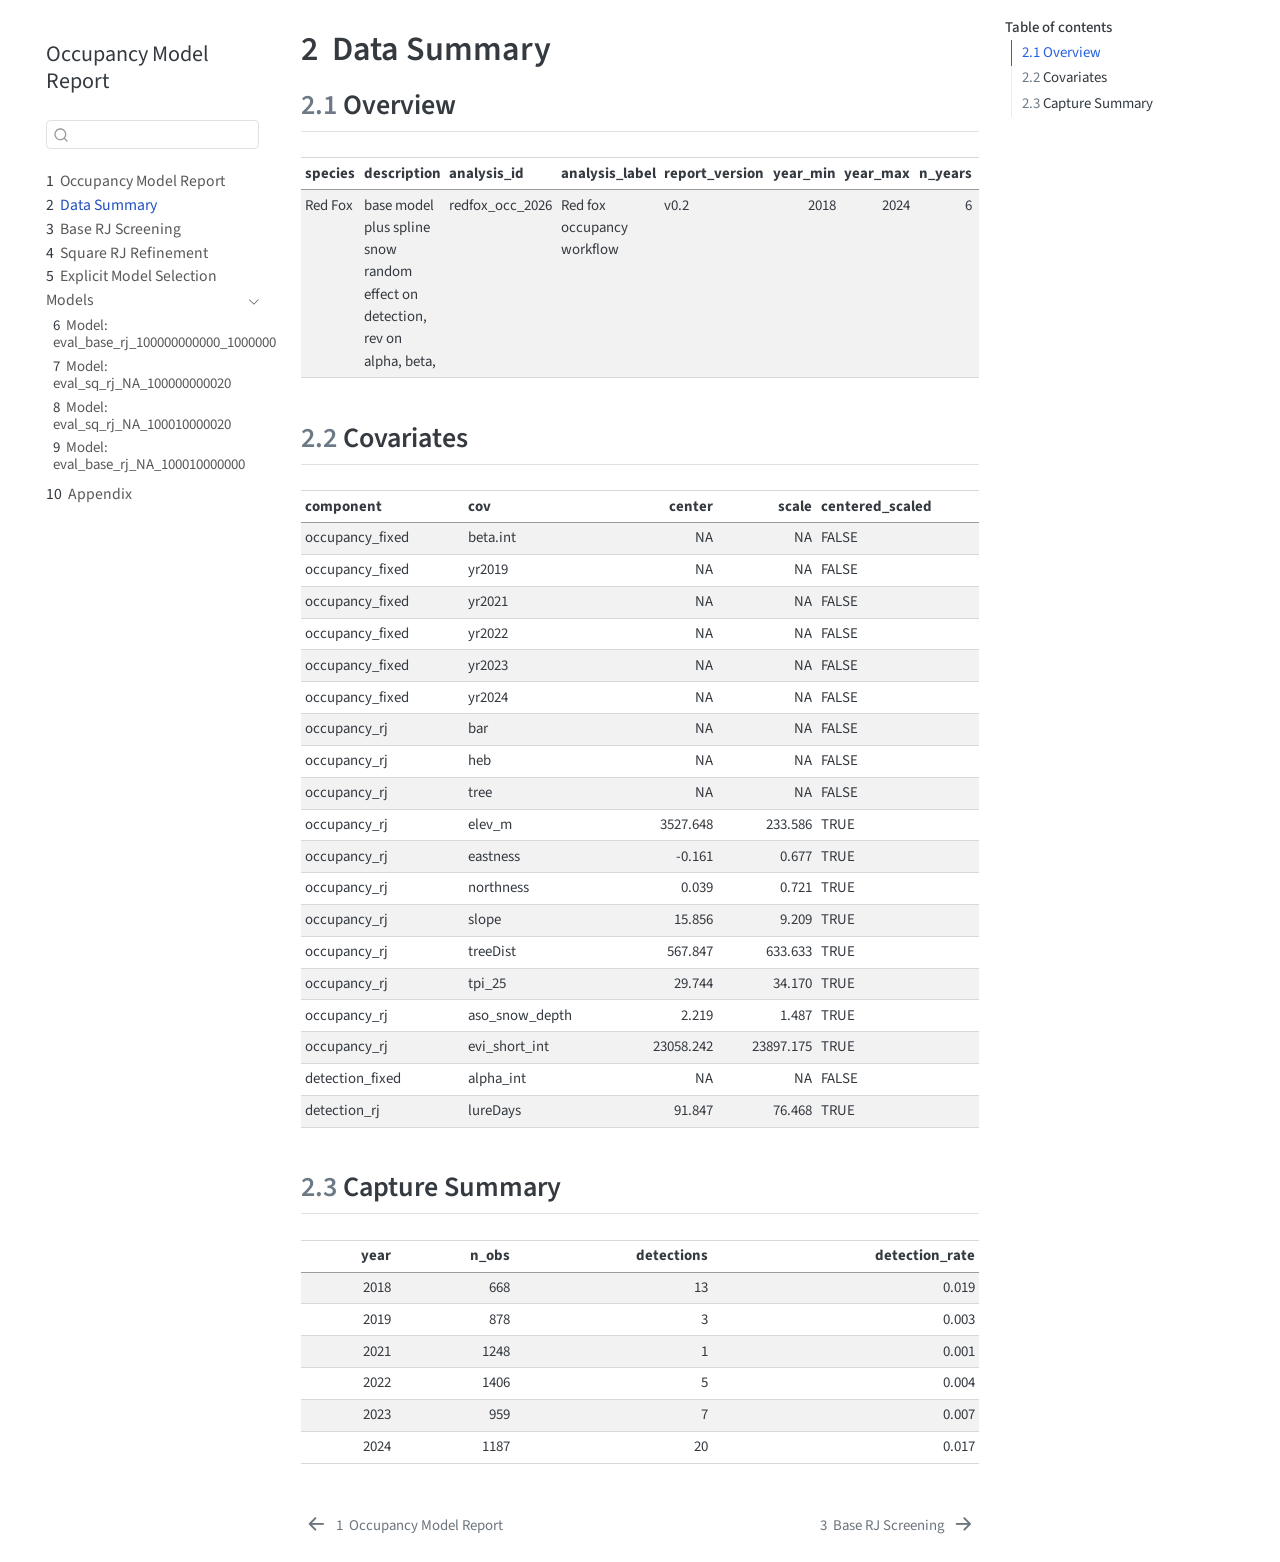
<file: 01_data_summary.html>
<!DOCTYPE html>
<html xmlns="http://www.w3.org/1999/xhtml" lang="en" xml:lang="en"><head>

<meta charset="utf-8">
<meta name="generator" content="quarto-1.8.25">

<meta name="viewport" content="width=device-width, initial-scale=1.0, user-scalable=yes">


<title>2&nbsp; Data Summary – Occupancy Model Report</title>
<style>
code{white-space: pre-wrap;}
span.smallcaps{font-variant: small-caps;}
div.columns{display: flex; gap: min(4vw, 1.5em);}
div.column{flex: auto; overflow-x: auto;}
div.hanging-indent{margin-left: 1.5em; text-indent: -1.5em;}
ul.task-list{list-style: none;}
ul.task-list li input[type="checkbox"] {
  width: 0.8em;
  margin: 0 0.8em 0.2em -1em; /* quarto-specific, see https://github.com/quarto-dev/quarto-cli/issues/4556 */ 
  vertical-align: middle;
}
</style>


<script src="site_libs/quarto-nav/quarto-nav.js"></script>
<script src="site_libs/quarto-nav/headroom.min.js"></script>
<script src="site_libs/clipboard/clipboard.min.js"></script>
<script src="site_libs/quarto-search/autocomplete.umd.js"></script>
<script src="site_libs/quarto-search/fuse.min.js"></script>
<script src="site_libs/quarto-search/quarto-search.js"></script>
<meta name="quarto:offset" content="./">
<link href="./02a_base_rj_screening.html" rel="next">
<link href="./index.html" rel="prev">
<script src="site_libs/quarto-html/quarto.js" type="module"></script>
<script src="site_libs/quarto-html/tabsets/tabsets.js" type="module"></script>
<script src="site_libs/quarto-html/axe/axe-check.js" type="module"></script>
<script src="site_libs/quarto-html/popper.min.js"></script>
<script src="site_libs/quarto-html/tippy.umd.min.js"></script>
<script src="site_libs/quarto-html/anchor.min.js"></script>
<link href="site_libs/quarto-html/tippy.css" rel="stylesheet">
<link href="site_libs/quarto-html/quarto-syntax-highlighting-7b89279ff1a6dce999919e0e67d4d9ec.css" rel="stylesheet" id="quarto-text-highlighting-styles">
<script src="site_libs/bootstrap/bootstrap.min.js"></script>
<link href="site_libs/bootstrap/bootstrap-icons.css" rel="stylesheet">
<link href="site_libs/bootstrap/bootstrap-c3b609960432dcc427247b2e11e7ddc9.min.css" rel="stylesheet" append-hash="true" id="quarto-bootstrap" data-mode="light">
<script id="quarto-search-options" type="application/json">{
  "location": "sidebar",
  "copy-button": false,
  "collapse-after": 3,
  "panel-placement": "start",
  "type": "textbox",
  "limit": 50,
  "keyboard-shortcut": [
    "f",
    "/",
    "s"
  ],
  "show-item-context": false,
  "language": {
    "search-no-results-text": "No results",
    "search-matching-documents-text": "matching documents",
    "search-copy-link-title": "Copy link to search",
    "search-hide-matches-text": "Hide additional matches",
    "search-more-match-text": "more match in this document",
    "search-more-matches-text": "more matches in this document",
    "search-clear-button-title": "Clear",
    "search-text-placeholder": "",
    "search-detached-cancel-button-title": "Cancel",
    "search-submit-button-title": "Submit",
    "search-label": "Search"
  }
}</script>


</head>

<body class="nav-sidebar floating quarto-light">

<div id="quarto-search-results"></div>
  <header id="quarto-header" class="headroom fixed-top">
  <nav class="quarto-secondary-nav">
    <div class="container-fluid d-flex">
      <button type="button" class="quarto-btn-toggle btn" data-bs-toggle="collapse" role="button" data-bs-target=".quarto-sidebar-collapse-item" aria-controls="quarto-sidebar" aria-expanded="false" aria-label="Toggle sidebar navigation" onclick="if (window.quartoToggleHeadroom) { window.quartoToggleHeadroom(); }">
        <i class="bi bi-layout-text-sidebar-reverse"></i>
      </button>
        <nav class="quarto-page-breadcrumbs" aria-label="breadcrumb"><ol class="breadcrumb"><li class="breadcrumb-item"><a href="./01_data_summary.html"><span class="chapter-number">2</span>&nbsp; <span class="chapter-title">Data Summary</span></a></li></ol></nav>
        <a class="flex-grow-1" role="navigation" data-bs-toggle="collapse" data-bs-target=".quarto-sidebar-collapse-item" aria-controls="quarto-sidebar" aria-expanded="false" aria-label="Toggle sidebar navigation" onclick="if (window.quartoToggleHeadroom) { window.quartoToggleHeadroom(); }">      
        </a>
      <button type="button" class="btn quarto-search-button" aria-label="Search" onclick="window.quartoOpenSearch();">
        <i class="bi bi-search"></i>
      </button>
    </div>
  </nav>
</header>
<!-- content -->
<div id="quarto-content" class="quarto-container page-columns page-rows-contents page-layout-article">
<!-- sidebar -->
  <nav id="quarto-sidebar" class="sidebar collapse collapse-horizontal quarto-sidebar-collapse-item sidebar-navigation floating overflow-auto">
    <div class="pt-lg-2 mt-2 text-left sidebar-header sidebar-header-stacked">
      <a href="./index.html" class="sidebar-logo-link">
      </a>
    <div class="sidebar-title mb-0 py-0">
      <a href="./">Occupancy Model Report</a> 
    </div>
      </div>
        <div class="mt-2 flex-shrink-0 align-items-center">
        <div class="sidebar-search">
        <div id="quarto-search" class="" title="Search"></div>
        </div>
        </div>
    <div class="sidebar-menu-container"> 
    <ul class="list-unstyled mt-1">
        <li class="sidebar-item">
  <div class="sidebar-item-container"> 
  <a href="./index.html" class="sidebar-item-text sidebar-link">
 <span class="menu-text"><span class="chapter-number">1</span>&nbsp; <span class="chapter-title">Occupancy Model Report</span></span></a>
  </div>
</li>
        <li class="sidebar-item">
  <div class="sidebar-item-container"> 
  <a href="./01_data_summary.html" class="sidebar-item-text sidebar-link active">
 <span class="menu-text"><span class="chapter-number">2</span>&nbsp; <span class="chapter-title">Data Summary</span></span></a>
  </div>
</li>
        <li class="sidebar-item">
  <div class="sidebar-item-container"> 
  <a href="./02a_base_rj_screening.html" class="sidebar-item-text sidebar-link">
 <span class="menu-text"><span class="chapter-number">3</span>&nbsp; <span class="chapter-title">Base RJ Screening</span></span></a>
  </div>
</li>
        <li class="sidebar-item">
  <div class="sidebar-item-container"> 
  <a href="./02b_square_rj_refinement.html" class="sidebar-item-text sidebar-link">
 <span class="menu-text"><span class="chapter-number">4</span>&nbsp; <span class="chapter-title">Square RJ Refinement</span></span></a>
  </div>
</li>
        <li class="sidebar-item">
  <div class="sidebar-item-container"> 
  <a href="./03_explicit_model_selection.html" class="sidebar-item-text sidebar-link">
 <span class="menu-text"><span class="chapter-number">5</span>&nbsp; <span class="chapter-title">Explicit Model Selection</span></span></a>
  </div>
</li>
        <li class="sidebar-item sidebar-item-section">
      <div class="sidebar-item-container"> 
            <a class="sidebar-item-text sidebar-link text-start" data-bs-toggle="collapse" data-bs-target="#quarto-sidebar-section-1" role="navigation" aria-expanded="true">
 <span class="menu-text">Models</span></a>
          <a class="sidebar-item-toggle text-start" data-bs-toggle="collapse" data-bs-target="#quarto-sidebar-section-1" role="navigation" aria-expanded="true" aria-label="Toggle section">
            <i class="bi bi-chevron-right ms-2"></i>
          </a> 
      </div>
      <ul id="quarto-sidebar-section-1" class="collapse list-unstyled sidebar-section depth1 show">  
          <li class="sidebar-item">
  <div class="sidebar-item-container"> 
  <a href="./06_model_01_eval_base_rj_100000000000_100000000000.html" class="sidebar-item-text sidebar-link">
 <span class="menu-text"><span class="chapter-number">6</span>&nbsp; <span class="chapter-title">Model: eval_base_rj_100000000000_100000000000</span></span></a>
  </div>
</li>
          <li class="sidebar-item">
  <div class="sidebar-item-container"> 
  <a href="./06_model_02_eval_sq_rj_NA_100000000020.html" class="sidebar-item-text sidebar-link">
 <span class="menu-text"><span class="chapter-number">7</span>&nbsp; <span class="chapter-title">Model: eval_sq_rj_NA_100000000020</span></span></a>
  </div>
</li>
          <li class="sidebar-item">
  <div class="sidebar-item-container"> 
  <a href="./06_model_03_eval_sq_rj_NA_100010000020.html" class="sidebar-item-text sidebar-link">
 <span class="menu-text"><span class="chapter-number">8</span>&nbsp; <span class="chapter-title">Model: eval_sq_rj_NA_100010000020</span></span></a>
  </div>
</li>
          <li class="sidebar-item">
  <div class="sidebar-item-container"> 
  <a href="./06_model_04_eval_base_rj_NA_100010000000.html" class="sidebar-item-text sidebar-link">
 <span class="menu-text"><span class="chapter-number">9</span>&nbsp; <span class="chapter-title">Model: eval_base_rj_NA_100010000000</span></span></a>
  </div>
</li>
      </ul>
  </li>
        <li class="sidebar-item">
  <div class="sidebar-item-container"> 
  <a href="./99_appendix.html" class="sidebar-item-text sidebar-link">
 <span class="menu-text"><span class="chapter-number">10</span>&nbsp; <span class="chapter-title">Appendix</span></span></a>
  </div>
</li>
    </ul>
    </div>
</nav>
<div id="quarto-sidebar-glass" class="quarto-sidebar-collapse-item" data-bs-toggle="collapse" data-bs-target=".quarto-sidebar-collapse-item"></div>
<!-- margin-sidebar -->
    <div id="quarto-margin-sidebar" class="sidebar margin-sidebar">
        <nav id="TOC" role="doc-toc" class="toc-active">
    <h2 id="toc-title">Table of contents</h2>
   
  <ul>
  <li><a href="#overview" id="toc-overview" class="nav-link active" data-scroll-target="#overview"><span class="header-section-number">2.1</span> Overview</a></li>
  <li><a href="#covariates" id="toc-covariates" class="nav-link" data-scroll-target="#covariates"><span class="header-section-number">2.2</span> Covariates</a></li>
  <li><a href="#capture-summary" id="toc-capture-summary" class="nav-link" data-scroll-target="#capture-summary"><span class="header-section-number">2.3</span> Capture Summary</a></li>
  </ul>
</nav>
    </div>
<!-- main -->
<main class="content" id="quarto-document-content">

<header id="title-block-header" class="quarto-title-block default">
<div class="quarto-title">
<h1 class="title"><span class="chapter-number">2</span>&nbsp; <span class="chapter-title">Data Summary</span></h1>
</div>



<div class="quarto-title-meta">

    
  
    
  </div>
  


</header>


<section id="overview" class="level2" data-number="2.1">
<h2 data-number="2.1" class="anchored" data-anchor-id="overview"><span class="header-section-number">2.1</span> Overview</h2>
<div class="cell">
<div class="cell-output-display">
<table class="caption-top table table-sm table-striped small">
<colgroup>
<col style="width: 2%">
<col style="width: 27%">
<col style="width: 5%">
<col style="width: 9%">
<col style="width: 5%">
<col style="width: 3%">
<col style="width: 3%">
<col style="width: 2%">
<col style="width: 2%">
<col style="width: 2%">
<col style="width: 4%">
<col style="width: 4%">
<col style="width: 3%">
<col style="width: 4%">
<col style="width: 3%">
<col style="width: 4%">
<col style="width: 2%">
<col style="width: 3%">
<col style="width: 3%">
</colgroup>
<thead>
<tr class="header">
<th style="text-align: left;">species</th>
<th style="text-align: left;">description</th>
<th style="text-align: left;">analysis_id</th>
<th style="text-align: left;">analysis_label</th>
<th style="text-align: left;">report_version</th>
<th style="text-align: right;">year_min</th>
<th style="text-align: right;">year_max</th>
<th style="text-align: right;">n_years</th>
<th style="text-align: right;">n_sites</th>
<th style="text-align: right;">n_reps</th>
<th style="text-align: right;">n_detections</th>
<th style="text-align: right;">n_occ_fixed</th>
<th style="text-align: right;">n_occ_rj</th>
<th style="text-align: right;">n_det_fixed</th>
<th style="text-align: right;">n_det_rj</th>
<th style="text-align: right;">n_post_total</th>
<th style="text-align: right;">n_burn</th>
<th style="text-align: right;">chunk_size</th>
<th style="text-align: right;">n_chunks</th>
</tr>
</thead>
<tbody>
<tr class="odd">
<td style="text-align: left;">Red Fox</td>
<td style="text-align: left;">base model plus spline snow random effect on detection, rev on alpha, beta,</td>
<td style="text-align: left;">redfox_occ_2026</td>
<td style="text-align: left;">Red fox occupancy workflow</td>
<td style="text-align: left;">v0.2</td>
<td style="text-align: right;">2018</td>
<td style="text-align: right;">2024</td>
<td style="text-align: right;">6</td>
<td style="text-align: right;">193</td>
<td style="text-align: right;">6346</td>
<td style="text-align: right;">45</td>
<td style="text-align: right;">6</td>
<td style="text-align: right;">11</td>
<td style="text-align: right;">1</td>
<td style="text-align: right;">1</td>
<td style="text-align: right;">150000</td>
<td style="text-align: right;">10000</td>
<td style="text-align: right;">10000</td>
<td style="text-align: right;">15</td>
</tr>
</tbody>
</table>
</div>
</div>
</section>
<section id="covariates" class="level2" data-number="2.2">
<h2 data-number="2.2" class="anchored" data-anchor-id="covariates"><span class="header-section-number">2.2</span> Covariates</h2>
<div class="cell">
<div class="cell-output-display">
<table class="caption-top table table-sm table-striped small">
<colgroup>
<col style="width: 23%">
<col style="width: 22%">
<col style="width: 14%">
<col style="width: 14%">
<col style="width: 23%">
</colgroup>
<thead>
<tr class="header">
<th style="text-align: left;">component</th>
<th style="text-align: left;">cov</th>
<th style="text-align: right;">center</th>
<th style="text-align: right;">scale</th>
<th style="text-align: left;">centered_scaled</th>
</tr>
</thead>
<tbody>
<tr class="odd">
<td style="text-align: left;">occupancy_fixed</td>
<td style="text-align: left;">beta.int</td>
<td style="text-align: right;">NA</td>
<td style="text-align: right;">NA</td>
<td style="text-align: left;">FALSE</td>
</tr>
<tr class="even">
<td style="text-align: left;">occupancy_fixed</td>
<td style="text-align: left;">yr2019</td>
<td style="text-align: right;">NA</td>
<td style="text-align: right;">NA</td>
<td style="text-align: left;">FALSE</td>
</tr>
<tr class="odd">
<td style="text-align: left;">occupancy_fixed</td>
<td style="text-align: left;">yr2021</td>
<td style="text-align: right;">NA</td>
<td style="text-align: right;">NA</td>
<td style="text-align: left;">FALSE</td>
</tr>
<tr class="even">
<td style="text-align: left;">occupancy_fixed</td>
<td style="text-align: left;">yr2022</td>
<td style="text-align: right;">NA</td>
<td style="text-align: right;">NA</td>
<td style="text-align: left;">FALSE</td>
</tr>
<tr class="odd">
<td style="text-align: left;">occupancy_fixed</td>
<td style="text-align: left;">yr2023</td>
<td style="text-align: right;">NA</td>
<td style="text-align: right;">NA</td>
<td style="text-align: left;">FALSE</td>
</tr>
<tr class="even">
<td style="text-align: left;">occupancy_fixed</td>
<td style="text-align: left;">yr2024</td>
<td style="text-align: right;">NA</td>
<td style="text-align: right;">NA</td>
<td style="text-align: left;">FALSE</td>
</tr>
<tr class="odd">
<td style="text-align: left;">occupancy_rj</td>
<td style="text-align: left;">bar</td>
<td style="text-align: right;">NA</td>
<td style="text-align: right;">NA</td>
<td style="text-align: left;">FALSE</td>
</tr>
<tr class="even">
<td style="text-align: left;">occupancy_rj</td>
<td style="text-align: left;">heb</td>
<td style="text-align: right;">NA</td>
<td style="text-align: right;">NA</td>
<td style="text-align: left;">FALSE</td>
</tr>
<tr class="odd">
<td style="text-align: left;">occupancy_rj</td>
<td style="text-align: left;">tree</td>
<td style="text-align: right;">NA</td>
<td style="text-align: right;">NA</td>
<td style="text-align: left;">FALSE</td>
</tr>
<tr class="even">
<td style="text-align: left;">occupancy_rj</td>
<td style="text-align: left;">elev_m</td>
<td style="text-align: right;">3527.648</td>
<td style="text-align: right;">233.586</td>
<td style="text-align: left;">TRUE</td>
</tr>
<tr class="odd">
<td style="text-align: left;">occupancy_rj</td>
<td style="text-align: left;">eastness</td>
<td style="text-align: right;">-0.161</td>
<td style="text-align: right;">0.677</td>
<td style="text-align: left;">TRUE</td>
</tr>
<tr class="even">
<td style="text-align: left;">occupancy_rj</td>
<td style="text-align: left;">northness</td>
<td style="text-align: right;">0.039</td>
<td style="text-align: right;">0.721</td>
<td style="text-align: left;">TRUE</td>
</tr>
<tr class="odd">
<td style="text-align: left;">occupancy_rj</td>
<td style="text-align: left;">slope</td>
<td style="text-align: right;">15.856</td>
<td style="text-align: right;">9.209</td>
<td style="text-align: left;">TRUE</td>
</tr>
<tr class="even">
<td style="text-align: left;">occupancy_rj</td>
<td style="text-align: left;">treeDist</td>
<td style="text-align: right;">567.847</td>
<td style="text-align: right;">633.633</td>
<td style="text-align: left;">TRUE</td>
</tr>
<tr class="odd">
<td style="text-align: left;">occupancy_rj</td>
<td style="text-align: left;">tpi_25</td>
<td style="text-align: right;">29.744</td>
<td style="text-align: right;">34.170</td>
<td style="text-align: left;">TRUE</td>
</tr>
<tr class="even">
<td style="text-align: left;">occupancy_rj</td>
<td style="text-align: left;">aso_snow_depth</td>
<td style="text-align: right;">2.219</td>
<td style="text-align: right;">1.487</td>
<td style="text-align: left;">TRUE</td>
</tr>
<tr class="odd">
<td style="text-align: left;">occupancy_rj</td>
<td style="text-align: left;">evi_short_int</td>
<td style="text-align: right;">23058.242</td>
<td style="text-align: right;">23897.175</td>
<td style="text-align: left;">TRUE</td>
</tr>
<tr class="even">
<td style="text-align: left;">detection_fixed</td>
<td style="text-align: left;">alpha_int</td>
<td style="text-align: right;">NA</td>
<td style="text-align: right;">NA</td>
<td style="text-align: left;">FALSE</td>
</tr>
<tr class="odd">
<td style="text-align: left;">detection_rj</td>
<td style="text-align: left;">lureDays</td>
<td style="text-align: right;">91.847</td>
<td style="text-align: right;">76.468</td>
<td style="text-align: left;">TRUE</td>
</tr>
</tbody>
</table>
</div>
</div>
</section>
<section id="capture-summary" class="level2" data-number="2.3">
<h2 data-number="2.3" class="anchored" data-anchor-id="capture-summary"><span class="header-section-number">2.3</span> Capture Summary</h2>
<div class="cell">
<div class="cell-output-display">
<table class="caption-top table table-sm table-striped small">
<thead>
<tr class="header">
<th style="text-align: right;">year</th>
<th style="text-align: right;">n_obs</th>
<th style="text-align: right;">detections</th>
<th style="text-align: right;">detection_rate</th>
</tr>
</thead>
<tbody>
<tr class="odd">
<td style="text-align: right;">2018</td>
<td style="text-align: right;">668</td>
<td style="text-align: right;">13</td>
<td style="text-align: right;">0.019</td>
</tr>
<tr class="even">
<td style="text-align: right;">2019</td>
<td style="text-align: right;">878</td>
<td style="text-align: right;">3</td>
<td style="text-align: right;">0.003</td>
</tr>
<tr class="odd">
<td style="text-align: right;">2021</td>
<td style="text-align: right;">1248</td>
<td style="text-align: right;">1</td>
<td style="text-align: right;">0.001</td>
</tr>
<tr class="even">
<td style="text-align: right;">2022</td>
<td style="text-align: right;">1406</td>
<td style="text-align: right;">5</td>
<td style="text-align: right;">0.004</td>
</tr>
<tr class="odd">
<td style="text-align: right;">2023</td>
<td style="text-align: right;">959</td>
<td style="text-align: right;">7</td>
<td style="text-align: right;">0.007</td>
</tr>
<tr class="even">
<td style="text-align: right;">2024</td>
<td style="text-align: right;">1187</td>
<td style="text-align: right;">20</td>
<td style="text-align: right;">0.017</td>
</tr>
</tbody>
</table>
</div>
</div>


</section>

</main> <!-- /main -->
<script id="quarto-html-after-body" type="application/javascript">
  window.document.addEventListener("DOMContentLoaded", function (event) {
    const icon = "";
    const anchorJS = new window.AnchorJS();
    anchorJS.options = {
      placement: 'right',
      icon: icon
    };
    anchorJS.add('.anchored');
    const isCodeAnnotation = (el) => {
      for (const clz of el.classList) {
        if (clz.startsWith('code-annotation-')) {                     
          return true;
        }
      }
      return false;
    }
    const onCopySuccess = function(e) {
      // button target
      const button = e.trigger;
      // don't keep focus
      button.blur();
      // flash "checked"
      button.classList.add('code-copy-button-checked');
      var currentTitle = button.getAttribute("title");
      button.setAttribute("title", "Copied!");
      let tooltip;
      if (window.bootstrap) {
        button.setAttribute("data-bs-toggle", "tooltip");
        button.setAttribute("data-bs-placement", "left");
        button.setAttribute("data-bs-title", "Copied!");
        tooltip = new bootstrap.Tooltip(button, 
          { trigger: "manual", 
            customClass: "code-copy-button-tooltip",
            offset: [0, -8]});
        tooltip.show();    
      }
      setTimeout(function() {
        if (tooltip) {
          tooltip.hide();
          button.removeAttribute("data-bs-title");
          button.removeAttribute("data-bs-toggle");
          button.removeAttribute("data-bs-placement");
        }
        button.setAttribute("title", currentTitle);
        button.classList.remove('code-copy-button-checked');
      }, 1000);
      // clear code selection
      e.clearSelection();
    }
    const getTextToCopy = function(trigger) {
      const outerScaffold = trigger.parentElement.cloneNode(true);
      const codeEl = outerScaffold.querySelector('code');
      for (const childEl of codeEl.children) {
        if (isCodeAnnotation(childEl)) {
          childEl.remove();
        }
      }
      return codeEl.innerText;
    }
    const clipboard = new window.ClipboardJS('.code-copy-button:not([data-in-quarto-modal])', {
      text: getTextToCopy
    });
    clipboard.on('success', onCopySuccess);
    if (window.document.getElementById('quarto-embedded-source-code-modal')) {
      const clipboardModal = new window.ClipboardJS('.code-copy-button[data-in-quarto-modal]', {
        text: getTextToCopy,
        container: window.document.getElementById('quarto-embedded-source-code-modal')
      });
      clipboardModal.on('success', onCopySuccess);
    }
      var localhostRegex = new RegExp(/^(?:http|https):\/\/localhost\:?[0-9]*\//);
      var mailtoRegex = new RegExp(/^mailto:/);
        var filterRegex = new RegExp('/' + window.location.host + '/');
      var isInternal = (href) => {
          return filterRegex.test(href) || localhostRegex.test(href) || mailtoRegex.test(href);
      }
      // Inspect non-navigation links and adorn them if external
     var links = window.document.querySelectorAll('a[href]:not(.nav-link):not(.navbar-brand):not(.toc-action):not(.sidebar-link):not(.sidebar-item-toggle):not(.pagination-link):not(.no-external):not([aria-hidden]):not(.dropdown-item):not(.quarto-navigation-tool):not(.about-link)');
      for (var i=0; i<links.length; i++) {
        const link = links[i];
        if (!isInternal(link.href)) {
          // undo the damage that might have been done by quarto-nav.js in the case of
          // links that we want to consider external
          if (link.dataset.originalHref !== undefined) {
            link.href = link.dataset.originalHref;
          }
        }
      }
    function tippyHover(el, contentFn, onTriggerFn, onUntriggerFn) {
      const config = {
        allowHTML: true,
        maxWidth: 500,
        delay: 100,
        arrow: false,
        appendTo: function(el) {
            return el.parentElement;
        },
        interactive: true,
        interactiveBorder: 10,
        theme: 'quarto',
        placement: 'bottom-start',
      };
      if (contentFn) {
        config.content = contentFn;
      }
      if (onTriggerFn) {
        config.onTrigger = onTriggerFn;
      }
      if (onUntriggerFn) {
        config.onUntrigger = onUntriggerFn;
      }
      window.tippy(el, config); 
    }
    const noterefs = window.document.querySelectorAll('a[role="doc-noteref"]');
    for (var i=0; i<noterefs.length; i++) {
      const ref = noterefs[i];
      tippyHover(ref, function() {
        // use id or data attribute instead here
        let href = ref.getAttribute('data-footnote-href') || ref.getAttribute('href');
        try { href = new URL(href).hash; } catch {}
        const id = href.replace(/^#\/?/, "");
        const note = window.document.getElementById(id);
        if (note) {
          return note.innerHTML;
        } else {
          return "";
        }
      });
    }
    const xrefs = window.document.querySelectorAll('a.quarto-xref');
    const processXRef = (id, note) => {
      // Strip column container classes
      const stripColumnClz = (el) => {
        el.classList.remove("page-full", "page-columns");
        if (el.children) {
          for (const child of el.children) {
            stripColumnClz(child);
          }
        }
      }
      stripColumnClz(note)
      if (id === null || id.startsWith('sec-')) {
        // Special case sections, only their first couple elements
        const container = document.createElement("div");
        if (note.children && note.children.length > 2) {
          container.appendChild(note.children[0].cloneNode(true));
          for (let i = 1; i < note.children.length; i++) {
            const child = note.children[i];
            if (child.tagName === "P" && child.innerText === "") {
              continue;
            } else {
              container.appendChild(child.cloneNode(true));
              break;
            }
          }
          if (window.Quarto?.typesetMath) {
            window.Quarto.typesetMath(container);
          }
          return container.innerHTML
        } else {
          if (window.Quarto?.typesetMath) {
            window.Quarto.typesetMath(note);
          }
          return note.innerHTML;
        }
      } else {
        // Remove any anchor links if they are present
        const anchorLink = note.querySelector('a.anchorjs-link');
        if (anchorLink) {
          anchorLink.remove();
        }
        if (window.Quarto?.typesetMath) {
          window.Quarto.typesetMath(note);
        }
        if (note.classList.contains("callout")) {
          return note.outerHTML;
        } else {
          return note.innerHTML;
        }
      }
    }
    for (var i=0; i<xrefs.length; i++) {
      const xref = xrefs[i];
      tippyHover(xref, undefined, function(instance) {
        instance.disable();
        let url = xref.getAttribute('href');
        let hash = undefined; 
        if (url.startsWith('#')) {
          hash = url;
        } else {
          try { hash = new URL(url).hash; } catch {}
        }
        if (hash) {
          const id = hash.replace(/^#\/?/, "");
          const note = window.document.getElementById(id);
          if (note !== null) {
            try {
              const html = processXRef(id, note.cloneNode(true));
              instance.setContent(html);
            } finally {
              instance.enable();
              instance.show();
            }
          } else {
            // See if we can fetch this
            fetch(url.split('#')[0])
            .then(res => res.text())
            .then(html => {
              const parser = new DOMParser();
              const htmlDoc = parser.parseFromString(html, "text/html");
              const note = htmlDoc.getElementById(id);
              if (note !== null) {
                const html = processXRef(id, note);
                instance.setContent(html);
              } 
            }).finally(() => {
              instance.enable();
              instance.show();
            });
          }
        } else {
          // See if we can fetch a full url (with no hash to target)
          // This is a special case and we should probably do some content thinning / targeting
          fetch(url)
          .then(res => res.text())
          .then(html => {
            const parser = new DOMParser();
            const htmlDoc = parser.parseFromString(html, "text/html");
            const note = htmlDoc.querySelector('main.content');
            if (note !== null) {
              // This should only happen for chapter cross references
              // (since there is no id in the URL)
              // remove the first header
              if (note.children.length > 0 && note.children[0].tagName === "HEADER") {
                note.children[0].remove();
              }
              const html = processXRef(null, note);
              instance.setContent(html);
            } 
          }).finally(() => {
            instance.enable();
            instance.show();
          });
        }
      }, function(instance) {
      });
    }
        let selectedAnnoteEl;
        const selectorForAnnotation = ( cell, annotation) => {
          let cellAttr = 'data-code-cell="' + cell + '"';
          let lineAttr = 'data-code-annotation="' +  annotation + '"';
          const selector = 'span[' + cellAttr + '][' + lineAttr + ']';
          return selector;
        }
        const selectCodeLines = (annoteEl) => {
          const doc = window.document;
          const targetCell = annoteEl.getAttribute("data-target-cell");
          const targetAnnotation = annoteEl.getAttribute("data-target-annotation");
          const annoteSpan = window.document.querySelector(selectorForAnnotation(targetCell, targetAnnotation));
          const lines = annoteSpan.getAttribute("data-code-lines").split(",");
          const lineIds = lines.map((line) => {
            return targetCell + "-" + line;
          })
          let top = null;
          let height = null;
          let parent = null;
          if (lineIds.length > 0) {
              //compute the position of the single el (top and bottom and make a div)
              const el = window.document.getElementById(lineIds[0]);
              top = el.offsetTop;
              height = el.offsetHeight;
              parent = el.parentElement.parentElement;
            if (lineIds.length > 1) {
              const lastEl = window.document.getElementById(lineIds[lineIds.length - 1]);
              const bottom = lastEl.offsetTop + lastEl.offsetHeight;
              height = bottom - top;
            }
            if (top !== null && height !== null && parent !== null) {
              // cook up a div (if necessary) and position it 
              let div = window.document.getElementById("code-annotation-line-highlight");
              if (div === null) {
                div = window.document.createElement("div");
                div.setAttribute("id", "code-annotation-line-highlight");
                div.style.position = 'absolute';
                parent.appendChild(div);
              }
              div.style.top = top - 2 + "px";
              div.style.height = height + 4 + "px";
              div.style.left = 0;
              let gutterDiv = window.document.getElementById("code-annotation-line-highlight-gutter");
              if (gutterDiv === null) {
                gutterDiv = window.document.createElement("div");
                gutterDiv.setAttribute("id", "code-annotation-line-highlight-gutter");
                gutterDiv.style.position = 'absolute';
                const codeCell = window.document.getElementById(targetCell);
                const gutter = codeCell.querySelector('.code-annotation-gutter');
                gutter.appendChild(gutterDiv);
              }
              gutterDiv.style.top = top - 2 + "px";
              gutterDiv.style.height = height + 4 + "px";
            }
            selectedAnnoteEl = annoteEl;
          }
        };
        const unselectCodeLines = () => {
          const elementsIds = ["code-annotation-line-highlight", "code-annotation-line-highlight-gutter"];
          elementsIds.forEach((elId) => {
            const div = window.document.getElementById(elId);
            if (div) {
              div.remove();
            }
          });
          selectedAnnoteEl = undefined;
        };
          // Handle positioning of the toggle
      window.addEventListener(
        "resize",
        throttle(() => {
          elRect = undefined;
          if (selectedAnnoteEl) {
            selectCodeLines(selectedAnnoteEl);
          }
        }, 10)
      );
      function throttle(fn, ms) {
      let throttle = false;
      let timer;
        return (...args) => {
          if(!throttle) { // first call gets through
              fn.apply(this, args);
              throttle = true;
          } else { // all the others get throttled
              if(timer) clearTimeout(timer); // cancel #2
              timer = setTimeout(() => {
                fn.apply(this, args);
                timer = throttle = false;
              }, ms);
          }
        };
      }
        // Attach click handler to the DT
        const annoteDls = window.document.querySelectorAll('dt[data-target-cell]');
        for (const annoteDlNode of annoteDls) {
          annoteDlNode.addEventListener('click', (event) => {
            const clickedEl = event.target;
            if (clickedEl !== selectedAnnoteEl) {
              unselectCodeLines();
              const activeEl = window.document.querySelector('dt[data-target-cell].code-annotation-active');
              if (activeEl) {
                activeEl.classList.remove('code-annotation-active');
              }
              selectCodeLines(clickedEl);
              clickedEl.classList.add('code-annotation-active');
            } else {
              // Unselect the line
              unselectCodeLines();
              clickedEl.classList.remove('code-annotation-active');
            }
          });
        }
    const findCites = (el) => {
      const parentEl = el.parentElement;
      if (parentEl) {
        const cites = parentEl.dataset.cites;
        if (cites) {
          return {
            el,
            cites: cites.split(' ')
          };
        } else {
          return findCites(el.parentElement)
        }
      } else {
        return undefined;
      }
    };
    var bibliorefs = window.document.querySelectorAll('a[role="doc-biblioref"]');
    for (var i=0; i<bibliorefs.length; i++) {
      const ref = bibliorefs[i];
      const citeInfo = findCites(ref);
      if (citeInfo) {
        tippyHover(citeInfo.el, function() {
          var popup = window.document.createElement('div');
          citeInfo.cites.forEach(function(cite) {
            var citeDiv = window.document.createElement('div');
            citeDiv.classList.add('hanging-indent');
            citeDiv.classList.add('csl-entry');
            var biblioDiv = window.document.getElementById('ref-' + cite);
            if (biblioDiv) {
              citeDiv.innerHTML = biblioDiv.innerHTML;
            }
            popup.appendChild(citeDiv);
          });
          return popup.innerHTML;
        });
      }
    }
  });
  </script>
<nav class="page-navigation">
  <div class="nav-page nav-page-previous">
      <a href="./index.html" class="pagination-link" aria-label="Occupancy Model Report">
        <i class="bi bi-arrow-left-short"></i> <span class="nav-page-text"><span class="chapter-number">1</span>&nbsp; <span class="chapter-title">Occupancy Model Report</span></span>
      </a>          
  </div>
  <div class="nav-page nav-page-next">
      <a href="./02a_base_rj_screening.html" class="pagination-link" aria-label="Base RJ Screening">
        <span class="nav-page-text"><span class="chapter-number">3</span>&nbsp; <span class="chapter-title">Base RJ Screening</span></span> <i class="bi bi-arrow-right-short"></i>
      </a>
  </div>
</nav>
</div> <!-- /content -->




</body></html>
</file>
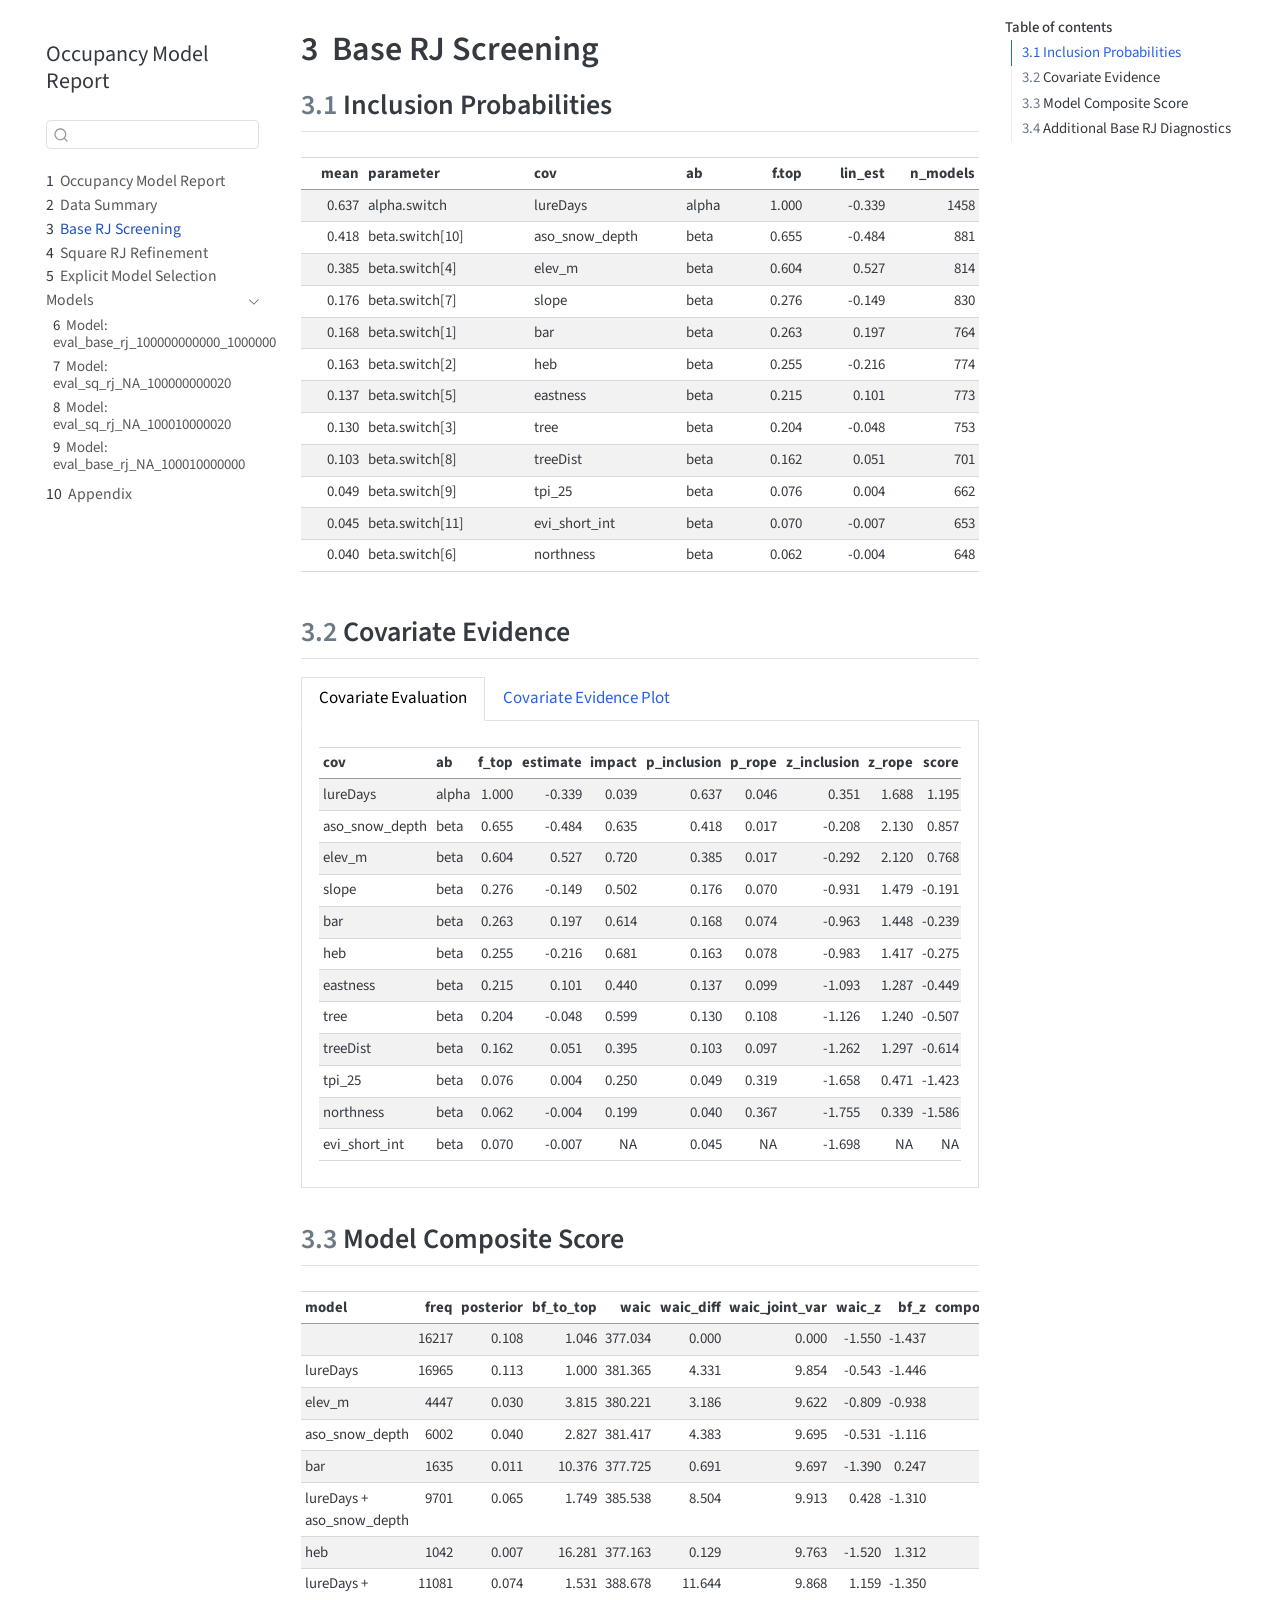
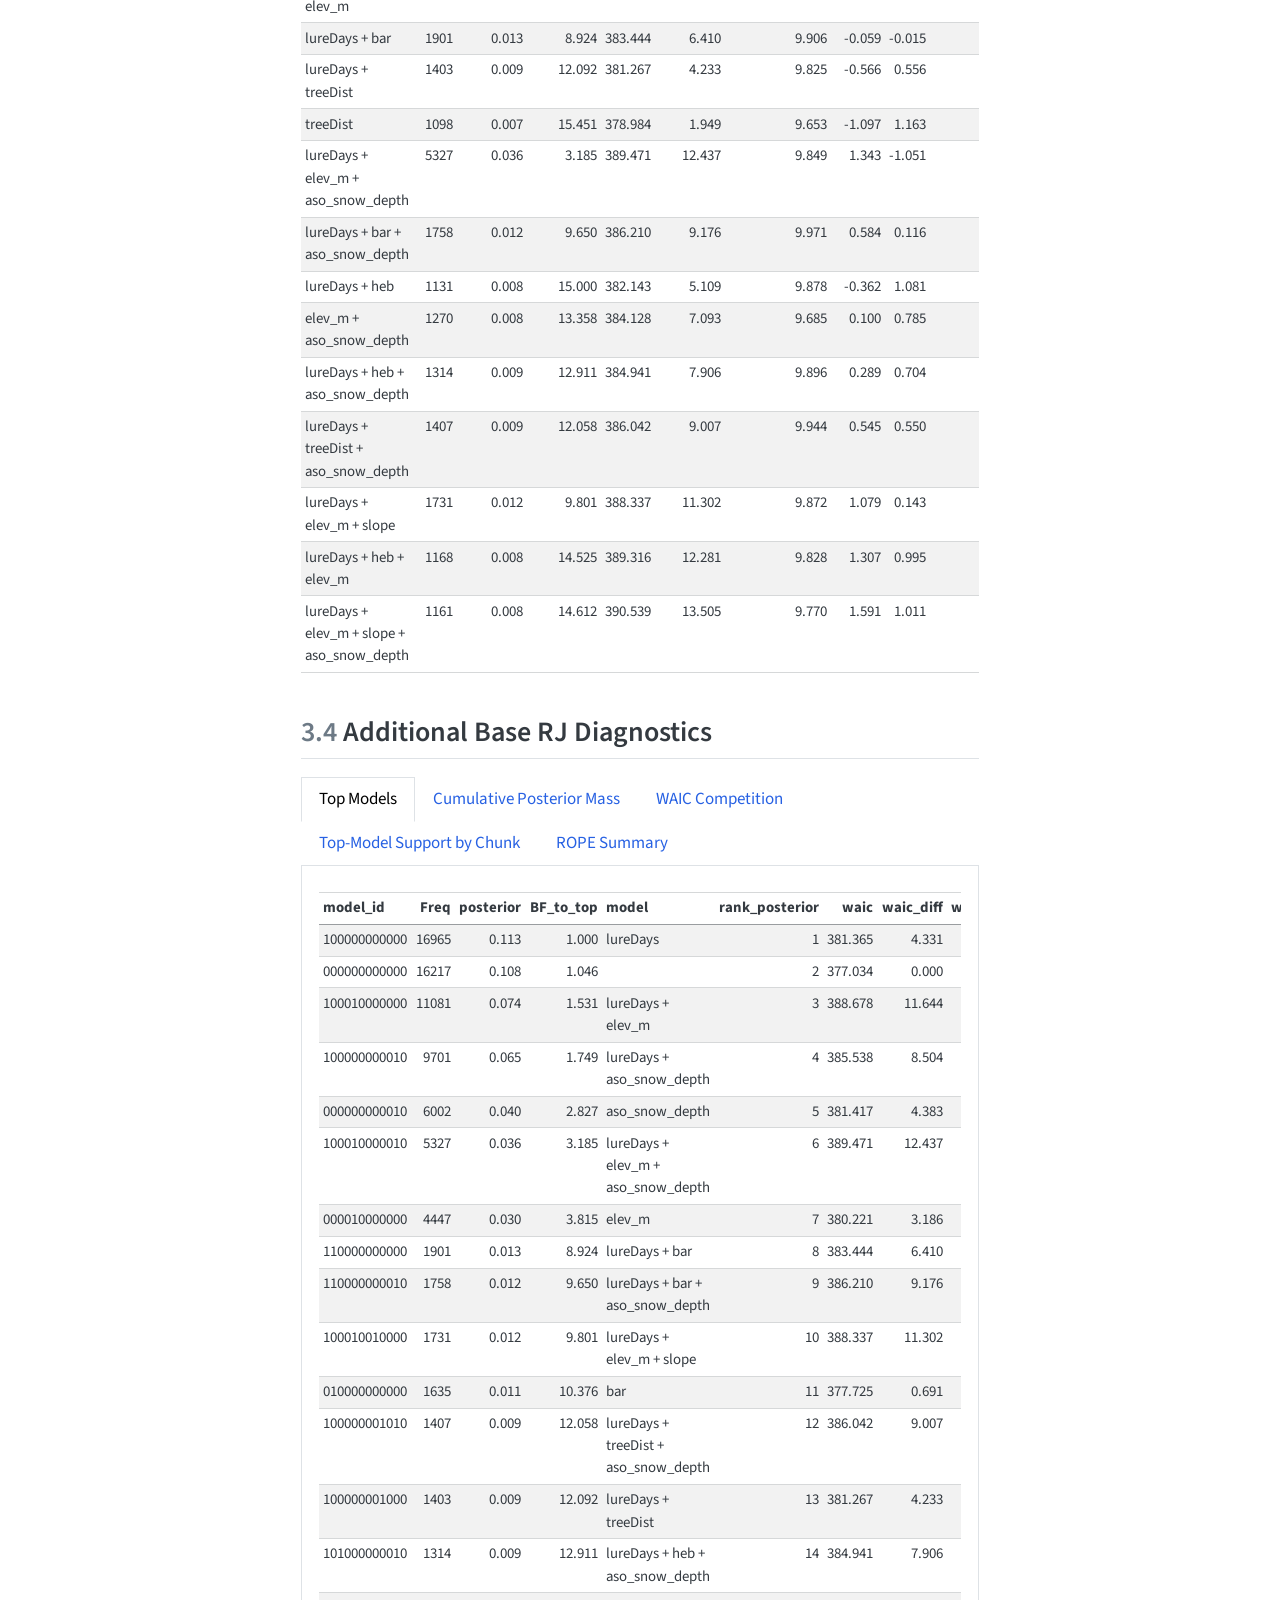
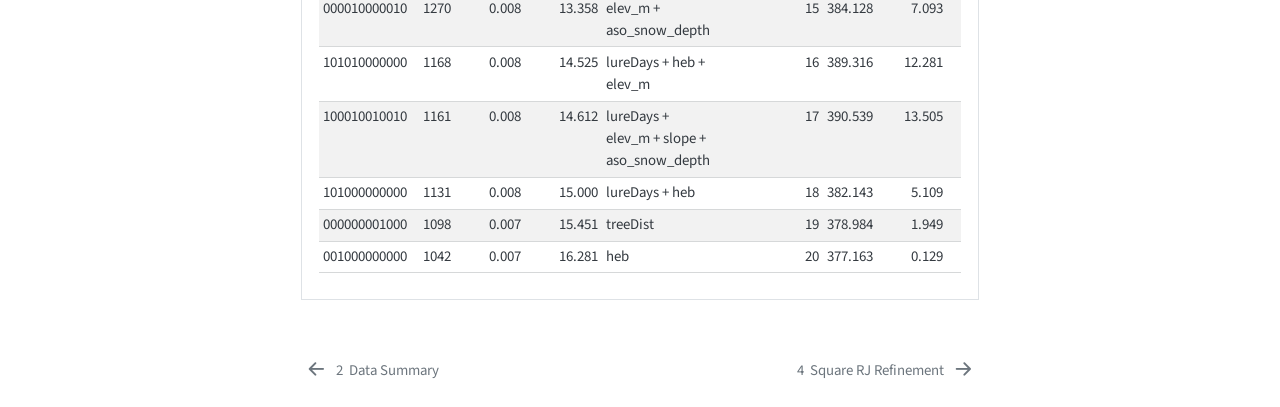
<file: 02a_base_rj_screening.html>
<!DOCTYPE html>
<html xmlns="http://www.w3.org/1999/xhtml" lang="en" xml:lang="en"><head>

<meta charset="utf-8">
<meta name="generator" content="quarto-1.8.25">

<meta name="viewport" content="width=device-width, initial-scale=1.0, user-scalable=yes">


<title>3&nbsp; Base RJ Screening – Occupancy Model Report</title>
<style>
code{white-space: pre-wrap;}
span.smallcaps{font-variant: small-caps;}
div.columns{display: flex; gap: min(4vw, 1.5em);}
div.column{flex: auto; overflow-x: auto;}
div.hanging-indent{margin-left: 1.5em; text-indent: -1.5em;}
ul.task-list{list-style: none;}
ul.task-list li input[type="checkbox"] {
  width: 0.8em;
  margin: 0 0.8em 0.2em -1em; /* quarto-specific, see https://github.com/quarto-dev/quarto-cli/issues/4556 */ 
  vertical-align: middle;
}
</style>


<script src="site_libs/quarto-nav/quarto-nav.js"></script>
<script src="site_libs/quarto-nav/headroom.min.js"></script>
<script src="site_libs/clipboard/clipboard.min.js"></script>
<script src="site_libs/quarto-search/autocomplete.umd.js"></script>
<script src="site_libs/quarto-search/fuse.min.js"></script>
<script src="site_libs/quarto-search/quarto-search.js"></script>
<meta name="quarto:offset" content="./">
<link href="./02b_square_rj_refinement.html" rel="next">
<link href="./01_data_summary.html" rel="prev">
<script src="site_libs/quarto-html/quarto.js" type="module"></script>
<script src="site_libs/quarto-html/tabsets/tabsets.js" type="module"></script>
<script src="site_libs/quarto-html/axe/axe-check.js" type="module"></script>
<script src="site_libs/quarto-html/popper.min.js"></script>
<script src="site_libs/quarto-html/tippy.umd.min.js"></script>
<script src="site_libs/quarto-html/anchor.min.js"></script>
<link href="site_libs/quarto-html/tippy.css" rel="stylesheet">
<link href="site_libs/quarto-html/quarto-syntax-highlighting-7b89279ff1a6dce999919e0e67d4d9ec.css" rel="stylesheet" id="quarto-text-highlighting-styles">
<script src="site_libs/bootstrap/bootstrap.min.js"></script>
<link href="site_libs/bootstrap/bootstrap-icons.css" rel="stylesheet">
<link href="site_libs/bootstrap/bootstrap-c3b609960432dcc427247b2e11e7ddc9.min.css" rel="stylesheet" append-hash="true" id="quarto-bootstrap" data-mode="light">
<script id="quarto-search-options" type="application/json">{
  "location": "sidebar",
  "copy-button": false,
  "collapse-after": 3,
  "panel-placement": "start",
  "type": "textbox",
  "limit": 50,
  "keyboard-shortcut": [
    "f",
    "/",
    "s"
  ],
  "show-item-context": false,
  "language": {
    "search-no-results-text": "No results",
    "search-matching-documents-text": "matching documents",
    "search-copy-link-title": "Copy link to search",
    "search-hide-matches-text": "Hide additional matches",
    "search-more-match-text": "more match in this document",
    "search-more-matches-text": "more matches in this document",
    "search-clear-button-title": "Clear",
    "search-text-placeholder": "",
    "search-detached-cancel-button-title": "Cancel",
    "search-submit-button-title": "Submit",
    "search-label": "Search"
  }
}</script>


</head>

<body class="nav-sidebar floating quarto-light">

<div id="quarto-search-results"></div>
  <header id="quarto-header" class="headroom fixed-top">
  <nav class="quarto-secondary-nav">
    <div class="container-fluid d-flex">
      <button type="button" class="quarto-btn-toggle btn" data-bs-toggle="collapse" role="button" data-bs-target=".quarto-sidebar-collapse-item" aria-controls="quarto-sidebar" aria-expanded="false" aria-label="Toggle sidebar navigation" onclick="if (window.quartoToggleHeadroom) { window.quartoToggleHeadroom(); }">
        <i class="bi bi-layout-text-sidebar-reverse"></i>
      </button>
        <nav class="quarto-page-breadcrumbs" aria-label="breadcrumb"><ol class="breadcrumb"><li class="breadcrumb-item"><a href="./02a_base_rj_screening.html"><span class="chapter-number">3</span>&nbsp; <span class="chapter-title">Base RJ Screening</span></a></li></ol></nav>
        <a class="flex-grow-1" role="navigation" data-bs-toggle="collapse" data-bs-target=".quarto-sidebar-collapse-item" aria-controls="quarto-sidebar" aria-expanded="false" aria-label="Toggle sidebar navigation" onclick="if (window.quartoToggleHeadroom) { window.quartoToggleHeadroom(); }">      
        </a>
      <button type="button" class="btn quarto-search-button" aria-label="Search" onclick="window.quartoOpenSearch();">
        <i class="bi bi-search"></i>
      </button>
    </div>
  </nav>
</header>
<!-- content -->
<div id="quarto-content" class="quarto-container page-columns page-rows-contents page-layout-article">
<!-- sidebar -->
  <nav id="quarto-sidebar" class="sidebar collapse collapse-horizontal quarto-sidebar-collapse-item sidebar-navigation floating overflow-auto">
    <div class="pt-lg-2 mt-2 text-left sidebar-header sidebar-header-stacked">
      <a href="./index.html" class="sidebar-logo-link">
      </a>
    <div class="sidebar-title mb-0 py-0">
      <a href="./">Occupancy Model Report</a> 
    </div>
      </div>
        <div class="mt-2 flex-shrink-0 align-items-center">
        <div class="sidebar-search">
        <div id="quarto-search" class="" title="Search"></div>
        </div>
        </div>
    <div class="sidebar-menu-container"> 
    <ul class="list-unstyled mt-1">
        <li class="sidebar-item">
  <div class="sidebar-item-container"> 
  <a href="./index.html" class="sidebar-item-text sidebar-link">
 <span class="menu-text"><span class="chapter-number">1</span>&nbsp; <span class="chapter-title">Occupancy Model Report</span></span></a>
  </div>
</li>
        <li class="sidebar-item">
  <div class="sidebar-item-container"> 
  <a href="./01_data_summary.html" class="sidebar-item-text sidebar-link">
 <span class="menu-text"><span class="chapter-number">2</span>&nbsp; <span class="chapter-title">Data Summary</span></span></a>
  </div>
</li>
        <li class="sidebar-item">
  <div class="sidebar-item-container"> 
  <a href="./02a_base_rj_screening.html" class="sidebar-item-text sidebar-link active">
 <span class="menu-text"><span class="chapter-number">3</span>&nbsp; <span class="chapter-title">Base RJ Screening</span></span></a>
  </div>
</li>
        <li class="sidebar-item">
  <div class="sidebar-item-container"> 
  <a href="./02b_square_rj_refinement.html" class="sidebar-item-text sidebar-link">
 <span class="menu-text"><span class="chapter-number">4</span>&nbsp; <span class="chapter-title">Square RJ Refinement</span></span></a>
  </div>
</li>
        <li class="sidebar-item">
  <div class="sidebar-item-container"> 
  <a href="./03_explicit_model_selection.html" class="sidebar-item-text sidebar-link">
 <span class="menu-text"><span class="chapter-number">5</span>&nbsp; <span class="chapter-title">Explicit Model Selection</span></span></a>
  </div>
</li>
        <li class="sidebar-item sidebar-item-section">
      <div class="sidebar-item-container"> 
            <a class="sidebar-item-text sidebar-link text-start" data-bs-toggle="collapse" data-bs-target="#quarto-sidebar-section-1" role="navigation" aria-expanded="true">
 <span class="menu-text">Models</span></a>
          <a class="sidebar-item-toggle text-start" data-bs-toggle="collapse" data-bs-target="#quarto-sidebar-section-1" role="navigation" aria-expanded="true" aria-label="Toggle section">
            <i class="bi bi-chevron-right ms-2"></i>
          </a> 
      </div>
      <ul id="quarto-sidebar-section-1" class="collapse list-unstyled sidebar-section depth1 show">  
          <li class="sidebar-item">
  <div class="sidebar-item-container"> 
  <a href="./06_model_01_eval_base_rj_100000000000_100000000000.html" class="sidebar-item-text sidebar-link">
 <span class="menu-text"><span class="chapter-number">6</span>&nbsp; <span class="chapter-title">Model: eval_base_rj_100000000000_100000000000</span></span></a>
  </div>
</li>
          <li class="sidebar-item">
  <div class="sidebar-item-container"> 
  <a href="./06_model_02_eval_sq_rj_NA_100000000020.html" class="sidebar-item-text sidebar-link">
 <span class="menu-text"><span class="chapter-number">7</span>&nbsp; <span class="chapter-title">Model: eval_sq_rj_NA_100000000020</span></span></a>
  </div>
</li>
          <li class="sidebar-item">
  <div class="sidebar-item-container"> 
  <a href="./06_model_03_eval_sq_rj_NA_100010000020.html" class="sidebar-item-text sidebar-link">
 <span class="menu-text"><span class="chapter-number">8</span>&nbsp; <span class="chapter-title">Model: eval_sq_rj_NA_100010000020</span></span></a>
  </div>
</li>
          <li class="sidebar-item">
  <div class="sidebar-item-container"> 
  <a href="./06_model_04_eval_base_rj_NA_100010000000.html" class="sidebar-item-text sidebar-link">
 <span class="menu-text"><span class="chapter-number">9</span>&nbsp; <span class="chapter-title">Model: eval_base_rj_NA_100010000000</span></span></a>
  </div>
</li>
      </ul>
  </li>
        <li class="sidebar-item">
  <div class="sidebar-item-container"> 
  <a href="./99_appendix.html" class="sidebar-item-text sidebar-link">
 <span class="menu-text"><span class="chapter-number">10</span>&nbsp; <span class="chapter-title">Appendix</span></span></a>
  </div>
</li>
    </ul>
    </div>
</nav>
<div id="quarto-sidebar-glass" class="quarto-sidebar-collapse-item" data-bs-toggle="collapse" data-bs-target=".quarto-sidebar-collapse-item"></div>
<!-- margin-sidebar -->
    <div id="quarto-margin-sidebar" class="sidebar margin-sidebar">
        <nav id="TOC" role="doc-toc" class="toc-active">
    <h2 id="toc-title">Table of contents</h2>
   
  <ul>
  <li><a href="#inclusion-probabilities" id="toc-inclusion-probabilities" class="nav-link active" data-scroll-target="#inclusion-probabilities"><span class="header-section-number">3.1</span> Inclusion Probabilities</a></li>
  <li><a href="#covariate-evidence" id="toc-covariate-evidence" class="nav-link" data-scroll-target="#covariate-evidence"><span class="header-section-number">3.2</span> Covariate Evidence</a></li>
  <li><a href="#model-composite-score" id="toc-model-composite-score" class="nav-link" data-scroll-target="#model-composite-score"><span class="header-section-number">3.3</span> Model Composite Score</a></li>
  <li><a href="#additional-base-rj-diagnostics" id="toc-additional-base-rj-diagnostics" class="nav-link" data-scroll-target="#additional-base-rj-diagnostics"><span class="header-section-number">3.4</span> Additional Base RJ Diagnostics</a></li>
  </ul>
</nav>
    </div>
<!-- main -->
<main class="content" id="quarto-document-content">

<header id="title-block-header" class="quarto-title-block default">
<div class="quarto-title">
<h1 class="title"><span class="chapter-number">3</span>&nbsp; <span class="chapter-title">Base RJ Screening</span></h1>
</div>



<div class="quarto-title-meta">

    
  
    
  </div>
  


</header>


<section id="inclusion-probabilities" class="level2" data-number="3.1">
<h2 data-number="3.1" class="anchored" data-anchor-id="inclusion-probabilities"><span class="header-section-number">3.1</span> Inclusion Probabilities</h2>
<div class="cell">
<div class="cell-output-display">
<table class="caption-top table table-sm table-striped small">
<colgroup>
<col style="width: 9%">
<col style="width: 24%">
<col style="width: 22%">
<col style="width: 9%">
<col style="width: 9%">
<col style="width: 12%">
<col style="width: 13%">
</colgroup>
<thead>
<tr class="header">
<th style="text-align: right;">mean</th>
<th style="text-align: left;">parameter</th>
<th style="text-align: left;">cov</th>
<th style="text-align: left;">ab</th>
<th style="text-align: right;">f.top</th>
<th style="text-align: right;">lin_est</th>
<th style="text-align: right;">n_models</th>
</tr>
</thead>
<tbody>
<tr class="odd">
<td style="text-align: right;">0.637</td>
<td style="text-align: left;">alpha.switch</td>
<td style="text-align: left;">lureDays</td>
<td style="text-align: left;">alpha</td>
<td style="text-align: right;">1.000</td>
<td style="text-align: right;">-0.339</td>
<td style="text-align: right;">1458</td>
</tr>
<tr class="even">
<td style="text-align: right;">0.418</td>
<td style="text-align: left;">beta.switch[10]</td>
<td style="text-align: left;">aso_snow_depth</td>
<td style="text-align: left;">beta</td>
<td style="text-align: right;">0.655</td>
<td style="text-align: right;">-0.484</td>
<td style="text-align: right;">881</td>
</tr>
<tr class="odd">
<td style="text-align: right;">0.385</td>
<td style="text-align: left;">beta.switch[4]</td>
<td style="text-align: left;">elev_m</td>
<td style="text-align: left;">beta</td>
<td style="text-align: right;">0.604</td>
<td style="text-align: right;">0.527</td>
<td style="text-align: right;">814</td>
</tr>
<tr class="even">
<td style="text-align: right;">0.176</td>
<td style="text-align: left;">beta.switch[7]</td>
<td style="text-align: left;">slope</td>
<td style="text-align: left;">beta</td>
<td style="text-align: right;">0.276</td>
<td style="text-align: right;">-0.149</td>
<td style="text-align: right;">830</td>
</tr>
<tr class="odd">
<td style="text-align: right;">0.168</td>
<td style="text-align: left;">beta.switch[1]</td>
<td style="text-align: left;">bar</td>
<td style="text-align: left;">beta</td>
<td style="text-align: right;">0.263</td>
<td style="text-align: right;">0.197</td>
<td style="text-align: right;">764</td>
</tr>
<tr class="even">
<td style="text-align: right;">0.163</td>
<td style="text-align: left;">beta.switch[2]</td>
<td style="text-align: left;">heb</td>
<td style="text-align: left;">beta</td>
<td style="text-align: right;">0.255</td>
<td style="text-align: right;">-0.216</td>
<td style="text-align: right;">774</td>
</tr>
<tr class="odd">
<td style="text-align: right;">0.137</td>
<td style="text-align: left;">beta.switch[5]</td>
<td style="text-align: left;">eastness</td>
<td style="text-align: left;">beta</td>
<td style="text-align: right;">0.215</td>
<td style="text-align: right;">0.101</td>
<td style="text-align: right;">773</td>
</tr>
<tr class="even">
<td style="text-align: right;">0.130</td>
<td style="text-align: left;">beta.switch[3]</td>
<td style="text-align: left;">tree</td>
<td style="text-align: left;">beta</td>
<td style="text-align: right;">0.204</td>
<td style="text-align: right;">-0.048</td>
<td style="text-align: right;">753</td>
</tr>
<tr class="odd">
<td style="text-align: right;">0.103</td>
<td style="text-align: left;">beta.switch[8]</td>
<td style="text-align: left;">treeDist</td>
<td style="text-align: left;">beta</td>
<td style="text-align: right;">0.162</td>
<td style="text-align: right;">0.051</td>
<td style="text-align: right;">701</td>
</tr>
<tr class="even">
<td style="text-align: right;">0.049</td>
<td style="text-align: left;">beta.switch[9]</td>
<td style="text-align: left;">tpi_25</td>
<td style="text-align: left;">beta</td>
<td style="text-align: right;">0.076</td>
<td style="text-align: right;">0.004</td>
<td style="text-align: right;">662</td>
</tr>
<tr class="odd">
<td style="text-align: right;">0.045</td>
<td style="text-align: left;">beta.switch[11]</td>
<td style="text-align: left;">evi_short_int</td>
<td style="text-align: left;">beta</td>
<td style="text-align: right;">0.070</td>
<td style="text-align: right;">-0.007</td>
<td style="text-align: right;">653</td>
</tr>
<tr class="even">
<td style="text-align: right;">0.040</td>
<td style="text-align: left;">beta.switch[6]</td>
<td style="text-align: left;">northness</td>
<td style="text-align: left;">beta</td>
<td style="text-align: right;">0.062</td>
<td style="text-align: right;">-0.004</td>
<td style="text-align: right;">648</td>
</tr>
</tbody>
</table>
</div>
</div>
</section>
<section id="covariate-evidence" class="level2" data-number="3.2">
<h2 data-number="3.2" class="anchored" data-anchor-id="covariate-evidence"><span class="header-section-number">3.2</span> Covariate Evidence</h2>
<div class="tabset-margin-container"></div><div class="panel-tabset">
<ul class="nav nav-tabs" role="tablist"><li class="nav-item" role="presentation"><a class="nav-link active" id="tabset-1-1-tab" data-bs-toggle="tab" data-bs-target="#tabset-1-1" role="tab" aria-controls="tabset-1-1" aria-selected="true" href="">Covariate Evaluation</a></li><li class="nav-item" role="presentation"><a class="nav-link" id="tabset-1-2-tab" data-bs-toggle="tab" data-bs-target="#tabset-1-2" role="tab" aria-controls="tabset-1-2" aria-selected="false" href="">Covariate Evidence Plot</a></li></ul>
<div class="tab-content">
<div id="tabset-1-1" class="tab-pane active" role="tabpanel" aria-labelledby="tabset-1-1-tab">
<div class="cell">
<div class="cell-output-display">
<table class="caption-top table table-sm table-striped small">
<colgroup>
<col style="width: 17%">
<col style="width: 6%">
<col style="width: 6%">
<col style="width: 10%">
<col style="width: 7%">
<col style="width: 13%">
<col style="width: 7%">
<col style="width: 13%">
<col style="width: 7%">
<col style="width: 7%">
</colgroup>
<thead>
<tr class="header">
<th style="text-align: left;">cov</th>
<th style="text-align: left;">ab</th>
<th style="text-align: right;">f_top</th>
<th style="text-align: right;">estimate</th>
<th style="text-align: right;">impact</th>
<th style="text-align: right;">p_inclusion</th>
<th style="text-align: right;">p_rope</th>
<th style="text-align: right;">z_inclusion</th>
<th style="text-align: right;">z_rope</th>
<th style="text-align: right;">score</th>
</tr>
</thead>
<tbody>
<tr class="odd">
<td style="text-align: left;">lureDays</td>
<td style="text-align: left;">alpha</td>
<td style="text-align: right;">1.000</td>
<td style="text-align: right;">-0.339</td>
<td style="text-align: right;">0.039</td>
<td style="text-align: right;">0.637</td>
<td style="text-align: right;">0.046</td>
<td style="text-align: right;">0.351</td>
<td style="text-align: right;">1.688</td>
<td style="text-align: right;">1.195</td>
</tr>
<tr class="even">
<td style="text-align: left;">aso_snow_depth</td>
<td style="text-align: left;">beta</td>
<td style="text-align: right;">0.655</td>
<td style="text-align: right;">-0.484</td>
<td style="text-align: right;">0.635</td>
<td style="text-align: right;">0.418</td>
<td style="text-align: right;">0.017</td>
<td style="text-align: right;">-0.208</td>
<td style="text-align: right;">2.130</td>
<td style="text-align: right;">0.857</td>
</tr>
<tr class="odd">
<td style="text-align: left;">elev_m</td>
<td style="text-align: left;">beta</td>
<td style="text-align: right;">0.604</td>
<td style="text-align: right;">0.527</td>
<td style="text-align: right;">0.720</td>
<td style="text-align: right;">0.385</td>
<td style="text-align: right;">0.017</td>
<td style="text-align: right;">-0.292</td>
<td style="text-align: right;">2.120</td>
<td style="text-align: right;">0.768</td>
</tr>
<tr class="even">
<td style="text-align: left;">slope</td>
<td style="text-align: left;">beta</td>
<td style="text-align: right;">0.276</td>
<td style="text-align: right;">-0.149</td>
<td style="text-align: right;">0.502</td>
<td style="text-align: right;">0.176</td>
<td style="text-align: right;">0.070</td>
<td style="text-align: right;">-0.931</td>
<td style="text-align: right;">1.479</td>
<td style="text-align: right;">-0.191</td>
</tr>
<tr class="odd">
<td style="text-align: left;">bar</td>
<td style="text-align: left;">beta</td>
<td style="text-align: right;">0.263</td>
<td style="text-align: right;">0.197</td>
<td style="text-align: right;">0.614</td>
<td style="text-align: right;">0.168</td>
<td style="text-align: right;">0.074</td>
<td style="text-align: right;">-0.963</td>
<td style="text-align: right;">1.448</td>
<td style="text-align: right;">-0.239</td>
</tr>
<tr class="even">
<td style="text-align: left;">heb</td>
<td style="text-align: left;">beta</td>
<td style="text-align: right;">0.255</td>
<td style="text-align: right;">-0.216</td>
<td style="text-align: right;">0.681</td>
<td style="text-align: right;">0.163</td>
<td style="text-align: right;">0.078</td>
<td style="text-align: right;">-0.983</td>
<td style="text-align: right;">1.417</td>
<td style="text-align: right;">-0.275</td>
</tr>
<tr class="odd">
<td style="text-align: left;">eastness</td>
<td style="text-align: left;">beta</td>
<td style="text-align: right;">0.215</td>
<td style="text-align: right;">0.101</td>
<td style="text-align: right;">0.440</td>
<td style="text-align: right;">0.137</td>
<td style="text-align: right;">0.099</td>
<td style="text-align: right;">-1.093</td>
<td style="text-align: right;">1.287</td>
<td style="text-align: right;">-0.449</td>
</tr>
<tr class="even">
<td style="text-align: left;">tree</td>
<td style="text-align: left;">beta</td>
<td style="text-align: right;">0.204</td>
<td style="text-align: right;">-0.048</td>
<td style="text-align: right;">0.599</td>
<td style="text-align: right;">0.130</td>
<td style="text-align: right;">0.108</td>
<td style="text-align: right;">-1.126</td>
<td style="text-align: right;">1.240</td>
<td style="text-align: right;">-0.507</td>
</tr>
<tr class="odd">
<td style="text-align: left;">treeDist</td>
<td style="text-align: left;">beta</td>
<td style="text-align: right;">0.162</td>
<td style="text-align: right;">0.051</td>
<td style="text-align: right;">0.395</td>
<td style="text-align: right;">0.103</td>
<td style="text-align: right;">0.097</td>
<td style="text-align: right;">-1.262</td>
<td style="text-align: right;">1.297</td>
<td style="text-align: right;">-0.614</td>
</tr>
<tr class="even">
<td style="text-align: left;">tpi_25</td>
<td style="text-align: left;">beta</td>
<td style="text-align: right;">0.076</td>
<td style="text-align: right;">0.004</td>
<td style="text-align: right;">0.250</td>
<td style="text-align: right;">0.049</td>
<td style="text-align: right;">0.319</td>
<td style="text-align: right;">-1.658</td>
<td style="text-align: right;">0.471</td>
<td style="text-align: right;">-1.423</td>
</tr>
<tr class="odd">
<td style="text-align: left;">northness</td>
<td style="text-align: left;">beta</td>
<td style="text-align: right;">0.062</td>
<td style="text-align: right;">-0.004</td>
<td style="text-align: right;">0.199</td>
<td style="text-align: right;">0.040</td>
<td style="text-align: right;">0.367</td>
<td style="text-align: right;">-1.755</td>
<td style="text-align: right;">0.339</td>
<td style="text-align: right;">-1.586</td>
</tr>
<tr class="even">
<td style="text-align: left;">evi_short_int</td>
<td style="text-align: left;">beta</td>
<td style="text-align: right;">0.070</td>
<td style="text-align: right;">-0.007</td>
<td style="text-align: right;">NA</td>
<td style="text-align: right;">0.045</td>
<td style="text-align: right;">NA</td>
<td style="text-align: right;">-1.698</td>
<td style="text-align: right;">NA</td>
<td style="text-align: right;">NA</td>
</tr>
</tbody>
</table>
</div>
</div>
</div>
<div id="tabset-1-2" class="tab-pane" role="tabpanel" aria-labelledby="tabset-1-2-tab">
<div class="cell">
<div class="cell-output-display">
<div>
<figure class="figure">
<p><img src="figs/base_rj_covariate_evidence_covariate_evidence_scatter.png" class="img-fluid figure-img" width="1200"></p>
</figure>
</div>
</div>
</div>
</div>
</div>
</div>
</section>
<section id="model-composite-score" class="level2" data-number="3.3">
<h2 data-number="3.3" class="anchored" data-anchor-id="model-composite-score"><span class="header-section-number">3.3</span> Model Composite Score</h2>
<div class="cell">
<div class="cell-output-display">
<table class="caption-top table table-sm table-striped small">
<colgroup>
<col style="width: 32%">
<col style="width: 4%">
<col style="width: 7%">
<col style="width: 7%">
<col style="width: 6%">
<col style="width: 7%">
<col style="width: 11%">
<col style="width: 5%">
<col style="width: 5%">
<col style="width: 12%">
</colgroup>
<thead>
<tr class="header">
<th style="text-align: left;">model</th>
<th style="text-align: right;">freq</th>
<th style="text-align: right;">posterior</th>
<th style="text-align: right;">bf_to_top</th>
<th style="text-align: right;">waic</th>
<th style="text-align: right;">waic_diff</th>
<th style="text-align: right;">waic_joint_var</th>
<th style="text-align: right;">waic_z</th>
<th style="text-align: right;">bf_z</th>
<th style="text-align: right;">composite_score</th>
</tr>
</thead>
<tbody>
<tr class="odd">
<td style="text-align: left;"></td>
<td style="text-align: right;">16217</td>
<td style="text-align: right;">0.108</td>
<td style="text-align: right;">1.046</td>
<td style="text-align: right;">377.034</td>
<td style="text-align: right;">0.000</td>
<td style="text-align: right;">0.000</td>
<td style="text-align: right;">-1.550</td>
<td style="text-align: right;">-1.437</td>
<td style="text-align: right;">2.988</td>
</tr>
<tr class="even">
<td style="text-align: left;">lureDays</td>
<td style="text-align: right;">16965</td>
<td style="text-align: right;">0.113</td>
<td style="text-align: right;">1.000</td>
<td style="text-align: right;">381.365</td>
<td style="text-align: right;">4.331</td>
<td style="text-align: right;">9.854</td>
<td style="text-align: right;">-0.543</td>
<td style="text-align: right;">-1.446</td>
<td style="text-align: right;">1.988</td>
</tr>
<tr class="odd">
<td style="text-align: left;">elev_m</td>
<td style="text-align: right;">4447</td>
<td style="text-align: right;">0.030</td>
<td style="text-align: right;">3.815</td>
<td style="text-align: right;">380.221</td>
<td style="text-align: right;">3.186</td>
<td style="text-align: right;">9.622</td>
<td style="text-align: right;">-0.809</td>
<td style="text-align: right;">-0.938</td>
<td style="text-align: right;">1.747</td>
</tr>
<tr class="even">
<td style="text-align: left;">aso_snow_depth</td>
<td style="text-align: right;">6002</td>
<td style="text-align: right;">0.040</td>
<td style="text-align: right;">2.827</td>
<td style="text-align: right;">381.417</td>
<td style="text-align: right;">4.383</td>
<td style="text-align: right;">9.695</td>
<td style="text-align: right;">-0.531</td>
<td style="text-align: right;">-1.116</td>
<td style="text-align: right;">1.647</td>
</tr>
<tr class="odd">
<td style="text-align: left;">bar</td>
<td style="text-align: right;">1635</td>
<td style="text-align: right;">0.011</td>
<td style="text-align: right;">10.376</td>
<td style="text-align: right;">377.725</td>
<td style="text-align: right;">0.691</td>
<td style="text-align: right;">9.697</td>
<td style="text-align: right;">-1.390</td>
<td style="text-align: right;">0.247</td>
<td style="text-align: right;">1.143</td>
</tr>
<tr class="even">
<td style="text-align: left;">lureDays + aso_snow_depth</td>
<td style="text-align: right;">9701</td>
<td style="text-align: right;">0.065</td>
<td style="text-align: right;">1.749</td>
<td style="text-align: right;">385.538</td>
<td style="text-align: right;">8.504</td>
<td style="text-align: right;">9.913</td>
<td style="text-align: right;">0.428</td>
<td style="text-align: right;">-1.310</td>
<td style="text-align: right;">0.882</td>
</tr>
<tr class="odd">
<td style="text-align: left;">heb</td>
<td style="text-align: right;">1042</td>
<td style="text-align: right;">0.007</td>
<td style="text-align: right;">16.281</td>
<td style="text-align: right;">377.163</td>
<td style="text-align: right;">0.129</td>
<td style="text-align: right;">9.763</td>
<td style="text-align: right;">-1.520</td>
<td style="text-align: right;">1.312</td>
<td style="text-align: right;">0.208</td>
</tr>
<tr class="even">
<td style="text-align: left;">lureDays + elev_m</td>
<td style="text-align: right;">11081</td>
<td style="text-align: right;">0.074</td>
<td style="text-align: right;">1.531</td>
<td style="text-align: right;">388.678</td>
<td style="text-align: right;">11.644</td>
<td style="text-align: right;">9.868</td>
<td style="text-align: right;">1.159</td>
<td style="text-align: right;">-1.350</td>
<td style="text-align: right;">0.191</td>
</tr>
<tr class="odd">
<td style="text-align: left;">lureDays + bar</td>
<td style="text-align: right;">1901</td>
<td style="text-align: right;">0.013</td>
<td style="text-align: right;">8.924</td>
<td style="text-align: right;">383.444</td>
<td style="text-align: right;">6.410</td>
<td style="text-align: right;">9.906</td>
<td style="text-align: right;">-0.059</td>
<td style="text-align: right;">-0.015</td>
<td style="text-align: right;">0.075</td>
</tr>
<tr class="even">
<td style="text-align: left;">lureDays + treeDist</td>
<td style="text-align: right;">1403</td>
<td style="text-align: right;">0.009</td>
<td style="text-align: right;">12.092</td>
<td style="text-align: right;">381.267</td>
<td style="text-align: right;">4.233</td>
<td style="text-align: right;">9.825</td>
<td style="text-align: right;">-0.566</td>
<td style="text-align: right;">0.556</td>
<td style="text-align: right;">0.009</td>
</tr>
<tr class="odd">
<td style="text-align: left;">treeDist</td>
<td style="text-align: right;">1098</td>
<td style="text-align: right;">0.007</td>
<td style="text-align: right;">15.451</td>
<td style="text-align: right;">378.984</td>
<td style="text-align: right;">1.949</td>
<td style="text-align: right;">9.653</td>
<td style="text-align: right;">-1.097</td>
<td style="text-align: right;">1.163</td>
<td style="text-align: right;">-0.066</td>
</tr>
<tr class="even">
<td style="text-align: left;">lureDays + elev_m + aso_snow_depth</td>
<td style="text-align: right;">5327</td>
<td style="text-align: right;">0.036</td>
<td style="text-align: right;">3.185</td>
<td style="text-align: right;">389.471</td>
<td style="text-align: right;">12.437</td>
<td style="text-align: right;">9.849</td>
<td style="text-align: right;">1.343</td>
<td style="text-align: right;">-1.051</td>
<td style="text-align: right;">-0.292</td>
</tr>
<tr class="odd">
<td style="text-align: left;">lureDays + bar + aso_snow_depth</td>
<td style="text-align: right;">1758</td>
<td style="text-align: right;">0.012</td>
<td style="text-align: right;">9.650</td>
<td style="text-align: right;">386.210</td>
<td style="text-align: right;">9.176</td>
<td style="text-align: right;">9.971</td>
<td style="text-align: right;">0.584</td>
<td style="text-align: right;">0.116</td>
<td style="text-align: right;">-0.700</td>
</tr>
<tr class="even">
<td style="text-align: left;">lureDays + heb</td>
<td style="text-align: right;">1131</td>
<td style="text-align: right;">0.008</td>
<td style="text-align: right;">15.000</td>
<td style="text-align: right;">382.143</td>
<td style="text-align: right;">5.109</td>
<td style="text-align: right;">9.878</td>
<td style="text-align: right;">-0.362</td>
<td style="text-align: right;">1.081</td>
<td style="text-align: right;">-0.719</td>
</tr>
<tr class="odd">
<td style="text-align: left;">elev_m + aso_snow_depth</td>
<td style="text-align: right;">1270</td>
<td style="text-align: right;">0.008</td>
<td style="text-align: right;">13.358</td>
<td style="text-align: right;">384.128</td>
<td style="text-align: right;">7.093</td>
<td style="text-align: right;">9.685</td>
<td style="text-align: right;">0.100</td>
<td style="text-align: right;">0.785</td>
<td style="text-align: right;">-0.885</td>
</tr>
<tr class="even">
<td style="text-align: left;">lureDays + heb + aso_snow_depth</td>
<td style="text-align: right;">1314</td>
<td style="text-align: right;">0.009</td>
<td style="text-align: right;">12.911</td>
<td style="text-align: right;">384.941</td>
<td style="text-align: right;">7.906</td>
<td style="text-align: right;">9.896</td>
<td style="text-align: right;">0.289</td>
<td style="text-align: right;">0.704</td>
<td style="text-align: right;">-0.993</td>
</tr>
<tr class="odd">
<td style="text-align: left;">lureDays + treeDist + aso_snow_depth</td>
<td style="text-align: right;">1407</td>
<td style="text-align: right;">0.009</td>
<td style="text-align: right;">12.058</td>
<td style="text-align: right;">386.042</td>
<td style="text-align: right;">9.007</td>
<td style="text-align: right;">9.944</td>
<td style="text-align: right;">0.545</td>
<td style="text-align: right;">0.550</td>
<td style="text-align: right;">-1.095</td>
</tr>
<tr class="even">
<td style="text-align: left;">lureDays + elev_m + slope</td>
<td style="text-align: right;">1731</td>
<td style="text-align: right;">0.012</td>
<td style="text-align: right;">9.801</td>
<td style="text-align: right;">388.337</td>
<td style="text-align: right;">11.302</td>
<td style="text-align: right;">9.872</td>
<td style="text-align: right;">1.079</td>
<td style="text-align: right;">0.143</td>
<td style="text-align: right;">-1.222</td>
</tr>
<tr class="odd">
<td style="text-align: left;">lureDays + heb + elev_m</td>
<td style="text-align: right;">1168</td>
<td style="text-align: right;">0.008</td>
<td style="text-align: right;">14.525</td>
<td style="text-align: right;">389.316</td>
<td style="text-align: right;">12.281</td>
<td style="text-align: right;">9.828</td>
<td style="text-align: right;">1.307</td>
<td style="text-align: right;">0.995</td>
<td style="text-align: right;">-2.302</td>
</tr>
<tr class="even">
<td style="text-align: left;">lureDays + elev_m + slope + aso_snow_depth</td>
<td style="text-align: right;">1161</td>
<td style="text-align: right;">0.008</td>
<td style="text-align: right;">14.612</td>
<td style="text-align: right;">390.539</td>
<td style="text-align: right;">13.505</td>
<td style="text-align: right;">9.770</td>
<td style="text-align: right;">1.591</td>
<td style="text-align: right;">1.011</td>
<td style="text-align: right;">-2.603</td>
</tr>
</tbody>
</table>
</div>
</div>
</section>
<section id="additional-base-rj-diagnostics" class="level2" data-number="3.4">
<h2 data-number="3.4" class="anchored" data-anchor-id="additional-base-rj-diagnostics"><span class="header-section-number">3.4</span> Additional Base RJ Diagnostics</h2>
<div class="tabset-margin-container"></div><div class="panel-tabset">
<ul class="nav nav-tabs" role="tablist"><li class="nav-item" role="presentation"><a class="nav-link active" id="tabset-2-1-tab" data-bs-toggle="tab" data-bs-target="#tabset-2-1" role="tab" aria-controls="tabset-2-1" aria-selected="true" href="">Top Models</a></li><li class="nav-item" role="presentation"><a class="nav-link" id="tabset-2-2-tab" data-bs-toggle="tab" data-bs-target="#tabset-2-2" role="tab" aria-controls="tabset-2-2" aria-selected="false" href="">Cumulative Posterior Mass</a></li><li class="nav-item" role="presentation"><a class="nav-link" id="tabset-2-3-tab" data-bs-toggle="tab" data-bs-target="#tabset-2-3" role="tab" aria-controls="tabset-2-3" aria-selected="false" href="">WAIC Competition</a></li><li class="nav-item" role="presentation"><a class="nav-link" id="tabset-2-4-tab" data-bs-toggle="tab" data-bs-target="#tabset-2-4" role="tab" aria-controls="tabset-2-4" aria-selected="false" href="">Top-Model Support by Chunk</a></li><li class="nav-item" role="presentation"><a class="nav-link" id="tabset-2-5-tab" data-bs-toggle="tab" data-bs-target="#tabset-2-5" role="tab" aria-controls="tabset-2-5" aria-selected="false" href="">ROPE Summary</a></li></ul>
<div class="tab-content">
<div id="tabset-2-1" class="tab-pane active" role="tabpanel" aria-labelledby="tabset-2-1-tab">
<div class="cell">
<div class="cell-output-display">
<table class="caption-top table table-sm table-striped small">
<colgroup>
<col style="width: 9%">
<col style="width: 4%">
<col style="width: 6%">
<col style="width: 6%">
<col style="width: 30%">
<col style="width: 10%">
<col style="width: 5%">
<col style="width: 6%">
<col style="width: 10%">
<col style="width: 9%">
</colgroup>
<thead>
<tr class="header">
<th style="text-align: left;">model_id</th>
<th style="text-align: right;">Freq</th>
<th style="text-align: right;">posterior</th>
<th style="text-align: right;">BF_to_top</th>
<th style="text-align: left;">model</th>
<th style="text-align: right;">rank_posterior</th>
<th style="text-align: right;">waic</th>
<th style="text-align: right;">waic_diff</th>
<th style="text-align: right;">waic_joint_var</th>
<th style="text-align: right;">waic_z_score</th>
</tr>
</thead>
<tbody>
<tr class="odd">
<td style="text-align: left;">100000000000</td>
<td style="text-align: right;">16965</td>
<td style="text-align: right;">0.113</td>
<td style="text-align: right;">1.000</td>
<td style="text-align: left;">lureDays</td>
<td style="text-align: right;">1</td>
<td style="text-align: right;">381.365</td>
<td style="text-align: right;">4.331</td>
<td style="text-align: right;">9.854</td>
<td style="text-align: right;">0.439</td>
</tr>
<tr class="even">
<td style="text-align: left;">000000000000</td>
<td style="text-align: right;">16217</td>
<td style="text-align: right;">0.108</td>
<td style="text-align: right;">1.046</td>
<td style="text-align: left;"></td>
<td style="text-align: right;">2</td>
<td style="text-align: right;">377.034</td>
<td style="text-align: right;">0.000</td>
<td style="text-align: right;">0.000</td>
<td style="text-align: right;">0.000</td>
</tr>
<tr class="odd">
<td style="text-align: left;">100010000000</td>
<td style="text-align: right;">11081</td>
<td style="text-align: right;">0.074</td>
<td style="text-align: right;">1.531</td>
<td style="text-align: left;">lureDays + elev_m</td>
<td style="text-align: right;">3</td>
<td style="text-align: right;">388.678</td>
<td style="text-align: right;">11.644</td>
<td style="text-align: right;">9.868</td>
<td style="text-align: right;">1.180</td>
</tr>
<tr class="even">
<td style="text-align: left;">100000000010</td>
<td style="text-align: right;">9701</td>
<td style="text-align: right;">0.065</td>
<td style="text-align: right;">1.749</td>
<td style="text-align: left;">lureDays + aso_snow_depth</td>
<td style="text-align: right;">4</td>
<td style="text-align: right;">385.538</td>
<td style="text-align: right;">8.504</td>
<td style="text-align: right;">9.913</td>
<td style="text-align: right;">0.858</td>
</tr>
<tr class="odd">
<td style="text-align: left;">000000000010</td>
<td style="text-align: right;">6002</td>
<td style="text-align: right;">0.040</td>
<td style="text-align: right;">2.827</td>
<td style="text-align: left;">aso_snow_depth</td>
<td style="text-align: right;">5</td>
<td style="text-align: right;">381.417</td>
<td style="text-align: right;">4.383</td>
<td style="text-align: right;">9.695</td>
<td style="text-align: right;">0.452</td>
</tr>
<tr class="even">
<td style="text-align: left;">100010000010</td>
<td style="text-align: right;">5327</td>
<td style="text-align: right;">0.036</td>
<td style="text-align: right;">3.185</td>
<td style="text-align: left;">lureDays + elev_m + aso_snow_depth</td>
<td style="text-align: right;">6</td>
<td style="text-align: right;">389.471</td>
<td style="text-align: right;">12.437</td>
<td style="text-align: right;">9.849</td>
<td style="text-align: right;">1.263</td>
</tr>
<tr class="odd">
<td style="text-align: left;">000010000000</td>
<td style="text-align: right;">4447</td>
<td style="text-align: right;">0.030</td>
<td style="text-align: right;">3.815</td>
<td style="text-align: left;">elev_m</td>
<td style="text-align: right;">7</td>
<td style="text-align: right;">380.221</td>
<td style="text-align: right;">3.186</td>
<td style="text-align: right;">9.622</td>
<td style="text-align: right;">0.331</td>
</tr>
<tr class="even">
<td style="text-align: left;">110000000000</td>
<td style="text-align: right;">1901</td>
<td style="text-align: right;">0.013</td>
<td style="text-align: right;">8.924</td>
<td style="text-align: left;">lureDays + bar</td>
<td style="text-align: right;">8</td>
<td style="text-align: right;">383.444</td>
<td style="text-align: right;">6.410</td>
<td style="text-align: right;">9.906</td>
<td style="text-align: right;">0.647</td>
</tr>
<tr class="odd">
<td style="text-align: left;">110000000010</td>
<td style="text-align: right;">1758</td>
<td style="text-align: right;">0.012</td>
<td style="text-align: right;">9.650</td>
<td style="text-align: left;">lureDays + bar + aso_snow_depth</td>
<td style="text-align: right;">9</td>
<td style="text-align: right;">386.210</td>
<td style="text-align: right;">9.176</td>
<td style="text-align: right;">9.971</td>
<td style="text-align: right;">0.920</td>
</tr>
<tr class="even">
<td style="text-align: left;">100010010000</td>
<td style="text-align: right;">1731</td>
<td style="text-align: right;">0.012</td>
<td style="text-align: right;">9.801</td>
<td style="text-align: left;">lureDays + elev_m + slope</td>
<td style="text-align: right;">10</td>
<td style="text-align: right;">388.337</td>
<td style="text-align: right;">11.302</td>
<td style="text-align: right;">9.872</td>
<td style="text-align: right;">1.145</td>
</tr>
<tr class="odd">
<td style="text-align: left;">010000000000</td>
<td style="text-align: right;">1635</td>
<td style="text-align: right;">0.011</td>
<td style="text-align: right;">10.376</td>
<td style="text-align: left;">bar</td>
<td style="text-align: right;">11</td>
<td style="text-align: right;">377.725</td>
<td style="text-align: right;">0.691</td>
<td style="text-align: right;">9.697</td>
<td style="text-align: right;">0.071</td>
</tr>
<tr class="even">
<td style="text-align: left;">100000001010</td>
<td style="text-align: right;">1407</td>
<td style="text-align: right;">0.009</td>
<td style="text-align: right;">12.058</td>
<td style="text-align: left;">lureDays + treeDist + aso_snow_depth</td>
<td style="text-align: right;">12</td>
<td style="text-align: right;">386.042</td>
<td style="text-align: right;">9.007</td>
<td style="text-align: right;">9.944</td>
<td style="text-align: right;">0.906</td>
</tr>
<tr class="odd">
<td style="text-align: left;">100000001000</td>
<td style="text-align: right;">1403</td>
<td style="text-align: right;">0.009</td>
<td style="text-align: right;">12.092</td>
<td style="text-align: left;">lureDays + treeDist</td>
<td style="text-align: right;">13</td>
<td style="text-align: right;">381.267</td>
<td style="text-align: right;">4.233</td>
<td style="text-align: right;">9.825</td>
<td style="text-align: right;">0.431</td>
</tr>
<tr class="even">
<td style="text-align: left;">101000000010</td>
<td style="text-align: right;">1314</td>
<td style="text-align: right;">0.009</td>
<td style="text-align: right;">12.911</td>
<td style="text-align: left;">lureDays + heb + aso_snow_depth</td>
<td style="text-align: right;">14</td>
<td style="text-align: right;">384.941</td>
<td style="text-align: right;">7.906</td>
<td style="text-align: right;">9.896</td>
<td style="text-align: right;">0.799</td>
</tr>
<tr class="odd">
<td style="text-align: left;">000010000010</td>
<td style="text-align: right;">1270</td>
<td style="text-align: right;">0.008</td>
<td style="text-align: right;">13.358</td>
<td style="text-align: left;">elev_m + aso_snow_depth</td>
<td style="text-align: right;">15</td>
<td style="text-align: right;">384.128</td>
<td style="text-align: right;">7.093</td>
<td style="text-align: right;">9.685</td>
<td style="text-align: right;">0.732</td>
</tr>
<tr class="even">
<td style="text-align: left;">101010000000</td>
<td style="text-align: right;">1168</td>
<td style="text-align: right;">0.008</td>
<td style="text-align: right;">14.525</td>
<td style="text-align: left;">lureDays + heb + elev_m</td>
<td style="text-align: right;">16</td>
<td style="text-align: right;">389.316</td>
<td style="text-align: right;">12.281</td>
<td style="text-align: right;">9.828</td>
<td style="text-align: right;">1.250</td>
</tr>
<tr class="odd">
<td style="text-align: left;">100010010010</td>
<td style="text-align: right;">1161</td>
<td style="text-align: right;">0.008</td>
<td style="text-align: right;">14.612</td>
<td style="text-align: left;">lureDays + elev_m + slope + aso_snow_depth</td>
<td style="text-align: right;">17</td>
<td style="text-align: right;">390.539</td>
<td style="text-align: right;">13.505</td>
<td style="text-align: right;">9.770</td>
<td style="text-align: right;">1.382</td>
</tr>
<tr class="even">
<td style="text-align: left;">101000000000</td>
<td style="text-align: right;">1131</td>
<td style="text-align: right;">0.008</td>
<td style="text-align: right;">15.000</td>
<td style="text-align: left;">lureDays + heb</td>
<td style="text-align: right;">18</td>
<td style="text-align: right;">382.143</td>
<td style="text-align: right;">5.109</td>
<td style="text-align: right;">9.878</td>
<td style="text-align: right;">0.517</td>
</tr>
<tr class="odd">
<td style="text-align: left;">000000001000</td>
<td style="text-align: right;">1098</td>
<td style="text-align: right;">0.007</td>
<td style="text-align: right;">15.451</td>
<td style="text-align: left;">treeDist</td>
<td style="text-align: right;">19</td>
<td style="text-align: right;">378.984</td>
<td style="text-align: right;">1.949</td>
<td style="text-align: right;">9.653</td>
<td style="text-align: right;">0.202</td>
</tr>
<tr class="even">
<td style="text-align: left;">001000000000</td>
<td style="text-align: right;">1042</td>
<td style="text-align: right;">0.007</td>
<td style="text-align: right;">16.281</td>
<td style="text-align: left;">heb</td>
<td style="text-align: right;">20</td>
<td style="text-align: right;">377.163</td>
<td style="text-align: right;">0.129</td>
<td style="text-align: right;">9.763</td>
<td style="text-align: right;">0.013</td>
</tr>
</tbody>
</table>
</div>
</div>
</div>
<div id="tabset-2-2" class="tab-pane" role="tabpanel" aria-labelledby="tabset-2-2-tab">
<div class="cell">
<div class="cell-output-display">
<div>
<figure class="figure">
<p><img src="figs/base_rj_cumulative_model_mass.png" class="img-fluid figure-img" width="1200"></p>
</figure>
</div>
</div>
</div>
</div>
<div id="tabset-2-3" class="tab-pane" role="tabpanel" aria-labelledby="tabset-2-3-tab">
<div class="cell">
<div class="cell-output-display">
<table class="caption-top table table-sm table-striped small">
<colgroup>
<col style="width: 7%">
<col style="width: 3%">
<col style="width: 5%">
<col style="width: 5%">
<col style="width: 25%">
<col style="width: 8%">
<col style="width: 4%">
<col style="width: 5%">
<col style="width: 8%">
<col style="width: 7%">
<col style="width: 4%">
<col style="width: 4%">
<col style="width: 7%">
</colgroup>
<thead>
<tr class="header">
<th style="text-align: left;">model_id</th>
<th style="text-align: right;">Freq</th>
<th style="text-align: right;">posterior</th>
<th style="text-align: right;">BF_to_top</th>
<th style="text-align: left;">model</th>
<th style="text-align: right;">rank_posterior</th>
<th style="text-align: right;">waic</th>
<th style="text-align: right;">waic_diff</th>
<th style="text-align: right;">waic_joint_var</th>
<th style="text-align: right;">waic_z_score</th>
<th style="text-align: right;">waic_se</th>
<th style="text-align: right;">waic_z</th>
<th style="text-align: left;">competitive</th>
</tr>
</thead>
<tbody>
<tr class="odd">
<td style="text-align: left;">000000000000</td>
<td style="text-align: right;">16217</td>
<td style="text-align: right;">0.108</td>
<td style="text-align: right;">1.046</td>
<td style="text-align: left;"></td>
<td style="text-align: right;">2</td>
<td style="text-align: right;">377.034</td>
<td style="text-align: right;">0.000</td>
<td style="text-align: right;">0.000</td>
<td style="text-align: right;">0.000</td>
<td style="text-align: right;">0.000</td>
<td style="text-align: right;">NaN</td>
<td style="text-align: left;">NA</td>
</tr>
<tr class="even">
<td style="text-align: left;">001000000000</td>
<td style="text-align: right;">1042</td>
<td style="text-align: right;">0.007</td>
<td style="text-align: right;">16.281</td>
<td style="text-align: left;">heb</td>
<td style="text-align: right;">20</td>
<td style="text-align: right;">377.163</td>
<td style="text-align: right;">0.129</td>
<td style="text-align: right;">9.763</td>
<td style="text-align: right;">0.013</td>
<td style="text-align: right;">3.125</td>
<td style="text-align: right;">0.041</td>
<td style="text-align: left;">TRUE</td>
</tr>
<tr class="odd">
<td style="text-align: left;">010000000000</td>
<td style="text-align: right;">1635</td>
<td style="text-align: right;">0.011</td>
<td style="text-align: right;">10.376</td>
<td style="text-align: left;">bar</td>
<td style="text-align: right;">11</td>
<td style="text-align: right;">377.725</td>
<td style="text-align: right;">0.691</td>
<td style="text-align: right;">9.697</td>
<td style="text-align: right;">0.071</td>
<td style="text-align: right;">3.114</td>
<td style="text-align: right;">0.222</td>
<td style="text-align: left;">TRUE</td>
</tr>
<tr class="even">
<td style="text-align: left;">000000001000</td>
<td style="text-align: right;">1098</td>
<td style="text-align: right;">0.007</td>
<td style="text-align: right;">15.451</td>
<td style="text-align: left;">treeDist</td>
<td style="text-align: right;">19</td>
<td style="text-align: right;">378.984</td>
<td style="text-align: right;">1.949</td>
<td style="text-align: right;">9.653</td>
<td style="text-align: right;">0.202</td>
<td style="text-align: right;">3.107</td>
<td style="text-align: right;">0.627</td>
<td style="text-align: left;">TRUE</td>
</tr>
<tr class="odd">
<td style="text-align: left;">000010000000</td>
<td style="text-align: right;">4447</td>
<td style="text-align: right;">0.030</td>
<td style="text-align: right;">3.815</td>
<td style="text-align: left;">elev_m</td>
<td style="text-align: right;">7</td>
<td style="text-align: right;">380.221</td>
<td style="text-align: right;">3.186</td>
<td style="text-align: right;">9.622</td>
<td style="text-align: right;">0.331</td>
<td style="text-align: right;">3.102</td>
<td style="text-align: right;">1.027</td>
<td style="text-align: left;">FALSE</td>
</tr>
<tr class="even">
<td style="text-align: left;">100000001000</td>
<td style="text-align: right;">1403</td>
<td style="text-align: right;">0.009</td>
<td style="text-align: right;">12.092</td>
<td style="text-align: left;">lureDays + treeDist</td>
<td style="text-align: right;">13</td>
<td style="text-align: right;">381.267</td>
<td style="text-align: right;">4.233</td>
<td style="text-align: right;">9.825</td>
<td style="text-align: right;">0.431</td>
<td style="text-align: right;">3.135</td>
<td style="text-align: right;">1.350</td>
<td style="text-align: left;">FALSE</td>
</tr>
<tr class="odd">
<td style="text-align: left;">100000000000</td>
<td style="text-align: right;">16965</td>
<td style="text-align: right;">0.113</td>
<td style="text-align: right;">1.000</td>
<td style="text-align: left;">lureDays</td>
<td style="text-align: right;">1</td>
<td style="text-align: right;">381.365</td>
<td style="text-align: right;">4.331</td>
<td style="text-align: right;">9.854</td>
<td style="text-align: right;">0.439</td>
<td style="text-align: right;">3.139</td>
<td style="text-align: right;">1.380</td>
<td style="text-align: left;">FALSE</td>
</tr>
<tr class="even">
<td style="text-align: left;">000000000010</td>
<td style="text-align: right;">6002</td>
<td style="text-align: right;">0.040</td>
<td style="text-align: right;">2.827</td>
<td style="text-align: left;">aso_snow_depth</td>
<td style="text-align: right;">5</td>
<td style="text-align: right;">381.417</td>
<td style="text-align: right;">4.383</td>
<td style="text-align: right;">9.695</td>
<td style="text-align: right;">0.452</td>
<td style="text-align: right;">3.114</td>
<td style="text-align: right;">1.408</td>
<td style="text-align: left;">FALSE</td>
</tr>
<tr class="odd">
<td style="text-align: left;">101000000000</td>
<td style="text-align: right;">1131</td>
<td style="text-align: right;">0.008</td>
<td style="text-align: right;">15.000</td>
<td style="text-align: left;">lureDays + heb</td>
<td style="text-align: right;">18</td>
<td style="text-align: right;">382.143</td>
<td style="text-align: right;">5.109</td>
<td style="text-align: right;">9.878</td>
<td style="text-align: right;">0.517</td>
<td style="text-align: right;">3.143</td>
<td style="text-align: right;">1.625</td>
<td style="text-align: left;">FALSE</td>
</tr>
<tr class="even">
<td style="text-align: left;">110000000000</td>
<td style="text-align: right;">1901</td>
<td style="text-align: right;">0.013</td>
<td style="text-align: right;">8.924</td>
<td style="text-align: left;">lureDays + bar</td>
<td style="text-align: right;">8</td>
<td style="text-align: right;">383.444</td>
<td style="text-align: right;">6.410</td>
<td style="text-align: right;">9.906</td>
<td style="text-align: right;">0.647</td>
<td style="text-align: right;">3.147</td>
<td style="text-align: right;">2.037</td>
<td style="text-align: left;">FALSE</td>
</tr>
<tr class="odd">
<td style="text-align: left;">000010000010</td>
<td style="text-align: right;">1270</td>
<td style="text-align: right;">0.008</td>
<td style="text-align: right;">13.358</td>
<td style="text-align: left;">elev_m + aso_snow_depth</td>
<td style="text-align: right;">15</td>
<td style="text-align: right;">384.128</td>
<td style="text-align: right;">7.093</td>
<td style="text-align: right;">9.685</td>
<td style="text-align: right;">0.732</td>
<td style="text-align: right;">3.112</td>
<td style="text-align: right;">2.279</td>
<td style="text-align: left;">FALSE</td>
</tr>
<tr class="even">
<td style="text-align: left;">101000000010</td>
<td style="text-align: right;">1314</td>
<td style="text-align: right;">0.009</td>
<td style="text-align: right;">12.911</td>
<td style="text-align: left;">lureDays + heb + aso_snow_depth</td>
<td style="text-align: right;">14</td>
<td style="text-align: right;">384.941</td>
<td style="text-align: right;">7.906</td>
<td style="text-align: right;">9.896</td>
<td style="text-align: right;">0.799</td>
<td style="text-align: right;">3.146</td>
<td style="text-align: right;">2.513</td>
<td style="text-align: left;">FALSE</td>
</tr>
<tr class="odd">
<td style="text-align: left;">100000000010</td>
<td style="text-align: right;">9701</td>
<td style="text-align: right;">0.065</td>
<td style="text-align: right;">1.749</td>
<td style="text-align: left;">lureDays + aso_snow_depth</td>
<td style="text-align: right;">4</td>
<td style="text-align: right;">385.538</td>
<td style="text-align: right;">8.504</td>
<td style="text-align: right;">9.913</td>
<td style="text-align: right;">0.858</td>
<td style="text-align: right;">3.149</td>
<td style="text-align: right;">2.701</td>
<td style="text-align: left;">FALSE</td>
</tr>
<tr class="even">
<td style="text-align: left;">100000001010</td>
<td style="text-align: right;">1407</td>
<td style="text-align: right;">0.009</td>
<td style="text-align: right;">12.058</td>
<td style="text-align: left;">lureDays + treeDist + aso_snow_depth</td>
<td style="text-align: right;">12</td>
<td style="text-align: right;">386.042</td>
<td style="text-align: right;">9.007</td>
<td style="text-align: right;">9.944</td>
<td style="text-align: right;">0.906</td>
<td style="text-align: right;">3.153</td>
<td style="text-align: right;">2.856</td>
<td style="text-align: left;">FALSE</td>
</tr>
<tr class="odd">
<td style="text-align: left;">110000000010</td>
<td style="text-align: right;">1758</td>
<td style="text-align: right;">0.012</td>
<td style="text-align: right;">9.650</td>
<td style="text-align: left;">lureDays + bar + aso_snow_depth</td>
<td style="text-align: right;">9</td>
<td style="text-align: right;">386.210</td>
<td style="text-align: right;">9.176</td>
<td style="text-align: right;">9.971</td>
<td style="text-align: right;">0.920</td>
<td style="text-align: right;">3.158</td>
<td style="text-align: right;">2.906</td>
<td style="text-align: left;">FALSE</td>
</tr>
<tr class="even">
<td style="text-align: left;">100010010000</td>
<td style="text-align: right;">1731</td>
<td style="text-align: right;">0.012</td>
<td style="text-align: right;">9.801</td>
<td style="text-align: left;">lureDays + elev_m + slope</td>
<td style="text-align: right;">10</td>
<td style="text-align: right;">388.337</td>
<td style="text-align: right;">11.302</td>
<td style="text-align: right;">9.872</td>
<td style="text-align: right;">1.145</td>
<td style="text-align: right;">3.142</td>
<td style="text-align: right;">3.597</td>
<td style="text-align: left;">FALSE</td>
</tr>
<tr class="odd">
<td style="text-align: left;">100010000000</td>
<td style="text-align: right;">11081</td>
<td style="text-align: right;">0.074</td>
<td style="text-align: right;">1.531</td>
<td style="text-align: left;">lureDays + elev_m</td>
<td style="text-align: right;">3</td>
<td style="text-align: right;">388.678</td>
<td style="text-align: right;">11.644</td>
<td style="text-align: right;">9.868</td>
<td style="text-align: right;">1.180</td>
<td style="text-align: right;">3.141</td>
<td style="text-align: right;">3.707</td>
<td style="text-align: left;">FALSE</td>
</tr>
<tr class="even">
<td style="text-align: left;">101010000000</td>
<td style="text-align: right;">1168</td>
<td style="text-align: right;">0.008</td>
<td style="text-align: right;">14.525</td>
<td style="text-align: left;">lureDays + heb + elev_m</td>
<td style="text-align: right;">16</td>
<td style="text-align: right;">389.316</td>
<td style="text-align: right;">12.281</td>
<td style="text-align: right;">9.828</td>
<td style="text-align: right;">1.250</td>
<td style="text-align: right;">3.135</td>
<td style="text-align: right;">3.918</td>
<td style="text-align: left;">FALSE</td>
</tr>
<tr class="odd">
<td style="text-align: left;">100010000010</td>
<td style="text-align: right;">5327</td>
<td style="text-align: right;">0.036</td>
<td style="text-align: right;">3.185</td>
<td style="text-align: left;">lureDays + elev_m + aso_snow_depth</td>
<td style="text-align: right;">6</td>
<td style="text-align: right;">389.471</td>
<td style="text-align: right;">12.437</td>
<td style="text-align: right;">9.849</td>
<td style="text-align: right;">1.263</td>
<td style="text-align: right;">3.138</td>
<td style="text-align: right;">3.963</td>
<td style="text-align: left;">FALSE</td>
</tr>
<tr class="even">
<td style="text-align: left;">100010010010</td>
<td style="text-align: right;">1161</td>
<td style="text-align: right;">0.008</td>
<td style="text-align: right;">14.612</td>
<td style="text-align: left;">lureDays + elev_m + slope + aso_snow_depth</td>
<td style="text-align: right;">17</td>
<td style="text-align: right;">390.539</td>
<td style="text-align: right;">13.505</td>
<td style="text-align: right;">9.770</td>
<td style="text-align: right;">1.382</td>
<td style="text-align: right;">3.126</td>
<td style="text-align: right;">4.321</td>
<td style="text-align: left;">FALSE</td>
</tr>
</tbody>
</table>
</div>
</div>
</div>
<div id="tabset-2-4" class="tab-pane" role="tabpanel" aria-labelledby="tabset-2-4-tab">
<div class="cell">
<div class="cell-output-display">
<div>
<figure class="figure">
<p><img src="figs/base_rj_top_models_by_chunk.png" class="img-fluid figure-img" width="1350"></p>
</figure>
</div>
</div>
</div>
</div>
<div id="tabset-2-5" class="tab-pane" role="tabpanel" aria-labelledby="tabset-2-5-tab">
<div class="cell">
<div class="cell-output-display">
<table class="caption-top table table-sm table-striped small">
<colgroup>
<col style="width: 3%">
<col style="width: 2%">
<col style="width: 1%">
<col style="width: 2%">
<col style="width: 2%">
<col style="width: 2%">
<col style="width: 3%">
<col style="width: 4%">
<col style="width: 2%">
<col style="width: 6%">
<col style="width: 6%">
<col style="width: 6%">
<col style="width: 5%">
<col style="width: 5%">
<col style="width: 5%">
<col style="width: 3%">
<col style="width: 3%">
<col style="width: 1%">
<col style="width: 2%">
<col style="width: 2%">
<col style="width: 2%">
<col style="width: 2%">
<col style="width: 2%">
<col style="width: 3%">
<col style="width: 3%">
<col style="width: 5%">
<col style="width: 5%">
</colgroup>
<thead>
<tr class="header">
<th style="text-align: left;">cov</th>
<th style="text-align: right;">incl_prob</th>
<th style="text-align: right;">f.top</th>
<th style="text-align: right;">lin_est</th>
<th style="text-align: right;">n_models</th>
<th style="text-align: right;">post_mass</th>
<th style="text-align: right;">rope_weighted</th>
<th style="text-align: right;">rope_unweighted</th>
<th style="text-align: right;">rope_sd</th>
<th style="text-align: right;">pct_models_rope_lt_0025</th>
<th style="text-align: right;">pct_models_rope_lt_0100</th>
<th style="text-align: right;">pct_models_rope_gt_0975</th>
<th style="text-align: right;">postmass_rope_lt_0025</th>
<th style="text-align: right;">postmass_rope_lt_0100</th>
<th style="text-align: right;">postmass_rope_gt_0975</th>
<th style="text-align: right;">est_weighted</th>
<th style="text-align: right;">est_unweighted</th>
<th style="text-align: right;">est_sd</th>
<th style="text-align: right;">est_q25</th>
<th style="text-align: right;">est_q50</th>
<th style="text-align: right;">est_q75</th>
<th style="text-align: right;">est_low</th>
<th style="text-align: right;">est_high</th>
<th style="text-align: right;">n_eff_weighted</th>
<th style="text-align: right;">n_eff_median</th>
<th style="text-align: left;">effect_support_class</th>
<th style="text-align: right;">n_models_inclusion</th>
</tr>
</thead>
<tbody>
<tr class="odd">
<td style="text-align: left;">aso_snow_depth</td>
<td style="text-align: right;">0.418</td>
<td style="text-align: right;">0.655</td>
<td style="text-align: right;">-0.484</td>
<td style="text-align: right;">82</td>
<td style="text-align: right;">48095</td>
<td style="text-align: right;">0.017</td>
<td style="text-align: right;">0.020</td>
<td style="text-align: right;">0.014</td>
<td style="text-align: right;">0.720</td>
<td style="text-align: right;">1.000</td>
<td style="text-align: right;">0</td>
<td style="text-align: right;">0.853</td>
<td style="text-align: right;">1.000</td>
<td style="text-align: right;">0</td>
<td style="text-align: right;">-1.123</td>
<td style="text-align: right;">-1.118</td>
<td style="text-align: right;">0.105</td>
<td style="text-align: right;">-1.196</td>
<td style="text-align: right;">-1.113</td>
<td style="text-align: right;">-1.056</td>
<td style="text-align: right;">-1.288</td>
<td style="text-align: right;">-0.905</td>
<td style="text-align: right;">738.503</td>
<td style="text-align: right;">152.500</td>
<td style="text-align: left;">strong_against_rope</td>
<td style="text-align: right;">881</td>
</tr>
<tr class="even">
<td style="text-align: left;">elev_m</td>
<td style="text-align: right;">0.385</td>
<td style="text-align: right;">0.604</td>
<td style="text-align: right;">0.527</td>
<td style="text-align: right;">78</td>
<td style="text-align: right;">45155</td>
<td style="text-align: right;">0.017</td>
<td style="text-align: right;">0.023</td>
<td style="text-align: right;">0.019</td>
<td style="text-align: right;">0.615</td>
<td style="text-align: right;">1.000</td>
<td style="text-align: right;">0</td>
<td style="text-align: right;">0.814</td>
<td style="text-align: right;">1.000</td>
<td style="text-align: right;">0</td>
<td style="text-align: right;">1.311</td>
<td style="text-align: right;">1.334</td>
<td style="text-align: right;">0.219</td>
<td style="text-align: right;">1.183</td>
<td style="text-align: right;">1.318</td>
<td style="text-align: right;">1.488</td>
<td style="text-align: right;">0.920</td>
<td style="text-align: right;">1.734</td>
<td style="text-align: right;">579.971</td>
<td style="text-align: right;">142.350</td>
<td style="text-align: left;">strong_against_rope</td>
<td style="text-align: right;">814</td>
</tr>
<tr class="odd">
<td style="text-align: left;">lureDays</td>
<td style="text-align: right;">0.637</td>
<td style="text-align: right;">1.000</td>
<td style="text-align: right;">-0.339</td>
<td style="text-align: right;">104</td>
<td style="text-align: right;">81071</td>
<td style="text-align: right;">0.046</td>
<td style="text-align: right;">0.041</td>
<td style="text-align: right;">0.018</td>
<td style="text-align: right;">0.154</td>
<td style="text-align: right;">0.990</td>
<td style="text-align: right;">0</td>
<td style="text-align: right;">0.071</td>
<td style="text-align: right;">0.998</td>
<td style="text-align: right;">0</td>
<td style="text-align: right;">-0.524</td>
<td style="text-align: right;">-0.533</td>
<td style="text-align: right;">0.032</td>
<td style="text-align: right;">-0.560</td>
<td style="text-align: right;">-0.535</td>
<td style="text-align: right;">-0.510</td>
<td style="text-align: right;">-0.580</td>
<td style="text-align: right;">-0.456</td>
<td style="text-align: right;">1219.762</td>
<td style="text-align: right;">190.936</td>
<td style="text-align: left;">moderate_against_rope</td>
<td style="text-align: right;">1458</td>
</tr>
<tr class="even">
<td style="text-align: left;">slope</td>
<td style="text-align: right;">0.176</td>
<td style="text-align: right;">0.276</td>
<td style="text-align: right;">-0.149</td>
<td style="text-align: right;">50</td>
<td style="text-align: right;">13347</td>
<td style="text-align: right;">0.070</td>
<td style="text-align: right;">0.064</td>
<td style="text-align: right;">0.055</td>
<td style="text-align: right;">0.200</td>
<td style="text-align: right;">0.820</td>
<td style="text-align: right;">0</td>
<td style="text-align: right;">0.123</td>
<td style="text-align: right;">0.838</td>
<td style="text-align: right;">0</td>
<td style="text-align: right;">-0.757</td>
<td style="text-align: right;">-0.794</td>
<td style="text-align: right;">0.196</td>
<td style="text-align: right;">-0.916</td>
<td style="text-align: right;">-0.814</td>
<td style="text-align: right;">-0.680</td>
<td style="text-align: right;">-1.136</td>
<td style="text-align: right;">-0.396</td>
<td style="text-align: right;">227.510</td>
<td style="text-align: right;">90.019</td>
<td style="text-align: left;">moderate_against_rope</td>
<td style="text-align: right;">830</td>
</tr>
<tr class="odd">
<td style="text-align: left;">bar</td>
<td style="text-align: right;">0.168</td>
<td style="text-align: right;">0.263</td>
<td style="text-align: right;">0.197</td>
<td style="text-align: right;">47</td>
<td style="text-align: right;">14562</td>
<td style="text-align: right;">0.074</td>
<td style="text-align: right;">0.078</td>
<td style="text-align: right;">0.044</td>
<td style="text-align: right;">0.085</td>
<td style="text-align: right;">0.723</td>
<td style="text-align: right;">0</td>
<td style="text-align: right;">0.041</td>
<td style="text-align: right;">0.784</td>
<td style="text-align: right;">0</td>
<td style="text-align: right;">1.184</td>
<td style="text-align: right;">1.117</td>
<td style="text-align: right;">0.518</td>
<td style="text-align: right;">0.623</td>
<td style="text-align: right;">1.183</td>
<td style="text-align: right;">1.431</td>
<td style="text-align: right;">0.356</td>
<td style="text-align: right;">2.063</td>
<td style="text-align: right;">99.746</td>
<td style="text-align: right;">63.372</td>
<td style="text-align: left;">moderate_against_rope</td>
<td style="text-align: right;">764</td>
</tr>
</tbody>
</table>
</div>
</div>
</div>
</div>
</div>


</section>

</main> <!-- /main -->
<script id="quarto-html-after-body" type="application/javascript">
  window.document.addEventListener("DOMContentLoaded", function (event) {
    const icon = "";
    const anchorJS = new window.AnchorJS();
    anchorJS.options = {
      placement: 'right',
      icon: icon
    };
    anchorJS.add('.anchored');
    const isCodeAnnotation = (el) => {
      for (const clz of el.classList) {
        if (clz.startsWith('code-annotation-')) {                     
          return true;
        }
      }
      return false;
    }
    const onCopySuccess = function(e) {
      // button target
      const button = e.trigger;
      // don't keep focus
      button.blur();
      // flash "checked"
      button.classList.add('code-copy-button-checked');
      var currentTitle = button.getAttribute("title");
      button.setAttribute("title", "Copied!");
      let tooltip;
      if (window.bootstrap) {
        button.setAttribute("data-bs-toggle", "tooltip");
        button.setAttribute("data-bs-placement", "left");
        button.setAttribute("data-bs-title", "Copied!");
        tooltip = new bootstrap.Tooltip(button, 
          { trigger: "manual", 
            customClass: "code-copy-button-tooltip",
            offset: [0, -8]});
        tooltip.show();    
      }
      setTimeout(function() {
        if (tooltip) {
          tooltip.hide();
          button.removeAttribute("data-bs-title");
          button.removeAttribute("data-bs-toggle");
          button.removeAttribute("data-bs-placement");
        }
        button.setAttribute("title", currentTitle);
        button.classList.remove('code-copy-button-checked');
      }, 1000);
      // clear code selection
      e.clearSelection();
    }
    const getTextToCopy = function(trigger) {
      const outerScaffold = trigger.parentElement.cloneNode(true);
      const codeEl = outerScaffold.querySelector('code');
      for (const childEl of codeEl.children) {
        if (isCodeAnnotation(childEl)) {
          childEl.remove();
        }
      }
      return codeEl.innerText;
    }
    const clipboard = new window.ClipboardJS('.code-copy-button:not([data-in-quarto-modal])', {
      text: getTextToCopy
    });
    clipboard.on('success', onCopySuccess);
    if (window.document.getElementById('quarto-embedded-source-code-modal')) {
      const clipboardModal = new window.ClipboardJS('.code-copy-button[data-in-quarto-modal]', {
        text: getTextToCopy,
        container: window.document.getElementById('quarto-embedded-source-code-modal')
      });
      clipboardModal.on('success', onCopySuccess);
    }
      var localhostRegex = new RegExp(/^(?:http|https):\/\/localhost\:?[0-9]*\//);
      var mailtoRegex = new RegExp(/^mailto:/);
        var filterRegex = new RegExp('/' + window.location.host + '/');
      var isInternal = (href) => {
          return filterRegex.test(href) || localhostRegex.test(href) || mailtoRegex.test(href);
      }
      // Inspect non-navigation links and adorn them if external
     var links = window.document.querySelectorAll('a[href]:not(.nav-link):not(.navbar-brand):not(.toc-action):not(.sidebar-link):not(.sidebar-item-toggle):not(.pagination-link):not(.no-external):not([aria-hidden]):not(.dropdown-item):not(.quarto-navigation-tool):not(.about-link)');
      for (var i=0; i<links.length; i++) {
        const link = links[i];
        if (!isInternal(link.href)) {
          // undo the damage that might have been done by quarto-nav.js in the case of
          // links that we want to consider external
          if (link.dataset.originalHref !== undefined) {
            link.href = link.dataset.originalHref;
          }
        }
      }
    function tippyHover(el, contentFn, onTriggerFn, onUntriggerFn) {
      const config = {
        allowHTML: true,
        maxWidth: 500,
        delay: 100,
        arrow: false,
        appendTo: function(el) {
            return el.parentElement;
        },
        interactive: true,
        interactiveBorder: 10,
        theme: 'quarto',
        placement: 'bottom-start',
      };
      if (contentFn) {
        config.content = contentFn;
      }
      if (onTriggerFn) {
        config.onTrigger = onTriggerFn;
      }
      if (onUntriggerFn) {
        config.onUntrigger = onUntriggerFn;
      }
      window.tippy(el, config); 
    }
    const noterefs = window.document.querySelectorAll('a[role="doc-noteref"]');
    for (var i=0; i<noterefs.length; i++) {
      const ref = noterefs[i];
      tippyHover(ref, function() {
        // use id or data attribute instead here
        let href = ref.getAttribute('data-footnote-href') || ref.getAttribute('href');
        try { href = new URL(href).hash; } catch {}
        const id = href.replace(/^#\/?/, "");
        const note = window.document.getElementById(id);
        if (note) {
          return note.innerHTML;
        } else {
          return "";
        }
      });
    }
    const xrefs = window.document.querySelectorAll('a.quarto-xref');
    const processXRef = (id, note) => {
      // Strip column container classes
      const stripColumnClz = (el) => {
        el.classList.remove("page-full", "page-columns");
        if (el.children) {
          for (const child of el.children) {
            stripColumnClz(child);
          }
        }
      }
      stripColumnClz(note)
      if (id === null || id.startsWith('sec-')) {
        // Special case sections, only their first couple elements
        const container = document.createElement("div");
        if (note.children && note.children.length > 2) {
          container.appendChild(note.children[0].cloneNode(true));
          for (let i = 1; i < note.children.length; i++) {
            const child = note.children[i];
            if (child.tagName === "P" && child.innerText === "") {
              continue;
            } else {
              container.appendChild(child.cloneNode(true));
              break;
            }
          }
          if (window.Quarto?.typesetMath) {
            window.Quarto.typesetMath(container);
          }
          return container.innerHTML
        } else {
          if (window.Quarto?.typesetMath) {
            window.Quarto.typesetMath(note);
          }
          return note.innerHTML;
        }
      } else {
        // Remove any anchor links if they are present
        const anchorLink = note.querySelector('a.anchorjs-link');
        if (anchorLink) {
          anchorLink.remove();
        }
        if (window.Quarto?.typesetMath) {
          window.Quarto.typesetMath(note);
        }
        if (note.classList.contains("callout")) {
          return note.outerHTML;
        } else {
          return note.innerHTML;
        }
      }
    }
    for (var i=0; i<xrefs.length; i++) {
      const xref = xrefs[i];
      tippyHover(xref, undefined, function(instance) {
        instance.disable();
        let url = xref.getAttribute('href');
        let hash = undefined; 
        if (url.startsWith('#')) {
          hash = url;
        } else {
          try { hash = new URL(url).hash; } catch {}
        }
        if (hash) {
          const id = hash.replace(/^#\/?/, "");
          const note = window.document.getElementById(id);
          if (note !== null) {
            try {
              const html = processXRef(id, note.cloneNode(true));
              instance.setContent(html);
            } finally {
              instance.enable();
              instance.show();
            }
          } else {
            // See if we can fetch this
            fetch(url.split('#')[0])
            .then(res => res.text())
            .then(html => {
              const parser = new DOMParser();
              const htmlDoc = parser.parseFromString(html, "text/html");
              const note = htmlDoc.getElementById(id);
              if (note !== null) {
                const html = processXRef(id, note);
                instance.setContent(html);
              } 
            }).finally(() => {
              instance.enable();
              instance.show();
            });
          }
        } else {
          // See if we can fetch a full url (with no hash to target)
          // This is a special case and we should probably do some content thinning / targeting
          fetch(url)
          .then(res => res.text())
          .then(html => {
            const parser = new DOMParser();
            const htmlDoc = parser.parseFromString(html, "text/html");
            const note = htmlDoc.querySelector('main.content');
            if (note !== null) {
              // This should only happen for chapter cross references
              // (since there is no id in the URL)
              // remove the first header
              if (note.children.length > 0 && note.children[0].tagName === "HEADER") {
                note.children[0].remove();
              }
              const html = processXRef(null, note);
              instance.setContent(html);
            } 
          }).finally(() => {
            instance.enable();
            instance.show();
          });
        }
      }, function(instance) {
      });
    }
        let selectedAnnoteEl;
        const selectorForAnnotation = ( cell, annotation) => {
          let cellAttr = 'data-code-cell="' + cell + '"';
          let lineAttr = 'data-code-annotation="' +  annotation + '"';
          const selector = 'span[' + cellAttr + '][' + lineAttr + ']';
          return selector;
        }
        const selectCodeLines = (annoteEl) => {
          const doc = window.document;
          const targetCell = annoteEl.getAttribute("data-target-cell");
          const targetAnnotation = annoteEl.getAttribute("data-target-annotation");
          const annoteSpan = window.document.querySelector(selectorForAnnotation(targetCell, targetAnnotation));
          const lines = annoteSpan.getAttribute("data-code-lines").split(",");
          const lineIds = lines.map((line) => {
            return targetCell + "-" + line;
          })
          let top = null;
          let height = null;
          let parent = null;
          if (lineIds.length > 0) {
              //compute the position of the single el (top and bottom and make a div)
              const el = window.document.getElementById(lineIds[0]);
              top = el.offsetTop;
              height = el.offsetHeight;
              parent = el.parentElement.parentElement;
            if (lineIds.length > 1) {
              const lastEl = window.document.getElementById(lineIds[lineIds.length - 1]);
              const bottom = lastEl.offsetTop + lastEl.offsetHeight;
              height = bottom - top;
            }
            if (top !== null && height !== null && parent !== null) {
              // cook up a div (if necessary) and position it 
              let div = window.document.getElementById("code-annotation-line-highlight");
              if (div === null) {
                div = window.document.createElement("div");
                div.setAttribute("id", "code-annotation-line-highlight");
                div.style.position = 'absolute';
                parent.appendChild(div);
              }
              div.style.top = top - 2 + "px";
              div.style.height = height + 4 + "px";
              div.style.left = 0;
              let gutterDiv = window.document.getElementById("code-annotation-line-highlight-gutter");
              if (gutterDiv === null) {
                gutterDiv = window.document.createElement("div");
                gutterDiv.setAttribute("id", "code-annotation-line-highlight-gutter");
                gutterDiv.style.position = 'absolute';
                const codeCell = window.document.getElementById(targetCell);
                const gutter = codeCell.querySelector('.code-annotation-gutter');
                gutter.appendChild(gutterDiv);
              }
              gutterDiv.style.top = top - 2 + "px";
              gutterDiv.style.height = height + 4 + "px";
            }
            selectedAnnoteEl = annoteEl;
          }
        };
        const unselectCodeLines = () => {
          const elementsIds = ["code-annotation-line-highlight", "code-annotation-line-highlight-gutter"];
          elementsIds.forEach((elId) => {
            const div = window.document.getElementById(elId);
            if (div) {
              div.remove();
            }
          });
          selectedAnnoteEl = undefined;
        };
          // Handle positioning of the toggle
      window.addEventListener(
        "resize",
        throttle(() => {
          elRect = undefined;
          if (selectedAnnoteEl) {
            selectCodeLines(selectedAnnoteEl);
          }
        }, 10)
      );
      function throttle(fn, ms) {
      let throttle = false;
      let timer;
        return (...args) => {
          if(!throttle) { // first call gets through
              fn.apply(this, args);
              throttle = true;
          } else { // all the others get throttled
              if(timer) clearTimeout(timer); // cancel #2
              timer = setTimeout(() => {
                fn.apply(this, args);
                timer = throttle = false;
              }, ms);
          }
        };
      }
        // Attach click handler to the DT
        const annoteDls = window.document.querySelectorAll('dt[data-target-cell]');
        for (const annoteDlNode of annoteDls) {
          annoteDlNode.addEventListener('click', (event) => {
            const clickedEl = event.target;
            if (clickedEl !== selectedAnnoteEl) {
              unselectCodeLines();
              const activeEl = window.document.querySelector('dt[data-target-cell].code-annotation-active');
              if (activeEl) {
                activeEl.classList.remove('code-annotation-active');
              }
              selectCodeLines(clickedEl);
              clickedEl.classList.add('code-annotation-active');
            } else {
              // Unselect the line
              unselectCodeLines();
              clickedEl.classList.remove('code-annotation-active');
            }
          });
        }
    const findCites = (el) => {
      const parentEl = el.parentElement;
      if (parentEl) {
        const cites = parentEl.dataset.cites;
        if (cites) {
          return {
            el,
            cites: cites.split(' ')
          };
        } else {
          return findCites(el.parentElement)
        }
      } else {
        return undefined;
      }
    };
    var bibliorefs = window.document.querySelectorAll('a[role="doc-biblioref"]');
    for (var i=0; i<bibliorefs.length; i++) {
      const ref = bibliorefs[i];
      const citeInfo = findCites(ref);
      if (citeInfo) {
        tippyHover(citeInfo.el, function() {
          var popup = window.document.createElement('div');
          citeInfo.cites.forEach(function(cite) {
            var citeDiv = window.document.createElement('div');
            citeDiv.classList.add('hanging-indent');
            citeDiv.classList.add('csl-entry');
            var biblioDiv = window.document.getElementById('ref-' + cite);
            if (biblioDiv) {
              citeDiv.innerHTML = biblioDiv.innerHTML;
            }
            popup.appendChild(citeDiv);
          });
          return popup.innerHTML;
        });
      }
    }
  });
  </script>
<nav class="page-navigation">
  <div class="nav-page nav-page-previous">
      <a href="./01_data_summary.html" class="pagination-link" aria-label="Data Summary">
        <i class="bi bi-arrow-left-short"></i> <span class="nav-page-text"><span class="chapter-number">2</span>&nbsp; <span class="chapter-title">Data Summary</span></span>
      </a>          
  </div>
  <div class="nav-page nav-page-next">
      <a href="./02b_square_rj_refinement.html" class="pagination-link" aria-label="Square RJ Refinement">
        <span class="nav-page-text"><span class="chapter-number">4</span>&nbsp; <span class="chapter-title">Square RJ Refinement</span></span> <i class="bi bi-arrow-right-short"></i>
      </a>
  </div>
</nav>
</div> <!-- /content -->




</body></html>
</file>
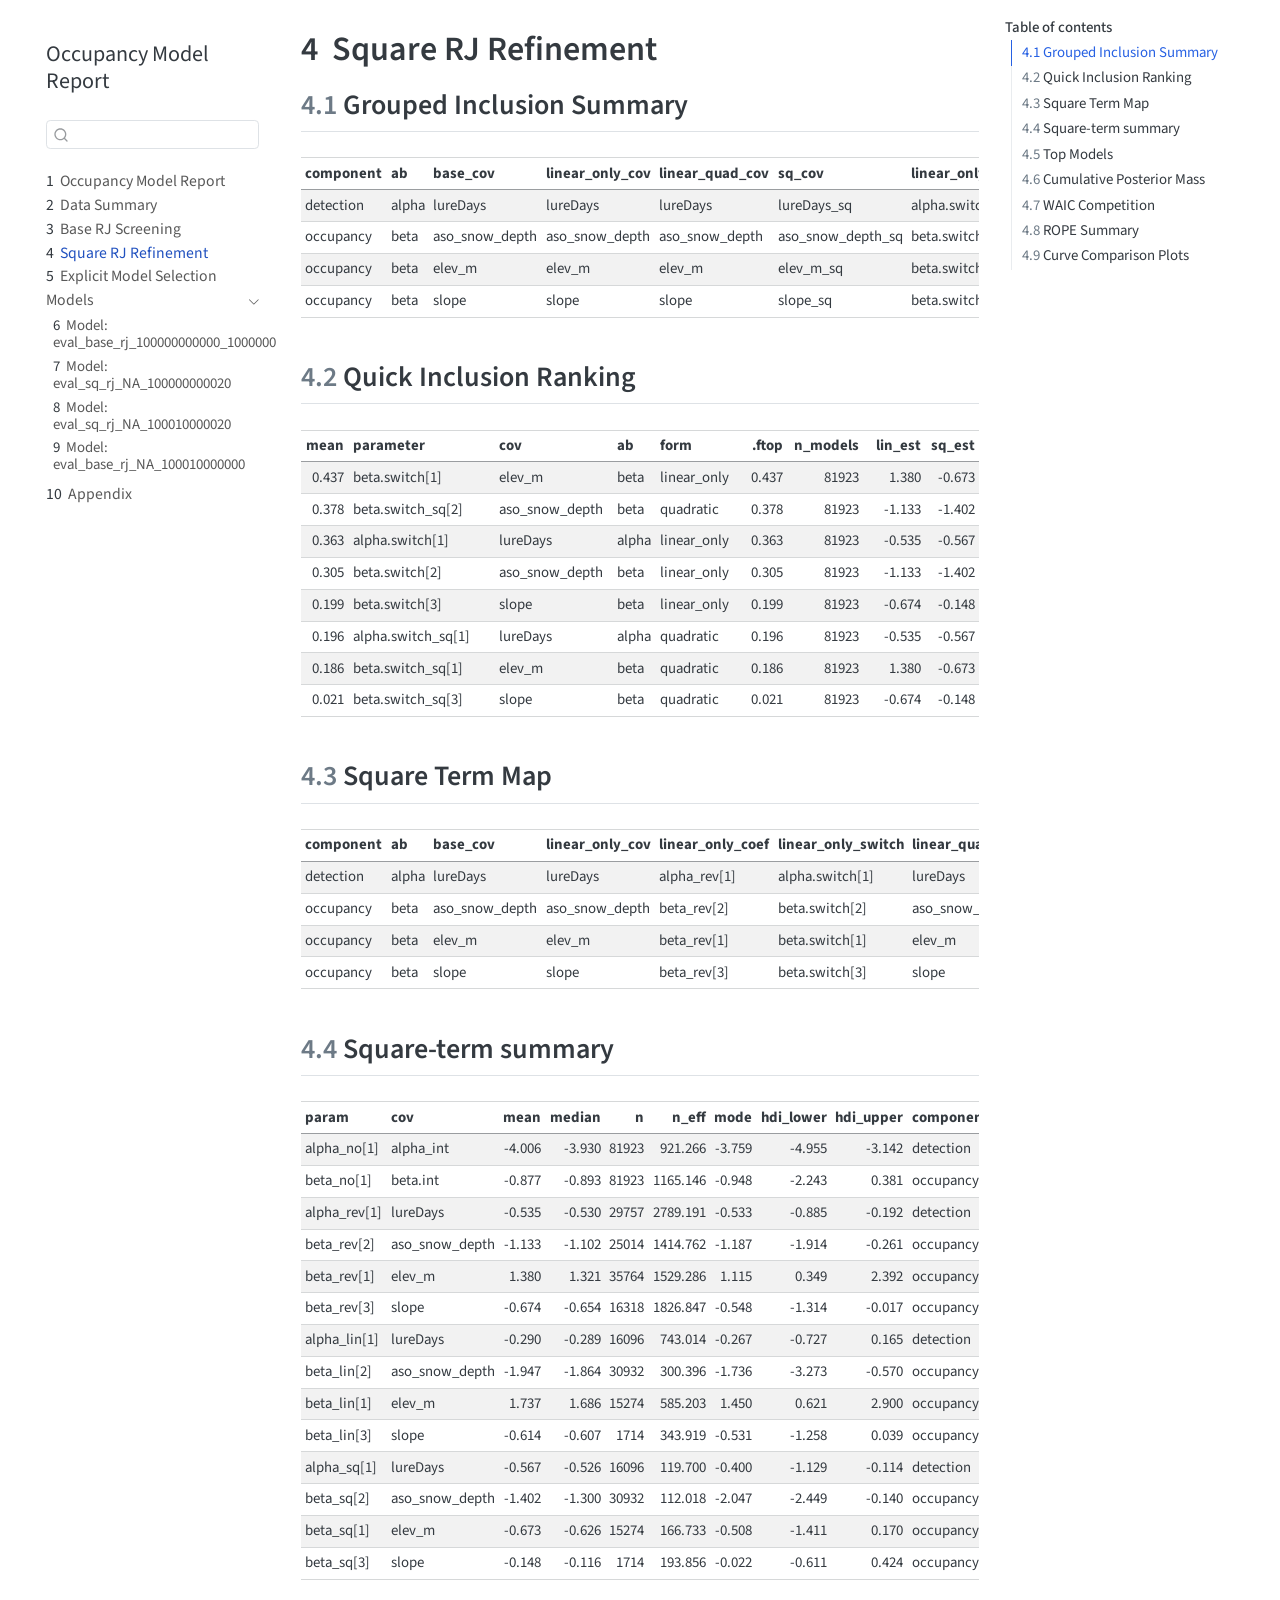
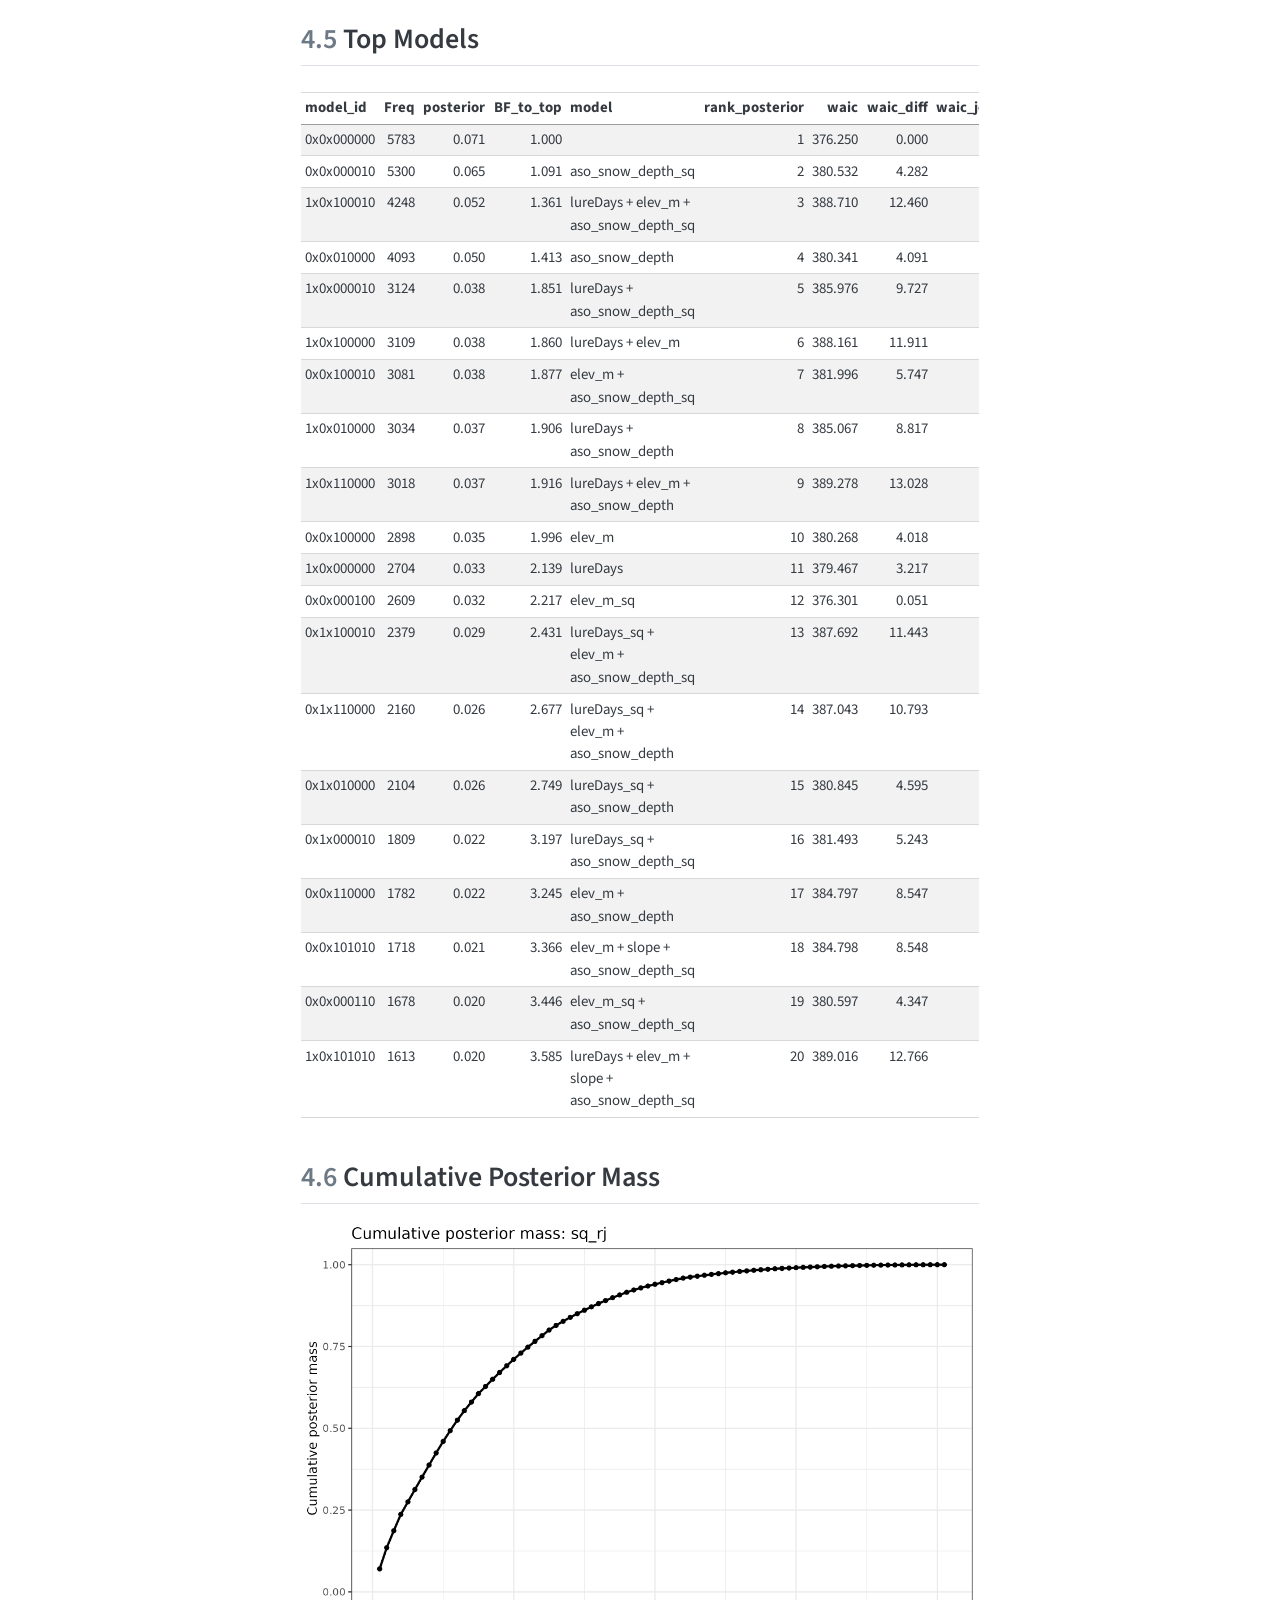
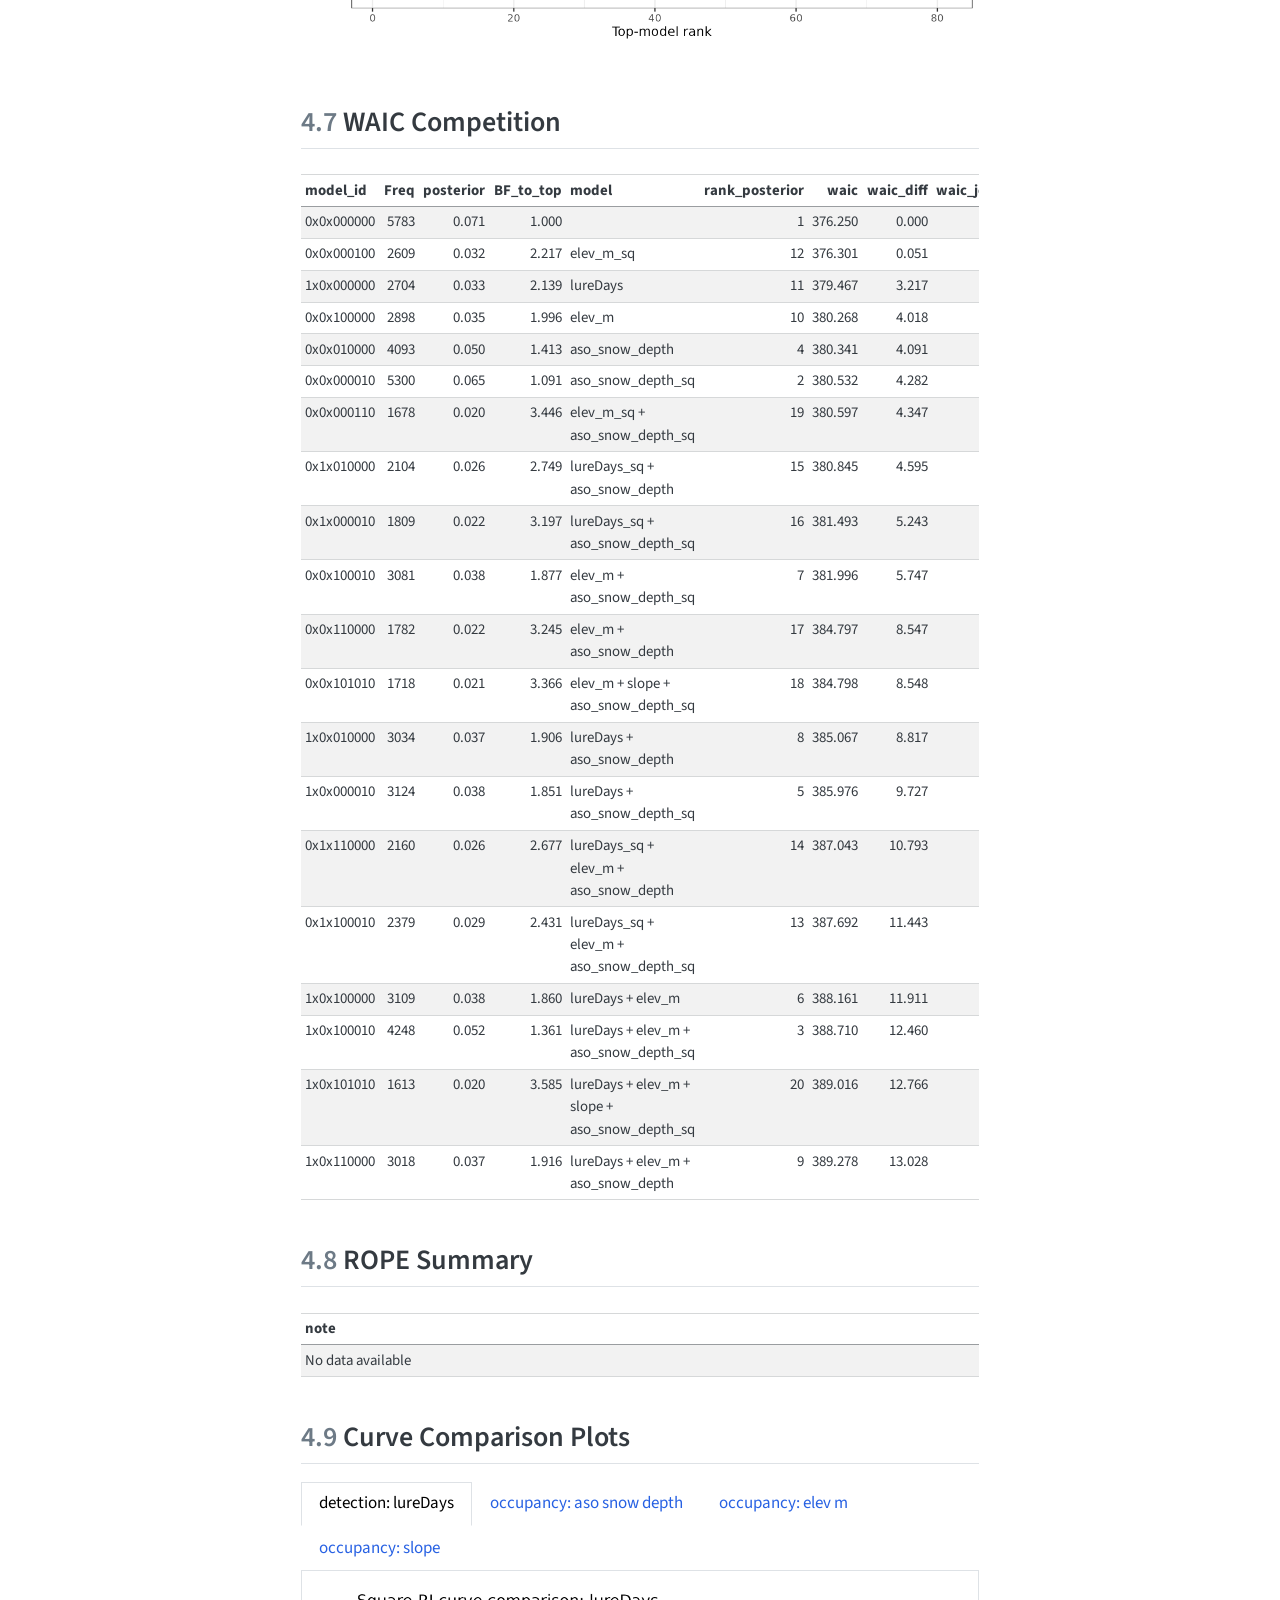
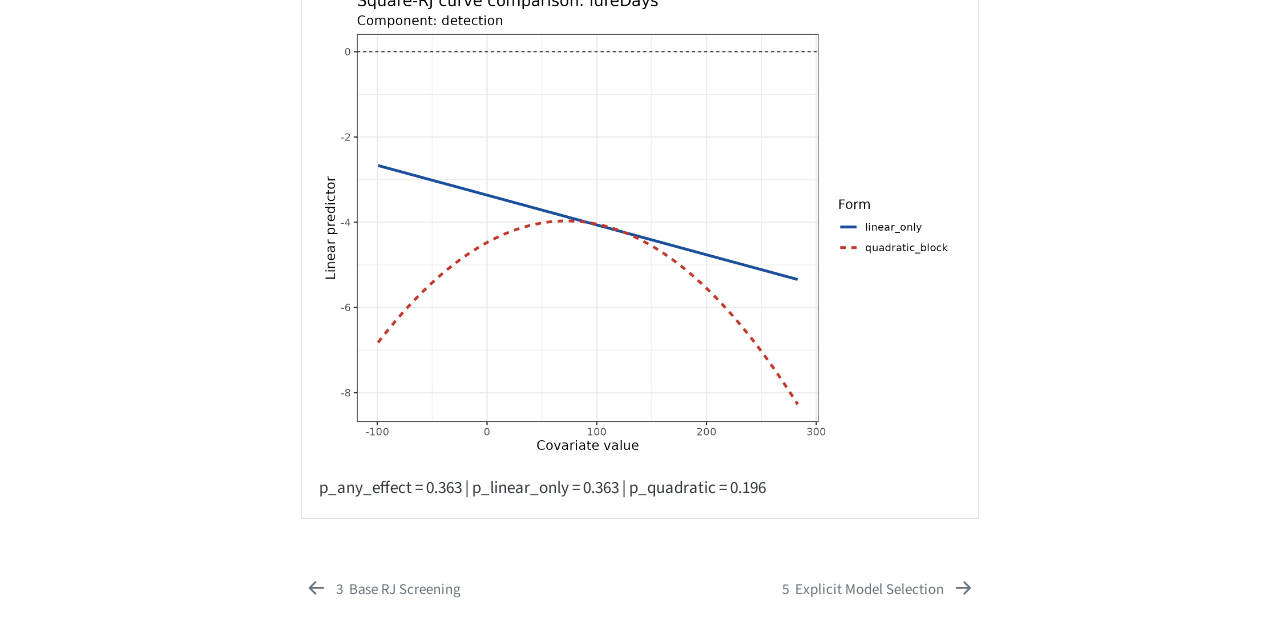
<file: 02b_square_rj_refinement.html>
<!DOCTYPE html>
<html xmlns="http://www.w3.org/1999/xhtml" lang="en" xml:lang="en"><head>

<meta charset="utf-8">
<meta name="generator" content="quarto-1.8.25">

<meta name="viewport" content="width=device-width, initial-scale=1.0, user-scalable=yes">


<title>4&nbsp; Square RJ Refinement – Occupancy Model Report</title>
<style>
code{white-space: pre-wrap;}
span.smallcaps{font-variant: small-caps;}
div.columns{display: flex; gap: min(4vw, 1.5em);}
div.column{flex: auto; overflow-x: auto;}
div.hanging-indent{margin-left: 1.5em; text-indent: -1.5em;}
ul.task-list{list-style: none;}
ul.task-list li input[type="checkbox"] {
  width: 0.8em;
  margin: 0 0.8em 0.2em -1em; /* quarto-specific, see https://github.com/quarto-dev/quarto-cli/issues/4556 */ 
  vertical-align: middle;
}
</style>


<script src="site_libs/quarto-nav/quarto-nav.js"></script>
<script src="site_libs/quarto-nav/headroom.min.js"></script>
<script src="site_libs/clipboard/clipboard.min.js"></script>
<script src="site_libs/quarto-search/autocomplete.umd.js"></script>
<script src="site_libs/quarto-search/fuse.min.js"></script>
<script src="site_libs/quarto-search/quarto-search.js"></script>
<meta name="quarto:offset" content="./">
<link href="./03_explicit_model_selection.html" rel="next">
<link href="./02a_base_rj_screening.html" rel="prev">
<script src="site_libs/quarto-html/quarto.js" type="module"></script>
<script src="site_libs/quarto-html/tabsets/tabsets.js" type="module"></script>
<script src="site_libs/quarto-html/axe/axe-check.js" type="module"></script>
<script src="site_libs/quarto-html/popper.min.js"></script>
<script src="site_libs/quarto-html/tippy.umd.min.js"></script>
<script src="site_libs/quarto-html/anchor.min.js"></script>
<link href="site_libs/quarto-html/tippy.css" rel="stylesheet">
<link href="site_libs/quarto-html/quarto-syntax-highlighting-7b89279ff1a6dce999919e0e67d4d9ec.css" rel="stylesheet" id="quarto-text-highlighting-styles">
<script src="site_libs/bootstrap/bootstrap.min.js"></script>
<link href="site_libs/bootstrap/bootstrap-icons.css" rel="stylesheet">
<link href="site_libs/bootstrap/bootstrap-c3b609960432dcc427247b2e11e7ddc9.min.css" rel="stylesheet" append-hash="true" id="quarto-bootstrap" data-mode="light">
<script id="quarto-search-options" type="application/json">{
  "location": "sidebar",
  "copy-button": false,
  "collapse-after": 3,
  "panel-placement": "start",
  "type": "textbox",
  "limit": 50,
  "keyboard-shortcut": [
    "f",
    "/",
    "s"
  ],
  "show-item-context": false,
  "language": {
    "search-no-results-text": "No results",
    "search-matching-documents-text": "matching documents",
    "search-copy-link-title": "Copy link to search",
    "search-hide-matches-text": "Hide additional matches",
    "search-more-match-text": "more match in this document",
    "search-more-matches-text": "more matches in this document",
    "search-clear-button-title": "Clear",
    "search-text-placeholder": "",
    "search-detached-cancel-button-title": "Cancel",
    "search-submit-button-title": "Submit",
    "search-label": "Search"
  }
}</script>


</head>

<body class="nav-sidebar floating quarto-light">

<div id="quarto-search-results"></div>
  <header id="quarto-header" class="headroom fixed-top">
  <nav class="quarto-secondary-nav">
    <div class="container-fluid d-flex">
      <button type="button" class="quarto-btn-toggle btn" data-bs-toggle="collapse" role="button" data-bs-target=".quarto-sidebar-collapse-item" aria-controls="quarto-sidebar" aria-expanded="false" aria-label="Toggle sidebar navigation" onclick="if (window.quartoToggleHeadroom) { window.quartoToggleHeadroom(); }">
        <i class="bi bi-layout-text-sidebar-reverse"></i>
      </button>
        <nav class="quarto-page-breadcrumbs" aria-label="breadcrumb"><ol class="breadcrumb"><li class="breadcrumb-item"><a href="./02b_square_rj_refinement.html"><span class="chapter-number">4</span>&nbsp; <span class="chapter-title">Square RJ Refinement</span></a></li></ol></nav>
        <a class="flex-grow-1" role="navigation" data-bs-toggle="collapse" data-bs-target=".quarto-sidebar-collapse-item" aria-controls="quarto-sidebar" aria-expanded="false" aria-label="Toggle sidebar navigation" onclick="if (window.quartoToggleHeadroom) { window.quartoToggleHeadroom(); }">      
        </a>
      <button type="button" class="btn quarto-search-button" aria-label="Search" onclick="window.quartoOpenSearch();">
        <i class="bi bi-search"></i>
      </button>
    </div>
  </nav>
</header>
<!-- content -->
<div id="quarto-content" class="quarto-container page-columns page-rows-contents page-layout-article">
<!-- sidebar -->
  <nav id="quarto-sidebar" class="sidebar collapse collapse-horizontal quarto-sidebar-collapse-item sidebar-navigation floating overflow-auto">
    <div class="pt-lg-2 mt-2 text-left sidebar-header sidebar-header-stacked">
      <a href="./index.html" class="sidebar-logo-link">
      </a>
    <div class="sidebar-title mb-0 py-0">
      <a href="./">Occupancy Model Report</a> 
    </div>
      </div>
        <div class="mt-2 flex-shrink-0 align-items-center">
        <div class="sidebar-search">
        <div id="quarto-search" class="" title="Search"></div>
        </div>
        </div>
    <div class="sidebar-menu-container"> 
    <ul class="list-unstyled mt-1">
        <li class="sidebar-item">
  <div class="sidebar-item-container"> 
  <a href="./index.html" class="sidebar-item-text sidebar-link">
 <span class="menu-text"><span class="chapter-number">1</span>&nbsp; <span class="chapter-title">Occupancy Model Report</span></span></a>
  </div>
</li>
        <li class="sidebar-item">
  <div class="sidebar-item-container"> 
  <a href="./01_data_summary.html" class="sidebar-item-text sidebar-link">
 <span class="menu-text"><span class="chapter-number">2</span>&nbsp; <span class="chapter-title">Data Summary</span></span></a>
  </div>
</li>
        <li class="sidebar-item">
  <div class="sidebar-item-container"> 
  <a href="./02a_base_rj_screening.html" class="sidebar-item-text sidebar-link">
 <span class="menu-text"><span class="chapter-number">3</span>&nbsp; <span class="chapter-title">Base RJ Screening</span></span></a>
  </div>
</li>
        <li class="sidebar-item">
  <div class="sidebar-item-container"> 
  <a href="./02b_square_rj_refinement.html" class="sidebar-item-text sidebar-link active">
 <span class="menu-text"><span class="chapter-number">4</span>&nbsp; <span class="chapter-title">Square RJ Refinement</span></span></a>
  </div>
</li>
        <li class="sidebar-item">
  <div class="sidebar-item-container"> 
  <a href="./03_explicit_model_selection.html" class="sidebar-item-text sidebar-link">
 <span class="menu-text"><span class="chapter-number">5</span>&nbsp; <span class="chapter-title">Explicit Model Selection</span></span></a>
  </div>
</li>
        <li class="sidebar-item sidebar-item-section">
      <div class="sidebar-item-container"> 
            <a class="sidebar-item-text sidebar-link text-start" data-bs-toggle="collapse" data-bs-target="#quarto-sidebar-section-1" role="navigation" aria-expanded="true">
 <span class="menu-text">Models</span></a>
          <a class="sidebar-item-toggle text-start" data-bs-toggle="collapse" data-bs-target="#quarto-sidebar-section-1" role="navigation" aria-expanded="true" aria-label="Toggle section">
            <i class="bi bi-chevron-right ms-2"></i>
          </a> 
      </div>
      <ul id="quarto-sidebar-section-1" class="collapse list-unstyled sidebar-section depth1 show">  
          <li class="sidebar-item">
  <div class="sidebar-item-container"> 
  <a href="./06_model_01_eval_base_rj_100000000000_100000000000.html" class="sidebar-item-text sidebar-link">
 <span class="menu-text"><span class="chapter-number">6</span>&nbsp; <span class="chapter-title">Model: eval_base_rj_100000000000_100000000000</span></span></a>
  </div>
</li>
          <li class="sidebar-item">
  <div class="sidebar-item-container"> 
  <a href="./06_model_02_eval_sq_rj_NA_100000000020.html" class="sidebar-item-text sidebar-link">
 <span class="menu-text"><span class="chapter-number">7</span>&nbsp; <span class="chapter-title">Model: eval_sq_rj_NA_100000000020</span></span></a>
  </div>
</li>
          <li class="sidebar-item">
  <div class="sidebar-item-container"> 
  <a href="./06_model_03_eval_sq_rj_NA_100010000020.html" class="sidebar-item-text sidebar-link">
 <span class="menu-text"><span class="chapter-number">8</span>&nbsp; <span class="chapter-title">Model: eval_sq_rj_NA_100010000020</span></span></a>
  </div>
</li>
          <li class="sidebar-item">
  <div class="sidebar-item-container"> 
  <a href="./06_model_04_eval_base_rj_NA_100010000000.html" class="sidebar-item-text sidebar-link">
 <span class="menu-text"><span class="chapter-number">9</span>&nbsp; <span class="chapter-title">Model: eval_base_rj_NA_100010000000</span></span></a>
  </div>
</li>
      </ul>
  </li>
        <li class="sidebar-item">
  <div class="sidebar-item-container"> 
  <a href="./99_appendix.html" class="sidebar-item-text sidebar-link">
 <span class="menu-text"><span class="chapter-number">10</span>&nbsp; <span class="chapter-title">Appendix</span></span></a>
  </div>
</li>
    </ul>
    </div>
</nav>
<div id="quarto-sidebar-glass" class="quarto-sidebar-collapse-item" data-bs-toggle="collapse" data-bs-target=".quarto-sidebar-collapse-item"></div>
<!-- margin-sidebar -->
    <div id="quarto-margin-sidebar" class="sidebar margin-sidebar">
        <nav id="TOC" role="doc-toc" class="toc-active">
    <h2 id="toc-title">Table of contents</h2>
   
  <ul>
  <li><a href="#grouped-inclusion-summary" id="toc-grouped-inclusion-summary" class="nav-link active" data-scroll-target="#grouped-inclusion-summary"><span class="header-section-number">4.1</span> Grouped Inclusion Summary</a></li>
  <li><a href="#quick-inclusion-ranking" id="toc-quick-inclusion-ranking" class="nav-link" data-scroll-target="#quick-inclusion-ranking"><span class="header-section-number">4.2</span> Quick Inclusion Ranking</a></li>
  <li><a href="#square-term-map" id="toc-square-term-map" class="nav-link" data-scroll-target="#square-term-map"><span class="header-section-number">4.3</span> Square Term Map</a></li>
  <li><a href="#square-term-summary" id="toc-square-term-summary" class="nav-link" data-scroll-target="#square-term-summary"><span class="header-section-number">4.4</span> Square-term summary</a></li>
  <li><a href="#top-models" id="toc-top-models" class="nav-link" data-scroll-target="#top-models"><span class="header-section-number">4.5</span> Top Models</a></li>
  <li><a href="#cumulative-posterior-mass" id="toc-cumulative-posterior-mass" class="nav-link" data-scroll-target="#cumulative-posterior-mass"><span class="header-section-number">4.6</span> Cumulative Posterior Mass</a></li>
  <li><a href="#waic-competition" id="toc-waic-competition" class="nav-link" data-scroll-target="#waic-competition"><span class="header-section-number">4.7</span> WAIC Competition</a></li>
  <li><a href="#rope-summary" id="toc-rope-summary" class="nav-link" data-scroll-target="#rope-summary"><span class="header-section-number">4.8</span> ROPE Summary</a></li>
  <li><a href="#curve-comparison-plots" id="toc-curve-comparison-plots" class="nav-link" data-scroll-target="#curve-comparison-plots"><span class="header-section-number">4.9</span> Curve Comparison Plots</a></li>
  </ul>
</nav>
    </div>
<!-- main -->
<main class="content" id="quarto-document-content">

<header id="title-block-header" class="quarto-title-block default">
<div class="quarto-title">
<h1 class="title"><span class="chapter-number">4</span>&nbsp; <span class="chapter-title">Square RJ Refinement</span></h1>
</div>



<div class="quarto-title-meta">

    
  
    
  </div>
  


</header>


<section id="grouped-inclusion-summary" class="level2" data-number="4.1">
<h2 data-number="4.1" class="anchored" data-anchor-id="grouped-inclusion-summary"><span class="header-section-number">4.1</span> Grouped Inclusion Summary</h2>
<div class="cell">
<div class="cell-output-display">
<table class="caption-top table table-sm table-striped small">
<colgroup>
<col style="width: 5%">
<col style="width: 3%">
<col style="width: 8%">
<col style="width: 9%">
<col style="width: 9%">
<col style="width: 10%">
<col style="width: 10%">
<col style="width: 10%">
<col style="width: 8%">
<col style="width: 6%">
<col style="width: 7%">
<col style="width: 8%">
</colgroup>
<thead>
<tr class="header">
<th style="text-align: left;">component</th>
<th style="text-align: left;">ab</th>
<th style="text-align: left;">base_cov</th>
<th style="text-align: left;">linear_only_cov</th>
<th style="text-align: left;">linear_quad_cov</th>
<th style="text-align: left;">sq_cov</th>
<th style="text-align: left;">linear_only_switch</th>
<th style="text-align: left;">sq_switch</th>
<th style="text-align: right;">p_linear_only</th>
<th style="text-align: right;">p_quadratic</th>
<th style="text-align: right;">p_any_effect</th>
<th style="text-align: left;">preferred_form</th>
</tr>
</thead>
<tbody>
<tr class="odd">
<td style="text-align: left;">detection</td>
<td style="text-align: left;">alpha</td>
<td style="text-align: left;">lureDays</td>
<td style="text-align: left;">lureDays</td>
<td style="text-align: left;">lureDays</td>
<td style="text-align: left;">lureDays_sq</td>
<td style="text-align: left;">alpha.switch[1]</td>
<td style="text-align: left;">alpha.switch_sq[1]</td>
<td style="text-align: right;">0.363</td>
<td style="text-align: right;">0.196</td>
<td style="text-align: right;">0.363</td>
<td style="text-align: left;">linear_only</td>
</tr>
<tr class="even">
<td style="text-align: left;">occupancy</td>
<td style="text-align: left;">beta</td>
<td style="text-align: left;">aso_snow_depth</td>
<td style="text-align: left;">aso_snow_depth</td>
<td style="text-align: left;">aso_snow_depth</td>
<td style="text-align: left;">aso_snow_depth_sq</td>
<td style="text-align: left;">beta.switch[2]</td>
<td style="text-align: left;">beta.switch_sq[2]</td>
<td style="text-align: right;">0.305</td>
<td style="text-align: right;">0.378</td>
<td style="text-align: right;">0.378</td>
<td style="text-align: left;">quadratic</td>
</tr>
<tr class="odd">
<td style="text-align: left;">occupancy</td>
<td style="text-align: left;">beta</td>
<td style="text-align: left;">elev_m</td>
<td style="text-align: left;">elev_m</td>
<td style="text-align: left;">elev_m</td>
<td style="text-align: left;">elev_m_sq</td>
<td style="text-align: left;">beta.switch[1]</td>
<td style="text-align: left;">beta.switch_sq[1]</td>
<td style="text-align: right;">0.437</td>
<td style="text-align: right;">0.186</td>
<td style="text-align: right;">0.437</td>
<td style="text-align: left;">linear_only</td>
</tr>
<tr class="even">
<td style="text-align: left;">occupancy</td>
<td style="text-align: left;">beta</td>
<td style="text-align: left;">slope</td>
<td style="text-align: left;">slope</td>
<td style="text-align: left;">slope</td>
<td style="text-align: left;">slope_sq</td>
<td style="text-align: left;">beta.switch[3]</td>
<td style="text-align: left;">beta.switch_sq[3]</td>
<td style="text-align: right;">0.199</td>
<td style="text-align: right;">0.021</td>
<td style="text-align: right;">0.199</td>
<td style="text-align: left;">linear_only</td>
</tr>
</tbody>
</table>
</div>
</div>
</section>
<section id="quick-inclusion-ranking" class="level2" data-number="4.2">
<h2 data-number="4.2" class="anchored" data-anchor-id="quick-inclusion-ranking"><span class="header-section-number">4.2</span> Quick Inclusion Ranking</h2>
<div class="cell">
<div class="cell-output-display">
<table class="caption-top table table-sm table-striped small">
<colgroup>
<col style="width: 6%">
<col style="width: 21%">
<col style="width: 17%">
<col style="width: 6%">
<col style="width: 13%">
<col style="width: 6%">
<col style="width: 10%">
<col style="width: 9%">
<col style="width: 7%">
</colgroup>
<thead>
<tr class="header">
<th style="text-align: right;">mean</th>
<th style="text-align: left;">parameter</th>
<th style="text-align: left;">cov</th>
<th style="text-align: left;">ab</th>
<th style="text-align: left;">form</th>
<th style="text-align: right;">.ftop</th>
<th style="text-align: right;">n_models</th>
<th style="text-align: right;">lin_est</th>
<th style="text-align: right;">sq_est</th>
</tr>
</thead>
<tbody>
<tr class="odd">
<td style="text-align: right;">0.437</td>
<td style="text-align: left;">beta.switch[1]</td>
<td style="text-align: left;">elev_m</td>
<td style="text-align: left;">beta</td>
<td style="text-align: left;">linear_only</td>
<td style="text-align: right;">0.437</td>
<td style="text-align: right;">81923</td>
<td style="text-align: right;">1.380</td>
<td style="text-align: right;">-0.673</td>
</tr>
<tr class="even">
<td style="text-align: right;">0.378</td>
<td style="text-align: left;">beta.switch_sq[2]</td>
<td style="text-align: left;">aso_snow_depth</td>
<td style="text-align: left;">beta</td>
<td style="text-align: left;">quadratic</td>
<td style="text-align: right;">0.378</td>
<td style="text-align: right;">81923</td>
<td style="text-align: right;">-1.133</td>
<td style="text-align: right;">-1.402</td>
</tr>
<tr class="odd">
<td style="text-align: right;">0.363</td>
<td style="text-align: left;">alpha.switch[1]</td>
<td style="text-align: left;">lureDays</td>
<td style="text-align: left;">alpha</td>
<td style="text-align: left;">linear_only</td>
<td style="text-align: right;">0.363</td>
<td style="text-align: right;">81923</td>
<td style="text-align: right;">-0.535</td>
<td style="text-align: right;">-0.567</td>
</tr>
<tr class="even">
<td style="text-align: right;">0.305</td>
<td style="text-align: left;">beta.switch[2]</td>
<td style="text-align: left;">aso_snow_depth</td>
<td style="text-align: left;">beta</td>
<td style="text-align: left;">linear_only</td>
<td style="text-align: right;">0.305</td>
<td style="text-align: right;">81923</td>
<td style="text-align: right;">-1.133</td>
<td style="text-align: right;">-1.402</td>
</tr>
<tr class="odd">
<td style="text-align: right;">0.199</td>
<td style="text-align: left;">beta.switch[3]</td>
<td style="text-align: left;">slope</td>
<td style="text-align: left;">beta</td>
<td style="text-align: left;">linear_only</td>
<td style="text-align: right;">0.199</td>
<td style="text-align: right;">81923</td>
<td style="text-align: right;">-0.674</td>
<td style="text-align: right;">-0.148</td>
</tr>
<tr class="even">
<td style="text-align: right;">0.196</td>
<td style="text-align: left;">alpha.switch_sq[1]</td>
<td style="text-align: left;">lureDays</td>
<td style="text-align: left;">alpha</td>
<td style="text-align: left;">quadratic</td>
<td style="text-align: right;">0.196</td>
<td style="text-align: right;">81923</td>
<td style="text-align: right;">-0.535</td>
<td style="text-align: right;">-0.567</td>
</tr>
<tr class="odd">
<td style="text-align: right;">0.186</td>
<td style="text-align: left;">beta.switch_sq[1]</td>
<td style="text-align: left;">elev_m</td>
<td style="text-align: left;">beta</td>
<td style="text-align: left;">quadratic</td>
<td style="text-align: right;">0.186</td>
<td style="text-align: right;">81923</td>
<td style="text-align: right;">1.380</td>
<td style="text-align: right;">-0.673</td>
</tr>
<tr class="even">
<td style="text-align: right;">0.021</td>
<td style="text-align: left;">beta.switch_sq[3]</td>
<td style="text-align: left;">slope</td>
<td style="text-align: left;">beta</td>
<td style="text-align: left;">quadratic</td>
<td style="text-align: right;">0.021</td>
<td style="text-align: right;">81923</td>
<td style="text-align: right;">-0.674</td>
<td style="text-align: right;">-0.148</td>
</tr>
</tbody>
</table>
</div>
</div>
</section>
<section id="square-term-map" class="level2" data-number="4.3">
<h2 data-number="4.3" class="anchored" data-anchor-id="square-term-map"><span class="header-section-number">4.3</span> Square Term Map</h2>
<div class="cell">
<div class="cell-output-display">
<table class="caption-top table table-sm table-striped small">
<colgroup>
<col style="width: 6%">
<col style="width: 3%">
<col style="width: 9%">
<col style="width: 9%">
<col style="width: 10%">
<col style="width: 11%">
<col style="width: 9%">
<col style="width: 10%">
<col style="width: 10%">
<col style="width: 7%">
<col style="width: 11%">
</colgroup>
<thead>
<tr class="header">
<th style="text-align: left;">component</th>
<th style="text-align: left;">ab</th>
<th style="text-align: left;">base_cov</th>
<th style="text-align: left;">linear_only_cov</th>
<th style="text-align: left;">linear_only_coef</th>
<th style="text-align: left;">linear_only_switch</th>
<th style="text-align: left;">linear_quad_cov</th>
<th style="text-align: left;">linear_quad_coef</th>
<th style="text-align: left;">sq_cov</th>
<th style="text-align: left;">sq_coef</th>
<th style="text-align: left;">sq_switch</th>
</tr>
</thead>
<tbody>
<tr class="odd">
<td style="text-align: left;">detection</td>
<td style="text-align: left;">alpha</td>
<td style="text-align: left;">lureDays</td>
<td style="text-align: left;">lureDays</td>
<td style="text-align: left;">alpha_rev[1]</td>
<td style="text-align: left;">alpha.switch[1]</td>
<td style="text-align: left;">lureDays</td>
<td style="text-align: left;">alpha_lin[1]</td>
<td style="text-align: left;">lureDays_sq</td>
<td style="text-align: left;">alpha_sq[1]</td>
<td style="text-align: left;">alpha.switch_sq[1]</td>
</tr>
<tr class="even">
<td style="text-align: left;">occupancy</td>
<td style="text-align: left;">beta</td>
<td style="text-align: left;">aso_snow_depth</td>
<td style="text-align: left;">aso_snow_depth</td>
<td style="text-align: left;">beta_rev[2]</td>
<td style="text-align: left;">beta.switch[2]</td>
<td style="text-align: left;">aso_snow_depth</td>
<td style="text-align: left;">beta_lin[2]</td>
<td style="text-align: left;">aso_snow_depth_sq</td>
<td style="text-align: left;">beta_sq[2]</td>
<td style="text-align: left;">beta.switch_sq[2]</td>
</tr>
<tr class="odd">
<td style="text-align: left;">occupancy</td>
<td style="text-align: left;">beta</td>
<td style="text-align: left;">elev_m</td>
<td style="text-align: left;">elev_m</td>
<td style="text-align: left;">beta_rev[1]</td>
<td style="text-align: left;">beta.switch[1]</td>
<td style="text-align: left;">elev_m</td>
<td style="text-align: left;">beta_lin[1]</td>
<td style="text-align: left;">elev_m_sq</td>
<td style="text-align: left;">beta_sq[1]</td>
<td style="text-align: left;">beta.switch_sq[1]</td>
</tr>
<tr class="even">
<td style="text-align: left;">occupancy</td>
<td style="text-align: left;">beta</td>
<td style="text-align: left;">slope</td>
<td style="text-align: left;">slope</td>
<td style="text-align: left;">beta_rev[3]</td>
<td style="text-align: left;">beta.switch[3]</td>
<td style="text-align: left;">slope</td>
<td style="text-align: left;">beta_lin[3]</td>
<td style="text-align: left;">slope_sq</td>
<td style="text-align: left;">beta_sq[3]</td>
<td style="text-align: left;">beta.switch_sq[3]</td>
</tr>
</tbody>
</table>
</div>
</div>
</section>
<section id="square-term-summary" class="level2" data-number="4.4">
<h2 data-number="4.4" class="anchored" data-anchor-id="square-term-summary"><span class="header-section-number">4.4</span> Square-term summary</h2>
<div class="cell">
<div class="cell-output-display">
<table class="caption-top table table-sm table-striped small">
<colgroup>
<col style="width: 9%">
<col style="width: 11%">
<col style="width: 5%">
<col style="width: 5%">
<col style="width: 4%">
<col style="width: 6%">
<col style="width: 5%">
<col style="width: 7%">
<col style="width: 7%">
<col style="width: 7%">
<col style="width: 4%">
<col style="width: 13%">
<col style="width: 12%">
</colgroup>
<thead>
<tr class="header">
<th style="text-align: left;">param</th>
<th style="text-align: left;">cov</th>
<th style="text-align: right;">mean</th>
<th style="text-align: right;">median</th>
<th style="text-align: right;">n</th>
<th style="text-align: right;">n_eff</th>
<th style="text-align: right;">mode</th>
<th style="text-align: right;">hdi_lower</th>
<th style="text-align: right;">hdi_upper</th>
<th style="text-align: left;">component</th>
<th style="text-align: left;">ab</th>
<th style="text-align: left;">switch</th>
<th style="text-align: left;">form</th>
</tr>
</thead>
<tbody>
<tr class="odd">
<td style="text-align: left;">alpha_no[1]</td>
<td style="text-align: left;">alpha_int</td>
<td style="text-align: right;">-4.006</td>
<td style="text-align: right;">-3.930</td>
<td style="text-align: right;">81923</td>
<td style="text-align: right;">921.266</td>
<td style="text-align: right;">-3.759</td>
<td style="text-align: right;">-4.955</td>
<td style="text-align: right;">-3.142</td>
<td style="text-align: left;">detection</td>
<td style="text-align: left;">alpha</td>
<td style="text-align: left;">NA</td>
<td style="text-align: left;">intercept</td>
</tr>
<tr class="even">
<td style="text-align: left;">beta_no[1]</td>
<td style="text-align: left;">beta.int</td>
<td style="text-align: right;">-0.877</td>
<td style="text-align: right;">-0.893</td>
<td style="text-align: right;">81923</td>
<td style="text-align: right;">1165.146</td>
<td style="text-align: right;">-0.948</td>
<td style="text-align: right;">-2.243</td>
<td style="text-align: right;">0.381</td>
<td style="text-align: left;">occupancy</td>
<td style="text-align: left;">beta</td>
<td style="text-align: left;">NA</td>
<td style="text-align: left;">intercept</td>
</tr>
<tr class="odd">
<td style="text-align: left;">alpha_rev[1]</td>
<td style="text-align: left;">lureDays</td>
<td style="text-align: right;">-0.535</td>
<td style="text-align: right;">-0.530</td>
<td style="text-align: right;">29757</td>
<td style="text-align: right;">2789.191</td>
<td style="text-align: right;">-0.533</td>
<td style="text-align: right;">-0.885</td>
<td style="text-align: right;">-0.192</td>
<td style="text-align: left;">detection</td>
<td style="text-align: left;">alpha</td>
<td style="text-align: left;">alpha.switch[1]</td>
<td style="text-align: left;">linear_only</td>
</tr>
<tr class="even">
<td style="text-align: left;">beta_rev[2]</td>
<td style="text-align: left;">aso_snow_depth</td>
<td style="text-align: right;">-1.133</td>
<td style="text-align: right;">-1.102</td>
<td style="text-align: right;">25014</td>
<td style="text-align: right;">1414.762</td>
<td style="text-align: right;">-1.187</td>
<td style="text-align: right;">-1.914</td>
<td style="text-align: right;">-0.261</td>
<td style="text-align: left;">occupancy</td>
<td style="text-align: left;">beta</td>
<td style="text-align: left;">beta.switch[2]</td>
<td style="text-align: left;">linear_only</td>
</tr>
<tr class="odd">
<td style="text-align: left;">beta_rev[1]</td>
<td style="text-align: left;">elev_m</td>
<td style="text-align: right;">1.380</td>
<td style="text-align: right;">1.321</td>
<td style="text-align: right;">35764</td>
<td style="text-align: right;">1529.286</td>
<td style="text-align: right;">1.115</td>
<td style="text-align: right;">0.349</td>
<td style="text-align: right;">2.392</td>
<td style="text-align: left;">occupancy</td>
<td style="text-align: left;">beta</td>
<td style="text-align: left;">beta.switch[1]</td>
<td style="text-align: left;">linear_only</td>
</tr>
<tr class="even">
<td style="text-align: left;">beta_rev[3]</td>
<td style="text-align: left;">slope</td>
<td style="text-align: right;">-0.674</td>
<td style="text-align: right;">-0.654</td>
<td style="text-align: right;">16318</td>
<td style="text-align: right;">1826.847</td>
<td style="text-align: right;">-0.548</td>
<td style="text-align: right;">-1.314</td>
<td style="text-align: right;">-0.017</td>
<td style="text-align: left;">occupancy</td>
<td style="text-align: left;">beta</td>
<td style="text-align: left;">beta.switch[3]</td>
<td style="text-align: left;">linear_only</td>
</tr>
<tr class="odd">
<td style="text-align: left;">alpha_lin[1]</td>
<td style="text-align: left;">lureDays</td>
<td style="text-align: right;">-0.290</td>
<td style="text-align: right;">-0.289</td>
<td style="text-align: right;">16096</td>
<td style="text-align: right;">743.014</td>
<td style="text-align: right;">-0.267</td>
<td style="text-align: right;">-0.727</td>
<td style="text-align: right;">0.165</td>
<td style="text-align: left;">detection</td>
<td style="text-align: left;">alpha</td>
<td style="text-align: left;">alpha.switch_sq[1]</td>
<td style="text-align: left;">quadratic_linear</td>
</tr>
<tr class="even">
<td style="text-align: left;">beta_lin[2]</td>
<td style="text-align: left;">aso_snow_depth</td>
<td style="text-align: right;">-1.947</td>
<td style="text-align: right;">-1.864</td>
<td style="text-align: right;">30932</td>
<td style="text-align: right;">300.396</td>
<td style="text-align: right;">-1.736</td>
<td style="text-align: right;">-3.273</td>
<td style="text-align: right;">-0.570</td>
<td style="text-align: left;">occupancy</td>
<td style="text-align: left;">beta</td>
<td style="text-align: left;">beta.switch_sq[2]</td>
<td style="text-align: left;">quadratic_linear</td>
</tr>
<tr class="odd">
<td style="text-align: left;">beta_lin[1]</td>
<td style="text-align: left;">elev_m</td>
<td style="text-align: right;">1.737</td>
<td style="text-align: right;">1.686</td>
<td style="text-align: right;">15274</td>
<td style="text-align: right;">585.203</td>
<td style="text-align: right;">1.450</td>
<td style="text-align: right;">0.621</td>
<td style="text-align: right;">2.900</td>
<td style="text-align: left;">occupancy</td>
<td style="text-align: left;">beta</td>
<td style="text-align: left;">beta.switch_sq[1]</td>
<td style="text-align: left;">quadratic_linear</td>
</tr>
<tr class="even">
<td style="text-align: left;">beta_lin[3]</td>
<td style="text-align: left;">slope</td>
<td style="text-align: right;">-0.614</td>
<td style="text-align: right;">-0.607</td>
<td style="text-align: right;">1714</td>
<td style="text-align: right;">343.919</td>
<td style="text-align: right;">-0.531</td>
<td style="text-align: right;">-1.258</td>
<td style="text-align: right;">0.039</td>
<td style="text-align: left;">occupancy</td>
<td style="text-align: left;">beta</td>
<td style="text-align: left;">beta.switch_sq[3]</td>
<td style="text-align: left;">quadratic_linear</td>
</tr>
<tr class="odd">
<td style="text-align: left;">alpha_sq[1]</td>
<td style="text-align: left;">lureDays</td>
<td style="text-align: right;">-0.567</td>
<td style="text-align: right;">-0.526</td>
<td style="text-align: right;">16096</td>
<td style="text-align: right;">119.700</td>
<td style="text-align: right;">-0.400</td>
<td style="text-align: right;">-1.129</td>
<td style="text-align: right;">-0.114</td>
<td style="text-align: left;">detection</td>
<td style="text-align: left;">alpha</td>
<td style="text-align: left;">alpha.switch_sq[1]</td>
<td style="text-align: left;">quadratic_square</td>
</tr>
<tr class="even">
<td style="text-align: left;">beta_sq[2]</td>
<td style="text-align: left;">aso_snow_depth</td>
<td style="text-align: right;">-1.402</td>
<td style="text-align: right;">-1.300</td>
<td style="text-align: right;">30932</td>
<td style="text-align: right;">112.018</td>
<td style="text-align: right;">-2.047</td>
<td style="text-align: right;">-2.449</td>
<td style="text-align: right;">-0.140</td>
<td style="text-align: left;">occupancy</td>
<td style="text-align: left;">beta</td>
<td style="text-align: left;">beta.switch_sq[2]</td>
<td style="text-align: left;">quadratic_square</td>
</tr>
<tr class="odd">
<td style="text-align: left;">beta_sq[1]</td>
<td style="text-align: left;">elev_m</td>
<td style="text-align: right;">-0.673</td>
<td style="text-align: right;">-0.626</td>
<td style="text-align: right;">15274</td>
<td style="text-align: right;">166.733</td>
<td style="text-align: right;">-0.508</td>
<td style="text-align: right;">-1.411</td>
<td style="text-align: right;">0.170</td>
<td style="text-align: left;">occupancy</td>
<td style="text-align: left;">beta</td>
<td style="text-align: left;">beta.switch_sq[1]</td>
<td style="text-align: left;">quadratic_square</td>
</tr>
<tr class="even">
<td style="text-align: left;">beta_sq[3]</td>
<td style="text-align: left;">slope</td>
<td style="text-align: right;">-0.148</td>
<td style="text-align: right;">-0.116</td>
<td style="text-align: right;">1714</td>
<td style="text-align: right;">193.856</td>
<td style="text-align: right;">-0.022</td>
<td style="text-align: right;">-0.611</td>
<td style="text-align: right;">0.424</td>
<td style="text-align: left;">occupancy</td>
<td style="text-align: left;">beta</td>
<td style="text-align: left;">beta.switch_sq[3]</td>
<td style="text-align: left;">quadratic_square</td>
</tr>
</tbody>
</table>
</div>
</div>
</section>
<section id="top-models" class="level2" data-number="4.5">
<h2 data-number="4.5" class="anchored" data-anchor-id="top-models"><span class="header-section-number">4.5</span> Top Models</h2>
<div class="cell">
<div class="cell-output-display">
<table class="caption-top table table-sm table-striped small">
<colgroup>
<col style="width: 6%">
<col style="width: 2%">
<col style="width: 5%">
<col style="width: 5%">
<col style="width: 26%">
<col style="width: 8%">
<col style="width: 4%">
<col style="width: 5%">
<col style="width: 8%">
<col style="width: 7%">
<col style="width: 9%">
<col style="width: 9%">
</colgroup>
<thead>
<tr class="header">
<th style="text-align: left;">model_id</th>
<th style="text-align: right;">Freq</th>
<th style="text-align: right;">posterior</th>
<th style="text-align: right;">BF_to_top</th>
<th style="text-align: left;">model</th>
<th style="text-align: right;">rank_posterior</th>
<th style="text-align: right;">waic</th>
<th style="text-align: right;">waic_diff</th>
<th style="text-align: right;">waic_joint_var</th>
<th style="text-align: right;">waic_z_score</th>
<th style="text-align: left;">model_id_compact</th>
<th style="text-align: left;">has_dummy_slots</th>
</tr>
</thead>
<tbody>
<tr class="odd">
<td style="text-align: left;">0x0x000000</td>
<td style="text-align: right;">5783</td>
<td style="text-align: right;">0.071</td>
<td style="text-align: right;">1.000</td>
<td style="text-align: left;"></td>
<td style="text-align: right;">1</td>
<td style="text-align: right;">376.250</td>
<td style="text-align: right;">0.000</td>
<td style="text-align: right;">0.000</td>
<td style="text-align: right;">0.000</td>
<td style="text-align: left;">00000000</td>
<td style="text-align: left;">TRUE</td>
</tr>
<tr class="even">
<td style="text-align: left;">0x0x000010</td>
<td style="text-align: right;">5300</td>
<td style="text-align: right;">0.065</td>
<td style="text-align: right;">1.091</td>
<td style="text-align: left;">aso_snow_depth_sq</td>
<td style="text-align: right;">2</td>
<td style="text-align: right;">380.532</td>
<td style="text-align: right;">4.282</td>
<td style="text-align: right;">9.509</td>
<td style="text-align: right;">0.450</td>
<td style="text-align: left;">00000010</td>
<td style="text-align: left;">TRUE</td>
</tr>
<tr class="odd">
<td style="text-align: left;">1x0x100010</td>
<td style="text-align: right;">4248</td>
<td style="text-align: right;">0.052</td>
<td style="text-align: right;">1.361</td>
<td style="text-align: left;">lureDays + elev_m + aso_snow_depth_sq</td>
<td style="text-align: right;">3</td>
<td style="text-align: right;">388.710</td>
<td style="text-align: right;">12.460</td>
<td style="text-align: right;">9.585</td>
<td style="text-align: right;">1.300</td>
<td style="text-align: left;">10100010</td>
<td style="text-align: left;">TRUE</td>
</tr>
<tr class="even">
<td style="text-align: left;">0x0x010000</td>
<td style="text-align: right;">4093</td>
<td style="text-align: right;">0.050</td>
<td style="text-align: right;">1.413</td>
<td style="text-align: left;">aso_snow_depth</td>
<td style="text-align: right;">4</td>
<td style="text-align: right;">380.341</td>
<td style="text-align: right;">4.091</td>
<td style="text-align: right;">9.459</td>
<td style="text-align: right;">0.433</td>
<td style="text-align: left;">00010000</td>
<td style="text-align: left;">TRUE</td>
</tr>
<tr class="odd">
<td style="text-align: left;">1x0x000010</td>
<td style="text-align: right;">3124</td>
<td style="text-align: right;">0.038</td>
<td style="text-align: right;">1.851</td>
<td style="text-align: left;">lureDays + aso_snow_depth_sq</td>
<td style="text-align: right;">5</td>
<td style="text-align: right;">385.976</td>
<td style="text-align: right;">9.727</td>
<td style="text-align: right;">9.726</td>
<td style="text-align: right;">1.000</td>
<td style="text-align: left;">10000010</td>
<td style="text-align: left;">TRUE</td>
</tr>
<tr class="even">
<td style="text-align: left;">1x0x100000</td>
<td style="text-align: right;">3109</td>
<td style="text-align: right;">0.038</td>
<td style="text-align: right;">1.860</td>
<td style="text-align: left;">lureDays + elev_m</td>
<td style="text-align: right;">6</td>
<td style="text-align: right;">388.161</td>
<td style="text-align: right;">11.911</td>
<td style="text-align: right;">9.453</td>
<td style="text-align: right;">1.260</td>
<td style="text-align: left;">10100000</td>
<td style="text-align: left;">TRUE</td>
</tr>
<tr class="odd">
<td style="text-align: left;">0x0x100010</td>
<td style="text-align: right;">3081</td>
<td style="text-align: right;">0.038</td>
<td style="text-align: right;">1.877</td>
<td style="text-align: left;">elev_m + aso_snow_depth_sq</td>
<td style="text-align: right;">7</td>
<td style="text-align: right;">381.996</td>
<td style="text-align: right;">5.747</td>
<td style="text-align: right;">9.381</td>
<td style="text-align: right;">0.613</td>
<td style="text-align: left;">00100010</td>
<td style="text-align: left;">TRUE</td>
</tr>
<tr class="even">
<td style="text-align: left;">1x0x010000</td>
<td style="text-align: right;">3034</td>
<td style="text-align: right;">0.037</td>
<td style="text-align: right;">1.906</td>
<td style="text-align: left;">lureDays + aso_snow_depth</td>
<td style="text-align: right;">8</td>
<td style="text-align: right;">385.067</td>
<td style="text-align: right;">8.817</td>
<td style="text-align: right;">9.606</td>
<td style="text-align: right;">0.918</td>
<td style="text-align: left;">10010000</td>
<td style="text-align: left;">TRUE</td>
</tr>
<tr class="odd">
<td style="text-align: left;">1x0x110000</td>
<td style="text-align: right;">3018</td>
<td style="text-align: right;">0.037</td>
<td style="text-align: right;">1.916</td>
<td style="text-align: left;">lureDays + elev_m + aso_snow_depth</td>
<td style="text-align: right;">9</td>
<td style="text-align: right;">389.278</td>
<td style="text-align: right;">13.028</td>
<td style="text-align: right;">9.502</td>
<td style="text-align: right;">1.371</td>
<td style="text-align: left;">10110000</td>
<td style="text-align: left;">TRUE</td>
</tr>
<tr class="even">
<td style="text-align: left;">0x0x100000</td>
<td style="text-align: right;">2898</td>
<td style="text-align: right;">0.035</td>
<td style="text-align: right;">1.996</td>
<td style="text-align: left;">elev_m</td>
<td style="text-align: right;">10</td>
<td style="text-align: right;">380.268</td>
<td style="text-align: right;">4.018</td>
<td style="text-align: right;">9.408</td>
<td style="text-align: right;">0.427</td>
<td style="text-align: left;">00100000</td>
<td style="text-align: left;">TRUE</td>
</tr>
<tr class="odd">
<td style="text-align: left;">1x0x000000</td>
<td style="text-align: right;">2704</td>
<td style="text-align: right;">0.033</td>
<td style="text-align: right;">2.139</td>
<td style="text-align: left;">lureDays</td>
<td style="text-align: right;">11</td>
<td style="text-align: right;">379.467</td>
<td style="text-align: right;">3.217</td>
<td style="text-align: right;">9.561</td>
<td style="text-align: right;">0.336</td>
<td style="text-align: left;">10000000</td>
<td style="text-align: left;">TRUE</td>
</tr>
<tr class="even">
<td style="text-align: left;">0x0x000100</td>
<td style="text-align: right;">2609</td>
<td style="text-align: right;">0.032</td>
<td style="text-align: right;">2.217</td>
<td style="text-align: left;">elev_m_sq</td>
<td style="text-align: right;">12</td>
<td style="text-align: right;">376.301</td>
<td style="text-align: right;">0.051</td>
<td style="text-align: right;">9.459</td>
<td style="text-align: right;">0.005</td>
<td style="text-align: left;">00000100</td>
<td style="text-align: left;">TRUE</td>
</tr>
<tr class="odd">
<td style="text-align: left;">0x1x100010</td>
<td style="text-align: right;">2379</td>
<td style="text-align: right;">0.029</td>
<td style="text-align: right;">2.431</td>
<td style="text-align: left;">lureDays_sq + elev_m + aso_snow_depth_sq</td>
<td style="text-align: right;">13</td>
<td style="text-align: right;">387.692</td>
<td style="text-align: right;">11.443</td>
<td style="text-align: right;">9.690</td>
<td style="text-align: right;">1.181</td>
<td style="text-align: left;">01100010</td>
<td style="text-align: left;">TRUE</td>
</tr>
<tr class="even">
<td style="text-align: left;">0x1x110000</td>
<td style="text-align: right;">2160</td>
<td style="text-align: right;">0.026</td>
<td style="text-align: right;">2.677</td>
<td style="text-align: left;">lureDays_sq + elev_m + aso_snow_depth</td>
<td style="text-align: right;">14</td>
<td style="text-align: right;">387.043</td>
<td style="text-align: right;">10.793</td>
<td style="text-align: right;">9.704</td>
<td style="text-align: right;">1.112</td>
<td style="text-align: left;">01110000</td>
<td style="text-align: left;">TRUE</td>
</tr>
<tr class="odd">
<td style="text-align: left;">0x1x010000</td>
<td style="text-align: right;">2104</td>
<td style="text-align: right;">0.026</td>
<td style="text-align: right;">2.749</td>
<td style="text-align: left;">lureDays_sq + aso_snow_depth</td>
<td style="text-align: right;">15</td>
<td style="text-align: right;">380.845</td>
<td style="text-align: right;">4.595</td>
<td style="text-align: right;">9.480</td>
<td style="text-align: right;">0.485</td>
<td style="text-align: left;">01010000</td>
<td style="text-align: left;">TRUE</td>
</tr>
<tr class="even">
<td style="text-align: left;">0x1x000010</td>
<td style="text-align: right;">1809</td>
<td style="text-align: right;">0.022</td>
<td style="text-align: right;">3.197</td>
<td style="text-align: left;">lureDays_sq + aso_snow_depth_sq</td>
<td style="text-align: right;">16</td>
<td style="text-align: right;">381.493</td>
<td style="text-align: right;">5.243</td>
<td style="text-align: right;">9.637</td>
<td style="text-align: right;">0.544</td>
<td style="text-align: left;">01000010</td>
<td style="text-align: left;">TRUE</td>
</tr>
<tr class="odd">
<td style="text-align: left;">0x0x110000</td>
<td style="text-align: right;">1782</td>
<td style="text-align: right;">0.022</td>
<td style="text-align: right;">3.245</td>
<td style="text-align: left;">elev_m + aso_snow_depth</td>
<td style="text-align: right;">17</td>
<td style="text-align: right;">384.797</td>
<td style="text-align: right;">8.547</td>
<td style="text-align: right;">9.450</td>
<td style="text-align: right;">0.904</td>
<td style="text-align: left;">00110000</td>
<td style="text-align: left;">TRUE</td>
</tr>
<tr class="even">
<td style="text-align: left;">0x0x101010</td>
<td style="text-align: right;">1718</td>
<td style="text-align: right;">0.021</td>
<td style="text-align: right;">3.366</td>
<td style="text-align: left;">elev_m + slope + aso_snow_depth_sq</td>
<td style="text-align: right;">18</td>
<td style="text-align: right;">384.798</td>
<td style="text-align: right;">8.548</td>
<td style="text-align: right;">9.404</td>
<td style="text-align: right;">0.909</td>
<td style="text-align: left;">00101010</td>
<td style="text-align: left;">TRUE</td>
</tr>
<tr class="odd">
<td style="text-align: left;">0x0x000110</td>
<td style="text-align: right;">1678</td>
<td style="text-align: right;">0.020</td>
<td style="text-align: right;">3.446</td>
<td style="text-align: left;">elev_m_sq + aso_snow_depth_sq</td>
<td style="text-align: right;">19</td>
<td style="text-align: right;">380.597</td>
<td style="text-align: right;">4.347</td>
<td style="text-align: right;">9.629</td>
<td style="text-align: right;">0.451</td>
<td style="text-align: left;">00000110</td>
<td style="text-align: left;">TRUE</td>
</tr>
<tr class="even">
<td style="text-align: left;">1x0x101010</td>
<td style="text-align: right;">1613</td>
<td style="text-align: right;">0.020</td>
<td style="text-align: right;">3.585</td>
<td style="text-align: left;">lureDays + elev_m + slope + aso_snow_depth_sq</td>
<td style="text-align: right;">20</td>
<td style="text-align: right;">389.016</td>
<td style="text-align: right;">12.766</td>
<td style="text-align: right;">9.501</td>
<td style="text-align: right;">1.344</td>
<td style="text-align: left;">10101010</td>
<td style="text-align: left;">TRUE</td>
</tr>
</tbody>
</table>
</div>
</div>
</section>
<section id="cumulative-posterior-mass" class="level2" data-number="4.6">
<h2 data-number="4.6" class="anchored" data-anchor-id="cumulative-posterior-mass"><span class="header-section-number">4.6</span> Cumulative Posterior Mass</h2>
<div class="cell">
<div class="cell-output-display">
<div>
<figure class="figure">
<p><img src="figs/sq_rj_cumulative_model_mass.png" class="img-fluid figure-img" width="1200"></p>
</figure>
</div>
</div>
</div>
</section>
<section id="waic-competition" class="level2" data-number="4.7">
<h2 data-number="4.7" class="anchored" data-anchor-id="waic-competition"><span class="header-section-number">4.7</span> WAIC Competition</h2>
<div class="cell">
<div class="cell-output-display">
<table class="caption-top table table-sm table-striped small">
<colgroup>
<col style="width: 5%">
<col style="width: 2%">
<col style="width: 4%">
<col style="width: 4%">
<col style="width: 22%">
<col style="width: 7%">
<col style="width: 3%">
<col style="width: 4%">
<col style="width: 7%">
<col style="width: 6%">
<col style="width: 8%">
<col style="width: 7%">
<col style="width: 3%">
<col style="width: 3%">
<col style="width: 5%">
</colgroup>
<thead>
<tr class="header">
<th style="text-align: left;">model_id</th>
<th style="text-align: right;">Freq</th>
<th style="text-align: right;">posterior</th>
<th style="text-align: right;">BF_to_top</th>
<th style="text-align: left;">model</th>
<th style="text-align: right;">rank_posterior</th>
<th style="text-align: right;">waic</th>
<th style="text-align: right;">waic_diff</th>
<th style="text-align: right;">waic_joint_var</th>
<th style="text-align: right;">waic_z_score</th>
<th style="text-align: left;">model_id_compact</th>
<th style="text-align: left;">has_dummy_slots</th>
<th style="text-align: right;">waic_se</th>
<th style="text-align: right;">waic_z</th>
<th style="text-align: left;">competitive</th>
</tr>
</thead>
<tbody>
<tr class="odd">
<td style="text-align: left;">0x0x000000</td>
<td style="text-align: right;">5783</td>
<td style="text-align: right;">0.071</td>
<td style="text-align: right;">1.000</td>
<td style="text-align: left;"></td>
<td style="text-align: right;">1</td>
<td style="text-align: right;">376.250</td>
<td style="text-align: right;">0.000</td>
<td style="text-align: right;">0.000</td>
<td style="text-align: right;">0.000</td>
<td style="text-align: left;">00000000</td>
<td style="text-align: left;">TRUE</td>
<td style="text-align: right;">0.000</td>
<td style="text-align: right;">NaN</td>
<td style="text-align: left;">NA</td>
</tr>
<tr class="even">
<td style="text-align: left;">0x0x000100</td>
<td style="text-align: right;">2609</td>
<td style="text-align: right;">0.032</td>
<td style="text-align: right;">2.217</td>
<td style="text-align: left;">elev_m_sq</td>
<td style="text-align: right;">12</td>
<td style="text-align: right;">376.301</td>
<td style="text-align: right;">0.051</td>
<td style="text-align: right;">9.459</td>
<td style="text-align: right;">0.005</td>
<td style="text-align: left;">00000100</td>
<td style="text-align: left;">TRUE</td>
<td style="text-align: right;">3.076</td>
<td style="text-align: right;">0.017</td>
<td style="text-align: left;">TRUE</td>
</tr>
<tr class="odd">
<td style="text-align: left;">1x0x000000</td>
<td style="text-align: right;">2704</td>
<td style="text-align: right;">0.033</td>
<td style="text-align: right;">2.139</td>
<td style="text-align: left;">lureDays</td>
<td style="text-align: right;">11</td>
<td style="text-align: right;">379.467</td>
<td style="text-align: right;">3.217</td>
<td style="text-align: right;">9.561</td>
<td style="text-align: right;">0.336</td>
<td style="text-align: left;">10000000</td>
<td style="text-align: left;">TRUE</td>
<td style="text-align: right;">3.092</td>
<td style="text-align: right;">1.040</td>
<td style="text-align: left;">FALSE</td>
</tr>
<tr class="even">
<td style="text-align: left;">0x0x100000</td>
<td style="text-align: right;">2898</td>
<td style="text-align: right;">0.035</td>
<td style="text-align: right;">1.996</td>
<td style="text-align: left;">elev_m</td>
<td style="text-align: right;">10</td>
<td style="text-align: right;">380.268</td>
<td style="text-align: right;">4.018</td>
<td style="text-align: right;">9.408</td>
<td style="text-align: right;">0.427</td>
<td style="text-align: left;">00100000</td>
<td style="text-align: left;">TRUE</td>
<td style="text-align: right;">3.067</td>
<td style="text-align: right;">1.310</td>
<td style="text-align: left;">FALSE</td>
</tr>
<tr class="odd">
<td style="text-align: left;">0x0x010000</td>
<td style="text-align: right;">4093</td>
<td style="text-align: right;">0.050</td>
<td style="text-align: right;">1.413</td>
<td style="text-align: left;">aso_snow_depth</td>
<td style="text-align: right;">4</td>
<td style="text-align: right;">380.341</td>
<td style="text-align: right;">4.091</td>
<td style="text-align: right;">9.459</td>
<td style="text-align: right;">0.433</td>
<td style="text-align: left;">00010000</td>
<td style="text-align: left;">TRUE</td>
<td style="text-align: right;">3.075</td>
<td style="text-align: right;">1.330</td>
<td style="text-align: left;">FALSE</td>
</tr>
<tr class="even">
<td style="text-align: left;">0x0x000010</td>
<td style="text-align: right;">5300</td>
<td style="text-align: right;">0.065</td>
<td style="text-align: right;">1.091</td>
<td style="text-align: left;">aso_snow_depth_sq</td>
<td style="text-align: right;">2</td>
<td style="text-align: right;">380.532</td>
<td style="text-align: right;">4.282</td>
<td style="text-align: right;">9.509</td>
<td style="text-align: right;">0.450</td>
<td style="text-align: left;">00000010</td>
<td style="text-align: left;">TRUE</td>
<td style="text-align: right;">3.084</td>
<td style="text-align: right;">1.389</td>
<td style="text-align: left;">FALSE</td>
</tr>
<tr class="odd">
<td style="text-align: left;">0x0x000110</td>
<td style="text-align: right;">1678</td>
<td style="text-align: right;">0.020</td>
<td style="text-align: right;">3.446</td>
<td style="text-align: left;">elev_m_sq + aso_snow_depth_sq</td>
<td style="text-align: right;">19</td>
<td style="text-align: right;">380.597</td>
<td style="text-align: right;">4.347</td>
<td style="text-align: right;">9.629</td>
<td style="text-align: right;">0.451</td>
<td style="text-align: left;">00000110</td>
<td style="text-align: left;">TRUE</td>
<td style="text-align: right;">3.103</td>
<td style="text-align: right;">1.401</td>
<td style="text-align: left;">FALSE</td>
</tr>
<tr class="even">
<td style="text-align: left;">0x1x010000</td>
<td style="text-align: right;">2104</td>
<td style="text-align: right;">0.026</td>
<td style="text-align: right;">2.749</td>
<td style="text-align: left;">lureDays_sq + aso_snow_depth</td>
<td style="text-align: right;">15</td>
<td style="text-align: right;">380.845</td>
<td style="text-align: right;">4.595</td>
<td style="text-align: right;">9.480</td>
<td style="text-align: right;">0.485</td>
<td style="text-align: left;">01010000</td>
<td style="text-align: left;">TRUE</td>
<td style="text-align: right;">3.079</td>
<td style="text-align: right;">1.492</td>
<td style="text-align: left;">FALSE</td>
</tr>
<tr class="odd">
<td style="text-align: left;">0x1x000010</td>
<td style="text-align: right;">1809</td>
<td style="text-align: right;">0.022</td>
<td style="text-align: right;">3.197</td>
<td style="text-align: left;">lureDays_sq + aso_snow_depth_sq</td>
<td style="text-align: right;">16</td>
<td style="text-align: right;">381.493</td>
<td style="text-align: right;">5.243</td>
<td style="text-align: right;">9.637</td>
<td style="text-align: right;">0.544</td>
<td style="text-align: left;">01000010</td>
<td style="text-align: left;">TRUE</td>
<td style="text-align: right;">3.104</td>
<td style="text-align: right;">1.689</td>
<td style="text-align: left;">FALSE</td>
</tr>
<tr class="even">
<td style="text-align: left;">0x0x100010</td>
<td style="text-align: right;">3081</td>
<td style="text-align: right;">0.038</td>
<td style="text-align: right;">1.877</td>
<td style="text-align: left;">elev_m + aso_snow_depth_sq</td>
<td style="text-align: right;">7</td>
<td style="text-align: right;">381.996</td>
<td style="text-align: right;">5.747</td>
<td style="text-align: right;">9.381</td>
<td style="text-align: right;">0.613</td>
<td style="text-align: left;">00100010</td>
<td style="text-align: left;">TRUE</td>
<td style="text-align: right;">3.063</td>
<td style="text-align: right;">1.876</td>
<td style="text-align: left;">FALSE</td>
</tr>
<tr class="odd">
<td style="text-align: left;">0x0x110000</td>
<td style="text-align: right;">1782</td>
<td style="text-align: right;">0.022</td>
<td style="text-align: right;">3.245</td>
<td style="text-align: left;">elev_m + aso_snow_depth</td>
<td style="text-align: right;">17</td>
<td style="text-align: right;">384.797</td>
<td style="text-align: right;">8.547</td>
<td style="text-align: right;">9.450</td>
<td style="text-align: right;">0.904</td>
<td style="text-align: left;">00110000</td>
<td style="text-align: left;">TRUE</td>
<td style="text-align: right;">3.074</td>
<td style="text-align: right;">2.780</td>
<td style="text-align: left;">FALSE</td>
</tr>
<tr class="even">
<td style="text-align: left;">0x0x101010</td>
<td style="text-align: right;">1718</td>
<td style="text-align: right;">0.021</td>
<td style="text-align: right;">3.366</td>
<td style="text-align: left;">elev_m + slope + aso_snow_depth_sq</td>
<td style="text-align: right;">18</td>
<td style="text-align: right;">384.798</td>
<td style="text-align: right;">8.548</td>
<td style="text-align: right;">9.404</td>
<td style="text-align: right;">0.909</td>
<td style="text-align: left;">00101010</td>
<td style="text-align: left;">TRUE</td>
<td style="text-align: right;">3.067</td>
<td style="text-align: right;">2.788</td>
<td style="text-align: left;">FALSE</td>
</tr>
<tr class="odd">
<td style="text-align: left;">1x0x010000</td>
<td style="text-align: right;">3034</td>
<td style="text-align: right;">0.037</td>
<td style="text-align: right;">1.906</td>
<td style="text-align: left;">lureDays + aso_snow_depth</td>
<td style="text-align: right;">8</td>
<td style="text-align: right;">385.067</td>
<td style="text-align: right;">8.817</td>
<td style="text-align: right;">9.606</td>
<td style="text-align: right;">0.918</td>
<td style="text-align: left;">10010000</td>
<td style="text-align: left;">TRUE</td>
<td style="text-align: right;">3.099</td>
<td style="text-align: right;">2.845</td>
<td style="text-align: left;">FALSE</td>
</tr>
<tr class="even">
<td style="text-align: left;">1x0x000010</td>
<td style="text-align: right;">3124</td>
<td style="text-align: right;">0.038</td>
<td style="text-align: right;">1.851</td>
<td style="text-align: left;">lureDays + aso_snow_depth_sq</td>
<td style="text-align: right;">5</td>
<td style="text-align: right;">385.976</td>
<td style="text-align: right;">9.727</td>
<td style="text-align: right;">9.726</td>
<td style="text-align: right;">1.000</td>
<td style="text-align: left;">10000010</td>
<td style="text-align: left;">TRUE</td>
<td style="text-align: right;">3.119</td>
<td style="text-align: right;">3.119</td>
<td style="text-align: left;">FALSE</td>
</tr>
<tr class="odd">
<td style="text-align: left;">0x1x110000</td>
<td style="text-align: right;">2160</td>
<td style="text-align: right;">0.026</td>
<td style="text-align: right;">2.677</td>
<td style="text-align: left;">lureDays_sq + elev_m + aso_snow_depth</td>
<td style="text-align: right;">14</td>
<td style="text-align: right;">387.043</td>
<td style="text-align: right;">10.793</td>
<td style="text-align: right;">9.704</td>
<td style="text-align: right;">1.112</td>
<td style="text-align: left;">01110000</td>
<td style="text-align: left;">TRUE</td>
<td style="text-align: right;">3.115</td>
<td style="text-align: right;">3.465</td>
<td style="text-align: left;">FALSE</td>
</tr>
<tr class="even">
<td style="text-align: left;">0x1x100010</td>
<td style="text-align: right;">2379</td>
<td style="text-align: right;">0.029</td>
<td style="text-align: right;">2.431</td>
<td style="text-align: left;">lureDays_sq + elev_m + aso_snow_depth_sq</td>
<td style="text-align: right;">13</td>
<td style="text-align: right;">387.692</td>
<td style="text-align: right;">11.443</td>
<td style="text-align: right;">9.690</td>
<td style="text-align: right;">1.181</td>
<td style="text-align: left;">01100010</td>
<td style="text-align: left;">TRUE</td>
<td style="text-align: right;">3.113</td>
<td style="text-align: right;">3.676</td>
<td style="text-align: left;">FALSE</td>
</tr>
<tr class="odd">
<td style="text-align: left;">1x0x100000</td>
<td style="text-align: right;">3109</td>
<td style="text-align: right;">0.038</td>
<td style="text-align: right;">1.860</td>
<td style="text-align: left;">lureDays + elev_m</td>
<td style="text-align: right;">6</td>
<td style="text-align: right;">388.161</td>
<td style="text-align: right;">11.911</td>
<td style="text-align: right;">9.453</td>
<td style="text-align: right;">1.260</td>
<td style="text-align: left;">10100000</td>
<td style="text-align: left;">TRUE</td>
<td style="text-align: right;">3.075</td>
<td style="text-align: right;">3.874</td>
<td style="text-align: left;">FALSE</td>
</tr>
<tr class="even">
<td style="text-align: left;">1x0x100010</td>
<td style="text-align: right;">4248</td>
<td style="text-align: right;">0.052</td>
<td style="text-align: right;">1.361</td>
<td style="text-align: left;">lureDays + elev_m + aso_snow_depth_sq</td>
<td style="text-align: right;">3</td>
<td style="text-align: right;">388.710</td>
<td style="text-align: right;">12.460</td>
<td style="text-align: right;">9.585</td>
<td style="text-align: right;">1.300</td>
<td style="text-align: left;">10100010</td>
<td style="text-align: left;">TRUE</td>
<td style="text-align: right;">3.096</td>
<td style="text-align: right;">4.024</td>
<td style="text-align: left;">FALSE</td>
</tr>
<tr class="odd">
<td style="text-align: left;">1x0x101010</td>
<td style="text-align: right;">1613</td>
<td style="text-align: right;">0.020</td>
<td style="text-align: right;">3.585</td>
<td style="text-align: left;">lureDays + elev_m + slope + aso_snow_depth_sq</td>
<td style="text-align: right;">20</td>
<td style="text-align: right;">389.016</td>
<td style="text-align: right;">12.766</td>
<td style="text-align: right;">9.501</td>
<td style="text-align: right;">1.344</td>
<td style="text-align: left;">10101010</td>
<td style="text-align: left;">TRUE</td>
<td style="text-align: right;">3.082</td>
<td style="text-align: right;">4.142</td>
<td style="text-align: left;">FALSE</td>
</tr>
<tr class="even">
<td style="text-align: left;">1x0x110000</td>
<td style="text-align: right;">3018</td>
<td style="text-align: right;">0.037</td>
<td style="text-align: right;">1.916</td>
<td style="text-align: left;">lureDays + elev_m + aso_snow_depth</td>
<td style="text-align: right;">9</td>
<td style="text-align: right;">389.278</td>
<td style="text-align: right;">13.028</td>
<td style="text-align: right;">9.502</td>
<td style="text-align: right;">1.371</td>
<td style="text-align: left;">10110000</td>
<td style="text-align: left;">TRUE</td>
<td style="text-align: right;">3.083</td>
<td style="text-align: right;">4.226</td>
<td style="text-align: left;">FALSE</td>
</tr>
</tbody>
</table>
</div>
</div>
</section>
<section id="rope-summary" class="level2" data-number="4.8">
<h2 data-number="4.8" class="anchored" data-anchor-id="rope-summary"><span class="header-section-number">4.8</span> ROPE Summary</h2>
<div class="cell">
<div class="cell-output-display">
<table class="caption-top table table-sm table-striped small">
<thead>
<tr class="header">
<th style="text-align: left;">note</th>
</tr>
</thead>
<tbody>
<tr class="odd">
<td style="text-align: left;">No data available</td>
</tr>
</tbody>
</table>
</div>
</div>
</section>
<section id="curve-comparison-plots" class="level2" data-number="4.9">
<h2 data-number="4.9" class="anchored" data-anchor-id="curve-comparison-plots"><span class="header-section-number">4.9</span> Curve Comparison Plots</h2>
<div class="tabset-margin-container"></div><div class="panel-tabset">
<ul class="nav nav-tabs" role="tablist"><li class="nav-item" role="presentation"><a class="nav-link active" id="tabset-1-1-tab" data-bs-toggle="tab" data-bs-target="#tabset-1-1" role="tab" aria-controls="tabset-1-1" aria-selected="true" href="">detection: lureDays</a></li><li class="nav-item" role="presentation"><a class="nav-link" id="tabset-1-2-tab" data-bs-toggle="tab" data-bs-target="#tabset-1-2" role="tab" aria-controls="tabset-1-2" aria-selected="false" href="">occupancy: aso snow depth</a></li><li class="nav-item" role="presentation"><a class="nav-link" id="tabset-1-3-tab" data-bs-toggle="tab" data-bs-target="#tabset-1-3" role="tab" aria-controls="tabset-1-3" aria-selected="false" href="">occupancy: elev m</a></li><li class="nav-item" role="presentation"><a class="nav-link" id="tabset-1-4-tab" data-bs-toggle="tab" data-bs-target="#tabset-1-4" role="tab" aria-controls="tabset-1-4" aria-selected="false" href="">occupancy: slope</a></li></ul>
<div class="tab-content">
<div id="tabset-1-1" class="tab-pane active" role="tabpanel" aria-labelledby="tabset-1-1-tab">
<p><img src="figs/sq_rj_curve_comparisons_idx_1.png" class="img-fluid"></p>
<p>p_any_effect = 0.363 | p_linear_only = 0.363 | p_quadratic = 0.196</p>
</div>
<div id="tabset-1-2" class="tab-pane" role="tabpanel" aria-labelledby="tabset-1-2-tab">
<p><img src="figs/sq_rj_curve_comparisons_idx_2.png" class="img-fluid"></p>
<p>p_any_effect = 0.378 | p_linear_only = 0.305 | p_quadratic = 0.378</p>
</div>
<div id="tabset-1-3" class="tab-pane" role="tabpanel" aria-labelledby="tabset-1-3-tab">
<p><img src="figs/sq_rj_curve_comparisons_idx_3.png" class="img-fluid"></p>
<p>p_any_effect = 0.437 | p_linear_only = 0.437 | p_quadratic = 0.186</p>
</div>
<div id="tabset-1-4" class="tab-pane" role="tabpanel" aria-labelledby="tabset-1-4-tab">
<p><img src="figs/sq_rj_curve_comparisons_idx_4.png" class="img-fluid"></p>
<p>p_any_effect = 0.199 | p_linear_only = 0.199 | p_quadratic = 0.021</p>
</div>
</div>
</div>


</section>

</main> <!-- /main -->
<script id="quarto-html-after-body" type="application/javascript">
  window.document.addEventListener("DOMContentLoaded", function (event) {
    const icon = "";
    const anchorJS = new window.AnchorJS();
    anchorJS.options = {
      placement: 'right',
      icon: icon
    };
    anchorJS.add('.anchored');
    const isCodeAnnotation = (el) => {
      for (const clz of el.classList) {
        if (clz.startsWith('code-annotation-')) {                     
          return true;
        }
      }
      return false;
    }
    const onCopySuccess = function(e) {
      // button target
      const button = e.trigger;
      // don't keep focus
      button.blur();
      // flash "checked"
      button.classList.add('code-copy-button-checked');
      var currentTitle = button.getAttribute("title");
      button.setAttribute("title", "Copied!");
      let tooltip;
      if (window.bootstrap) {
        button.setAttribute("data-bs-toggle", "tooltip");
        button.setAttribute("data-bs-placement", "left");
        button.setAttribute("data-bs-title", "Copied!");
        tooltip = new bootstrap.Tooltip(button, 
          { trigger: "manual", 
            customClass: "code-copy-button-tooltip",
            offset: [0, -8]});
        tooltip.show();    
      }
      setTimeout(function() {
        if (tooltip) {
          tooltip.hide();
          button.removeAttribute("data-bs-title");
          button.removeAttribute("data-bs-toggle");
          button.removeAttribute("data-bs-placement");
        }
        button.setAttribute("title", currentTitle);
        button.classList.remove('code-copy-button-checked');
      }, 1000);
      // clear code selection
      e.clearSelection();
    }
    const getTextToCopy = function(trigger) {
      const outerScaffold = trigger.parentElement.cloneNode(true);
      const codeEl = outerScaffold.querySelector('code');
      for (const childEl of codeEl.children) {
        if (isCodeAnnotation(childEl)) {
          childEl.remove();
        }
      }
      return codeEl.innerText;
    }
    const clipboard = new window.ClipboardJS('.code-copy-button:not([data-in-quarto-modal])', {
      text: getTextToCopy
    });
    clipboard.on('success', onCopySuccess);
    if (window.document.getElementById('quarto-embedded-source-code-modal')) {
      const clipboardModal = new window.ClipboardJS('.code-copy-button[data-in-quarto-modal]', {
        text: getTextToCopy,
        container: window.document.getElementById('quarto-embedded-source-code-modal')
      });
      clipboardModal.on('success', onCopySuccess);
    }
      var localhostRegex = new RegExp(/^(?:http|https):\/\/localhost\:?[0-9]*\//);
      var mailtoRegex = new RegExp(/^mailto:/);
        var filterRegex = new RegExp('/' + window.location.host + '/');
      var isInternal = (href) => {
          return filterRegex.test(href) || localhostRegex.test(href) || mailtoRegex.test(href);
      }
      // Inspect non-navigation links and adorn them if external
     var links = window.document.querySelectorAll('a[href]:not(.nav-link):not(.navbar-brand):not(.toc-action):not(.sidebar-link):not(.sidebar-item-toggle):not(.pagination-link):not(.no-external):not([aria-hidden]):not(.dropdown-item):not(.quarto-navigation-tool):not(.about-link)');
      for (var i=0; i<links.length; i++) {
        const link = links[i];
        if (!isInternal(link.href)) {
          // undo the damage that might have been done by quarto-nav.js in the case of
          // links that we want to consider external
          if (link.dataset.originalHref !== undefined) {
            link.href = link.dataset.originalHref;
          }
        }
      }
    function tippyHover(el, contentFn, onTriggerFn, onUntriggerFn) {
      const config = {
        allowHTML: true,
        maxWidth: 500,
        delay: 100,
        arrow: false,
        appendTo: function(el) {
            return el.parentElement;
        },
        interactive: true,
        interactiveBorder: 10,
        theme: 'quarto',
        placement: 'bottom-start',
      };
      if (contentFn) {
        config.content = contentFn;
      }
      if (onTriggerFn) {
        config.onTrigger = onTriggerFn;
      }
      if (onUntriggerFn) {
        config.onUntrigger = onUntriggerFn;
      }
      window.tippy(el, config); 
    }
    const noterefs = window.document.querySelectorAll('a[role="doc-noteref"]');
    for (var i=0; i<noterefs.length; i++) {
      const ref = noterefs[i];
      tippyHover(ref, function() {
        // use id or data attribute instead here
        let href = ref.getAttribute('data-footnote-href') || ref.getAttribute('href');
        try { href = new URL(href).hash; } catch {}
        const id = href.replace(/^#\/?/, "");
        const note = window.document.getElementById(id);
        if (note) {
          return note.innerHTML;
        } else {
          return "";
        }
      });
    }
    const xrefs = window.document.querySelectorAll('a.quarto-xref');
    const processXRef = (id, note) => {
      // Strip column container classes
      const stripColumnClz = (el) => {
        el.classList.remove("page-full", "page-columns");
        if (el.children) {
          for (const child of el.children) {
            stripColumnClz(child);
          }
        }
      }
      stripColumnClz(note)
      if (id === null || id.startsWith('sec-')) {
        // Special case sections, only their first couple elements
        const container = document.createElement("div");
        if (note.children && note.children.length > 2) {
          container.appendChild(note.children[0].cloneNode(true));
          for (let i = 1; i < note.children.length; i++) {
            const child = note.children[i];
            if (child.tagName === "P" && child.innerText === "") {
              continue;
            } else {
              container.appendChild(child.cloneNode(true));
              break;
            }
          }
          if (window.Quarto?.typesetMath) {
            window.Quarto.typesetMath(container);
          }
          return container.innerHTML
        } else {
          if (window.Quarto?.typesetMath) {
            window.Quarto.typesetMath(note);
          }
          return note.innerHTML;
        }
      } else {
        // Remove any anchor links if they are present
        const anchorLink = note.querySelector('a.anchorjs-link');
        if (anchorLink) {
          anchorLink.remove();
        }
        if (window.Quarto?.typesetMath) {
          window.Quarto.typesetMath(note);
        }
        if (note.classList.contains("callout")) {
          return note.outerHTML;
        } else {
          return note.innerHTML;
        }
      }
    }
    for (var i=0; i<xrefs.length; i++) {
      const xref = xrefs[i];
      tippyHover(xref, undefined, function(instance) {
        instance.disable();
        let url = xref.getAttribute('href');
        let hash = undefined; 
        if (url.startsWith('#')) {
          hash = url;
        } else {
          try { hash = new URL(url).hash; } catch {}
        }
        if (hash) {
          const id = hash.replace(/^#\/?/, "");
          const note = window.document.getElementById(id);
          if (note !== null) {
            try {
              const html = processXRef(id, note.cloneNode(true));
              instance.setContent(html);
            } finally {
              instance.enable();
              instance.show();
            }
          } else {
            // See if we can fetch this
            fetch(url.split('#')[0])
            .then(res => res.text())
            .then(html => {
              const parser = new DOMParser();
              const htmlDoc = parser.parseFromString(html, "text/html");
              const note = htmlDoc.getElementById(id);
              if (note !== null) {
                const html = processXRef(id, note);
                instance.setContent(html);
              } 
            }).finally(() => {
              instance.enable();
              instance.show();
            });
          }
        } else {
          // See if we can fetch a full url (with no hash to target)
          // This is a special case and we should probably do some content thinning / targeting
          fetch(url)
          .then(res => res.text())
          .then(html => {
            const parser = new DOMParser();
            const htmlDoc = parser.parseFromString(html, "text/html");
            const note = htmlDoc.querySelector('main.content');
            if (note !== null) {
              // This should only happen for chapter cross references
              // (since there is no id in the URL)
              // remove the first header
              if (note.children.length > 0 && note.children[0].tagName === "HEADER") {
                note.children[0].remove();
              }
              const html = processXRef(null, note);
              instance.setContent(html);
            } 
          }).finally(() => {
            instance.enable();
            instance.show();
          });
        }
      }, function(instance) {
      });
    }
        let selectedAnnoteEl;
        const selectorForAnnotation = ( cell, annotation) => {
          let cellAttr = 'data-code-cell="' + cell + '"';
          let lineAttr = 'data-code-annotation="' +  annotation + '"';
          const selector = 'span[' + cellAttr + '][' + lineAttr + ']';
          return selector;
        }
        const selectCodeLines = (annoteEl) => {
          const doc = window.document;
          const targetCell = annoteEl.getAttribute("data-target-cell");
          const targetAnnotation = annoteEl.getAttribute("data-target-annotation");
          const annoteSpan = window.document.querySelector(selectorForAnnotation(targetCell, targetAnnotation));
          const lines = annoteSpan.getAttribute("data-code-lines").split(",");
          const lineIds = lines.map((line) => {
            return targetCell + "-" + line;
          })
          let top = null;
          let height = null;
          let parent = null;
          if (lineIds.length > 0) {
              //compute the position of the single el (top and bottom and make a div)
              const el = window.document.getElementById(lineIds[0]);
              top = el.offsetTop;
              height = el.offsetHeight;
              parent = el.parentElement.parentElement;
            if (lineIds.length > 1) {
              const lastEl = window.document.getElementById(lineIds[lineIds.length - 1]);
              const bottom = lastEl.offsetTop + lastEl.offsetHeight;
              height = bottom - top;
            }
            if (top !== null && height !== null && parent !== null) {
              // cook up a div (if necessary) and position it 
              let div = window.document.getElementById("code-annotation-line-highlight");
              if (div === null) {
                div = window.document.createElement("div");
                div.setAttribute("id", "code-annotation-line-highlight");
                div.style.position = 'absolute';
                parent.appendChild(div);
              }
              div.style.top = top - 2 + "px";
              div.style.height = height + 4 + "px";
              div.style.left = 0;
              let gutterDiv = window.document.getElementById("code-annotation-line-highlight-gutter");
              if (gutterDiv === null) {
                gutterDiv = window.document.createElement("div");
                gutterDiv.setAttribute("id", "code-annotation-line-highlight-gutter");
                gutterDiv.style.position = 'absolute';
                const codeCell = window.document.getElementById(targetCell);
                const gutter = codeCell.querySelector('.code-annotation-gutter');
                gutter.appendChild(gutterDiv);
              }
              gutterDiv.style.top = top - 2 + "px";
              gutterDiv.style.height = height + 4 + "px";
            }
            selectedAnnoteEl = annoteEl;
          }
        };
        const unselectCodeLines = () => {
          const elementsIds = ["code-annotation-line-highlight", "code-annotation-line-highlight-gutter"];
          elementsIds.forEach((elId) => {
            const div = window.document.getElementById(elId);
            if (div) {
              div.remove();
            }
          });
          selectedAnnoteEl = undefined;
        };
          // Handle positioning of the toggle
      window.addEventListener(
        "resize",
        throttle(() => {
          elRect = undefined;
          if (selectedAnnoteEl) {
            selectCodeLines(selectedAnnoteEl);
          }
        }, 10)
      );
      function throttle(fn, ms) {
      let throttle = false;
      let timer;
        return (...args) => {
          if(!throttle) { // first call gets through
              fn.apply(this, args);
              throttle = true;
          } else { // all the others get throttled
              if(timer) clearTimeout(timer); // cancel #2
              timer = setTimeout(() => {
                fn.apply(this, args);
                timer = throttle = false;
              }, ms);
          }
        };
      }
        // Attach click handler to the DT
        const annoteDls = window.document.querySelectorAll('dt[data-target-cell]');
        for (const annoteDlNode of annoteDls) {
          annoteDlNode.addEventListener('click', (event) => {
            const clickedEl = event.target;
            if (clickedEl !== selectedAnnoteEl) {
              unselectCodeLines();
              const activeEl = window.document.querySelector('dt[data-target-cell].code-annotation-active');
              if (activeEl) {
                activeEl.classList.remove('code-annotation-active');
              }
              selectCodeLines(clickedEl);
              clickedEl.classList.add('code-annotation-active');
            } else {
              // Unselect the line
              unselectCodeLines();
              clickedEl.classList.remove('code-annotation-active');
            }
          });
        }
    const findCites = (el) => {
      const parentEl = el.parentElement;
      if (parentEl) {
        const cites = parentEl.dataset.cites;
        if (cites) {
          return {
            el,
            cites: cites.split(' ')
          };
        } else {
          return findCites(el.parentElement)
        }
      } else {
        return undefined;
      }
    };
    var bibliorefs = window.document.querySelectorAll('a[role="doc-biblioref"]');
    for (var i=0; i<bibliorefs.length; i++) {
      const ref = bibliorefs[i];
      const citeInfo = findCites(ref);
      if (citeInfo) {
        tippyHover(citeInfo.el, function() {
          var popup = window.document.createElement('div');
          citeInfo.cites.forEach(function(cite) {
            var citeDiv = window.document.createElement('div');
            citeDiv.classList.add('hanging-indent');
            citeDiv.classList.add('csl-entry');
            var biblioDiv = window.document.getElementById('ref-' + cite);
            if (biblioDiv) {
              citeDiv.innerHTML = biblioDiv.innerHTML;
            }
            popup.appendChild(citeDiv);
          });
          return popup.innerHTML;
        });
      }
    }
  });
  </script>
<nav class="page-navigation">
  <div class="nav-page nav-page-previous">
      <a href="./02a_base_rj_screening.html" class="pagination-link" aria-label="Base RJ Screening">
        <i class="bi bi-arrow-left-short"></i> <span class="nav-page-text"><span class="chapter-number">3</span>&nbsp; <span class="chapter-title">Base RJ Screening</span></span>
      </a>          
  </div>
  <div class="nav-page nav-page-next">
      <a href="./03_explicit_model_selection.html" class="pagination-link" aria-label="Explicit Model Selection">
        <span class="nav-page-text"><span class="chapter-number">5</span>&nbsp; <span class="chapter-title">Explicit Model Selection</span></span> <i class="bi bi-arrow-right-short"></i>
      </a>
  </div>
</nav>
</div> <!-- /content -->




</body></html>
</file>
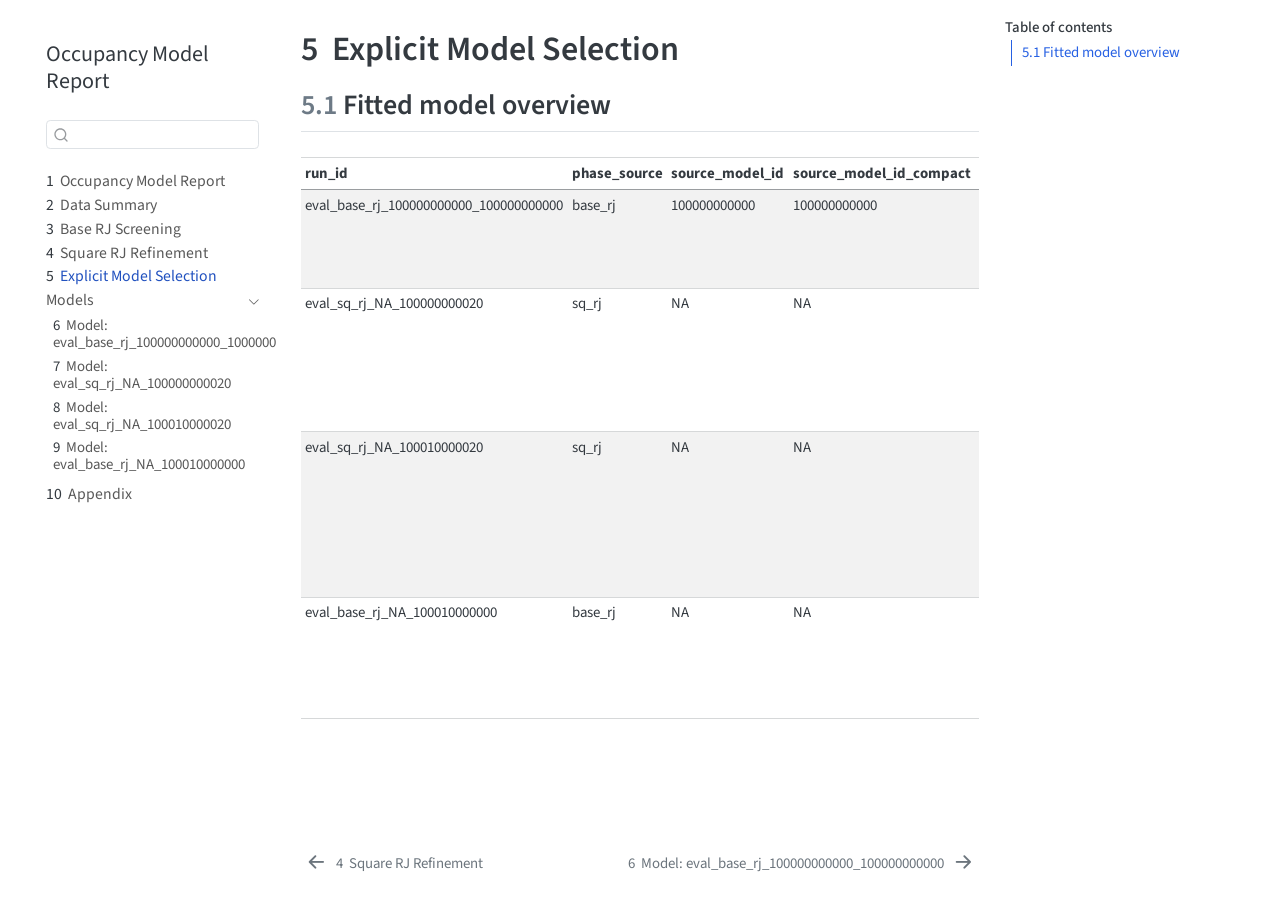
<file: 03_explicit_model_selection.html>
<!DOCTYPE html>
<html xmlns="http://www.w3.org/1999/xhtml" lang="en" xml:lang="en"><head>

<meta charset="utf-8">
<meta name="generator" content="quarto-1.8.25">

<meta name="viewport" content="width=device-width, initial-scale=1.0, user-scalable=yes">


<title>5&nbsp; Explicit Model Selection – Occupancy Model Report</title>
<style>
code{white-space: pre-wrap;}
span.smallcaps{font-variant: small-caps;}
div.columns{display: flex; gap: min(4vw, 1.5em);}
div.column{flex: auto; overflow-x: auto;}
div.hanging-indent{margin-left: 1.5em; text-indent: -1.5em;}
ul.task-list{list-style: none;}
ul.task-list li input[type="checkbox"] {
  width: 0.8em;
  margin: 0 0.8em 0.2em -1em; /* quarto-specific, see https://github.com/quarto-dev/quarto-cli/issues/4556 */ 
  vertical-align: middle;
}
</style>


<script src="site_libs/quarto-nav/quarto-nav.js"></script>
<script src="site_libs/quarto-nav/headroom.min.js"></script>
<script src="site_libs/clipboard/clipboard.min.js"></script>
<script src="site_libs/quarto-search/autocomplete.umd.js"></script>
<script src="site_libs/quarto-search/fuse.min.js"></script>
<script src="site_libs/quarto-search/quarto-search.js"></script>
<meta name="quarto:offset" content="./">
<link href="./06_model_01_eval_base_rj_100000000000_100000000000.html" rel="next">
<link href="./02b_square_rj_refinement.html" rel="prev">
<script src="site_libs/quarto-html/quarto.js" type="module"></script>
<script src="site_libs/quarto-html/tabsets/tabsets.js" type="module"></script>
<script src="site_libs/quarto-html/axe/axe-check.js" type="module"></script>
<script src="site_libs/quarto-html/popper.min.js"></script>
<script src="site_libs/quarto-html/tippy.umd.min.js"></script>
<script src="site_libs/quarto-html/anchor.min.js"></script>
<link href="site_libs/quarto-html/tippy.css" rel="stylesheet">
<link href="site_libs/quarto-html/quarto-syntax-highlighting-7b89279ff1a6dce999919e0e67d4d9ec.css" rel="stylesheet" id="quarto-text-highlighting-styles">
<script src="site_libs/bootstrap/bootstrap.min.js"></script>
<link href="site_libs/bootstrap/bootstrap-icons.css" rel="stylesheet">
<link href="site_libs/bootstrap/bootstrap-c3b609960432dcc427247b2e11e7ddc9.min.css" rel="stylesheet" append-hash="true" id="quarto-bootstrap" data-mode="light">
<script id="quarto-search-options" type="application/json">{
  "location": "sidebar",
  "copy-button": false,
  "collapse-after": 3,
  "panel-placement": "start",
  "type": "textbox",
  "limit": 50,
  "keyboard-shortcut": [
    "f",
    "/",
    "s"
  ],
  "show-item-context": false,
  "language": {
    "search-no-results-text": "No results",
    "search-matching-documents-text": "matching documents",
    "search-copy-link-title": "Copy link to search",
    "search-hide-matches-text": "Hide additional matches",
    "search-more-match-text": "more match in this document",
    "search-more-matches-text": "more matches in this document",
    "search-clear-button-title": "Clear",
    "search-text-placeholder": "",
    "search-detached-cancel-button-title": "Cancel",
    "search-submit-button-title": "Submit",
    "search-label": "Search"
  }
}</script>


</head>

<body class="nav-sidebar floating quarto-light">

<div id="quarto-search-results"></div>
  <header id="quarto-header" class="headroom fixed-top">
  <nav class="quarto-secondary-nav">
    <div class="container-fluid d-flex">
      <button type="button" class="quarto-btn-toggle btn" data-bs-toggle="collapse" role="button" data-bs-target=".quarto-sidebar-collapse-item" aria-controls="quarto-sidebar" aria-expanded="false" aria-label="Toggle sidebar navigation" onclick="if (window.quartoToggleHeadroom) { window.quartoToggleHeadroom(); }">
        <i class="bi bi-layout-text-sidebar-reverse"></i>
      </button>
        <nav class="quarto-page-breadcrumbs" aria-label="breadcrumb"><ol class="breadcrumb"><li class="breadcrumb-item"><a href="./03_explicit_model_selection.html"><span class="chapter-number">5</span>&nbsp; <span class="chapter-title">Explicit Model Selection</span></a></li></ol></nav>
        <a class="flex-grow-1" role="navigation" data-bs-toggle="collapse" data-bs-target=".quarto-sidebar-collapse-item" aria-controls="quarto-sidebar" aria-expanded="false" aria-label="Toggle sidebar navigation" onclick="if (window.quartoToggleHeadroom) { window.quartoToggleHeadroom(); }">      
        </a>
      <button type="button" class="btn quarto-search-button" aria-label="Search" onclick="window.quartoOpenSearch();">
        <i class="bi bi-search"></i>
      </button>
    </div>
  </nav>
</header>
<!-- content -->
<div id="quarto-content" class="quarto-container page-columns page-rows-contents page-layout-article">
<!-- sidebar -->
  <nav id="quarto-sidebar" class="sidebar collapse collapse-horizontal quarto-sidebar-collapse-item sidebar-navigation floating overflow-auto">
    <div class="pt-lg-2 mt-2 text-left sidebar-header sidebar-header-stacked">
      <a href="./index.html" class="sidebar-logo-link">
      </a>
    <div class="sidebar-title mb-0 py-0">
      <a href="./">Occupancy Model Report</a> 
    </div>
      </div>
        <div class="mt-2 flex-shrink-0 align-items-center">
        <div class="sidebar-search">
        <div id="quarto-search" class="" title="Search"></div>
        </div>
        </div>
    <div class="sidebar-menu-container"> 
    <ul class="list-unstyled mt-1">
        <li class="sidebar-item">
  <div class="sidebar-item-container"> 
  <a href="./index.html" class="sidebar-item-text sidebar-link">
 <span class="menu-text"><span class="chapter-number">1</span>&nbsp; <span class="chapter-title">Occupancy Model Report</span></span></a>
  </div>
</li>
        <li class="sidebar-item">
  <div class="sidebar-item-container"> 
  <a href="./01_data_summary.html" class="sidebar-item-text sidebar-link">
 <span class="menu-text"><span class="chapter-number">2</span>&nbsp; <span class="chapter-title">Data Summary</span></span></a>
  </div>
</li>
        <li class="sidebar-item">
  <div class="sidebar-item-container"> 
  <a href="./02a_base_rj_screening.html" class="sidebar-item-text sidebar-link">
 <span class="menu-text"><span class="chapter-number">3</span>&nbsp; <span class="chapter-title">Base RJ Screening</span></span></a>
  </div>
</li>
        <li class="sidebar-item">
  <div class="sidebar-item-container"> 
  <a href="./02b_square_rj_refinement.html" class="sidebar-item-text sidebar-link">
 <span class="menu-text"><span class="chapter-number">4</span>&nbsp; <span class="chapter-title">Square RJ Refinement</span></span></a>
  </div>
</li>
        <li class="sidebar-item">
  <div class="sidebar-item-container"> 
  <a href="./03_explicit_model_selection.html" class="sidebar-item-text sidebar-link active">
 <span class="menu-text"><span class="chapter-number">5</span>&nbsp; <span class="chapter-title">Explicit Model Selection</span></span></a>
  </div>
</li>
        <li class="sidebar-item sidebar-item-section">
      <div class="sidebar-item-container"> 
            <a class="sidebar-item-text sidebar-link text-start" data-bs-toggle="collapse" data-bs-target="#quarto-sidebar-section-1" role="navigation" aria-expanded="true">
 <span class="menu-text">Models</span></a>
          <a class="sidebar-item-toggle text-start" data-bs-toggle="collapse" data-bs-target="#quarto-sidebar-section-1" role="navigation" aria-expanded="true" aria-label="Toggle section">
            <i class="bi bi-chevron-right ms-2"></i>
          </a> 
      </div>
      <ul id="quarto-sidebar-section-1" class="collapse list-unstyled sidebar-section depth1 show">  
          <li class="sidebar-item">
  <div class="sidebar-item-container"> 
  <a href="./06_model_01_eval_base_rj_100000000000_100000000000.html" class="sidebar-item-text sidebar-link">
 <span class="menu-text"><span class="chapter-number">6</span>&nbsp; <span class="chapter-title">Model: eval_base_rj_100000000000_100000000000</span></span></a>
  </div>
</li>
          <li class="sidebar-item">
  <div class="sidebar-item-container"> 
  <a href="./06_model_02_eval_sq_rj_NA_100000000020.html" class="sidebar-item-text sidebar-link">
 <span class="menu-text"><span class="chapter-number">7</span>&nbsp; <span class="chapter-title">Model: eval_sq_rj_NA_100000000020</span></span></a>
  </div>
</li>
          <li class="sidebar-item">
  <div class="sidebar-item-container"> 
  <a href="./06_model_03_eval_sq_rj_NA_100010000020.html" class="sidebar-item-text sidebar-link">
 <span class="menu-text"><span class="chapter-number">8</span>&nbsp; <span class="chapter-title">Model: eval_sq_rj_NA_100010000020</span></span></a>
  </div>
</li>
          <li class="sidebar-item">
  <div class="sidebar-item-container"> 
  <a href="./06_model_04_eval_base_rj_NA_100010000000.html" class="sidebar-item-text sidebar-link">
 <span class="menu-text"><span class="chapter-number">9</span>&nbsp; <span class="chapter-title">Model: eval_base_rj_NA_100010000000</span></span></a>
  </div>
</li>
      </ul>
  </li>
        <li class="sidebar-item">
  <div class="sidebar-item-container"> 
  <a href="./99_appendix.html" class="sidebar-item-text sidebar-link">
 <span class="menu-text"><span class="chapter-number">10</span>&nbsp; <span class="chapter-title">Appendix</span></span></a>
  </div>
</li>
    </ul>
    </div>
</nav>
<div id="quarto-sidebar-glass" class="quarto-sidebar-collapse-item" data-bs-toggle="collapse" data-bs-target=".quarto-sidebar-collapse-item"></div>
<!-- margin-sidebar -->
    <div id="quarto-margin-sidebar" class="sidebar margin-sidebar">
        <nav id="TOC" role="doc-toc" class="toc-active">
    <h2 id="toc-title">Table of contents</h2>
   
  <ul>
  <li><a href="#fitted-model-overview" id="toc-fitted-model-overview" class="nav-link active" data-scroll-target="#fitted-model-overview"><span class="header-section-number">5.1</span> Fitted model overview</a></li>
  </ul>
</nav>
    </div>
<!-- main -->
<main class="content" id="quarto-document-content">

<header id="title-block-header" class="quarto-title-block default">
<div class="quarto-title">
<h1 class="title"><span class="chapter-number">5</span>&nbsp; <span class="chapter-title">Explicit Model Selection</span></h1>
</div>



<div class="quarto-title-meta">

    
  
    
  </div>
  


</header>


<section id="fitted-model-overview" class="level2" data-number="5.1">
<h2 data-number="5.1" class="anchored" data-anchor-id="fitted-model-overview"><span class="header-section-number">5.1</span> Fitted model overview</h2>
<div class="cell">
<div class="cell-output-display">
<table class="caption-top table table-sm table-striped small">
<colgroup>
<col style="width: 9%">
<col style="width: 3%">
<col style="width: 3%">
<col style="width: 5%">
<col style="width: 3%">
<col style="width: 3%">
<col style="width: 16%">
<col style="width: 29%">
<col style="width: 2%">
<col style="width: 2%">
<col style="width: 2%">
<col style="width: 1%">
<col style="width: 1%">
<col style="width: 3%">
<col style="width: 3%">
<col style="width: 3%">
<col style="width: 3%">
</colgroup>
<thead>
<tr class="header">
<th style="text-align: left;">run_id</th>
<th style="text-align: left;">phase_source</th>
<th style="text-align: left;">source_model_id</th>
<th style="text-align: left;">source_model_id_compact</th>
<th style="text-align: left;">source_id_type</th>
<th style="text-align: left;">fit_model_id</th>
<th style="text-align: left;">label</th>
<th style="text-align: left;">formula_label</th>
<th style="text-align: left;">fit_status</th>
<th style="text-align: left;">converged</th>
<th style="text-align: right;">max_rhat</th>
<th style="text-align: right;">min_ess</th>
<th style="text-align: right;">waic</th>
<th style="text-align: left;">has_traceplots</th>
<th style="text-align: left;">has_residuals</th>
<th style="text-align: left;">has_spatial_ac</th>
<th style="text-align: left;">has_temporal_ac</th>
</tr>
</thead>
<tbody>
<tr class="odd">
<td style="text-align: left;">eval_base_rj_100000000000_100000000000</td>
<td style="text-align: left;">base_rj</td>
<td style="text-align: left;">100000000000</td>
<td style="text-align: left;">100000000000</td>
<td style="text-align: left;">base_rj</td>
<td style="text-align: left;">100000000000</td>
<td style="text-align: left;">det: lureDays | occ: intercept/year only</td>
<td style="text-align: left;">alpha_int + lureDays ; beta.int + yr2019 + yr2021 + yr2022 + yr2023 + yr2024</td>
<td style="text-align: left;">ok</td>
<td style="text-align: left;">FALSE</td>
<td style="text-align: right;">1.161</td>
<td style="text-align: right;">173.794</td>
<td style="text-align: right;">375.086</td>
<td style="text-align: left;">FALSE</td>
<td style="text-align: left;">FALSE</td>
<td style="text-align: left;">FALSE</td>
<td style="text-align: left;">FALSE</td>
</tr>
<tr class="even">
<td style="text-align: left;">eval_sq_rj_NA_100000000020</td>
<td style="text-align: left;">sq_rj</td>
<td style="text-align: left;">NA</td>
<td style="text-align: left;">NA</td>
<td style="text-align: left;">sq_rj</td>
<td style="text-align: left;">100000000020</td>
<td style="text-align: left;">det: lureDays | occ: aso_snow_depth + aso_snow_depth_sq</td>
<td style="text-align: left;">alpha_int + lureDays ; beta.int + yr2019 + yr2021 + yr2022 + yr2023 + yr2024 + aso_snow_depth + aso_snow_depth_sq</td>
<td style="text-align: left;">ok</td>
<td style="text-align: left;">TRUE</td>
<td style="text-align: right;">1.032</td>
<td style="text-align: right;">251.814</td>
<td style="text-align: right;">377.045</td>
<td style="text-align: left;">FALSE</td>
<td style="text-align: left;">FALSE</td>
<td style="text-align: left;">FALSE</td>
<td style="text-align: left;">FALSE</td>
</tr>
<tr class="odd">
<td style="text-align: left;">eval_sq_rj_NA_100010000020</td>
<td style="text-align: left;">sq_rj</td>
<td style="text-align: left;">NA</td>
<td style="text-align: left;">NA</td>
<td style="text-align: left;">sq_rj</td>
<td style="text-align: left;">100010000020</td>
<td style="text-align: left;">det: lureDays | occ: elev_m + aso_snow_depth + aso_snow_depth_sq</td>
<td style="text-align: left;">alpha_int + lureDays ; beta.int + yr2019 + yr2021 + yr2022 + yr2023 + yr2024 + elev_m + aso_snow_depth + aso_snow_depth_sq</td>
<td style="text-align: left;">ok</td>
<td style="text-align: left;">FALSE</td>
<td style="text-align: right;">1.180</td>
<td style="text-align: right;">200.195</td>
<td style="text-align: right;">378.563</td>
<td style="text-align: left;">FALSE</td>
<td style="text-align: left;">FALSE</td>
<td style="text-align: left;">FALSE</td>
<td style="text-align: left;">FALSE</td>
</tr>
<tr class="even">
<td style="text-align: left;">eval_base_rj_NA_100010000000</td>
<td style="text-align: left;">base_rj</td>
<td style="text-align: left;">NA</td>
<td style="text-align: left;">NA</td>
<td style="text-align: left;">base_rj</td>
<td style="text-align: left;">100010000000</td>
<td style="text-align: left;">det: lureDays | occ: elev_m</td>
<td style="text-align: left;">alpha_int + lureDays ; beta.int + yr2019 + yr2021 + yr2022 + yr2023 + yr2024 + elev_m</td>
<td style="text-align: left;">ok</td>
<td style="text-align: left;">TRUE</td>
<td style="text-align: right;">1.058</td>
<td style="text-align: right;">227.184</td>
<td style="text-align: right;">378.007</td>
<td style="text-align: left;">FALSE</td>
<td style="text-align: left;">FALSE</td>
<td style="text-align: left;">FALSE</td>
<td style="text-align: left;">FALSE</td>
</tr>
</tbody>
</table>
</div>
</div>


</section>

</main> <!-- /main -->
<script id="quarto-html-after-body" type="application/javascript">
  window.document.addEventListener("DOMContentLoaded", function (event) {
    const icon = "";
    const anchorJS = new window.AnchorJS();
    anchorJS.options = {
      placement: 'right',
      icon: icon
    };
    anchorJS.add('.anchored');
    const isCodeAnnotation = (el) => {
      for (const clz of el.classList) {
        if (clz.startsWith('code-annotation-')) {                     
          return true;
        }
      }
      return false;
    }
    const onCopySuccess = function(e) {
      // button target
      const button = e.trigger;
      // don't keep focus
      button.blur();
      // flash "checked"
      button.classList.add('code-copy-button-checked');
      var currentTitle = button.getAttribute("title");
      button.setAttribute("title", "Copied!");
      let tooltip;
      if (window.bootstrap) {
        button.setAttribute("data-bs-toggle", "tooltip");
        button.setAttribute("data-bs-placement", "left");
        button.setAttribute("data-bs-title", "Copied!");
        tooltip = new bootstrap.Tooltip(button, 
          { trigger: "manual", 
            customClass: "code-copy-button-tooltip",
            offset: [0, -8]});
        tooltip.show();    
      }
      setTimeout(function() {
        if (tooltip) {
          tooltip.hide();
          button.removeAttribute("data-bs-title");
          button.removeAttribute("data-bs-toggle");
          button.removeAttribute("data-bs-placement");
        }
        button.setAttribute("title", currentTitle);
        button.classList.remove('code-copy-button-checked');
      }, 1000);
      // clear code selection
      e.clearSelection();
    }
    const getTextToCopy = function(trigger) {
      const outerScaffold = trigger.parentElement.cloneNode(true);
      const codeEl = outerScaffold.querySelector('code');
      for (const childEl of codeEl.children) {
        if (isCodeAnnotation(childEl)) {
          childEl.remove();
        }
      }
      return codeEl.innerText;
    }
    const clipboard = new window.ClipboardJS('.code-copy-button:not([data-in-quarto-modal])', {
      text: getTextToCopy
    });
    clipboard.on('success', onCopySuccess);
    if (window.document.getElementById('quarto-embedded-source-code-modal')) {
      const clipboardModal = new window.ClipboardJS('.code-copy-button[data-in-quarto-modal]', {
        text: getTextToCopy,
        container: window.document.getElementById('quarto-embedded-source-code-modal')
      });
      clipboardModal.on('success', onCopySuccess);
    }
      var localhostRegex = new RegExp(/^(?:http|https):\/\/localhost\:?[0-9]*\//);
      var mailtoRegex = new RegExp(/^mailto:/);
        var filterRegex = new RegExp('/' + window.location.host + '/');
      var isInternal = (href) => {
          return filterRegex.test(href) || localhostRegex.test(href) || mailtoRegex.test(href);
      }
      // Inspect non-navigation links and adorn them if external
     var links = window.document.querySelectorAll('a[href]:not(.nav-link):not(.navbar-brand):not(.toc-action):not(.sidebar-link):not(.sidebar-item-toggle):not(.pagination-link):not(.no-external):not([aria-hidden]):not(.dropdown-item):not(.quarto-navigation-tool):not(.about-link)');
      for (var i=0; i<links.length; i++) {
        const link = links[i];
        if (!isInternal(link.href)) {
          // undo the damage that might have been done by quarto-nav.js in the case of
          // links that we want to consider external
          if (link.dataset.originalHref !== undefined) {
            link.href = link.dataset.originalHref;
          }
        }
      }
    function tippyHover(el, contentFn, onTriggerFn, onUntriggerFn) {
      const config = {
        allowHTML: true,
        maxWidth: 500,
        delay: 100,
        arrow: false,
        appendTo: function(el) {
            return el.parentElement;
        },
        interactive: true,
        interactiveBorder: 10,
        theme: 'quarto',
        placement: 'bottom-start',
      };
      if (contentFn) {
        config.content = contentFn;
      }
      if (onTriggerFn) {
        config.onTrigger = onTriggerFn;
      }
      if (onUntriggerFn) {
        config.onUntrigger = onUntriggerFn;
      }
      window.tippy(el, config); 
    }
    const noterefs = window.document.querySelectorAll('a[role="doc-noteref"]');
    for (var i=0; i<noterefs.length; i++) {
      const ref = noterefs[i];
      tippyHover(ref, function() {
        // use id or data attribute instead here
        let href = ref.getAttribute('data-footnote-href') || ref.getAttribute('href');
        try { href = new URL(href).hash; } catch {}
        const id = href.replace(/^#\/?/, "");
        const note = window.document.getElementById(id);
        if (note) {
          return note.innerHTML;
        } else {
          return "";
        }
      });
    }
    const xrefs = window.document.querySelectorAll('a.quarto-xref');
    const processXRef = (id, note) => {
      // Strip column container classes
      const stripColumnClz = (el) => {
        el.classList.remove("page-full", "page-columns");
        if (el.children) {
          for (const child of el.children) {
            stripColumnClz(child);
          }
        }
      }
      stripColumnClz(note)
      if (id === null || id.startsWith('sec-')) {
        // Special case sections, only their first couple elements
        const container = document.createElement("div");
        if (note.children && note.children.length > 2) {
          container.appendChild(note.children[0].cloneNode(true));
          for (let i = 1; i < note.children.length; i++) {
            const child = note.children[i];
            if (child.tagName === "P" && child.innerText === "") {
              continue;
            } else {
              container.appendChild(child.cloneNode(true));
              break;
            }
          }
          if (window.Quarto?.typesetMath) {
            window.Quarto.typesetMath(container);
          }
          return container.innerHTML
        } else {
          if (window.Quarto?.typesetMath) {
            window.Quarto.typesetMath(note);
          }
          return note.innerHTML;
        }
      } else {
        // Remove any anchor links if they are present
        const anchorLink = note.querySelector('a.anchorjs-link');
        if (anchorLink) {
          anchorLink.remove();
        }
        if (window.Quarto?.typesetMath) {
          window.Quarto.typesetMath(note);
        }
        if (note.classList.contains("callout")) {
          return note.outerHTML;
        } else {
          return note.innerHTML;
        }
      }
    }
    for (var i=0; i<xrefs.length; i++) {
      const xref = xrefs[i];
      tippyHover(xref, undefined, function(instance) {
        instance.disable();
        let url = xref.getAttribute('href');
        let hash = undefined; 
        if (url.startsWith('#')) {
          hash = url;
        } else {
          try { hash = new URL(url).hash; } catch {}
        }
        if (hash) {
          const id = hash.replace(/^#\/?/, "");
          const note = window.document.getElementById(id);
          if (note !== null) {
            try {
              const html = processXRef(id, note.cloneNode(true));
              instance.setContent(html);
            } finally {
              instance.enable();
              instance.show();
            }
          } else {
            // See if we can fetch this
            fetch(url.split('#')[0])
            .then(res => res.text())
            .then(html => {
              const parser = new DOMParser();
              const htmlDoc = parser.parseFromString(html, "text/html");
              const note = htmlDoc.getElementById(id);
              if (note !== null) {
                const html = processXRef(id, note);
                instance.setContent(html);
              } 
            }).finally(() => {
              instance.enable();
              instance.show();
            });
          }
        } else {
          // See if we can fetch a full url (with no hash to target)
          // This is a special case and we should probably do some content thinning / targeting
          fetch(url)
          .then(res => res.text())
          .then(html => {
            const parser = new DOMParser();
            const htmlDoc = parser.parseFromString(html, "text/html");
            const note = htmlDoc.querySelector('main.content');
            if (note !== null) {
              // This should only happen for chapter cross references
              // (since there is no id in the URL)
              // remove the first header
              if (note.children.length > 0 && note.children[0].tagName === "HEADER") {
                note.children[0].remove();
              }
              const html = processXRef(null, note);
              instance.setContent(html);
            } 
          }).finally(() => {
            instance.enable();
            instance.show();
          });
        }
      }, function(instance) {
      });
    }
        let selectedAnnoteEl;
        const selectorForAnnotation = ( cell, annotation) => {
          let cellAttr = 'data-code-cell="' + cell + '"';
          let lineAttr = 'data-code-annotation="' +  annotation + '"';
          const selector = 'span[' + cellAttr + '][' + lineAttr + ']';
          return selector;
        }
        const selectCodeLines = (annoteEl) => {
          const doc = window.document;
          const targetCell = annoteEl.getAttribute("data-target-cell");
          const targetAnnotation = annoteEl.getAttribute("data-target-annotation");
          const annoteSpan = window.document.querySelector(selectorForAnnotation(targetCell, targetAnnotation));
          const lines = annoteSpan.getAttribute("data-code-lines").split(",");
          const lineIds = lines.map((line) => {
            return targetCell + "-" + line;
          })
          let top = null;
          let height = null;
          let parent = null;
          if (lineIds.length > 0) {
              //compute the position of the single el (top and bottom and make a div)
              const el = window.document.getElementById(lineIds[0]);
              top = el.offsetTop;
              height = el.offsetHeight;
              parent = el.parentElement.parentElement;
            if (lineIds.length > 1) {
              const lastEl = window.document.getElementById(lineIds[lineIds.length - 1]);
              const bottom = lastEl.offsetTop + lastEl.offsetHeight;
              height = bottom - top;
            }
            if (top !== null && height !== null && parent !== null) {
              // cook up a div (if necessary) and position it 
              let div = window.document.getElementById("code-annotation-line-highlight");
              if (div === null) {
                div = window.document.createElement("div");
                div.setAttribute("id", "code-annotation-line-highlight");
                div.style.position = 'absolute';
                parent.appendChild(div);
              }
              div.style.top = top - 2 + "px";
              div.style.height = height + 4 + "px";
              div.style.left = 0;
              let gutterDiv = window.document.getElementById("code-annotation-line-highlight-gutter");
              if (gutterDiv === null) {
                gutterDiv = window.document.createElement("div");
                gutterDiv.setAttribute("id", "code-annotation-line-highlight-gutter");
                gutterDiv.style.position = 'absolute';
                const codeCell = window.document.getElementById(targetCell);
                const gutter = codeCell.querySelector('.code-annotation-gutter');
                gutter.appendChild(gutterDiv);
              }
              gutterDiv.style.top = top - 2 + "px";
              gutterDiv.style.height = height + 4 + "px";
            }
            selectedAnnoteEl = annoteEl;
          }
        };
        const unselectCodeLines = () => {
          const elementsIds = ["code-annotation-line-highlight", "code-annotation-line-highlight-gutter"];
          elementsIds.forEach((elId) => {
            const div = window.document.getElementById(elId);
            if (div) {
              div.remove();
            }
          });
          selectedAnnoteEl = undefined;
        };
          // Handle positioning of the toggle
      window.addEventListener(
        "resize",
        throttle(() => {
          elRect = undefined;
          if (selectedAnnoteEl) {
            selectCodeLines(selectedAnnoteEl);
          }
        }, 10)
      );
      function throttle(fn, ms) {
      let throttle = false;
      let timer;
        return (...args) => {
          if(!throttle) { // first call gets through
              fn.apply(this, args);
              throttle = true;
          } else { // all the others get throttled
              if(timer) clearTimeout(timer); // cancel #2
              timer = setTimeout(() => {
                fn.apply(this, args);
                timer = throttle = false;
              }, ms);
          }
        };
      }
        // Attach click handler to the DT
        const annoteDls = window.document.querySelectorAll('dt[data-target-cell]');
        for (const annoteDlNode of annoteDls) {
          annoteDlNode.addEventListener('click', (event) => {
            const clickedEl = event.target;
            if (clickedEl !== selectedAnnoteEl) {
              unselectCodeLines();
              const activeEl = window.document.querySelector('dt[data-target-cell].code-annotation-active');
              if (activeEl) {
                activeEl.classList.remove('code-annotation-active');
              }
              selectCodeLines(clickedEl);
              clickedEl.classList.add('code-annotation-active');
            } else {
              // Unselect the line
              unselectCodeLines();
              clickedEl.classList.remove('code-annotation-active');
            }
          });
        }
    const findCites = (el) => {
      const parentEl = el.parentElement;
      if (parentEl) {
        const cites = parentEl.dataset.cites;
        if (cites) {
          return {
            el,
            cites: cites.split(' ')
          };
        } else {
          return findCites(el.parentElement)
        }
      } else {
        return undefined;
      }
    };
    var bibliorefs = window.document.querySelectorAll('a[role="doc-biblioref"]');
    for (var i=0; i<bibliorefs.length; i++) {
      const ref = bibliorefs[i];
      const citeInfo = findCites(ref);
      if (citeInfo) {
        tippyHover(citeInfo.el, function() {
          var popup = window.document.createElement('div');
          citeInfo.cites.forEach(function(cite) {
            var citeDiv = window.document.createElement('div');
            citeDiv.classList.add('hanging-indent');
            citeDiv.classList.add('csl-entry');
            var biblioDiv = window.document.getElementById('ref-' + cite);
            if (biblioDiv) {
              citeDiv.innerHTML = biblioDiv.innerHTML;
            }
            popup.appendChild(citeDiv);
          });
          return popup.innerHTML;
        });
      }
    }
  });
  </script>
<nav class="page-navigation">
  <div class="nav-page nav-page-previous">
      <a href="./02b_square_rj_refinement.html" class="pagination-link" aria-label="Square RJ Refinement">
        <i class="bi bi-arrow-left-short"></i> <span class="nav-page-text"><span class="chapter-number">4</span>&nbsp; <span class="chapter-title">Square RJ Refinement</span></span>
      </a>          
  </div>
  <div class="nav-page nav-page-next">
      <a href="./06_model_01_eval_base_rj_100000000000_100000000000.html" class="pagination-link" aria-label="Model: eval_base_rj_100000000000_100000000000">
        <span class="nav-page-text"><span class="chapter-number">6</span>&nbsp; <span class="chapter-title">Model: eval_base_rj_100000000000_100000000000</span></span> <i class="bi bi-arrow-right-short"></i>
      </a>
  </div>
</nav>
</div> <!-- /content -->




</body></html>
</file>
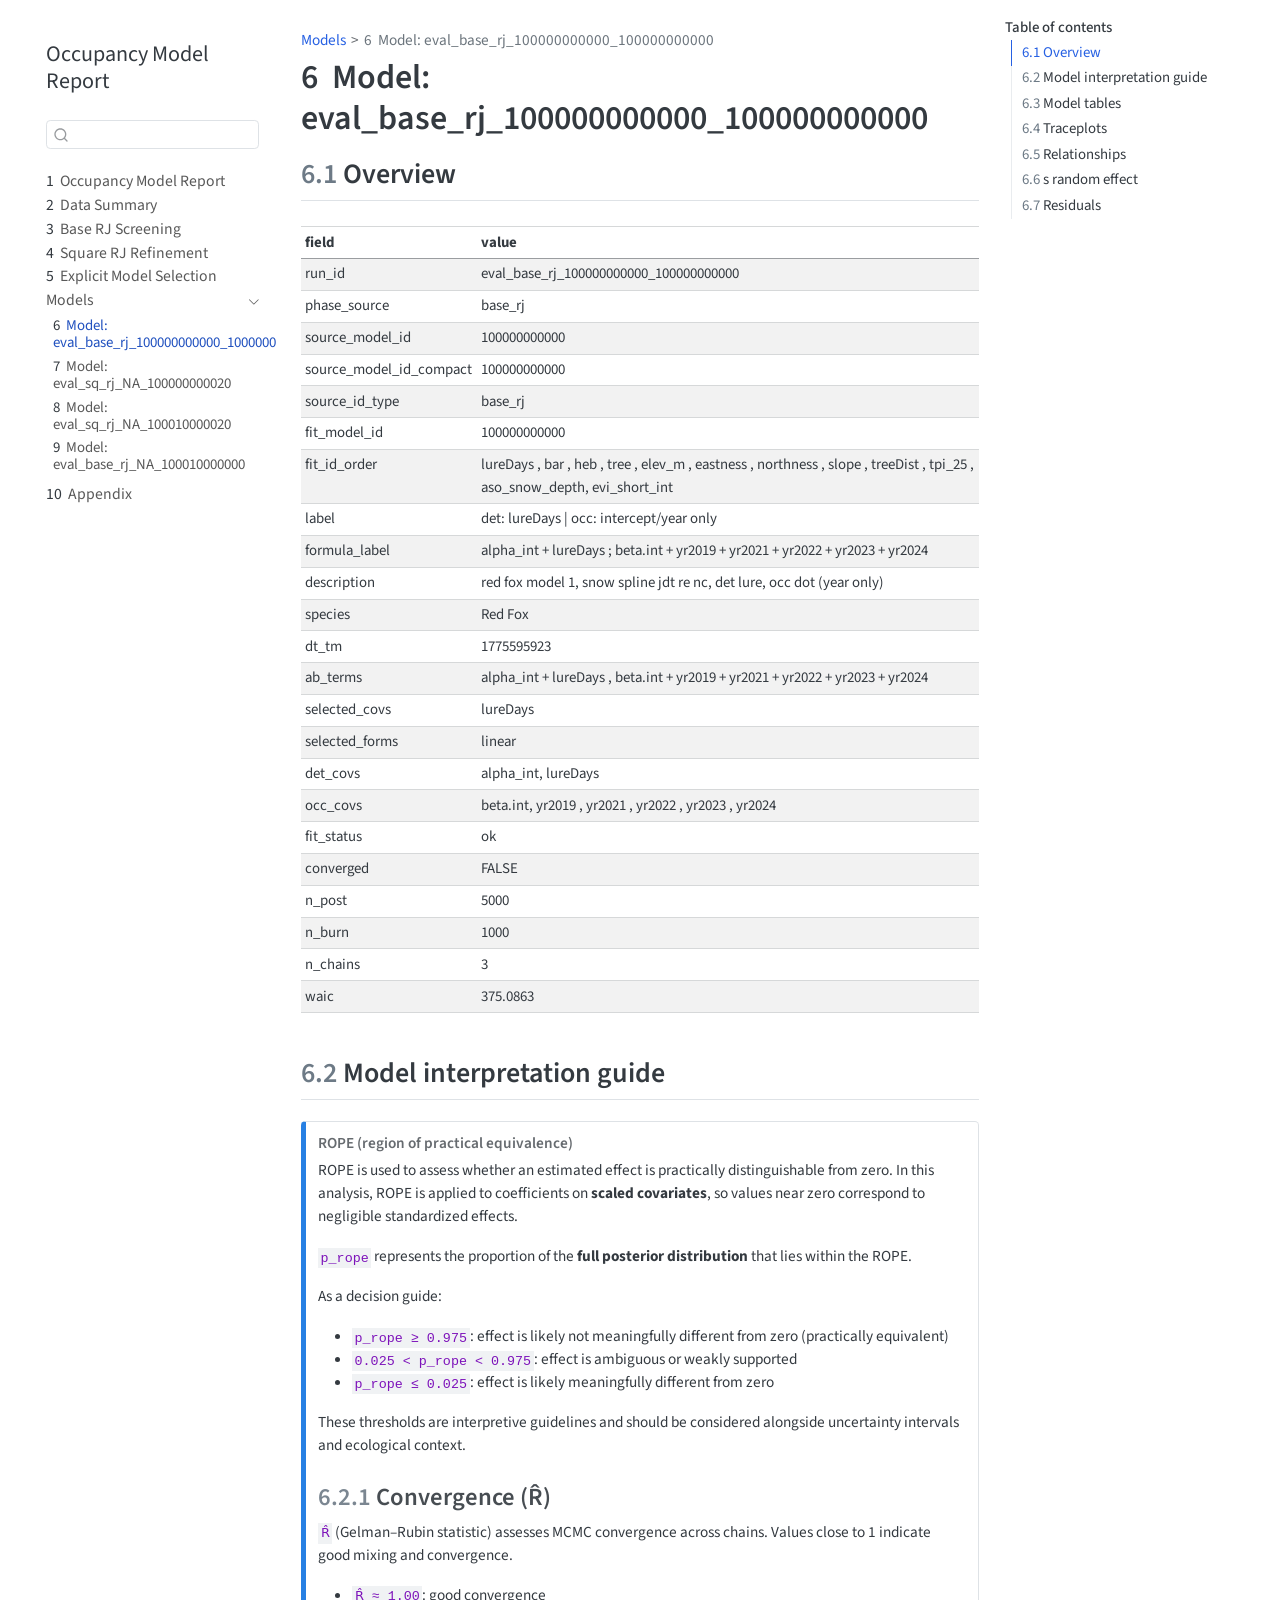
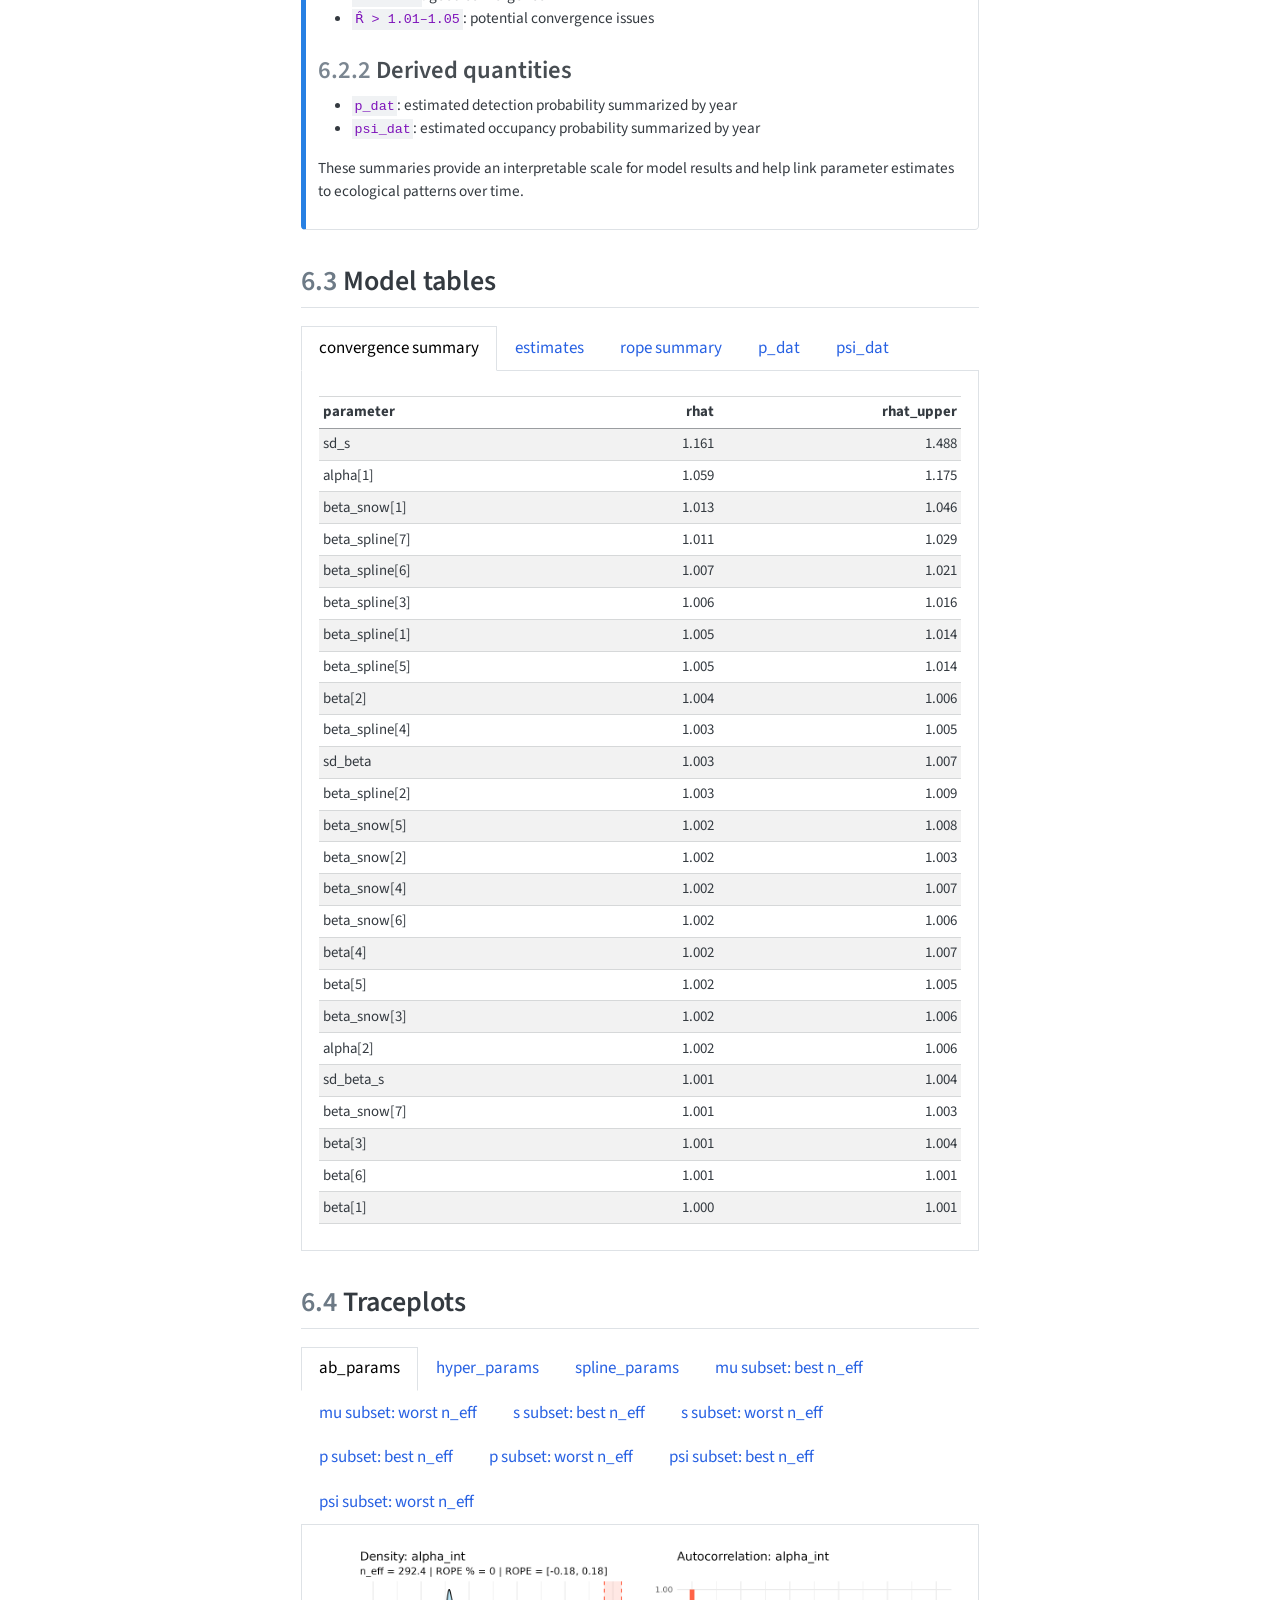
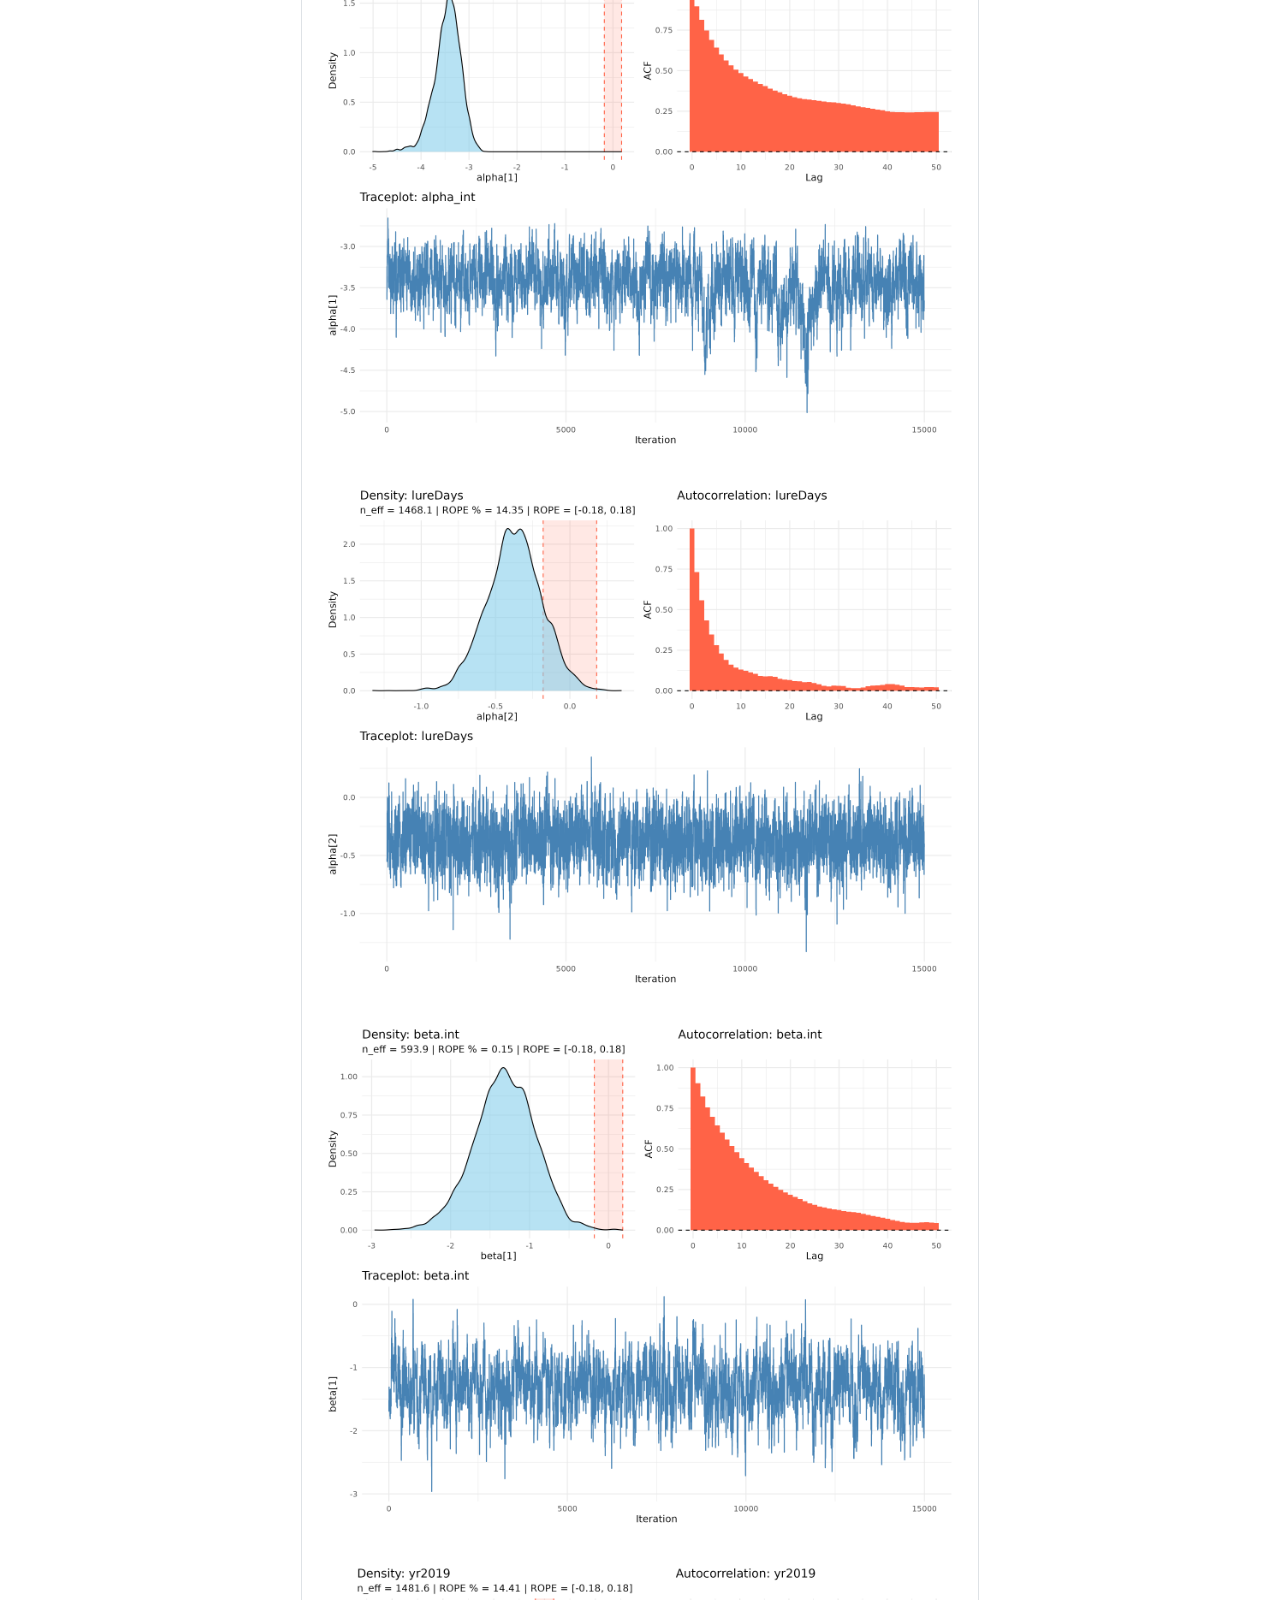
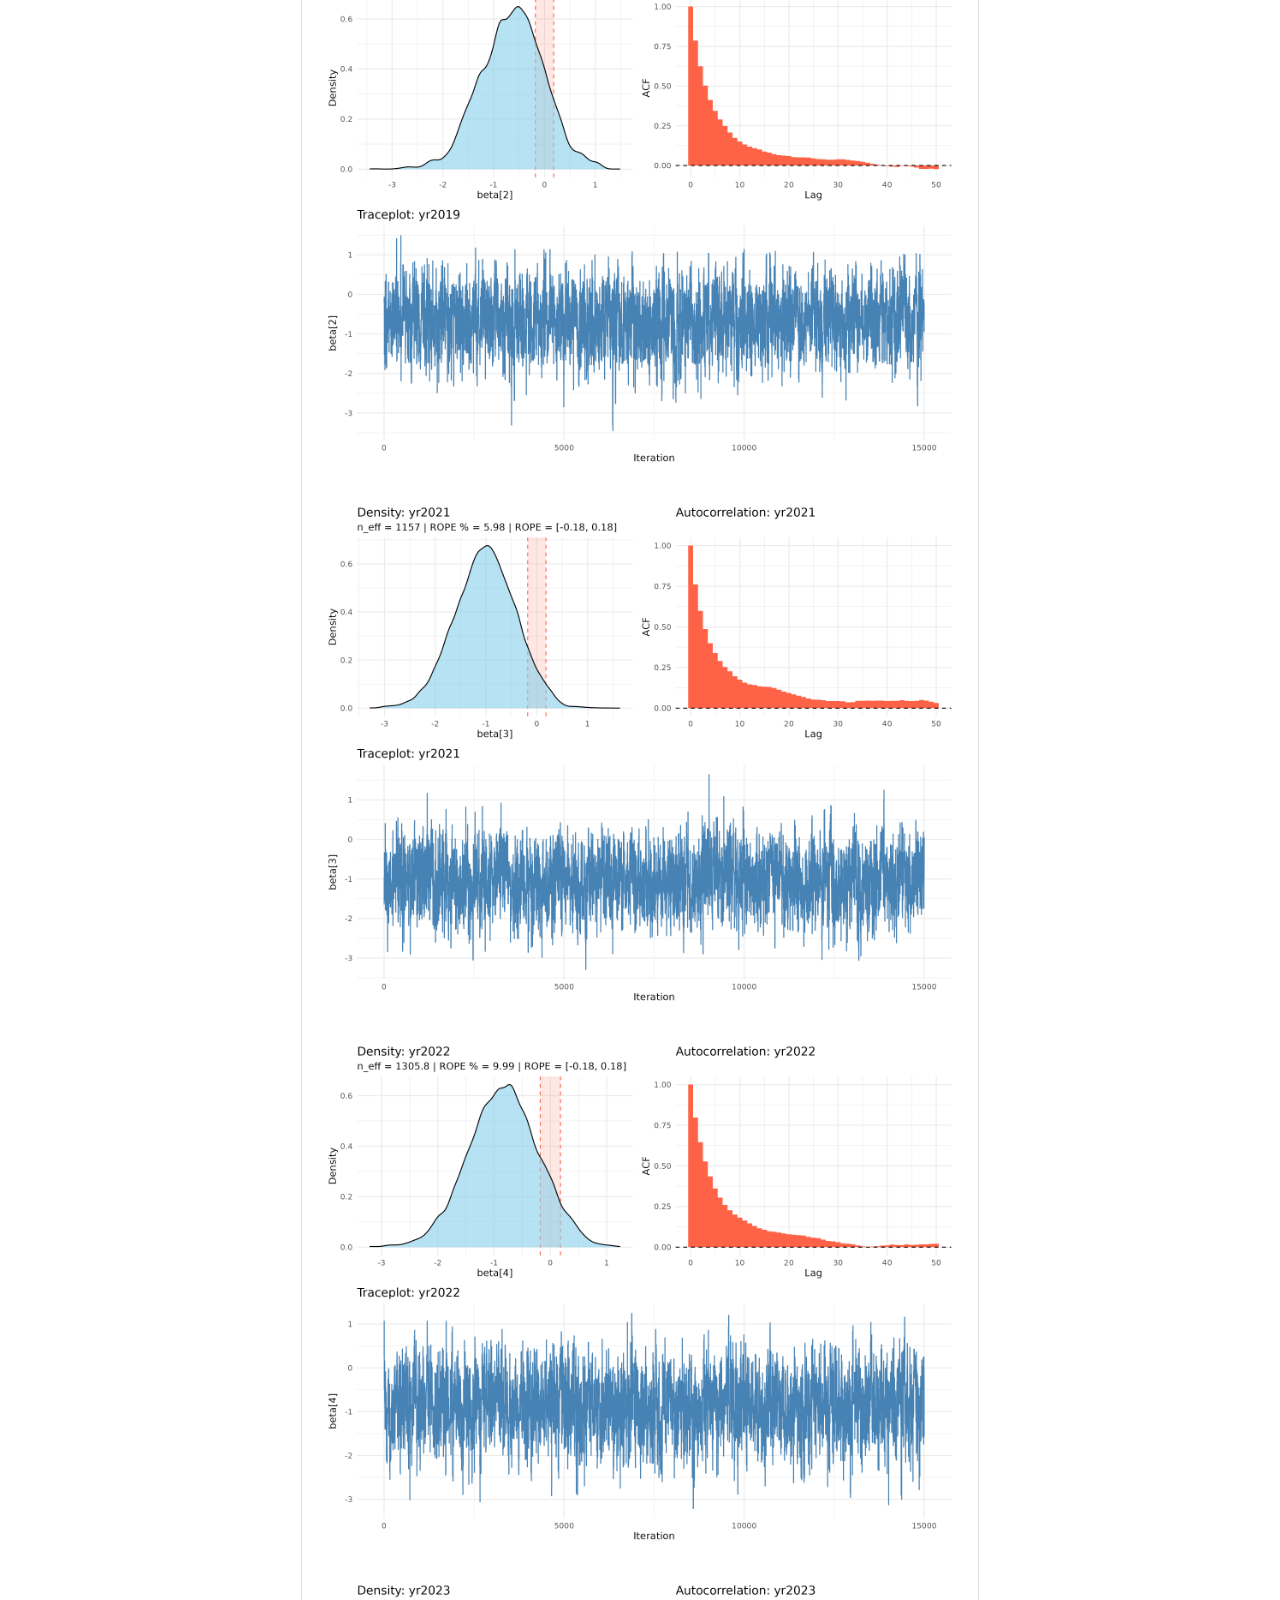
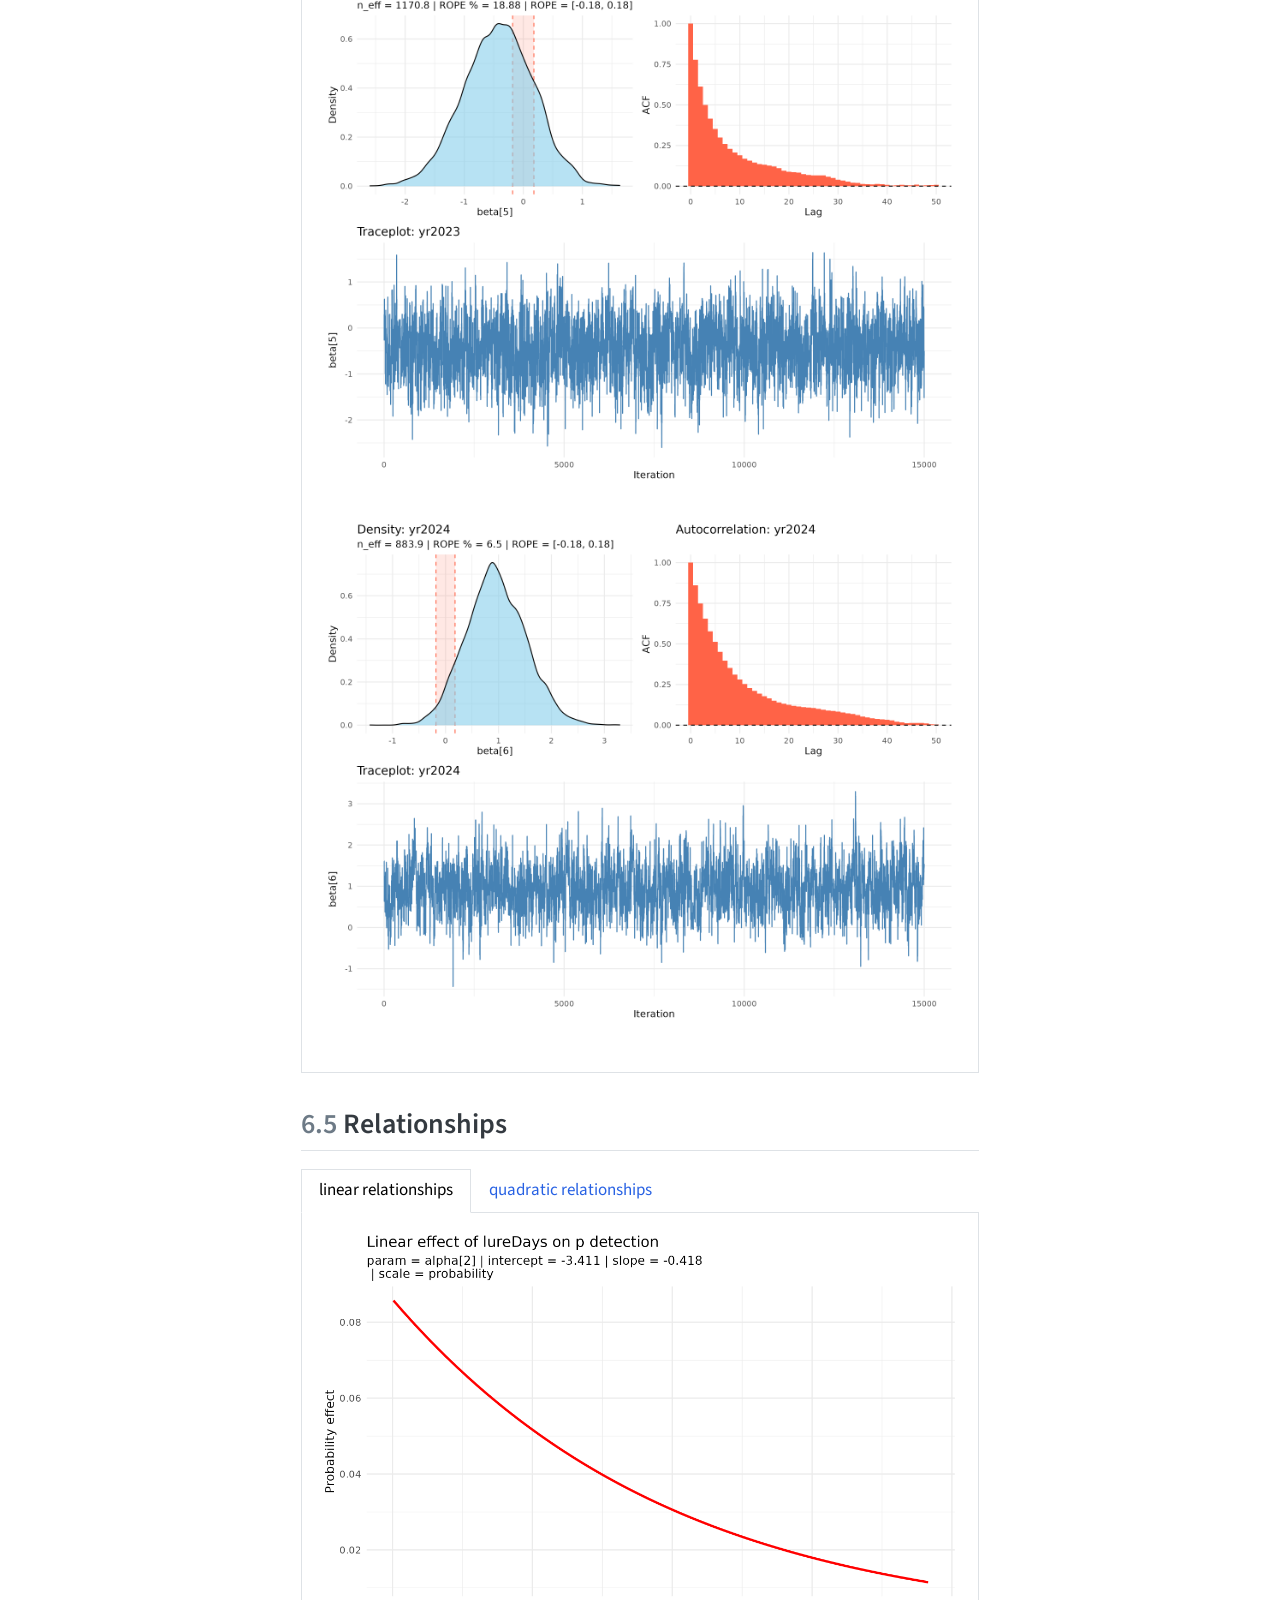
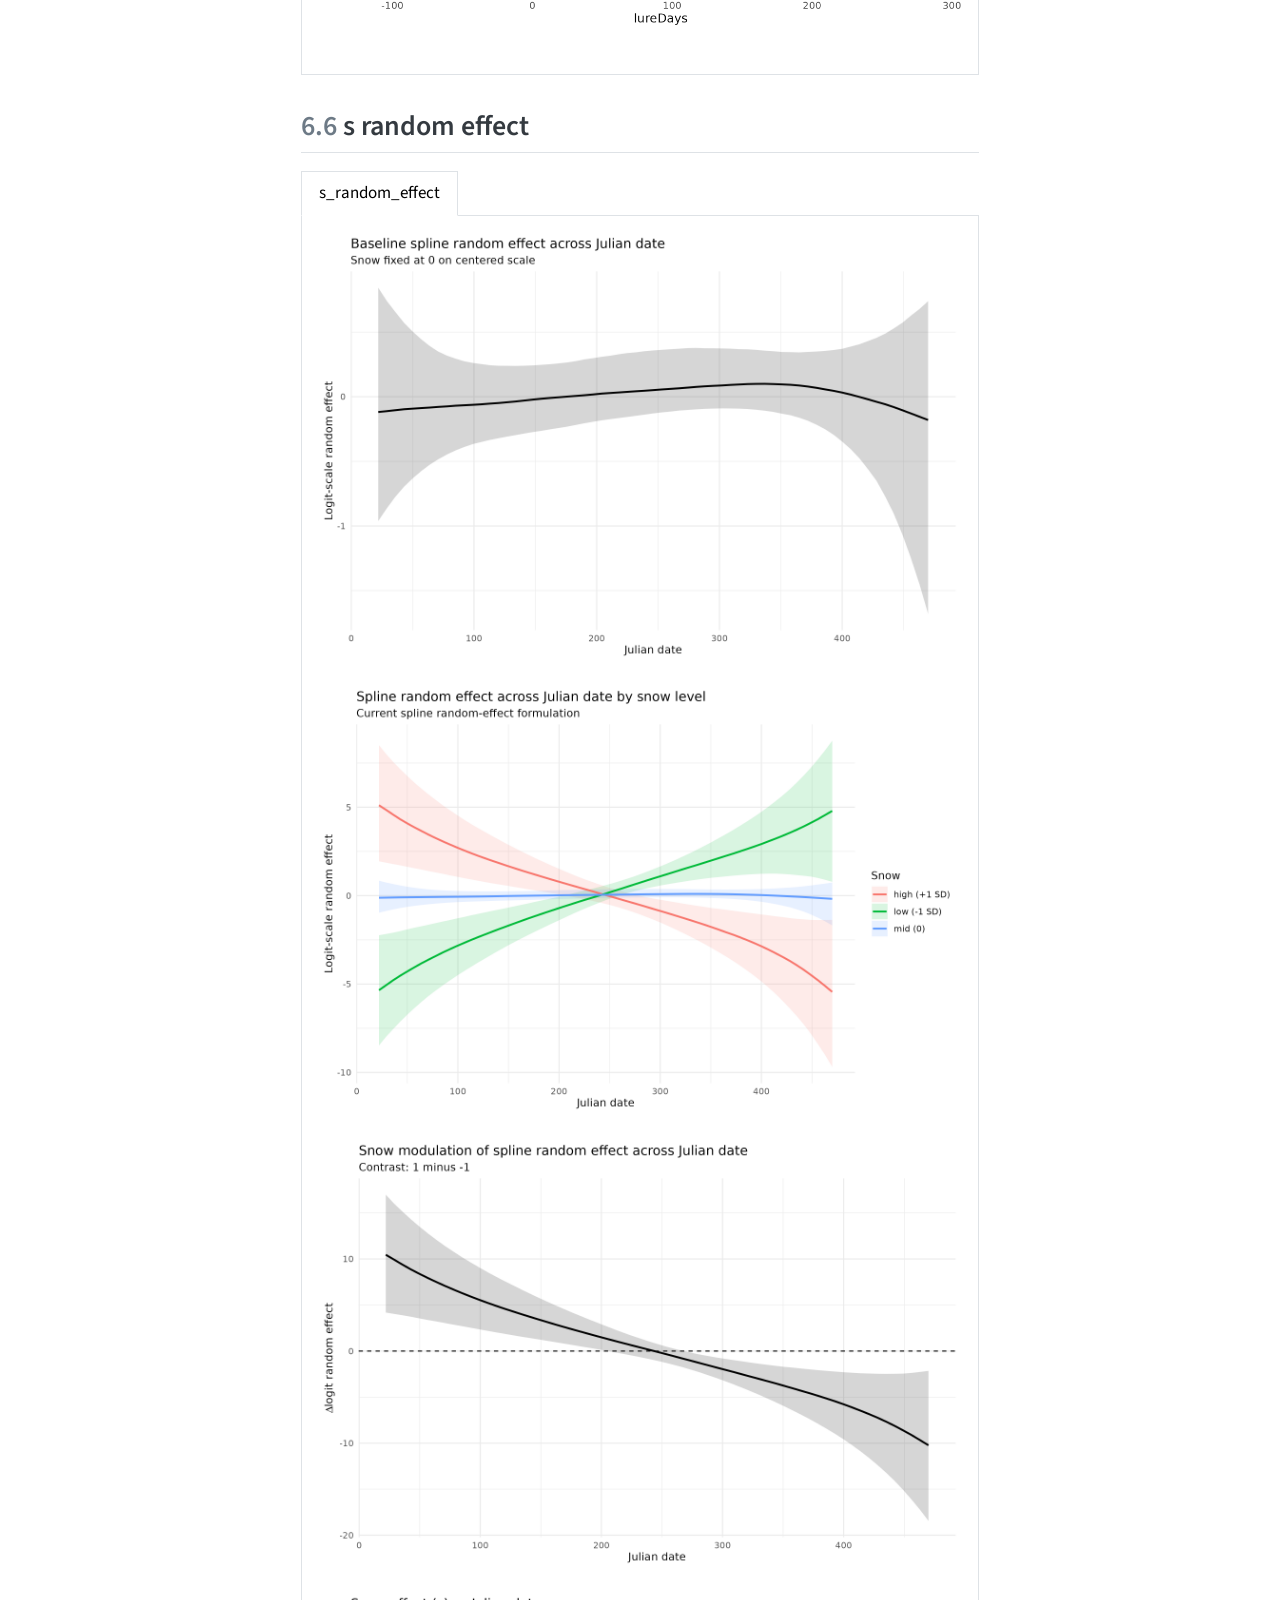
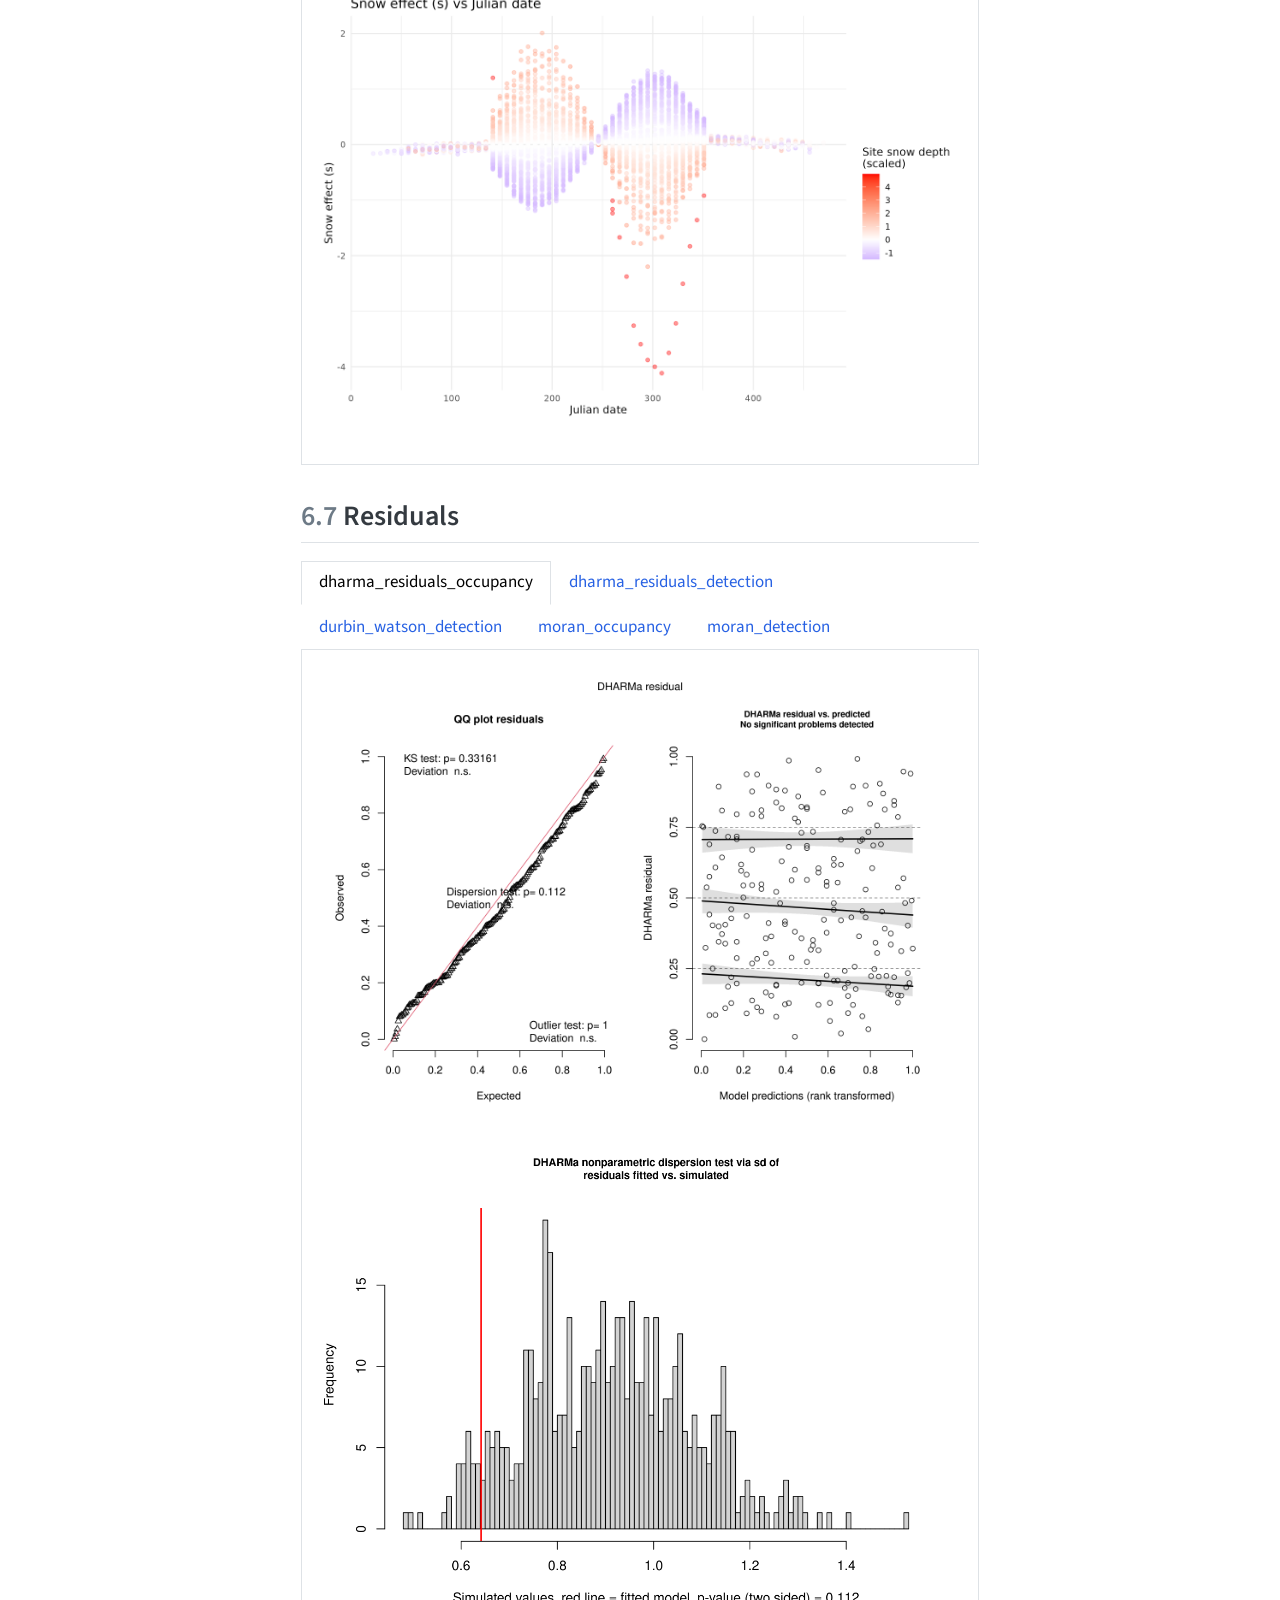
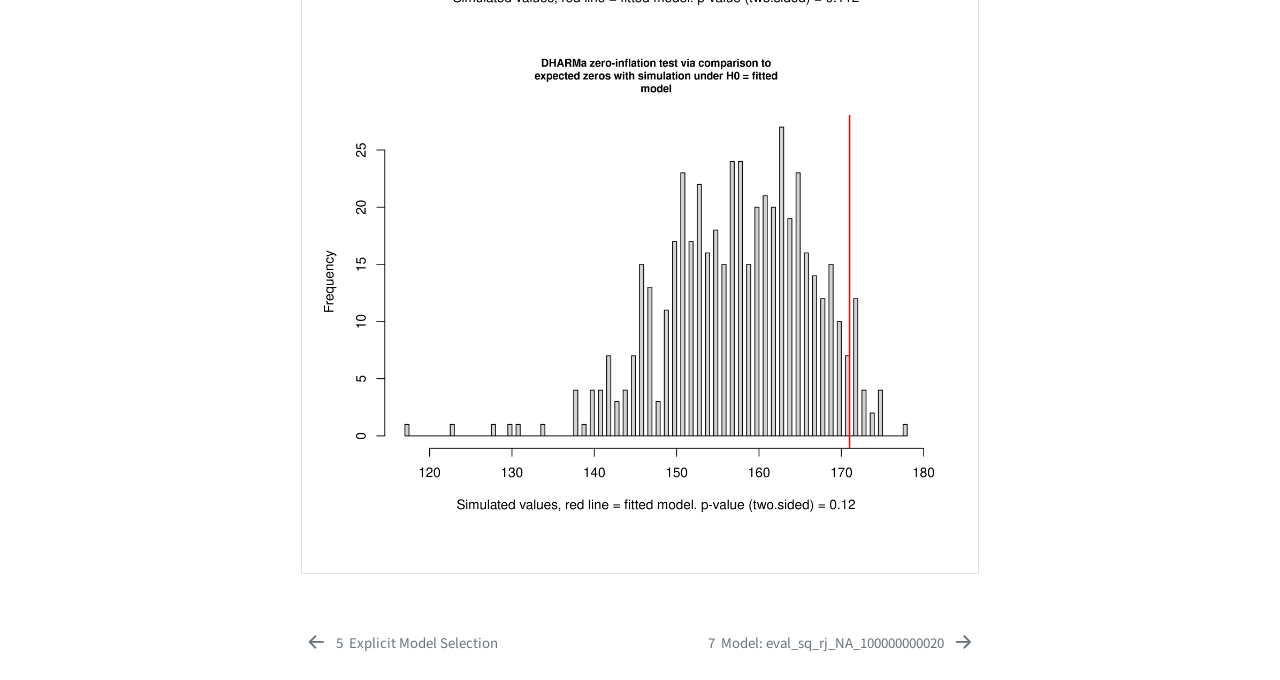
<file: 06_model_01_eval_base_rj_100000000000_100000000000.html>
<!DOCTYPE html>
<html xmlns="http://www.w3.org/1999/xhtml" lang="en" xml:lang="en"><head>

<meta charset="utf-8">
<meta name="generator" content="quarto-1.8.25">

<meta name="viewport" content="width=device-width, initial-scale=1.0, user-scalable=yes">


<title>6&nbsp; Model: eval_base_rj_100000000000_100000000000 – Occupancy Model Report</title>
<style>
code{white-space: pre-wrap;}
span.smallcaps{font-variant: small-caps;}
div.columns{display: flex; gap: min(4vw, 1.5em);}
div.column{flex: auto; overflow-x: auto;}
div.hanging-indent{margin-left: 1.5em; text-indent: -1.5em;}
ul.task-list{list-style: none;}
ul.task-list li input[type="checkbox"] {
  width: 0.8em;
  margin: 0 0.8em 0.2em -1em; /* quarto-specific, see https://github.com/quarto-dev/quarto-cli/issues/4556 */ 
  vertical-align: middle;
}
</style>


<script src="site_libs/quarto-nav/quarto-nav.js"></script>
<script src="site_libs/quarto-nav/headroom.min.js"></script>
<script src="site_libs/clipboard/clipboard.min.js"></script>
<script src="site_libs/quarto-search/autocomplete.umd.js"></script>
<script src="site_libs/quarto-search/fuse.min.js"></script>
<script src="site_libs/quarto-search/quarto-search.js"></script>
<meta name="quarto:offset" content="./">
<link href="./06_model_02_eval_sq_rj_NA_100000000020.html" rel="next">
<link href="./03_explicit_model_selection.html" rel="prev">
<script src="site_libs/quarto-html/quarto.js" type="module"></script>
<script src="site_libs/quarto-html/tabsets/tabsets.js" type="module"></script>
<script src="site_libs/quarto-html/axe/axe-check.js" type="module"></script>
<script src="site_libs/quarto-html/popper.min.js"></script>
<script src="site_libs/quarto-html/tippy.umd.min.js"></script>
<script src="site_libs/quarto-html/anchor.min.js"></script>
<link href="site_libs/quarto-html/tippy.css" rel="stylesheet">
<link href="site_libs/quarto-html/quarto-syntax-highlighting-7b89279ff1a6dce999919e0e67d4d9ec.css" rel="stylesheet" id="quarto-text-highlighting-styles">
<script src="site_libs/bootstrap/bootstrap.min.js"></script>
<link href="site_libs/bootstrap/bootstrap-icons.css" rel="stylesheet">
<link href="site_libs/bootstrap/bootstrap-c3b609960432dcc427247b2e11e7ddc9.min.css" rel="stylesheet" append-hash="true" id="quarto-bootstrap" data-mode="light">
<script id="quarto-search-options" type="application/json">{
  "location": "sidebar",
  "copy-button": false,
  "collapse-after": 3,
  "panel-placement": "start",
  "type": "textbox",
  "limit": 50,
  "keyboard-shortcut": [
    "f",
    "/",
    "s"
  ],
  "show-item-context": false,
  "language": {
    "search-no-results-text": "No results",
    "search-matching-documents-text": "matching documents",
    "search-copy-link-title": "Copy link to search",
    "search-hide-matches-text": "Hide additional matches",
    "search-more-match-text": "more match in this document",
    "search-more-matches-text": "more matches in this document",
    "search-clear-button-title": "Clear",
    "search-text-placeholder": "",
    "search-detached-cancel-button-title": "Cancel",
    "search-submit-button-title": "Submit",
    "search-label": "Search"
  }
}</script>


</head>

<body class="nav-sidebar floating quarto-light">

<div id="quarto-search-results"></div>
  <header id="quarto-header" class="headroom fixed-top">
  <nav class="quarto-secondary-nav">
    <div class="container-fluid d-flex">
      <button type="button" class="quarto-btn-toggle btn" data-bs-toggle="collapse" role="button" data-bs-target=".quarto-sidebar-collapse-item" aria-controls="quarto-sidebar" aria-expanded="false" aria-label="Toggle sidebar navigation" onclick="if (window.quartoToggleHeadroom) { window.quartoToggleHeadroom(); }">
        <i class="bi bi-layout-text-sidebar-reverse"></i>
      </button>
        <nav class="quarto-page-breadcrumbs" aria-label="breadcrumb"><ol class="breadcrumb"><li class="breadcrumb-item"><a href="./06_model_01_eval_base_rj_100000000000_100000000000.html">Models</a></li><li class="breadcrumb-item"><a href="./06_model_01_eval_base_rj_100000000000_100000000000.html"><span class="chapter-number">6</span>&nbsp; <span class="chapter-title">Model: eval_base_rj_100000000000_100000000000</span></a></li></ol></nav>
        <a class="flex-grow-1" role="navigation" data-bs-toggle="collapse" data-bs-target=".quarto-sidebar-collapse-item" aria-controls="quarto-sidebar" aria-expanded="false" aria-label="Toggle sidebar navigation" onclick="if (window.quartoToggleHeadroom) { window.quartoToggleHeadroom(); }">      
        </a>
      <button type="button" class="btn quarto-search-button" aria-label="Search" onclick="window.quartoOpenSearch();">
        <i class="bi bi-search"></i>
      </button>
    </div>
  </nav>
</header>
<!-- content -->
<div id="quarto-content" class="quarto-container page-columns page-rows-contents page-layout-article">
<!-- sidebar -->
  <nav id="quarto-sidebar" class="sidebar collapse collapse-horizontal quarto-sidebar-collapse-item sidebar-navigation floating overflow-auto">
    <div class="pt-lg-2 mt-2 text-left sidebar-header sidebar-header-stacked">
      <a href="./index.html" class="sidebar-logo-link">
      </a>
    <div class="sidebar-title mb-0 py-0">
      <a href="./">Occupancy Model Report</a> 
    </div>
      </div>
        <div class="mt-2 flex-shrink-0 align-items-center">
        <div class="sidebar-search">
        <div id="quarto-search" class="" title="Search"></div>
        </div>
        </div>
    <div class="sidebar-menu-container"> 
    <ul class="list-unstyled mt-1">
        <li class="sidebar-item">
  <div class="sidebar-item-container"> 
  <a href="./index.html" class="sidebar-item-text sidebar-link">
 <span class="menu-text"><span class="chapter-number">1</span>&nbsp; <span class="chapter-title">Occupancy Model Report</span></span></a>
  </div>
</li>
        <li class="sidebar-item">
  <div class="sidebar-item-container"> 
  <a href="./01_data_summary.html" class="sidebar-item-text sidebar-link">
 <span class="menu-text"><span class="chapter-number">2</span>&nbsp; <span class="chapter-title">Data Summary</span></span></a>
  </div>
</li>
        <li class="sidebar-item">
  <div class="sidebar-item-container"> 
  <a href="./02a_base_rj_screening.html" class="sidebar-item-text sidebar-link">
 <span class="menu-text"><span class="chapter-number">3</span>&nbsp; <span class="chapter-title">Base RJ Screening</span></span></a>
  </div>
</li>
        <li class="sidebar-item">
  <div class="sidebar-item-container"> 
  <a href="./02b_square_rj_refinement.html" class="sidebar-item-text sidebar-link">
 <span class="menu-text"><span class="chapter-number">4</span>&nbsp; <span class="chapter-title">Square RJ Refinement</span></span></a>
  </div>
</li>
        <li class="sidebar-item">
  <div class="sidebar-item-container"> 
  <a href="./03_explicit_model_selection.html" class="sidebar-item-text sidebar-link">
 <span class="menu-text"><span class="chapter-number">5</span>&nbsp; <span class="chapter-title">Explicit Model Selection</span></span></a>
  </div>
</li>
        <li class="sidebar-item sidebar-item-section">
      <div class="sidebar-item-container"> 
            <a class="sidebar-item-text sidebar-link text-start" data-bs-toggle="collapse" data-bs-target="#quarto-sidebar-section-1" role="navigation" aria-expanded="true">
 <span class="menu-text">Models</span></a>
          <a class="sidebar-item-toggle text-start" data-bs-toggle="collapse" data-bs-target="#quarto-sidebar-section-1" role="navigation" aria-expanded="true" aria-label="Toggle section">
            <i class="bi bi-chevron-right ms-2"></i>
          </a> 
      </div>
      <ul id="quarto-sidebar-section-1" class="collapse list-unstyled sidebar-section depth1 show">  
          <li class="sidebar-item">
  <div class="sidebar-item-container"> 
  <a href="./06_model_01_eval_base_rj_100000000000_100000000000.html" class="sidebar-item-text sidebar-link active">
 <span class="menu-text"><span class="chapter-number">6</span>&nbsp; <span class="chapter-title">Model: eval_base_rj_100000000000_100000000000</span></span></a>
  </div>
</li>
          <li class="sidebar-item">
  <div class="sidebar-item-container"> 
  <a href="./06_model_02_eval_sq_rj_NA_100000000020.html" class="sidebar-item-text sidebar-link">
 <span class="menu-text"><span class="chapter-number">7</span>&nbsp; <span class="chapter-title">Model: eval_sq_rj_NA_100000000020</span></span></a>
  </div>
</li>
          <li class="sidebar-item">
  <div class="sidebar-item-container"> 
  <a href="./06_model_03_eval_sq_rj_NA_100010000020.html" class="sidebar-item-text sidebar-link">
 <span class="menu-text"><span class="chapter-number">8</span>&nbsp; <span class="chapter-title">Model: eval_sq_rj_NA_100010000020</span></span></a>
  </div>
</li>
          <li class="sidebar-item">
  <div class="sidebar-item-container"> 
  <a href="./06_model_04_eval_base_rj_NA_100010000000.html" class="sidebar-item-text sidebar-link">
 <span class="menu-text"><span class="chapter-number">9</span>&nbsp; <span class="chapter-title">Model: eval_base_rj_NA_100010000000</span></span></a>
  </div>
</li>
      </ul>
  </li>
        <li class="sidebar-item">
  <div class="sidebar-item-container"> 
  <a href="./99_appendix.html" class="sidebar-item-text sidebar-link">
 <span class="menu-text"><span class="chapter-number">10</span>&nbsp; <span class="chapter-title">Appendix</span></span></a>
  </div>
</li>
    </ul>
    </div>
</nav>
<div id="quarto-sidebar-glass" class="quarto-sidebar-collapse-item" data-bs-toggle="collapse" data-bs-target=".quarto-sidebar-collapse-item"></div>
<!-- margin-sidebar -->
    <div id="quarto-margin-sidebar" class="sidebar margin-sidebar">
        <nav id="TOC" role="doc-toc" class="toc-active">
    <h2 id="toc-title">Table of contents</h2>
   
  <ul>
  <li><a href="#overview" id="toc-overview" class="nav-link active" data-scroll-target="#overview"><span class="header-section-number">6.1</span> Overview</a></li>
  <li><a href="#model-interpretation-guide" id="toc-model-interpretation-guide" class="nav-link" data-scroll-target="#model-interpretation-guide"><span class="header-section-number">6.2</span> Model interpretation guide</a></li>
  <li><a href="#model-tables" id="toc-model-tables" class="nav-link" data-scroll-target="#model-tables"><span class="header-section-number">6.3</span> Model tables</a></li>
  <li><a href="#traceplots" id="toc-traceplots" class="nav-link" data-scroll-target="#traceplots"><span class="header-section-number">6.4</span> Traceplots</a></li>
  <li><a href="#relationships" id="toc-relationships" class="nav-link" data-scroll-target="#relationships"><span class="header-section-number">6.5</span> Relationships</a></li>
  <li><a href="#s-random-effect" id="toc-s-random-effect" class="nav-link" data-scroll-target="#s-random-effect"><span class="header-section-number">6.6</span> s random effect</a></li>
  <li><a href="#residuals" id="toc-residuals" class="nav-link" data-scroll-target="#residuals"><span class="header-section-number">6.7</span> Residuals</a></li>
  </ul>
</nav>
    </div>
<!-- main -->
<main class="content" id="quarto-document-content">

<header id="title-block-header" class="quarto-title-block default"><nav class="quarto-page-breadcrumbs quarto-title-breadcrumbs d-none d-lg-block" aria-label="breadcrumb"><ol class="breadcrumb"><li class="breadcrumb-item"><a href="./06_model_01_eval_base_rj_100000000000_100000000000.html">Models</a></li><li class="breadcrumb-item"><a href="./06_model_01_eval_base_rj_100000000000_100000000000.html"><span class="chapter-number">6</span>&nbsp; <span class="chapter-title">Model: eval_base_rj_100000000000_100000000000</span></a></li></ol></nav>
<div class="quarto-title">
<h1 class="title"><span class="chapter-number">6</span>&nbsp; <span class="chapter-title">Model: eval_base_rj_100000000000_100000000000</span></h1>
</div>



<div class="quarto-title-meta">

    
  
    
  </div>
  


</header>


<section id="overview" class="level2" data-number="6.1">
<h2 data-number="6.1" class="anchored" data-anchor-id="overview"><span class="header-section-number">6.1</span> Overview</h2>
<div class="cell">
<div class="cell-output-display">
<table class="caption-top table table-sm table-striped small">
<colgroup>
<col style="width: 11%">
<col style="width: 88%">
</colgroup>
<thead>
<tr class="header">
<th style="text-align: left;">field</th>
<th style="text-align: left;">value</th>
</tr>
</thead>
<tbody>
<tr class="odd">
<td style="text-align: left;">run_id</td>
<td style="text-align: left;">eval_base_rj_100000000000_100000000000</td>
</tr>
<tr class="even">
<td style="text-align: left;">phase_source</td>
<td style="text-align: left;">base_rj</td>
</tr>
<tr class="odd">
<td style="text-align: left;">source_model_id</td>
<td style="text-align: left;">100000000000</td>
</tr>
<tr class="even">
<td style="text-align: left;">source_model_id_compact</td>
<td style="text-align: left;">100000000000</td>
</tr>
<tr class="odd">
<td style="text-align: left;">source_id_type</td>
<td style="text-align: left;">base_rj</td>
</tr>
<tr class="even">
<td style="text-align: left;">fit_model_id</td>
<td style="text-align: left;">100000000000</td>
</tr>
<tr class="odd">
<td style="text-align: left;">fit_id_order</td>
<td style="text-align: left;">lureDays , bar , heb , tree , elev_m , eastness , northness , slope , treeDist , tpi_25 , aso_snow_depth, evi_short_int</td>
</tr>
<tr class="even">
<td style="text-align: left;">label</td>
<td style="text-align: left;">det: lureDays | occ: intercept/year only</td>
</tr>
<tr class="odd">
<td style="text-align: left;">formula_label</td>
<td style="text-align: left;">alpha_int + lureDays ; beta.int + yr2019 + yr2021 + yr2022 + yr2023 + yr2024</td>
</tr>
<tr class="even">
<td style="text-align: left;">description</td>
<td style="text-align: left;">red fox model 1, snow spline jdt re nc, det lure, occ dot (year only)</td>
</tr>
<tr class="odd">
<td style="text-align: left;">species</td>
<td style="text-align: left;">Red Fox</td>
</tr>
<tr class="even">
<td style="text-align: left;">dt_tm</td>
<td style="text-align: left;">1775595923</td>
</tr>
<tr class="odd">
<td style="text-align: left;">ab_terms</td>
<td style="text-align: left;">alpha_int + lureDays , beta.int + yr2019 + yr2021 + yr2022 + yr2023 + yr2024</td>
</tr>
<tr class="even">
<td style="text-align: left;">selected_covs</td>
<td style="text-align: left;">lureDays</td>
</tr>
<tr class="odd">
<td style="text-align: left;">selected_forms</td>
<td style="text-align: left;">linear</td>
</tr>
<tr class="even">
<td style="text-align: left;">det_covs</td>
<td style="text-align: left;">alpha_int, lureDays</td>
</tr>
<tr class="odd">
<td style="text-align: left;">occ_covs</td>
<td style="text-align: left;">beta.int, yr2019 , yr2021 , yr2022 , yr2023 , yr2024</td>
</tr>
<tr class="even">
<td style="text-align: left;">fit_status</td>
<td style="text-align: left;">ok</td>
</tr>
<tr class="odd">
<td style="text-align: left;">converged</td>
<td style="text-align: left;">FALSE</td>
</tr>
<tr class="even">
<td style="text-align: left;">n_post</td>
<td style="text-align: left;">5000</td>
</tr>
<tr class="odd">
<td style="text-align: left;">n_burn</td>
<td style="text-align: left;">1000</td>
</tr>
<tr class="even">
<td style="text-align: left;">n_chains</td>
<td style="text-align: left;">3</td>
</tr>
<tr class="odd">
<td style="text-align: left;">waic</td>
<td style="text-align: left;">375.0863</td>
</tr>
</tbody>
</table>
</div>
</div>
</section>
<section id="model-interpretation-guide" class="level2" data-number="6.2">
<h2 data-number="6.2" class="anchored" data-anchor-id="model-interpretation-guide"><span class="header-section-number">6.2</span> Model interpretation guide</h2>
<div class="callout callout-style-simple callout-note no-icon callout-titled">
<div class="callout-header d-flex align-content-center">
<div class="callout-icon-container">
<i class="callout-icon no-icon"></i>
</div>
<div class="callout-title-container flex-fill">
<span class="screen-reader-only">Note</span>ROPE (region of practical equivalence)
</div>
</div>
<div class="callout-body-container callout-body">
<p>ROPE is used to assess whether an estimated effect is practically distinguishable from zero. In this analysis, ROPE is applied to coefficients on <strong>scaled covariates</strong>, so values near zero correspond to negligible standardized effects.</p>
<p><code>p_rope</code> represents the proportion of the <strong>full posterior distribution</strong> that lies within the ROPE.</p>
<p>As a decision guide:</p>
<ul>
<li><code>p_rope ≥ 0.975</code>: effect is likely not meaningfully different from zero (practically equivalent)<br>
</li>
<li><code>0.025 &lt; p_rope &lt; 0.975</code>: effect is ambiguous or weakly supported<br>
</li>
<li><code>p_rope ≤ 0.025</code>: effect is likely meaningfully different from zero</li>
</ul>
<p>These thresholds are interpretive guidelines and should be considered alongside uncertainty intervals and ecological context.</p>
<section id="convergence-r" class="level3" data-number="6.2.1">
<h3 data-number="6.2.1" class="anchored" data-anchor-id="convergence-r"><span class="header-section-number">6.2.1</span> Convergence (R̂)</h3>
<p><code>R̂</code> (Gelman–Rubin statistic) assesses MCMC convergence across chains. Values close to 1 indicate good mixing and convergence.</p>
<ul>
<li><code>R̂ ≈ 1.00</code>: good convergence<br>
</li>
<li><code>R̂ &gt; 1.01–1.05</code>: potential convergence issues</li>
</ul>
</section>
<section id="derived-quantities" class="level3" data-number="6.2.2">
<h3 data-number="6.2.2" class="anchored" data-anchor-id="derived-quantities"><span class="header-section-number">6.2.2</span> Derived quantities</h3>
<ul>
<li><code>p_dat</code>: estimated detection probability summarized by year<br>
</li>
<li><code>psi_dat</code>: estimated occupancy probability summarized by year</li>
</ul>
<p>These summaries provide an interpretable scale for model results and help link parameter estimates to ecological patterns over time.</p>
</section>
</div>
</div>
</section>
<section id="model-tables" class="level2" data-number="6.3">
<h2 data-number="6.3" class="anchored" data-anchor-id="model-tables"><span class="header-section-number">6.3</span> Model tables</h2>
<div class="tabset-margin-container"></div><div class="panel-tabset">
<ul class="nav nav-tabs" role="tablist"><li class="nav-item" role="presentation"><a class="nav-link active" id="tabset-1-1-tab" data-bs-toggle="tab" data-bs-target="#tabset-1-1" role="tab" aria-controls="tabset-1-1" aria-selected="true" href="">convergence summary</a></li><li class="nav-item" role="presentation"><a class="nav-link" id="tabset-1-2-tab" data-bs-toggle="tab" data-bs-target="#tabset-1-2" role="tab" aria-controls="tabset-1-2" aria-selected="false" href="">estimates</a></li><li class="nav-item" role="presentation"><a class="nav-link" id="tabset-1-3-tab" data-bs-toggle="tab" data-bs-target="#tabset-1-3" role="tab" aria-controls="tabset-1-3" aria-selected="false" href="">rope summary</a></li><li class="nav-item" role="presentation"><a class="nav-link" id="tabset-1-4-tab" data-bs-toggle="tab" data-bs-target="#tabset-1-4" role="tab" aria-controls="tabset-1-4" aria-selected="false" href="">p_dat</a></li><li class="nav-item" role="presentation"><a class="nav-link" id="tabset-1-5-tab" data-bs-toggle="tab" data-bs-target="#tabset-1-5" role="tab" aria-controls="tabset-1-5" aria-selected="false" href="">psi_dat</a></li></ul>
<div class="tab-content">
<div id="tabset-1-1" class="tab-pane active" role="tabpanel" aria-labelledby="tabset-1-1-tab">
<div class="cell">
<div class="cell-output-display">
<table class="caption-top table table-sm table-striped small">
<thead>
<tr class="header">
<th style="text-align: left;">parameter</th>
<th style="text-align: right;">rhat</th>
<th style="text-align: right;">rhat_upper</th>
</tr>
</thead>
<tbody>
<tr class="odd">
<td style="text-align: left;">sd_s</td>
<td style="text-align: right;">1.161</td>
<td style="text-align: right;">1.488</td>
</tr>
<tr class="even">
<td style="text-align: left;">alpha[1]</td>
<td style="text-align: right;">1.059</td>
<td style="text-align: right;">1.175</td>
</tr>
<tr class="odd">
<td style="text-align: left;">beta_snow[1]</td>
<td style="text-align: right;">1.013</td>
<td style="text-align: right;">1.046</td>
</tr>
<tr class="even">
<td style="text-align: left;">beta_spline[7]</td>
<td style="text-align: right;">1.011</td>
<td style="text-align: right;">1.029</td>
</tr>
<tr class="odd">
<td style="text-align: left;">beta_spline[6]</td>
<td style="text-align: right;">1.007</td>
<td style="text-align: right;">1.021</td>
</tr>
<tr class="even">
<td style="text-align: left;">beta_spline[3]</td>
<td style="text-align: right;">1.006</td>
<td style="text-align: right;">1.016</td>
</tr>
<tr class="odd">
<td style="text-align: left;">beta_spline[1]</td>
<td style="text-align: right;">1.005</td>
<td style="text-align: right;">1.014</td>
</tr>
<tr class="even">
<td style="text-align: left;">beta_spline[5]</td>
<td style="text-align: right;">1.005</td>
<td style="text-align: right;">1.014</td>
</tr>
<tr class="odd">
<td style="text-align: left;">beta[2]</td>
<td style="text-align: right;">1.004</td>
<td style="text-align: right;">1.006</td>
</tr>
<tr class="even">
<td style="text-align: left;">beta_spline[4]</td>
<td style="text-align: right;">1.003</td>
<td style="text-align: right;">1.005</td>
</tr>
<tr class="odd">
<td style="text-align: left;">sd_beta</td>
<td style="text-align: right;">1.003</td>
<td style="text-align: right;">1.007</td>
</tr>
<tr class="even">
<td style="text-align: left;">beta_spline[2]</td>
<td style="text-align: right;">1.003</td>
<td style="text-align: right;">1.009</td>
</tr>
<tr class="odd">
<td style="text-align: left;">beta_snow[5]</td>
<td style="text-align: right;">1.002</td>
<td style="text-align: right;">1.008</td>
</tr>
<tr class="even">
<td style="text-align: left;">beta_snow[2]</td>
<td style="text-align: right;">1.002</td>
<td style="text-align: right;">1.003</td>
</tr>
<tr class="odd">
<td style="text-align: left;">beta_snow[4]</td>
<td style="text-align: right;">1.002</td>
<td style="text-align: right;">1.007</td>
</tr>
<tr class="even">
<td style="text-align: left;">beta_snow[6]</td>
<td style="text-align: right;">1.002</td>
<td style="text-align: right;">1.006</td>
</tr>
<tr class="odd">
<td style="text-align: left;">beta[4]</td>
<td style="text-align: right;">1.002</td>
<td style="text-align: right;">1.007</td>
</tr>
<tr class="even">
<td style="text-align: left;">beta[5]</td>
<td style="text-align: right;">1.002</td>
<td style="text-align: right;">1.005</td>
</tr>
<tr class="odd">
<td style="text-align: left;">beta_snow[3]</td>
<td style="text-align: right;">1.002</td>
<td style="text-align: right;">1.006</td>
</tr>
<tr class="even">
<td style="text-align: left;">alpha[2]</td>
<td style="text-align: right;">1.002</td>
<td style="text-align: right;">1.006</td>
</tr>
<tr class="odd">
<td style="text-align: left;">sd_beta_s</td>
<td style="text-align: right;">1.001</td>
<td style="text-align: right;">1.004</td>
</tr>
<tr class="even">
<td style="text-align: left;">beta_snow[7]</td>
<td style="text-align: right;">1.001</td>
<td style="text-align: right;">1.003</td>
</tr>
<tr class="odd">
<td style="text-align: left;">beta[3]</td>
<td style="text-align: right;">1.001</td>
<td style="text-align: right;">1.004</td>
</tr>
<tr class="even">
<td style="text-align: left;">beta[6]</td>
<td style="text-align: right;">1.001</td>
<td style="text-align: right;">1.001</td>
</tr>
<tr class="odd">
<td style="text-align: left;">beta[1]</td>
<td style="text-align: right;">1.000</td>
<td style="text-align: right;">1.001</td>
</tr>
</tbody>
</table>
</div>
</div>
</div>
<div id="tabset-1-2" class="tab-pane" role="tabpanel" aria-labelledby="tabset-1-2-tab">
<div class="cell">
<div class="cell-output-display">
<table class="caption-top table table-sm table-striped small">
<colgroup>
<col style="width: 7%">
<col style="width: 14%">
<col style="width: 14%">
<col style="width: 5%">
<col style="width: 5%">
<col style="width: 5%">
<col style="width: 5%">
<col style="width: 5%">
<col style="width: 4%">
<col style="width: 6%">
<col style="width: 5%">
<col style="width: 8%">
<col style="width: 4%">
<col style="width: 8%">
</colgroup>
<thead>
<tr class="header">
<th style="text-align: left;">component</th>
<th style="text-align: left;">cov</th>
<th style="text-align: left;">term</th>
<th style="text-align: right;">mean</th>
<th style="text-align: right;">median</th>
<th style="text-align: right;">mode</th>
<th style="text-align: right;">low</th>
<th style="text-align: right;">high</th>
<th style="text-align: right;">n</th>
<th style="text-align: right;">n_eff</th>
<th style="text-align: right;">p_rope</th>
<th style="text-align: right;">rope_range</th>
<th style="text-align: right;">rhat</th>
<th style="text-align: right;">rhat_upper</th>
</tr>
</thead>
<tbody>
<tr class="odd">
<td style="text-align: left;">detection</td>
<td style="text-align: left;">alpha_int</td>
<td style="text-align: left;">alpha[1]</td>
<td style="text-align: right;">-3.451</td>
<td style="text-align: right;">-3.428</td>
<td style="text-align: right;">-3.411</td>
<td style="text-align: right;">-3.891</td>
<td style="text-align: right;">-3.037</td>
<td style="text-align: right;">15000</td>
<td style="text-align: right;">292.428</td>
<td style="text-align: right;">0.000</td>
<td style="text-align: right;">0.18</td>
<td style="text-align: right;">1.059</td>
<td style="text-align: right;">1.175</td>
</tr>
<tr class="even">
<td style="text-align: left;">detection</td>
<td style="text-align: left;">lureDays</td>
<td style="text-align: left;">alpha[2]</td>
<td style="text-align: right;">-0.373</td>
<td style="text-align: right;">-0.372</td>
<td style="text-align: right;">-0.418</td>
<td style="text-align: right;">-0.659</td>
<td style="text-align: right;">-0.071</td>
<td style="text-align: right;">15000</td>
<td style="text-align: right;">1468.055</td>
<td style="text-align: right;">0.144</td>
<td style="text-align: right;">0.18</td>
<td style="text-align: right;">1.002</td>
<td style="text-align: right;">1.006</td>
</tr>
<tr class="odd">
<td style="text-align: left;">occupancy</td>
<td style="text-align: left;">beta.int</td>
<td style="text-align: left;">beta[1]</td>
<td style="text-align: right;">-1.316</td>
<td style="text-align: right;">-1.312</td>
<td style="text-align: right;">-1.331</td>
<td style="text-align: right;">-1.904</td>
<td style="text-align: right;">-0.676</td>
<td style="text-align: right;">15000</td>
<td style="text-align: right;">593.915</td>
<td style="text-align: right;">0.002</td>
<td style="text-align: right;">0.18</td>
<td style="text-align: right;">1.000</td>
<td style="text-align: right;">1.001</td>
</tr>
<tr class="even">
<td style="text-align: left;">occupancy</td>
<td style="text-align: left;">yr2019</td>
<td style="text-align: left;">beta[2]</td>
<td style="text-align: right;">-0.636</td>
<td style="text-align: right;">-0.619</td>
<td style="text-align: right;">-0.516</td>
<td style="text-align: right;">-1.660</td>
<td style="text-align: right;">0.287</td>
<td style="text-align: right;">15000</td>
<td style="text-align: right;">1481.565</td>
<td style="text-align: right;">0.144</td>
<td style="text-align: right;">0.18</td>
<td style="text-align: right;">1.004</td>
<td style="text-align: right;">1.006</td>
</tr>
<tr class="odd">
<td style="text-align: left;">occupancy</td>
<td style="text-align: left;">yr2021</td>
<td style="text-align: left;">beta[3]</td>
<td style="text-align: right;">-1.013</td>
<td style="text-align: right;">-1.005</td>
<td style="text-align: right;">-0.969</td>
<td style="text-align: right;">-2.033</td>
<td style="text-align: right;">-0.117</td>
<td style="text-align: right;">15000</td>
<td style="text-align: right;">1156.963</td>
<td style="text-align: right;">0.060</td>
<td style="text-align: right;">0.18</td>
<td style="text-align: right;">1.001</td>
<td style="text-align: right;">1.004</td>
</tr>
<tr class="even">
<td style="text-align: left;">occupancy</td>
<td style="text-align: left;">yr2022</td>
<td style="text-align: left;">beta[4]</td>
<td style="text-align: right;">-0.833</td>
<td style="text-align: right;">-0.833</td>
<td style="text-align: right;">-0.730</td>
<td style="text-align: right;">-1.833</td>
<td style="text-align: right;">0.160</td>
<td style="text-align: right;">15000</td>
<td style="text-align: right;">1305.786</td>
<td style="text-align: right;">0.100</td>
<td style="text-align: right;">0.18</td>
<td style="text-align: right;">1.002</td>
<td style="text-align: right;">1.007</td>
</tr>
<tr class="odd">
<td style="text-align: left;">occupancy</td>
<td style="text-align: left;">yr2023</td>
<td style="text-align: left;">beta[5]</td>
<td style="text-align: right;">-0.419</td>
<td style="text-align: right;">-0.411</td>
<td style="text-align: right;">-0.412</td>
<td style="text-align: right;">-1.392</td>
<td style="text-align: right;">0.482</td>
<td style="text-align: right;">15000</td>
<td style="text-align: right;">1170.789</td>
<td style="text-align: right;">0.189</td>
<td style="text-align: right;">0.18</td>
<td style="text-align: right;">1.002</td>
<td style="text-align: right;">1.005</td>
</tr>
<tr class="even">
<td style="text-align: left;">occupancy</td>
<td style="text-align: left;">yr2024</td>
<td style="text-align: left;">beta[6]</td>
<td style="text-align: right;">0.953</td>
<td style="text-align: right;">0.933</td>
<td style="text-align: right;">0.887</td>
<td style="text-align: right;">0.003</td>
<td style="text-align: right;">1.804</td>
<td style="text-align: right;">15000</td>
<td style="text-align: right;">883.854</td>
<td style="text-align: right;">0.065</td>
<td style="text-align: right;">0.18</td>
<td style="text-align: right;">1.001</td>
<td style="text-align: right;">1.001</td>
</tr>
<tr class="odd">
<td style="text-align: left;">occupancy</td>
<td style="text-align: left;">beta_snow[1]</td>
<td style="text-align: left;">beta_snow[1]</td>
<td style="text-align: right;">0.779</td>
<td style="text-align: right;">0.775</td>
<td style="text-align: right;">0.772</td>
<td style="text-align: right;">-0.612</td>
<td style="text-align: right;">2.115</td>
<td style="text-align: right;">15000</td>
<td style="text-align: right;">512.135</td>
<td style="text-align: right;">NA</td>
<td style="text-align: right;">NA</td>
<td style="text-align: right;">1.013</td>
<td style="text-align: right;">1.046</td>
</tr>
<tr class="even">
<td style="text-align: left;">occupancy</td>
<td style="text-align: left;">beta_snow[2]</td>
<td style="text-align: left;">beta_snow[2]</td>
<td style="text-align: right;">-0.748</td>
<td style="text-align: right;">-0.757</td>
<td style="text-align: right;">-1.065</td>
<td style="text-align: right;">-2.078</td>
<td style="text-align: right;">0.592</td>
<td style="text-align: right;">15000</td>
<td style="text-align: right;">729.437</td>
<td style="text-align: right;">NA</td>
<td style="text-align: right;">NA</td>
<td style="text-align: right;">1.002</td>
<td style="text-align: right;">1.003</td>
</tr>
<tr class="odd">
<td style="text-align: left;">occupancy</td>
<td style="text-align: left;">beta_snow[3]</td>
<td style="text-align: left;">beta_snow[3]</td>
<td style="text-align: right;">-2.572</td>
<td style="text-align: right;">-2.577</td>
<td style="text-align: right;">-2.337</td>
<td style="text-align: right;">-5.018</td>
<td style="text-align: right;">-0.347</td>
<td style="text-align: right;">15000</td>
<td style="text-align: right;">714.542</td>
<td style="text-align: right;">NA</td>
<td style="text-align: right;">NA</td>
<td style="text-align: right;">1.002</td>
<td style="text-align: right;">1.006</td>
</tr>
<tr class="even">
<td style="text-align: left;">occupancy</td>
<td style="text-align: left;">beta_snow[4]</td>
<td style="text-align: left;">beta_snow[4]</td>
<td style="text-align: right;">-4.562</td>
<td style="text-align: right;">-4.528</td>
<td style="text-align: right;">-4.433</td>
<td style="text-align: right;">-7.908</td>
<td style="text-align: right;">-1.147</td>
<td style="text-align: right;">15000</td>
<td style="text-align: right;">749.064</td>
<td style="text-align: right;">NA</td>
<td style="text-align: right;">NA</td>
<td style="text-align: right;">1.002</td>
<td style="text-align: right;">1.007</td>
</tr>
<tr class="odd">
<td style="text-align: left;">occupancy</td>
<td style="text-align: left;">beta_snow[5]</td>
<td style="text-align: left;">beta_snow[5]</td>
<td style="text-align: right;">-6.433</td>
<td style="text-align: right;">-6.359</td>
<td style="text-align: right;">-6.228</td>
<td style="text-align: right;">-10.947</td>
<td style="text-align: right;">-1.870</td>
<td style="text-align: right;">15000</td>
<td style="text-align: right;">802.428</td>
<td style="text-align: right;">NA</td>
<td style="text-align: right;">NA</td>
<td style="text-align: right;">1.002</td>
<td style="text-align: right;">1.008</td>
</tr>
<tr class="even">
<td style="text-align: left;">occupancy</td>
<td style="text-align: left;">beta_snow[6]</td>
<td style="text-align: left;">beta_snow[6]</td>
<td style="text-align: right;">-8.076</td>
<td style="text-align: right;">-7.973</td>
<td style="text-align: right;">-7.673</td>
<td style="text-align: right;">-14.326</td>
<td style="text-align: right;">-2.072</td>
<td style="text-align: right;">15000</td>
<td style="text-align: right;">770.452</td>
<td style="text-align: right;">NA</td>
<td style="text-align: right;">NA</td>
<td style="text-align: right;">1.002</td>
<td style="text-align: right;">1.006</td>
</tr>
<tr class="odd">
<td style="text-align: left;">occupancy</td>
<td style="text-align: left;">beta_snow[7]</td>
<td style="text-align: left;">beta_snow[7]</td>
<td style="text-align: right;">-9.649</td>
<td style="text-align: right;">-9.536</td>
<td style="text-align: right;">-8.920</td>
<td style="text-align: right;">-17.721</td>
<td style="text-align: right;">-1.931</td>
<td style="text-align: right;">15000</td>
<td style="text-align: right;">767.601</td>
<td style="text-align: right;">NA</td>
<td style="text-align: right;">NA</td>
<td style="text-align: right;">1.001</td>
<td style="text-align: right;">1.003</td>
</tr>
<tr class="even">
<td style="text-align: left;">occupancy</td>
<td style="text-align: left;">beta_snow_1</td>
<td style="text-align: left;">beta_snow_1</td>
<td style="text-align: right;">0.779</td>
<td style="text-align: right;">0.775</td>
<td style="text-align: right;">0.772</td>
<td style="text-align: right;">-0.612</td>
<td style="text-align: right;">2.115</td>
<td style="text-align: right;">15000</td>
<td style="text-align: right;">512.135</td>
<td style="text-align: right;">NA</td>
<td style="text-align: right;">NA</td>
<td style="text-align: right;">NA</td>
<td style="text-align: right;">NA</td>
</tr>
<tr class="odd">
<td style="text-align: left;">occupancy</td>
<td style="text-align: left;">beta_snow_2</td>
<td style="text-align: left;">beta_snow_2</td>
<td style="text-align: right;">-0.748</td>
<td style="text-align: right;">-0.757</td>
<td style="text-align: right;">-1.065</td>
<td style="text-align: right;">-2.078</td>
<td style="text-align: right;">0.592</td>
<td style="text-align: right;">15000</td>
<td style="text-align: right;">729.437</td>
<td style="text-align: right;">NA</td>
<td style="text-align: right;">NA</td>
<td style="text-align: right;">NA</td>
<td style="text-align: right;">NA</td>
</tr>
<tr class="even">
<td style="text-align: left;">occupancy</td>
<td style="text-align: left;">beta_snow_raw[1]</td>
<td style="text-align: left;">beta_snow_raw[1]</td>
<td style="text-align: right;">-0.316</td>
<td style="text-align: right;">-0.296</td>
<td style="text-align: right;">-0.380</td>
<td style="text-align: right;">-1.874</td>
<td style="text-align: right;">1.188</td>
<td style="text-align: right;">15000</td>
<td style="text-align: right;">521.832</td>
<td style="text-align: right;">NA</td>
<td style="text-align: right;">NA</td>
<td style="text-align: right;">NA</td>
<td style="text-align: right;">NA</td>
</tr>
<tr class="odd">
<td style="text-align: left;">occupancy</td>
<td style="text-align: left;">beta_snow_raw[2]</td>
<td style="text-align: left;">beta_snow_raw[2]</td>
<td style="text-align: right;">-0.217</td>
<td style="text-align: right;">-0.214</td>
<td style="text-align: right;">-0.171</td>
<td style="text-align: right;">-1.654</td>
<td style="text-align: right;">1.349</td>
<td style="text-align: right;">15000</td>
<td style="text-align: right;">506.446</td>
<td style="text-align: right;">NA</td>
<td style="text-align: right;">NA</td>
<td style="text-align: right;">NA</td>
<td style="text-align: right;">NA</td>
</tr>
<tr class="even">
<td style="text-align: left;">occupancy</td>
<td style="text-align: left;">beta_snow_raw[3]</td>
<td style="text-align: left;">beta_snow_raw[3]</td>
<td style="text-align: right;">0.128</td>
<td style="text-align: right;">0.163</td>
<td style="text-align: right;">0.369</td>
<td style="text-align: right;">-1.262</td>
<td style="text-align: right;">1.553</td>
<td style="text-align: right;">15000</td>
<td style="text-align: right;">576.008</td>
<td style="text-align: right;">NA</td>
<td style="text-align: right;">NA</td>
<td style="text-align: right;">NA</td>
<td style="text-align: right;">NA</td>
</tr>
<tr class="odd">
<td style="text-align: left;">occupancy</td>
<td style="text-align: left;">beta_snow_raw[4]</td>
<td style="text-align: left;">beta_snow_raw[4]</td>
<td style="text-align: right;">0.224</td>
<td style="text-align: right;">0.229</td>
<td style="text-align: right;">-0.022</td>
<td style="text-align: right;">-1.279</td>
<td style="text-align: right;">1.748</td>
<td style="text-align: right;">15000</td>
<td style="text-align: right;">631.709</td>
<td style="text-align: right;">NA</td>
<td style="text-align: right;">NA</td>
<td style="text-align: right;">NA</td>
<td style="text-align: right;">NA</td>
</tr>
<tr class="even">
<td style="text-align: left;">occupancy</td>
<td style="text-align: left;">beta_snow_raw[5]</td>
<td style="text-align: left;">beta_snow_raw[5]</td>
<td style="text-align: right;">0.059</td>
<td style="text-align: right;">0.071</td>
<td style="text-align: right;">0.116</td>
<td style="text-align: right;">-1.536</td>
<td style="text-align: right;">1.739</td>
<td style="text-align: right;">15000</td>
<td style="text-align: right;">557.727</td>
<td style="text-align: right;">NA</td>
<td style="text-align: right;">NA</td>
<td style="text-align: right;">NA</td>
<td style="text-align: right;">NA</td>
</tr>
<tr class="odd">
<td style="text-align: left;">occupancy</td>
<td style="text-align: left;">beta_spline[1]</td>
<td style="text-align: left;">beta_spline[1]</td>
<td style="text-align: right;">-0.135</td>
<td style="text-align: right;">-0.141</td>
<td style="text-align: right;">0.126</td>
<td style="text-align: right;">-1.384</td>
<td style="text-align: right;">1.127</td>
<td style="text-align: right;">15000</td>
<td style="text-align: right;">219.529</td>
<td style="text-align: right;">NA</td>
<td style="text-align: right;">NA</td>
<td style="text-align: right;">1.005</td>
<td style="text-align: right;">1.014</td>
</tr>
<tr class="even">
<td style="text-align: left;">occupancy</td>
<td style="text-align: left;">beta_spline[2]</td>
<td style="text-align: left;">beta_spline[2]</td>
<td style="text-align: right;">-0.133</td>
<td style="text-align: right;">-0.143</td>
<td style="text-align: right;">-0.117</td>
<td style="text-align: right;">-1.338</td>
<td style="text-align: right;">1.161</td>
<td style="text-align: right;">15000</td>
<td style="text-align: right;">205.381</td>
<td style="text-align: right;">NA</td>
<td style="text-align: right;">NA</td>
<td style="text-align: right;">1.003</td>
<td style="text-align: right;">1.009</td>
</tr>
<tr class="odd">
<td style="text-align: left;">occupancy</td>
<td style="text-align: left;">beta_spline[3]</td>
<td style="text-align: left;">beta_spline[3]</td>
<td style="text-align: right;">-0.101</td>
<td style="text-align: right;">-0.122</td>
<td style="text-align: right;">-0.253</td>
<td style="text-align: right;">-1.475</td>
<td style="text-align: right;">1.439</td>
<td style="text-align: right;">15000</td>
<td style="text-align: right;">258.930</td>
<td style="text-align: right;">NA</td>
<td style="text-align: right;">NA</td>
<td style="text-align: right;">1.006</td>
<td style="text-align: right;">1.016</td>
</tr>
<tr class="even">
<td style="text-align: left;">occupancy</td>
<td style="text-align: left;">beta_spline[4]</td>
<td style="text-align: left;">beta_spline[4]</td>
<td style="text-align: right;">0.053</td>
<td style="text-align: right;">0.026</td>
<td style="text-align: right;">-0.060</td>
<td style="text-align: right;">-1.381</td>
<td style="text-align: right;">1.569</td>
<td style="text-align: right;">15000</td>
<td style="text-align: right;">314.366</td>
<td style="text-align: right;">NA</td>
<td style="text-align: right;">NA</td>
<td style="text-align: right;">1.003</td>
<td style="text-align: right;">1.005</td>
</tr>
<tr class="odd">
<td style="text-align: left;">occupancy</td>
<td style="text-align: left;">beta_spline[5]</td>
<td style="text-align: left;">beta_spline[5]</td>
<td style="text-align: right;">0.099</td>
<td style="text-align: right;">0.078</td>
<td style="text-align: right;">0.035</td>
<td style="text-align: right;">-1.361</td>
<td style="text-align: right;">1.595</td>
<td style="text-align: right;">15000</td>
<td style="text-align: right;">328.986</td>
<td style="text-align: right;">NA</td>
<td style="text-align: right;">NA</td>
<td style="text-align: right;">1.005</td>
<td style="text-align: right;">1.014</td>
</tr>
<tr class="even">
<td style="text-align: left;">occupancy</td>
<td style="text-align: left;">beta_spline[6]</td>
<td style="text-align: left;">beta_spline[6]</td>
<td style="text-align: right;">-0.086</td>
<td style="text-align: right;">-0.082</td>
<td style="text-align: right;">-0.126</td>
<td style="text-align: right;">-1.759</td>
<td style="text-align: right;">1.648</td>
<td style="text-align: right;">15000</td>
<td style="text-align: right;">411.344</td>
<td style="text-align: right;">NA</td>
<td style="text-align: right;">NA</td>
<td style="text-align: right;">1.007</td>
<td style="text-align: right;">1.021</td>
</tr>
<tr class="odd">
<td style="text-align: left;">occupancy</td>
<td style="text-align: left;">beta_spline[7]</td>
<td style="text-align: left;">beta_spline[7]</td>
<td style="text-align: right;">-0.399</td>
<td style="text-align: right;">-0.295</td>
<td style="text-align: right;">-0.348</td>
<td style="text-align: right;">-2.696</td>
<td style="text-align: right;">1.943</td>
<td style="text-align: right;">15000</td>
<td style="text-align: right;">360.994</td>
<td style="text-align: right;">NA</td>
<td style="text-align: right;">NA</td>
<td style="text-align: right;">1.011</td>
<td style="text-align: right;">1.029</td>
</tr>
<tr class="even">
<td style="text-align: left;">occupancy</td>
<td style="text-align: left;">beta_spline_1</td>
<td style="text-align: left;">beta_spline_1</td>
<td style="text-align: right;">-0.135</td>
<td style="text-align: right;">-0.141</td>
<td style="text-align: right;">0.126</td>
<td style="text-align: right;">-1.384</td>
<td style="text-align: right;">1.127</td>
<td style="text-align: right;">15000</td>
<td style="text-align: right;">219.529</td>
<td style="text-align: right;">NA</td>
<td style="text-align: right;">NA</td>
<td style="text-align: right;">NA</td>
<td style="text-align: right;">NA</td>
</tr>
<tr class="odd">
<td style="text-align: left;">occupancy</td>
<td style="text-align: left;">beta_spline_2</td>
<td style="text-align: left;">beta_spline_2</td>
<td style="text-align: right;">-0.133</td>
<td style="text-align: right;">-0.143</td>
<td style="text-align: right;">-0.117</td>
<td style="text-align: right;">-1.338</td>
<td style="text-align: right;">1.161</td>
<td style="text-align: right;">15000</td>
<td style="text-align: right;">205.381</td>
<td style="text-align: right;">NA</td>
<td style="text-align: right;">NA</td>
<td style="text-align: right;">NA</td>
<td style="text-align: right;">NA</td>
</tr>
<tr class="even">
<td style="text-align: left;">occupancy</td>
<td style="text-align: left;">beta_spline_raw[1]</td>
<td style="text-align: left;">beta_spline_raw[1]</td>
<td style="text-align: right;">0.018</td>
<td style="text-align: right;">0.045</td>
<td style="text-align: right;">0.142</td>
<td style="text-align: right;">-1.597</td>
<td style="text-align: right;">1.393</td>
<td style="text-align: right;">15000</td>
<td style="text-align: right;">305.974</td>
<td style="text-align: right;">NA</td>
<td style="text-align: right;">NA</td>
<td style="text-align: right;">NA</td>
<td style="text-align: right;">NA</td>
</tr>
<tr class="odd">
<td style="text-align: left;">occupancy</td>
<td style="text-align: left;">beta_spline_raw[2]</td>
<td style="text-align: left;">beta_spline_raw[2]</td>
<td style="text-align: right;">0.086</td>
<td style="text-align: right;">0.112</td>
<td style="text-align: right;">0.412</td>
<td style="text-align: right;">-1.260</td>
<td style="text-align: right;">1.606</td>
<td style="text-align: right;">15000</td>
<td style="text-align: right;">173.794</td>
<td style="text-align: right;">NA</td>
<td style="text-align: right;">NA</td>
<td style="text-align: right;">NA</td>
<td style="text-align: right;">NA</td>
</tr>
<tr class="even">
<td style="text-align: left;">occupancy</td>
<td style="text-align: left;">beta_spline_raw[3]</td>
<td style="text-align: left;">beta_spline_raw[3]</td>
<td style="text-align: right;">-0.252</td>
<td style="text-align: right;">-0.240</td>
<td style="text-align: right;">-0.047</td>
<td style="text-align: right;">-1.716</td>
<td style="text-align: right;">0.937</td>
<td style="text-align: right;">15000</td>
<td style="text-align: right;">178.091</td>
<td style="text-align: right;">NA</td>
<td style="text-align: right;">NA</td>
<td style="text-align: right;">NA</td>
<td style="text-align: right;">NA</td>
</tr>
<tr class="odd">
<td style="text-align: left;">occupancy</td>
<td style="text-align: left;">beta_spline_raw[4]</td>
<td style="text-align: left;">beta_spline_raw[4]</td>
<td style="text-align: right;">-0.344</td>
<td style="text-align: right;">-0.344</td>
<td style="text-align: right;">-0.173</td>
<td style="text-align: right;">-1.760</td>
<td style="text-align: right;">1.058</td>
<td style="text-align: right;">15000</td>
<td style="text-align: right;">282.285</td>
<td style="text-align: right;">NA</td>
<td style="text-align: right;">NA</td>
<td style="text-align: right;">NA</td>
<td style="text-align: right;">NA</td>
</tr>
<tr class="even">
<td style="text-align: left;">occupancy</td>
<td style="text-align: left;">beta_spline_raw[5]</td>
<td style="text-align: left;">beta_spline_raw[5]</td>
<td style="text-align: right;">-0.186</td>
<td style="text-align: right;">-0.194</td>
<td style="text-align: right;">-0.147</td>
<td style="text-align: right;">-1.747</td>
<td style="text-align: right;">1.318</td>
<td style="text-align: right;">15000</td>
<td style="text-align: right;">190.300</td>
<td style="text-align: right;">NA</td>
<td style="text-align: right;">NA</td>
<td style="text-align: right;">NA</td>
<td style="text-align: right;">NA</td>
</tr>
</tbody>
</table>
</div>
</div>
</div>
<div id="tabset-1-3" class="tab-pane" role="tabpanel" aria-labelledby="tabset-1-3-tab">
<div class="cell">
<div class="cell-output-display">
<table class="caption-top table table-sm table-striped small">
<colgroup>
<col style="width: 11%">
<col style="width: 7%">
<col style="width: 11%">
<col style="width: 9%">
<col style="width: 9%">
<col style="width: 9%">
<col style="width: 3%">
<col style="width: 10%">
<col style="width: 11%">
<col style="width: 14%">
</colgroup>
<thead>
<tr class="header">
<th style="text-align: left;">param</th>
<th style="text-align: right;">n</th>
<th style="text-align: right;">n_eff</th>
<th style="text-align: right;">mode</th>
<th style="text-align: right;">n_mode</th>
<th style="text-align: right;">p_rope</th>
<th style="text-align: right;">ci</th>
<th style="text-align: right;">hdi_low</th>
<th style="text-align: right;">hdi_high</th>
<th style="text-align: right;">rope_range</th>
</tr>
</thead>
<tbody>
<tr class="odd">
<td style="text-align: left;">alpha[1]</td>
<td style="text-align: right;">15000</td>
<td style="text-align: right;">292.428</td>
<td style="text-align: right;">-3.411</td>
<td style="text-align: right;">1</td>
<td style="text-align: right;">0.000</td>
<td style="text-align: right;">1</td>
<td style="text-align: right;">-5.014</td>
<td style="text-align: right;">-2.655</td>
<td style="text-align: right;">0.18</td>
</tr>
<tr class="even">
<td style="text-align: left;">alpha[2]</td>
<td style="text-align: right;">15000</td>
<td style="text-align: right;">1468.055</td>
<td style="text-align: right;">-0.418</td>
<td style="text-align: right;">1</td>
<td style="text-align: right;">0.144</td>
<td style="text-align: right;">1</td>
<td style="text-align: right;">-1.329</td>
<td style="text-align: right;">0.348</td>
<td style="text-align: right;">0.18</td>
</tr>
<tr class="odd">
<td style="text-align: left;">beta[1]</td>
<td style="text-align: right;">15000</td>
<td style="text-align: right;">593.915</td>
<td style="text-align: right;">-1.331</td>
<td style="text-align: right;">1</td>
<td style="text-align: right;">0.002</td>
<td style="text-align: right;">1</td>
<td style="text-align: right;">-2.964</td>
<td style="text-align: right;">0.123</td>
<td style="text-align: right;">0.18</td>
</tr>
<tr class="even">
<td style="text-align: left;">beta[2]</td>
<td style="text-align: right;">15000</td>
<td style="text-align: right;">1481.565</td>
<td style="text-align: right;">-0.516</td>
<td style="text-align: right;">1</td>
<td style="text-align: right;">0.144</td>
<td style="text-align: right;">1</td>
<td style="text-align: right;">-3.444</td>
<td style="text-align: right;">1.488</td>
<td style="text-align: right;">0.18</td>
</tr>
<tr class="odd">
<td style="text-align: left;">beta[3]</td>
<td style="text-align: right;">15000</td>
<td style="text-align: right;">1156.963</td>
<td style="text-align: right;">-0.969</td>
<td style="text-align: right;">1</td>
<td style="text-align: right;">0.060</td>
<td style="text-align: right;">1</td>
<td style="text-align: right;">-3.292</td>
<td style="text-align: right;">1.640</td>
<td style="text-align: right;">0.18</td>
</tr>
<tr class="even">
<td style="text-align: left;">beta[4]</td>
<td style="text-align: right;">15000</td>
<td style="text-align: right;">1305.786</td>
<td style="text-align: right;">-0.730</td>
<td style="text-align: right;">1</td>
<td style="text-align: right;">0.100</td>
<td style="text-align: right;">1</td>
<td style="text-align: right;">-3.212</td>
<td style="text-align: right;">1.240</td>
<td style="text-align: right;">0.18</td>
</tr>
<tr class="odd">
<td style="text-align: left;">beta[5]</td>
<td style="text-align: right;">15000</td>
<td style="text-align: right;">1170.789</td>
<td style="text-align: right;">-0.412</td>
<td style="text-align: right;">1</td>
<td style="text-align: right;">0.189</td>
<td style="text-align: right;">1</td>
<td style="text-align: right;">-2.601</td>
<td style="text-align: right;">1.640</td>
<td style="text-align: right;">0.18</td>
</tr>
<tr class="even">
<td style="text-align: left;">beta[6]</td>
<td style="text-align: right;">15000</td>
<td style="text-align: right;">883.854</td>
<td style="text-align: right;">0.887</td>
<td style="text-align: right;">1</td>
<td style="text-align: right;">0.065</td>
<td style="text-align: right;">1</td>
<td style="text-align: right;">-1.433</td>
<td style="text-align: right;">3.297</td>
<td style="text-align: right;">0.18</td>
</tr>
</tbody>
</table>
</div>
</div>
</div>
<div id="tabset-1-4" class="tab-pane" role="tabpanel" aria-labelledby="tabset-1-4-tab">
<div class="cell">
<div class="cell-output-display">
<table class="caption-top table table-sm table-striped small">
<colgroup>
<col style="width: 7%">
<col style="width: 10%">
<col style="width: 13%">
<col style="width: 8%">
<col style="width: 10%">
<col style="width: 8%">
<col style="width: 10%">
<col style="width: 14%">
<col style="width: 14%">
</colgroup>
<thead>
<tr class="header">
<th style="text-align: right;">yr</th>
<th style="text-align: right;">n_reps</th>
<th style="text-align: right;">n</th>
<th style="text-align: right;">mean</th>
<th style="text-align: right;">median</th>
<th style="text-align: right;">mode</th>
<th style="text-align: right;">n_mode</th>
<th style="text-align: right;">hdi_lower</th>
<th style="text-align: right;">hdi_upper</th>
</tr>
</thead>
<tbody>
<tr class="odd">
<td style="text-align: right;">2018</td>
<td style="text-align: right;">668</td>
<td style="text-align: right;">10020000</td>
<td style="text-align: right;">0.046</td>
<td style="text-align: right;">0.038</td>
<td style="text-align: right;">0.030</td>
<td style="text-align: right;">1</td>
<td style="text-align: right;">0.003</td>
<td style="text-align: right;">0.083</td>
</tr>
<tr class="even">
<td style="text-align: right;">2019</td>
<td style="text-align: right;">878</td>
<td style="text-align: right;">13170000</td>
<td style="text-align: right;">0.043</td>
<td style="text-align: right;">0.035</td>
<td style="text-align: right;">0.031</td>
<td style="text-align: right;">1</td>
<td style="text-align: right;">0.000</td>
<td style="text-align: right;">0.074</td>
</tr>
<tr class="odd">
<td style="text-align: right;">2021</td>
<td style="text-align: right;">1248</td>
<td style="text-align: right;">18720000</td>
<td style="text-align: right;">0.044</td>
<td style="text-align: right;">0.035</td>
<td style="text-align: right;">0.025</td>
<td style="text-align: right;">1</td>
<td style="text-align: right;">0.002</td>
<td style="text-align: right;">0.081</td>
</tr>
<tr class="even">
<td style="text-align: right;">2022</td>
<td style="text-align: right;">1406</td>
<td style="text-align: right;">21090000</td>
<td style="text-align: right;">0.041</td>
<td style="text-align: right;">0.033</td>
<td style="text-align: right;">0.025</td>
<td style="text-align: right;">1</td>
<td style="text-align: right;">0.001</td>
<td style="text-align: right;">0.074</td>
</tr>
<tr class="odd">
<td style="text-align: right;">2023</td>
<td style="text-align: right;">959</td>
<td style="text-align: right;">14385000</td>
<td style="text-align: right;">0.043</td>
<td style="text-align: right;">0.035</td>
<td style="text-align: right;">0.026</td>
<td style="text-align: right;">1</td>
<td style="text-align: right;">0.002</td>
<td style="text-align: right;">0.077</td>
</tr>
<tr class="even">
<td style="text-align: right;">2024</td>
<td style="text-align: right;">1187</td>
<td style="text-align: right;">17805000</td>
<td style="text-align: right;">0.035</td>
<td style="text-align: right;">0.030</td>
<td style="text-align: right;">0.024</td>
<td style="text-align: right;">1</td>
<td style="text-align: right;">0.002</td>
<td style="text-align: right;">0.062</td>
</tr>
</tbody>
</table>
</div>
</div>
</div>
<div id="tabset-1-5" class="tab-pane" role="tabpanel" aria-labelledby="tabset-1-5-tab">
<div class="cell">
<div class="cell-output-display">
<table class="caption-top table table-sm table-striped small">
<colgroup>
<col style="width: 7%">
<col style="width: 12%">
<col style="width: 10%">
<col style="width: 9%">
<col style="width: 10%">
<col style="width: 9%">
<col style="width: 10%">
<col style="width: 15%">
<col style="width: 15%">
</colgroup>
<thead>
<tr class="header">
<th style="text-align: right;">yr</th>
<th style="text-align: right;">n_sites</th>
<th style="text-align: right;">n</th>
<th style="text-align: right;">mean</th>
<th style="text-align: right;">median</th>
<th style="text-align: right;">mode</th>
<th style="text-align: right;">n_mode</th>
<th style="text-align: right;">hdi_lower</th>
<th style="text-align: right;">hdi_upper</th>
</tr>
</thead>
<tbody>
<tr class="odd">
<td style="text-align: right;">2018</td>
<td style="text-align: right;">19</td>
<td style="text-align: right;">285000</td>
<td style="text-align: right;">0.218</td>
<td style="text-align: right;">0.212</td>
<td style="text-align: right;">0.204</td>
<td style="text-align: right;">1</td>
<td style="text-align: right;">0.115</td>
<td style="text-align: right;">0.315</td>
</tr>
<tr class="even">
<td style="text-align: right;">2019</td>
<td style="text-align: right;">32</td>
<td style="text-align: right;">480000</td>
<td style="text-align: right;">0.139</td>
<td style="text-align: right;">0.127</td>
<td style="text-align: right;">0.116</td>
<td style="text-align: right;">1</td>
<td style="text-align: right;">0.034</td>
<td style="text-align: right;">0.233</td>
</tr>
<tr class="odd">
<td style="text-align: right;">2021</td>
<td style="text-align: right;">39</td>
<td style="text-align: right;">585000</td>
<td style="text-align: right;">0.102</td>
<td style="text-align: right;">0.093</td>
<td style="text-align: right;">0.076</td>
<td style="text-align: right;">1</td>
<td style="text-align: right;">0.025</td>
<td style="text-align: right;">0.169</td>
</tr>
<tr class="even">
<td style="text-align: right;">2022</td>
<td style="text-align: right;">41</td>
<td style="text-align: right;">615000</td>
<td style="text-align: right;">0.114</td>
<td style="text-align: right;">0.104</td>
<td style="text-align: right;">0.085</td>
<td style="text-align: right;">1</td>
<td style="text-align: right;">0.028</td>
<td style="text-align: right;">0.193</td>
</tr>
<tr class="odd">
<td style="text-align: right;">2023</td>
<td style="text-align: right;">30</td>
<td style="text-align: right;">450000</td>
<td style="text-align: right;">0.196</td>
<td style="text-align: right;">0.165</td>
<td style="text-align: right;">0.136</td>
<td style="text-align: right;">1</td>
<td style="text-align: right;">0.044</td>
<td style="text-align: right;">0.353</td>
</tr>
<tr class="even">
<td style="text-align: right;">2024</td>
<td style="text-align: right;">32</td>
<td style="text-align: right;">480000</td>
<td style="text-align: right;">0.383</td>
<td style="text-align: right;">0.384</td>
<td style="text-align: right;">0.385</td>
<td style="text-align: right;">1</td>
<td style="text-align: right;">0.139</td>
<td style="text-align: right;">0.601</td>
</tr>
</tbody>
</table>
</div>
</div>
</div>
</div>
</div>
</section>
<section id="traceplots" class="level2" data-number="6.4">
<h2 data-number="6.4" class="anchored" data-anchor-id="traceplots"><span class="header-section-number">6.4</span> Traceplots</h2>
<div class="tabset-margin-container"></div><div class="panel-tabset">
<ul class="nav nav-tabs" role="tablist"><li class="nav-item" role="presentation"><a class="nav-link active" id="tabset-2-1-tab" data-bs-toggle="tab" data-bs-target="#tabset-2-1" role="tab" aria-controls="tabset-2-1" aria-selected="true" href="">ab_params</a></li><li class="nav-item" role="presentation"><a class="nav-link" id="tabset-2-2-tab" data-bs-toggle="tab" data-bs-target="#tabset-2-2" role="tab" aria-controls="tabset-2-2" aria-selected="false" href="">hyper_params</a></li><li class="nav-item" role="presentation"><a class="nav-link" id="tabset-2-3-tab" data-bs-toggle="tab" data-bs-target="#tabset-2-3" role="tab" aria-controls="tabset-2-3" aria-selected="false" href="">spline_params</a></li><li class="nav-item" role="presentation"><a class="nav-link" id="tabset-2-4-tab" data-bs-toggle="tab" data-bs-target="#tabset-2-4" role="tab" aria-controls="tabset-2-4" aria-selected="false" href="">mu subset: best n_eff</a></li><li class="nav-item" role="presentation"><a class="nav-link" id="tabset-2-5-tab" data-bs-toggle="tab" data-bs-target="#tabset-2-5" role="tab" aria-controls="tabset-2-5" aria-selected="false" href="">mu subset: worst n_eff</a></li><li class="nav-item" role="presentation"><a class="nav-link" id="tabset-2-6-tab" data-bs-toggle="tab" data-bs-target="#tabset-2-6" role="tab" aria-controls="tabset-2-6" aria-selected="false" href="">s subset: best n_eff</a></li><li class="nav-item" role="presentation"><a class="nav-link" id="tabset-2-7-tab" data-bs-toggle="tab" data-bs-target="#tabset-2-7" role="tab" aria-controls="tabset-2-7" aria-selected="false" href="">s subset: worst n_eff</a></li><li class="nav-item" role="presentation"><a class="nav-link" id="tabset-2-8-tab" data-bs-toggle="tab" data-bs-target="#tabset-2-8" role="tab" aria-controls="tabset-2-8" aria-selected="false" href="">p subset: best n_eff</a></li><li class="nav-item" role="presentation"><a class="nav-link" id="tabset-2-9-tab" data-bs-toggle="tab" data-bs-target="#tabset-2-9" role="tab" aria-controls="tabset-2-9" aria-selected="false" href="">p subset: worst n_eff</a></li><li class="nav-item" role="presentation"><a class="nav-link" id="tabset-2-10-tab" data-bs-toggle="tab" data-bs-target="#tabset-2-10" role="tab" aria-controls="tabset-2-10" aria-selected="false" href="">psi subset: best n_eff</a></li><li class="nav-item" role="presentation"><a class="nav-link" id="tabset-2-11-tab" data-bs-toggle="tab" data-bs-target="#tabset-2-11" role="tab" aria-controls="tabset-2-11" aria-selected="false" href="">psi subset: worst n_eff</a></li></ul>
<div class="tab-content">
<div id="tabset-2-1" class="tab-pane active" role="tabpanel" aria-labelledby="tabset-2-1-tab">
<div class="cell">
<div class="cell-output-display">
<div>
<figure class="figure">
<p><img src="figs/eval_base_rj_100000000000_100000000000_ab_params_alpha[1].png" class="img-fluid figure-img" width="1500"></p>
</figure>
</div>
</div>
<div class="cell-output-display">
<div>
<figure class="figure">
<p><img src="figs/eval_base_rj_100000000000_100000000000_ab_params_alpha[2].png" class="img-fluid figure-img" width="1500"></p>
</figure>
</div>
</div>
<div class="cell-output-display">
<div>
<figure class="figure">
<p><img src="figs/eval_base_rj_100000000000_100000000000_ab_params_beta[1].png" class="img-fluid figure-img" width="1500"></p>
</figure>
</div>
</div>
<div class="cell-output-display">
<div>
<figure class="figure">
<p><img src="figs/eval_base_rj_100000000000_100000000000_ab_params_beta[2].png" class="img-fluid figure-img" width="1500"></p>
</figure>
</div>
</div>
<div class="cell-output-display">
<div>
<figure class="figure">
<p><img src="figs/eval_base_rj_100000000000_100000000000_ab_params_beta[3].png" class="img-fluid figure-img" width="1500"></p>
</figure>
</div>
</div>
<div class="cell-output-display">
<div>
<figure class="figure">
<p><img src="figs/eval_base_rj_100000000000_100000000000_ab_params_beta[4].png" class="img-fluid figure-img" width="1500"></p>
</figure>
</div>
</div>
<div class="cell-output-display">
<div>
<figure class="figure">
<p><img src="figs/eval_base_rj_100000000000_100000000000_ab_params_beta[5].png" class="img-fluid figure-img" width="1500"></p>
</figure>
</div>
</div>
<div class="cell-output-display">
<div>
<figure class="figure">
<p><img src="figs/eval_base_rj_100000000000_100000000000_ab_params_beta[6].png" class="img-fluid figure-img" width="1500"></p>
</figure>
</div>
</div>
</div>
</div>
<div id="tabset-2-2" class="tab-pane" role="tabpanel" aria-labelledby="tabset-2-2-tab">
<div class="cell">
<div class="cell-output-display">
<div>
<figure class="figure">
<p><img src="figs/eval_base_rj_100000000000_100000000000_hyper_params_sd_beta.png" class="img-fluid figure-img" width="1500"></p>
</figure>
</div>
</div>
<div class="cell-output-display">
<div>
<figure class="figure">
<p><img src="figs/eval_base_rj_100000000000_100000000000_hyper_params_sd_beta_s.png" class="img-fluid figure-img" width="1500"></p>
</figure>
</div>
</div>
<div class="cell-output-display">
<div>
<figure class="figure">
<p><img src="figs/eval_base_rj_100000000000_100000000000_hyper_params_sd_s.png" class="img-fluid figure-img" width="1500"></p>
</figure>
</div>
</div>
</div>
</div>
<div id="tabset-2-3" class="tab-pane" role="tabpanel" aria-labelledby="tabset-2-3-tab">
<div class="cell">
<div class="cell-output-display">
<div>
<figure class="figure">
<p><img src="figs/eval_base_rj_100000000000_100000000000_spline_params_beta_spline[1].png" class="img-fluid figure-img" width="1500"></p>
</figure>
</div>
</div>
<div class="cell-output-display">
<div>
<figure class="figure">
<p><img src="figs/eval_base_rj_100000000000_100000000000_spline_params_beta_spline[2].png" class="img-fluid figure-img" width="1500"></p>
</figure>
</div>
</div>
<div class="cell-output-display">
<div>
<figure class="figure">
<p><img src="figs/eval_base_rj_100000000000_100000000000_spline_params_beta_spline[3].png" class="img-fluid figure-img" width="1500"></p>
</figure>
</div>
</div>
<div class="cell-output-display">
<div>
<figure class="figure">
<p><img src="figs/eval_base_rj_100000000000_100000000000_spline_params_beta_spline[4].png" class="img-fluid figure-img" width="1500"></p>
</figure>
</div>
</div>
<div class="cell-output-display">
<div>
<figure class="figure">
<p><img src="figs/eval_base_rj_100000000000_100000000000_spline_params_beta_spline[5].png" class="img-fluid figure-img" width="1500"></p>
</figure>
</div>
</div>
<div class="cell-output-display">
<div>
<figure class="figure">
<p><img src="figs/eval_base_rj_100000000000_100000000000_spline_params_beta_spline[6].png" class="img-fluid figure-img" width="1500"></p>
</figure>
</div>
</div>
<div class="cell-output-display">
<div>
<figure class="figure">
<p><img src="figs/eval_base_rj_100000000000_100000000000_spline_params_beta_spline[7].png" class="img-fluid figure-img" width="1500"></p>
</figure>
</div>
</div>
<div class="cell-output-display">
<div>
<figure class="figure">
<p><img src="figs/eval_base_rj_100000000000_100000000000_spline_params_beta_snow[1].png" class="img-fluid figure-img" width="1500"></p>
</figure>
</div>
</div>
<div class="cell-output-display">
<div>
<figure class="figure">
<p><img src="figs/eval_base_rj_100000000000_100000000000_spline_params_beta_snow[2].png" class="img-fluid figure-img" width="1500"></p>
</figure>
</div>
</div>
<div class="cell-output-display">
<div>
<figure class="figure">
<p><img src="figs/eval_base_rj_100000000000_100000000000_spline_params_beta_snow[3].png" class="img-fluid figure-img" width="1500"></p>
</figure>
</div>
</div>
<div class="cell-output-display">
<div>
<figure class="figure">
<p><img src="figs/eval_base_rj_100000000000_100000000000_spline_params_beta_snow[4].png" class="img-fluid figure-img" width="1500"></p>
</figure>
</div>
</div>
<div class="cell-output-display">
<div>
<figure class="figure">
<p><img src="figs/eval_base_rj_100000000000_100000000000_spline_params_beta_snow[5].png" class="img-fluid figure-img" width="1500"></p>
</figure>
</div>
</div>
<div class="cell-output-display">
<div>
<figure class="figure">
<p><img src="figs/eval_base_rj_100000000000_100000000000_spline_params_beta_snow[6].png" class="img-fluid figure-img" width="1500"></p>
</figure>
</div>
</div>
<div class="cell-output-display">
<div>
<figure class="figure">
<p><img src="figs/eval_base_rj_100000000000_100000000000_spline_params_beta_snow[7].png" class="img-fluid figure-img" width="1500"></p>
</figure>
</div>
</div>
</div>
</div>
<div id="tabset-2-4" class="tab-pane" role="tabpanel" aria-labelledby="tabset-2-4-tab">
<div class="cell">
<div class="cell-output-display">
<div>
<figure class="figure">
<p><img src="figs/eval_base_rj_100000000000_100000000000_mu_subset_best_mu_base[12].png" class="img-fluid figure-img" width="1500"></p>
</figure>
</div>
</div>
<div class="cell-output-display">
<div>
<figure class="figure">
<p><img src="figs/eval_base_rj_100000000000_100000000000_mu_subset_best_mu_base[13].png" class="img-fluid figure-img" width="1500"></p>
</figure>
</div>
</div>
<div class="cell-output-display">
<div>
<figure class="figure">
<p><img src="figs/eval_base_rj_100000000000_100000000000_mu_subset_best_mu_base[53].png" class="img-fluid figure-img" width="1500"></p>
</figure>
</div>
</div>
<div class="cell-output-display">
<div>
<figure class="figure">
<p><img src="figs/eval_base_rj_100000000000_100000000000_mu_subset_best_mu_base[52].png" class="img-fluid figure-img" width="1500"></p>
</figure>
</div>
</div>
<div class="cell-output-display">
<div>
<figure class="figure">
<p><img src="figs/eval_base_rj_100000000000_100000000000_mu_subset_best_mu_base[11].png" class="img-fluid figure-img" width="1500"></p>
</figure>
</div>
</div>
</div>
</div>
<div id="tabset-2-5" class="tab-pane" role="tabpanel" aria-labelledby="tabset-2-5-tab">
<div class="cell">
<div class="cell-output-display">
<div>
<figure class="figure">
<p><img src="figs/eval_base_rj_100000000000_100000000000_mu_subset_worst_mu_base[35].png" class="img-fluid figure-img" width="1500"></p>
</figure>
</div>
</div>
<div class="cell-output-display">
<div>
<figure class="figure">
<p><img src="figs/eval_base_rj_100000000000_100000000000_mu_subset_worst_mu_base[34].png" class="img-fluid figure-img" width="1500"></p>
</figure>
</div>
</div>
<div class="cell-output-display">
<div>
<figure class="figure">
<p><img src="figs/eval_base_rj_100000000000_100000000000_mu_subset_worst_mu_base[36].png" class="img-fluid figure-img" width="1500"></p>
</figure>
</div>
</div>
<div class="cell-output-display">
<div>
<figure class="figure">
<p><img src="figs/eval_base_rj_100000000000_100000000000_mu_subset_worst_mu_base[37].png" class="img-fluid figure-img" width="1500"></p>
</figure>
</div>
</div>
<div class="cell-output-display">
<div>
<figure class="figure">
<p><img src="figs/eval_base_rj_100000000000_100000000000_mu_subset_worst_mu_base[33].png" class="img-fluid figure-img" width="1500"></p>
</figure>
</div>
</div>
</div>
</div>
<div id="tabset-2-6" class="tab-pane" role="tabpanel" aria-labelledby="tabset-2-6-tab">
<div class="cell">
<div class="cell-output-display">
<div>
<figure class="figure">
<p><img src="figs/eval_base_rj_100000000000_100000000000_s_subset_best_s[6344].png" class="img-fluid figure-img" width="1500"></p>
</figure>
</div>
</div>
<div class="cell-output-display">
<div>
<figure class="figure">
<p><img src="figs/eval_base_rj_100000000000_100000000000_s_subset_best_s[6346].png" class="img-fluid figure-img" width="1500"></p>
</figure>
</div>
</div>
<div class="cell-output-display">
<div>
<figure class="figure">
<p><img src="figs/eval_base_rj_100000000000_100000000000_s_subset_best_s[1427].png" class="img-fluid figure-img" width="1500"></p>
</figure>
</div>
</div>
<div class="cell-output-display">
<div>
<figure class="figure">
<p><img src="figs/eval_base_rj_100000000000_100000000000_s_subset_best_s[1077].png" class="img-fluid figure-img" width="1500"></p>
</figure>
</div>
</div>
<div class="cell-output-display">
<div>
<figure class="figure">
<p><img src="figs/eval_base_rj_100000000000_100000000000_s_subset_best_s[1428].png" class="img-fluid figure-img" width="1500"></p>
</figure>
</div>
</div>
</div>
</div>
<div id="tabset-2-7" class="tab-pane" role="tabpanel" aria-labelledby="tabset-2-7-tab">
<div class="cell">
<div class="cell-output-display">
<div>
<figure class="figure">
<p><img src="figs/eval_base_rj_100000000000_100000000000_s_subset_worst_s[5668].png" class="img-fluid figure-img" width="1500"></p>
</figure>
</div>
</div>
<div class="cell-output-display">
<div>
<figure class="figure">
<p><img src="figs/eval_base_rj_100000000000_100000000000_s_subset_worst_s[5917].png" class="img-fluid figure-img" width="1500"></p>
</figure>
</div>
</div>
<div class="cell-output-display">
<div>
<figure class="figure">
<p><img src="figs/eval_base_rj_100000000000_100000000000_s_subset_worst_s[5894].png" class="img-fluid figure-img" width="1500"></p>
</figure>
</div>
</div>
<div class="cell-output-display">
<div>
<figure class="figure">
<p><img src="figs/eval_base_rj_100000000000_100000000000_s_subset_worst_s[2947].png" class="img-fluid figure-img" width="1500"></p>
</figure>
</div>
</div>
<div class="cell-output-display">
<div>
<figure class="figure">
<p><img src="figs/eval_base_rj_100000000000_100000000000_s_subset_worst_s[5808].png" class="img-fluid figure-img" width="1500"></p>
</figure>
</div>
</div>
</div>
</div>
<div id="tabset-2-8" class="tab-pane" role="tabpanel" aria-labelledby="tabset-2-8-tab">
<div class="cell">
<div class="cell-output-display">
<div>
<figure class="figure">
<p><img src="figs/eval_base_rj_100000000000_100000000000_p_subset_best_p[1100].png" class="img-fluid figure-img" width="1500"></p>
</figure>
</div>
</div>
<div class="cell-output-display">
<div>
<figure class="figure">
<p><img src="figs/eval_base_rj_100000000000_100000000000_p_subset_best_p[1099].png" class="img-fluid figure-img" width="1500"></p>
</figure>
</div>
</div>
<div class="cell-output-display">
<div>
<figure class="figure">
<p><img src="figs/eval_base_rj_100000000000_100000000000_p_subset_best_p[1098].png" class="img-fluid figure-img" width="1500"></p>
</figure>
</div>
</div>
<div class="cell-output-display">
<div>
<figure class="figure">
<p><img src="figs/eval_base_rj_100000000000_100000000000_p_subset_best_p[1101].png" class="img-fluid figure-img" width="1500"></p>
</figure>
</div>
</div>
<div class="cell-output-display">
<div>
<figure class="figure">
<p><img src="figs/eval_base_rj_100000000000_100000000000_p_subset_best_p[1097].png" class="img-fluid figure-img" width="1500"></p>
</figure>
</div>
</div>
</div>
</div>
<div id="tabset-2-9" class="tab-pane" role="tabpanel" aria-labelledby="tabset-2-9-tab">
<div class="cell">
<div class="cell-output-display">
<div>
<figure class="figure">
<p><img src="figs/eval_base_rj_100000000000_100000000000_p_subset_worst_p[5808].png" class="img-fluid figure-img" width="1500"></p>
</figure>
</div>
</div>
<div class="cell-output-display">
<div>
<figure class="figure">
<p><img src="figs/eval_base_rj_100000000000_100000000000_p_subset_worst_p[5668].png" class="img-fluid figure-img" width="1500"></p>
</figure>
</div>
</div>
<div class="cell-output-display">
<div>
<figure class="figure">
<p><img src="figs/eval_base_rj_100000000000_100000000000_p_subset_worst_p[1168].png" class="img-fluid figure-img" width="1500"></p>
</figure>
</div>
</div>
<div class="cell-output-display">
<div>
<figure class="figure">
<p><img src="figs/eval_base_rj_100000000000_100000000000_p_subset_worst_p[4429].png" class="img-fluid figure-img" width="1500"></p>
</figure>
</div>
</div>
<div class="cell-output-display">
<div>
<figure class="figure">
<p><img src="figs/eval_base_rj_100000000000_100000000000_p_subset_worst_p[5025].png" class="img-fluid figure-img" width="1500"></p>
</figure>
</div>
</div>
</div>
</div>
<div id="tabset-2-10" class="tab-pane" role="tabpanel" aria-labelledby="tabset-2-10-tab">
<div class="cell">
<div class="cell-output-display">
<div>
<figure class="figure">
<p><img src="figs/eval_base_rj_100000000000_100000000000_psi_subset_best_psi[52].png" class="img-fluid figure-img" width="1500"></p>
</figure>
</div>
</div>
<div class="cell-output-display">
<div>
<figure class="figure">
<p><img src="figs/eval_base_rj_100000000000_100000000000_psi_subset_best_psi[53].png" class="img-fluid figure-img" width="1500"></p>
</figure>
</div>
</div>
<div class="cell-output-display">
<div>
<figure class="figure">
<p><img src="figs/eval_base_rj_100000000000_100000000000_psi_subset_best_psi[54].png" class="img-fluid figure-img" width="1500"></p>
</figure>
</div>
</div>
<div class="cell-output-display">
<div>
<figure class="figure">
<p><img src="figs/eval_base_rj_100000000000_100000000000_psi_subset_best_psi[55].png" class="img-fluid figure-img" width="1500"></p>
</figure>
</div>
</div>
<div class="cell-output-display">
<div>
<figure class="figure">
<p><img src="figs/eval_base_rj_100000000000_100000000000_psi_subset_best_psi[56].png" class="img-fluid figure-img" width="1500"></p>
</figure>
</div>
</div>
</div>
</div>
<div id="tabset-2-11" class="tab-pane" role="tabpanel" aria-labelledby="tabset-2-11-tab">
<div class="cell">
<div class="cell-output-display">
<div>
<figure class="figure">
<p><img src="figs/eval_base_rj_100000000000_100000000000_psi_subset_worst_psi[1].png" class="img-fluid figure-img" width="1500"></p>
</figure>
</div>
</div>
<div class="cell-output-display">
<div>
<figure class="figure">
<p><img src="figs/eval_base_rj_100000000000_100000000000_psi_subset_worst_psi[2].png" class="img-fluid figure-img" width="1500"></p>
</figure>
</div>
</div>
<div class="cell-output-display">
<div>
<figure class="figure">
<p><img src="figs/eval_base_rj_100000000000_100000000000_psi_subset_worst_psi[3].png" class="img-fluid figure-img" width="1500"></p>
</figure>
</div>
</div>
<div class="cell-output-display">
<div>
<figure class="figure">
<p><img src="figs/eval_base_rj_100000000000_100000000000_psi_subset_worst_psi[4].png" class="img-fluid figure-img" width="1500"></p>
</figure>
</div>
</div>
<div class="cell-output-display">
<div>
<figure class="figure">
<p><img src="figs/eval_base_rj_100000000000_100000000000_psi_subset_worst_psi[5].png" class="img-fluid figure-img" width="1500"></p>
</figure>
</div>
</div>
</div>
</div>
</div>
</div>
</section>
<section id="relationships" class="level2" data-number="6.5">
<h2 data-number="6.5" class="anchored" data-anchor-id="relationships"><span class="header-section-number">6.5</span> Relationships</h2>
<div class="tabset-margin-container"></div><div class="panel-tabset">
<ul class="nav nav-tabs" role="tablist"><li class="nav-item" role="presentation"><a class="nav-link active" id="tabset-3-1-tab" data-bs-toggle="tab" data-bs-target="#tabset-3-1" role="tab" aria-controls="tabset-3-1" aria-selected="true" href="">linear relationships</a></li><li class="nav-item" role="presentation"><a class="nav-link" id="tabset-3-2-tab" data-bs-toggle="tab" data-bs-target="#tabset-3-2" role="tab" aria-controls="tabset-3-2" aria-selected="false" href="">quadratic relationships</a></li></ul>
<div class="tab-content">
<div id="tabset-3-1" class="tab-pane active" role="tabpanel" aria-labelledby="tabset-3-1-tab">
<div class="cell">
<div class="cell-output-display">
<div>
<figure class="figure">
<p><img src="figs/eval_base_rj_100000000000_100000000000_linear_relationships_alpha[2].png" class="img-fluid figure-img" width="1200"></p>
</figure>
</div>
</div>
</div>
</div>
<div id="tabset-3-2" class="tab-pane" role="tabpanel" aria-labelledby="tabset-3-2-tab">
<div class="cell">
<div class="cell-output cell-output-stdout">
<pre><code>No plots available.</code></pre>
</div>
</div>
</div>
</div>
</div>
</section>
<section id="s-random-effect" class="level2" data-number="6.6">
<h2 data-number="6.6" class="anchored" data-anchor-id="s-random-effect"><span class="header-section-number">6.6</span> s random effect</h2>
<div class="tabset-margin-container"></div><div class="panel-tabset">
<ul class="nav nav-tabs" role="tablist"><li class="nav-item" role="presentation"><a class="nav-link active" id="tabset-4-1-tab" data-bs-toggle="tab" data-bs-target="#tabset-4-1" role="tab" aria-controls="tabset-4-1" aria-selected="true" href="">s_random_effect</a></li></ul>
<div class="tab-content">
<div id="tabset-4-1" class="tab-pane active" role="tabpanel" aria-labelledby="tabset-4-1-tab">
<div class="cell">
<div class="cell-output-display">
<div>
<figure class="figure">
<p><img src="figs/eval_base_rj_100000000000_100000000000_s_random_effect_baseline_curve.png" class="img-fluid figure-img" width="1350"></p>
</figure>
</div>
</div>
<div class="cell-output-display">
<div>
<figure class="figure">
<p><img src="figs/eval_base_rj_100000000000_100000000000_s_random_effect_curves_by_snow.png" class="img-fluid figure-img" width="1350"></p>
</figure>
</div>
</div>
<div class="cell-output-display">
<div>
<figure class="figure">
<p><img src="figs/eval_base_rj_100000000000_100000000000_s_random_effect_snow_contrast.png" class="img-fluid figure-img" width="1350"></p>
</figure>
</div>
</div>
<div class="cell-output-display">
<div>
<figure class="figure">
<p><img src="figs/eval_base_rj_100000000000_100000000000_s_random_effect_obs_scatter.png" class="img-fluid figure-img" width="1350"></p>
</figure>
</div>
</div>
</div>
</div>
</div>
</div>
</section>
<section id="residuals" class="level2" data-number="6.7">
<h2 data-number="6.7" class="anchored" data-anchor-id="residuals"><span class="header-section-number">6.7</span> Residuals</h2>
<div class="tabset-margin-container"></div><div class="panel-tabset">
<ul class="nav nav-tabs" role="tablist"><li class="nav-item" role="presentation"><a class="nav-link active" id="tabset-5-1-tab" data-bs-toggle="tab" data-bs-target="#tabset-5-1" role="tab" aria-controls="tabset-5-1" aria-selected="true" href="">dharma_residuals_occupancy</a></li><li class="nav-item" role="presentation"><a class="nav-link" id="tabset-5-2-tab" data-bs-toggle="tab" data-bs-target="#tabset-5-2" role="tab" aria-controls="tabset-5-2" aria-selected="false" href="">dharma_residuals_detection</a></li><li class="nav-item" role="presentation"><a class="nav-link" id="tabset-5-3-tab" data-bs-toggle="tab" data-bs-target="#tabset-5-3" role="tab" aria-controls="tabset-5-3" aria-selected="false" href="">durbin_watson_detection</a></li><li class="nav-item" role="presentation"><a class="nav-link" id="tabset-5-4-tab" data-bs-toggle="tab" data-bs-target="#tabset-5-4" role="tab" aria-controls="tabset-5-4" aria-selected="false" href="">moran_occupancy</a></li><li class="nav-item" role="presentation"><a class="nav-link" id="tabset-5-5-tab" data-bs-toggle="tab" data-bs-target="#tabset-5-5" role="tab" aria-controls="tabset-5-5" aria-selected="false" href="">moran_detection</a></li></ul>
<div class="tab-content">
<div id="tabset-5-1" class="tab-pane active" role="tabpanel" aria-labelledby="tabset-5-1-tab">
<div class="cell">
<div class="cell-output-display">
<div>
<figure class="figure">
<p><img src="figs/eval_base_rj_100000000000_100000000000_dharma_residuals_occupancy_overview.png" class="img-fluid figure-img" width="1500"></p>
</figure>
</div>
</div>
<div class="cell-output-display">
<div>
<figure class="figure">
<p><img src="figs/eval_base_rj_100000000000_100000000000_dharma_residuals_occupancy_dispersion.png" class="img-fluid figure-img" width="1200"></p>
</figure>
</div>
</div>
<div class="cell-output-display">
<div>
<figure class="figure">
<p><img src="figs/eval_base_rj_100000000000_100000000000_dharma_residuals_occupancy_zero_inflation.png" class="img-fluid figure-img" width="1200"></p>
</figure>
</div>
</div>
</div>
</div>
<div id="tabset-5-2" class="tab-pane" role="tabpanel" aria-labelledby="tabset-5-2-tab">
<div class="cell">
<div class="cell-output-display">
<div>
<figure class="figure">
<p><img src="figs/eval_base_rj_100000000000_100000000000_dharma_residuals_detection_overview.png" class="img-fluid figure-img" width="1500"></p>
</figure>
</div>
</div>
<div class="cell-output-display">
<div>
<figure class="figure">
<p><img src="figs/eval_base_rj_100000000000_100000000000_dharma_residuals_detection_resid_vs_lureDays.png" class="img-fluid figure-img" width="1200"></p>
</figure>
</div>
</div>
<div class="cell-output-display">
<div>
<figure class="figure">
<p><img src="figs/eval_base_rj_100000000000_100000000000_dharma_residuals_detection_dispersion.png" class="img-fluid figure-img" width="1200"></p>
</figure>
</div>
</div>
<div class="cell-output-display">
<div>
<figure class="figure">
<p><img src="figs/eval_base_rj_100000000000_100000000000_dharma_residuals_detection_zero_inflation.png" class="img-fluid figure-img" width="1200"></p>
</figure>
</div>
</div>
</div>
</div>
<div id="tabset-5-3" class="tab-pane" role="tabpanel" aria-labelledby="tabset-5-3-tab">
<div class="cell">
<div class="cell-output-display">
<div>
<figure class="figure">
<p><img src="figs/eval_base_rj_100000000000_100000000000_durbin_watson_detection_p_hist.png" class="img-fluid figure-img" width="1200"></p>
</figure>
</div>
</div>
<div class="cell-output-display">
<div>
<figure class="figure">
<p><img src="figs/eval_base_rj_100000000000_100000000000_durbin_watson_detection_dw_hist.png" class="img-fluid figure-img" width="1200"></p>
</figure>
</div>
</div>
<div class="cell-output-display">
<div>
<figure class="figure">
<p><img src="figs/eval_base_rj_100000000000_100000000000_durbin_watson_detection_p_qq.png" class="img-fluid figure-img" width="1200"></p>
</figure>
</div>
</div>
<div class="cell-output-display">
<div>
<figure class="figure">
<p><img src="figs/eval_base_rj_100000000000_100000000000_durbin_watson_detection_p_vs_n.png" class="img-fluid figure-img" width="1200"></p>
</figure>
</div>
</div>
</div>
</div>
<div id="tabset-5-4" class="tab-pane" role="tabpanel" aria-labelledby="tabset-5-4-tab">
<div class="cell">
<div class="cell-output-display">
<div>
<figure class="figure">
<p><img src="figs/eval_base_rj_100000000000_100000000000_moran_occupancy_I_by_year.png" class="img-fluid figure-img" width="1200"></p>
</figure>
</div>
</div>
<div class="cell-output-display">
<div>
<figure class="figure">
<p><img src="figs/eval_base_rj_100000000000_100000000000_moran_occupancy_I_mean.png" class="img-fluid figure-img" width="1200"></p>
</figure>
</div>
</div>
<div class="cell-output-display">
<div>
<figure class="figure">
<p><img src="figs/eval_base_rj_100000000000_100000000000_moran_occupancy_p_by_year.png" class="img-fluid figure-img" width="1200"></p>
</figure>
</div>
</div>
<div class="cell-output-display">
<div>
<figure class="figure">
<p><img src="figs/eval_base_rj_100000000000_100000000000_moran_occupancy_n_by_year.png" class="img-fluid figure-img" width="1200"></p>
</figure>
</div>
</div>
</div>
</div>
<div id="tabset-5-5" class="tab-pane" role="tabpanel" aria-labelledby="tabset-5-5-tab">
<div class="cell">
<div class="cell-output-display">
<div>
<figure class="figure">
<p><img src="figs/eval_base_rj_100000000000_100000000000_moran_detection_p_hist.png" class="img-fluid figure-img" width="1200"></p>
</figure>
</div>
</div>
<div class="cell-output-display">
<div>
<figure class="figure">
<p><img src="figs/eval_base_rj_100000000000_100000000000_moran_detection_p_by_distance.png" class="img-fluid figure-img" width="1200"></p>
</figure>
</div>
</div>
<div class="cell-output-display">
<div>
<figure class="figure">
<p><img src="figs/eval_base_rj_100000000000_100000000000_moran_detection_p_qq.png" class="img-fluid figure-img" width="1200"></p>
</figure>
</div>
</div>
<div class="cell-output-display">
<div>
<figure class="figure">
<p><img src="figs/eval_base_rj_100000000000_100000000000_moran_detection_I_mean.png" class="img-fluid figure-img" width="1200"></p>
</figure>
</div>
</div>
<div class="cell-output-display">
<div>
<figure class="figure">
<p><img src="figs/eval_base_rj_100000000000_100000000000_moran_detection_p_vs_neff.png" class="img-fluid figure-img" width="1200"></p>
</figure>
</div>
</div>
</div>
</div>
</div>
</div>


</section>

</main> <!-- /main -->
<script id="quarto-html-after-body" type="application/javascript">
  window.document.addEventListener("DOMContentLoaded", function (event) {
    const icon = "";
    const anchorJS = new window.AnchorJS();
    anchorJS.options = {
      placement: 'right',
      icon: icon
    };
    anchorJS.add('.anchored');
    const isCodeAnnotation = (el) => {
      for (const clz of el.classList) {
        if (clz.startsWith('code-annotation-')) {                     
          return true;
        }
      }
      return false;
    }
    const onCopySuccess = function(e) {
      // button target
      const button = e.trigger;
      // don't keep focus
      button.blur();
      // flash "checked"
      button.classList.add('code-copy-button-checked');
      var currentTitle = button.getAttribute("title");
      button.setAttribute("title", "Copied!");
      let tooltip;
      if (window.bootstrap) {
        button.setAttribute("data-bs-toggle", "tooltip");
        button.setAttribute("data-bs-placement", "left");
        button.setAttribute("data-bs-title", "Copied!");
        tooltip = new bootstrap.Tooltip(button, 
          { trigger: "manual", 
            customClass: "code-copy-button-tooltip",
            offset: [0, -8]});
        tooltip.show();    
      }
      setTimeout(function() {
        if (tooltip) {
          tooltip.hide();
          button.removeAttribute("data-bs-title");
          button.removeAttribute("data-bs-toggle");
          button.removeAttribute("data-bs-placement");
        }
        button.setAttribute("title", currentTitle);
        button.classList.remove('code-copy-button-checked');
      }, 1000);
      // clear code selection
      e.clearSelection();
    }
    const getTextToCopy = function(trigger) {
      const outerScaffold = trigger.parentElement.cloneNode(true);
      const codeEl = outerScaffold.querySelector('code');
      for (const childEl of codeEl.children) {
        if (isCodeAnnotation(childEl)) {
          childEl.remove();
        }
      }
      return codeEl.innerText;
    }
    const clipboard = new window.ClipboardJS('.code-copy-button:not([data-in-quarto-modal])', {
      text: getTextToCopy
    });
    clipboard.on('success', onCopySuccess);
    if (window.document.getElementById('quarto-embedded-source-code-modal')) {
      const clipboardModal = new window.ClipboardJS('.code-copy-button[data-in-quarto-modal]', {
        text: getTextToCopy,
        container: window.document.getElementById('quarto-embedded-source-code-modal')
      });
      clipboardModal.on('success', onCopySuccess);
    }
      var localhostRegex = new RegExp(/^(?:http|https):\/\/localhost\:?[0-9]*\//);
      var mailtoRegex = new RegExp(/^mailto:/);
        var filterRegex = new RegExp('/' + window.location.host + '/');
      var isInternal = (href) => {
          return filterRegex.test(href) || localhostRegex.test(href) || mailtoRegex.test(href);
      }
      // Inspect non-navigation links and adorn them if external
     var links = window.document.querySelectorAll('a[href]:not(.nav-link):not(.navbar-brand):not(.toc-action):not(.sidebar-link):not(.sidebar-item-toggle):not(.pagination-link):not(.no-external):not([aria-hidden]):not(.dropdown-item):not(.quarto-navigation-tool):not(.about-link)');
      for (var i=0; i<links.length; i++) {
        const link = links[i];
        if (!isInternal(link.href)) {
          // undo the damage that might have been done by quarto-nav.js in the case of
          // links that we want to consider external
          if (link.dataset.originalHref !== undefined) {
            link.href = link.dataset.originalHref;
          }
        }
      }
    function tippyHover(el, contentFn, onTriggerFn, onUntriggerFn) {
      const config = {
        allowHTML: true,
        maxWidth: 500,
        delay: 100,
        arrow: false,
        appendTo: function(el) {
            return el.parentElement;
        },
        interactive: true,
        interactiveBorder: 10,
        theme: 'quarto',
        placement: 'bottom-start',
      };
      if (contentFn) {
        config.content = contentFn;
      }
      if (onTriggerFn) {
        config.onTrigger = onTriggerFn;
      }
      if (onUntriggerFn) {
        config.onUntrigger = onUntriggerFn;
      }
      window.tippy(el, config); 
    }
    const noterefs = window.document.querySelectorAll('a[role="doc-noteref"]');
    for (var i=0; i<noterefs.length; i++) {
      const ref = noterefs[i];
      tippyHover(ref, function() {
        // use id or data attribute instead here
        let href = ref.getAttribute('data-footnote-href') || ref.getAttribute('href');
        try { href = new URL(href).hash; } catch {}
        const id = href.replace(/^#\/?/, "");
        const note = window.document.getElementById(id);
        if (note) {
          return note.innerHTML;
        } else {
          return "";
        }
      });
    }
    const xrefs = window.document.querySelectorAll('a.quarto-xref');
    const processXRef = (id, note) => {
      // Strip column container classes
      const stripColumnClz = (el) => {
        el.classList.remove("page-full", "page-columns");
        if (el.children) {
          for (const child of el.children) {
            stripColumnClz(child);
          }
        }
      }
      stripColumnClz(note)
      if (id === null || id.startsWith('sec-')) {
        // Special case sections, only their first couple elements
        const container = document.createElement("div");
        if (note.children && note.children.length > 2) {
          container.appendChild(note.children[0].cloneNode(true));
          for (let i = 1; i < note.children.length; i++) {
            const child = note.children[i];
            if (child.tagName === "P" && child.innerText === "") {
              continue;
            } else {
              container.appendChild(child.cloneNode(true));
              break;
            }
          }
          if (window.Quarto?.typesetMath) {
            window.Quarto.typesetMath(container);
          }
          return container.innerHTML
        } else {
          if (window.Quarto?.typesetMath) {
            window.Quarto.typesetMath(note);
          }
          return note.innerHTML;
        }
      } else {
        // Remove any anchor links if they are present
        const anchorLink = note.querySelector('a.anchorjs-link');
        if (anchorLink) {
          anchorLink.remove();
        }
        if (window.Quarto?.typesetMath) {
          window.Quarto.typesetMath(note);
        }
        if (note.classList.contains("callout")) {
          return note.outerHTML;
        } else {
          return note.innerHTML;
        }
      }
    }
    for (var i=0; i<xrefs.length; i++) {
      const xref = xrefs[i];
      tippyHover(xref, undefined, function(instance) {
        instance.disable();
        let url = xref.getAttribute('href');
        let hash = undefined; 
        if (url.startsWith('#')) {
          hash = url;
        } else {
          try { hash = new URL(url).hash; } catch {}
        }
        if (hash) {
          const id = hash.replace(/^#\/?/, "");
          const note = window.document.getElementById(id);
          if (note !== null) {
            try {
              const html = processXRef(id, note.cloneNode(true));
              instance.setContent(html);
            } finally {
              instance.enable();
              instance.show();
            }
          } else {
            // See if we can fetch this
            fetch(url.split('#')[0])
            .then(res => res.text())
            .then(html => {
              const parser = new DOMParser();
              const htmlDoc = parser.parseFromString(html, "text/html");
              const note = htmlDoc.getElementById(id);
              if (note !== null) {
                const html = processXRef(id, note);
                instance.setContent(html);
              } 
            }).finally(() => {
              instance.enable();
              instance.show();
            });
          }
        } else {
          // See if we can fetch a full url (with no hash to target)
          // This is a special case and we should probably do some content thinning / targeting
          fetch(url)
          .then(res => res.text())
          .then(html => {
            const parser = new DOMParser();
            const htmlDoc = parser.parseFromString(html, "text/html");
            const note = htmlDoc.querySelector('main.content');
            if (note !== null) {
              // This should only happen for chapter cross references
              // (since there is no id in the URL)
              // remove the first header
              if (note.children.length > 0 && note.children[0].tagName === "HEADER") {
                note.children[0].remove();
              }
              const html = processXRef(null, note);
              instance.setContent(html);
            } 
          }).finally(() => {
            instance.enable();
            instance.show();
          });
        }
      }, function(instance) {
      });
    }
        let selectedAnnoteEl;
        const selectorForAnnotation = ( cell, annotation) => {
          let cellAttr = 'data-code-cell="' + cell + '"';
          let lineAttr = 'data-code-annotation="' +  annotation + '"';
          const selector = 'span[' + cellAttr + '][' + lineAttr + ']';
          return selector;
        }
        const selectCodeLines = (annoteEl) => {
          const doc = window.document;
          const targetCell = annoteEl.getAttribute("data-target-cell");
          const targetAnnotation = annoteEl.getAttribute("data-target-annotation");
          const annoteSpan = window.document.querySelector(selectorForAnnotation(targetCell, targetAnnotation));
          const lines = annoteSpan.getAttribute("data-code-lines").split(",");
          const lineIds = lines.map((line) => {
            return targetCell + "-" + line;
          })
          let top = null;
          let height = null;
          let parent = null;
          if (lineIds.length > 0) {
              //compute the position of the single el (top and bottom and make a div)
              const el = window.document.getElementById(lineIds[0]);
              top = el.offsetTop;
              height = el.offsetHeight;
              parent = el.parentElement.parentElement;
            if (lineIds.length > 1) {
              const lastEl = window.document.getElementById(lineIds[lineIds.length - 1]);
              const bottom = lastEl.offsetTop + lastEl.offsetHeight;
              height = bottom - top;
            }
            if (top !== null && height !== null && parent !== null) {
              // cook up a div (if necessary) and position it 
              let div = window.document.getElementById("code-annotation-line-highlight");
              if (div === null) {
                div = window.document.createElement("div");
                div.setAttribute("id", "code-annotation-line-highlight");
                div.style.position = 'absolute';
                parent.appendChild(div);
              }
              div.style.top = top - 2 + "px";
              div.style.height = height + 4 + "px";
              div.style.left = 0;
              let gutterDiv = window.document.getElementById("code-annotation-line-highlight-gutter");
              if (gutterDiv === null) {
                gutterDiv = window.document.createElement("div");
                gutterDiv.setAttribute("id", "code-annotation-line-highlight-gutter");
                gutterDiv.style.position = 'absolute';
                const codeCell = window.document.getElementById(targetCell);
                const gutter = codeCell.querySelector('.code-annotation-gutter');
                gutter.appendChild(gutterDiv);
              }
              gutterDiv.style.top = top - 2 + "px";
              gutterDiv.style.height = height + 4 + "px";
            }
            selectedAnnoteEl = annoteEl;
          }
        };
        const unselectCodeLines = () => {
          const elementsIds = ["code-annotation-line-highlight", "code-annotation-line-highlight-gutter"];
          elementsIds.forEach((elId) => {
            const div = window.document.getElementById(elId);
            if (div) {
              div.remove();
            }
          });
          selectedAnnoteEl = undefined;
        };
          // Handle positioning of the toggle
      window.addEventListener(
        "resize",
        throttle(() => {
          elRect = undefined;
          if (selectedAnnoteEl) {
            selectCodeLines(selectedAnnoteEl);
          }
        }, 10)
      );
      function throttle(fn, ms) {
      let throttle = false;
      let timer;
        return (...args) => {
          if(!throttle) { // first call gets through
              fn.apply(this, args);
              throttle = true;
          } else { // all the others get throttled
              if(timer) clearTimeout(timer); // cancel #2
              timer = setTimeout(() => {
                fn.apply(this, args);
                timer = throttle = false;
              }, ms);
          }
        };
      }
        // Attach click handler to the DT
        const annoteDls = window.document.querySelectorAll('dt[data-target-cell]');
        for (const annoteDlNode of annoteDls) {
          annoteDlNode.addEventListener('click', (event) => {
            const clickedEl = event.target;
            if (clickedEl !== selectedAnnoteEl) {
              unselectCodeLines();
              const activeEl = window.document.querySelector('dt[data-target-cell].code-annotation-active');
              if (activeEl) {
                activeEl.classList.remove('code-annotation-active');
              }
              selectCodeLines(clickedEl);
              clickedEl.classList.add('code-annotation-active');
            } else {
              // Unselect the line
              unselectCodeLines();
              clickedEl.classList.remove('code-annotation-active');
            }
          });
        }
    const findCites = (el) => {
      const parentEl = el.parentElement;
      if (parentEl) {
        const cites = parentEl.dataset.cites;
        if (cites) {
          return {
            el,
            cites: cites.split(' ')
          };
        } else {
          return findCites(el.parentElement)
        }
      } else {
        return undefined;
      }
    };
    var bibliorefs = window.document.querySelectorAll('a[role="doc-biblioref"]');
    for (var i=0; i<bibliorefs.length; i++) {
      const ref = bibliorefs[i];
      const citeInfo = findCites(ref);
      if (citeInfo) {
        tippyHover(citeInfo.el, function() {
          var popup = window.document.createElement('div');
          citeInfo.cites.forEach(function(cite) {
            var citeDiv = window.document.createElement('div');
            citeDiv.classList.add('hanging-indent');
            citeDiv.classList.add('csl-entry');
            var biblioDiv = window.document.getElementById('ref-' + cite);
            if (biblioDiv) {
              citeDiv.innerHTML = biblioDiv.innerHTML;
            }
            popup.appendChild(citeDiv);
          });
          return popup.innerHTML;
        });
      }
    }
  });
  </script>
<nav class="page-navigation">
  <div class="nav-page nav-page-previous">
      <a href="./03_explicit_model_selection.html" class="pagination-link" aria-label="Explicit Model Selection">
        <i class="bi bi-arrow-left-short"></i> <span class="nav-page-text"><span class="chapter-number">5</span>&nbsp; <span class="chapter-title">Explicit Model Selection</span></span>
      </a>          
  </div>
  <div class="nav-page nav-page-next">
      <a href="./06_model_02_eval_sq_rj_NA_100000000020.html" class="pagination-link" aria-label="Model: eval_sq_rj_NA_100000000020">
        <span class="nav-page-text"><span class="chapter-number">7</span>&nbsp; <span class="chapter-title">Model: eval_sq_rj_NA_100000000020</span></span> <i class="bi bi-arrow-right-short"></i>
      </a>
  </div>
</nav>
</div> <!-- /content -->




</body></html>
</file>
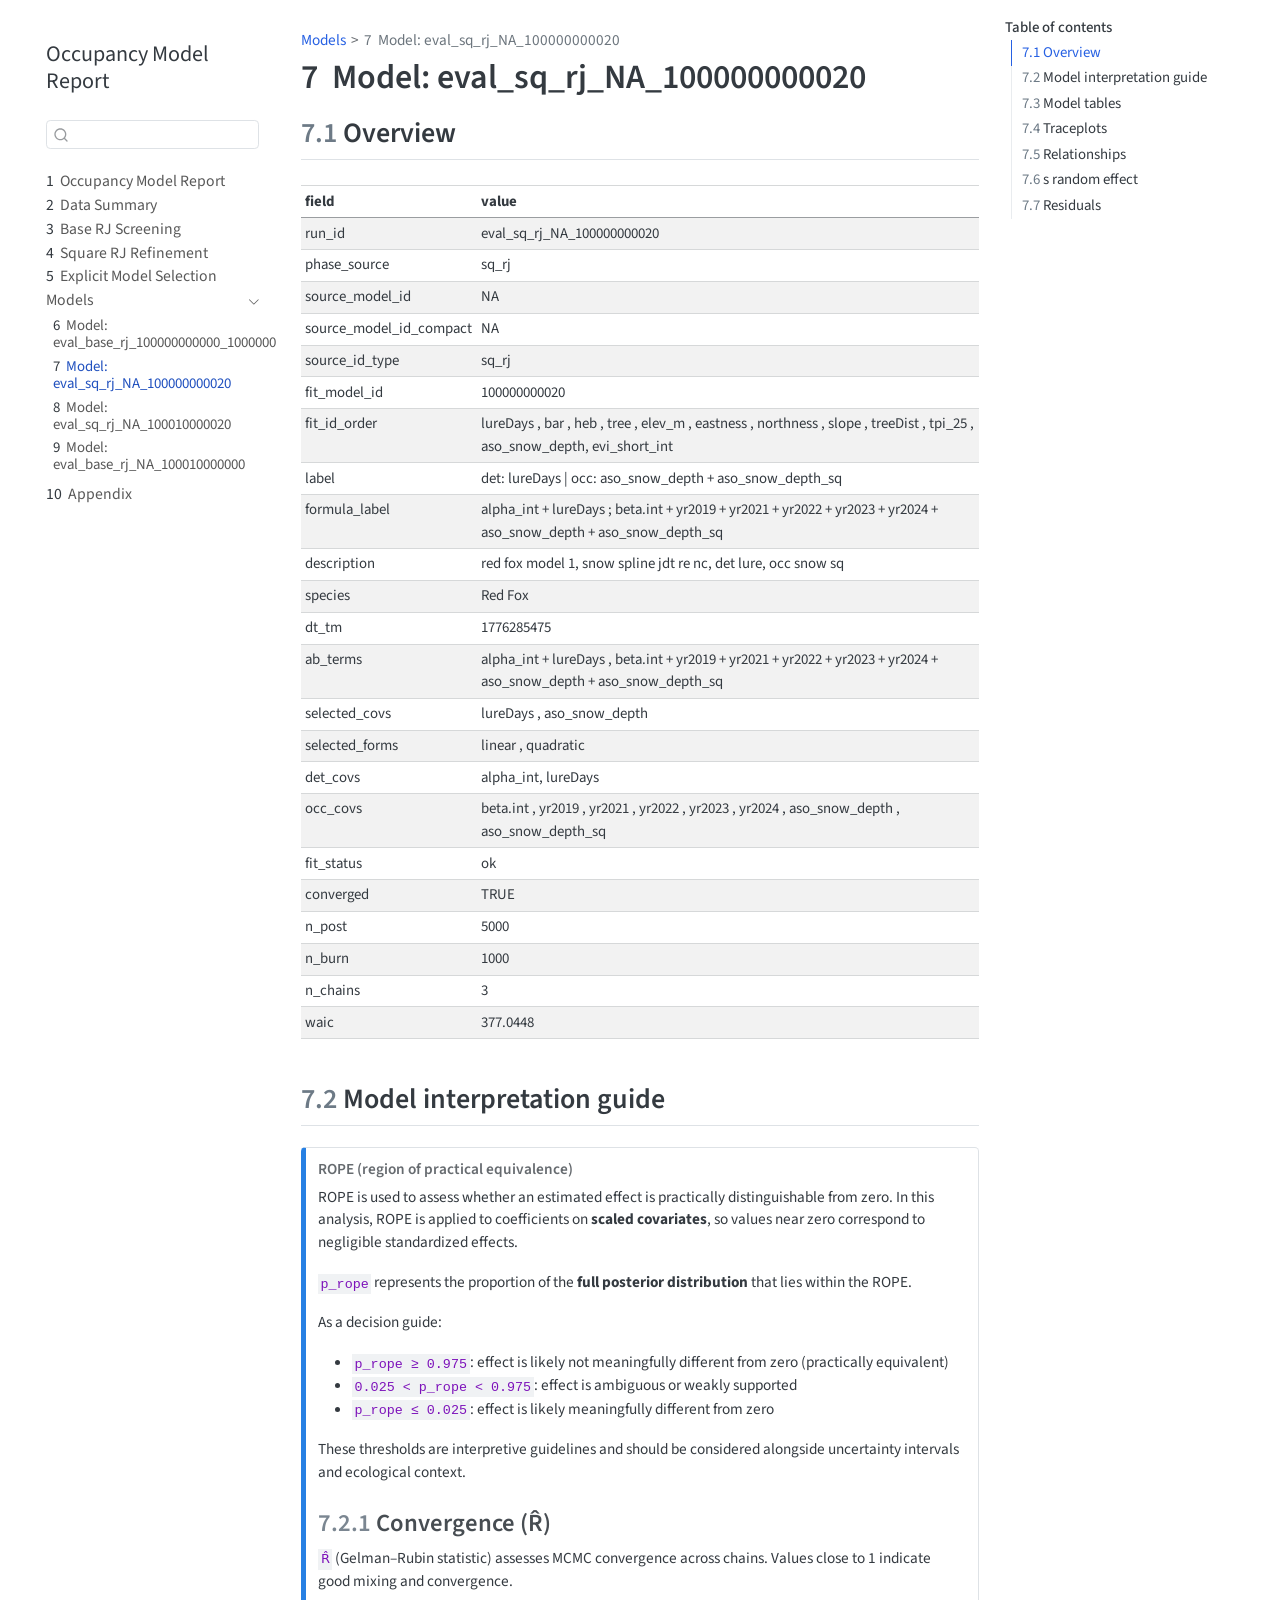
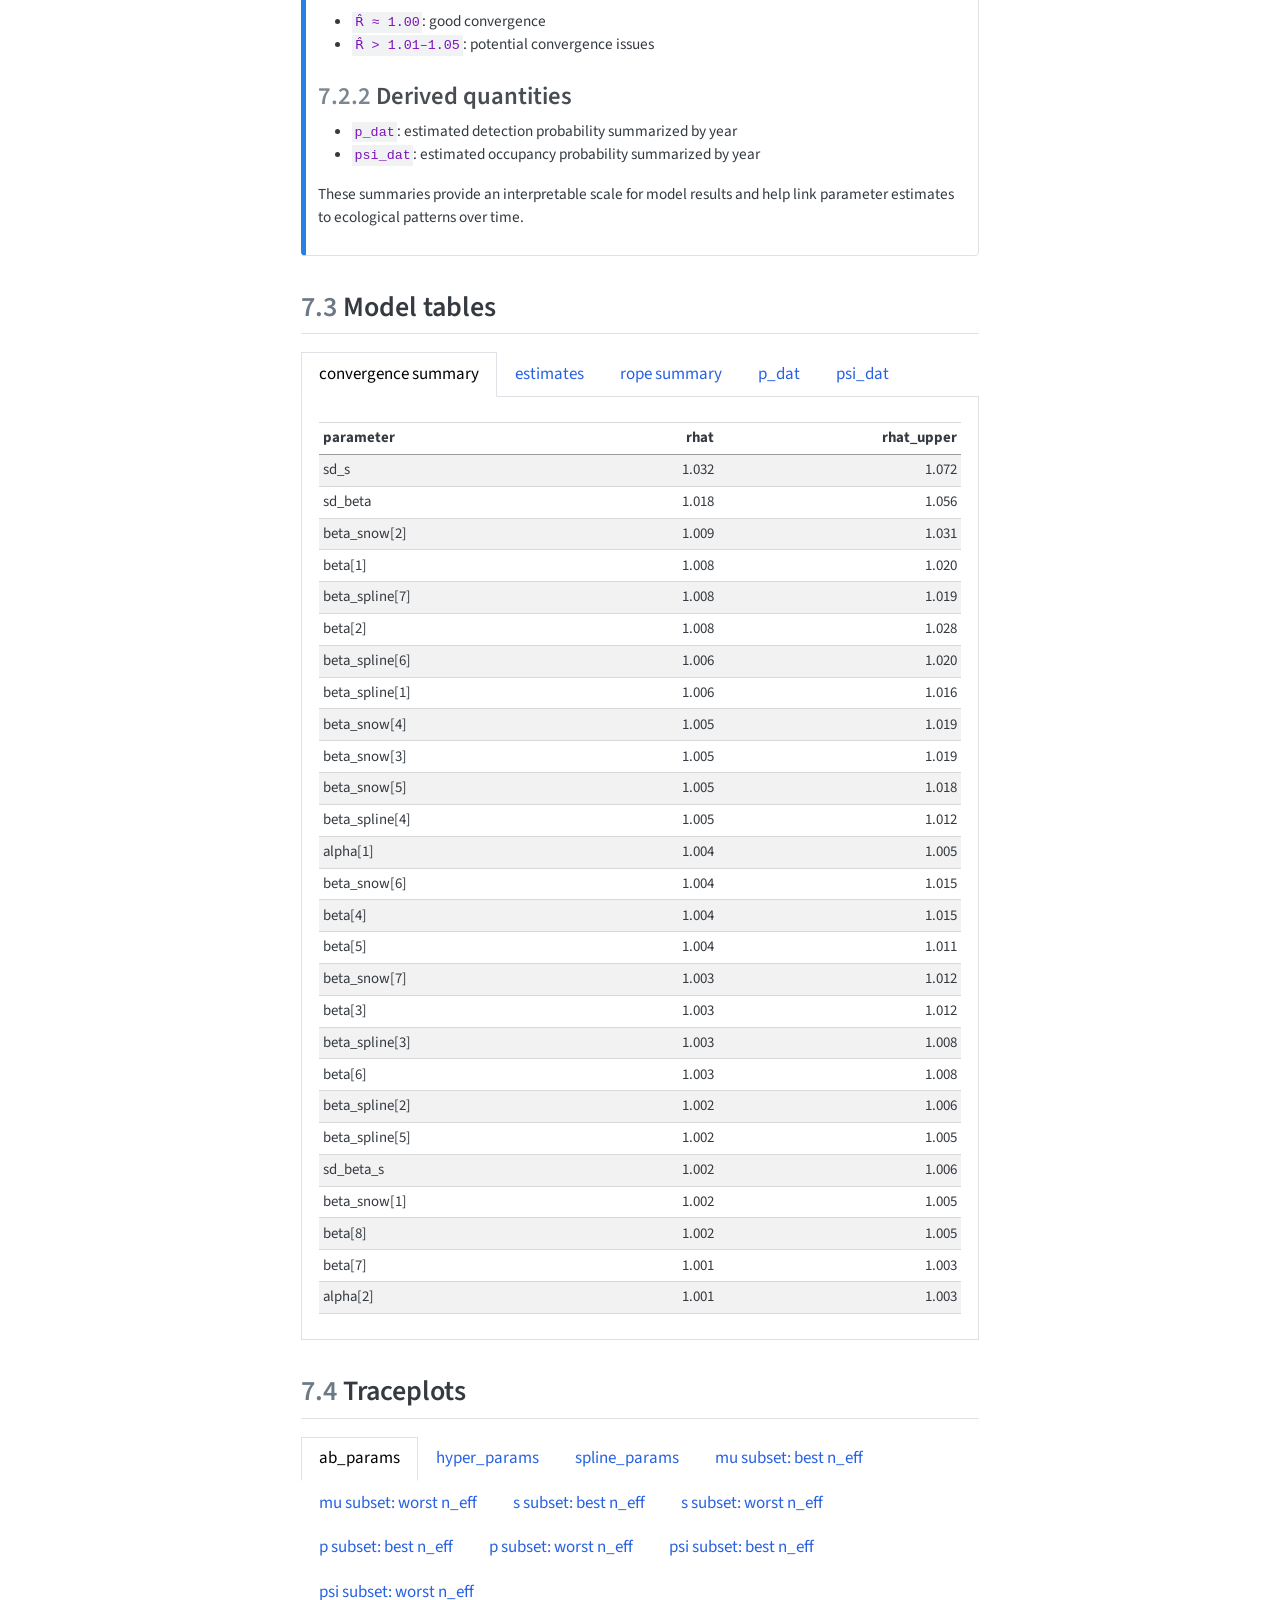
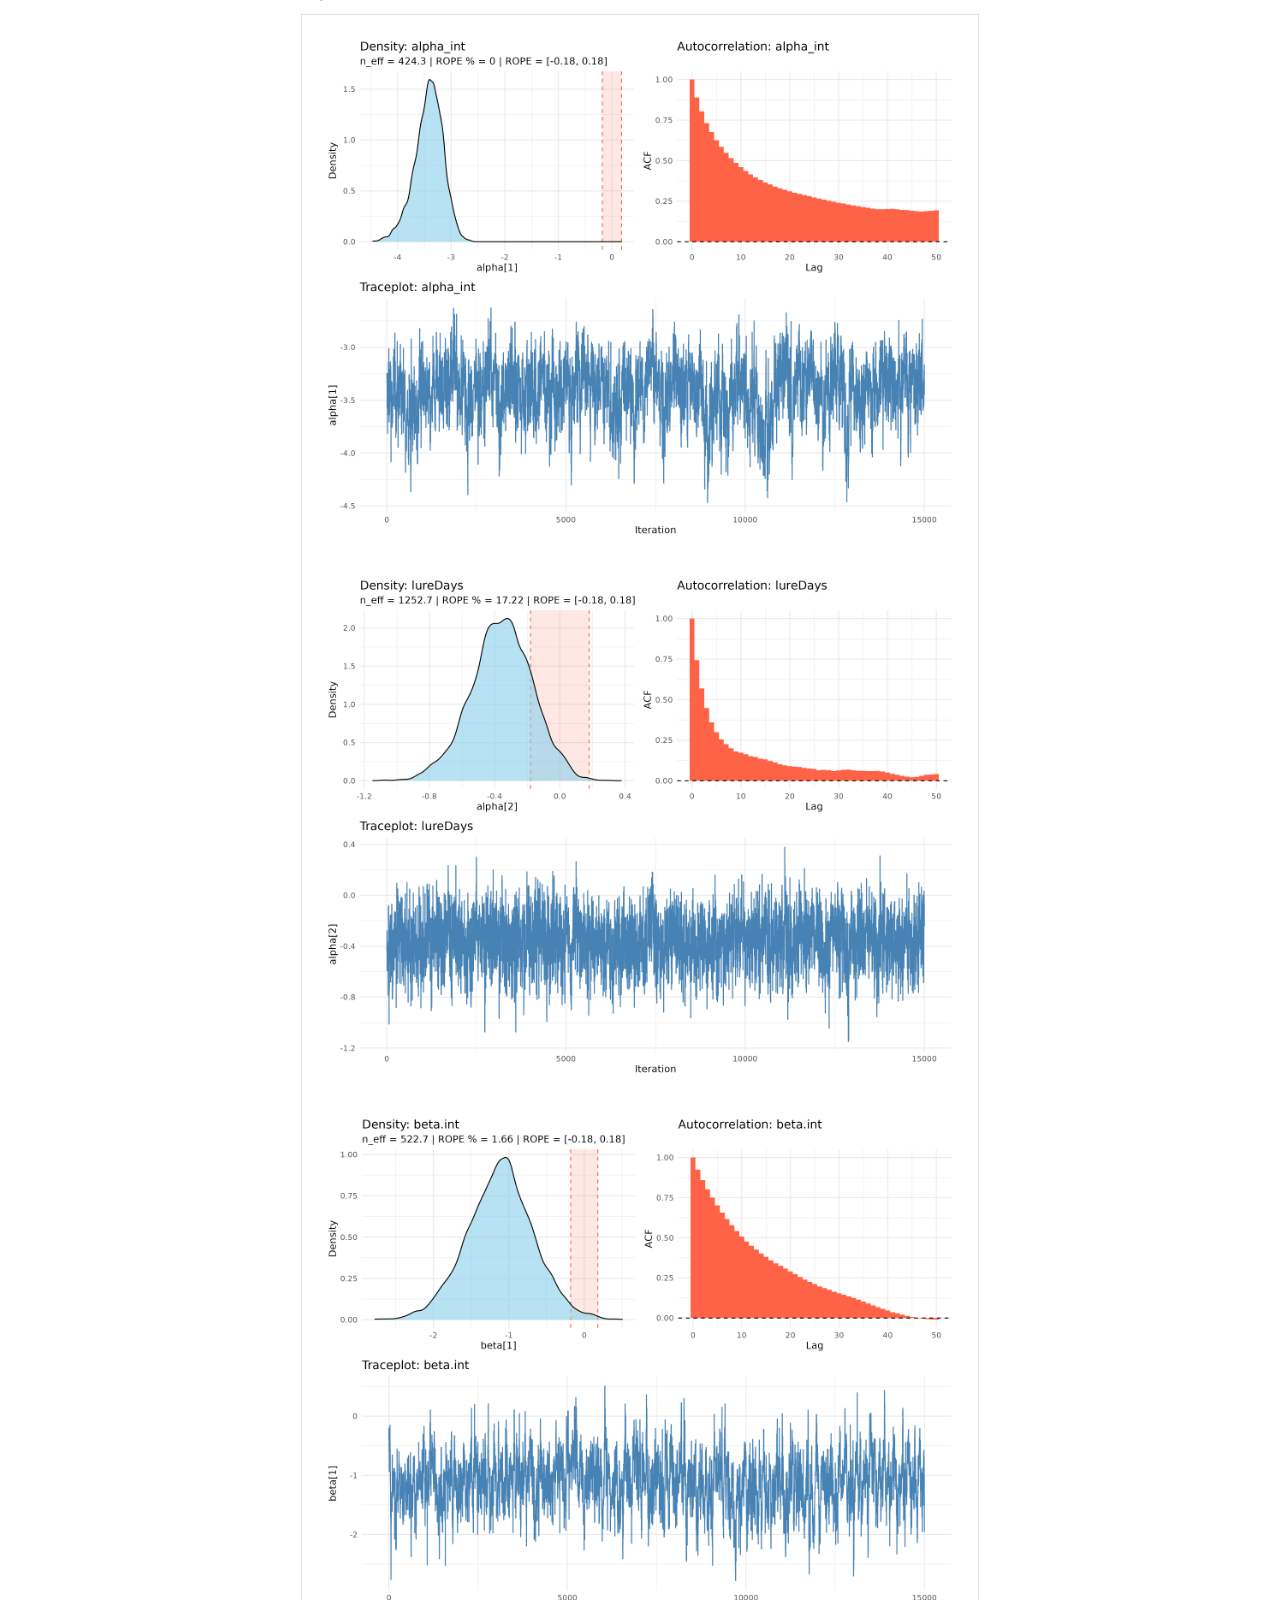
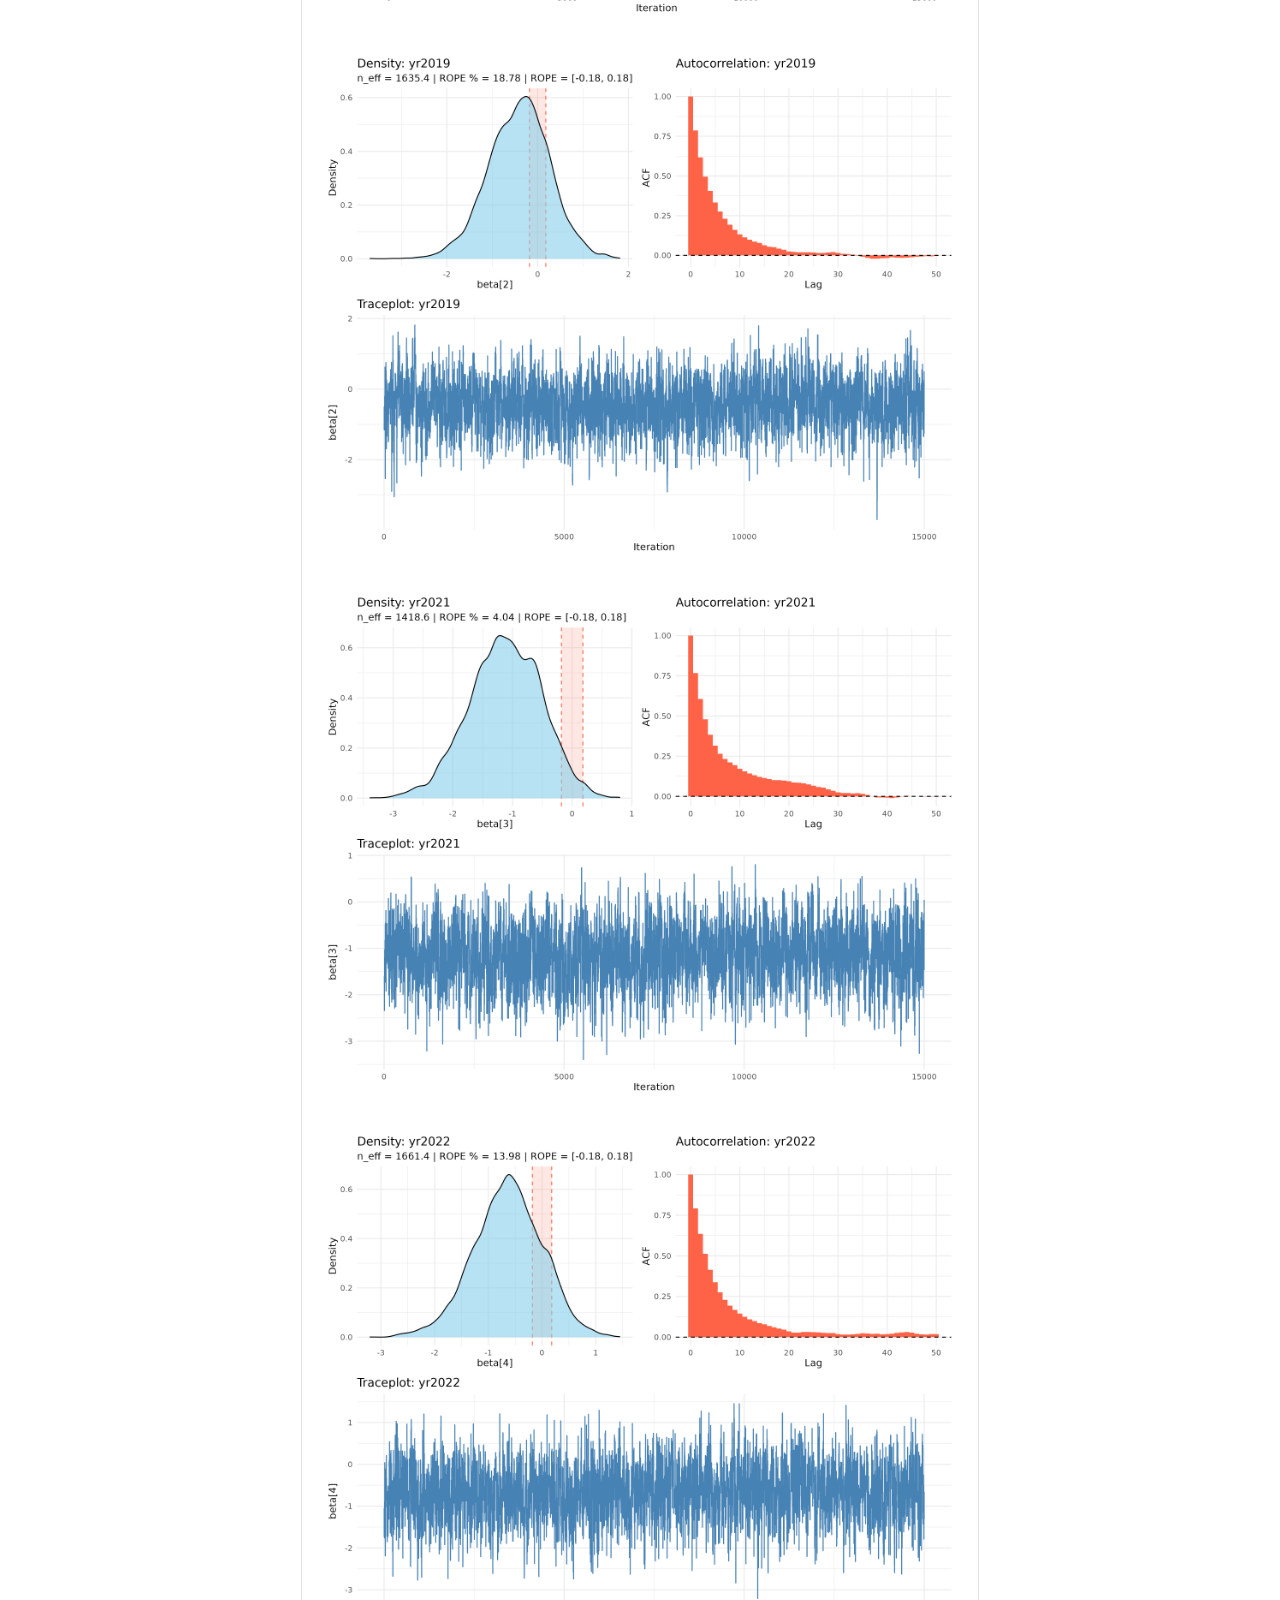
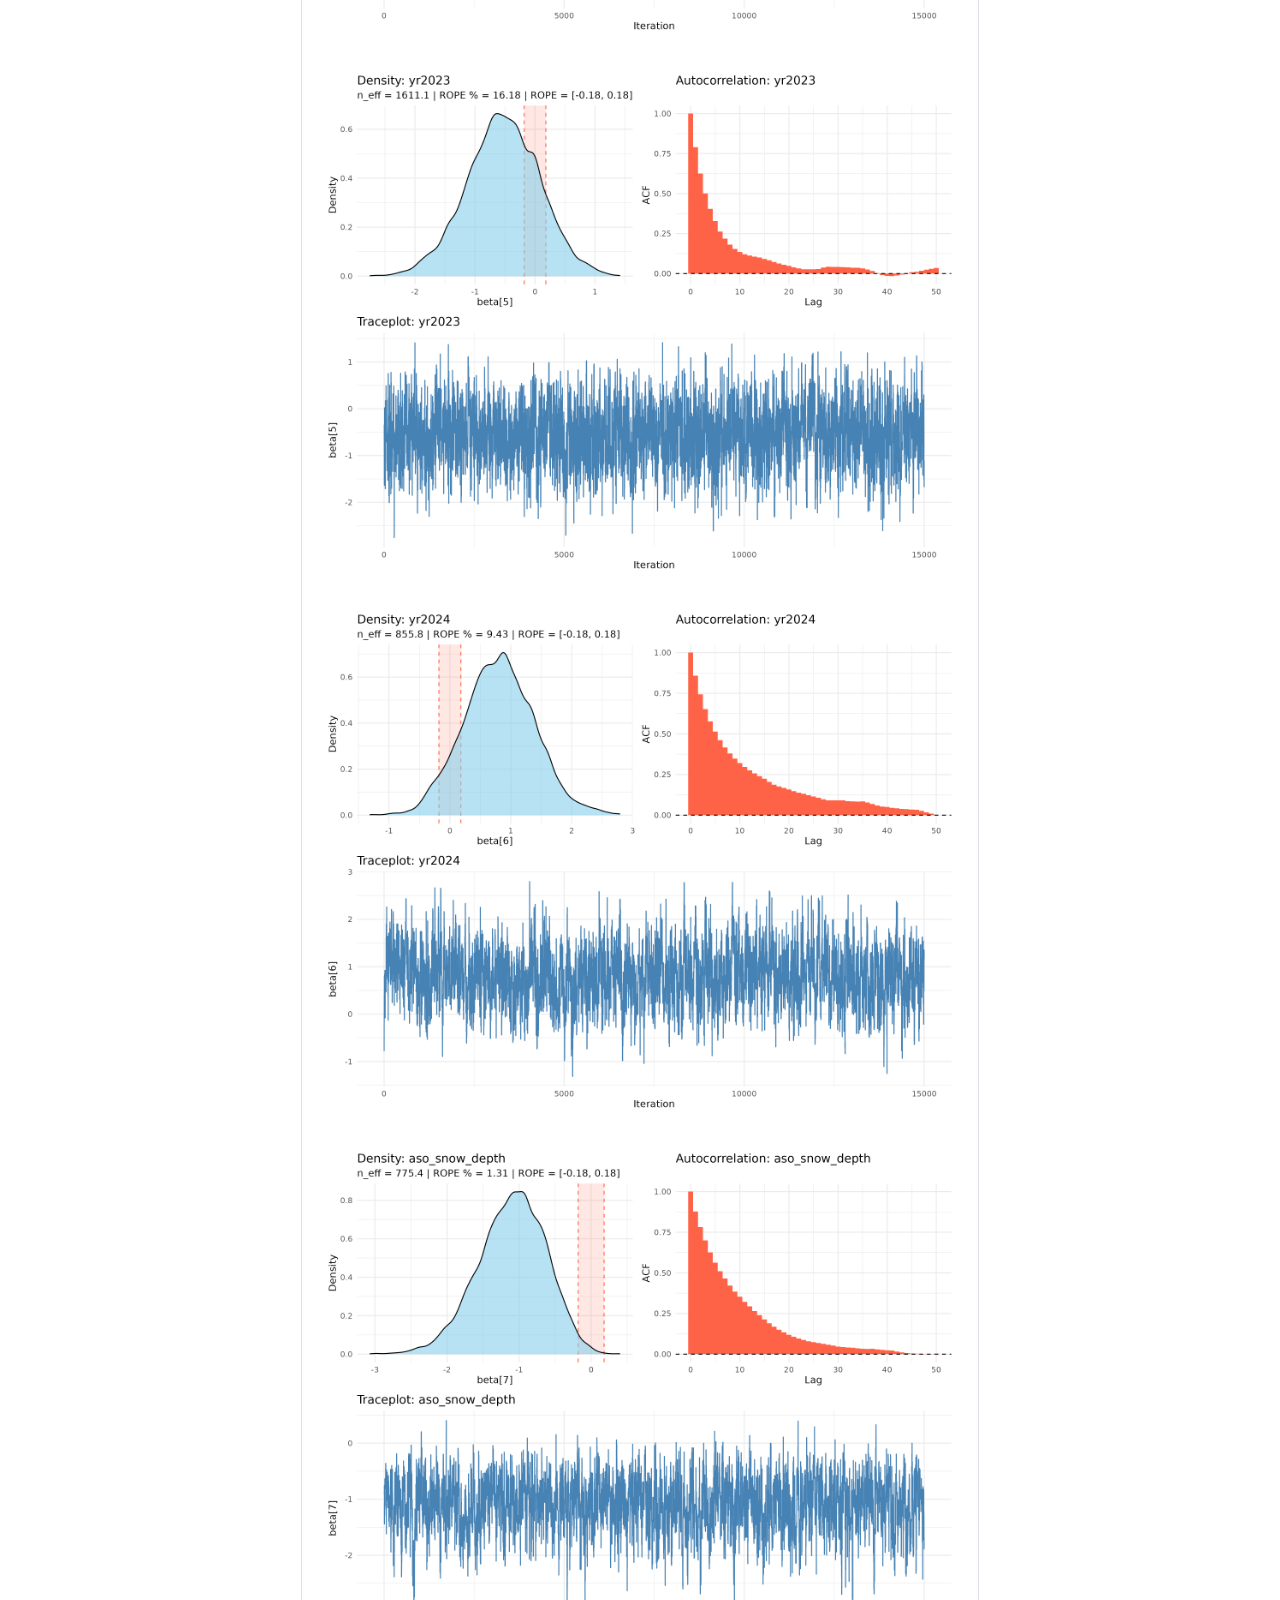
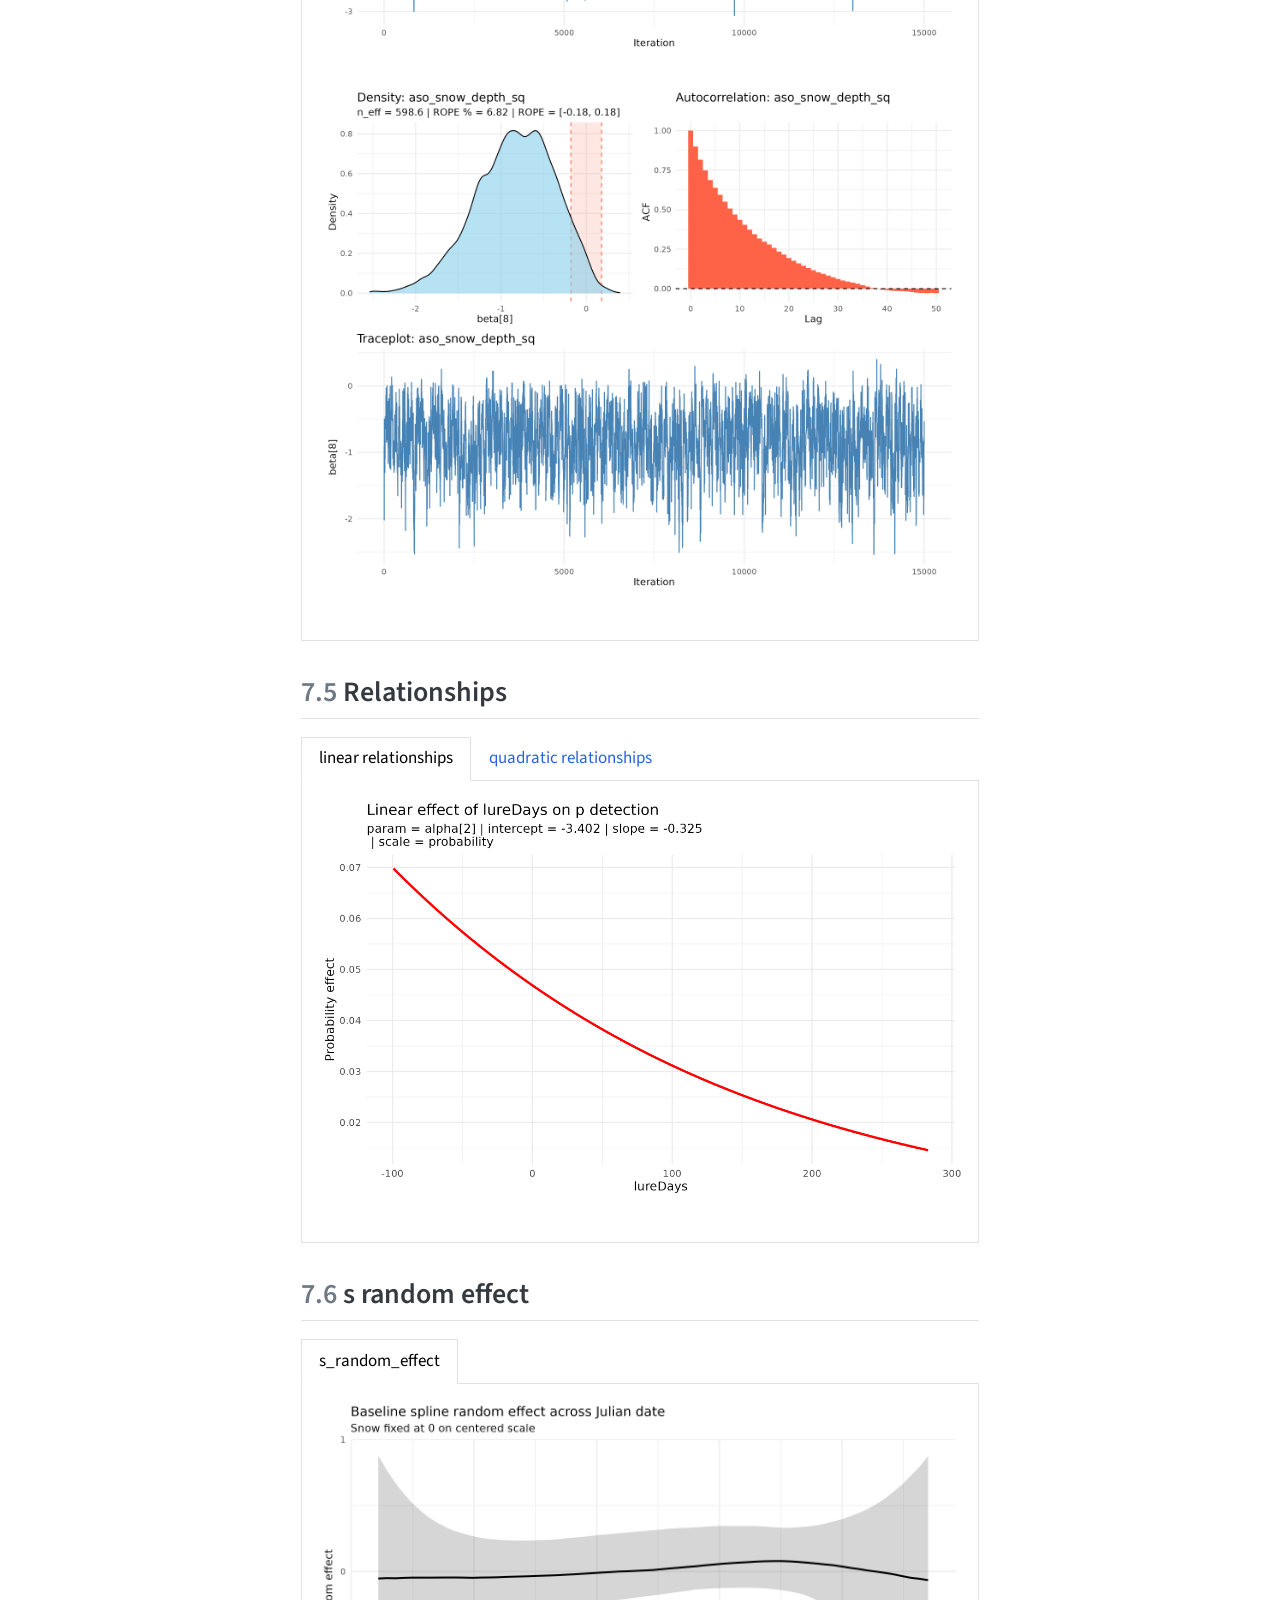
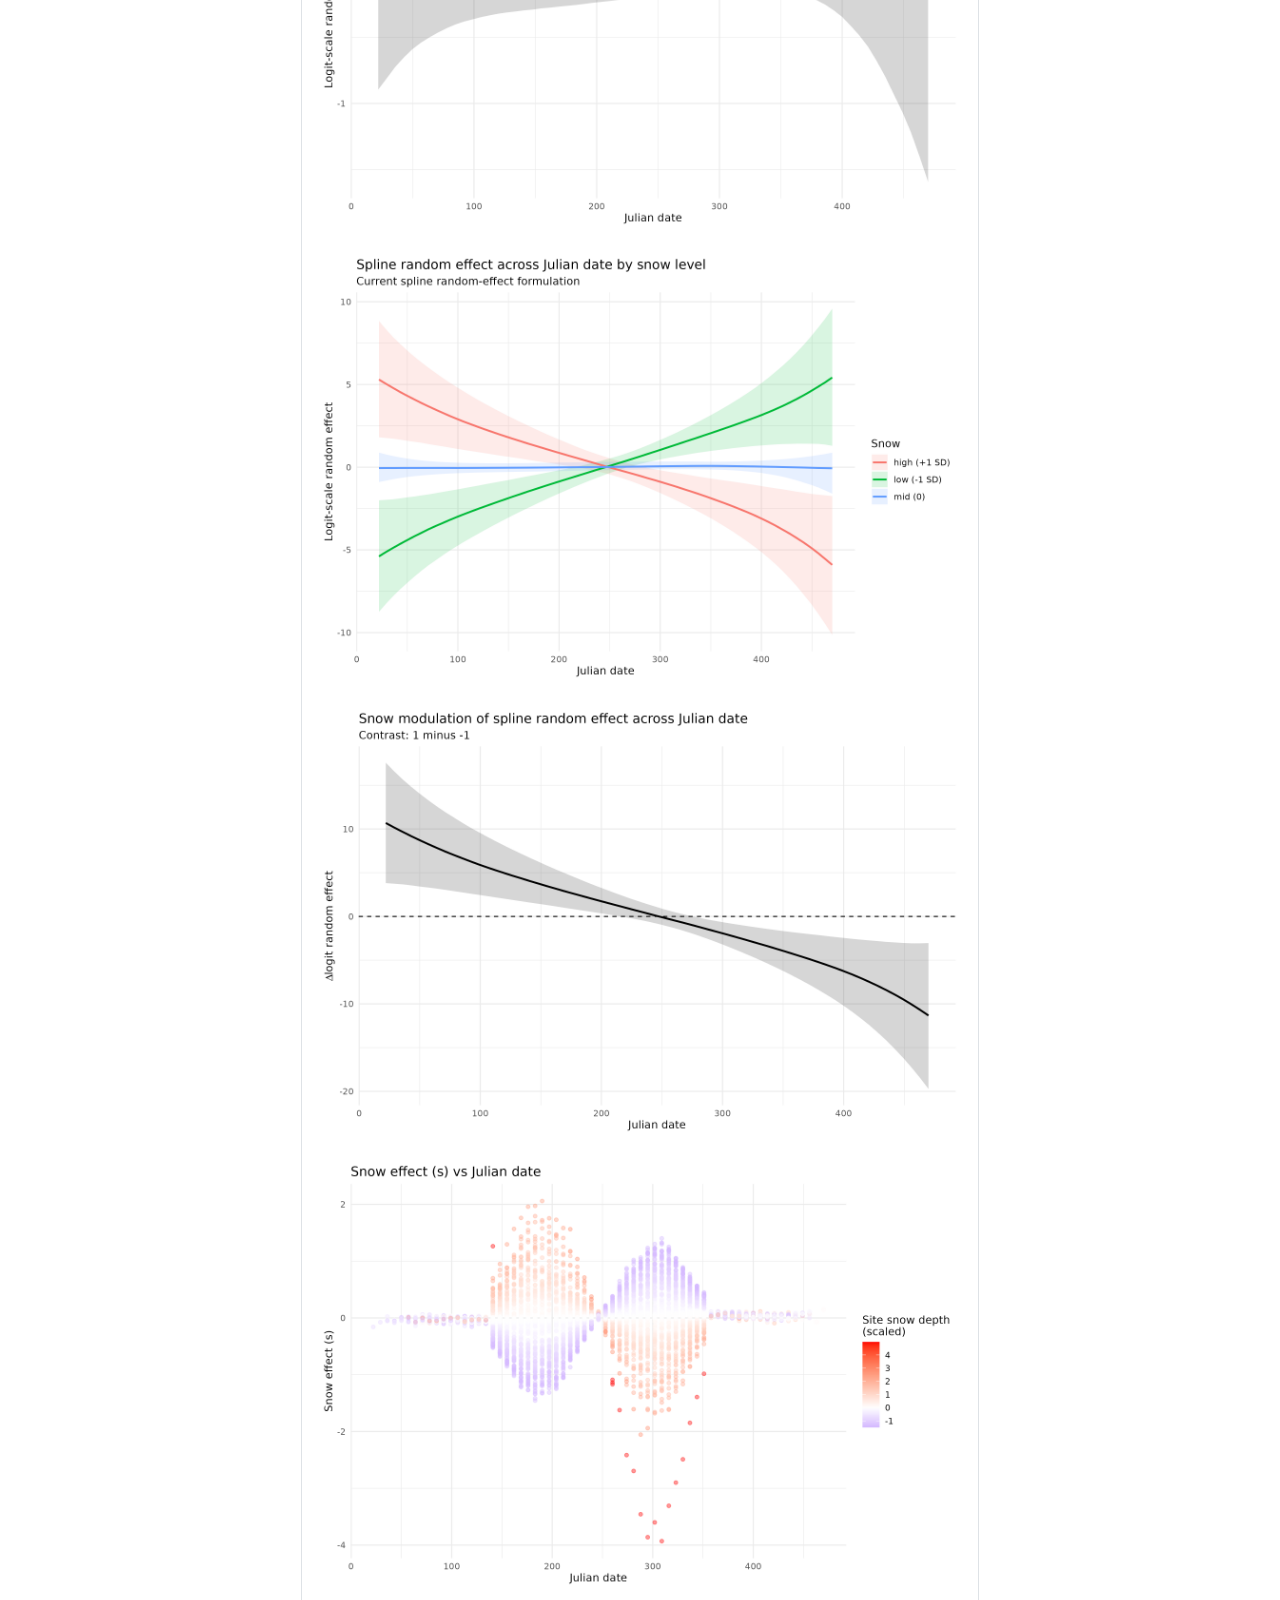
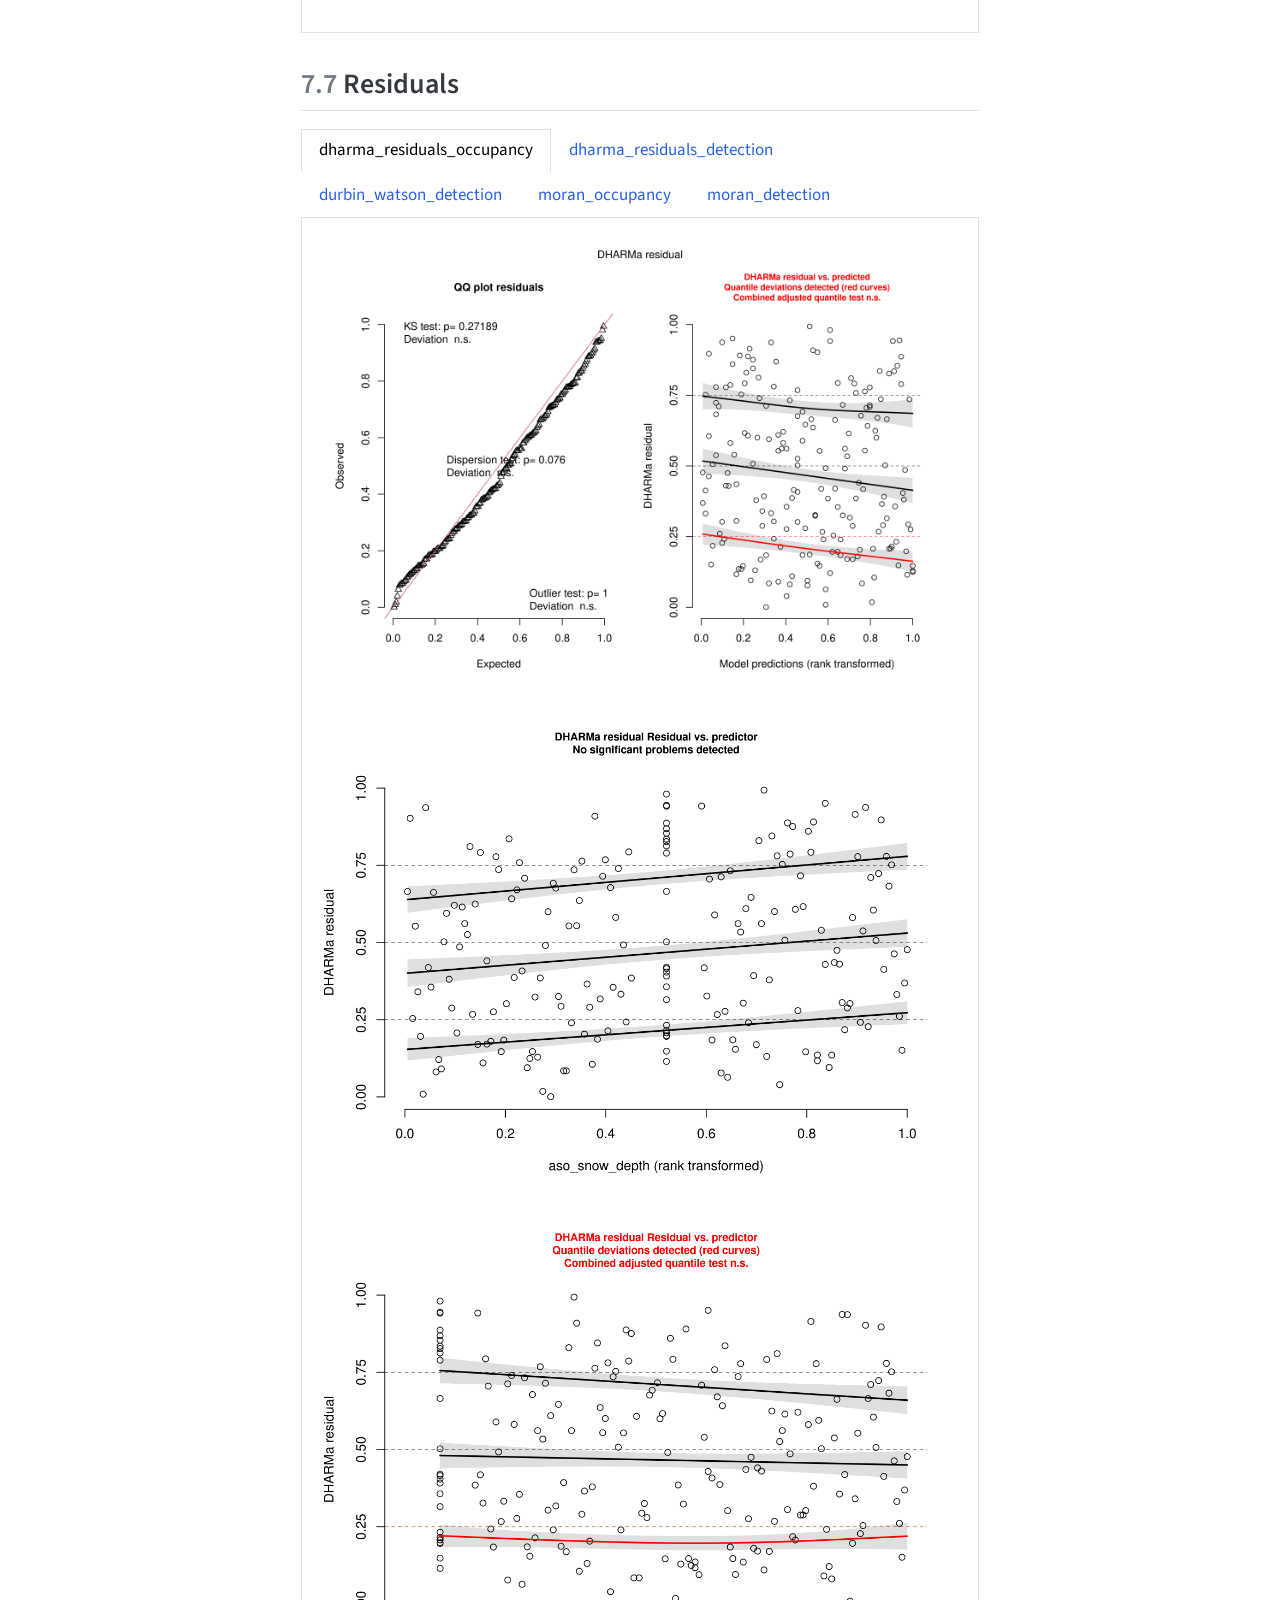
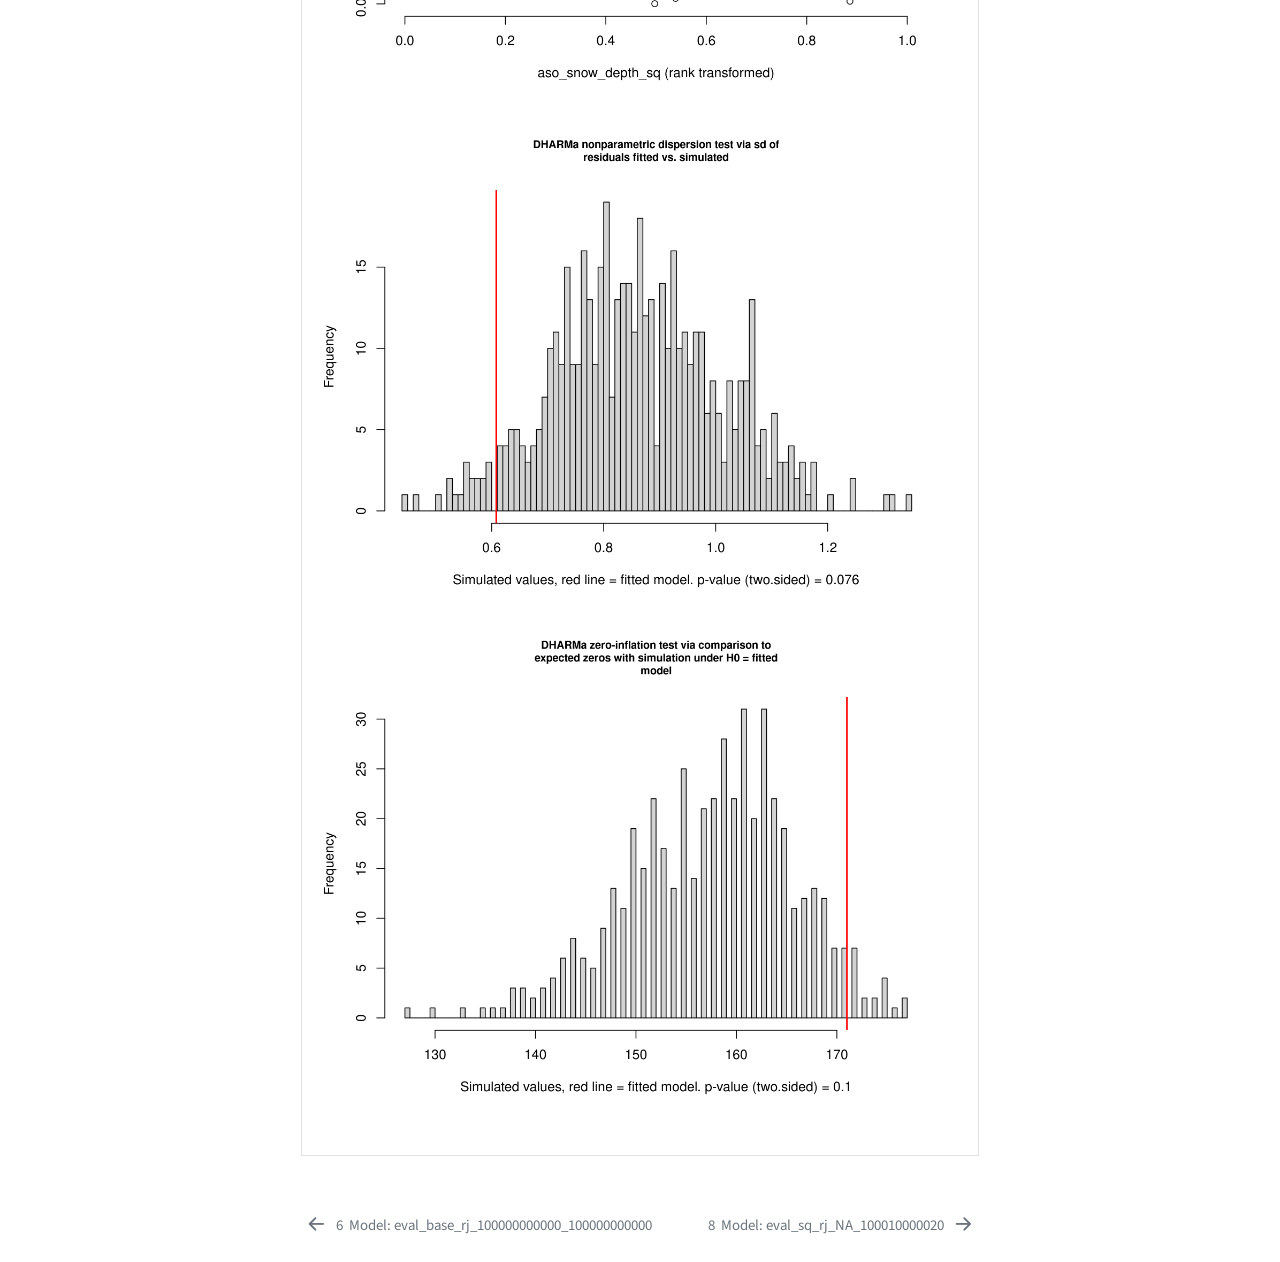
<file: 06_model_02_eval_sq_rj_NA_100000000020.html>
<!DOCTYPE html>
<html xmlns="http://www.w3.org/1999/xhtml" lang="en" xml:lang="en"><head>

<meta charset="utf-8">
<meta name="generator" content="quarto-1.8.25">

<meta name="viewport" content="width=device-width, initial-scale=1.0, user-scalable=yes">


<title>7&nbsp; Model: eval_sq_rj_NA_100000000020 – Occupancy Model Report</title>
<style>
code{white-space: pre-wrap;}
span.smallcaps{font-variant: small-caps;}
div.columns{display: flex; gap: min(4vw, 1.5em);}
div.column{flex: auto; overflow-x: auto;}
div.hanging-indent{margin-left: 1.5em; text-indent: -1.5em;}
ul.task-list{list-style: none;}
ul.task-list li input[type="checkbox"] {
  width: 0.8em;
  margin: 0 0.8em 0.2em -1em; /* quarto-specific, see https://github.com/quarto-dev/quarto-cli/issues/4556 */ 
  vertical-align: middle;
}
</style>


<script src="site_libs/quarto-nav/quarto-nav.js"></script>
<script src="site_libs/quarto-nav/headroom.min.js"></script>
<script src="site_libs/clipboard/clipboard.min.js"></script>
<script src="site_libs/quarto-search/autocomplete.umd.js"></script>
<script src="site_libs/quarto-search/fuse.min.js"></script>
<script src="site_libs/quarto-search/quarto-search.js"></script>
<meta name="quarto:offset" content="./">
<link href="./06_model_03_eval_sq_rj_NA_100010000020.html" rel="next">
<link href="./06_model_01_eval_base_rj_100000000000_100000000000.html" rel="prev">
<script src="site_libs/quarto-html/quarto.js" type="module"></script>
<script src="site_libs/quarto-html/tabsets/tabsets.js" type="module"></script>
<script src="site_libs/quarto-html/axe/axe-check.js" type="module"></script>
<script src="site_libs/quarto-html/popper.min.js"></script>
<script src="site_libs/quarto-html/tippy.umd.min.js"></script>
<script src="site_libs/quarto-html/anchor.min.js"></script>
<link href="site_libs/quarto-html/tippy.css" rel="stylesheet">
<link href="site_libs/quarto-html/quarto-syntax-highlighting-7b89279ff1a6dce999919e0e67d4d9ec.css" rel="stylesheet" id="quarto-text-highlighting-styles">
<script src="site_libs/bootstrap/bootstrap.min.js"></script>
<link href="site_libs/bootstrap/bootstrap-icons.css" rel="stylesheet">
<link href="site_libs/bootstrap/bootstrap-c3b609960432dcc427247b2e11e7ddc9.min.css" rel="stylesheet" append-hash="true" id="quarto-bootstrap" data-mode="light">
<script id="quarto-search-options" type="application/json">{
  "location": "sidebar",
  "copy-button": false,
  "collapse-after": 3,
  "panel-placement": "start",
  "type": "textbox",
  "limit": 50,
  "keyboard-shortcut": [
    "f",
    "/",
    "s"
  ],
  "show-item-context": false,
  "language": {
    "search-no-results-text": "No results",
    "search-matching-documents-text": "matching documents",
    "search-copy-link-title": "Copy link to search",
    "search-hide-matches-text": "Hide additional matches",
    "search-more-match-text": "more match in this document",
    "search-more-matches-text": "more matches in this document",
    "search-clear-button-title": "Clear",
    "search-text-placeholder": "",
    "search-detached-cancel-button-title": "Cancel",
    "search-submit-button-title": "Submit",
    "search-label": "Search"
  }
}</script>


</head>

<body class="nav-sidebar floating quarto-light">

<div id="quarto-search-results"></div>
  <header id="quarto-header" class="headroom fixed-top">
  <nav class="quarto-secondary-nav">
    <div class="container-fluid d-flex">
      <button type="button" class="quarto-btn-toggle btn" data-bs-toggle="collapse" role="button" data-bs-target=".quarto-sidebar-collapse-item" aria-controls="quarto-sidebar" aria-expanded="false" aria-label="Toggle sidebar navigation" onclick="if (window.quartoToggleHeadroom) { window.quartoToggleHeadroom(); }">
        <i class="bi bi-layout-text-sidebar-reverse"></i>
      </button>
        <nav class="quarto-page-breadcrumbs" aria-label="breadcrumb"><ol class="breadcrumb"><li class="breadcrumb-item"><a href="./06_model_01_eval_base_rj_100000000000_100000000000.html">Models</a></li><li class="breadcrumb-item"><a href="./06_model_02_eval_sq_rj_NA_100000000020.html"><span class="chapter-number">7</span>&nbsp; <span class="chapter-title">Model: eval_sq_rj_NA_100000000020</span></a></li></ol></nav>
        <a class="flex-grow-1" role="navigation" data-bs-toggle="collapse" data-bs-target=".quarto-sidebar-collapse-item" aria-controls="quarto-sidebar" aria-expanded="false" aria-label="Toggle sidebar navigation" onclick="if (window.quartoToggleHeadroom) { window.quartoToggleHeadroom(); }">      
        </a>
      <button type="button" class="btn quarto-search-button" aria-label="Search" onclick="window.quartoOpenSearch();">
        <i class="bi bi-search"></i>
      </button>
    </div>
  </nav>
</header>
<!-- content -->
<div id="quarto-content" class="quarto-container page-columns page-rows-contents page-layout-article">
<!-- sidebar -->
  <nav id="quarto-sidebar" class="sidebar collapse collapse-horizontal quarto-sidebar-collapse-item sidebar-navigation floating overflow-auto">
    <div class="pt-lg-2 mt-2 text-left sidebar-header sidebar-header-stacked">
      <a href="./index.html" class="sidebar-logo-link">
      </a>
    <div class="sidebar-title mb-0 py-0">
      <a href="./">Occupancy Model Report</a> 
    </div>
      </div>
        <div class="mt-2 flex-shrink-0 align-items-center">
        <div class="sidebar-search">
        <div id="quarto-search" class="" title="Search"></div>
        </div>
        </div>
    <div class="sidebar-menu-container"> 
    <ul class="list-unstyled mt-1">
        <li class="sidebar-item">
  <div class="sidebar-item-container"> 
  <a href="./index.html" class="sidebar-item-text sidebar-link">
 <span class="menu-text"><span class="chapter-number">1</span>&nbsp; <span class="chapter-title">Occupancy Model Report</span></span></a>
  </div>
</li>
        <li class="sidebar-item">
  <div class="sidebar-item-container"> 
  <a href="./01_data_summary.html" class="sidebar-item-text sidebar-link">
 <span class="menu-text"><span class="chapter-number">2</span>&nbsp; <span class="chapter-title">Data Summary</span></span></a>
  </div>
</li>
        <li class="sidebar-item">
  <div class="sidebar-item-container"> 
  <a href="./02a_base_rj_screening.html" class="sidebar-item-text sidebar-link">
 <span class="menu-text"><span class="chapter-number">3</span>&nbsp; <span class="chapter-title">Base RJ Screening</span></span></a>
  </div>
</li>
        <li class="sidebar-item">
  <div class="sidebar-item-container"> 
  <a href="./02b_square_rj_refinement.html" class="sidebar-item-text sidebar-link">
 <span class="menu-text"><span class="chapter-number">4</span>&nbsp; <span class="chapter-title">Square RJ Refinement</span></span></a>
  </div>
</li>
        <li class="sidebar-item">
  <div class="sidebar-item-container"> 
  <a href="./03_explicit_model_selection.html" class="sidebar-item-text sidebar-link">
 <span class="menu-text"><span class="chapter-number">5</span>&nbsp; <span class="chapter-title">Explicit Model Selection</span></span></a>
  </div>
</li>
        <li class="sidebar-item sidebar-item-section">
      <div class="sidebar-item-container"> 
            <a class="sidebar-item-text sidebar-link text-start" data-bs-toggle="collapse" data-bs-target="#quarto-sidebar-section-1" role="navigation" aria-expanded="true">
 <span class="menu-text">Models</span></a>
          <a class="sidebar-item-toggle text-start" data-bs-toggle="collapse" data-bs-target="#quarto-sidebar-section-1" role="navigation" aria-expanded="true" aria-label="Toggle section">
            <i class="bi bi-chevron-right ms-2"></i>
          </a> 
      </div>
      <ul id="quarto-sidebar-section-1" class="collapse list-unstyled sidebar-section depth1 show">  
          <li class="sidebar-item">
  <div class="sidebar-item-container"> 
  <a href="./06_model_01_eval_base_rj_100000000000_100000000000.html" class="sidebar-item-text sidebar-link">
 <span class="menu-text"><span class="chapter-number">6</span>&nbsp; <span class="chapter-title">Model: eval_base_rj_100000000000_100000000000</span></span></a>
  </div>
</li>
          <li class="sidebar-item">
  <div class="sidebar-item-container"> 
  <a href="./06_model_02_eval_sq_rj_NA_100000000020.html" class="sidebar-item-text sidebar-link active">
 <span class="menu-text"><span class="chapter-number">7</span>&nbsp; <span class="chapter-title">Model: eval_sq_rj_NA_100000000020</span></span></a>
  </div>
</li>
          <li class="sidebar-item">
  <div class="sidebar-item-container"> 
  <a href="./06_model_03_eval_sq_rj_NA_100010000020.html" class="sidebar-item-text sidebar-link">
 <span class="menu-text"><span class="chapter-number">8</span>&nbsp; <span class="chapter-title">Model: eval_sq_rj_NA_100010000020</span></span></a>
  </div>
</li>
          <li class="sidebar-item">
  <div class="sidebar-item-container"> 
  <a href="./06_model_04_eval_base_rj_NA_100010000000.html" class="sidebar-item-text sidebar-link">
 <span class="menu-text"><span class="chapter-number">9</span>&nbsp; <span class="chapter-title">Model: eval_base_rj_NA_100010000000</span></span></a>
  </div>
</li>
      </ul>
  </li>
        <li class="sidebar-item">
  <div class="sidebar-item-container"> 
  <a href="./99_appendix.html" class="sidebar-item-text sidebar-link">
 <span class="menu-text"><span class="chapter-number">10</span>&nbsp; <span class="chapter-title">Appendix</span></span></a>
  </div>
</li>
    </ul>
    </div>
</nav>
<div id="quarto-sidebar-glass" class="quarto-sidebar-collapse-item" data-bs-toggle="collapse" data-bs-target=".quarto-sidebar-collapse-item"></div>
<!-- margin-sidebar -->
    <div id="quarto-margin-sidebar" class="sidebar margin-sidebar">
        <nav id="TOC" role="doc-toc" class="toc-active">
    <h2 id="toc-title">Table of contents</h2>
   
  <ul>
  <li><a href="#overview" id="toc-overview" class="nav-link active" data-scroll-target="#overview"><span class="header-section-number">7.1</span> Overview</a></li>
  <li><a href="#model-interpretation-guide" id="toc-model-interpretation-guide" class="nav-link" data-scroll-target="#model-interpretation-guide"><span class="header-section-number">7.2</span> Model interpretation guide</a></li>
  <li><a href="#model-tables" id="toc-model-tables" class="nav-link" data-scroll-target="#model-tables"><span class="header-section-number">7.3</span> Model tables</a></li>
  <li><a href="#traceplots" id="toc-traceplots" class="nav-link" data-scroll-target="#traceplots"><span class="header-section-number">7.4</span> Traceplots</a></li>
  <li><a href="#relationships" id="toc-relationships" class="nav-link" data-scroll-target="#relationships"><span class="header-section-number">7.5</span> Relationships</a></li>
  <li><a href="#s-random-effect" id="toc-s-random-effect" class="nav-link" data-scroll-target="#s-random-effect"><span class="header-section-number">7.6</span> s random effect</a></li>
  <li><a href="#residuals" id="toc-residuals" class="nav-link" data-scroll-target="#residuals"><span class="header-section-number">7.7</span> Residuals</a></li>
  </ul>
</nav>
    </div>
<!-- main -->
<main class="content" id="quarto-document-content">

<header id="title-block-header" class="quarto-title-block default"><nav class="quarto-page-breadcrumbs quarto-title-breadcrumbs d-none d-lg-block" aria-label="breadcrumb"><ol class="breadcrumb"><li class="breadcrumb-item"><a href="./06_model_01_eval_base_rj_100000000000_100000000000.html">Models</a></li><li class="breadcrumb-item"><a href="./06_model_02_eval_sq_rj_NA_100000000020.html"><span class="chapter-number">7</span>&nbsp; <span class="chapter-title">Model: eval_sq_rj_NA_100000000020</span></a></li></ol></nav>
<div class="quarto-title">
<h1 class="title"><span class="chapter-number">7</span>&nbsp; <span class="chapter-title">Model: eval_sq_rj_NA_100000000020</span></h1>
</div>



<div class="quarto-title-meta">

    
  
    
  </div>
  


</header>


<section id="overview" class="level2" data-number="7.1">
<h2 data-number="7.1" class="anchored" data-anchor-id="overview"><span class="header-section-number">7.1</span> Overview</h2>
<div class="cell">
<div class="cell-output-display">
<table class="caption-top table table-sm table-striped small">
<colgroup>
<col style="width: 11%">
<col style="width: 88%">
</colgroup>
<thead>
<tr class="header">
<th style="text-align: left;">field</th>
<th style="text-align: left;">value</th>
</tr>
</thead>
<tbody>
<tr class="odd">
<td style="text-align: left;">run_id</td>
<td style="text-align: left;">eval_sq_rj_NA_100000000020</td>
</tr>
<tr class="even">
<td style="text-align: left;">phase_source</td>
<td style="text-align: left;">sq_rj</td>
</tr>
<tr class="odd">
<td style="text-align: left;">source_model_id</td>
<td style="text-align: left;">NA</td>
</tr>
<tr class="even">
<td style="text-align: left;">source_model_id_compact</td>
<td style="text-align: left;">NA</td>
</tr>
<tr class="odd">
<td style="text-align: left;">source_id_type</td>
<td style="text-align: left;">sq_rj</td>
</tr>
<tr class="even">
<td style="text-align: left;">fit_model_id</td>
<td style="text-align: left;">100000000020</td>
</tr>
<tr class="odd">
<td style="text-align: left;">fit_id_order</td>
<td style="text-align: left;">lureDays , bar , heb , tree , elev_m , eastness , northness , slope , treeDist , tpi_25 , aso_snow_depth, evi_short_int</td>
</tr>
<tr class="even">
<td style="text-align: left;">label</td>
<td style="text-align: left;">det: lureDays | occ: aso_snow_depth + aso_snow_depth_sq</td>
</tr>
<tr class="odd">
<td style="text-align: left;">formula_label</td>
<td style="text-align: left;">alpha_int + lureDays ; beta.int + yr2019 + yr2021 + yr2022 + yr2023 + yr2024 + aso_snow_depth + aso_snow_depth_sq</td>
</tr>
<tr class="even">
<td style="text-align: left;">description</td>
<td style="text-align: left;">red fox model 1, snow spline jdt re nc, det lure, occ snow sq</td>
</tr>
<tr class="odd">
<td style="text-align: left;">species</td>
<td style="text-align: left;">Red Fox</td>
</tr>
<tr class="even">
<td style="text-align: left;">dt_tm</td>
<td style="text-align: left;">1776285475</td>
</tr>
<tr class="odd">
<td style="text-align: left;">ab_terms</td>
<td style="text-align: left;">alpha_int + lureDays , beta.int + yr2019 + yr2021 + yr2022 + yr2023 + yr2024 + aso_snow_depth + aso_snow_depth_sq</td>
</tr>
<tr class="even">
<td style="text-align: left;">selected_covs</td>
<td style="text-align: left;">lureDays , aso_snow_depth</td>
</tr>
<tr class="odd">
<td style="text-align: left;">selected_forms</td>
<td style="text-align: left;">linear , quadratic</td>
</tr>
<tr class="even">
<td style="text-align: left;">det_covs</td>
<td style="text-align: left;">alpha_int, lureDays</td>
</tr>
<tr class="odd">
<td style="text-align: left;">occ_covs</td>
<td style="text-align: left;">beta.int , yr2019 , yr2021 , yr2022 , yr2023 , yr2024 , aso_snow_depth , aso_snow_depth_sq</td>
</tr>
<tr class="even">
<td style="text-align: left;">fit_status</td>
<td style="text-align: left;">ok</td>
</tr>
<tr class="odd">
<td style="text-align: left;">converged</td>
<td style="text-align: left;">TRUE</td>
</tr>
<tr class="even">
<td style="text-align: left;">n_post</td>
<td style="text-align: left;">5000</td>
</tr>
<tr class="odd">
<td style="text-align: left;">n_burn</td>
<td style="text-align: left;">1000</td>
</tr>
<tr class="even">
<td style="text-align: left;">n_chains</td>
<td style="text-align: left;">3</td>
</tr>
<tr class="odd">
<td style="text-align: left;">waic</td>
<td style="text-align: left;">377.0448</td>
</tr>
</tbody>
</table>
</div>
</div>
</section>
<section id="model-interpretation-guide" class="level2" data-number="7.2">
<h2 data-number="7.2" class="anchored" data-anchor-id="model-interpretation-guide"><span class="header-section-number">7.2</span> Model interpretation guide</h2>
<div class="callout callout-style-simple callout-note no-icon callout-titled">
<div class="callout-header d-flex align-content-center">
<div class="callout-icon-container">
<i class="callout-icon no-icon"></i>
</div>
<div class="callout-title-container flex-fill">
<span class="screen-reader-only">Note</span>ROPE (region of practical equivalence)
</div>
</div>
<div class="callout-body-container callout-body">
<p>ROPE is used to assess whether an estimated effect is practically distinguishable from zero. In this analysis, ROPE is applied to coefficients on <strong>scaled covariates</strong>, so values near zero correspond to negligible standardized effects.</p>
<p><code>p_rope</code> represents the proportion of the <strong>full posterior distribution</strong> that lies within the ROPE.</p>
<p>As a decision guide:</p>
<ul>
<li><code>p_rope ≥ 0.975</code>: effect is likely not meaningfully different from zero (practically equivalent)<br>
</li>
<li><code>0.025 &lt; p_rope &lt; 0.975</code>: effect is ambiguous or weakly supported<br>
</li>
<li><code>p_rope ≤ 0.025</code>: effect is likely meaningfully different from zero</li>
</ul>
<p>These thresholds are interpretive guidelines and should be considered alongside uncertainty intervals and ecological context.</p>
<section id="convergence-r" class="level3" data-number="7.2.1">
<h3 data-number="7.2.1" class="anchored" data-anchor-id="convergence-r"><span class="header-section-number">7.2.1</span> Convergence (R̂)</h3>
<p><code>R̂</code> (Gelman–Rubin statistic) assesses MCMC convergence across chains. Values close to 1 indicate good mixing and convergence.</p>
<ul>
<li><code>R̂ ≈ 1.00</code>: good convergence<br>
</li>
<li><code>R̂ &gt; 1.01–1.05</code>: potential convergence issues</li>
</ul>
</section>
<section id="derived-quantities" class="level3" data-number="7.2.2">
<h3 data-number="7.2.2" class="anchored" data-anchor-id="derived-quantities"><span class="header-section-number">7.2.2</span> Derived quantities</h3>
<ul>
<li><code>p_dat</code>: estimated detection probability summarized by year<br>
</li>
<li><code>psi_dat</code>: estimated occupancy probability summarized by year</li>
</ul>
<p>These summaries provide an interpretable scale for model results and help link parameter estimates to ecological patterns over time.</p>
</section>
</div>
</div>
</section>
<section id="model-tables" class="level2" data-number="7.3">
<h2 data-number="7.3" class="anchored" data-anchor-id="model-tables"><span class="header-section-number">7.3</span> Model tables</h2>
<div class="tabset-margin-container"></div><div class="panel-tabset">
<ul class="nav nav-tabs" role="tablist"><li class="nav-item" role="presentation"><a class="nav-link active" id="tabset-1-1-tab" data-bs-toggle="tab" data-bs-target="#tabset-1-1" role="tab" aria-controls="tabset-1-1" aria-selected="true" href="">convergence summary</a></li><li class="nav-item" role="presentation"><a class="nav-link" id="tabset-1-2-tab" data-bs-toggle="tab" data-bs-target="#tabset-1-2" role="tab" aria-controls="tabset-1-2" aria-selected="false" href="">estimates</a></li><li class="nav-item" role="presentation"><a class="nav-link" id="tabset-1-3-tab" data-bs-toggle="tab" data-bs-target="#tabset-1-3" role="tab" aria-controls="tabset-1-3" aria-selected="false" href="">rope summary</a></li><li class="nav-item" role="presentation"><a class="nav-link" id="tabset-1-4-tab" data-bs-toggle="tab" data-bs-target="#tabset-1-4" role="tab" aria-controls="tabset-1-4" aria-selected="false" href="">p_dat</a></li><li class="nav-item" role="presentation"><a class="nav-link" id="tabset-1-5-tab" data-bs-toggle="tab" data-bs-target="#tabset-1-5" role="tab" aria-controls="tabset-1-5" aria-selected="false" href="">psi_dat</a></li></ul>
<div class="tab-content">
<div id="tabset-1-1" class="tab-pane active" role="tabpanel" aria-labelledby="tabset-1-1-tab">
<div class="cell">
<div class="cell-output-display">
<table class="caption-top table table-sm table-striped small">
<thead>
<tr class="header">
<th style="text-align: left;">parameter</th>
<th style="text-align: right;">rhat</th>
<th style="text-align: right;">rhat_upper</th>
</tr>
</thead>
<tbody>
<tr class="odd">
<td style="text-align: left;">sd_s</td>
<td style="text-align: right;">1.032</td>
<td style="text-align: right;">1.072</td>
</tr>
<tr class="even">
<td style="text-align: left;">sd_beta</td>
<td style="text-align: right;">1.018</td>
<td style="text-align: right;">1.056</td>
</tr>
<tr class="odd">
<td style="text-align: left;">beta_snow[2]</td>
<td style="text-align: right;">1.009</td>
<td style="text-align: right;">1.031</td>
</tr>
<tr class="even">
<td style="text-align: left;">beta[1]</td>
<td style="text-align: right;">1.008</td>
<td style="text-align: right;">1.020</td>
</tr>
<tr class="odd">
<td style="text-align: left;">beta_spline[7]</td>
<td style="text-align: right;">1.008</td>
<td style="text-align: right;">1.019</td>
</tr>
<tr class="even">
<td style="text-align: left;">beta[2]</td>
<td style="text-align: right;">1.008</td>
<td style="text-align: right;">1.028</td>
</tr>
<tr class="odd">
<td style="text-align: left;">beta_spline[6]</td>
<td style="text-align: right;">1.006</td>
<td style="text-align: right;">1.020</td>
</tr>
<tr class="even">
<td style="text-align: left;">beta_spline[1]</td>
<td style="text-align: right;">1.006</td>
<td style="text-align: right;">1.016</td>
</tr>
<tr class="odd">
<td style="text-align: left;">beta_snow[4]</td>
<td style="text-align: right;">1.005</td>
<td style="text-align: right;">1.019</td>
</tr>
<tr class="even">
<td style="text-align: left;">beta_snow[3]</td>
<td style="text-align: right;">1.005</td>
<td style="text-align: right;">1.019</td>
</tr>
<tr class="odd">
<td style="text-align: left;">beta_snow[5]</td>
<td style="text-align: right;">1.005</td>
<td style="text-align: right;">1.018</td>
</tr>
<tr class="even">
<td style="text-align: left;">beta_spline[4]</td>
<td style="text-align: right;">1.005</td>
<td style="text-align: right;">1.012</td>
</tr>
<tr class="odd">
<td style="text-align: left;">alpha[1]</td>
<td style="text-align: right;">1.004</td>
<td style="text-align: right;">1.005</td>
</tr>
<tr class="even">
<td style="text-align: left;">beta_snow[6]</td>
<td style="text-align: right;">1.004</td>
<td style="text-align: right;">1.015</td>
</tr>
<tr class="odd">
<td style="text-align: left;">beta[4]</td>
<td style="text-align: right;">1.004</td>
<td style="text-align: right;">1.015</td>
</tr>
<tr class="even">
<td style="text-align: left;">beta[5]</td>
<td style="text-align: right;">1.004</td>
<td style="text-align: right;">1.011</td>
</tr>
<tr class="odd">
<td style="text-align: left;">beta_snow[7]</td>
<td style="text-align: right;">1.003</td>
<td style="text-align: right;">1.012</td>
</tr>
<tr class="even">
<td style="text-align: left;">beta[3]</td>
<td style="text-align: right;">1.003</td>
<td style="text-align: right;">1.012</td>
</tr>
<tr class="odd">
<td style="text-align: left;">beta_spline[3]</td>
<td style="text-align: right;">1.003</td>
<td style="text-align: right;">1.008</td>
</tr>
<tr class="even">
<td style="text-align: left;">beta[6]</td>
<td style="text-align: right;">1.003</td>
<td style="text-align: right;">1.008</td>
</tr>
<tr class="odd">
<td style="text-align: left;">beta_spline[2]</td>
<td style="text-align: right;">1.002</td>
<td style="text-align: right;">1.006</td>
</tr>
<tr class="even">
<td style="text-align: left;">beta_spline[5]</td>
<td style="text-align: right;">1.002</td>
<td style="text-align: right;">1.005</td>
</tr>
<tr class="odd">
<td style="text-align: left;">sd_beta_s</td>
<td style="text-align: right;">1.002</td>
<td style="text-align: right;">1.006</td>
</tr>
<tr class="even">
<td style="text-align: left;">beta_snow[1]</td>
<td style="text-align: right;">1.002</td>
<td style="text-align: right;">1.005</td>
</tr>
<tr class="odd">
<td style="text-align: left;">beta[8]</td>
<td style="text-align: right;">1.002</td>
<td style="text-align: right;">1.005</td>
</tr>
<tr class="even">
<td style="text-align: left;">beta[7]</td>
<td style="text-align: right;">1.001</td>
<td style="text-align: right;">1.003</td>
</tr>
<tr class="odd">
<td style="text-align: left;">alpha[2]</td>
<td style="text-align: right;">1.001</td>
<td style="text-align: right;">1.003</td>
</tr>
</tbody>
</table>
</div>
</div>
</div>
<div id="tabset-1-2" class="tab-pane" role="tabpanel" aria-labelledby="tabset-1-2-tab">
<div class="cell">
<div class="cell-output-display">
<table class="caption-top table table-sm table-striped small">
<colgroup>
<col style="width: 7%">
<col style="width: 13%">
<col style="width: 13%">
<col style="width: 5%">
<col style="width: 5%">
<col style="width: 5%">
<col style="width: 5%">
<col style="width: 5%">
<col style="width: 4%">
<col style="width: 6%">
<col style="width: 5%">
<col style="width: 8%">
<col style="width: 4%">
<col style="width: 8%">
</colgroup>
<thead>
<tr class="header">
<th style="text-align: left;">component</th>
<th style="text-align: left;">cov</th>
<th style="text-align: left;">term</th>
<th style="text-align: right;">mean</th>
<th style="text-align: right;">median</th>
<th style="text-align: right;">mode</th>
<th style="text-align: right;">low</th>
<th style="text-align: right;">high</th>
<th style="text-align: right;">n</th>
<th style="text-align: right;">n_eff</th>
<th style="text-align: right;">p_rope</th>
<th style="text-align: right;">rope_range</th>
<th style="text-align: right;">rhat</th>
<th style="text-align: right;">rhat_upper</th>
</tr>
</thead>
<tbody>
<tr class="odd">
<td style="text-align: left;">detection</td>
<td style="text-align: left;">alpha_int</td>
<td style="text-align: left;">alpha[1]</td>
<td style="text-align: right;">-3.419</td>
<td style="text-align: right;">-3.401</td>
<td style="text-align: right;">-3.402</td>
<td style="text-align: right;">-3.837</td>
<td style="text-align: right;">-2.986</td>
<td style="text-align: right;">15000</td>
<td style="text-align: right;">424.341</td>
<td style="text-align: right;">0.000</td>
<td style="text-align: right;">0.18</td>
<td style="text-align: right;">1.004</td>
<td style="text-align: right;">1.005</td>
</tr>
<tr class="even">
<td style="text-align: left;">detection</td>
<td style="text-align: left;">lureDays</td>
<td style="text-align: left;">alpha[2]</td>
<td style="text-align: right;">-0.357</td>
<td style="text-align: right;">-0.353</td>
<td style="text-align: right;">-0.325</td>
<td style="text-align: right;">-0.661</td>
<td style="text-align: right;">-0.058</td>
<td style="text-align: right;">15000</td>
<td style="text-align: right;">1252.682</td>
<td style="text-align: right;">0.172</td>
<td style="text-align: right;">0.18</td>
<td style="text-align: right;">1.001</td>
<td style="text-align: right;">1.003</td>
</tr>
<tr class="odd">
<td style="text-align: left;">occupancy</td>
<td style="text-align: left;">beta.int</td>
<td style="text-align: left;">beta[1]</td>
<td style="text-align: right;">-1.115</td>
<td style="text-align: right;">-1.108</td>
<td style="text-align: right;">-1.040</td>
<td style="text-align: right;">-1.833</td>
<td style="text-align: right;">-0.409</td>
<td style="text-align: right;">15000</td>
<td style="text-align: right;">522.652</td>
<td style="text-align: right;">0.017</td>
<td style="text-align: right;">0.18</td>
<td style="text-align: right;">1.008</td>
<td style="text-align: right;">1.020</td>
</tr>
<tr class="even">
<td style="text-align: left;">occupancy</td>
<td style="text-align: left;">yr2019</td>
<td style="text-align: left;">beta[2]</td>
<td style="text-align: right;">-0.410</td>
<td style="text-align: right;">-0.385</td>
<td style="text-align: right;">-0.261</td>
<td style="text-align: right;">-1.541</td>
<td style="text-align: right;">0.593</td>
<td style="text-align: right;">15000</td>
<td style="text-align: right;">1635.410</td>
<td style="text-align: right;">0.188</td>
<td style="text-align: right;">0.18</td>
<td style="text-align: right;">1.008</td>
<td style="text-align: right;">1.028</td>
</tr>
<tr class="odd">
<td style="text-align: left;">occupancy</td>
<td style="text-align: left;">yr2021</td>
<td style="text-align: left;">beta[3]</td>
<td style="text-align: right;">-1.125</td>
<td style="text-align: right;">-1.116</td>
<td style="text-align: right;">-1.209</td>
<td style="text-align: right;">-2.047</td>
<td style="text-align: right;">-0.132</td>
<td style="text-align: right;">15000</td>
<td style="text-align: right;">1418.632</td>
<td style="text-align: right;">0.040</td>
<td style="text-align: right;">0.18</td>
<td style="text-align: right;">1.003</td>
<td style="text-align: right;">1.012</td>
</tr>
<tr class="even">
<td style="text-align: left;">occupancy</td>
<td style="text-align: left;">yr2022</td>
<td style="text-align: left;">beta[4]</td>
<td style="text-align: right;">-0.636</td>
<td style="text-align: right;">-0.625</td>
<td style="text-align: right;">-0.610</td>
<td style="text-align: right;">-1.616</td>
<td style="text-align: right;">0.399</td>
<td style="text-align: right;">15000</td>
<td style="text-align: right;">1661.392</td>
<td style="text-align: right;">0.140</td>
<td style="text-align: right;">0.18</td>
<td style="text-align: right;">1.004</td>
<td style="text-align: right;">1.015</td>
</tr>
<tr class="odd">
<td style="text-align: left;">occupancy</td>
<td style="text-align: left;">yr2023</td>
<td style="text-align: left;">beta[5]</td>
<td style="text-align: right;">-0.531</td>
<td style="text-align: right;">-0.529</td>
<td style="text-align: right;">-0.628</td>
<td style="text-align: right;">-1.479</td>
<td style="text-align: right;">0.449</td>
<td style="text-align: right;">15000</td>
<td style="text-align: right;">1611.077</td>
<td style="text-align: right;">0.162</td>
<td style="text-align: right;">0.18</td>
<td style="text-align: right;">1.004</td>
<td style="text-align: right;">1.011</td>
</tr>
<tr class="even">
<td style="text-align: left;">occupancy</td>
<td style="text-align: left;">yr2024</td>
<td style="text-align: left;">beta[6]</td>
<td style="text-align: right;">0.807</td>
<td style="text-align: right;">0.808</td>
<td style="text-align: right;">0.877</td>
<td style="text-align: right;">-0.132</td>
<td style="text-align: right;">1.710</td>
<td style="text-align: right;">15000</td>
<td style="text-align: right;">855.766</td>
<td style="text-align: right;">0.094</td>
<td style="text-align: right;">0.18</td>
<td style="text-align: right;">1.003</td>
<td style="text-align: right;">1.008</td>
</tr>
<tr class="odd">
<td style="text-align: left;">occupancy</td>
<td style="text-align: left;">aso_snow_depth</td>
<td style="text-align: left;">beta[7]</td>
<td style="text-align: right;">-1.102</td>
<td style="text-align: right;">-1.078</td>
<td style="text-align: right;">-0.971</td>
<td style="text-align: right;">-1.805</td>
<td style="text-align: right;">-0.325</td>
<td style="text-align: right;">15000</td>
<td style="text-align: right;">775.405</td>
<td style="text-align: right;">0.013</td>
<td style="text-align: right;">0.18</td>
<td style="text-align: right;">1.001</td>
<td style="text-align: right;">1.003</td>
</tr>
<tr class="even">
<td style="text-align: left;">occupancy</td>
<td style="text-align: left;">aso_snow_depth_sq</td>
<td style="text-align: left;">beta[8]</td>
<td style="text-align: right;">-0.832</td>
<td style="text-align: right;">-0.805</td>
<td style="text-align: right;">-0.855</td>
<td style="text-align: right;">-1.482</td>
<td style="text-align: right;">-0.019</td>
<td style="text-align: right;">15000</td>
<td style="text-align: right;">598.649</td>
<td style="text-align: right;">0.068</td>
<td style="text-align: right;">0.18</td>
<td style="text-align: right;">1.002</td>
<td style="text-align: right;">1.005</td>
</tr>
<tr class="odd">
<td style="text-align: left;">occupancy</td>
<td style="text-align: left;">beta_snow[1]</td>
<td style="text-align: left;">beta_snow[1]</td>
<td style="text-align: right;">0.729</td>
<td style="text-align: right;">0.760</td>
<td style="text-align: right;">0.857</td>
<td style="text-align: right;">-0.716</td>
<td style="text-align: right;">2.159</td>
<td style="text-align: right;">15000</td>
<td style="text-align: right;">559.879</td>
<td style="text-align: right;">NA</td>
<td style="text-align: right;">NA</td>
<td style="text-align: right;">1.002</td>
<td style="text-align: right;">1.005</td>
</tr>
<tr class="even">
<td style="text-align: left;">occupancy</td>
<td style="text-align: left;">beta_snow[2]</td>
<td style="text-align: left;">beta_snow[2]</td>
<td style="text-align: right;">-0.711</td>
<td style="text-align: right;">-0.729</td>
<td style="text-align: right;">-0.704</td>
<td style="text-align: right;">-2.078</td>
<td style="text-align: right;">0.708</td>
<td style="text-align: right;">15000</td>
<td style="text-align: right;">502.180</td>
<td style="text-align: right;">NA</td>
<td style="text-align: right;">NA</td>
<td style="text-align: right;">1.009</td>
<td style="text-align: right;">1.031</td>
</tr>
<tr class="odd">
<td style="text-align: left;">occupancy</td>
<td style="text-align: left;">beta_snow[3]</td>
<td style="text-align: left;">beta_snow[3]</td>
<td style="text-align: right;">-2.540</td>
<td style="text-align: right;">-2.567</td>
<td style="text-align: right;">-2.599</td>
<td style="text-align: right;">-4.949</td>
<td style="text-align: right;">0.033</td>
<td style="text-align: right;">15000</td>
<td style="text-align: right;">539.852</td>
<td style="text-align: right;">NA</td>
<td style="text-align: right;">NA</td>
<td style="text-align: right;">1.005</td>
<td style="text-align: right;">1.019</td>
</tr>
<tr class="even">
<td style="text-align: left;">occupancy</td>
<td style="text-align: left;">beta_snow[4]</td>
<td style="text-align: left;">beta_snow[4]</td>
<td style="text-align: right;">-4.574</td>
<td style="text-align: right;">-4.579</td>
<td style="text-align: right;">-4.526</td>
<td style="text-align: right;">-8.270</td>
<td style="text-align: right;">-1.031</td>
<td style="text-align: right;">15000</td>
<td style="text-align: right;">573.482</td>
<td style="text-align: right;">NA</td>
<td style="text-align: right;">NA</td>
<td style="text-align: right;">1.005</td>
<td style="text-align: right;">1.019</td>
</tr>
<tr class="odd">
<td style="text-align: left;">occupancy</td>
<td style="text-align: left;">beta_snow[5]</td>
<td style="text-align: left;">beta_snow[5]</td>
<td style="text-align: right;">-6.644</td>
<td style="text-align: right;">-6.654</td>
<td style="text-align: right;">-6.901</td>
<td style="text-align: right;">-11.454</td>
<td style="text-align: right;">-1.756</td>
<td style="text-align: right;">15000</td>
<td style="text-align: right;">603.772</td>
<td style="text-align: right;">NA</td>
<td style="text-align: right;">NA</td>
<td style="text-align: right;">1.005</td>
<td style="text-align: right;">1.018</td>
</tr>
<tr class="even">
<td style="text-align: left;">occupancy</td>
<td style="text-align: left;">beta_snow[6]</td>
<td style="text-align: left;">beta_snow[6]</td>
<td style="text-align: right;">-8.527</td>
<td style="text-align: right;">-8.534</td>
<td style="text-align: right;">-8.623</td>
<td style="text-align: right;">-15.053</td>
<td style="text-align: right;">-2.271</td>
<td style="text-align: right;">15000</td>
<td style="text-align: right;">642.385</td>
<td style="text-align: right;">NA</td>
<td style="text-align: right;">NA</td>
<td style="text-align: right;">1.004</td>
<td style="text-align: right;">1.015</td>
</tr>
<tr class="odd">
<td style="text-align: left;">occupancy</td>
<td style="text-align: left;">beta_snow[7]</td>
<td style="text-align: left;">beta_snow[7]</td>
<td style="text-align: right;">-10.330</td>
<td style="text-align: right;">-10.328</td>
<td style="text-align: right;">-10.383</td>
<td style="text-align: right;">-18.393</td>
<td style="text-align: right;">-1.990</td>
<td style="text-align: right;">15000</td>
<td style="text-align: right;">651.664</td>
<td style="text-align: right;">NA</td>
<td style="text-align: right;">NA</td>
<td style="text-align: right;">1.003</td>
<td style="text-align: right;">1.012</td>
</tr>
<tr class="even">
<td style="text-align: left;">occupancy</td>
<td style="text-align: left;">beta_snow_1</td>
<td style="text-align: left;">beta_snow_1</td>
<td style="text-align: right;">0.729</td>
<td style="text-align: right;">0.760</td>
<td style="text-align: right;">0.857</td>
<td style="text-align: right;">-0.716</td>
<td style="text-align: right;">2.159</td>
<td style="text-align: right;">15000</td>
<td style="text-align: right;">559.879</td>
<td style="text-align: right;">NA</td>
<td style="text-align: right;">NA</td>
<td style="text-align: right;">NA</td>
<td style="text-align: right;">NA</td>
</tr>
<tr class="odd">
<td style="text-align: left;">occupancy</td>
<td style="text-align: left;">beta_snow_2</td>
<td style="text-align: left;">beta_snow_2</td>
<td style="text-align: right;">-0.711</td>
<td style="text-align: right;">-0.729</td>
<td style="text-align: right;">-0.704</td>
<td style="text-align: right;">-2.078</td>
<td style="text-align: right;">0.708</td>
<td style="text-align: right;">15000</td>
<td style="text-align: right;">502.180</td>
<td style="text-align: right;">NA</td>
<td style="text-align: right;">NA</td>
<td style="text-align: right;">NA</td>
<td style="text-align: right;">NA</td>
</tr>
<tr class="even">
<td style="text-align: left;">occupancy</td>
<td style="text-align: left;">beta_snow_raw[1]</td>
<td style="text-align: left;">beta_snow_raw[1]</td>
<td style="text-align: right;">-0.431</td>
<td style="text-align: right;">-0.473</td>
<td style="text-align: right;">-0.190</td>
<td style="text-align: right;">-1.960</td>
<td style="text-align: right;">1.064</td>
<td style="text-align: right;">15000</td>
<td style="text-align: right;">593.669</td>
<td style="text-align: right;">NA</td>
<td style="text-align: right;">NA</td>
<td style="text-align: right;">NA</td>
<td style="text-align: right;">NA</td>
</tr>
<tr class="odd">
<td style="text-align: left;">occupancy</td>
<td style="text-align: left;">beta_snow_raw[2]</td>
<td style="text-align: left;">beta_snow_raw[2]</td>
<td style="text-align: right;">-0.202</td>
<td style="text-align: right;">-0.223</td>
<td style="text-align: right;">-0.336</td>
<td style="text-align: right;">-1.704</td>
<td style="text-align: right;">1.342</td>
<td style="text-align: right;">15000</td>
<td style="text-align: right;">624.972</td>
<td style="text-align: right;">NA</td>
<td style="text-align: right;">NA</td>
<td style="text-align: right;">NA</td>
<td style="text-align: right;">NA</td>
</tr>
<tr class="even">
<td style="text-align: left;">occupancy</td>
<td style="text-align: left;">beta_snow_raw[3]</td>
<td style="text-align: left;">beta_snow_raw[3]</td>
<td style="text-align: right;">-0.042</td>
<td style="text-align: right;">-0.029</td>
<td style="text-align: right;">0.044</td>
<td style="text-align: right;">-1.384</td>
<td style="text-align: right;">1.453</td>
<td style="text-align: right;">15000</td>
<td style="text-align: right;">533.975</td>
<td style="text-align: right;">NA</td>
<td style="text-align: right;">NA</td>
<td style="text-align: right;">NA</td>
<td style="text-align: right;">NA</td>
</tr>
<tr class="odd">
<td style="text-align: left;">occupancy</td>
<td style="text-align: left;">beta_snow_raw[4]</td>
<td style="text-align: left;">beta_snow_raw[4]</td>
<td style="text-align: right;">0.192</td>
<td style="text-align: right;">0.174</td>
<td style="text-align: right;">0.049</td>
<td style="text-align: right;">-1.266</td>
<td style="text-align: right;">1.699</td>
<td style="text-align: right;">15000</td>
<td style="text-align: right;">615.910</td>
<td style="text-align: right;">NA</td>
<td style="text-align: right;">NA</td>
<td style="text-align: right;">NA</td>
<td style="text-align: right;">NA</td>
</tr>
<tr class="even">
<td style="text-align: left;">occupancy</td>
<td style="text-align: left;">beta_snow_raw[5]</td>
<td style="text-align: left;">beta_snow_raw[5]</td>
<td style="text-align: right;">0.079</td>
<td style="text-align: right;">0.069</td>
<td style="text-align: right;">-0.159</td>
<td style="text-align: right;">-1.552</td>
<td style="text-align: right;">1.501</td>
<td style="text-align: right;">15000</td>
<td style="text-align: right;">585.501</td>
<td style="text-align: right;">NA</td>
<td style="text-align: right;">NA</td>
<td style="text-align: right;">NA</td>
<td style="text-align: right;">NA</td>
</tr>
<tr class="odd">
<td style="text-align: left;">occupancy</td>
<td style="text-align: left;">beta_spline[1]</td>
<td style="text-align: left;">beta_spline[1]</td>
<td style="text-align: right;">0.013</td>
<td style="text-align: right;">0.013</td>
<td style="text-align: right;">0.036</td>
<td style="text-align: right;">-1.240</td>
<td style="text-align: right;">1.307</td>
<td style="text-align: right;">15000</td>
<td style="text-align: right;">320.793</td>
<td style="text-align: right;">NA</td>
<td style="text-align: right;">NA</td>
<td style="text-align: right;">1.006</td>
<td style="text-align: right;">1.016</td>
</tr>
<tr class="even">
<td style="text-align: left;">occupancy</td>
<td style="text-align: left;">beta_spline[2]</td>
<td style="text-align: left;">beta_spline[2]</td>
<td style="text-align: right;">-0.003</td>
<td style="text-align: right;">-0.020</td>
<td style="text-align: right;">-0.062</td>
<td style="text-align: right;">-1.164</td>
<td style="text-align: right;">1.248</td>
<td style="text-align: right;">15000</td>
<td style="text-align: right;">403.262</td>
<td style="text-align: right;">NA</td>
<td style="text-align: right;">NA</td>
<td style="text-align: right;">1.002</td>
<td style="text-align: right;">1.006</td>
</tr>
<tr class="odd">
<td style="text-align: left;">occupancy</td>
<td style="text-align: left;">beta_spline[3]</td>
<td style="text-align: left;">beta_spline[3]</td>
<td style="text-align: right;">-0.005</td>
<td style="text-align: right;">-0.029</td>
<td style="text-align: right;">-0.019</td>
<td style="text-align: right;">-1.461</td>
<td style="text-align: right;">1.386</td>
<td style="text-align: right;">15000</td>
<td style="text-align: right;">366.550</td>
<td style="text-align: right;">NA</td>
<td style="text-align: right;">NA</td>
<td style="text-align: right;">1.003</td>
<td style="text-align: right;">1.008</td>
</tr>
<tr class="even">
<td style="text-align: left;">occupancy</td>
<td style="text-align: left;">beta_spline[4]</td>
<td style="text-align: left;">beta_spline[4]</td>
<td style="text-align: right;">0.095</td>
<td style="text-align: right;">0.060</td>
<td style="text-align: right;">-0.062</td>
<td style="text-align: right;">-1.312</td>
<td style="text-align: right;">1.651</td>
<td style="text-align: right;">15000</td>
<td style="text-align: right;">408.621</td>
<td style="text-align: right;">NA</td>
<td style="text-align: right;">NA</td>
<td style="text-align: right;">1.005</td>
<td style="text-align: right;">1.012</td>
</tr>
<tr class="odd">
<td style="text-align: left;">occupancy</td>
<td style="text-align: left;">beta_spline[5]</td>
<td style="text-align: left;">beta_spline[5]</td>
<td style="text-align: right;">0.194</td>
<td style="text-align: right;">0.167</td>
<td style="text-align: right;">0.086</td>
<td style="text-align: right;">-1.333</td>
<td style="text-align: right;">1.704</td>
<td style="text-align: right;">15000</td>
<td style="text-align: right;">496.034</td>
<td style="text-align: right;">NA</td>
<td style="text-align: right;">NA</td>
<td style="text-align: right;">1.002</td>
<td style="text-align: right;">1.005</td>
</tr>
<tr class="even">
<td style="text-align: left;">occupancy</td>
<td style="text-align: left;">beta_spline[6]</td>
<td style="text-align: left;">beta_spline[6]</td>
<td style="text-align: right;">0.023</td>
<td style="text-align: right;">0.028</td>
<td style="text-align: right;">0.100</td>
<td style="text-align: right;">-1.681</td>
<td style="text-align: right;">1.711</td>
<td style="text-align: right;">15000</td>
<td style="text-align: right;">490.888</td>
<td style="text-align: right;">NA</td>
<td style="text-align: right;">NA</td>
<td style="text-align: right;">1.006</td>
<td style="text-align: right;">1.020</td>
</tr>
<tr class="odd">
<td style="text-align: left;">occupancy</td>
<td style="text-align: left;">beta_spline[7]</td>
<td style="text-align: left;">beta_spline[7]</td>
<td style="text-align: right;">-0.192</td>
<td style="text-align: right;">-0.087</td>
<td style="text-align: right;">0.110</td>
<td style="text-align: right;">-2.456</td>
<td style="text-align: right;">2.100</td>
<td style="text-align: right;">15000</td>
<td style="text-align: right;">393.661</td>
<td style="text-align: right;">NA</td>
<td style="text-align: right;">NA</td>
<td style="text-align: right;">1.008</td>
<td style="text-align: right;">1.019</td>
</tr>
<tr class="even">
<td style="text-align: left;">occupancy</td>
<td style="text-align: left;">beta_spline_1</td>
<td style="text-align: left;">beta_spline_1</td>
<td style="text-align: right;">0.013</td>
<td style="text-align: right;">0.013</td>
<td style="text-align: right;">0.036</td>
<td style="text-align: right;">-1.240</td>
<td style="text-align: right;">1.307</td>
<td style="text-align: right;">15000</td>
<td style="text-align: right;">320.793</td>
<td style="text-align: right;">NA</td>
<td style="text-align: right;">NA</td>
<td style="text-align: right;">NA</td>
<td style="text-align: right;">NA</td>
</tr>
<tr class="odd">
<td style="text-align: left;">occupancy</td>
<td style="text-align: left;">beta_spline_2</td>
<td style="text-align: left;">beta_spline_2</td>
<td style="text-align: right;">-0.003</td>
<td style="text-align: right;">-0.020</td>
<td style="text-align: right;">-0.062</td>
<td style="text-align: right;">-1.164</td>
<td style="text-align: right;">1.248</td>
<td style="text-align: right;">15000</td>
<td style="text-align: right;">403.262</td>
<td style="text-align: right;">NA</td>
<td style="text-align: right;">NA</td>
<td style="text-align: right;">NA</td>
<td style="text-align: right;">NA</td>
</tr>
<tr class="even">
<td style="text-align: left;">occupancy</td>
<td style="text-align: left;">beta_spline_raw[1]</td>
<td style="text-align: left;">beta_spline_raw[1]</td>
<td style="text-align: right;">-0.056</td>
<td style="text-align: right;">-0.043</td>
<td style="text-align: right;">0.278</td>
<td style="text-align: right;">-1.512</td>
<td style="text-align: right;">1.498</td>
<td style="text-align: right;">15000</td>
<td style="text-align: right;">301.637</td>
<td style="text-align: right;">NA</td>
<td style="text-align: right;">NA</td>
<td style="text-align: right;">NA</td>
<td style="text-align: right;">NA</td>
</tr>
<tr class="odd">
<td style="text-align: left;">occupancy</td>
<td style="text-align: left;">beta_spline_raw[2]</td>
<td style="text-align: left;">beta_spline_raw[2]</td>
<td style="text-align: right;">0.159</td>
<td style="text-align: right;">0.199</td>
<td style="text-align: right;">0.423</td>
<td style="text-align: right;">-1.139</td>
<td style="text-align: right;">1.581</td>
<td style="text-align: right;">15000</td>
<td style="text-align: right;">306.959</td>
<td style="text-align: right;">NA</td>
<td style="text-align: right;">NA</td>
<td style="text-align: right;">NA</td>
<td style="text-align: right;">NA</td>
</tr>
<tr class="even">
<td style="text-align: left;">occupancy</td>
<td style="text-align: left;">beta_spline_raw[3]</td>
<td style="text-align: left;">beta_spline_raw[3]</td>
<td style="text-align: right;">0.039</td>
<td style="text-align: right;">0.014</td>
<td style="text-align: right;">-0.237</td>
<td style="text-align: right;">-1.276</td>
<td style="text-align: right;">1.610</td>
<td style="text-align: right;">15000</td>
<td style="text-align: right;">251.814</td>
<td style="text-align: right;">NA</td>
<td style="text-align: right;">NA</td>
<td style="text-align: right;">NA</td>
<td style="text-align: right;">NA</td>
</tr>
<tr class="odd">
<td style="text-align: left;">occupancy</td>
<td style="text-align: left;">beta_spline_raw[4]</td>
<td style="text-align: left;">beta_spline_raw[4]</td>
<td style="text-align: right;">-0.350</td>
<td style="text-align: right;">-0.354</td>
<td style="text-align: right;">-0.328</td>
<td style="text-align: right;">-1.826</td>
<td style="text-align: right;">1.071</td>
<td style="text-align: right;">15000</td>
<td style="text-align: right;">416.395</td>
<td style="text-align: right;">NA</td>
<td style="text-align: right;">NA</td>
<td style="text-align: right;">NA</td>
<td style="text-align: right;">NA</td>
</tr>
<tr class="even">
<td style="text-align: left;">occupancy</td>
<td style="text-align: left;">beta_spline_raw[5]</td>
<td style="text-align: left;">beta_spline_raw[5]</td>
<td style="text-align: right;">0.007</td>
<td style="text-align: right;">0.039</td>
<td style="text-align: right;">0.318</td>
<td style="text-align: right;">-1.544</td>
<td style="text-align: right;">1.503</td>
<td style="text-align: right;">15000</td>
<td style="text-align: right;">344.029</td>
<td style="text-align: right;">NA</td>
<td style="text-align: right;">NA</td>
<td style="text-align: right;">NA</td>
<td style="text-align: right;">NA</td>
</tr>
</tbody>
</table>
</div>
</div>
</div>
<div id="tabset-1-3" class="tab-pane" role="tabpanel" aria-labelledby="tabset-1-3-tab">
<div class="cell">
<div class="cell-output-display">
<table class="caption-top table table-sm table-striped small">
<colgroup>
<col style="width: 11%">
<col style="width: 7%">
<col style="width: 11%">
<col style="width: 9%">
<col style="width: 9%">
<col style="width: 9%">
<col style="width: 3%">
<col style="width: 10%">
<col style="width: 11%">
<col style="width: 14%">
</colgroup>
<thead>
<tr class="header">
<th style="text-align: left;">param</th>
<th style="text-align: right;">n</th>
<th style="text-align: right;">n_eff</th>
<th style="text-align: right;">mode</th>
<th style="text-align: right;">n_mode</th>
<th style="text-align: right;">p_rope</th>
<th style="text-align: right;">ci</th>
<th style="text-align: right;">hdi_low</th>
<th style="text-align: right;">hdi_high</th>
<th style="text-align: right;">rope_range</th>
</tr>
</thead>
<tbody>
<tr class="odd">
<td style="text-align: left;">alpha[1]</td>
<td style="text-align: right;">15000</td>
<td style="text-align: right;">424.341</td>
<td style="text-align: right;">-3.402</td>
<td style="text-align: right;">1</td>
<td style="text-align: right;">0.000</td>
<td style="text-align: right;">1</td>
<td style="text-align: right;">-4.469</td>
<td style="text-align: right;">-2.627</td>
<td style="text-align: right;">0.18</td>
</tr>
<tr class="even">
<td style="text-align: left;">alpha[2]</td>
<td style="text-align: right;">15000</td>
<td style="text-align: right;">1252.682</td>
<td style="text-align: right;">-0.325</td>
<td style="text-align: right;">1</td>
<td style="text-align: right;">0.172</td>
<td style="text-align: right;">1</td>
<td style="text-align: right;">-1.150</td>
<td style="text-align: right;">0.379</td>
<td style="text-align: right;">0.18</td>
</tr>
<tr class="odd">
<td style="text-align: left;">beta[1]</td>
<td style="text-align: right;">15000</td>
<td style="text-align: right;">522.652</td>
<td style="text-align: right;">-1.040</td>
<td style="text-align: right;">1</td>
<td style="text-align: right;">0.017</td>
<td style="text-align: right;">1</td>
<td style="text-align: right;">-2.781</td>
<td style="text-align: right;">0.510</td>
<td style="text-align: right;">0.18</td>
</tr>
<tr class="even">
<td style="text-align: left;">beta[2]</td>
<td style="text-align: right;">15000</td>
<td style="text-align: right;">1635.410</td>
<td style="text-align: right;">-0.261</td>
<td style="text-align: right;">1</td>
<td style="text-align: right;">0.188</td>
<td style="text-align: right;">1</td>
<td style="text-align: right;">-3.701</td>
<td style="text-align: right;">1.817</td>
<td style="text-align: right;">0.18</td>
</tr>
<tr class="odd">
<td style="text-align: left;">beta[3]</td>
<td style="text-align: right;">15000</td>
<td style="text-align: right;">1418.632</td>
<td style="text-align: right;">-1.209</td>
<td style="text-align: right;">1</td>
<td style="text-align: right;">0.040</td>
<td style="text-align: right;">1</td>
<td style="text-align: right;">-3.396</td>
<td style="text-align: right;">0.804</td>
<td style="text-align: right;">0.18</td>
</tr>
<tr class="even">
<td style="text-align: left;">beta[4]</td>
<td style="text-align: right;">15000</td>
<td style="text-align: right;">1661.392</td>
<td style="text-align: right;">-0.610</td>
<td style="text-align: right;">1</td>
<td style="text-align: right;">0.140</td>
<td style="text-align: right;">1</td>
<td style="text-align: right;">-3.210</td>
<td style="text-align: right;">1.454</td>
<td style="text-align: right;">0.18</td>
</tr>
<tr class="odd">
<td style="text-align: left;">beta[5]</td>
<td style="text-align: right;">15000</td>
<td style="text-align: right;">1611.077</td>
<td style="text-align: right;">-0.628</td>
<td style="text-align: right;">1</td>
<td style="text-align: right;">0.162</td>
<td style="text-align: right;">1</td>
<td style="text-align: right;">-2.755</td>
<td style="text-align: right;">1.417</td>
<td style="text-align: right;">0.18</td>
</tr>
<tr class="even">
<td style="text-align: left;">beta[6]</td>
<td style="text-align: right;">15000</td>
<td style="text-align: right;">855.766</td>
<td style="text-align: right;">0.877</td>
<td style="text-align: right;">1</td>
<td style="text-align: right;">0.094</td>
<td style="text-align: right;">1</td>
<td style="text-align: right;">-1.317</td>
<td style="text-align: right;">2.794</td>
<td style="text-align: right;">0.18</td>
</tr>
<tr class="odd">
<td style="text-align: left;">beta[7]</td>
<td style="text-align: right;">15000</td>
<td style="text-align: right;">775.405</td>
<td style="text-align: right;">-0.971</td>
<td style="text-align: right;">1</td>
<td style="text-align: right;">0.013</td>
<td style="text-align: right;">1</td>
<td style="text-align: right;">-3.075</td>
<td style="text-align: right;">0.402</td>
<td style="text-align: right;">0.18</td>
</tr>
<tr class="even">
<td style="text-align: left;">beta[8]</td>
<td style="text-align: right;">15000</td>
<td style="text-align: right;">598.649</td>
<td style="text-align: right;">-0.855</td>
<td style="text-align: right;">1</td>
<td style="text-align: right;">0.068</td>
<td style="text-align: right;">1</td>
<td style="text-align: right;">-2.539</td>
<td style="text-align: right;">0.397</td>
<td style="text-align: right;">0.18</td>
</tr>
</tbody>
</table>
</div>
</div>
</div>
<div id="tabset-1-4" class="tab-pane" role="tabpanel" aria-labelledby="tabset-1-4-tab">
<div class="cell">
<div class="cell-output-display">
<table class="caption-top table table-sm table-striped small">
<colgroup>
<col style="width: 7%">
<col style="width: 10%">
<col style="width: 13%">
<col style="width: 8%">
<col style="width: 10%">
<col style="width: 8%">
<col style="width: 10%">
<col style="width: 14%">
<col style="width: 14%">
</colgroup>
<thead>
<tr class="header">
<th style="text-align: right;">yr</th>
<th style="text-align: right;">n_reps</th>
<th style="text-align: right;">n</th>
<th style="text-align: right;">mean</th>
<th style="text-align: right;">median</th>
<th style="text-align: right;">mode</th>
<th style="text-align: right;">n_mode</th>
<th style="text-align: right;">hdi_lower</th>
<th style="text-align: right;">hdi_upper</th>
</tr>
</thead>
<tbody>
<tr class="odd">
<td style="text-align: right;">2018</td>
<td style="text-align: right;">668</td>
<td style="text-align: right;">10020000</td>
<td style="text-align: right;">0.046</td>
<td style="text-align: right;">0.038</td>
<td style="text-align: right;">0.030</td>
<td style="text-align: right;">1</td>
<td style="text-align: right;">0.003</td>
<td style="text-align: right;">0.083</td>
</tr>
<tr class="even">
<td style="text-align: right;">2019</td>
<td style="text-align: right;">878</td>
<td style="text-align: right;">13170000</td>
<td style="text-align: right;">0.045</td>
<td style="text-align: right;">0.035</td>
<td style="text-align: right;">0.031</td>
<td style="text-align: right;">1</td>
<td style="text-align: right;">0.000</td>
<td style="text-align: right;">0.076</td>
</tr>
<tr class="odd">
<td style="text-align: right;">2021</td>
<td style="text-align: right;">1248</td>
<td style="text-align: right;">18720000</td>
<td style="text-align: right;">0.044</td>
<td style="text-align: right;">0.035</td>
<td style="text-align: right;">0.023</td>
<td style="text-align: right;">1</td>
<td style="text-align: right;">0.002</td>
<td style="text-align: right;">0.081</td>
</tr>
<tr class="even">
<td style="text-align: right;">2022</td>
<td style="text-align: right;">1406</td>
<td style="text-align: right;">21090000</td>
<td style="text-align: right;">0.042</td>
<td style="text-align: right;">0.034</td>
<td style="text-align: right;">0.025</td>
<td style="text-align: right;">1</td>
<td style="text-align: right;">0.001</td>
<td style="text-align: right;">0.075</td>
</tr>
<tr class="odd">
<td style="text-align: right;">2023</td>
<td style="text-align: right;">959</td>
<td style="text-align: right;">14385000</td>
<td style="text-align: right;">0.043</td>
<td style="text-align: right;">0.035</td>
<td style="text-align: right;">0.028</td>
<td style="text-align: right;">1</td>
<td style="text-align: right;">0.002</td>
<td style="text-align: right;">0.077</td>
</tr>
<tr class="even">
<td style="text-align: right;">2024</td>
<td style="text-align: right;">1187</td>
<td style="text-align: right;">17805000</td>
<td style="text-align: right;">0.035</td>
<td style="text-align: right;">0.031</td>
<td style="text-align: right;">0.025</td>
<td style="text-align: right;">1</td>
<td style="text-align: right;">0.003</td>
<td style="text-align: right;">0.062</td>
</tr>
</tbody>
</table>
</div>
</div>
</div>
<div id="tabset-1-5" class="tab-pane" role="tabpanel" aria-labelledby="tabset-1-5-tab">
<div class="cell">
<div class="cell-output-display">
<table class="caption-top table table-sm table-striped small">
<colgroup>
<col style="width: 7%">
<col style="width: 12%">
<col style="width: 10%">
<col style="width: 9%">
<col style="width: 10%">
<col style="width: 9%">
<col style="width: 10%">
<col style="width: 15%">
<col style="width: 15%">
</colgroup>
<thead>
<tr class="header">
<th style="text-align: right;">yr</th>
<th style="text-align: right;">n_sites</th>
<th style="text-align: right;">n</th>
<th style="text-align: right;">mean</th>
<th style="text-align: right;">median</th>
<th style="text-align: right;">mode</th>
<th style="text-align: right;">n_mode</th>
<th style="text-align: right;">hdi_lower</th>
<th style="text-align: right;">hdi_upper</th>
</tr>
</thead>
<tbody>
<tr class="odd">
<td style="text-align: right;">2018</td>
<td style="text-align: right;">19</td>
<td style="text-align: right;">285000</td>
<td style="text-align: right;">0.220</td>
<td style="text-align: right;">0.217</td>
<td style="text-align: right;">0.261</td>
<td style="text-align: right;">1</td>
<td style="text-align: right;">0.000</td>
<td style="text-align: right;">0.387</td>
</tr>
<tr class="even">
<td style="text-align: right;">2019</td>
<td style="text-align: right;">32</td>
<td style="text-align: right;">480000</td>
<td style="text-align: right;">0.131</td>
<td style="text-align: right;">0.097</td>
<td style="text-align: right;">0.004</td>
<td style="text-align: right;">1</td>
<td style="text-align: right;">0.000</td>
<td style="text-align: right;">0.307</td>
</tr>
<tr class="odd">
<td style="text-align: right;">2021</td>
<td style="text-align: right;">39</td>
<td style="text-align: right;">585000</td>
<td style="text-align: right;">0.107</td>
<td style="text-align: right;">0.095</td>
<td style="text-align: right;">0.069</td>
<td style="text-align: right;">1</td>
<td style="text-align: right;">0.000</td>
<td style="text-align: right;">0.204</td>
</tr>
<tr class="even">
<td style="text-align: right;">2022</td>
<td style="text-align: right;">41</td>
<td style="text-align: right;">615000</td>
<td style="text-align: right;">0.109</td>
<td style="text-align: right;">0.086</td>
<td style="text-align: right;">0.004</td>
<td style="text-align: right;">1</td>
<td style="text-align: right;">0.000</td>
<td style="text-align: right;">0.231</td>
</tr>
<tr class="odd">
<td style="text-align: right;">2023</td>
<td style="text-align: right;">30</td>
<td style="text-align: right;">450000</td>
<td style="text-align: right;">0.183</td>
<td style="text-align: right;">0.157</td>
<td style="text-align: right;">0.127</td>
<td style="text-align: right;">1</td>
<td style="text-align: right;">0.000</td>
<td style="text-align: right;">0.346</td>
</tr>
<tr class="even">
<td style="text-align: right;">2024</td>
<td style="text-align: right;">32</td>
<td style="text-align: right;">480000</td>
<td style="text-align: right;">0.391</td>
<td style="text-align: right;">0.400</td>
<td style="text-align: right;">0.411</td>
<td style="text-align: right;">1</td>
<td style="text-align: right;">0.103</td>
<td style="text-align: right;">0.661</td>
</tr>
</tbody>
</table>
</div>
</div>
</div>
</div>
</div>
</section>
<section id="traceplots" class="level2" data-number="7.4">
<h2 data-number="7.4" class="anchored" data-anchor-id="traceplots"><span class="header-section-number">7.4</span> Traceplots</h2>
<div class="tabset-margin-container"></div><div class="panel-tabset">
<ul class="nav nav-tabs" role="tablist"><li class="nav-item" role="presentation"><a class="nav-link active" id="tabset-2-1-tab" data-bs-toggle="tab" data-bs-target="#tabset-2-1" role="tab" aria-controls="tabset-2-1" aria-selected="true" href="">ab_params</a></li><li class="nav-item" role="presentation"><a class="nav-link" id="tabset-2-2-tab" data-bs-toggle="tab" data-bs-target="#tabset-2-2" role="tab" aria-controls="tabset-2-2" aria-selected="false" href="">hyper_params</a></li><li class="nav-item" role="presentation"><a class="nav-link" id="tabset-2-3-tab" data-bs-toggle="tab" data-bs-target="#tabset-2-3" role="tab" aria-controls="tabset-2-3" aria-selected="false" href="">spline_params</a></li><li class="nav-item" role="presentation"><a class="nav-link" id="tabset-2-4-tab" data-bs-toggle="tab" data-bs-target="#tabset-2-4" role="tab" aria-controls="tabset-2-4" aria-selected="false" href="">mu subset: best n_eff</a></li><li class="nav-item" role="presentation"><a class="nav-link" id="tabset-2-5-tab" data-bs-toggle="tab" data-bs-target="#tabset-2-5" role="tab" aria-controls="tabset-2-5" aria-selected="false" href="">mu subset: worst n_eff</a></li><li class="nav-item" role="presentation"><a class="nav-link" id="tabset-2-6-tab" data-bs-toggle="tab" data-bs-target="#tabset-2-6" role="tab" aria-controls="tabset-2-6" aria-selected="false" href="">s subset: best n_eff</a></li><li class="nav-item" role="presentation"><a class="nav-link" id="tabset-2-7-tab" data-bs-toggle="tab" data-bs-target="#tabset-2-7" role="tab" aria-controls="tabset-2-7" aria-selected="false" href="">s subset: worst n_eff</a></li><li class="nav-item" role="presentation"><a class="nav-link" id="tabset-2-8-tab" data-bs-toggle="tab" data-bs-target="#tabset-2-8" role="tab" aria-controls="tabset-2-8" aria-selected="false" href="">p subset: best n_eff</a></li><li class="nav-item" role="presentation"><a class="nav-link" id="tabset-2-9-tab" data-bs-toggle="tab" data-bs-target="#tabset-2-9" role="tab" aria-controls="tabset-2-9" aria-selected="false" href="">p subset: worst n_eff</a></li><li class="nav-item" role="presentation"><a class="nav-link" id="tabset-2-10-tab" data-bs-toggle="tab" data-bs-target="#tabset-2-10" role="tab" aria-controls="tabset-2-10" aria-selected="false" href="">psi subset: best n_eff</a></li><li class="nav-item" role="presentation"><a class="nav-link" id="tabset-2-11-tab" data-bs-toggle="tab" data-bs-target="#tabset-2-11" role="tab" aria-controls="tabset-2-11" aria-selected="false" href="">psi subset: worst n_eff</a></li></ul>
<div class="tab-content">
<div id="tabset-2-1" class="tab-pane active" role="tabpanel" aria-labelledby="tabset-2-1-tab">
<div class="cell">
<div class="cell-output-display">
<div>
<figure class="figure">
<p><img src="figs/eval_sq_rj_NA_100000000020_ab_params_alpha[1].png" class="img-fluid figure-img" width="1500"></p>
</figure>
</div>
</div>
<div class="cell-output-display">
<div>
<figure class="figure">
<p><img src="figs/eval_sq_rj_NA_100000000020_ab_params_alpha[2].png" class="img-fluid figure-img" width="1500"></p>
</figure>
</div>
</div>
<div class="cell-output-display">
<div>
<figure class="figure">
<p><img src="figs/eval_sq_rj_NA_100000000020_ab_params_beta[1].png" class="img-fluid figure-img" width="1500"></p>
</figure>
</div>
</div>
<div class="cell-output-display">
<div>
<figure class="figure">
<p><img src="figs/eval_sq_rj_NA_100000000020_ab_params_beta[2].png" class="img-fluid figure-img" width="1500"></p>
</figure>
</div>
</div>
<div class="cell-output-display">
<div>
<figure class="figure">
<p><img src="figs/eval_sq_rj_NA_100000000020_ab_params_beta[3].png" class="img-fluid figure-img" width="1500"></p>
</figure>
</div>
</div>
<div class="cell-output-display">
<div>
<figure class="figure">
<p><img src="figs/eval_sq_rj_NA_100000000020_ab_params_beta[4].png" class="img-fluid figure-img" width="1500"></p>
</figure>
</div>
</div>
<div class="cell-output-display">
<div>
<figure class="figure">
<p><img src="figs/eval_sq_rj_NA_100000000020_ab_params_beta[5].png" class="img-fluid figure-img" width="1500"></p>
</figure>
</div>
</div>
<div class="cell-output-display">
<div>
<figure class="figure">
<p><img src="figs/eval_sq_rj_NA_100000000020_ab_params_beta[6].png" class="img-fluid figure-img" width="1500"></p>
</figure>
</div>
</div>
<div class="cell-output-display">
<div>
<figure class="figure">
<p><img src="figs/eval_sq_rj_NA_100000000020_ab_params_beta[7].png" class="img-fluid figure-img" width="1500"></p>
</figure>
</div>
</div>
<div class="cell-output-display">
<div>
<figure class="figure">
<p><img src="figs/eval_sq_rj_NA_100000000020_ab_params_beta[8].png" class="img-fluid figure-img" width="1500"></p>
</figure>
</div>
</div>
</div>
</div>
<div id="tabset-2-2" class="tab-pane" role="tabpanel" aria-labelledby="tabset-2-2-tab">
<div class="cell">
<div class="cell-output-display">
<div>
<figure class="figure">
<p><img src="figs/eval_sq_rj_NA_100000000020_hyper_params_sd_beta.png" class="img-fluid figure-img" width="1500"></p>
</figure>
</div>
</div>
<div class="cell-output-display">
<div>
<figure class="figure">
<p><img src="figs/eval_sq_rj_NA_100000000020_hyper_params_sd_beta_s.png" class="img-fluid figure-img" width="1500"></p>
</figure>
</div>
</div>
<div class="cell-output-display">
<div>
<figure class="figure">
<p><img src="figs/eval_sq_rj_NA_100000000020_hyper_params_sd_s.png" class="img-fluid figure-img" width="1500"></p>
</figure>
</div>
</div>
</div>
</div>
<div id="tabset-2-3" class="tab-pane" role="tabpanel" aria-labelledby="tabset-2-3-tab">
<div class="cell">
<div class="cell-output-display">
<div>
<figure class="figure">
<p><img src="figs/eval_sq_rj_NA_100000000020_spline_params_beta_spline[1].png" class="img-fluid figure-img" width="1500"></p>
</figure>
</div>
</div>
<div class="cell-output-display">
<div>
<figure class="figure">
<p><img src="figs/eval_sq_rj_NA_100000000020_spline_params_beta_spline[2].png" class="img-fluid figure-img" width="1500"></p>
</figure>
</div>
</div>
<div class="cell-output-display">
<div>
<figure class="figure">
<p><img src="figs/eval_sq_rj_NA_100000000020_spline_params_beta_spline[3].png" class="img-fluid figure-img" width="1500"></p>
</figure>
</div>
</div>
<div class="cell-output-display">
<div>
<figure class="figure">
<p><img src="figs/eval_sq_rj_NA_100000000020_spline_params_beta_spline[4].png" class="img-fluid figure-img" width="1500"></p>
</figure>
</div>
</div>
<div class="cell-output-display">
<div>
<figure class="figure">
<p><img src="figs/eval_sq_rj_NA_100000000020_spline_params_beta_spline[5].png" class="img-fluid figure-img" width="1500"></p>
</figure>
</div>
</div>
<div class="cell-output-display">
<div>
<figure class="figure">
<p><img src="figs/eval_sq_rj_NA_100000000020_spline_params_beta_spline[6].png" class="img-fluid figure-img" width="1500"></p>
</figure>
</div>
</div>
<div class="cell-output-display">
<div>
<figure class="figure">
<p><img src="figs/eval_sq_rj_NA_100000000020_spline_params_beta_spline[7].png" class="img-fluid figure-img" width="1500"></p>
</figure>
</div>
</div>
<div class="cell-output-display">
<div>
<figure class="figure">
<p><img src="figs/eval_sq_rj_NA_100000000020_spline_params_beta_snow[1].png" class="img-fluid figure-img" width="1500"></p>
</figure>
</div>
</div>
<div class="cell-output-display">
<div>
<figure class="figure">
<p><img src="figs/eval_sq_rj_NA_100000000020_spline_params_beta_snow[2].png" class="img-fluid figure-img" width="1500"></p>
</figure>
</div>
</div>
<div class="cell-output-display">
<div>
<figure class="figure">
<p><img src="figs/eval_sq_rj_NA_100000000020_spline_params_beta_snow[3].png" class="img-fluid figure-img" width="1500"></p>
</figure>
</div>
</div>
<div class="cell-output-display">
<div>
<figure class="figure">
<p><img src="figs/eval_sq_rj_NA_100000000020_spline_params_beta_snow[4].png" class="img-fluid figure-img" width="1500"></p>
</figure>
</div>
</div>
<div class="cell-output-display">
<div>
<figure class="figure">
<p><img src="figs/eval_sq_rj_NA_100000000020_spline_params_beta_snow[5].png" class="img-fluid figure-img" width="1500"></p>
</figure>
</div>
</div>
<div class="cell-output-display">
<div>
<figure class="figure">
<p><img src="figs/eval_sq_rj_NA_100000000020_spline_params_beta_snow[6].png" class="img-fluid figure-img" width="1500"></p>
</figure>
</div>
</div>
<div class="cell-output-display">
<div>
<figure class="figure">
<p><img src="figs/eval_sq_rj_NA_100000000020_spline_params_beta_snow[7].png" class="img-fluid figure-img" width="1500"></p>
</figure>
</div>
</div>
</div>
</div>
<div id="tabset-2-4" class="tab-pane" role="tabpanel" aria-labelledby="tabset-2-4-tab">
<div class="cell">
<div class="cell-output-display">
<div>
<figure class="figure">
<p><img src="figs/eval_sq_rj_NA_100000000020_mu_subset_best_mu_base[12].png" class="img-fluid figure-img" width="1500"></p>
</figure>
</div>
</div>
<div class="cell-output-display">
<div>
<figure class="figure">
<p><img src="figs/eval_sq_rj_NA_100000000020_mu_subset_best_mu_base[13].png" class="img-fluid figure-img" width="1500"></p>
</figure>
</div>
</div>
<div class="cell-output-display">
<div>
<figure class="figure">
<p><img src="figs/eval_sq_rj_NA_100000000020_mu_subset_best_mu_base[11].png" class="img-fluid figure-img" width="1500"></p>
</figure>
</div>
</div>
<div class="cell-output-display">
<div>
<figure class="figure">
<p><img src="figs/eval_sq_rj_NA_100000000020_mu_subset_best_mu_base[14].png" class="img-fluid figure-img" width="1500"></p>
</figure>
</div>
</div>
<div class="cell-output-display">
<div>
<figure class="figure">
<p><img src="figs/eval_sq_rj_NA_100000000020_mu_subset_best_mu_base[10].png" class="img-fluid figure-img" width="1500"></p>
</figure>
</div>
</div>
</div>
</div>
<div id="tabset-2-5" class="tab-pane" role="tabpanel" aria-labelledby="tabset-2-5-tab">
<div class="cell">
<div class="cell-output-display">
<div>
<figure class="figure">
<p><img src="figs/eval_sq_rj_NA_100000000020_mu_subset_worst_mu_base[35].png" class="img-fluid figure-img" width="1500"></p>
</figure>
</div>
</div>
<div class="cell-output-display">
<div>
<figure class="figure">
<p><img src="figs/eval_sq_rj_NA_100000000020_mu_subset_worst_mu_base[1].png" class="img-fluid figure-img" width="1500"></p>
</figure>
</div>
</div>
<div class="cell-output-display">
<div>
<figure class="figure">
<p><img src="figs/eval_sq_rj_NA_100000000020_mu_subset_worst_mu_base[36].png" class="img-fluid figure-img" width="1500"></p>
</figure>
</div>
</div>
<div class="cell-output-display">
<div>
<figure class="figure">
<p><img src="figs/eval_sq_rj_NA_100000000020_mu_subset_worst_mu_base[34].png" class="img-fluid figure-img" width="1500"></p>
</figure>
</div>
</div>
<div class="cell-output-display">
<div>
<figure class="figure">
<p><img src="figs/eval_sq_rj_NA_100000000020_mu_subset_worst_mu_base[37].png" class="img-fluid figure-img" width="1500"></p>
</figure>
</div>
</div>
</div>
</div>
<div id="tabset-2-6" class="tab-pane" role="tabpanel" aria-labelledby="tabset-2-6-tab">
<div class="cell">
<div class="cell-output-display">
<div>
<figure class="figure">
<p><img src="figs/eval_sq_rj_NA_100000000020_s_subset_best_s[6346].png" class="img-fluid figure-img" width="1500"></p>
</figure>
</div>
</div>
<div class="cell-output-display">
<div>
<figure class="figure">
<p><img src="figs/eval_sq_rj_NA_100000000020_s_subset_best_s[4109].png" class="img-fluid figure-img" width="1500"></p>
</figure>
</div>
</div>
<div class="cell-output-display">
<div>
<figure class="figure">
<p><img src="figs/eval_sq_rj_NA_100000000020_s_subset_best_s[6344].png" class="img-fluid figure-img" width="1500"></p>
</figure>
</div>
</div>
<div class="cell-output-display">
<div>
<figure class="figure">
<p><img src="figs/eval_sq_rj_NA_100000000020_s_subset_best_s[4111].png" class="img-fluid figure-img" width="1500"></p>
</figure>
</div>
</div>
<div class="cell-output-display">
<div>
<figure class="figure">
<p><img src="figs/eval_sq_rj_NA_100000000020_s_subset_best_s[1426].png" class="img-fluid figure-img" width="1500"></p>
</figure>
</div>
</div>
</div>
</div>
<div id="tabset-2-7" class="tab-pane" role="tabpanel" aria-labelledby="tabset-2-7-tab">
<div class="cell">
<div class="cell-output-display">
<div>
<figure class="figure">
<p><img src="figs/eval_sq_rj_NA_100000000020_s_subset_worst_s[3635].png" class="img-fluid figure-img" width="1500"></p>
</figure>
</div>
</div>
<div class="cell-output-display">
<div>
<figure class="figure">
<p><img src="figs/eval_sq_rj_NA_100000000020_s_subset_worst_s[5638].png" class="img-fluid figure-img" width="1500"></p>
</figure>
</div>
</div>
<div class="cell-output-display">
<div>
<figure class="figure">
<p><img src="figs/eval_sq_rj_NA_100000000020_s_subset_worst_s[3064].png" class="img-fluid figure-img" width="1500"></p>
</figure>
</div>
</div>
<div class="cell-output-display">
<div>
<figure class="figure">
<p><img src="figs/eval_sq_rj_NA_100000000020_s_subset_worst_s[3499].png" class="img-fluid figure-img" width="1500"></p>
</figure>
</div>
</div>
<div class="cell-output-display">
<div>
<figure class="figure">
<p><img src="figs/eval_sq_rj_NA_100000000020_s_subset_worst_s[6257].png" class="img-fluid figure-img" width="1500"></p>
</figure>
</div>
</div>
</div>
</div>
<div id="tabset-2-8" class="tab-pane" role="tabpanel" aria-labelledby="tabset-2-8-tab">
<div class="cell">
<div class="cell-output-display">
<div>
<figure class="figure">
<p><img src="figs/eval_sq_rj_NA_100000000020_p_subset_best_p[6346].png" class="img-fluid figure-img" width="1500"></p>
</figure>
</div>
</div>
<div class="cell-output-display">
<div>
<figure class="figure">
<p><img src="figs/eval_sq_rj_NA_100000000020_p_subset_best_p[6324].png" class="img-fluid figure-img" width="1500"></p>
</figure>
</div>
</div>
<div class="cell-output-display">
<div>
<figure class="figure">
<p><img src="figs/eval_sq_rj_NA_100000000020_p_subset_best_p[1095].png" class="img-fluid figure-img" width="1500"></p>
</figure>
</div>
</div>
<div class="cell-output-display">
<div>
<figure class="figure">
<p><img src="figs/eval_sq_rj_NA_100000000020_p_subset_best_p[1097].png" class="img-fluid figure-img" width="1500"></p>
</figure>
</div>
</div>
<div class="cell-output-display">
<div>
<figure class="figure">
<p><img src="figs/eval_sq_rj_NA_100000000020_p_subset_best_p[1098].png" class="img-fluid figure-img" width="1500"></p>
</figure>
</div>
</div>
</div>
</div>
<div id="tabset-2-9" class="tab-pane" role="tabpanel" aria-labelledby="tabset-2-9-tab">
<div class="cell">
<div class="cell-output-display">
<div>
<figure class="figure">
<p><img src="figs/eval_sq_rj_NA_100000000020_p_subset_worst_p[5638].png" class="img-fluid figure-img" width="1500"></p>
</figure>
</div>
</div>
<div class="cell-output-display">
<div>
<figure class="figure">
<p><img src="figs/eval_sq_rj_NA_100000000020_p_subset_worst_p[3339].png" class="img-fluid figure-img" width="1500"></p>
</figure>
</div>
</div>
<div class="cell-output-display">
<div>
<figure class="figure">
<p><img src="figs/eval_sq_rj_NA_100000000020_p_subset_worst_p[2723].png" class="img-fluid figure-img" width="1500"></p>
</figure>
</div>
</div>
<div class="cell-output-display">
<div>
<figure class="figure">
<p><img src="figs/eval_sq_rj_NA_100000000020_p_subset_worst_p[1821].png" class="img-fluid figure-img" width="1500"></p>
</figure>
</div>
</div>
<div class="cell-output-display">
<div>
<figure class="figure">
<p><img src="figs/eval_sq_rj_NA_100000000020_p_subset_worst_p[5732].png" class="img-fluid figure-img" width="1500"></p>
</figure>
</div>
</div>
</div>
</div>
<div id="tabset-2-10" class="tab-pane" role="tabpanel" aria-labelledby="tabset-2-10-tab">
<div class="cell">
<div class="cell-output-display">
<div>
<figure class="figure">
<p><img src="figs/eval_sq_rj_NA_100000000020_psi_subset_best_psi[57].png" class="img-fluid figure-img" width="1500"></p>
</figure>
</div>
</div>
<div class="cell-output-display">
<div>
<figure class="figure">
<p><img src="figs/eval_sq_rj_NA_100000000020_psi_subset_best_psi[78].png" class="img-fluid figure-img" width="1500"></p>
</figure>
</div>
</div>
<div class="cell-output-display">
<div>
<figure class="figure">
<p><img src="figs/eval_sq_rj_NA_100000000020_psi_subset_best_psi[73].png" class="img-fluid figure-img" width="1500"></p>
</figure>
</div>
</div>
<div class="cell-output-display">
<div>
<figure class="figure">
<p><img src="figs/eval_sq_rj_NA_100000000020_psi_subset_best_psi[160].png" class="img-fluid figure-img" width="1500"></p>
</figure>
</div>
</div>
<div class="cell-output-display">
<div>
<figure class="figure">
<p><img src="figs/eval_sq_rj_NA_100000000020_psi_subset_best_psi[90].png" class="img-fluid figure-img" width="1500"></p>
</figure>
</div>
</div>
</div>
</div>
<div id="tabset-2-11" class="tab-pane" role="tabpanel" aria-labelledby="tabset-2-11-tab">
<div class="cell">
<div class="cell-output-display">
<div>
<figure class="figure">
<p><img src="figs/eval_sq_rj_NA_100000000020_psi_subset_worst_psi[9].png" class="img-fluid figure-img" width="1500"></p>
</figure>
</div>
</div>
<div class="cell-output-display">
<div>
<figure class="figure">
<p><img src="figs/eval_sq_rj_NA_100000000020_psi_subset_worst_psi[5].png" class="img-fluid figure-img" width="1500"></p>
</figure>
</div>
</div>
<div class="cell-output-display">
<div>
<figure class="figure">
<p><img src="figs/eval_sq_rj_NA_100000000020_psi_subset_worst_psi[10].png" class="img-fluid figure-img" width="1500"></p>
</figure>
</div>
</div>
<div class="cell-output-display">
<div>
<figure class="figure">
<p><img src="figs/eval_sq_rj_NA_100000000020_psi_subset_worst_psi[14].png" class="img-fluid figure-img" width="1500"></p>
</figure>
</div>
</div>
<div class="cell-output-display">
<div>
<figure class="figure">
<p><img src="figs/eval_sq_rj_NA_100000000020_psi_subset_worst_psi[13].png" class="img-fluid figure-img" width="1500"></p>
</figure>
</div>
</div>
</div>
</div>
</div>
</div>
</section>
<section id="relationships" class="level2" data-number="7.5">
<h2 data-number="7.5" class="anchored" data-anchor-id="relationships"><span class="header-section-number">7.5</span> Relationships</h2>
<div class="tabset-margin-container"></div><div class="panel-tabset">
<ul class="nav nav-tabs" role="tablist"><li class="nav-item" role="presentation"><a class="nav-link active" id="tabset-3-1-tab" data-bs-toggle="tab" data-bs-target="#tabset-3-1" role="tab" aria-controls="tabset-3-1" aria-selected="true" href="">linear relationships</a></li><li class="nav-item" role="presentation"><a class="nav-link" id="tabset-3-2-tab" data-bs-toggle="tab" data-bs-target="#tabset-3-2" role="tab" aria-controls="tabset-3-2" aria-selected="false" href="">quadratic relationships</a></li></ul>
<div class="tab-content">
<div id="tabset-3-1" class="tab-pane active" role="tabpanel" aria-labelledby="tabset-3-1-tab">
<div class="cell">
<div class="cell-output-display">
<div>
<figure class="figure">
<p><img src="figs/eval_sq_rj_NA_100000000020_linear_relationships_alpha[2].png" class="img-fluid figure-img" width="1200"></p>
</figure>
</div>
</div>
</div>
</div>
<div id="tabset-3-2" class="tab-pane" role="tabpanel" aria-labelledby="tabset-3-2-tab">
<div class="cell">
<div class="cell-output-display">
<div>
<figure class="figure">
<p><img src="figs/eval_sq_rj_NA_100000000020_quadratic_relationships_beta[7].png" class="img-fluid figure-img" width="1200"></p>
</figure>
</div>
</div>
</div>
</div>
</div>
</div>
</section>
<section id="s-random-effect" class="level2" data-number="7.6">
<h2 data-number="7.6" class="anchored" data-anchor-id="s-random-effect"><span class="header-section-number">7.6</span> s random effect</h2>
<div class="tabset-margin-container"></div><div class="panel-tabset">
<ul class="nav nav-tabs" role="tablist"><li class="nav-item" role="presentation"><a class="nav-link active" id="tabset-4-1-tab" data-bs-toggle="tab" data-bs-target="#tabset-4-1" role="tab" aria-controls="tabset-4-1" aria-selected="true" href="">s_random_effect</a></li></ul>
<div class="tab-content">
<div id="tabset-4-1" class="tab-pane active" role="tabpanel" aria-labelledby="tabset-4-1-tab">
<div class="cell">
<div class="cell-output-display">
<div>
<figure class="figure">
<p><img src="figs/eval_sq_rj_NA_100000000020_s_random_effect_baseline_curve.png" class="img-fluid figure-img" width="1350"></p>
</figure>
</div>
</div>
<div class="cell-output-display">
<div>
<figure class="figure">
<p><img src="figs/eval_sq_rj_NA_100000000020_s_random_effect_curves_by_snow.png" class="img-fluid figure-img" width="1350"></p>
</figure>
</div>
</div>
<div class="cell-output-display">
<div>
<figure class="figure">
<p><img src="figs/eval_sq_rj_NA_100000000020_s_random_effect_snow_contrast.png" class="img-fluid figure-img" width="1350"></p>
</figure>
</div>
</div>
<div class="cell-output-display">
<div>
<figure class="figure">
<p><img src="figs/eval_sq_rj_NA_100000000020_s_random_effect_obs_scatter.png" class="img-fluid figure-img" width="1350"></p>
</figure>
</div>
</div>
</div>
</div>
</div>
</div>
</section>
<section id="residuals" class="level2" data-number="7.7">
<h2 data-number="7.7" class="anchored" data-anchor-id="residuals"><span class="header-section-number">7.7</span> Residuals</h2>
<div class="tabset-margin-container"></div><div class="panel-tabset">
<ul class="nav nav-tabs" role="tablist"><li class="nav-item" role="presentation"><a class="nav-link active" id="tabset-5-1-tab" data-bs-toggle="tab" data-bs-target="#tabset-5-1" role="tab" aria-controls="tabset-5-1" aria-selected="true" href="">dharma_residuals_occupancy</a></li><li class="nav-item" role="presentation"><a class="nav-link" id="tabset-5-2-tab" data-bs-toggle="tab" data-bs-target="#tabset-5-2" role="tab" aria-controls="tabset-5-2" aria-selected="false" href="">dharma_residuals_detection</a></li><li class="nav-item" role="presentation"><a class="nav-link" id="tabset-5-3-tab" data-bs-toggle="tab" data-bs-target="#tabset-5-3" role="tab" aria-controls="tabset-5-3" aria-selected="false" href="">durbin_watson_detection</a></li><li class="nav-item" role="presentation"><a class="nav-link" id="tabset-5-4-tab" data-bs-toggle="tab" data-bs-target="#tabset-5-4" role="tab" aria-controls="tabset-5-4" aria-selected="false" href="">moran_occupancy</a></li><li class="nav-item" role="presentation"><a class="nav-link" id="tabset-5-5-tab" data-bs-toggle="tab" data-bs-target="#tabset-5-5" role="tab" aria-controls="tabset-5-5" aria-selected="false" href="">moran_detection</a></li></ul>
<div class="tab-content">
<div id="tabset-5-1" class="tab-pane active" role="tabpanel" aria-labelledby="tabset-5-1-tab">
<div class="cell">
<div class="cell-output-display">
<div>
<figure class="figure">
<p><img src="figs/eval_sq_rj_NA_100000000020_dharma_residuals_occupancy_overview.png" class="img-fluid figure-img" width="1500"></p>
</figure>
</div>
</div>
<div class="cell-output-display">
<div>
<figure class="figure">
<p><img src="figs/eval_sq_rj_NA_100000000020_dharma_residuals_occupancy_resid_vs_aso_snow_depth.png" class="img-fluid figure-img" width="1200"></p>
</figure>
</div>
</div>
<div class="cell-output-display">
<div>
<figure class="figure">
<p><img src="figs/eval_sq_rj_NA_100000000020_dharma_residuals_occupancy_resid_vs_aso_snow_depth_sq.png" class="img-fluid figure-img" width="1200"></p>
</figure>
</div>
</div>
<div class="cell-output-display">
<div>
<figure class="figure">
<p><img src="figs/eval_sq_rj_NA_100000000020_dharma_residuals_occupancy_dispersion.png" class="img-fluid figure-img" width="1200"></p>
</figure>
</div>
</div>
<div class="cell-output-display">
<div>
<figure class="figure">
<p><img src="figs/eval_sq_rj_NA_100000000020_dharma_residuals_occupancy_zero_inflation.png" class="img-fluid figure-img" width="1200"></p>
</figure>
</div>
</div>
</div>
</div>
<div id="tabset-5-2" class="tab-pane" role="tabpanel" aria-labelledby="tabset-5-2-tab">
<div class="cell">
<div class="cell-output-display">
<div>
<figure class="figure">
<p><img src="figs/eval_sq_rj_NA_100000000020_dharma_residuals_detection_overview.png" class="img-fluid figure-img" width="1500"></p>
</figure>
</div>
</div>
<div class="cell-output-display">
<div>
<figure class="figure">
<p><img src="figs/eval_sq_rj_NA_100000000020_dharma_residuals_detection_resid_vs_lureDays.png" class="img-fluid figure-img" width="1200"></p>
</figure>
</div>
</div>
<div class="cell-output-display">
<div>
<figure class="figure">
<p><img src="figs/eval_sq_rj_NA_100000000020_dharma_residuals_detection_dispersion.png" class="img-fluid figure-img" width="1200"></p>
</figure>
</div>
</div>
<div class="cell-output-display">
<div>
<figure class="figure">
<p><img src="figs/eval_sq_rj_NA_100000000020_dharma_residuals_detection_zero_inflation.png" class="img-fluid figure-img" width="1200"></p>
</figure>
</div>
</div>
</div>
</div>
<div id="tabset-5-3" class="tab-pane" role="tabpanel" aria-labelledby="tabset-5-3-tab">
<div class="cell">
<div class="cell-output-display">
<div>
<figure class="figure">
<p><img src="figs/eval_sq_rj_NA_100000000020_durbin_watson_detection_p_hist.png" class="img-fluid figure-img" width="1200"></p>
</figure>
</div>
</div>
<div class="cell-output-display">
<div>
<figure class="figure">
<p><img src="figs/eval_sq_rj_NA_100000000020_durbin_watson_detection_dw_hist.png" class="img-fluid figure-img" width="1200"></p>
</figure>
</div>
</div>
<div class="cell-output-display">
<div>
<figure class="figure">
<p><img src="figs/eval_sq_rj_NA_100000000020_durbin_watson_detection_p_qq.png" class="img-fluid figure-img" width="1200"></p>
</figure>
</div>
</div>
<div class="cell-output-display">
<div>
<figure class="figure">
<p><img src="figs/eval_sq_rj_NA_100000000020_durbin_watson_detection_p_vs_n.png" class="img-fluid figure-img" width="1200"></p>
</figure>
</div>
</div>
</div>
</div>
<div id="tabset-5-4" class="tab-pane" role="tabpanel" aria-labelledby="tabset-5-4-tab">
<div class="cell">
<div class="cell-output-display">
<div>
<figure class="figure">
<p><img src="figs/eval_sq_rj_NA_100000000020_moran_occupancy_I_by_year.png" class="img-fluid figure-img" width="1200"></p>
</figure>
</div>
</div>
<div class="cell-output-display">
<div>
<figure class="figure">
<p><img src="figs/eval_sq_rj_NA_100000000020_moran_occupancy_I_mean.png" class="img-fluid figure-img" width="1200"></p>
</figure>
</div>
</div>
<div class="cell-output-display">
<div>
<figure class="figure">
<p><img src="figs/eval_sq_rj_NA_100000000020_moran_occupancy_p_by_year.png" class="img-fluid figure-img" width="1200"></p>
</figure>
</div>
</div>
<div class="cell-output-display">
<div>
<figure class="figure">
<p><img src="figs/eval_sq_rj_NA_100000000020_moran_occupancy_n_by_year.png" class="img-fluid figure-img" width="1200"></p>
</figure>
</div>
</div>
</div>
</div>
<div id="tabset-5-5" class="tab-pane" role="tabpanel" aria-labelledby="tabset-5-5-tab">
<div class="cell">
<div class="cell-output-display">
<div>
<figure class="figure">
<p><img src="figs/eval_sq_rj_NA_100000000020_moran_detection_p_hist.png" class="img-fluid figure-img" width="1200"></p>
</figure>
</div>
</div>
<div class="cell-output-display">
<div>
<figure class="figure">
<p><img src="figs/eval_sq_rj_NA_100000000020_moran_detection_p_by_distance.png" class="img-fluid figure-img" width="1200"></p>
</figure>
</div>
</div>
<div class="cell-output-display">
<div>
<figure class="figure">
<p><img src="figs/eval_sq_rj_NA_100000000020_moran_detection_p_qq.png" class="img-fluid figure-img" width="1200"></p>
</figure>
</div>
</div>
<div class="cell-output-display">
<div>
<figure class="figure">
<p><img src="figs/eval_sq_rj_NA_100000000020_moran_detection_I_mean.png" class="img-fluid figure-img" width="1200"></p>
</figure>
</div>
</div>
<div class="cell-output-display">
<div>
<figure class="figure">
<p><img src="figs/eval_sq_rj_NA_100000000020_moran_detection_p_vs_neff.png" class="img-fluid figure-img" width="1200"></p>
</figure>
</div>
</div>
</div>
</div>
</div>
</div>


</section>

</main> <!-- /main -->
<script id="quarto-html-after-body" type="application/javascript">
  window.document.addEventListener("DOMContentLoaded", function (event) {
    const icon = "";
    const anchorJS = new window.AnchorJS();
    anchorJS.options = {
      placement: 'right',
      icon: icon
    };
    anchorJS.add('.anchored');
    const isCodeAnnotation = (el) => {
      for (const clz of el.classList) {
        if (clz.startsWith('code-annotation-')) {                     
          return true;
        }
      }
      return false;
    }
    const onCopySuccess = function(e) {
      // button target
      const button = e.trigger;
      // don't keep focus
      button.blur();
      // flash "checked"
      button.classList.add('code-copy-button-checked');
      var currentTitle = button.getAttribute("title");
      button.setAttribute("title", "Copied!");
      let tooltip;
      if (window.bootstrap) {
        button.setAttribute("data-bs-toggle", "tooltip");
        button.setAttribute("data-bs-placement", "left");
        button.setAttribute("data-bs-title", "Copied!");
        tooltip = new bootstrap.Tooltip(button, 
          { trigger: "manual", 
            customClass: "code-copy-button-tooltip",
            offset: [0, -8]});
        tooltip.show();    
      }
      setTimeout(function() {
        if (tooltip) {
          tooltip.hide();
          button.removeAttribute("data-bs-title");
          button.removeAttribute("data-bs-toggle");
          button.removeAttribute("data-bs-placement");
        }
        button.setAttribute("title", currentTitle);
        button.classList.remove('code-copy-button-checked');
      }, 1000);
      // clear code selection
      e.clearSelection();
    }
    const getTextToCopy = function(trigger) {
      const outerScaffold = trigger.parentElement.cloneNode(true);
      const codeEl = outerScaffold.querySelector('code');
      for (const childEl of codeEl.children) {
        if (isCodeAnnotation(childEl)) {
          childEl.remove();
        }
      }
      return codeEl.innerText;
    }
    const clipboard = new window.ClipboardJS('.code-copy-button:not([data-in-quarto-modal])', {
      text: getTextToCopy
    });
    clipboard.on('success', onCopySuccess);
    if (window.document.getElementById('quarto-embedded-source-code-modal')) {
      const clipboardModal = new window.ClipboardJS('.code-copy-button[data-in-quarto-modal]', {
        text: getTextToCopy,
        container: window.document.getElementById('quarto-embedded-source-code-modal')
      });
      clipboardModal.on('success', onCopySuccess);
    }
      var localhostRegex = new RegExp(/^(?:http|https):\/\/localhost\:?[0-9]*\//);
      var mailtoRegex = new RegExp(/^mailto:/);
        var filterRegex = new RegExp('/' + window.location.host + '/');
      var isInternal = (href) => {
          return filterRegex.test(href) || localhostRegex.test(href) || mailtoRegex.test(href);
      }
      // Inspect non-navigation links and adorn them if external
     var links = window.document.querySelectorAll('a[href]:not(.nav-link):not(.navbar-brand):not(.toc-action):not(.sidebar-link):not(.sidebar-item-toggle):not(.pagination-link):not(.no-external):not([aria-hidden]):not(.dropdown-item):not(.quarto-navigation-tool):not(.about-link)');
      for (var i=0; i<links.length; i++) {
        const link = links[i];
        if (!isInternal(link.href)) {
          // undo the damage that might have been done by quarto-nav.js in the case of
          // links that we want to consider external
          if (link.dataset.originalHref !== undefined) {
            link.href = link.dataset.originalHref;
          }
        }
      }
    function tippyHover(el, contentFn, onTriggerFn, onUntriggerFn) {
      const config = {
        allowHTML: true,
        maxWidth: 500,
        delay: 100,
        arrow: false,
        appendTo: function(el) {
            return el.parentElement;
        },
        interactive: true,
        interactiveBorder: 10,
        theme: 'quarto',
        placement: 'bottom-start',
      };
      if (contentFn) {
        config.content = contentFn;
      }
      if (onTriggerFn) {
        config.onTrigger = onTriggerFn;
      }
      if (onUntriggerFn) {
        config.onUntrigger = onUntriggerFn;
      }
      window.tippy(el, config); 
    }
    const noterefs = window.document.querySelectorAll('a[role="doc-noteref"]');
    for (var i=0; i<noterefs.length; i++) {
      const ref = noterefs[i];
      tippyHover(ref, function() {
        // use id or data attribute instead here
        let href = ref.getAttribute('data-footnote-href') || ref.getAttribute('href');
        try { href = new URL(href).hash; } catch {}
        const id = href.replace(/^#\/?/, "");
        const note = window.document.getElementById(id);
        if (note) {
          return note.innerHTML;
        } else {
          return "";
        }
      });
    }
    const xrefs = window.document.querySelectorAll('a.quarto-xref');
    const processXRef = (id, note) => {
      // Strip column container classes
      const stripColumnClz = (el) => {
        el.classList.remove("page-full", "page-columns");
        if (el.children) {
          for (const child of el.children) {
            stripColumnClz(child);
          }
        }
      }
      stripColumnClz(note)
      if (id === null || id.startsWith('sec-')) {
        // Special case sections, only their first couple elements
        const container = document.createElement("div");
        if (note.children && note.children.length > 2) {
          container.appendChild(note.children[0].cloneNode(true));
          for (let i = 1; i < note.children.length; i++) {
            const child = note.children[i];
            if (child.tagName === "P" && child.innerText === "") {
              continue;
            } else {
              container.appendChild(child.cloneNode(true));
              break;
            }
          }
          if (window.Quarto?.typesetMath) {
            window.Quarto.typesetMath(container);
          }
          return container.innerHTML
        } else {
          if (window.Quarto?.typesetMath) {
            window.Quarto.typesetMath(note);
          }
          return note.innerHTML;
        }
      } else {
        // Remove any anchor links if they are present
        const anchorLink = note.querySelector('a.anchorjs-link');
        if (anchorLink) {
          anchorLink.remove();
        }
        if (window.Quarto?.typesetMath) {
          window.Quarto.typesetMath(note);
        }
        if (note.classList.contains("callout")) {
          return note.outerHTML;
        } else {
          return note.innerHTML;
        }
      }
    }
    for (var i=0; i<xrefs.length; i++) {
      const xref = xrefs[i];
      tippyHover(xref, undefined, function(instance) {
        instance.disable();
        let url = xref.getAttribute('href');
        let hash = undefined; 
        if (url.startsWith('#')) {
          hash = url;
        } else {
          try { hash = new URL(url).hash; } catch {}
        }
        if (hash) {
          const id = hash.replace(/^#\/?/, "");
          const note = window.document.getElementById(id);
          if (note !== null) {
            try {
              const html = processXRef(id, note.cloneNode(true));
              instance.setContent(html);
            } finally {
              instance.enable();
              instance.show();
            }
          } else {
            // See if we can fetch this
            fetch(url.split('#')[0])
            .then(res => res.text())
            .then(html => {
              const parser = new DOMParser();
              const htmlDoc = parser.parseFromString(html, "text/html");
              const note = htmlDoc.getElementById(id);
              if (note !== null) {
                const html = processXRef(id, note);
                instance.setContent(html);
              } 
            }).finally(() => {
              instance.enable();
              instance.show();
            });
          }
        } else {
          // See if we can fetch a full url (with no hash to target)
          // This is a special case and we should probably do some content thinning / targeting
          fetch(url)
          .then(res => res.text())
          .then(html => {
            const parser = new DOMParser();
            const htmlDoc = parser.parseFromString(html, "text/html");
            const note = htmlDoc.querySelector('main.content');
            if (note !== null) {
              // This should only happen for chapter cross references
              // (since there is no id in the URL)
              // remove the first header
              if (note.children.length > 0 && note.children[0].tagName === "HEADER") {
                note.children[0].remove();
              }
              const html = processXRef(null, note);
              instance.setContent(html);
            } 
          }).finally(() => {
            instance.enable();
            instance.show();
          });
        }
      }, function(instance) {
      });
    }
        let selectedAnnoteEl;
        const selectorForAnnotation = ( cell, annotation) => {
          let cellAttr = 'data-code-cell="' + cell + '"';
          let lineAttr = 'data-code-annotation="' +  annotation + '"';
          const selector = 'span[' + cellAttr + '][' + lineAttr + ']';
          return selector;
        }
        const selectCodeLines = (annoteEl) => {
          const doc = window.document;
          const targetCell = annoteEl.getAttribute("data-target-cell");
          const targetAnnotation = annoteEl.getAttribute("data-target-annotation");
          const annoteSpan = window.document.querySelector(selectorForAnnotation(targetCell, targetAnnotation));
          const lines = annoteSpan.getAttribute("data-code-lines").split(",");
          const lineIds = lines.map((line) => {
            return targetCell + "-" + line;
          })
          let top = null;
          let height = null;
          let parent = null;
          if (lineIds.length > 0) {
              //compute the position of the single el (top and bottom and make a div)
              const el = window.document.getElementById(lineIds[0]);
              top = el.offsetTop;
              height = el.offsetHeight;
              parent = el.parentElement.parentElement;
            if (lineIds.length > 1) {
              const lastEl = window.document.getElementById(lineIds[lineIds.length - 1]);
              const bottom = lastEl.offsetTop + lastEl.offsetHeight;
              height = bottom - top;
            }
            if (top !== null && height !== null && parent !== null) {
              // cook up a div (if necessary) and position it 
              let div = window.document.getElementById("code-annotation-line-highlight");
              if (div === null) {
                div = window.document.createElement("div");
                div.setAttribute("id", "code-annotation-line-highlight");
                div.style.position = 'absolute';
                parent.appendChild(div);
              }
              div.style.top = top - 2 + "px";
              div.style.height = height + 4 + "px";
              div.style.left = 0;
              let gutterDiv = window.document.getElementById("code-annotation-line-highlight-gutter");
              if (gutterDiv === null) {
                gutterDiv = window.document.createElement("div");
                gutterDiv.setAttribute("id", "code-annotation-line-highlight-gutter");
                gutterDiv.style.position = 'absolute';
                const codeCell = window.document.getElementById(targetCell);
                const gutter = codeCell.querySelector('.code-annotation-gutter');
                gutter.appendChild(gutterDiv);
              }
              gutterDiv.style.top = top - 2 + "px";
              gutterDiv.style.height = height + 4 + "px";
            }
            selectedAnnoteEl = annoteEl;
          }
        };
        const unselectCodeLines = () => {
          const elementsIds = ["code-annotation-line-highlight", "code-annotation-line-highlight-gutter"];
          elementsIds.forEach((elId) => {
            const div = window.document.getElementById(elId);
            if (div) {
              div.remove();
            }
          });
          selectedAnnoteEl = undefined;
        };
          // Handle positioning of the toggle
      window.addEventListener(
        "resize",
        throttle(() => {
          elRect = undefined;
          if (selectedAnnoteEl) {
            selectCodeLines(selectedAnnoteEl);
          }
        }, 10)
      );
      function throttle(fn, ms) {
      let throttle = false;
      let timer;
        return (...args) => {
          if(!throttle) { // first call gets through
              fn.apply(this, args);
              throttle = true;
          } else { // all the others get throttled
              if(timer) clearTimeout(timer); // cancel #2
              timer = setTimeout(() => {
                fn.apply(this, args);
                timer = throttle = false;
              }, ms);
          }
        };
      }
        // Attach click handler to the DT
        const annoteDls = window.document.querySelectorAll('dt[data-target-cell]');
        for (const annoteDlNode of annoteDls) {
          annoteDlNode.addEventListener('click', (event) => {
            const clickedEl = event.target;
            if (clickedEl !== selectedAnnoteEl) {
              unselectCodeLines();
              const activeEl = window.document.querySelector('dt[data-target-cell].code-annotation-active');
              if (activeEl) {
                activeEl.classList.remove('code-annotation-active');
              }
              selectCodeLines(clickedEl);
              clickedEl.classList.add('code-annotation-active');
            } else {
              // Unselect the line
              unselectCodeLines();
              clickedEl.classList.remove('code-annotation-active');
            }
          });
        }
    const findCites = (el) => {
      const parentEl = el.parentElement;
      if (parentEl) {
        const cites = parentEl.dataset.cites;
        if (cites) {
          return {
            el,
            cites: cites.split(' ')
          };
        } else {
          return findCites(el.parentElement)
        }
      } else {
        return undefined;
      }
    };
    var bibliorefs = window.document.querySelectorAll('a[role="doc-biblioref"]');
    for (var i=0; i<bibliorefs.length; i++) {
      const ref = bibliorefs[i];
      const citeInfo = findCites(ref);
      if (citeInfo) {
        tippyHover(citeInfo.el, function() {
          var popup = window.document.createElement('div');
          citeInfo.cites.forEach(function(cite) {
            var citeDiv = window.document.createElement('div');
            citeDiv.classList.add('hanging-indent');
            citeDiv.classList.add('csl-entry');
            var biblioDiv = window.document.getElementById('ref-' + cite);
            if (biblioDiv) {
              citeDiv.innerHTML = biblioDiv.innerHTML;
            }
            popup.appendChild(citeDiv);
          });
          return popup.innerHTML;
        });
      }
    }
  });
  </script>
<nav class="page-navigation">
  <div class="nav-page nav-page-previous">
      <a href="./06_model_01_eval_base_rj_100000000000_100000000000.html" class="pagination-link" aria-label="Model: eval_base_rj_100000000000_100000000000">
        <i class="bi bi-arrow-left-short"></i> <span class="nav-page-text"><span class="chapter-number">6</span>&nbsp; <span class="chapter-title">Model: eval_base_rj_100000000000_100000000000</span></span>
      </a>          
  </div>
  <div class="nav-page nav-page-next">
      <a href="./06_model_03_eval_sq_rj_NA_100010000020.html" class="pagination-link" aria-label="Model: eval_sq_rj_NA_100010000020">
        <span class="nav-page-text"><span class="chapter-number">8</span>&nbsp; <span class="chapter-title">Model: eval_sq_rj_NA_100010000020</span></span> <i class="bi bi-arrow-right-short"></i>
      </a>
  </div>
</nav>
</div> <!-- /content -->




</body></html>
</file>
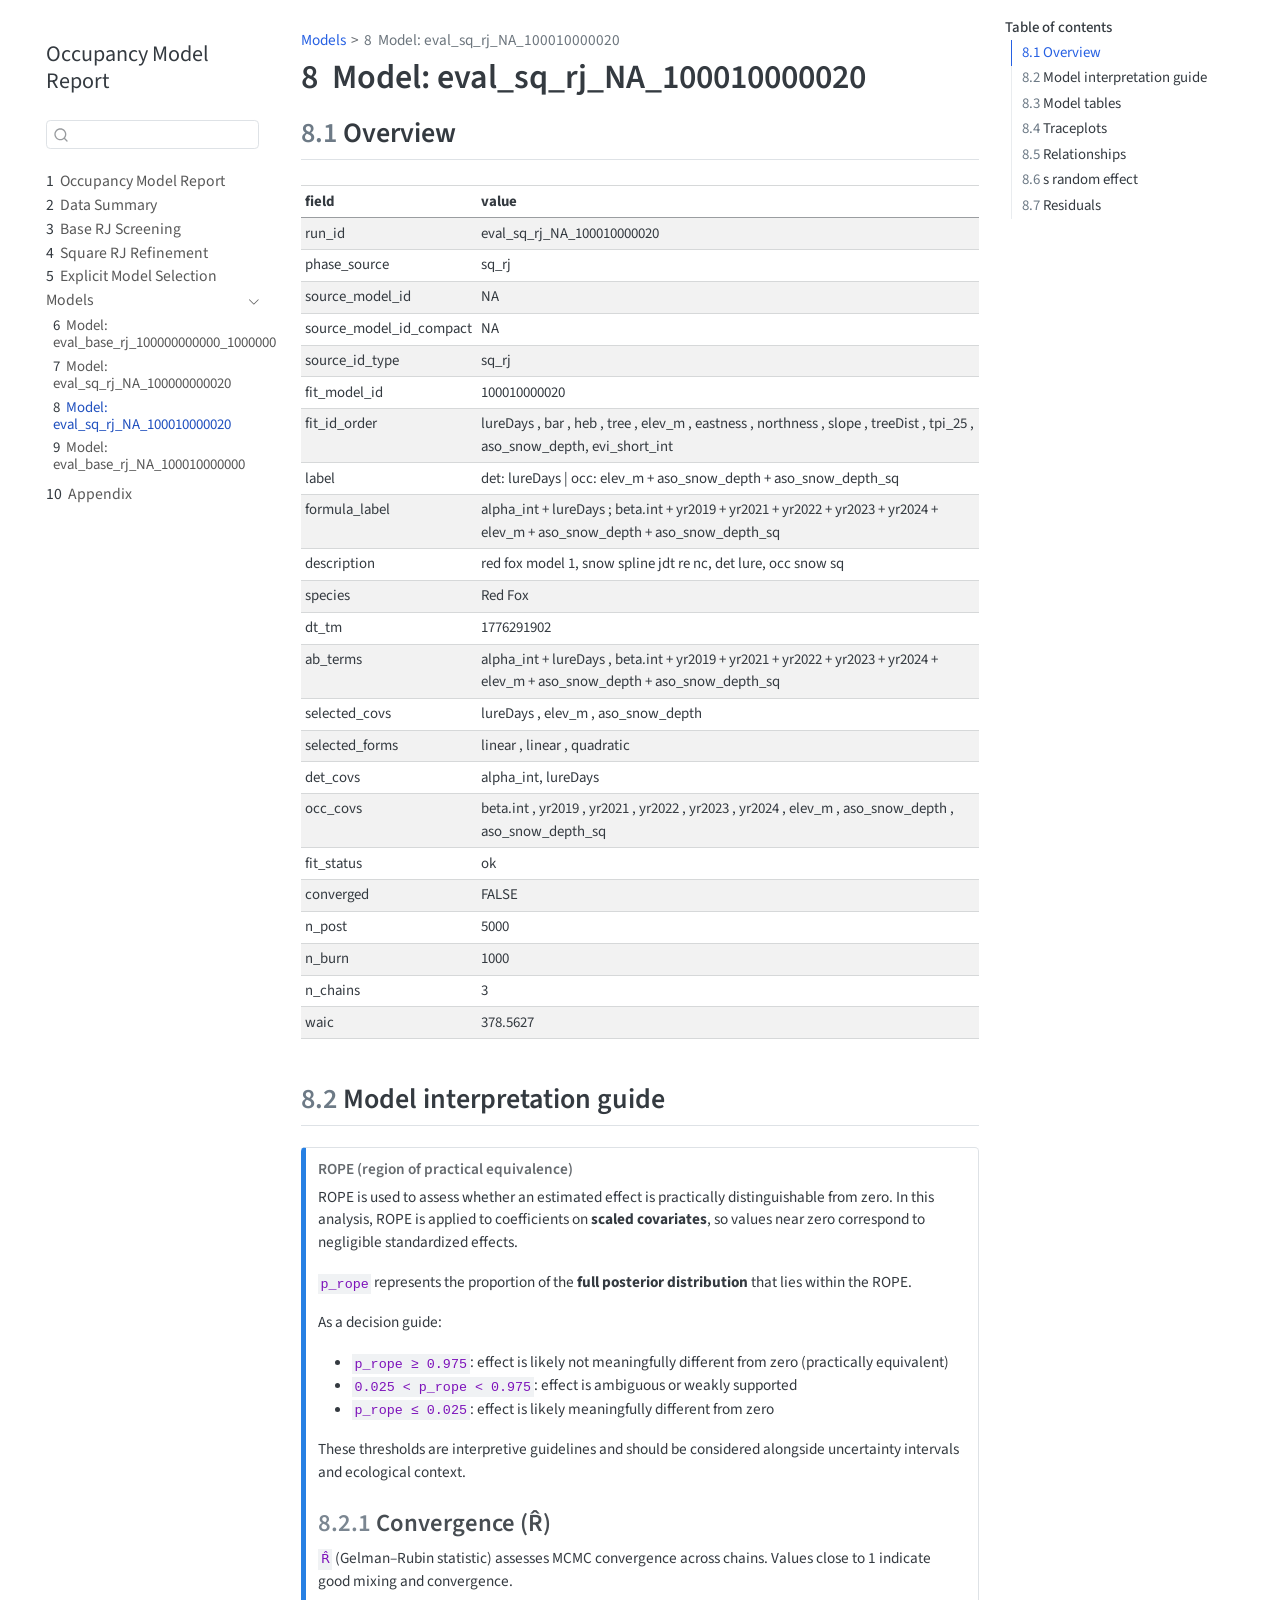
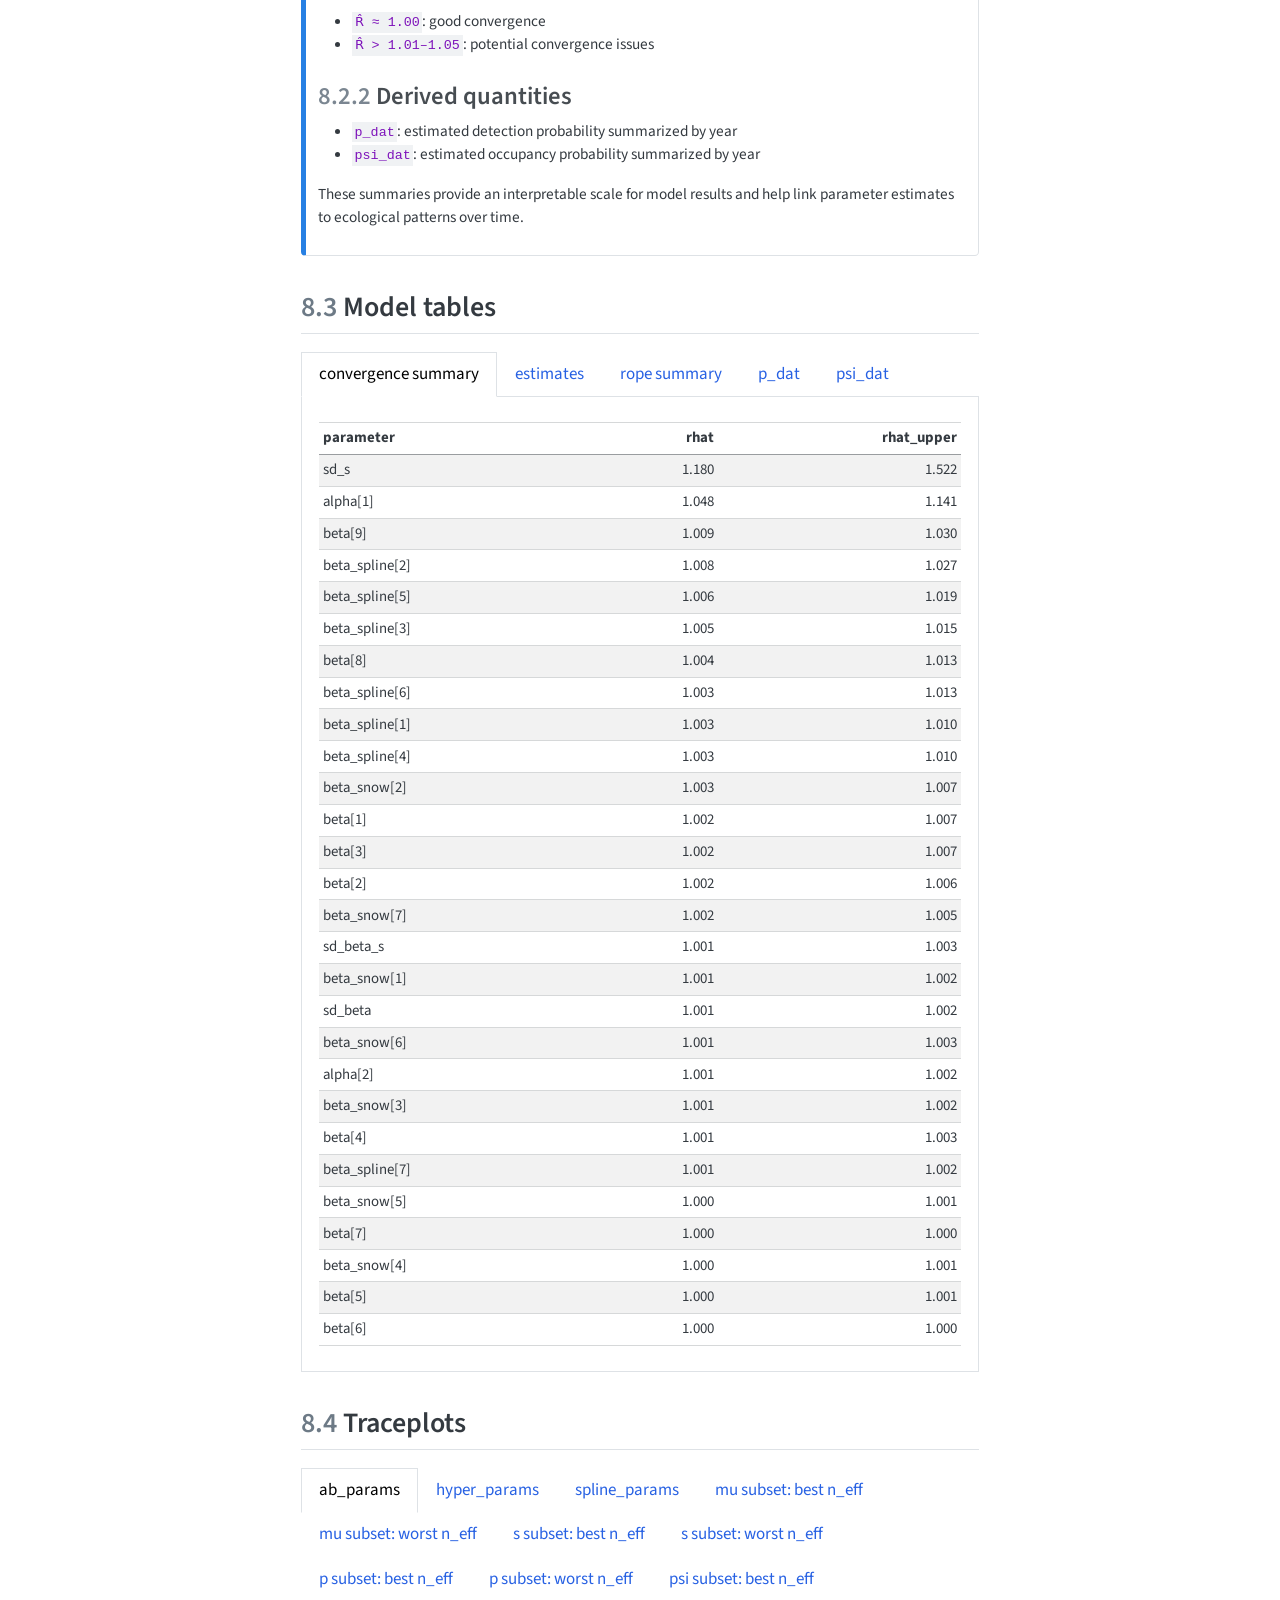
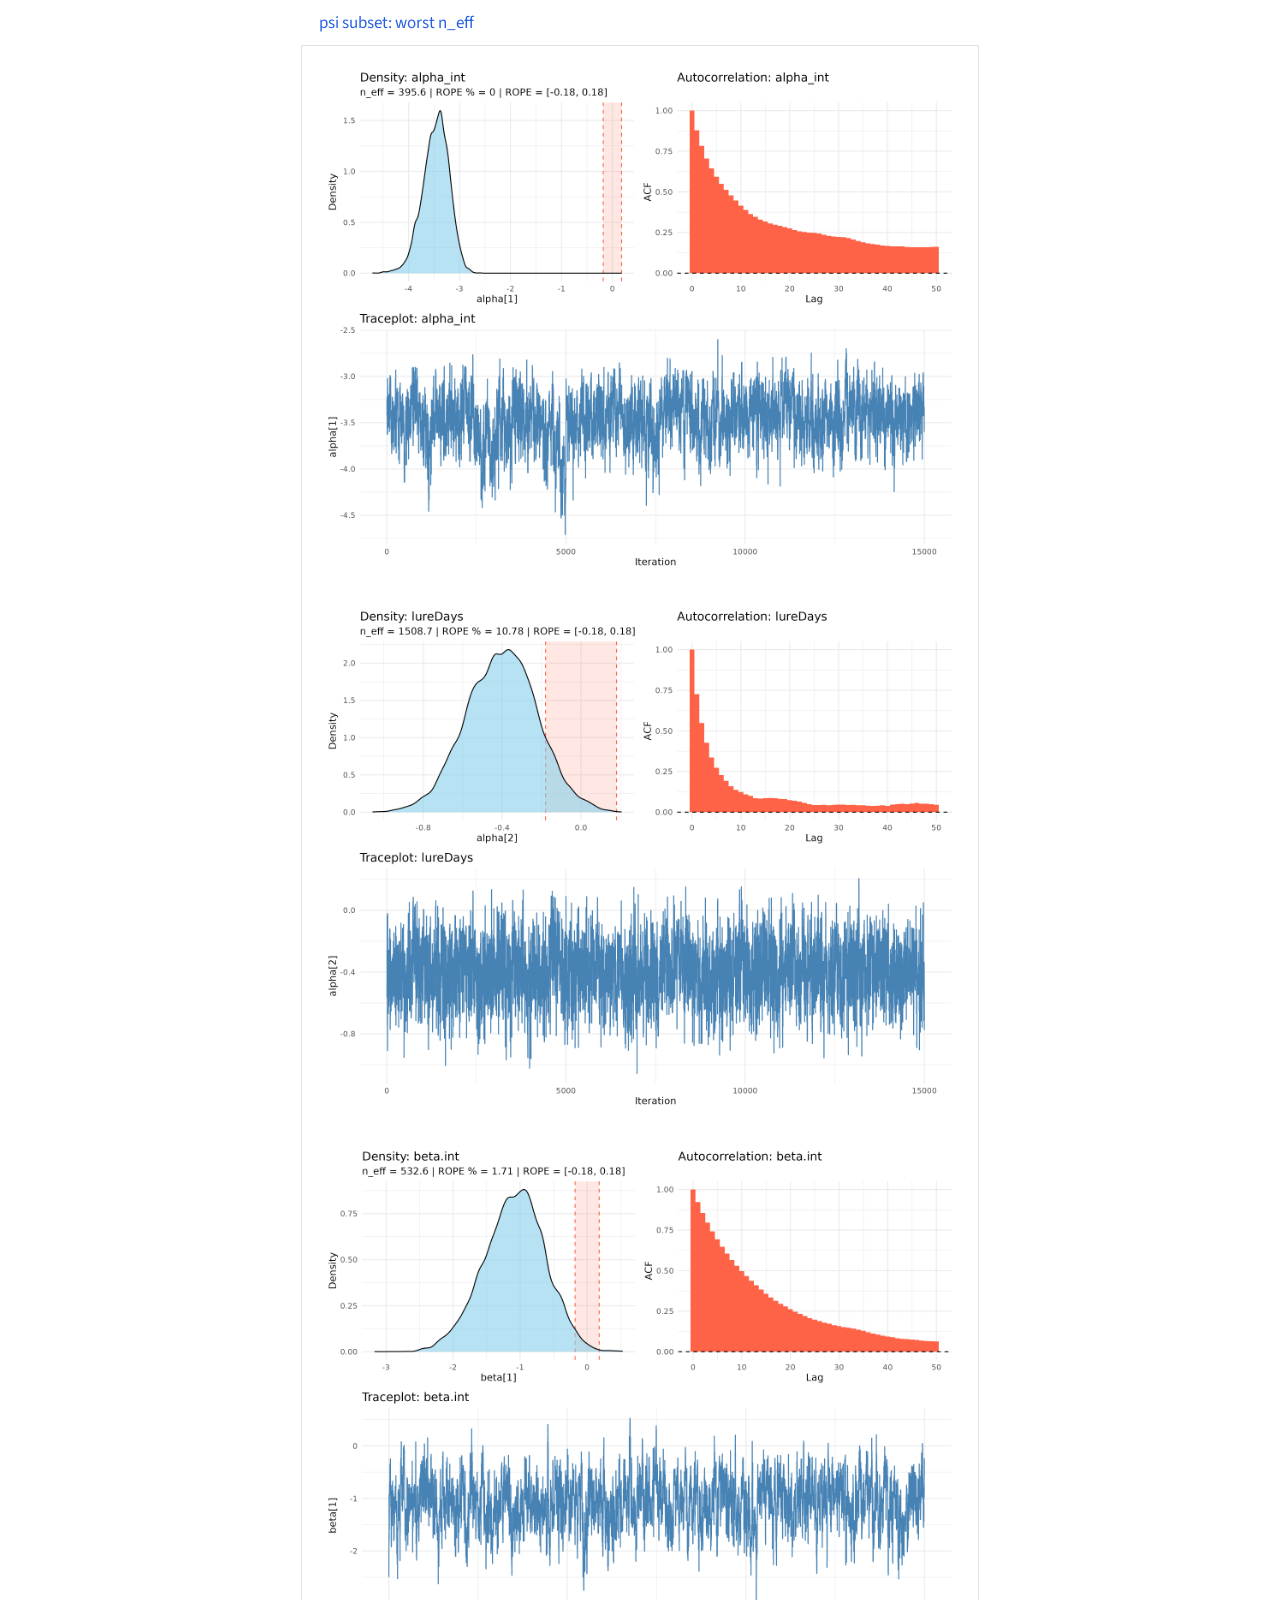
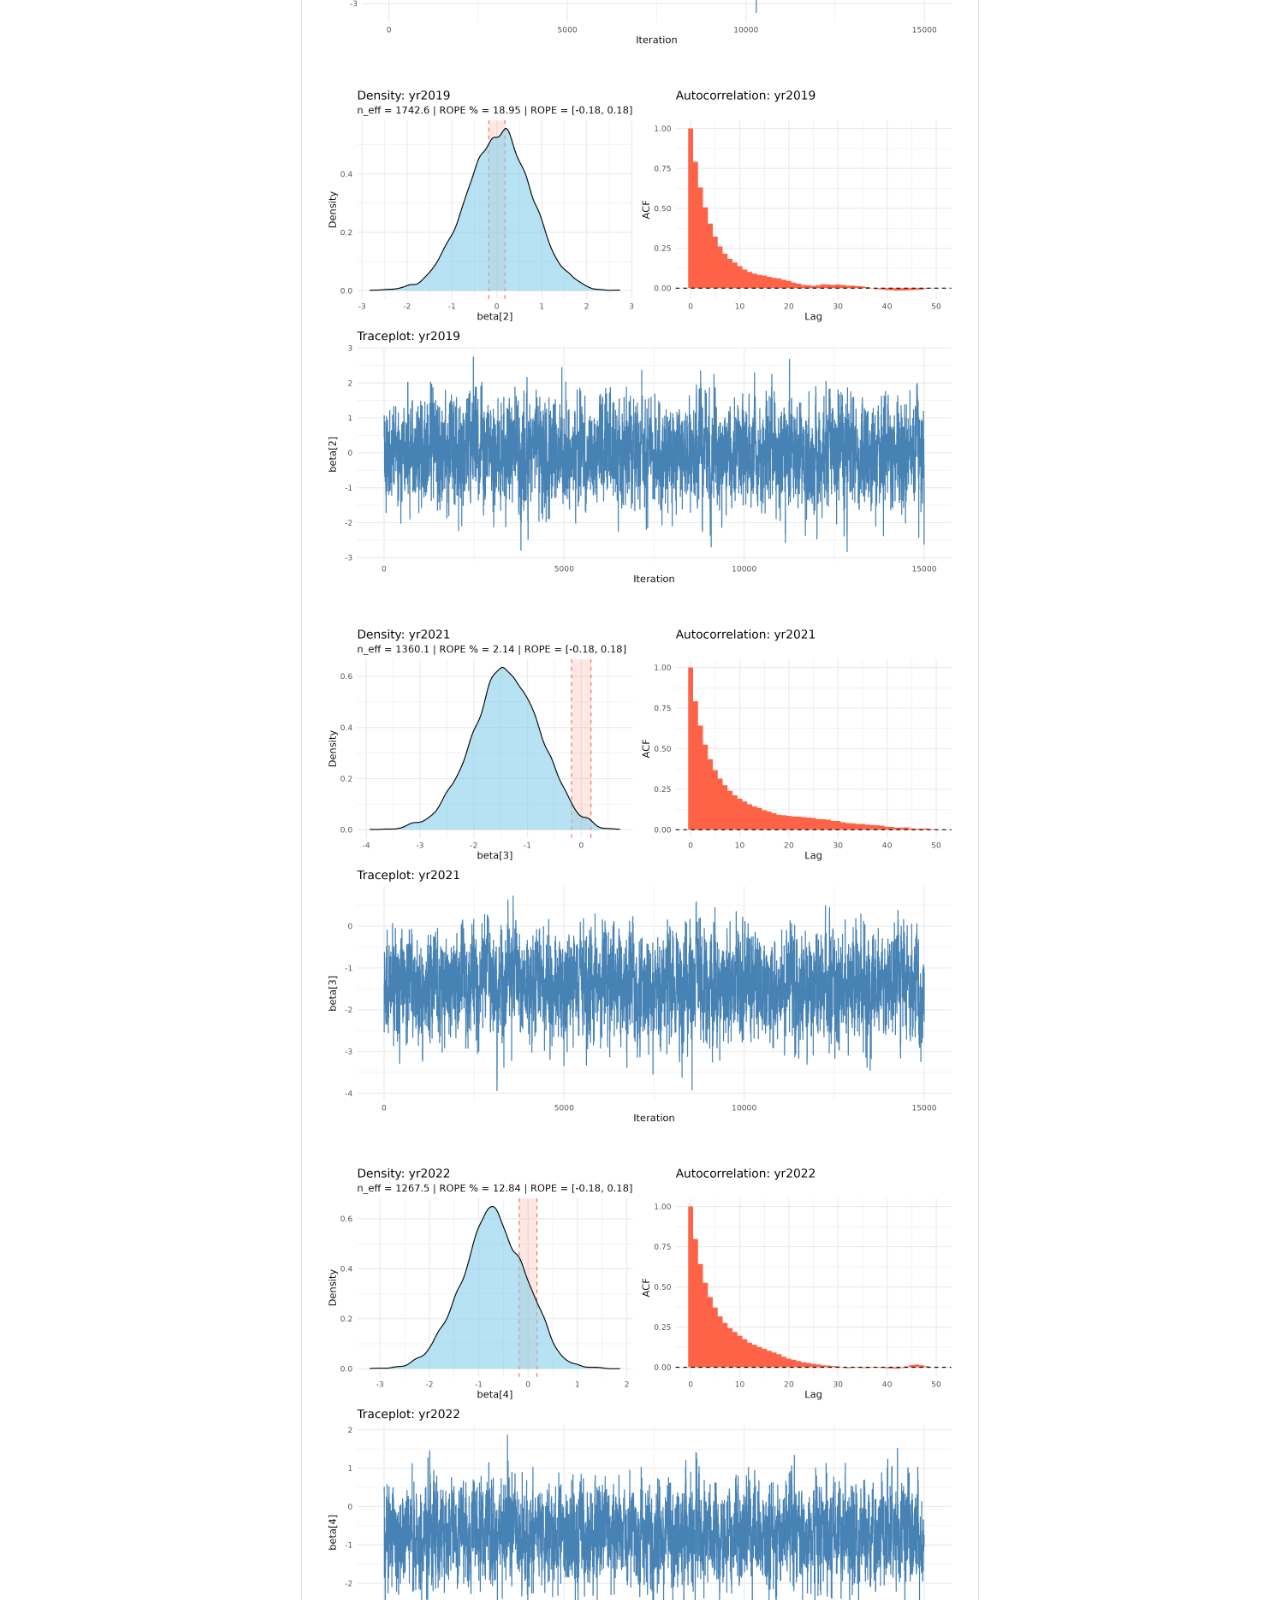
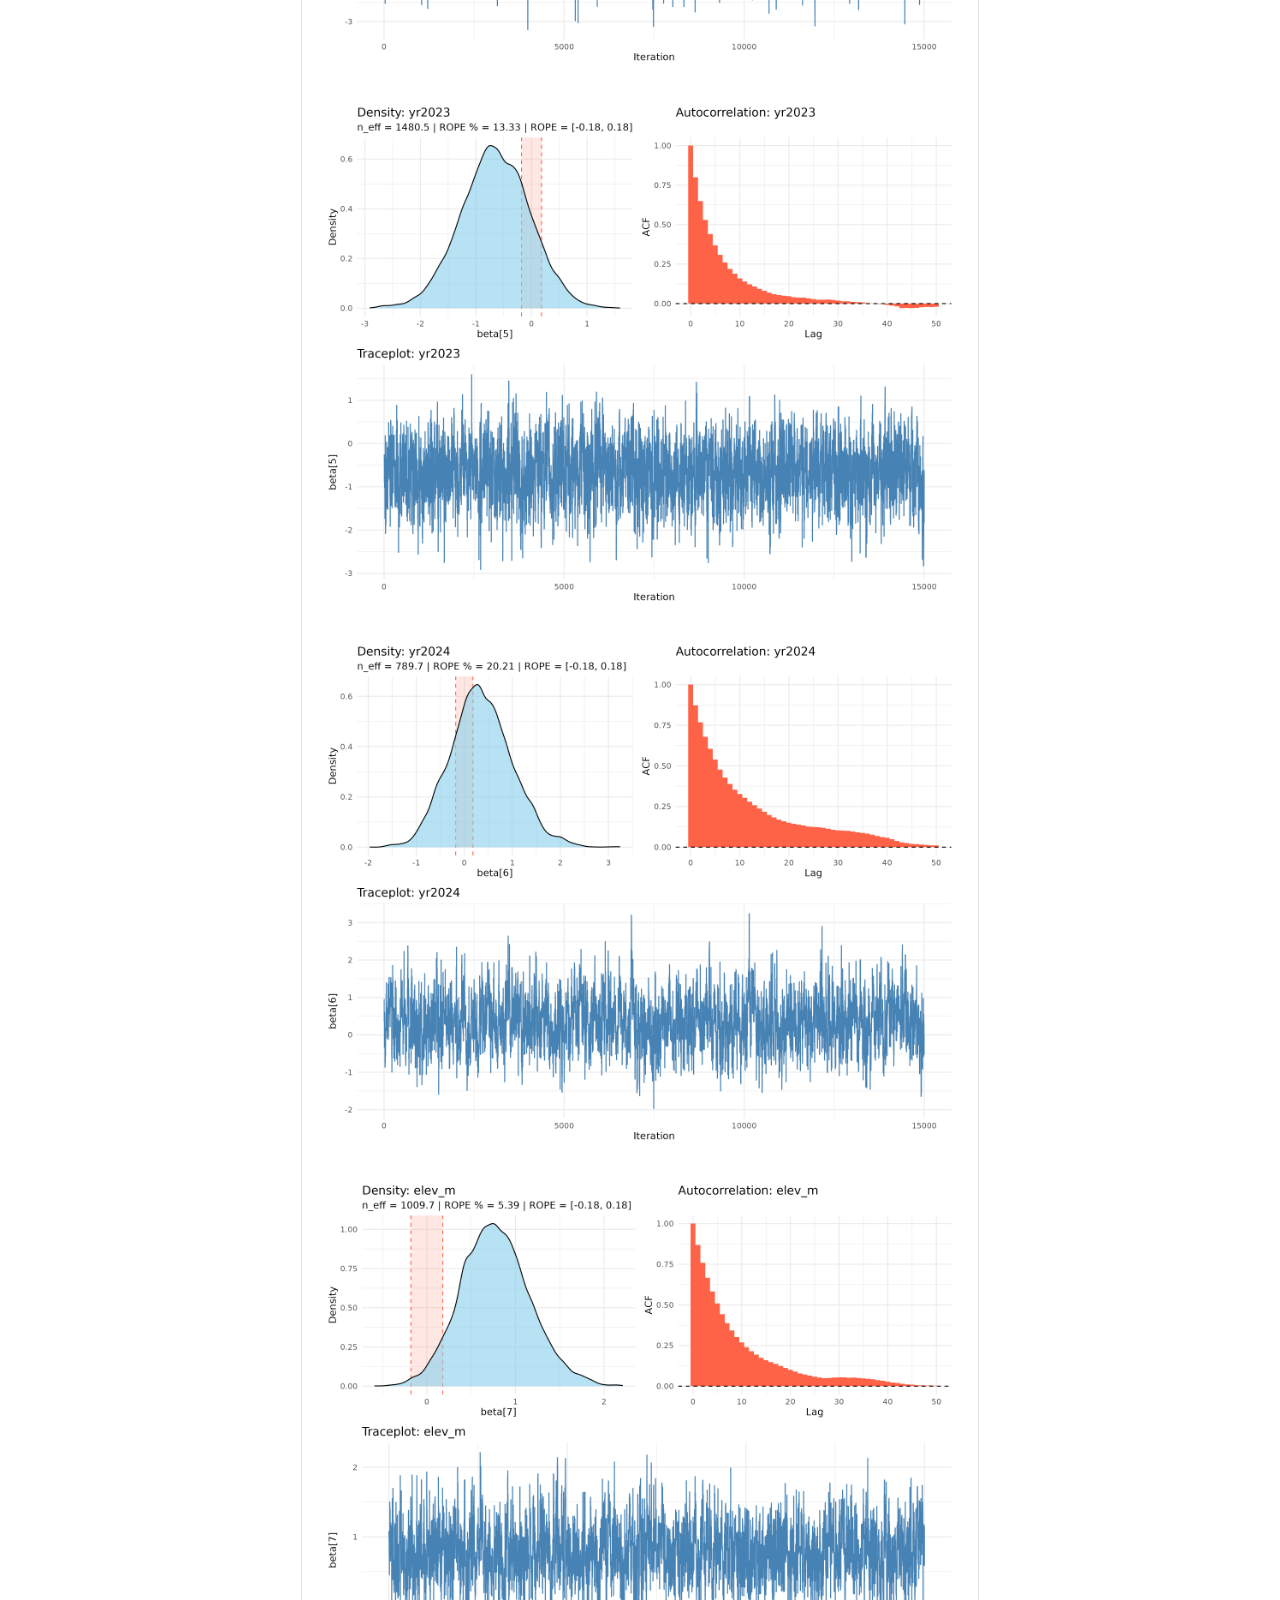
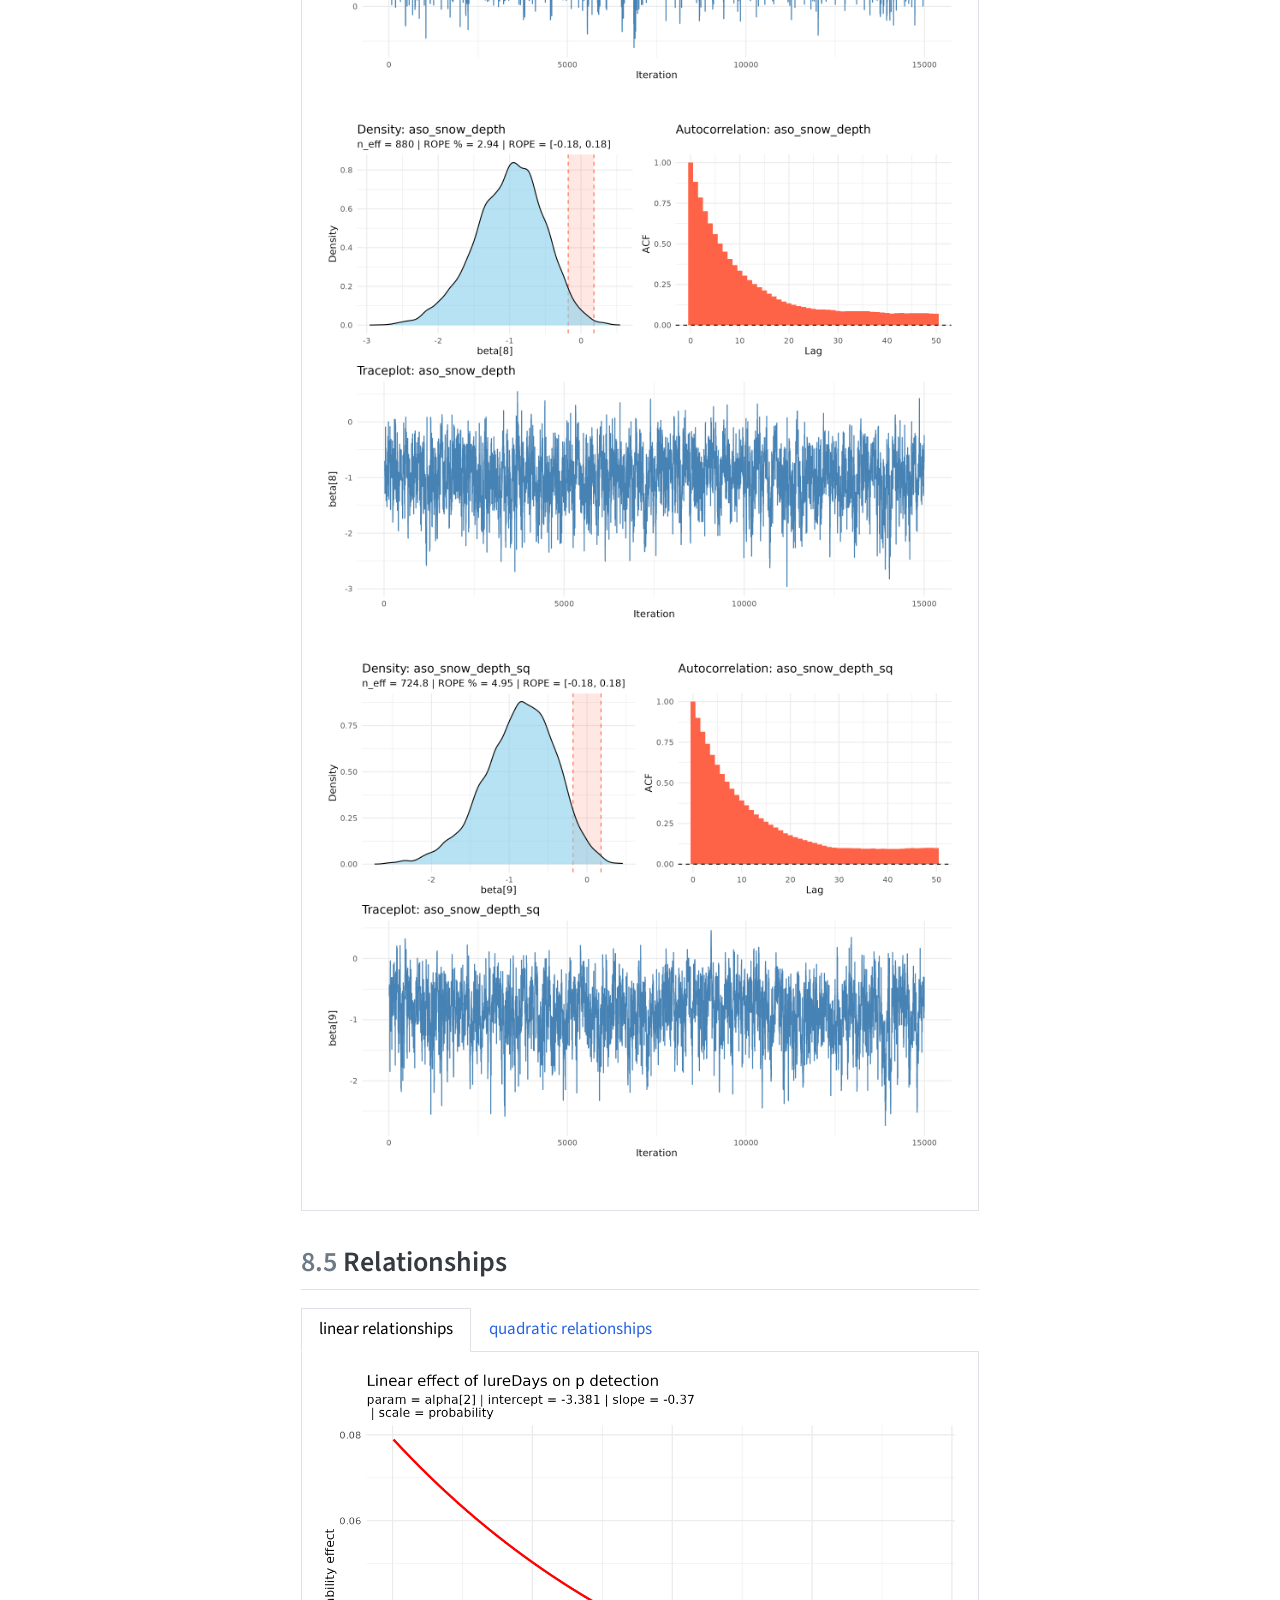
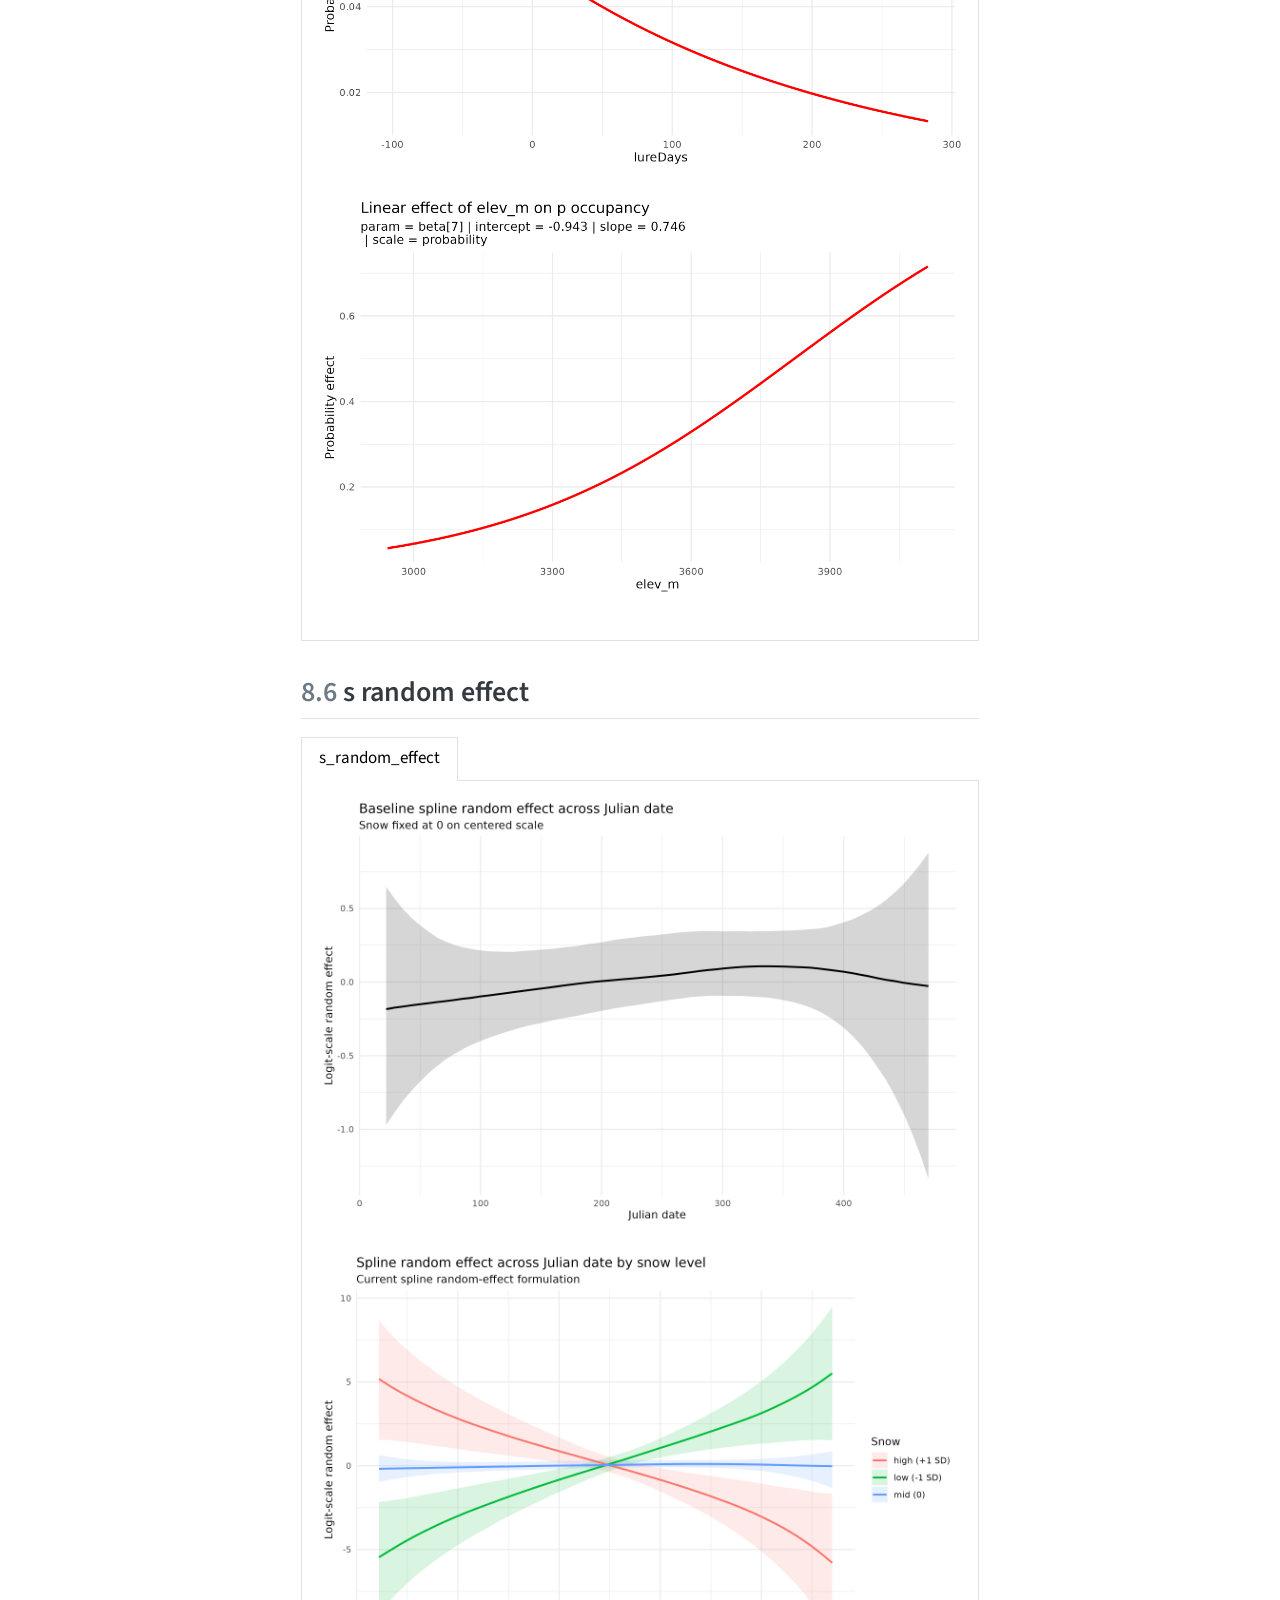
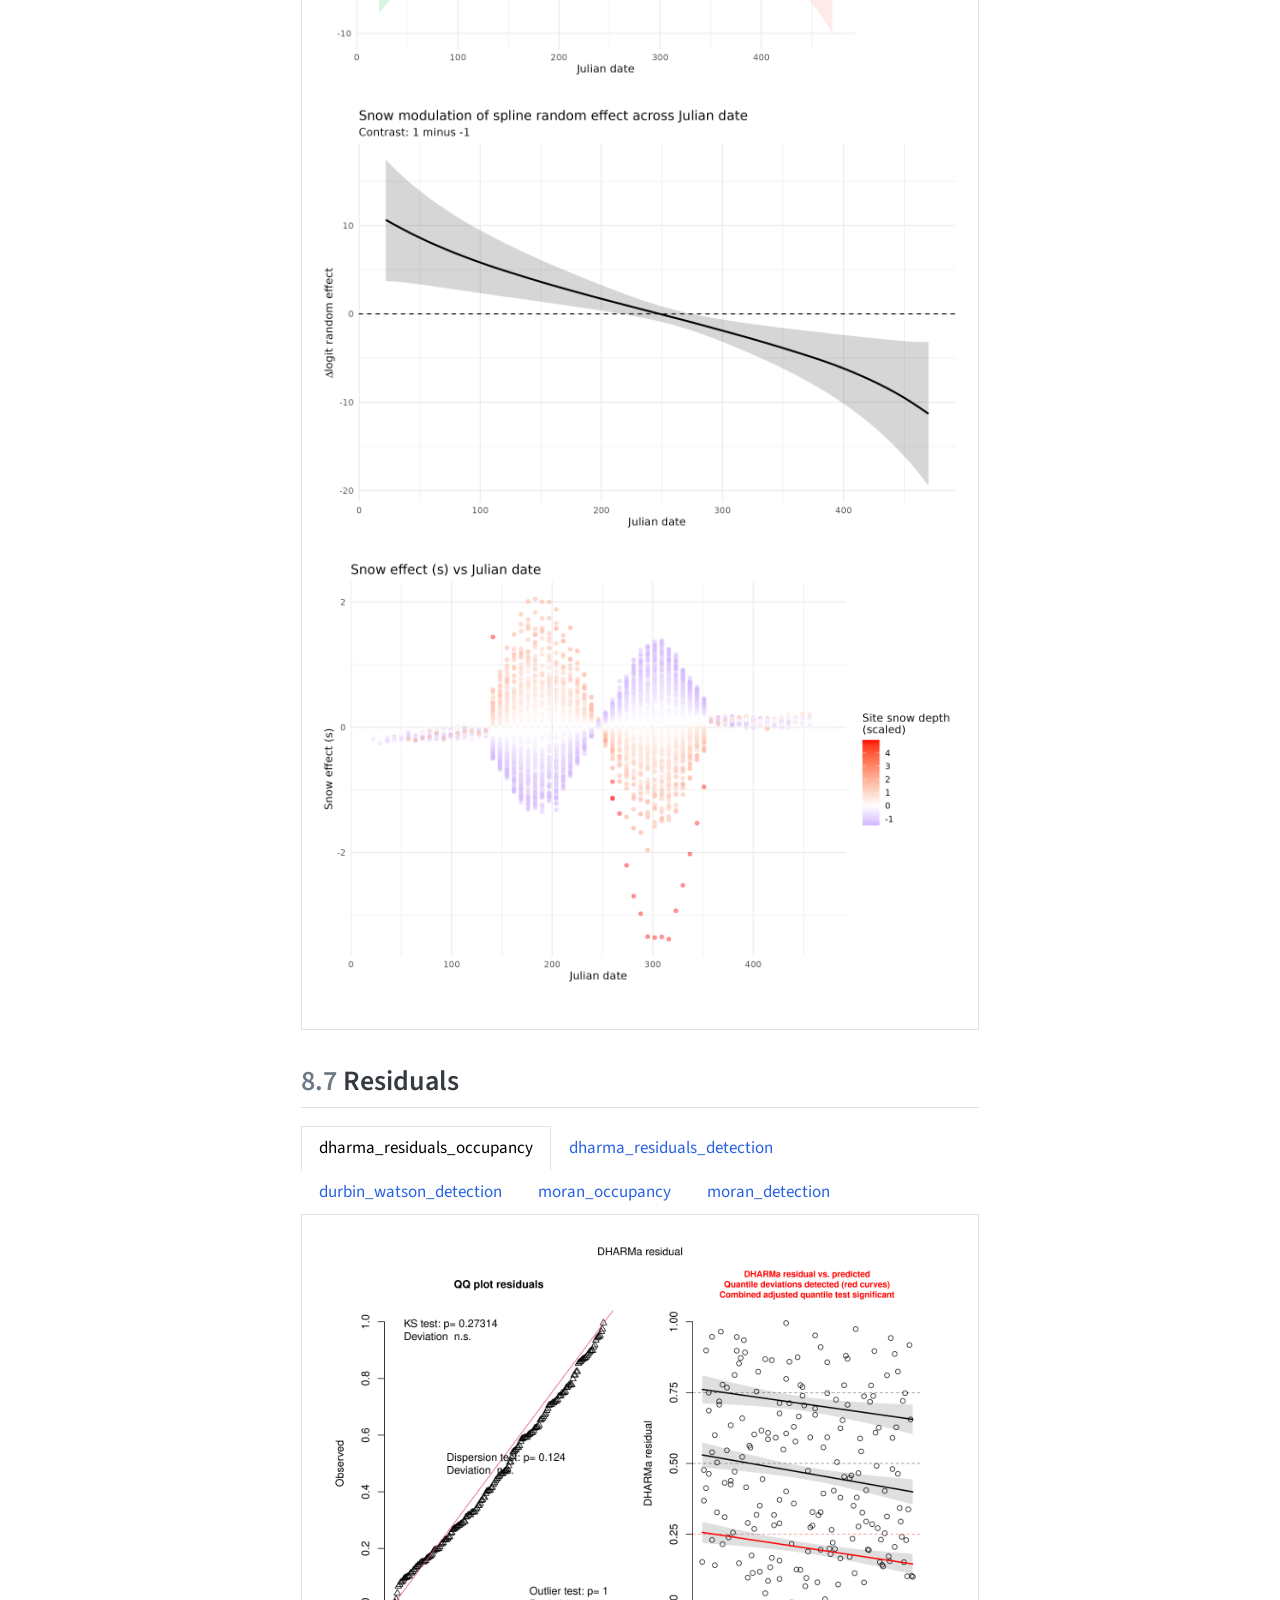
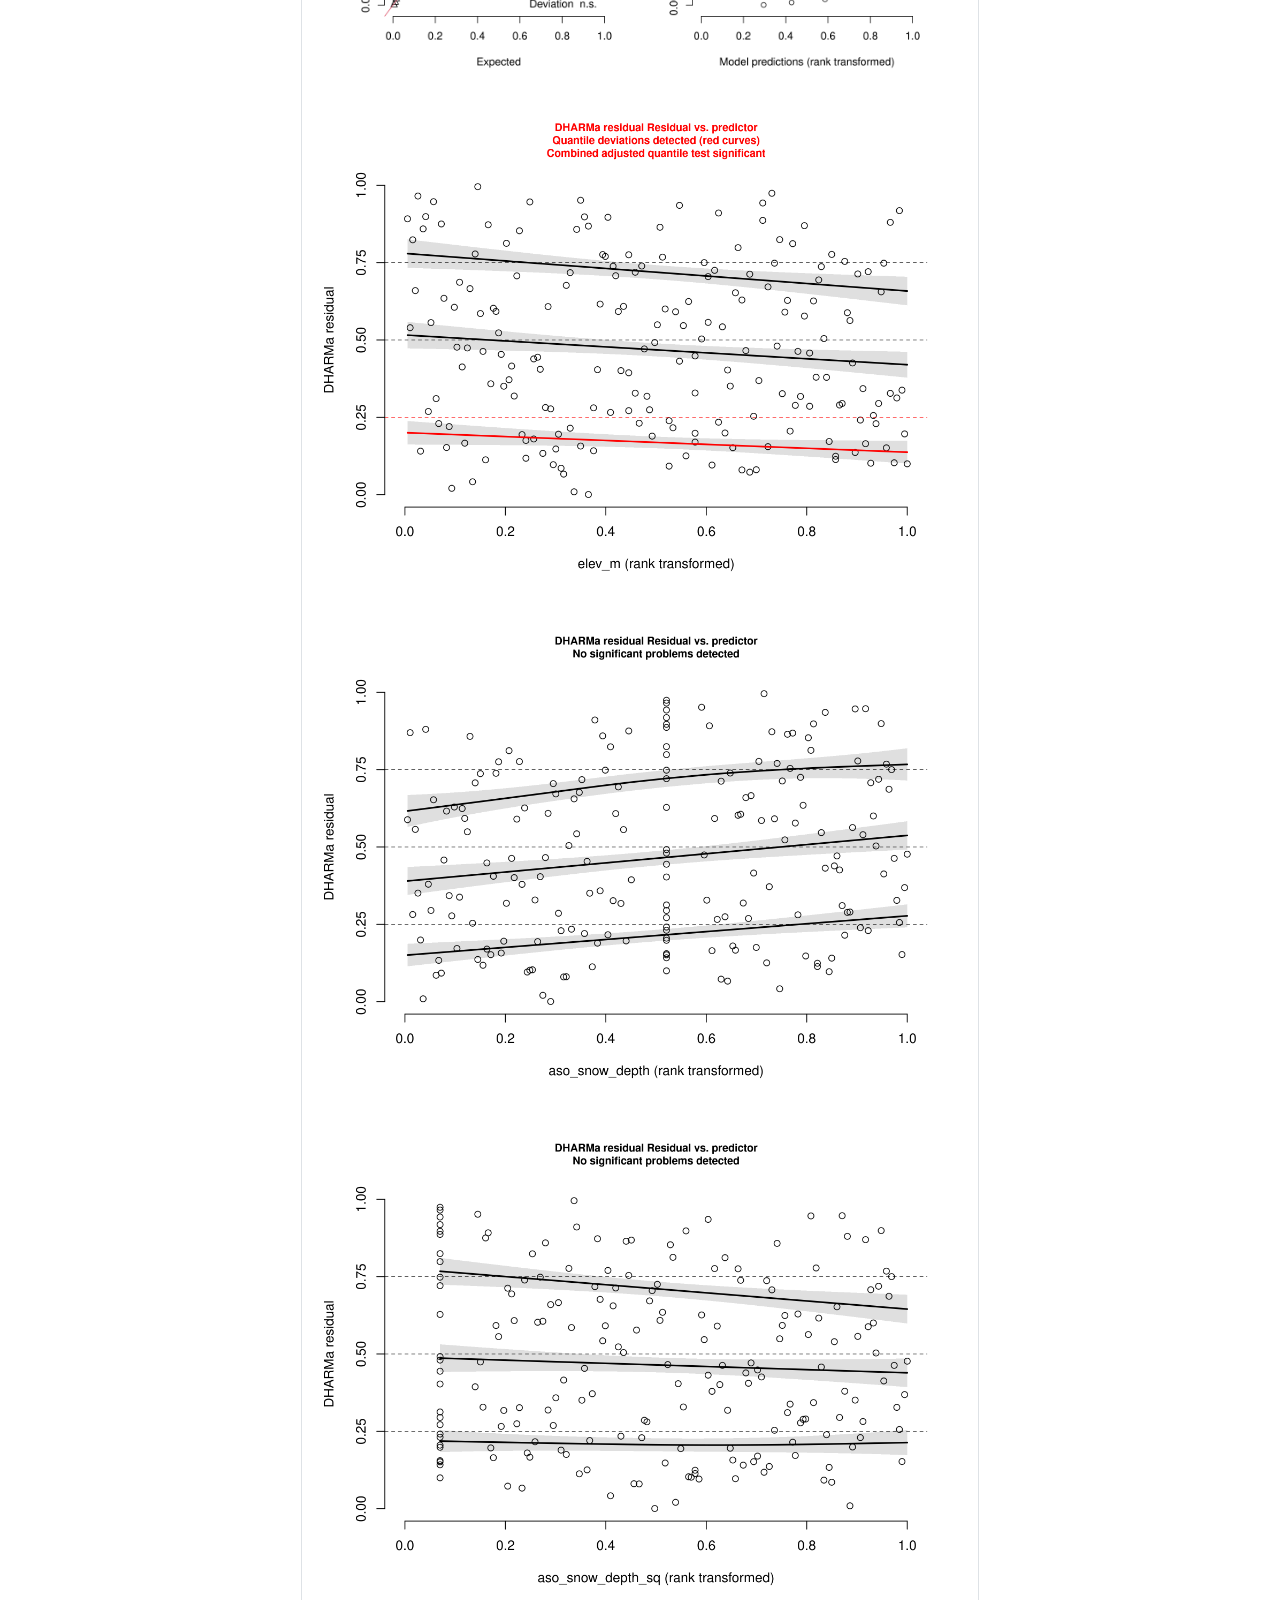
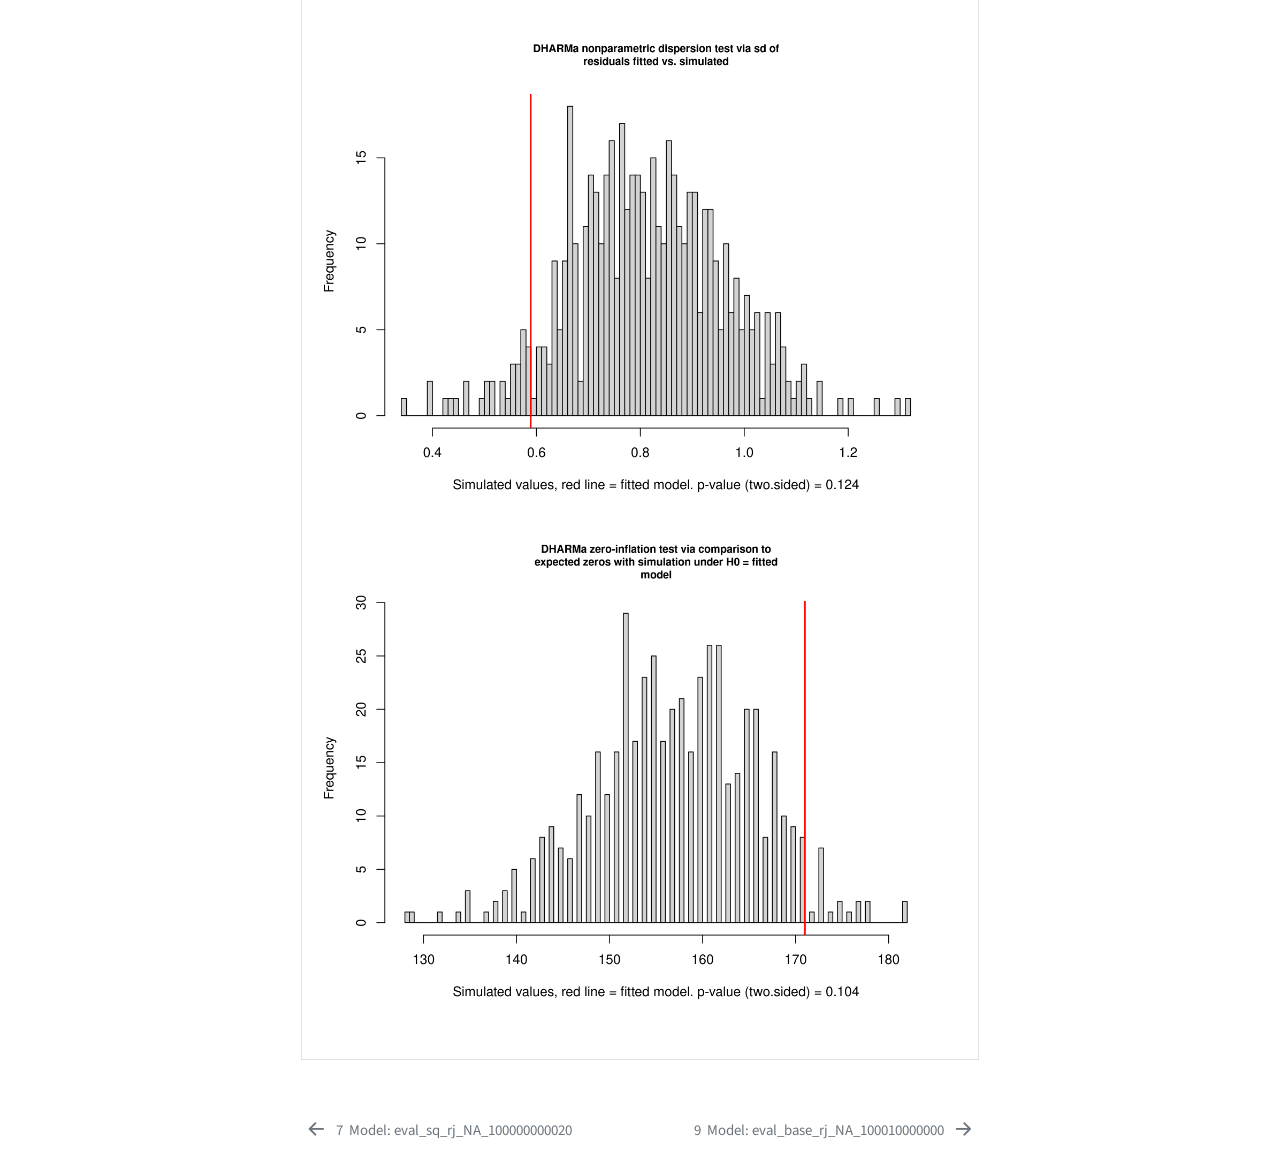
<file: 06_model_03_eval_sq_rj_NA_100010000020.html>
<!DOCTYPE html>
<html xmlns="http://www.w3.org/1999/xhtml" lang="en" xml:lang="en"><head>

<meta charset="utf-8">
<meta name="generator" content="quarto-1.8.25">

<meta name="viewport" content="width=device-width, initial-scale=1.0, user-scalable=yes">


<title>8&nbsp; Model: eval_sq_rj_NA_100010000020 – Occupancy Model Report</title>
<style>
code{white-space: pre-wrap;}
span.smallcaps{font-variant: small-caps;}
div.columns{display: flex; gap: min(4vw, 1.5em);}
div.column{flex: auto; overflow-x: auto;}
div.hanging-indent{margin-left: 1.5em; text-indent: -1.5em;}
ul.task-list{list-style: none;}
ul.task-list li input[type="checkbox"] {
  width: 0.8em;
  margin: 0 0.8em 0.2em -1em; /* quarto-specific, see https://github.com/quarto-dev/quarto-cli/issues/4556 */ 
  vertical-align: middle;
}
</style>


<script src="site_libs/quarto-nav/quarto-nav.js"></script>
<script src="site_libs/quarto-nav/headroom.min.js"></script>
<script src="site_libs/clipboard/clipboard.min.js"></script>
<script src="site_libs/quarto-search/autocomplete.umd.js"></script>
<script src="site_libs/quarto-search/fuse.min.js"></script>
<script src="site_libs/quarto-search/quarto-search.js"></script>
<meta name="quarto:offset" content="./">
<link href="./06_model_04_eval_base_rj_NA_100010000000.html" rel="next">
<link href="./06_model_02_eval_sq_rj_NA_100000000020.html" rel="prev">
<script src="site_libs/quarto-html/quarto.js" type="module"></script>
<script src="site_libs/quarto-html/tabsets/tabsets.js" type="module"></script>
<script src="site_libs/quarto-html/axe/axe-check.js" type="module"></script>
<script src="site_libs/quarto-html/popper.min.js"></script>
<script src="site_libs/quarto-html/tippy.umd.min.js"></script>
<script src="site_libs/quarto-html/anchor.min.js"></script>
<link href="site_libs/quarto-html/tippy.css" rel="stylesheet">
<link href="site_libs/quarto-html/quarto-syntax-highlighting-7b89279ff1a6dce999919e0e67d4d9ec.css" rel="stylesheet" id="quarto-text-highlighting-styles">
<script src="site_libs/bootstrap/bootstrap.min.js"></script>
<link href="site_libs/bootstrap/bootstrap-icons.css" rel="stylesheet">
<link href="site_libs/bootstrap/bootstrap-c3b609960432dcc427247b2e11e7ddc9.min.css" rel="stylesheet" append-hash="true" id="quarto-bootstrap" data-mode="light">
<script id="quarto-search-options" type="application/json">{
  "location": "sidebar",
  "copy-button": false,
  "collapse-after": 3,
  "panel-placement": "start",
  "type": "textbox",
  "limit": 50,
  "keyboard-shortcut": [
    "f",
    "/",
    "s"
  ],
  "show-item-context": false,
  "language": {
    "search-no-results-text": "No results",
    "search-matching-documents-text": "matching documents",
    "search-copy-link-title": "Copy link to search",
    "search-hide-matches-text": "Hide additional matches",
    "search-more-match-text": "more match in this document",
    "search-more-matches-text": "more matches in this document",
    "search-clear-button-title": "Clear",
    "search-text-placeholder": "",
    "search-detached-cancel-button-title": "Cancel",
    "search-submit-button-title": "Submit",
    "search-label": "Search"
  }
}</script>


</head>

<body class="nav-sidebar floating quarto-light">

<div id="quarto-search-results"></div>
  <header id="quarto-header" class="headroom fixed-top">
  <nav class="quarto-secondary-nav">
    <div class="container-fluid d-flex">
      <button type="button" class="quarto-btn-toggle btn" data-bs-toggle="collapse" role="button" data-bs-target=".quarto-sidebar-collapse-item" aria-controls="quarto-sidebar" aria-expanded="false" aria-label="Toggle sidebar navigation" onclick="if (window.quartoToggleHeadroom) { window.quartoToggleHeadroom(); }">
        <i class="bi bi-layout-text-sidebar-reverse"></i>
      </button>
        <nav class="quarto-page-breadcrumbs" aria-label="breadcrumb"><ol class="breadcrumb"><li class="breadcrumb-item"><a href="./06_model_01_eval_base_rj_100000000000_100000000000.html">Models</a></li><li class="breadcrumb-item"><a href="./06_model_03_eval_sq_rj_NA_100010000020.html"><span class="chapter-number">8</span>&nbsp; <span class="chapter-title">Model: eval_sq_rj_NA_100010000020</span></a></li></ol></nav>
        <a class="flex-grow-1" role="navigation" data-bs-toggle="collapse" data-bs-target=".quarto-sidebar-collapse-item" aria-controls="quarto-sidebar" aria-expanded="false" aria-label="Toggle sidebar navigation" onclick="if (window.quartoToggleHeadroom) { window.quartoToggleHeadroom(); }">      
        </a>
      <button type="button" class="btn quarto-search-button" aria-label="Search" onclick="window.quartoOpenSearch();">
        <i class="bi bi-search"></i>
      </button>
    </div>
  </nav>
</header>
<!-- content -->
<div id="quarto-content" class="quarto-container page-columns page-rows-contents page-layout-article">
<!-- sidebar -->
  <nav id="quarto-sidebar" class="sidebar collapse collapse-horizontal quarto-sidebar-collapse-item sidebar-navigation floating overflow-auto">
    <div class="pt-lg-2 mt-2 text-left sidebar-header sidebar-header-stacked">
      <a href="./index.html" class="sidebar-logo-link">
      </a>
    <div class="sidebar-title mb-0 py-0">
      <a href="./">Occupancy Model Report</a> 
    </div>
      </div>
        <div class="mt-2 flex-shrink-0 align-items-center">
        <div class="sidebar-search">
        <div id="quarto-search" class="" title="Search"></div>
        </div>
        </div>
    <div class="sidebar-menu-container"> 
    <ul class="list-unstyled mt-1">
        <li class="sidebar-item">
  <div class="sidebar-item-container"> 
  <a href="./index.html" class="sidebar-item-text sidebar-link">
 <span class="menu-text"><span class="chapter-number">1</span>&nbsp; <span class="chapter-title">Occupancy Model Report</span></span></a>
  </div>
</li>
        <li class="sidebar-item">
  <div class="sidebar-item-container"> 
  <a href="./01_data_summary.html" class="sidebar-item-text sidebar-link">
 <span class="menu-text"><span class="chapter-number">2</span>&nbsp; <span class="chapter-title">Data Summary</span></span></a>
  </div>
</li>
        <li class="sidebar-item">
  <div class="sidebar-item-container"> 
  <a href="./02a_base_rj_screening.html" class="sidebar-item-text sidebar-link">
 <span class="menu-text"><span class="chapter-number">3</span>&nbsp; <span class="chapter-title">Base RJ Screening</span></span></a>
  </div>
</li>
        <li class="sidebar-item">
  <div class="sidebar-item-container"> 
  <a href="./02b_square_rj_refinement.html" class="sidebar-item-text sidebar-link">
 <span class="menu-text"><span class="chapter-number">4</span>&nbsp; <span class="chapter-title">Square RJ Refinement</span></span></a>
  </div>
</li>
        <li class="sidebar-item">
  <div class="sidebar-item-container"> 
  <a href="./03_explicit_model_selection.html" class="sidebar-item-text sidebar-link">
 <span class="menu-text"><span class="chapter-number">5</span>&nbsp; <span class="chapter-title">Explicit Model Selection</span></span></a>
  </div>
</li>
        <li class="sidebar-item sidebar-item-section">
      <div class="sidebar-item-container"> 
            <a class="sidebar-item-text sidebar-link text-start" data-bs-toggle="collapse" data-bs-target="#quarto-sidebar-section-1" role="navigation" aria-expanded="true">
 <span class="menu-text">Models</span></a>
          <a class="sidebar-item-toggle text-start" data-bs-toggle="collapse" data-bs-target="#quarto-sidebar-section-1" role="navigation" aria-expanded="true" aria-label="Toggle section">
            <i class="bi bi-chevron-right ms-2"></i>
          </a> 
      </div>
      <ul id="quarto-sidebar-section-1" class="collapse list-unstyled sidebar-section depth1 show">  
          <li class="sidebar-item">
  <div class="sidebar-item-container"> 
  <a href="./06_model_01_eval_base_rj_100000000000_100000000000.html" class="sidebar-item-text sidebar-link">
 <span class="menu-text"><span class="chapter-number">6</span>&nbsp; <span class="chapter-title">Model: eval_base_rj_100000000000_100000000000</span></span></a>
  </div>
</li>
          <li class="sidebar-item">
  <div class="sidebar-item-container"> 
  <a href="./06_model_02_eval_sq_rj_NA_100000000020.html" class="sidebar-item-text sidebar-link">
 <span class="menu-text"><span class="chapter-number">7</span>&nbsp; <span class="chapter-title">Model: eval_sq_rj_NA_100000000020</span></span></a>
  </div>
</li>
          <li class="sidebar-item">
  <div class="sidebar-item-container"> 
  <a href="./06_model_03_eval_sq_rj_NA_100010000020.html" class="sidebar-item-text sidebar-link active">
 <span class="menu-text"><span class="chapter-number">8</span>&nbsp; <span class="chapter-title">Model: eval_sq_rj_NA_100010000020</span></span></a>
  </div>
</li>
          <li class="sidebar-item">
  <div class="sidebar-item-container"> 
  <a href="./06_model_04_eval_base_rj_NA_100010000000.html" class="sidebar-item-text sidebar-link">
 <span class="menu-text"><span class="chapter-number">9</span>&nbsp; <span class="chapter-title">Model: eval_base_rj_NA_100010000000</span></span></a>
  </div>
</li>
      </ul>
  </li>
        <li class="sidebar-item">
  <div class="sidebar-item-container"> 
  <a href="./99_appendix.html" class="sidebar-item-text sidebar-link">
 <span class="menu-text"><span class="chapter-number">10</span>&nbsp; <span class="chapter-title">Appendix</span></span></a>
  </div>
</li>
    </ul>
    </div>
</nav>
<div id="quarto-sidebar-glass" class="quarto-sidebar-collapse-item" data-bs-toggle="collapse" data-bs-target=".quarto-sidebar-collapse-item"></div>
<!-- margin-sidebar -->
    <div id="quarto-margin-sidebar" class="sidebar margin-sidebar">
        <nav id="TOC" role="doc-toc" class="toc-active">
    <h2 id="toc-title">Table of contents</h2>
   
  <ul>
  <li><a href="#overview" id="toc-overview" class="nav-link active" data-scroll-target="#overview"><span class="header-section-number">8.1</span> Overview</a></li>
  <li><a href="#model-interpretation-guide" id="toc-model-interpretation-guide" class="nav-link" data-scroll-target="#model-interpretation-guide"><span class="header-section-number">8.2</span> Model interpretation guide</a></li>
  <li><a href="#model-tables" id="toc-model-tables" class="nav-link" data-scroll-target="#model-tables"><span class="header-section-number">8.3</span> Model tables</a></li>
  <li><a href="#traceplots" id="toc-traceplots" class="nav-link" data-scroll-target="#traceplots"><span class="header-section-number">8.4</span> Traceplots</a></li>
  <li><a href="#relationships" id="toc-relationships" class="nav-link" data-scroll-target="#relationships"><span class="header-section-number">8.5</span> Relationships</a></li>
  <li><a href="#s-random-effect" id="toc-s-random-effect" class="nav-link" data-scroll-target="#s-random-effect"><span class="header-section-number">8.6</span> s random effect</a></li>
  <li><a href="#residuals" id="toc-residuals" class="nav-link" data-scroll-target="#residuals"><span class="header-section-number">8.7</span> Residuals</a></li>
  </ul>
</nav>
    </div>
<!-- main -->
<main class="content" id="quarto-document-content">

<header id="title-block-header" class="quarto-title-block default"><nav class="quarto-page-breadcrumbs quarto-title-breadcrumbs d-none d-lg-block" aria-label="breadcrumb"><ol class="breadcrumb"><li class="breadcrumb-item"><a href="./06_model_01_eval_base_rj_100000000000_100000000000.html">Models</a></li><li class="breadcrumb-item"><a href="./06_model_03_eval_sq_rj_NA_100010000020.html"><span class="chapter-number">8</span>&nbsp; <span class="chapter-title">Model: eval_sq_rj_NA_100010000020</span></a></li></ol></nav>
<div class="quarto-title">
<h1 class="title"><span class="chapter-number">8</span>&nbsp; <span class="chapter-title">Model: eval_sq_rj_NA_100010000020</span></h1>
</div>



<div class="quarto-title-meta">

    
  
    
  </div>
  


</header>


<section id="overview" class="level2" data-number="8.1">
<h2 data-number="8.1" class="anchored" data-anchor-id="overview"><span class="header-section-number">8.1</span> Overview</h2>
<div class="cell">
<div class="cell-output-display">
<table class="caption-top table table-sm table-striped small">
<colgroup>
<col style="width: 10%">
<col style="width: 89%">
</colgroup>
<thead>
<tr class="header">
<th style="text-align: left;">field</th>
<th style="text-align: left;">value</th>
</tr>
</thead>
<tbody>
<tr class="odd">
<td style="text-align: left;">run_id</td>
<td style="text-align: left;">eval_sq_rj_NA_100010000020</td>
</tr>
<tr class="even">
<td style="text-align: left;">phase_source</td>
<td style="text-align: left;">sq_rj</td>
</tr>
<tr class="odd">
<td style="text-align: left;">source_model_id</td>
<td style="text-align: left;">NA</td>
</tr>
<tr class="even">
<td style="text-align: left;">source_model_id_compact</td>
<td style="text-align: left;">NA</td>
</tr>
<tr class="odd">
<td style="text-align: left;">source_id_type</td>
<td style="text-align: left;">sq_rj</td>
</tr>
<tr class="even">
<td style="text-align: left;">fit_model_id</td>
<td style="text-align: left;">100010000020</td>
</tr>
<tr class="odd">
<td style="text-align: left;">fit_id_order</td>
<td style="text-align: left;">lureDays , bar , heb , tree , elev_m , eastness , northness , slope , treeDist , tpi_25 , aso_snow_depth, evi_short_int</td>
</tr>
<tr class="even">
<td style="text-align: left;">label</td>
<td style="text-align: left;">det: lureDays | occ: elev_m + aso_snow_depth + aso_snow_depth_sq</td>
</tr>
<tr class="odd">
<td style="text-align: left;">formula_label</td>
<td style="text-align: left;">alpha_int + lureDays ; beta.int + yr2019 + yr2021 + yr2022 + yr2023 + yr2024 + elev_m + aso_snow_depth + aso_snow_depth_sq</td>
</tr>
<tr class="even">
<td style="text-align: left;">description</td>
<td style="text-align: left;">red fox model 1, snow spline jdt re nc, det lure, occ snow sq</td>
</tr>
<tr class="odd">
<td style="text-align: left;">species</td>
<td style="text-align: left;">Red Fox</td>
</tr>
<tr class="even">
<td style="text-align: left;">dt_tm</td>
<td style="text-align: left;">1776291902</td>
</tr>
<tr class="odd">
<td style="text-align: left;">ab_terms</td>
<td style="text-align: left;">alpha_int + lureDays , beta.int + yr2019 + yr2021 + yr2022 + yr2023 + yr2024 + elev_m + aso_snow_depth + aso_snow_depth_sq</td>
</tr>
<tr class="even">
<td style="text-align: left;">selected_covs</td>
<td style="text-align: left;">lureDays , elev_m , aso_snow_depth</td>
</tr>
<tr class="odd">
<td style="text-align: left;">selected_forms</td>
<td style="text-align: left;">linear , linear , quadratic</td>
</tr>
<tr class="even">
<td style="text-align: left;">det_covs</td>
<td style="text-align: left;">alpha_int, lureDays</td>
</tr>
<tr class="odd">
<td style="text-align: left;">occ_covs</td>
<td style="text-align: left;">beta.int , yr2019 , yr2021 , yr2022 , yr2023 , yr2024 , elev_m , aso_snow_depth , aso_snow_depth_sq</td>
</tr>
<tr class="even">
<td style="text-align: left;">fit_status</td>
<td style="text-align: left;">ok</td>
</tr>
<tr class="odd">
<td style="text-align: left;">converged</td>
<td style="text-align: left;">FALSE</td>
</tr>
<tr class="even">
<td style="text-align: left;">n_post</td>
<td style="text-align: left;">5000</td>
</tr>
<tr class="odd">
<td style="text-align: left;">n_burn</td>
<td style="text-align: left;">1000</td>
</tr>
<tr class="even">
<td style="text-align: left;">n_chains</td>
<td style="text-align: left;">3</td>
</tr>
<tr class="odd">
<td style="text-align: left;">waic</td>
<td style="text-align: left;">378.5627</td>
</tr>
</tbody>
</table>
</div>
</div>
</section>
<section id="model-interpretation-guide" class="level2" data-number="8.2">
<h2 data-number="8.2" class="anchored" data-anchor-id="model-interpretation-guide"><span class="header-section-number">8.2</span> Model interpretation guide</h2>
<div class="callout callout-style-simple callout-note no-icon callout-titled">
<div class="callout-header d-flex align-content-center">
<div class="callout-icon-container">
<i class="callout-icon no-icon"></i>
</div>
<div class="callout-title-container flex-fill">
<span class="screen-reader-only">Note</span>ROPE (region of practical equivalence)
</div>
</div>
<div class="callout-body-container callout-body">
<p>ROPE is used to assess whether an estimated effect is practically distinguishable from zero. In this analysis, ROPE is applied to coefficients on <strong>scaled covariates</strong>, so values near zero correspond to negligible standardized effects.</p>
<p><code>p_rope</code> represents the proportion of the <strong>full posterior distribution</strong> that lies within the ROPE.</p>
<p>As a decision guide:</p>
<ul>
<li><code>p_rope ≥ 0.975</code>: effect is likely not meaningfully different from zero (practically equivalent)<br>
</li>
<li><code>0.025 &lt; p_rope &lt; 0.975</code>: effect is ambiguous or weakly supported<br>
</li>
<li><code>p_rope ≤ 0.025</code>: effect is likely meaningfully different from zero</li>
</ul>
<p>These thresholds are interpretive guidelines and should be considered alongside uncertainty intervals and ecological context.</p>
<section id="convergence-r" class="level3" data-number="8.2.1">
<h3 data-number="8.2.1" class="anchored" data-anchor-id="convergence-r"><span class="header-section-number">8.2.1</span> Convergence (R̂)</h3>
<p><code>R̂</code> (Gelman–Rubin statistic) assesses MCMC convergence across chains. Values close to 1 indicate good mixing and convergence.</p>
<ul>
<li><code>R̂ ≈ 1.00</code>: good convergence<br>
</li>
<li><code>R̂ &gt; 1.01–1.05</code>: potential convergence issues</li>
</ul>
</section>
<section id="derived-quantities" class="level3" data-number="8.2.2">
<h3 data-number="8.2.2" class="anchored" data-anchor-id="derived-quantities"><span class="header-section-number">8.2.2</span> Derived quantities</h3>
<ul>
<li><code>p_dat</code>: estimated detection probability summarized by year<br>
</li>
<li><code>psi_dat</code>: estimated occupancy probability summarized by year</li>
</ul>
<p>These summaries provide an interpretable scale for model results and help link parameter estimates to ecological patterns over time.</p>
</section>
</div>
</div>
</section>
<section id="model-tables" class="level2" data-number="8.3">
<h2 data-number="8.3" class="anchored" data-anchor-id="model-tables"><span class="header-section-number">8.3</span> Model tables</h2>
<div class="tabset-margin-container"></div><div class="panel-tabset">
<ul class="nav nav-tabs" role="tablist"><li class="nav-item" role="presentation"><a class="nav-link active" id="tabset-1-1-tab" data-bs-toggle="tab" data-bs-target="#tabset-1-1" role="tab" aria-controls="tabset-1-1" aria-selected="true" href="">convergence summary</a></li><li class="nav-item" role="presentation"><a class="nav-link" id="tabset-1-2-tab" data-bs-toggle="tab" data-bs-target="#tabset-1-2" role="tab" aria-controls="tabset-1-2" aria-selected="false" href="">estimates</a></li><li class="nav-item" role="presentation"><a class="nav-link" id="tabset-1-3-tab" data-bs-toggle="tab" data-bs-target="#tabset-1-3" role="tab" aria-controls="tabset-1-3" aria-selected="false" href="">rope summary</a></li><li class="nav-item" role="presentation"><a class="nav-link" id="tabset-1-4-tab" data-bs-toggle="tab" data-bs-target="#tabset-1-4" role="tab" aria-controls="tabset-1-4" aria-selected="false" href="">p_dat</a></li><li class="nav-item" role="presentation"><a class="nav-link" id="tabset-1-5-tab" data-bs-toggle="tab" data-bs-target="#tabset-1-5" role="tab" aria-controls="tabset-1-5" aria-selected="false" href="">psi_dat</a></li></ul>
<div class="tab-content">
<div id="tabset-1-1" class="tab-pane active" role="tabpanel" aria-labelledby="tabset-1-1-tab">
<div class="cell">
<div class="cell-output-display">
<table class="caption-top table table-sm table-striped small">
<thead>
<tr class="header">
<th style="text-align: left;">parameter</th>
<th style="text-align: right;">rhat</th>
<th style="text-align: right;">rhat_upper</th>
</tr>
</thead>
<tbody>
<tr class="odd">
<td style="text-align: left;">sd_s</td>
<td style="text-align: right;">1.180</td>
<td style="text-align: right;">1.522</td>
</tr>
<tr class="even">
<td style="text-align: left;">alpha[1]</td>
<td style="text-align: right;">1.048</td>
<td style="text-align: right;">1.141</td>
</tr>
<tr class="odd">
<td style="text-align: left;">beta[9]</td>
<td style="text-align: right;">1.009</td>
<td style="text-align: right;">1.030</td>
</tr>
<tr class="even">
<td style="text-align: left;">beta_spline[2]</td>
<td style="text-align: right;">1.008</td>
<td style="text-align: right;">1.027</td>
</tr>
<tr class="odd">
<td style="text-align: left;">beta_spline[5]</td>
<td style="text-align: right;">1.006</td>
<td style="text-align: right;">1.019</td>
</tr>
<tr class="even">
<td style="text-align: left;">beta_spline[3]</td>
<td style="text-align: right;">1.005</td>
<td style="text-align: right;">1.015</td>
</tr>
<tr class="odd">
<td style="text-align: left;">beta[8]</td>
<td style="text-align: right;">1.004</td>
<td style="text-align: right;">1.013</td>
</tr>
<tr class="even">
<td style="text-align: left;">beta_spline[6]</td>
<td style="text-align: right;">1.003</td>
<td style="text-align: right;">1.013</td>
</tr>
<tr class="odd">
<td style="text-align: left;">beta_spline[1]</td>
<td style="text-align: right;">1.003</td>
<td style="text-align: right;">1.010</td>
</tr>
<tr class="even">
<td style="text-align: left;">beta_spline[4]</td>
<td style="text-align: right;">1.003</td>
<td style="text-align: right;">1.010</td>
</tr>
<tr class="odd">
<td style="text-align: left;">beta_snow[2]</td>
<td style="text-align: right;">1.003</td>
<td style="text-align: right;">1.007</td>
</tr>
<tr class="even">
<td style="text-align: left;">beta[1]</td>
<td style="text-align: right;">1.002</td>
<td style="text-align: right;">1.007</td>
</tr>
<tr class="odd">
<td style="text-align: left;">beta[3]</td>
<td style="text-align: right;">1.002</td>
<td style="text-align: right;">1.007</td>
</tr>
<tr class="even">
<td style="text-align: left;">beta[2]</td>
<td style="text-align: right;">1.002</td>
<td style="text-align: right;">1.006</td>
</tr>
<tr class="odd">
<td style="text-align: left;">beta_snow[7]</td>
<td style="text-align: right;">1.002</td>
<td style="text-align: right;">1.005</td>
</tr>
<tr class="even">
<td style="text-align: left;">sd_beta_s</td>
<td style="text-align: right;">1.001</td>
<td style="text-align: right;">1.003</td>
</tr>
<tr class="odd">
<td style="text-align: left;">beta_snow[1]</td>
<td style="text-align: right;">1.001</td>
<td style="text-align: right;">1.002</td>
</tr>
<tr class="even">
<td style="text-align: left;">sd_beta</td>
<td style="text-align: right;">1.001</td>
<td style="text-align: right;">1.002</td>
</tr>
<tr class="odd">
<td style="text-align: left;">beta_snow[6]</td>
<td style="text-align: right;">1.001</td>
<td style="text-align: right;">1.003</td>
</tr>
<tr class="even">
<td style="text-align: left;">alpha[2]</td>
<td style="text-align: right;">1.001</td>
<td style="text-align: right;">1.002</td>
</tr>
<tr class="odd">
<td style="text-align: left;">beta_snow[3]</td>
<td style="text-align: right;">1.001</td>
<td style="text-align: right;">1.002</td>
</tr>
<tr class="even">
<td style="text-align: left;">beta[4]</td>
<td style="text-align: right;">1.001</td>
<td style="text-align: right;">1.003</td>
</tr>
<tr class="odd">
<td style="text-align: left;">beta_spline[7]</td>
<td style="text-align: right;">1.001</td>
<td style="text-align: right;">1.002</td>
</tr>
<tr class="even">
<td style="text-align: left;">beta_snow[5]</td>
<td style="text-align: right;">1.000</td>
<td style="text-align: right;">1.001</td>
</tr>
<tr class="odd">
<td style="text-align: left;">beta[7]</td>
<td style="text-align: right;">1.000</td>
<td style="text-align: right;">1.000</td>
</tr>
<tr class="even">
<td style="text-align: left;">beta_snow[4]</td>
<td style="text-align: right;">1.000</td>
<td style="text-align: right;">1.001</td>
</tr>
<tr class="odd">
<td style="text-align: left;">beta[5]</td>
<td style="text-align: right;">1.000</td>
<td style="text-align: right;">1.001</td>
</tr>
<tr class="even">
<td style="text-align: left;">beta[6]</td>
<td style="text-align: right;">1.000</td>
<td style="text-align: right;">1.000</td>
</tr>
</tbody>
</table>
</div>
</div>
</div>
<div id="tabset-1-2" class="tab-pane" role="tabpanel" aria-labelledby="tabset-1-2-tab">
<div class="cell">
<div class="cell-output-display">
<table class="caption-top table table-sm table-striped small">
<colgroup>
<col style="width: 7%">
<col style="width: 13%">
<col style="width: 13%">
<col style="width: 5%">
<col style="width: 5%">
<col style="width: 5%">
<col style="width: 5%">
<col style="width: 5%">
<col style="width: 4%">
<col style="width: 6%">
<col style="width: 5%">
<col style="width: 8%">
<col style="width: 4%">
<col style="width: 8%">
</colgroup>
<thead>
<tr class="header">
<th style="text-align: left;">component</th>
<th style="text-align: left;">cov</th>
<th style="text-align: left;">term</th>
<th style="text-align: right;">mean</th>
<th style="text-align: right;">median</th>
<th style="text-align: right;">mode</th>
<th style="text-align: right;">low</th>
<th style="text-align: right;">high</th>
<th style="text-align: right;">n</th>
<th style="text-align: right;">n_eff</th>
<th style="text-align: right;">p_rope</th>
<th style="text-align: right;">rope_range</th>
<th style="text-align: right;">rhat</th>
<th style="text-align: right;">rhat_upper</th>
</tr>
</thead>
<tbody>
<tr class="odd">
<td style="text-align: left;">detection</td>
<td style="text-align: left;">alpha_int</td>
<td style="text-align: left;">alpha[1]</td>
<td style="text-align: right;">-3.468</td>
<td style="text-align: right;">-3.448</td>
<td style="text-align: right;">-3.381</td>
<td style="text-align: right;">-3.893</td>
<td style="text-align: right;">-3.075</td>
<td style="text-align: right;">15000</td>
<td style="text-align: right;">395.628</td>
<td style="text-align: right;">0.000</td>
<td style="text-align: right;">0.18</td>
<td style="text-align: right;">1.048</td>
<td style="text-align: right;">1.141</td>
</tr>
<tr class="even">
<td style="text-align: left;">detection</td>
<td style="text-align: left;">lureDays</td>
<td style="text-align: left;">alpha[2]</td>
<td style="text-align: right;">-0.402</td>
<td style="text-align: right;">-0.397</td>
<td style="text-align: right;">-0.370</td>
<td style="text-align: right;">-0.687</td>
<td style="text-align: right;">-0.117</td>
<td style="text-align: right;">15000</td>
<td style="text-align: right;">1508.662</td>
<td style="text-align: right;">0.108</td>
<td style="text-align: right;">0.18</td>
<td style="text-align: right;">1.001</td>
<td style="text-align: right;">1.002</td>
</tr>
<tr class="odd">
<td style="text-align: left;">occupancy</td>
<td style="text-align: left;">beta.int</td>
<td style="text-align: left;">beta[1]</td>
<td style="text-align: right;">-1.086</td>
<td style="text-align: right;">-1.069</td>
<td style="text-align: right;">-0.943</td>
<td style="text-align: right;">-1.813</td>
<td style="text-align: right;">-0.355</td>
<td style="text-align: right;">15000</td>
<td style="text-align: right;">532.558</td>
<td style="text-align: right;">0.017</td>
<td style="text-align: right;">0.18</td>
<td style="text-align: right;">1.002</td>
<td style="text-align: right;">1.007</td>
</tr>
<tr class="even">
<td style="text-align: left;">occupancy</td>
<td style="text-align: left;">yr2019</td>
<td style="text-align: left;">beta[2]</td>
<td style="text-align: right;">0.039</td>
<td style="text-align: right;">0.056</td>
<td style="text-align: right;">0.203</td>
<td style="text-align: right;">-1.173</td>
<td style="text-align: right;">1.172</td>
<td style="text-align: right;">15000</td>
<td style="text-align: right;">1742.568</td>
<td style="text-align: right;">0.190</td>
<td style="text-align: right;">0.18</td>
<td style="text-align: right;">1.002</td>
<td style="text-align: right;">1.006</td>
</tr>
<tr class="odd">
<td style="text-align: left;">occupancy</td>
<td style="text-align: left;">yr2021</td>
<td style="text-align: left;">beta[3]</td>
<td style="text-align: right;">-1.396</td>
<td style="text-align: right;">-1.398</td>
<td style="text-align: right;">-1.472</td>
<td style="text-align: right;">-2.410</td>
<td style="text-align: right;">-0.361</td>
<td style="text-align: right;">15000</td>
<td style="text-align: right;">1360.088</td>
<td style="text-align: right;">0.021</td>
<td style="text-align: right;">0.18</td>
<td style="text-align: right;">1.002</td>
<td style="text-align: right;">1.007</td>
</tr>
<tr class="even">
<td style="text-align: left;">occupancy</td>
<td style="text-align: left;">yr2022</td>
<td style="text-align: left;">beta[4]</td>
<td style="text-align: right;">-0.700</td>
<td style="text-align: right;">-0.698</td>
<td style="text-align: right;">-0.722</td>
<td style="text-align: right;">-1.674</td>
<td style="text-align: right;">0.376</td>
<td style="text-align: right;">15000</td>
<td style="text-align: right;">1267.498</td>
<td style="text-align: right;">0.128</td>
<td style="text-align: right;">0.18</td>
<td style="text-align: right;">1.001</td>
<td style="text-align: right;">1.003</td>
</tr>
<tr class="odd">
<td style="text-align: left;">occupancy</td>
<td style="text-align: left;">yr2023</td>
<td style="text-align: left;">beta[5]</td>
<td style="text-align: right;">-0.652</td>
<td style="text-align: right;">-0.648</td>
<td style="text-align: right;">-0.743</td>
<td style="text-align: right;">-1.664</td>
<td style="text-align: right;">0.304</td>
<td style="text-align: right;">15000</td>
<td style="text-align: right;">1480.519</td>
<td style="text-align: right;">0.133</td>
<td style="text-align: right;">0.18</td>
<td style="text-align: right;">1.000</td>
<td style="text-align: right;">1.001</td>
</tr>
<tr class="even">
<td style="text-align: left;">occupancy</td>
<td style="text-align: left;">yr2024</td>
<td style="text-align: left;">beta[6]</td>
<td style="text-align: right;">0.354</td>
<td style="text-align: right;">0.328</td>
<td style="text-align: right;">0.272</td>
<td style="text-align: right;">-0.682</td>
<td style="text-align: right;">1.372</td>
<td style="text-align: right;">15000</td>
<td style="text-align: right;">789.704</td>
<td style="text-align: right;">0.202</td>
<td style="text-align: right;">0.18</td>
<td style="text-align: right;">1.000</td>
<td style="text-align: right;">1.000</td>
</tr>
<tr class="odd">
<td style="text-align: left;">occupancy</td>
<td style="text-align: left;">elev_m</td>
<td style="text-align: left;">beta[7]</td>
<td style="text-align: right;">0.774</td>
<td style="text-align: right;">0.760</td>
<td style="text-align: right;">0.746</td>
<td style="text-align: right;">0.148</td>
<td style="text-align: right;">1.384</td>
<td style="text-align: right;">15000</td>
<td style="text-align: right;">1009.706</td>
<td style="text-align: right;">0.054</td>
<td style="text-align: right;">0.18</td>
<td style="text-align: right;">1.000</td>
<td style="text-align: right;">1.000</td>
</tr>
<tr class="even">
<td style="text-align: left;">occupancy</td>
<td style="text-align: left;">aso_snow_depth</td>
<td style="text-align: left;">beta[8]</td>
<td style="text-align: right;">-1.004</td>
<td style="text-align: right;">-0.974</td>
<td style="text-align: right;">-0.944</td>
<td style="text-align: right;">-1.738</td>
<td style="text-align: right;">-0.198</td>
<td style="text-align: right;">15000</td>
<td style="text-align: right;">880.013</td>
<td style="text-align: right;">0.029</td>
<td style="text-align: right;">0.18</td>
<td style="text-align: right;">1.004</td>
<td style="text-align: right;">1.013</td>
</tr>
<tr class="odd">
<td style="text-align: left;">occupancy</td>
<td style="text-align: left;">aso_snow_depth_sq</td>
<td style="text-align: left;">beta[9]</td>
<td style="text-align: right;">-0.866</td>
<td style="text-align: right;">-0.837</td>
<td style="text-align: right;">-0.841</td>
<td style="text-align: right;">-1.548</td>
<td style="text-align: right;">-0.112</td>
<td style="text-align: right;">15000</td>
<td style="text-align: right;">724.837</td>
<td style="text-align: right;">0.050</td>
<td style="text-align: right;">0.18</td>
<td style="text-align: right;">1.009</td>
<td style="text-align: right;">1.030</td>
</tr>
<tr class="even">
<td style="text-align: left;">occupancy</td>
<td style="text-align: left;">beta_snow[1]</td>
<td style="text-align: left;">beta_snow[1]</td>
<td style="text-align: right;">0.702</td>
<td style="text-align: right;">0.743</td>
<td style="text-align: right;">1.017</td>
<td style="text-align: right;">-0.620</td>
<td style="text-align: right;">2.196</td>
<td style="text-align: right;">15000</td>
<td style="text-align: right;">616.214</td>
<td style="text-align: right;">NA</td>
<td style="text-align: right;">NA</td>
<td style="text-align: right;">1.001</td>
<td style="text-align: right;">1.002</td>
</tr>
<tr class="odd">
<td style="text-align: left;">occupancy</td>
<td style="text-align: left;">beta_snow[2]</td>
<td style="text-align: left;">beta_snow[2]</td>
<td style="text-align: right;">-0.739</td>
<td style="text-align: right;">-0.727</td>
<td style="text-align: right;">-0.424</td>
<td style="text-align: right;">-2.115</td>
<td style="text-align: right;">0.692</td>
<td style="text-align: right;">15000</td>
<td style="text-align: right;">606.992</td>
<td style="text-align: right;">NA</td>
<td style="text-align: right;">NA</td>
<td style="text-align: right;">1.003</td>
<td style="text-align: right;">1.007</td>
</tr>
<tr class="even">
<td style="text-align: left;">occupancy</td>
<td style="text-align: left;">beta_snow[3]</td>
<td style="text-align: left;">beta_snow[3]</td>
<td style="text-align: right;">-2.527</td>
<td style="text-align: right;">-2.531</td>
<td style="text-align: right;">-2.524</td>
<td style="text-align: right;">-5.121</td>
<td style="text-align: right;">-0.024</td>
<td style="text-align: right;">15000</td>
<td style="text-align: right;">594.934</td>
<td style="text-align: right;">NA</td>
<td style="text-align: right;">NA</td>
<td style="text-align: right;">1.001</td>
<td style="text-align: right;">1.002</td>
</tr>
<tr class="odd">
<td style="text-align: left;">occupancy</td>
<td style="text-align: left;">beta_snow[4]</td>
<td style="text-align: left;">beta_snow[4]</td>
<td style="text-align: right;">-4.541</td>
<td style="text-align: right;">-4.522</td>
<td style="text-align: right;">-4.489</td>
<td style="text-align: right;">-8.121</td>
<td style="text-align: right;">-0.761</td>
<td style="text-align: right;">15000</td>
<td style="text-align: right;">629.809</td>
<td style="text-align: right;">NA</td>
<td style="text-align: right;">NA</td>
<td style="text-align: right;">1.000</td>
<td style="text-align: right;">1.001</td>
</tr>
<tr class="even">
<td style="text-align: left;">occupancy</td>
<td style="text-align: left;">beta_snow[5]</td>
<td style="text-align: left;">beta_snow[5]</td>
<td style="text-align: right;">-6.574</td>
<td style="text-align: right;">-6.547</td>
<td style="text-align: right;">-6.476</td>
<td style="text-align: right;">-11.535</td>
<td style="text-align: right;">-1.584</td>
<td style="text-align: right;">15000</td>
<td style="text-align: right;">634.929</td>
<td style="text-align: right;">NA</td>
<td style="text-align: right;">NA</td>
<td style="text-align: right;">1.000</td>
<td style="text-align: right;">1.001</td>
</tr>
<tr class="odd">
<td style="text-align: left;">occupancy</td>
<td style="text-align: left;">beta_snow[6]</td>
<td style="text-align: left;">beta_snow[6]</td>
<td style="text-align: right;">-8.446</td>
<td style="text-align: right;">-8.408</td>
<td style="text-align: right;">-8.513</td>
<td style="text-align: right;">-14.838</td>
<td style="text-align: right;">-1.782</td>
<td style="text-align: right;">15000</td>
<td style="text-align: right;">655.635</td>
<td style="text-align: right;">NA</td>
<td style="text-align: right;">NA</td>
<td style="text-align: right;">1.001</td>
<td style="text-align: right;">1.003</td>
</tr>
<tr class="even">
<td style="text-align: left;">occupancy</td>
<td style="text-align: left;">beta_snow[7]</td>
<td style="text-align: left;">beta_snow[7]</td>
<td style="text-align: right;">-10.261</td>
<td style="text-align: right;">-10.249</td>
<td style="text-align: right;">-10.378</td>
<td style="text-align: right;">-18.324</td>
<td style="text-align: right;">-1.773</td>
<td style="text-align: right;">15000</td>
<td style="text-align: right;">664.900</td>
<td style="text-align: right;">NA</td>
<td style="text-align: right;">NA</td>
<td style="text-align: right;">1.002</td>
<td style="text-align: right;">1.005</td>
</tr>
<tr class="odd">
<td style="text-align: left;">occupancy</td>
<td style="text-align: left;">beta_snow_1</td>
<td style="text-align: left;">beta_snow_1</td>
<td style="text-align: right;">0.702</td>
<td style="text-align: right;">0.743</td>
<td style="text-align: right;">1.017</td>
<td style="text-align: right;">-0.620</td>
<td style="text-align: right;">2.196</td>
<td style="text-align: right;">15000</td>
<td style="text-align: right;">616.214</td>
<td style="text-align: right;">NA</td>
<td style="text-align: right;">NA</td>
<td style="text-align: right;">NA</td>
<td style="text-align: right;">NA</td>
</tr>
<tr class="even">
<td style="text-align: left;">occupancy</td>
<td style="text-align: left;">beta_snow_2</td>
<td style="text-align: left;">beta_snow_2</td>
<td style="text-align: right;">-0.739</td>
<td style="text-align: right;">-0.727</td>
<td style="text-align: right;">-0.424</td>
<td style="text-align: right;">-2.115</td>
<td style="text-align: right;">0.692</td>
<td style="text-align: right;">15000</td>
<td style="text-align: right;">606.992</td>
<td style="text-align: right;">NA</td>
<td style="text-align: right;">NA</td>
<td style="text-align: right;">NA</td>
<td style="text-align: right;">NA</td>
</tr>
<tr class="odd">
<td style="text-align: left;">occupancy</td>
<td style="text-align: left;">beta_snow_raw[1]</td>
<td style="text-align: left;">beta_snow_raw[1]</td>
<td style="text-align: right;">-0.332</td>
<td style="text-align: right;">-0.379</td>
<td style="text-align: right;">-0.442</td>
<td style="text-align: right;">-1.900</td>
<td style="text-align: right;">1.236</td>
<td style="text-align: right;">15000</td>
<td style="text-align: right;">560.562</td>
<td style="text-align: right;">NA</td>
<td style="text-align: right;">NA</td>
<td style="text-align: right;">NA</td>
<td style="text-align: right;">NA</td>
</tr>
<tr class="even">
<td style="text-align: left;">occupancy</td>
<td style="text-align: left;">beta_snow_raw[2]</td>
<td style="text-align: left;">beta_snow_raw[2]</td>
<td style="text-align: right;">-0.238</td>
<td style="text-align: right;">-0.263</td>
<td style="text-align: right;">-0.296</td>
<td style="text-align: right;">-1.787</td>
<td style="text-align: right;">1.273</td>
<td style="text-align: right;">15000</td>
<td style="text-align: right;">522.012</td>
<td style="text-align: right;">NA</td>
<td style="text-align: right;">NA</td>
<td style="text-align: right;">NA</td>
<td style="text-align: right;">NA</td>
</tr>
<tr class="odd">
<td style="text-align: left;">occupancy</td>
<td style="text-align: left;">beta_snow_raw[3]</td>
<td style="text-align: left;">beta_snow_raw[3]</td>
<td style="text-align: right;">-0.037</td>
<td style="text-align: right;">-0.039</td>
<td style="text-align: right;">0.176</td>
<td style="text-align: right;">-1.588</td>
<td style="text-align: right;">1.282</td>
<td style="text-align: right;">15000</td>
<td style="text-align: right;">451.629</td>
<td style="text-align: right;">NA</td>
<td style="text-align: right;">NA</td>
<td style="text-align: right;">NA</td>
<td style="text-align: right;">NA</td>
</tr>
<tr class="even">
<td style="text-align: left;">occupancy</td>
<td style="text-align: left;">beta_snow_raw[4]</td>
<td style="text-align: left;">beta_snow_raw[4]</td>
<td style="text-align: right;">0.161</td>
<td style="text-align: right;">0.155</td>
<td style="text-align: right;">-0.186</td>
<td style="text-align: right;">-1.446</td>
<td style="text-align: right;">1.735</td>
<td style="text-align: right;">15000</td>
<td style="text-align: right;">543.222</td>
<td style="text-align: right;">NA</td>
<td style="text-align: right;">NA</td>
<td style="text-align: right;">NA</td>
<td style="text-align: right;">NA</td>
</tr>
<tr class="odd">
<td style="text-align: left;">occupancy</td>
<td style="text-align: left;">beta_snow_raw[5]</td>
<td style="text-align: left;">beta_snow_raw[5]</td>
<td style="text-align: right;">0.046</td>
<td style="text-align: right;">0.057</td>
<td style="text-align: right;">0.097</td>
<td style="text-align: right;">-1.528</td>
<td style="text-align: right;">1.572</td>
<td style="text-align: right;">15000</td>
<td style="text-align: right;">675.064</td>
<td style="text-align: right;">NA</td>
<td style="text-align: right;">NA</td>
<td style="text-align: right;">NA</td>
<td style="text-align: right;">NA</td>
</tr>
<tr class="even">
<td style="text-align: left;">occupancy</td>
<td style="text-align: left;">beta_spline[1]</td>
<td style="text-align: left;">beta_spline[1]</td>
<td style="text-align: right;">-0.017</td>
<td style="text-align: right;">-0.020</td>
<td style="text-align: right;">0.007</td>
<td style="text-align: right;">-1.195</td>
<td style="text-align: right;">1.221</td>
<td style="text-align: right;">15000</td>
<td style="text-align: right;">365.721</td>
<td style="text-align: right;">NA</td>
<td style="text-align: right;">NA</td>
<td style="text-align: right;">1.003</td>
<td style="text-align: right;">1.010</td>
</tr>
<tr class="odd">
<td style="text-align: left;">occupancy</td>
<td style="text-align: left;">beta_spline[2]</td>
<td style="text-align: left;">beta_spline[2]</td>
<td style="text-align: right;">0.009</td>
<td style="text-align: right;">-0.010</td>
<td style="text-align: right;">0.092</td>
<td style="text-align: right;">-1.011</td>
<td style="text-align: right;">1.409</td>
<td style="text-align: right;">15000</td>
<td style="text-align: right;">365.939</td>
<td style="text-align: right;">NA</td>
<td style="text-align: right;">NA</td>
<td style="text-align: right;">1.008</td>
<td style="text-align: right;">1.027</td>
</tr>
<tr class="even">
<td style="text-align: left;">occupancy</td>
<td style="text-align: left;">beta_spline[3]</td>
<td style="text-align: left;">beta_spline[3]</td>
<td style="text-align: right;">0.091</td>
<td style="text-align: right;">0.081</td>
<td style="text-align: right;">-0.149</td>
<td style="text-align: right;">-1.291</td>
<td style="text-align: right;">1.565</td>
<td style="text-align: right;">15000</td>
<td style="text-align: right;">359.014</td>
<td style="text-align: right;">NA</td>
<td style="text-align: right;">NA</td>
<td style="text-align: right;">1.005</td>
<td style="text-align: right;">1.015</td>
</tr>
<tr class="odd">
<td style="text-align: left;">occupancy</td>
<td style="text-align: left;">beta_spline[4]</td>
<td style="text-align: left;">beta_spline[4]</td>
<td style="text-align: right;">0.232</td>
<td style="text-align: right;">0.203</td>
<td style="text-align: right;">0.178</td>
<td style="text-align: right;">-1.171</td>
<td style="text-align: right;">1.730</td>
<td style="text-align: right;">15000</td>
<td style="text-align: right;">462.070</td>
<td style="text-align: right;">NA</td>
<td style="text-align: right;">NA</td>
<td style="text-align: right;">1.003</td>
<td style="text-align: right;">1.010</td>
</tr>
<tr class="even">
<td style="text-align: left;">occupancy</td>
<td style="text-align: left;">beta_spline[5]</td>
<td style="text-align: left;">beta_spline[5]</td>
<td style="text-align: right;">0.306</td>
<td style="text-align: right;">0.287</td>
<td style="text-align: right;">0.160</td>
<td style="text-align: right;">-1.156</td>
<td style="text-align: right;">1.888</td>
<td style="text-align: right;">15000</td>
<td style="text-align: right;">437.989</td>
<td style="text-align: right;">NA</td>
<td style="text-align: right;">NA</td>
<td style="text-align: right;">1.006</td>
<td style="text-align: right;">1.019</td>
</tr>
<tr class="odd">
<td style="text-align: left;">occupancy</td>
<td style="text-align: left;">beta_spline[6]</td>
<td style="text-align: left;">beta_spline[6]</td>
<td style="text-align: right;">0.151</td>
<td style="text-align: right;">0.139</td>
<td style="text-align: right;">0.002</td>
<td style="text-align: right;">-1.482</td>
<td style="text-align: right;">1.937</td>
<td style="text-align: right;">15000</td>
<td style="text-align: right;">510.578</td>
<td style="text-align: right;">NA</td>
<td style="text-align: right;">NA</td>
<td style="text-align: right;">1.003</td>
<td style="text-align: right;">1.013</td>
</tr>
<tr class="even">
<td style="text-align: left;">occupancy</td>
<td style="text-align: left;">beta_spline[7]</td>
<td style="text-align: left;">beta_spline[7]</td>
<td style="text-align: right;">-0.001</td>
<td style="text-align: right;">0.040</td>
<td style="text-align: right;">0.135</td>
<td style="text-align: right;">-2.056</td>
<td style="text-align: right;">2.392</td>
<td style="text-align: right;">15000</td>
<td style="text-align: right;">596.107</td>
<td style="text-align: right;">NA</td>
<td style="text-align: right;">NA</td>
<td style="text-align: right;">1.001</td>
<td style="text-align: right;">1.002</td>
</tr>
<tr class="odd">
<td style="text-align: left;">occupancy</td>
<td style="text-align: left;">beta_spline_1</td>
<td style="text-align: left;">beta_spline_1</td>
<td style="text-align: right;">-0.017</td>
<td style="text-align: right;">-0.020</td>
<td style="text-align: right;">0.007</td>
<td style="text-align: right;">-1.195</td>
<td style="text-align: right;">1.221</td>
<td style="text-align: right;">15000</td>
<td style="text-align: right;">365.721</td>
<td style="text-align: right;">NA</td>
<td style="text-align: right;">NA</td>
<td style="text-align: right;">NA</td>
<td style="text-align: right;">NA</td>
</tr>
<tr class="even">
<td style="text-align: left;">occupancy</td>
<td style="text-align: left;">beta_spline_2</td>
<td style="text-align: left;">beta_spline_2</td>
<td style="text-align: right;">0.009</td>
<td style="text-align: right;">-0.010</td>
<td style="text-align: right;">0.092</td>
<td style="text-align: right;">-1.011</td>
<td style="text-align: right;">1.409</td>
<td style="text-align: right;">15000</td>
<td style="text-align: right;">365.939</td>
<td style="text-align: right;">NA</td>
<td style="text-align: right;">NA</td>
<td style="text-align: right;">NA</td>
<td style="text-align: right;">NA</td>
</tr>
<tr class="odd">
<td style="text-align: left;">occupancy</td>
<td style="text-align: left;">beta_spline_raw[1]</td>
<td style="text-align: left;">beta_spline_raw[1]</td>
<td style="text-align: right;">0.122</td>
<td style="text-align: right;">0.098</td>
<td style="text-align: right;">0.138</td>
<td style="text-align: right;">-1.276</td>
<td style="text-align: right;">1.563</td>
<td style="text-align: right;">15000</td>
<td style="text-align: right;">406.075</td>
<td style="text-align: right;">NA</td>
<td style="text-align: right;">NA</td>
<td style="text-align: right;">NA</td>
<td style="text-align: right;">NA</td>
</tr>
<tr class="even">
<td style="text-align: left;">occupancy</td>
<td style="text-align: left;">beta_spline_raw[2]</td>
<td style="text-align: left;">beta_spline_raw[2]</td>
<td style="text-align: right;">0.070</td>
<td style="text-align: right;">0.102</td>
<td style="text-align: right;">0.205</td>
<td style="text-align: right;">-1.568</td>
<td style="text-align: right;">1.320</td>
<td style="text-align: right;">15000</td>
<td style="text-align: right;">264.600</td>
<td style="text-align: right;">NA</td>
<td style="text-align: right;">NA</td>
<td style="text-align: right;">NA</td>
<td style="text-align: right;">NA</td>
</tr>
<tr class="odd">
<td style="text-align: left;">occupancy</td>
<td style="text-align: left;">beta_spline_raw[3]</td>
<td style="text-align: left;">beta_spline_raw[3]</td>
<td style="text-align: right;">-0.128</td>
<td style="text-align: right;">-0.143</td>
<td style="text-align: right;">-0.299</td>
<td style="text-align: right;">-1.470</td>
<td style="text-align: right;">1.170</td>
<td style="text-align: right;">15000</td>
<td style="text-align: right;">379.851</td>
<td style="text-align: right;">NA</td>
<td style="text-align: right;">NA</td>
<td style="text-align: right;">NA</td>
<td style="text-align: right;">NA</td>
</tr>
<tr class="even">
<td style="text-align: left;">occupancy</td>
<td style="text-align: left;">beta_spline_raw[4]</td>
<td style="text-align: left;">beta_spline_raw[4]</td>
<td style="text-align: right;">-0.349</td>
<td style="text-align: right;">-0.367</td>
<td style="text-align: right;">-0.488</td>
<td style="text-align: right;">-1.963</td>
<td style="text-align: right;">1.211</td>
<td style="text-align: right;">15000</td>
<td style="text-align: right;">200.195</td>
<td style="text-align: right;">NA</td>
<td style="text-align: right;">NA</td>
<td style="text-align: right;">NA</td>
<td style="text-align: right;">NA</td>
</tr>
<tr class="odd">
<td style="text-align: left;">occupancy</td>
<td style="text-align: left;">beta_spline_raw[5]</td>
<td style="text-align: left;">beta_spline_raw[5]</td>
<td style="text-align: right;">-0.010</td>
<td style="text-align: right;">-0.060</td>
<td style="text-align: right;">-0.169</td>
<td style="text-align: right;">-1.524</td>
<td style="text-align: right;">1.709</td>
<td style="text-align: right;">15000</td>
<td style="text-align: right;">420.800</td>
<td style="text-align: right;">NA</td>
<td style="text-align: right;">NA</td>
<td style="text-align: right;">NA</td>
<td style="text-align: right;">NA</td>
</tr>
</tbody>
</table>
</div>
</div>
</div>
<div id="tabset-1-3" class="tab-pane" role="tabpanel" aria-labelledby="tabset-1-3-tab">
<div class="cell">
<div class="cell-output-display">
<table class="caption-top table table-sm table-striped small">
<colgroup>
<col style="width: 11%">
<col style="width: 7%">
<col style="width: 11%">
<col style="width: 9%">
<col style="width: 9%">
<col style="width: 9%">
<col style="width: 3%">
<col style="width: 10%">
<col style="width: 11%">
<col style="width: 14%">
</colgroup>
<thead>
<tr class="header">
<th style="text-align: left;">param</th>
<th style="text-align: right;">n</th>
<th style="text-align: right;">n_eff</th>
<th style="text-align: right;">mode</th>
<th style="text-align: right;">n_mode</th>
<th style="text-align: right;">p_rope</th>
<th style="text-align: right;">ci</th>
<th style="text-align: right;">hdi_low</th>
<th style="text-align: right;">hdi_high</th>
<th style="text-align: right;">rope_range</th>
</tr>
</thead>
<tbody>
<tr class="odd">
<td style="text-align: left;">alpha[1]</td>
<td style="text-align: right;">15000</td>
<td style="text-align: right;">395.628</td>
<td style="text-align: right;">-3.381</td>
<td style="text-align: right;">1</td>
<td style="text-align: right;">0.000</td>
<td style="text-align: right;">1</td>
<td style="text-align: right;">-4.709</td>
<td style="text-align: right;">-2.601</td>
<td style="text-align: right;">0.18</td>
</tr>
<tr class="even">
<td style="text-align: left;">alpha[2]</td>
<td style="text-align: right;">15000</td>
<td style="text-align: right;">1508.662</td>
<td style="text-align: right;">-0.370</td>
<td style="text-align: right;">1</td>
<td style="text-align: right;">0.108</td>
<td style="text-align: right;">1</td>
<td style="text-align: right;">-1.058</td>
<td style="text-align: right;">0.205</td>
<td style="text-align: right;">0.18</td>
</tr>
<tr class="odd">
<td style="text-align: left;">beta[1]</td>
<td style="text-align: right;">15000</td>
<td style="text-align: right;">532.558</td>
<td style="text-align: right;">-0.943</td>
<td style="text-align: right;">1</td>
<td style="text-align: right;">0.017</td>
<td style="text-align: right;">1</td>
<td style="text-align: right;">-3.173</td>
<td style="text-align: right;">0.531</td>
<td style="text-align: right;">0.18</td>
</tr>
<tr class="even">
<td style="text-align: left;">beta[2]</td>
<td style="text-align: right;">15000</td>
<td style="text-align: right;">1742.568</td>
<td style="text-align: right;">0.203</td>
<td style="text-align: right;">1</td>
<td style="text-align: right;">0.190</td>
<td style="text-align: right;">1</td>
<td style="text-align: right;">-2.832</td>
<td style="text-align: right;">2.743</td>
<td style="text-align: right;">0.18</td>
</tr>
<tr class="odd">
<td style="text-align: left;">beta[3]</td>
<td style="text-align: right;">15000</td>
<td style="text-align: right;">1360.088</td>
<td style="text-align: right;">-1.472</td>
<td style="text-align: right;">1</td>
<td style="text-align: right;">0.021</td>
<td style="text-align: right;">1</td>
<td style="text-align: right;">-3.939</td>
<td style="text-align: right;">0.723</td>
<td style="text-align: right;">0.18</td>
</tr>
<tr class="even">
<td style="text-align: left;">beta[4]</td>
<td style="text-align: right;">15000</td>
<td style="text-align: right;">1267.498</td>
<td style="text-align: right;">-0.722</td>
<td style="text-align: right;">1</td>
<td style="text-align: right;">0.128</td>
<td style="text-align: right;">1</td>
<td style="text-align: right;">-3.210</td>
<td style="text-align: right;">1.865</td>
<td style="text-align: right;">0.18</td>
</tr>
<tr class="odd">
<td style="text-align: left;">beta[5]</td>
<td style="text-align: right;">15000</td>
<td style="text-align: right;">1480.519</td>
<td style="text-align: right;">-0.743</td>
<td style="text-align: right;">1</td>
<td style="text-align: right;">0.133</td>
<td style="text-align: right;">1</td>
<td style="text-align: right;">-2.914</td>
<td style="text-align: right;">1.594</td>
<td style="text-align: right;">0.18</td>
</tr>
<tr class="even">
<td style="text-align: left;">beta[6]</td>
<td style="text-align: right;">15000</td>
<td style="text-align: right;">789.704</td>
<td style="text-align: right;">0.272</td>
<td style="text-align: right;">1</td>
<td style="text-align: right;">0.202</td>
<td style="text-align: right;">1</td>
<td style="text-align: right;">-1.972</td>
<td style="text-align: right;">3.243</td>
<td style="text-align: right;">0.18</td>
</tr>
<tr class="odd">
<td style="text-align: left;">beta[7]</td>
<td style="text-align: right;">15000</td>
<td style="text-align: right;">1009.706</td>
<td style="text-align: right;">0.746</td>
<td style="text-align: right;">1</td>
<td style="text-align: right;">0.054</td>
<td style="text-align: right;">1</td>
<td style="text-align: right;">-0.591</td>
<td style="text-align: right;">2.211</td>
<td style="text-align: right;">0.18</td>
</tr>
<tr class="even">
<td style="text-align: left;">beta[8]</td>
<td style="text-align: right;">15000</td>
<td style="text-align: right;">880.013</td>
<td style="text-align: right;">-0.944</td>
<td style="text-align: right;">1</td>
<td style="text-align: right;">0.029</td>
<td style="text-align: right;">1</td>
<td style="text-align: right;">-2.959</td>
<td style="text-align: right;">0.547</td>
<td style="text-align: right;">0.18</td>
</tr>
<tr class="odd">
<td style="text-align: left;">beta[9]</td>
<td style="text-align: right;">15000</td>
<td style="text-align: right;">724.837</td>
<td style="text-align: right;">-0.841</td>
<td style="text-align: right;">1</td>
<td style="text-align: right;">0.050</td>
<td style="text-align: right;">1</td>
<td style="text-align: right;">-2.732</td>
<td style="text-align: right;">0.459</td>
<td style="text-align: right;">0.18</td>
</tr>
</tbody>
</table>
</div>
</div>
</div>
<div id="tabset-1-4" class="tab-pane" role="tabpanel" aria-labelledby="tabset-1-4-tab">
<div class="cell">
<div class="cell-output-display">
<table class="caption-top table table-sm table-striped small">
<colgroup>
<col style="width: 7%">
<col style="width: 10%">
<col style="width: 13%">
<col style="width: 8%">
<col style="width: 10%">
<col style="width: 8%">
<col style="width: 10%">
<col style="width: 14%">
<col style="width: 14%">
</colgroup>
<thead>
<tr class="header">
<th style="text-align: right;">yr</th>
<th style="text-align: right;">n_reps</th>
<th style="text-align: right;">n</th>
<th style="text-align: right;">mean</th>
<th style="text-align: right;">median</th>
<th style="text-align: right;">mode</th>
<th style="text-align: right;">n_mode</th>
<th style="text-align: right;">hdi_lower</th>
<th style="text-align: right;">hdi_upper</th>
</tr>
</thead>
<tbody>
<tr class="odd">
<td style="text-align: right;">2018</td>
<td style="text-align: right;">668</td>
<td style="text-align: right;">10020000</td>
<td style="text-align: right;">0.046</td>
<td style="text-align: right;">0.037</td>
<td style="text-align: right;">0.028</td>
<td style="text-align: right;">1</td>
<td style="text-align: right;">0.002</td>
<td style="text-align: right;">0.083</td>
</tr>
<tr class="even">
<td style="text-align: right;">2019</td>
<td style="text-align: right;">878</td>
<td style="text-align: right;">13170000</td>
<td style="text-align: right;">0.044</td>
<td style="text-align: right;">0.034</td>
<td style="text-align: right;">0.029</td>
<td style="text-align: right;">1</td>
<td style="text-align: right;">0.000</td>
<td style="text-align: right;">0.076</td>
</tr>
<tr class="odd">
<td style="text-align: right;">2021</td>
<td style="text-align: right;">1248</td>
<td style="text-align: right;">18720000</td>
<td style="text-align: right;">0.043</td>
<td style="text-align: right;">0.033</td>
<td style="text-align: right;">0.021</td>
<td style="text-align: right;">1</td>
<td style="text-align: right;">0.002</td>
<td style="text-align: right;">0.081</td>
</tr>
<tr class="even">
<td style="text-align: right;">2022</td>
<td style="text-align: right;">1406</td>
<td style="text-align: right;">21090000</td>
<td style="text-align: right;">0.041</td>
<td style="text-align: right;">0.032</td>
<td style="text-align: right;">0.021</td>
<td style="text-align: right;">1</td>
<td style="text-align: right;">0.001</td>
<td style="text-align: right;">0.075</td>
</tr>
<tr class="odd">
<td style="text-align: right;">2023</td>
<td style="text-align: right;">959</td>
<td style="text-align: right;">14385000</td>
<td style="text-align: right;">0.042</td>
<td style="text-align: right;">0.033</td>
<td style="text-align: right;">0.022</td>
<td style="text-align: right;">1</td>
<td style="text-align: right;">0.001</td>
<td style="text-align: right;">0.076</td>
</tr>
<tr class="even">
<td style="text-align: right;">2024</td>
<td style="text-align: right;">1187</td>
<td style="text-align: right;">17805000</td>
<td style="text-align: right;">0.034</td>
<td style="text-align: right;">0.029</td>
<td style="text-align: right;">0.021</td>
<td style="text-align: right;">1</td>
<td style="text-align: right;">0.002</td>
<td style="text-align: right;">0.061</td>
</tr>
</tbody>
</table>
</div>
</div>
</div>
<div id="tabset-1-5" class="tab-pane" role="tabpanel" aria-labelledby="tabset-1-5-tab">
<div class="cell">
<div class="cell-output-display">
<table class="caption-top table table-sm table-striped small">
<colgroup>
<col style="width: 7%">
<col style="width: 12%">
<col style="width: 10%">
<col style="width: 9%">
<col style="width: 10%">
<col style="width: 9%">
<col style="width: 10%">
<col style="width: 15%">
<col style="width: 15%">
</colgroup>
<thead>
<tr class="header">
<th style="text-align: right;">yr</th>
<th style="text-align: right;">n_sites</th>
<th style="text-align: right;">n</th>
<th style="text-align: right;">mean</th>
<th style="text-align: right;">median</th>
<th style="text-align: right;">mode</th>
<th style="text-align: right;">n_mode</th>
<th style="text-align: right;">hdi_lower</th>
<th style="text-align: right;">hdi_upper</th>
</tr>
</thead>
<tbody>
<tr class="odd">
<td style="text-align: right;">2018</td>
<td style="text-align: right;">19</td>
<td style="text-align: right;">285000</td>
<td style="text-align: right;">0.191</td>
<td style="text-align: right;">0.144</td>
<td style="text-align: right;">0.034</td>
<td style="text-align: right;">1</td>
<td style="text-align: right;">0.0</td>
<td style="text-align: right;">0.418</td>
</tr>
<tr class="even">
<td style="text-align: right;">2019</td>
<td style="text-align: right;">32</td>
<td style="text-align: right;">480000</td>
<td style="text-align: right;">0.109</td>
<td style="text-align: right;">0.049</td>
<td style="text-align: right;">0.004</td>
<td style="text-align: right;">1</td>
<td style="text-align: right;">0.0</td>
<td style="text-align: right;">0.296</td>
</tr>
<tr class="odd">
<td style="text-align: right;">2021</td>
<td style="text-align: right;">39</td>
<td style="text-align: right;">585000</td>
<td style="text-align: right;">0.112</td>
<td style="text-align: right;">0.091</td>
<td style="text-align: right;">0.054</td>
<td style="text-align: right;">1</td>
<td style="text-align: right;">0.0</td>
<td style="text-align: right;">0.222</td>
</tr>
<tr class="even">
<td style="text-align: right;">2022</td>
<td style="text-align: right;">41</td>
<td style="text-align: right;">615000</td>
<td style="text-align: right;">0.115</td>
<td style="text-align: right;">0.080</td>
<td style="text-align: right;">0.007</td>
<td style="text-align: right;">1</td>
<td style="text-align: right;">0.0</td>
<td style="text-align: right;">0.257</td>
</tr>
<tr class="odd">
<td style="text-align: right;">2023</td>
<td style="text-align: right;">30</td>
<td style="text-align: right;">450000</td>
<td style="text-align: right;">0.183</td>
<td style="text-align: right;">0.147</td>
<td style="text-align: right;">0.010</td>
<td style="text-align: right;">1</td>
<td style="text-align: right;">0.0</td>
<td style="text-align: right;">0.371</td>
</tr>
<tr class="even">
<td style="text-align: right;">2024</td>
<td style="text-align: right;">32</td>
<td style="text-align: right;">480000</td>
<td style="text-align: right;">0.434</td>
<td style="text-align: right;">0.426</td>
<td style="text-align: right;">0.365</td>
<td style="text-align: right;">1</td>
<td style="text-align: right;">0.1</td>
<td style="text-align: right;">0.795</td>
</tr>
</tbody>
</table>
</div>
</div>
</div>
</div>
</div>
</section>
<section id="traceplots" class="level2" data-number="8.4">
<h2 data-number="8.4" class="anchored" data-anchor-id="traceplots"><span class="header-section-number">8.4</span> Traceplots</h2>
<div class="tabset-margin-container"></div><div class="panel-tabset">
<ul class="nav nav-tabs" role="tablist"><li class="nav-item" role="presentation"><a class="nav-link active" id="tabset-2-1-tab" data-bs-toggle="tab" data-bs-target="#tabset-2-1" role="tab" aria-controls="tabset-2-1" aria-selected="true" href="">ab_params</a></li><li class="nav-item" role="presentation"><a class="nav-link" id="tabset-2-2-tab" data-bs-toggle="tab" data-bs-target="#tabset-2-2" role="tab" aria-controls="tabset-2-2" aria-selected="false" href="">hyper_params</a></li><li class="nav-item" role="presentation"><a class="nav-link" id="tabset-2-3-tab" data-bs-toggle="tab" data-bs-target="#tabset-2-3" role="tab" aria-controls="tabset-2-3" aria-selected="false" href="">spline_params</a></li><li class="nav-item" role="presentation"><a class="nav-link" id="tabset-2-4-tab" data-bs-toggle="tab" data-bs-target="#tabset-2-4" role="tab" aria-controls="tabset-2-4" aria-selected="false" href="">mu subset: best n_eff</a></li><li class="nav-item" role="presentation"><a class="nav-link" id="tabset-2-5-tab" data-bs-toggle="tab" data-bs-target="#tabset-2-5" role="tab" aria-controls="tabset-2-5" aria-selected="false" href="">mu subset: worst n_eff</a></li><li class="nav-item" role="presentation"><a class="nav-link" id="tabset-2-6-tab" data-bs-toggle="tab" data-bs-target="#tabset-2-6" role="tab" aria-controls="tabset-2-6" aria-selected="false" href="">s subset: best n_eff</a></li><li class="nav-item" role="presentation"><a class="nav-link" id="tabset-2-7-tab" data-bs-toggle="tab" data-bs-target="#tabset-2-7" role="tab" aria-controls="tabset-2-7" aria-selected="false" href="">s subset: worst n_eff</a></li><li class="nav-item" role="presentation"><a class="nav-link" id="tabset-2-8-tab" data-bs-toggle="tab" data-bs-target="#tabset-2-8" role="tab" aria-controls="tabset-2-8" aria-selected="false" href="">p subset: best n_eff</a></li><li class="nav-item" role="presentation"><a class="nav-link" id="tabset-2-9-tab" data-bs-toggle="tab" data-bs-target="#tabset-2-9" role="tab" aria-controls="tabset-2-9" aria-selected="false" href="">p subset: worst n_eff</a></li><li class="nav-item" role="presentation"><a class="nav-link" id="tabset-2-10-tab" data-bs-toggle="tab" data-bs-target="#tabset-2-10" role="tab" aria-controls="tabset-2-10" aria-selected="false" href="">psi subset: best n_eff</a></li><li class="nav-item" role="presentation"><a class="nav-link" id="tabset-2-11-tab" data-bs-toggle="tab" data-bs-target="#tabset-2-11" role="tab" aria-controls="tabset-2-11" aria-selected="false" href="">psi subset: worst n_eff</a></li></ul>
<div class="tab-content">
<div id="tabset-2-1" class="tab-pane active" role="tabpanel" aria-labelledby="tabset-2-1-tab">
<div class="cell">
<div class="cell-output-display">
<div>
<figure class="figure">
<p><img src="figs/eval_sq_rj_NA_100010000020_ab_params_alpha[1].png" class="img-fluid figure-img" width="1500"></p>
</figure>
</div>
</div>
<div class="cell-output-display">
<div>
<figure class="figure">
<p><img src="figs/eval_sq_rj_NA_100010000020_ab_params_alpha[2].png" class="img-fluid figure-img" width="1500"></p>
</figure>
</div>
</div>
<div class="cell-output-display">
<div>
<figure class="figure">
<p><img src="figs/eval_sq_rj_NA_100010000020_ab_params_beta[1].png" class="img-fluid figure-img" width="1500"></p>
</figure>
</div>
</div>
<div class="cell-output-display">
<div>
<figure class="figure">
<p><img src="figs/eval_sq_rj_NA_100010000020_ab_params_beta[2].png" class="img-fluid figure-img" width="1500"></p>
</figure>
</div>
</div>
<div class="cell-output-display">
<div>
<figure class="figure">
<p><img src="figs/eval_sq_rj_NA_100010000020_ab_params_beta[3].png" class="img-fluid figure-img" width="1500"></p>
</figure>
</div>
</div>
<div class="cell-output-display">
<div>
<figure class="figure">
<p><img src="figs/eval_sq_rj_NA_100010000020_ab_params_beta[4].png" class="img-fluid figure-img" width="1500"></p>
</figure>
</div>
</div>
<div class="cell-output-display">
<div>
<figure class="figure">
<p><img src="figs/eval_sq_rj_NA_100010000020_ab_params_beta[5].png" class="img-fluid figure-img" width="1500"></p>
</figure>
</div>
</div>
<div class="cell-output-display">
<div>
<figure class="figure">
<p><img src="figs/eval_sq_rj_NA_100010000020_ab_params_beta[6].png" class="img-fluid figure-img" width="1500"></p>
</figure>
</div>
</div>
<div class="cell-output-display">
<div>
<figure class="figure">
<p><img src="figs/eval_sq_rj_NA_100010000020_ab_params_beta[7].png" class="img-fluid figure-img" width="1500"></p>
</figure>
</div>
</div>
<div class="cell-output-display">
<div>
<figure class="figure">
<p><img src="figs/eval_sq_rj_NA_100010000020_ab_params_beta[8].png" class="img-fluid figure-img" width="1500"></p>
</figure>
</div>
</div>
<div class="cell-output-display">
<div>
<figure class="figure">
<p><img src="figs/eval_sq_rj_NA_100010000020_ab_params_beta[9].png" class="img-fluid figure-img" width="1500"></p>
</figure>
</div>
</div>
</div>
</div>
<div id="tabset-2-2" class="tab-pane" role="tabpanel" aria-labelledby="tabset-2-2-tab">
<div class="cell">
<div class="cell-output-display">
<div>
<figure class="figure">
<p><img src="figs/eval_sq_rj_NA_100010000020_hyper_params_sd_beta.png" class="img-fluid figure-img" width="1500"></p>
</figure>
</div>
</div>
<div class="cell-output-display">
<div>
<figure class="figure">
<p><img src="figs/eval_sq_rj_NA_100010000020_hyper_params_sd_beta_s.png" class="img-fluid figure-img" width="1500"></p>
</figure>
</div>
</div>
<div class="cell-output-display">
<div>
<figure class="figure">
<p><img src="figs/eval_sq_rj_NA_100010000020_hyper_params_sd_s.png" class="img-fluid figure-img" width="1500"></p>
</figure>
</div>
</div>
</div>
</div>
<div id="tabset-2-3" class="tab-pane" role="tabpanel" aria-labelledby="tabset-2-3-tab">
<div class="cell">
<div class="cell-output-display">
<div>
<figure class="figure">
<p><img src="figs/eval_sq_rj_NA_100010000020_spline_params_beta_spline[1].png" class="img-fluid figure-img" width="1500"></p>
</figure>
</div>
</div>
<div class="cell-output-display">
<div>
<figure class="figure">
<p><img src="figs/eval_sq_rj_NA_100010000020_spline_params_beta_spline[2].png" class="img-fluid figure-img" width="1500"></p>
</figure>
</div>
</div>
<div class="cell-output-display">
<div>
<figure class="figure">
<p><img src="figs/eval_sq_rj_NA_100010000020_spline_params_beta_spline[3].png" class="img-fluid figure-img" width="1500"></p>
</figure>
</div>
</div>
<div class="cell-output-display">
<div>
<figure class="figure">
<p><img src="figs/eval_sq_rj_NA_100010000020_spline_params_beta_spline[4].png" class="img-fluid figure-img" width="1500"></p>
</figure>
</div>
</div>
<div class="cell-output-display">
<div>
<figure class="figure">
<p><img src="figs/eval_sq_rj_NA_100010000020_spline_params_beta_spline[5].png" class="img-fluid figure-img" width="1500"></p>
</figure>
</div>
</div>
<div class="cell-output-display">
<div>
<figure class="figure">
<p><img src="figs/eval_sq_rj_NA_100010000020_spline_params_beta_spline[6].png" class="img-fluid figure-img" width="1500"></p>
</figure>
</div>
</div>
<div class="cell-output-display">
<div>
<figure class="figure">
<p><img src="figs/eval_sq_rj_NA_100010000020_spline_params_beta_spline[7].png" class="img-fluid figure-img" width="1500"></p>
</figure>
</div>
</div>
<div class="cell-output-display">
<div>
<figure class="figure">
<p><img src="figs/eval_sq_rj_NA_100010000020_spline_params_beta_snow[1].png" class="img-fluid figure-img" width="1500"></p>
</figure>
</div>
</div>
<div class="cell-output-display">
<div>
<figure class="figure">
<p><img src="figs/eval_sq_rj_NA_100010000020_spline_params_beta_snow[2].png" class="img-fluid figure-img" width="1500"></p>
</figure>
</div>
</div>
<div class="cell-output-display">
<div>
<figure class="figure">
<p><img src="figs/eval_sq_rj_NA_100010000020_spline_params_beta_snow[3].png" class="img-fluid figure-img" width="1500"></p>
</figure>
</div>
</div>
<div class="cell-output-display">
<div>
<figure class="figure">
<p><img src="figs/eval_sq_rj_NA_100010000020_spline_params_beta_snow[4].png" class="img-fluid figure-img" width="1500"></p>
</figure>
</div>
</div>
<div class="cell-output-display">
<div>
<figure class="figure">
<p><img src="figs/eval_sq_rj_NA_100010000020_spline_params_beta_snow[5].png" class="img-fluid figure-img" width="1500"></p>
</figure>
</div>
</div>
<div class="cell-output-display">
<div>
<figure class="figure">
<p><img src="figs/eval_sq_rj_NA_100010000020_spline_params_beta_snow[6].png" class="img-fluid figure-img" width="1500"></p>
</figure>
</div>
</div>
<div class="cell-output-display">
<div>
<figure class="figure">
<p><img src="figs/eval_sq_rj_NA_100010000020_spline_params_beta_snow[7].png" class="img-fluid figure-img" width="1500"></p>
</figure>
</div>
</div>
</div>
</div>
<div id="tabset-2-4" class="tab-pane" role="tabpanel" aria-labelledby="tabset-2-4-tab">
<div class="cell">
<div class="cell-output-display">
<div>
<figure class="figure">
<p><img src="figs/eval_sq_rj_NA_100010000020_mu_subset_best_mu_base[12].png" class="img-fluid figure-img" width="1500"></p>
</figure>
</div>
</div>
<div class="cell-output-display">
<div>
<figure class="figure">
<p><img src="figs/eval_sq_rj_NA_100010000020_mu_subset_best_mu_base[13].png" class="img-fluid figure-img" width="1500"></p>
</figure>
</div>
</div>
<div class="cell-output-display">
<div>
<figure class="figure">
<p><img src="figs/eval_sq_rj_NA_100010000020_mu_subset_best_mu_base[11].png" class="img-fluid figure-img" width="1500"></p>
</figure>
</div>
</div>
<div class="cell-output-display">
<div>
<figure class="figure">
<p><img src="figs/eval_sq_rj_NA_100010000020_mu_subset_best_mu_base[14].png" class="img-fluid figure-img" width="1500"></p>
</figure>
</div>
</div>
<div class="cell-output-display">
<div>
<figure class="figure">
<p><img src="figs/eval_sq_rj_NA_100010000020_mu_subset_best_mu_base[15].png" class="img-fluid figure-img" width="1500"></p>
</figure>
</div>
</div>
</div>
</div>
<div id="tabset-2-5" class="tab-pane" role="tabpanel" aria-labelledby="tabset-2-5-tab">
<div class="cell">
<div class="cell-output-display">
<div>
<figure class="figure">
<p><img src="figs/eval_sq_rj_NA_100010000020_mu_subset_worst_mu_base[1].png" class="img-fluid figure-img" width="1500"></p>
</figure>
</div>
</div>
<div class="cell-output-display">
<div>
<figure class="figure">
<p><img src="figs/eval_sq_rj_NA_100010000020_mu_subset_worst_mu_base[41].png" class="img-fluid figure-img" width="1500"></p>
</figure>
</div>
</div>
<div class="cell-output-display">
<div>
<figure class="figure">
<p><img src="figs/eval_sq_rj_NA_100010000020_mu_subset_worst_mu_base[40].png" class="img-fluid figure-img" width="1500"></p>
</figure>
</div>
</div>
<div class="cell-output-display">
<div>
<figure class="figure">
<p><img src="figs/eval_sq_rj_NA_100010000020_mu_subset_worst_mu_base[42].png" class="img-fluid figure-img" width="1500"></p>
</figure>
</div>
</div>
<div class="cell-output-display">
<div>
<figure class="figure">
<p><img src="figs/eval_sq_rj_NA_100010000020_mu_subset_worst_mu_base[39].png" class="img-fluid figure-img" width="1500"></p>
</figure>
</div>
</div>
</div>
</div>
<div id="tabset-2-6" class="tab-pane" role="tabpanel" aria-labelledby="tabset-2-6-tab">
<div class="cell">
<div class="cell-output-display">
<div>
<figure class="figure">
<p><img src="figs/eval_sq_rj_NA_100010000020_s_subset_best_s[6322].png" class="img-fluid figure-img" width="1500"></p>
</figure>
</div>
</div>
<div class="cell-output-display">
<div>
<figure class="figure">
<p><img src="figs/eval_sq_rj_NA_100010000020_s_subset_best_s[980].png" class="img-fluid figure-img" width="1500"></p>
</figure>
</div>
</div>
<div class="cell-output-display">
<div>
<figure class="figure">
<p><img src="figs/eval_sq_rj_NA_100010000020_s_subset_best_s[4020].png" class="img-fluid figure-img" width="1500"></p>
</figure>
</div>
</div>
<div class="cell-output-display">
<div>
<figure class="figure">
<p><img src="figs/eval_sq_rj_NA_100010000020_s_subset_best_s[4016].png" class="img-fluid figure-img" width="1500"></p>
</figure>
</div>
</div>
<div class="cell-output-display">
<div>
<figure class="figure">
<p><img src="figs/eval_sq_rj_NA_100010000020_s_subset_best_s[4111].png" class="img-fluid figure-img" width="1500"></p>
</figure>
</div>
</div>
</div>
</div>
<div id="tabset-2-7" class="tab-pane" role="tabpanel" aria-labelledby="tabset-2-7-tab">
<div class="cell">
<div class="cell-output-display">
<div>
<figure class="figure">
<p><img src="figs/eval_sq_rj_NA_100010000020_s_subset_worst_s[6029].png" class="img-fluid figure-img" width="1500"></p>
</figure>
</div>
</div>
<div class="cell-output-display">
<div>
<figure class="figure">
<p><img src="figs/eval_sq_rj_NA_100010000020_s_subset_worst_s[5616].png" class="img-fluid figure-img" width="1500"></p>
</figure>
</div>
</div>
<div class="cell-output-display">
<div>
<figure class="figure">
<p><img src="figs/eval_sq_rj_NA_100010000020_s_subset_worst_s[5831].png" class="img-fluid figure-img" width="1500"></p>
</figure>
</div>
</div>
<div class="cell-output-display">
<div>
<figure class="figure">
<p><img src="figs/eval_sq_rj_NA_100010000020_s_subset_worst_s[4288].png" class="img-fluid figure-img" width="1500"></p>
</figure>
</div>
</div>
<div class="cell-output-display">
<div>
<figure class="figure">
<p><img src="figs/eval_sq_rj_NA_100010000020_s_subset_worst_s[4294].png" class="img-fluid figure-img" width="1500"></p>
</figure>
</div>
</div>
</div>
</div>
<div id="tabset-2-8" class="tab-pane" role="tabpanel" aria-labelledby="tabset-2-8-tab">
<div class="cell">
<div class="cell-output-display">
<div>
<figure class="figure">
<p><img src="figs/eval_sq_rj_NA_100010000020_p_subset_best_p[1090].png" class="img-fluid figure-img" width="1500"></p>
</figure>
</div>
</div>
<div class="cell-output-display">
<div>
<figure class="figure">
<p><img src="figs/eval_sq_rj_NA_100010000020_p_subset_best_p[6343].png" class="img-fluid figure-img" width="1500"></p>
</figure>
</div>
</div>
<div class="cell-output-display">
<div>
<figure class="figure">
<p><img src="figs/eval_sq_rj_NA_100010000020_p_subset_best_p[1478].png" class="img-fluid figure-img" width="1500"></p>
</figure>
</div>
</div>
<div class="cell-output-display">
<div>
<figure class="figure">
<p><img src="figs/eval_sq_rj_NA_100010000020_p_subset_best_p[1098].png" class="img-fluid figure-img" width="1500"></p>
</figure>
</div>
</div>
<div class="cell-output-display">
<div>
<figure class="figure">
<p><img src="figs/eval_sq_rj_NA_100010000020_p_subset_best_p[6345].png" class="img-fluid figure-img" width="1500"></p>
</figure>
</div>
</div>
</div>
</div>
<div id="tabset-2-9" class="tab-pane" role="tabpanel" aria-labelledby="tabset-2-9-tab">
<div class="cell">
<div class="cell-output-display">
<div>
<figure class="figure">
<p><img src="figs/eval_sq_rj_NA_100010000020_p_subset_worst_p[5108].png" class="img-fluid figure-img" width="1500"></p>
</figure>
</div>
</div>
<div class="cell-output-display">
<div>
<figure class="figure">
<p><img src="figs/eval_sq_rj_NA_100010000020_p_subset_worst_p[5827].png" class="img-fluid figure-img" width="1500"></p>
</figure>
</div>
</div>
<div class="cell-output-display">
<div>
<figure class="figure">
<p><img src="figs/eval_sq_rj_NA_100010000020_p_subset_worst_p[3581].png" class="img-fluid figure-img" width="1500"></p>
</figure>
</div>
</div>
<div class="cell-output-display">
<div>
<figure class="figure">
<p><img src="figs/eval_sq_rj_NA_100010000020_p_subset_worst_p[3839].png" class="img-fluid figure-img" width="1500"></p>
</figure>
</div>
</div>
<div class="cell-output-display">
<div>
<figure class="figure">
<p><img src="figs/eval_sq_rj_NA_100010000020_p_subset_worst_p[1995].png" class="img-fluid figure-img" width="1500"></p>
</figure>
</div>
</div>
</div>
</div>
<div id="tabset-2-10" class="tab-pane" role="tabpanel" aria-labelledby="tabset-2-10-tab">
<div class="cell">
<div class="cell-output-display">
<div>
<figure class="figure">
<p><img src="figs/eval_sq_rj_NA_100010000020_psi_subset_best_psi[137].png" class="img-fluid figure-img" width="1500"></p>
</figure>
</div>
</div>
<div class="cell-output-display">
<div>
<figure class="figure">
<p><img src="figs/eval_sq_rj_NA_100010000020_psi_subset_best_psi[73].png" class="img-fluid figure-img" width="1500"></p>
</figure>
</div>
</div>
<div class="cell-output-display">
<div>
<figure class="figure">
<p><img src="figs/eval_sq_rj_NA_100010000020_psi_subset_best_psi[147].png" class="img-fluid figure-img" width="1500"></p>
</figure>
</div>
</div>
<div class="cell-output-display">
<div>
<figure class="figure">
<p><img src="figs/eval_sq_rj_NA_100010000020_psi_subset_best_psi[161].png" class="img-fluid figure-img" width="1500"></p>
</figure>
</div>
</div>
<div class="cell-output-display">
<div>
<figure class="figure">
<p><img src="figs/eval_sq_rj_NA_100010000020_psi_subset_best_psi[157].png" class="img-fluid figure-img" width="1500"></p>
</figure>
</div>
</div>
</div>
</div>
<div id="tabset-2-11" class="tab-pane" role="tabpanel" aria-labelledby="tabset-2-11-tab">
<div class="cell">
<div class="cell-output-display">
<div>
<figure class="figure">
<p><img src="figs/eval_sq_rj_NA_100010000020_psi_subset_worst_psi[4].png" class="img-fluid figure-img" width="1500"></p>
</figure>
</div>
</div>
<div class="cell-output-display">
<div>
<figure class="figure">
<p><img src="figs/eval_sq_rj_NA_100010000020_psi_subset_worst_psi[19].png" class="img-fluid figure-img" width="1500"></p>
</figure>
</div>
</div>
<div class="cell-output-display">
<div>
<figure class="figure">
<p><img src="figs/eval_sq_rj_NA_100010000020_psi_subset_worst_psi[15].png" class="img-fluid figure-img" width="1500"></p>
</figure>
</div>
</div>
<div class="cell-output-display">
<div>
<figure class="figure">
<p><img src="figs/eval_sq_rj_NA_100010000020_psi_subset_worst_psi[8].png" class="img-fluid figure-img" width="1500"></p>
</figure>
</div>
</div>
<div class="cell-output-display">
<div>
<figure class="figure">
<p><img src="figs/eval_sq_rj_NA_100010000020_psi_subset_worst_psi[18].png" class="img-fluid figure-img" width="1500"></p>
</figure>
</div>
</div>
</div>
</div>
</div>
</div>
</section>
<section id="relationships" class="level2" data-number="8.5">
<h2 data-number="8.5" class="anchored" data-anchor-id="relationships"><span class="header-section-number">8.5</span> Relationships</h2>
<div class="tabset-margin-container"></div><div class="panel-tabset">
<ul class="nav nav-tabs" role="tablist"><li class="nav-item" role="presentation"><a class="nav-link active" id="tabset-3-1-tab" data-bs-toggle="tab" data-bs-target="#tabset-3-1" role="tab" aria-controls="tabset-3-1" aria-selected="true" href="">linear relationships</a></li><li class="nav-item" role="presentation"><a class="nav-link" id="tabset-3-2-tab" data-bs-toggle="tab" data-bs-target="#tabset-3-2" role="tab" aria-controls="tabset-3-2" aria-selected="false" href="">quadratic relationships</a></li></ul>
<div class="tab-content">
<div id="tabset-3-1" class="tab-pane active" role="tabpanel" aria-labelledby="tabset-3-1-tab">
<div class="cell">
<div class="cell-output-display">
<div>
<figure class="figure">
<p><img src="figs/eval_sq_rj_NA_100010000020_linear_relationships_alpha[2].png" class="img-fluid figure-img" width="1200"></p>
</figure>
</div>
</div>
<div class="cell-output-display">
<div>
<figure class="figure">
<p><img src="figs/eval_sq_rj_NA_100010000020_linear_relationships_beta[7].png" class="img-fluid figure-img" width="1200"></p>
</figure>
</div>
</div>
</div>
</div>
<div id="tabset-3-2" class="tab-pane" role="tabpanel" aria-labelledby="tabset-3-2-tab">
<div class="cell">
<div class="cell-output-display">
<div>
<figure class="figure">
<p><img src="figs/eval_sq_rj_NA_100010000020_quadratic_relationships_beta[8].png" class="img-fluid figure-img" width="1200"></p>
</figure>
</div>
</div>
</div>
</div>
</div>
</div>
</section>
<section id="s-random-effect" class="level2" data-number="8.6">
<h2 data-number="8.6" class="anchored" data-anchor-id="s-random-effect"><span class="header-section-number">8.6</span> s random effect</h2>
<div class="tabset-margin-container"></div><div class="panel-tabset">
<ul class="nav nav-tabs" role="tablist"><li class="nav-item" role="presentation"><a class="nav-link active" id="tabset-4-1-tab" data-bs-toggle="tab" data-bs-target="#tabset-4-1" role="tab" aria-controls="tabset-4-1" aria-selected="true" href="">s_random_effect</a></li></ul>
<div class="tab-content">
<div id="tabset-4-1" class="tab-pane active" role="tabpanel" aria-labelledby="tabset-4-1-tab">
<div class="cell">
<div class="cell-output-display">
<div>
<figure class="figure">
<p><img src="figs/eval_sq_rj_NA_100010000020_s_random_effect_baseline_curve.png" class="img-fluid figure-img" width="1350"></p>
</figure>
</div>
</div>
<div class="cell-output-display">
<div>
<figure class="figure">
<p><img src="figs/eval_sq_rj_NA_100010000020_s_random_effect_curves_by_snow.png" class="img-fluid figure-img" width="1350"></p>
</figure>
</div>
</div>
<div class="cell-output-display">
<div>
<figure class="figure">
<p><img src="figs/eval_sq_rj_NA_100010000020_s_random_effect_snow_contrast.png" class="img-fluid figure-img" width="1350"></p>
</figure>
</div>
</div>
<div class="cell-output-display">
<div>
<figure class="figure">
<p><img src="figs/eval_sq_rj_NA_100010000020_s_random_effect_obs_scatter.png" class="img-fluid figure-img" width="1350"></p>
</figure>
</div>
</div>
</div>
</div>
</div>
</div>
</section>
<section id="residuals" class="level2" data-number="8.7">
<h2 data-number="8.7" class="anchored" data-anchor-id="residuals"><span class="header-section-number">8.7</span> Residuals</h2>
<div class="tabset-margin-container"></div><div class="panel-tabset">
<ul class="nav nav-tabs" role="tablist"><li class="nav-item" role="presentation"><a class="nav-link active" id="tabset-5-1-tab" data-bs-toggle="tab" data-bs-target="#tabset-5-1" role="tab" aria-controls="tabset-5-1" aria-selected="true" href="">dharma_residuals_occupancy</a></li><li class="nav-item" role="presentation"><a class="nav-link" id="tabset-5-2-tab" data-bs-toggle="tab" data-bs-target="#tabset-5-2" role="tab" aria-controls="tabset-5-2" aria-selected="false" href="">dharma_residuals_detection</a></li><li class="nav-item" role="presentation"><a class="nav-link" id="tabset-5-3-tab" data-bs-toggle="tab" data-bs-target="#tabset-5-3" role="tab" aria-controls="tabset-5-3" aria-selected="false" href="">durbin_watson_detection</a></li><li class="nav-item" role="presentation"><a class="nav-link" id="tabset-5-4-tab" data-bs-toggle="tab" data-bs-target="#tabset-5-4" role="tab" aria-controls="tabset-5-4" aria-selected="false" href="">moran_occupancy</a></li><li class="nav-item" role="presentation"><a class="nav-link" id="tabset-5-5-tab" data-bs-toggle="tab" data-bs-target="#tabset-5-5" role="tab" aria-controls="tabset-5-5" aria-selected="false" href="">moran_detection</a></li></ul>
<div class="tab-content">
<div id="tabset-5-1" class="tab-pane active" role="tabpanel" aria-labelledby="tabset-5-1-tab">
<div class="cell">
<div class="cell-output-display">
<div>
<figure class="figure">
<p><img src="figs/eval_sq_rj_NA_100010000020_dharma_residuals_occupancy_overview.png" class="img-fluid figure-img" width="1500"></p>
</figure>
</div>
</div>
<div class="cell-output-display">
<div>
<figure class="figure">
<p><img src="figs/eval_sq_rj_NA_100010000020_dharma_residuals_occupancy_resid_vs_elev_m.png" class="img-fluid figure-img" width="1200"></p>
</figure>
</div>
</div>
<div class="cell-output-display">
<div>
<figure class="figure">
<p><img src="figs/eval_sq_rj_NA_100010000020_dharma_residuals_occupancy_resid_vs_aso_snow_depth.png" class="img-fluid figure-img" width="1200"></p>
</figure>
</div>
</div>
<div class="cell-output-display">
<div>
<figure class="figure">
<p><img src="figs/eval_sq_rj_NA_100010000020_dharma_residuals_occupancy_resid_vs_aso_snow_depth_sq.png" class="img-fluid figure-img" width="1200"></p>
</figure>
</div>
</div>
<div class="cell-output-display">
<div>
<figure class="figure">
<p><img src="figs/eval_sq_rj_NA_100010000020_dharma_residuals_occupancy_dispersion.png" class="img-fluid figure-img" width="1200"></p>
</figure>
</div>
</div>
<div class="cell-output-display">
<div>
<figure class="figure">
<p><img src="figs/eval_sq_rj_NA_100010000020_dharma_residuals_occupancy_zero_inflation.png" class="img-fluid figure-img" width="1200"></p>
</figure>
</div>
</div>
</div>
</div>
<div id="tabset-5-2" class="tab-pane" role="tabpanel" aria-labelledby="tabset-5-2-tab">
<div class="cell">
<div class="cell-output-display">
<div>
<figure class="figure">
<p><img src="figs/eval_sq_rj_NA_100010000020_dharma_residuals_detection_overview.png" class="img-fluid figure-img" width="1500"></p>
</figure>
</div>
</div>
<div class="cell-output-display">
<div>
<figure class="figure">
<p><img src="figs/eval_sq_rj_NA_100010000020_dharma_residuals_detection_resid_vs_lureDays.png" class="img-fluid figure-img" width="1200"></p>
</figure>
</div>
</div>
<div class="cell-output-display">
<div>
<figure class="figure">
<p><img src="figs/eval_sq_rj_NA_100010000020_dharma_residuals_detection_dispersion.png" class="img-fluid figure-img" width="1200"></p>
</figure>
</div>
</div>
<div class="cell-output-display">
<div>
<figure class="figure">
<p><img src="figs/eval_sq_rj_NA_100010000020_dharma_residuals_detection_zero_inflation.png" class="img-fluid figure-img" width="1200"></p>
</figure>
</div>
</div>
</div>
</div>
<div id="tabset-5-3" class="tab-pane" role="tabpanel" aria-labelledby="tabset-5-3-tab">
<div class="cell">
<div class="cell-output-display">
<div>
<figure class="figure">
<p><img src="figs/eval_sq_rj_NA_100010000020_durbin_watson_detection_p_hist.png" class="img-fluid figure-img" width="1200"></p>
</figure>
</div>
</div>
<div class="cell-output-display">
<div>
<figure class="figure">
<p><img src="figs/eval_sq_rj_NA_100010000020_durbin_watson_detection_dw_hist.png" class="img-fluid figure-img" width="1200"></p>
</figure>
</div>
</div>
<div class="cell-output-display">
<div>
<figure class="figure">
<p><img src="figs/eval_sq_rj_NA_100010000020_durbin_watson_detection_p_qq.png" class="img-fluid figure-img" width="1200"></p>
</figure>
</div>
</div>
<div class="cell-output-display">
<div>
<figure class="figure">
<p><img src="figs/eval_sq_rj_NA_100010000020_durbin_watson_detection_p_vs_n.png" class="img-fluid figure-img" width="1200"></p>
</figure>
</div>
</div>
</div>
</div>
<div id="tabset-5-4" class="tab-pane" role="tabpanel" aria-labelledby="tabset-5-4-tab">
<div class="cell">
<div class="cell-output-display">
<div>
<figure class="figure">
<p><img src="figs/eval_sq_rj_NA_100010000020_moran_occupancy_I_by_year.png" class="img-fluid figure-img" width="1200"></p>
</figure>
</div>
</div>
<div class="cell-output-display">
<div>
<figure class="figure">
<p><img src="figs/eval_sq_rj_NA_100010000020_moran_occupancy_I_mean.png" class="img-fluid figure-img" width="1200"></p>
</figure>
</div>
</div>
<div class="cell-output-display">
<div>
<figure class="figure">
<p><img src="figs/eval_sq_rj_NA_100010000020_moran_occupancy_p_by_year.png" class="img-fluid figure-img" width="1200"></p>
</figure>
</div>
</div>
<div class="cell-output-display">
<div>
<figure class="figure">
<p><img src="figs/eval_sq_rj_NA_100010000020_moran_occupancy_n_by_year.png" class="img-fluid figure-img" width="1200"></p>
</figure>
</div>
</div>
</div>
</div>
<div id="tabset-5-5" class="tab-pane" role="tabpanel" aria-labelledby="tabset-5-5-tab">
<div class="cell">
<div class="cell-output-display">
<div>
<figure class="figure">
<p><img src="figs/eval_sq_rj_NA_100010000020_moran_detection_p_hist.png" class="img-fluid figure-img" width="1200"></p>
</figure>
</div>
</div>
<div class="cell-output-display">
<div>
<figure class="figure">
<p><img src="figs/eval_sq_rj_NA_100010000020_moran_detection_p_by_distance.png" class="img-fluid figure-img" width="1200"></p>
</figure>
</div>
</div>
<div class="cell-output-display">
<div>
<figure class="figure">
<p><img src="figs/eval_sq_rj_NA_100010000020_moran_detection_p_qq.png" class="img-fluid figure-img" width="1200"></p>
</figure>
</div>
</div>
<div class="cell-output-display">
<div>
<figure class="figure">
<p><img src="figs/eval_sq_rj_NA_100010000020_moran_detection_I_mean.png" class="img-fluid figure-img" width="1200"></p>
</figure>
</div>
</div>
<div class="cell-output-display">
<div>
<figure class="figure">
<p><img src="figs/eval_sq_rj_NA_100010000020_moran_detection_p_vs_neff.png" class="img-fluid figure-img" width="1200"></p>
</figure>
</div>
</div>
</div>
</div>
</div>
</div>


</section>

</main> <!-- /main -->
<script id="quarto-html-after-body" type="application/javascript">
  window.document.addEventListener("DOMContentLoaded", function (event) {
    const icon = "";
    const anchorJS = new window.AnchorJS();
    anchorJS.options = {
      placement: 'right',
      icon: icon
    };
    anchorJS.add('.anchored');
    const isCodeAnnotation = (el) => {
      for (const clz of el.classList) {
        if (clz.startsWith('code-annotation-')) {                     
          return true;
        }
      }
      return false;
    }
    const onCopySuccess = function(e) {
      // button target
      const button = e.trigger;
      // don't keep focus
      button.blur();
      // flash "checked"
      button.classList.add('code-copy-button-checked');
      var currentTitle = button.getAttribute("title");
      button.setAttribute("title", "Copied!");
      let tooltip;
      if (window.bootstrap) {
        button.setAttribute("data-bs-toggle", "tooltip");
        button.setAttribute("data-bs-placement", "left");
        button.setAttribute("data-bs-title", "Copied!");
        tooltip = new bootstrap.Tooltip(button, 
          { trigger: "manual", 
            customClass: "code-copy-button-tooltip",
            offset: [0, -8]});
        tooltip.show();    
      }
      setTimeout(function() {
        if (tooltip) {
          tooltip.hide();
          button.removeAttribute("data-bs-title");
          button.removeAttribute("data-bs-toggle");
          button.removeAttribute("data-bs-placement");
        }
        button.setAttribute("title", currentTitle);
        button.classList.remove('code-copy-button-checked');
      }, 1000);
      // clear code selection
      e.clearSelection();
    }
    const getTextToCopy = function(trigger) {
      const outerScaffold = trigger.parentElement.cloneNode(true);
      const codeEl = outerScaffold.querySelector('code');
      for (const childEl of codeEl.children) {
        if (isCodeAnnotation(childEl)) {
          childEl.remove();
        }
      }
      return codeEl.innerText;
    }
    const clipboard = new window.ClipboardJS('.code-copy-button:not([data-in-quarto-modal])', {
      text: getTextToCopy
    });
    clipboard.on('success', onCopySuccess);
    if (window.document.getElementById('quarto-embedded-source-code-modal')) {
      const clipboardModal = new window.ClipboardJS('.code-copy-button[data-in-quarto-modal]', {
        text: getTextToCopy,
        container: window.document.getElementById('quarto-embedded-source-code-modal')
      });
      clipboardModal.on('success', onCopySuccess);
    }
      var localhostRegex = new RegExp(/^(?:http|https):\/\/localhost\:?[0-9]*\//);
      var mailtoRegex = new RegExp(/^mailto:/);
        var filterRegex = new RegExp('/' + window.location.host + '/');
      var isInternal = (href) => {
          return filterRegex.test(href) || localhostRegex.test(href) || mailtoRegex.test(href);
      }
      // Inspect non-navigation links and adorn them if external
     var links = window.document.querySelectorAll('a[href]:not(.nav-link):not(.navbar-brand):not(.toc-action):not(.sidebar-link):not(.sidebar-item-toggle):not(.pagination-link):not(.no-external):not([aria-hidden]):not(.dropdown-item):not(.quarto-navigation-tool):not(.about-link)');
      for (var i=0; i<links.length; i++) {
        const link = links[i];
        if (!isInternal(link.href)) {
          // undo the damage that might have been done by quarto-nav.js in the case of
          // links that we want to consider external
          if (link.dataset.originalHref !== undefined) {
            link.href = link.dataset.originalHref;
          }
        }
      }
    function tippyHover(el, contentFn, onTriggerFn, onUntriggerFn) {
      const config = {
        allowHTML: true,
        maxWidth: 500,
        delay: 100,
        arrow: false,
        appendTo: function(el) {
            return el.parentElement;
        },
        interactive: true,
        interactiveBorder: 10,
        theme: 'quarto',
        placement: 'bottom-start',
      };
      if (contentFn) {
        config.content = contentFn;
      }
      if (onTriggerFn) {
        config.onTrigger = onTriggerFn;
      }
      if (onUntriggerFn) {
        config.onUntrigger = onUntriggerFn;
      }
      window.tippy(el, config); 
    }
    const noterefs = window.document.querySelectorAll('a[role="doc-noteref"]');
    for (var i=0; i<noterefs.length; i++) {
      const ref = noterefs[i];
      tippyHover(ref, function() {
        // use id or data attribute instead here
        let href = ref.getAttribute('data-footnote-href') || ref.getAttribute('href');
        try { href = new URL(href).hash; } catch {}
        const id = href.replace(/^#\/?/, "");
        const note = window.document.getElementById(id);
        if (note) {
          return note.innerHTML;
        } else {
          return "";
        }
      });
    }
    const xrefs = window.document.querySelectorAll('a.quarto-xref');
    const processXRef = (id, note) => {
      // Strip column container classes
      const stripColumnClz = (el) => {
        el.classList.remove("page-full", "page-columns");
        if (el.children) {
          for (const child of el.children) {
            stripColumnClz(child);
          }
        }
      }
      stripColumnClz(note)
      if (id === null || id.startsWith('sec-')) {
        // Special case sections, only their first couple elements
        const container = document.createElement("div");
        if (note.children && note.children.length > 2) {
          container.appendChild(note.children[0].cloneNode(true));
          for (let i = 1; i < note.children.length; i++) {
            const child = note.children[i];
            if (child.tagName === "P" && child.innerText === "") {
              continue;
            } else {
              container.appendChild(child.cloneNode(true));
              break;
            }
          }
          if (window.Quarto?.typesetMath) {
            window.Quarto.typesetMath(container);
          }
          return container.innerHTML
        } else {
          if (window.Quarto?.typesetMath) {
            window.Quarto.typesetMath(note);
          }
          return note.innerHTML;
        }
      } else {
        // Remove any anchor links if they are present
        const anchorLink = note.querySelector('a.anchorjs-link');
        if (anchorLink) {
          anchorLink.remove();
        }
        if (window.Quarto?.typesetMath) {
          window.Quarto.typesetMath(note);
        }
        if (note.classList.contains("callout")) {
          return note.outerHTML;
        } else {
          return note.innerHTML;
        }
      }
    }
    for (var i=0; i<xrefs.length; i++) {
      const xref = xrefs[i];
      tippyHover(xref, undefined, function(instance) {
        instance.disable();
        let url = xref.getAttribute('href');
        let hash = undefined; 
        if (url.startsWith('#')) {
          hash = url;
        } else {
          try { hash = new URL(url).hash; } catch {}
        }
        if (hash) {
          const id = hash.replace(/^#\/?/, "");
          const note = window.document.getElementById(id);
          if (note !== null) {
            try {
              const html = processXRef(id, note.cloneNode(true));
              instance.setContent(html);
            } finally {
              instance.enable();
              instance.show();
            }
          } else {
            // See if we can fetch this
            fetch(url.split('#')[0])
            .then(res => res.text())
            .then(html => {
              const parser = new DOMParser();
              const htmlDoc = parser.parseFromString(html, "text/html");
              const note = htmlDoc.getElementById(id);
              if (note !== null) {
                const html = processXRef(id, note);
                instance.setContent(html);
              } 
            }).finally(() => {
              instance.enable();
              instance.show();
            });
          }
        } else {
          // See if we can fetch a full url (with no hash to target)
          // This is a special case and we should probably do some content thinning / targeting
          fetch(url)
          .then(res => res.text())
          .then(html => {
            const parser = new DOMParser();
            const htmlDoc = parser.parseFromString(html, "text/html");
            const note = htmlDoc.querySelector('main.content');
            if (note !== null) {
              // This should only happen for chapter cross references
              // (since there is no id in the URL)
              // remove the first header
              if (note.children.length > 0 && note.children[0].tagName === "HEADER") {
                note.children[0].remove();
              }
              const html = processXRef(null, note);
              instance.setContent(html);
            } 
          }).finally(() => {
            instance.enable();
            instance.show();
          });
        }
      }, function(instance) {
      });
    }
        let selectedAnnoteEl;
        const selectorForAnnotation = ( cell, annotation) => {
          let cellAttr = 'data-code-cell="' + cell + '"';
          let lineAttr = 'data-code-annotation="' +  annotation + '"';
          const selector = 'span[' + cellAttr + '][' + lineAttr + ']';
          return selector;
        }
        const selectCodeLines = (annoteEl) => {
          const doc = window.document;
          const targetCell = annoteEl.getAttribute("data-target-cell");
          const targetAnnotation = annoteEl.getAttribute("data-target-annotation");
          const annoteSpan = window.document.querySelector(selectorForAnnotation(targetCell, targetAnnotation));
          const lines = annoteSpan.getAttribute("data-code-lines").split(",");
          const lineIds = lines.map((line) => {
            return targetCell + "-" + line;
          })
          let top = null;
          let height = null;
          let parent = null;
          if (lineIds.length > 0) {
              //compute the position of the single el (top and bottom and make a div)
              const el = window.document.getElementById(lineIds[0]);
              top = el.offsetTop;
              height = el.offsetHeight;
              parent = el.parentElement.parentElement;
            if (lineIds.length > 1) {
              const lastEl = window.document.getElementById(lineIds[lineIds.length - 1]);
              const bottom = lastEl.offsetTop + lastEl.offsetHeight;
              height = bottom - top;
            }
            if (top !== null && height !== null && parent !== null) {
              // cook up a div (if necessary) and position it 
              let div = window.document.getElementById("code-annotation-line-highlight");
              if (div === null) {
                div = window.document.createElement("div");
                div.setAttribute("id", "code-annotation-line-highlight");
                div.style.position = 'absolute';
                parent.appendChild(div);
              }
              div.style.top = top - 2 + "px";
              div.style.height = height + 4 + "px";
              div.style.left = 0;
              let gutterDiv = window.document.getElementById("code-annotation-line-highlight-gutter");
              if (gutterDiv === null) {
                gutterDiv = window.document.createElement("div");
                gutterDiv.setAttribute("id", "code-annotation-line-highlight-gutter");
                gutterDiv.style.position = 'absolute';
                const codeCell = window.document.getElementById(targetCell);
                const gutter = codeCell.querySelector('.code-annotation-gutter');
                gutter.appendChild(gutterDiv);
              }
              gutterDiv.style.top = top - 2 + "px";
              gutterDiv.style.height = height + 4 + "px";
            }
            selectedAnnoteEl = annoteEl;
          }
        };
        const unselectCodeLines = () => {
          const elementsIds = ["code-annotation-line-highlight", "code-annotation-line-highlight-gutter"];
          elementsIds.forEach((elId) => {
            const div = window.document.getElementById(elId);
            if (div) {
              div.remove();
            }
          });
          selectedAnnoteEl = undefined;
        };
          // Handle positioning of the toggle
      window.addEventListener(
        "resize",
        throttle(() => {
          elRect = undefined;
          if (selectedAnnoteEl) {
            selectCodeLines(selectedAnnoteEl);
          }
        }, 10)
      );
      function throttle(fn, ms) {
      let throttle = false;
      let timer;
        return (...args) => {
          if(!throttle) { // first call gets through
              fn.apply(this, args);
              throttle = true;
          } else { // all the others get throttled
              if(timer) clearTimeout(timer); // cancel #2
              timer = setTimeout(() => {
                fn.apply(this, args);
                timer = throttle = false;
              }, ms);
          }
        };
      }
        // Attach click handler to the DT
        const annoteDls = window.document.querySelectorAll('dt[data-target-cell]');
        for (const annoteDlNode of annoteDls) {
          annoteDlNode.addEventListener('click', (event) => {
            const clickedEl = event.target;
            if (clickedEl !== selectedAnnoteEl) {
              unselectCodeLines();
              const activeEl = window.document.querySelector('dt[data-target-cell].code-annotation-active');
              if (activeEl) {
                activeEl.classList.remove('code-annotation-active');
              }
              selectCodeLines(clickedEl);
              clickedEl.classList.add('code-annotation-active');
            } else {
              // Unselect the line
              unselectCodeLines();
              clickedEl.classList.remove('code-annotation-active');
            }
          });
        }
    const findCites = (el) => {
      const parentEl = el.parentElement;
      if (parentEl) {
        const cites = parentEl.dataset.cites;
        if (cites) {
          return {
            el,
            cites: cites.split(' ')
          };
        } else {
          return findCites(el.parentElement)
        }
      } else {
        return undefined;
      }
    };
    var bibliorefs = window.document.querySelectorAll('a[role="doc-biblioref"]');
    for (var i=0; i<bibliorefs.length; i++) {
      const ref = bibliorefs[i];
      const citeInfo = findCites(ref);
      if (citeInfo) {
        tippyHover(citeInfo.el, function() {
          var popup = window.document.createElement('div');
          citeInfo.cites.forEach(function(cite) {
            var citeDiv = window.document.createElement('div');
            citeDiv.classList.add('hanging-indent');
            citeDiv.classList.add('csl-entry');
            var biblioDiv = window.document.getElementById('ref-' + cite);
            if (biblioDiv) {
              citeDiv.innerHTML = biblioDiv.innerHTML;
            }
            popup.appendChild(citeDiv);
          });
          return popup.innerHTML;
        });
      }
    }
  });
  </script>
<nav class="page-navigation">
  <div class="nav-page nav-page-previous">
      <a href="./06_model_02_eval_sq_rj_NA_100000000020.html" class="pagination-link" aria-label="Model: eval_sq_rj_NA_100000000020">
        <i class="bi bi-arrow-left-short"></i> <span class="nav-page-text"><span class="chapter-number">7</span>&nbsp; <span class="chapter-title">Model: eval_sq_rj_NA_100000000020</span></span>
      </a>          
  </div>
  <div class="nav-page nav-page-next">
      <a href="./06_model_04_eval_base_rj_NA_100010000000.html" class="pagination-link" aria-label="Model: eval_base_rj_NA_100010000000">
        <span class="nav-page-text"><span class="chapter-number">9</span>&nbsp; <span class="chapter-title">Model: eval_base_rj_NA_100010000000</span></span> <i class="bi bi-arrow-right-short"></i>
      </a>
  </div>
</nav>
</div> <!-- /content -->




</body></html>
</file>
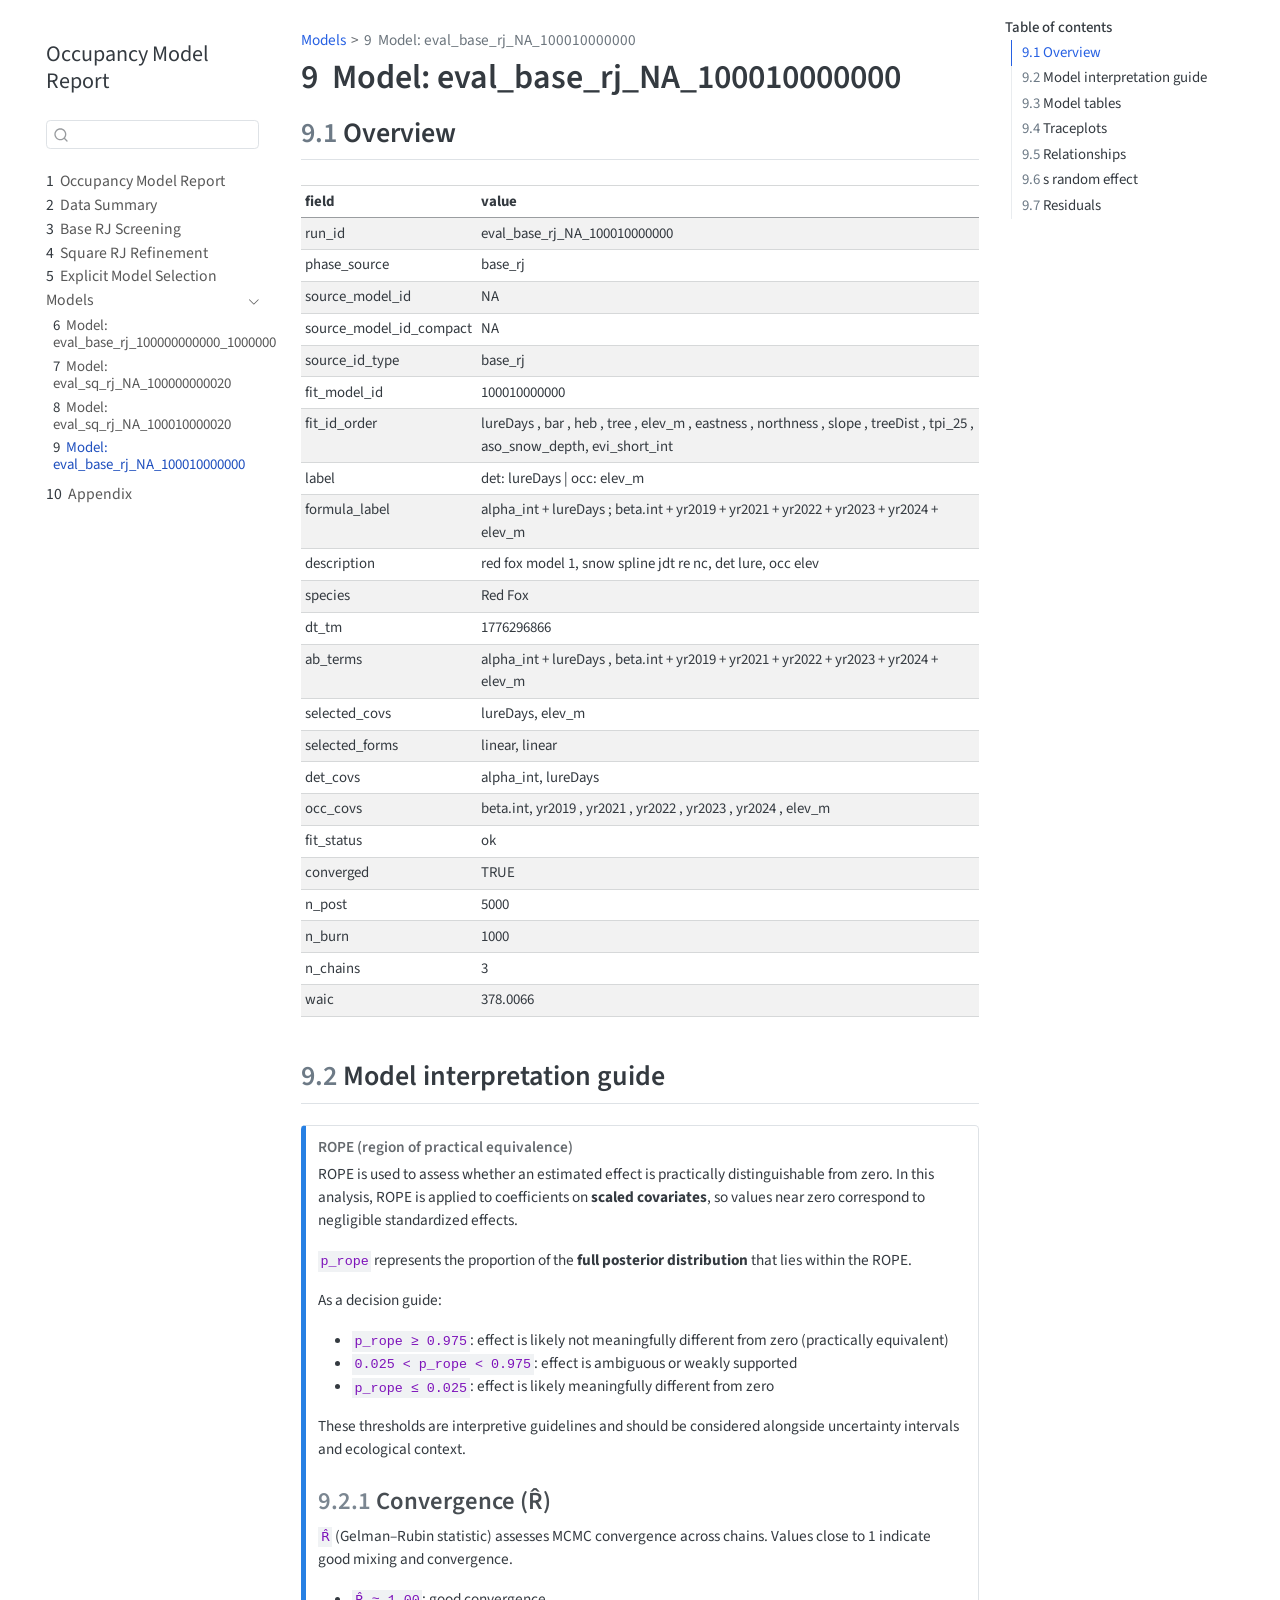
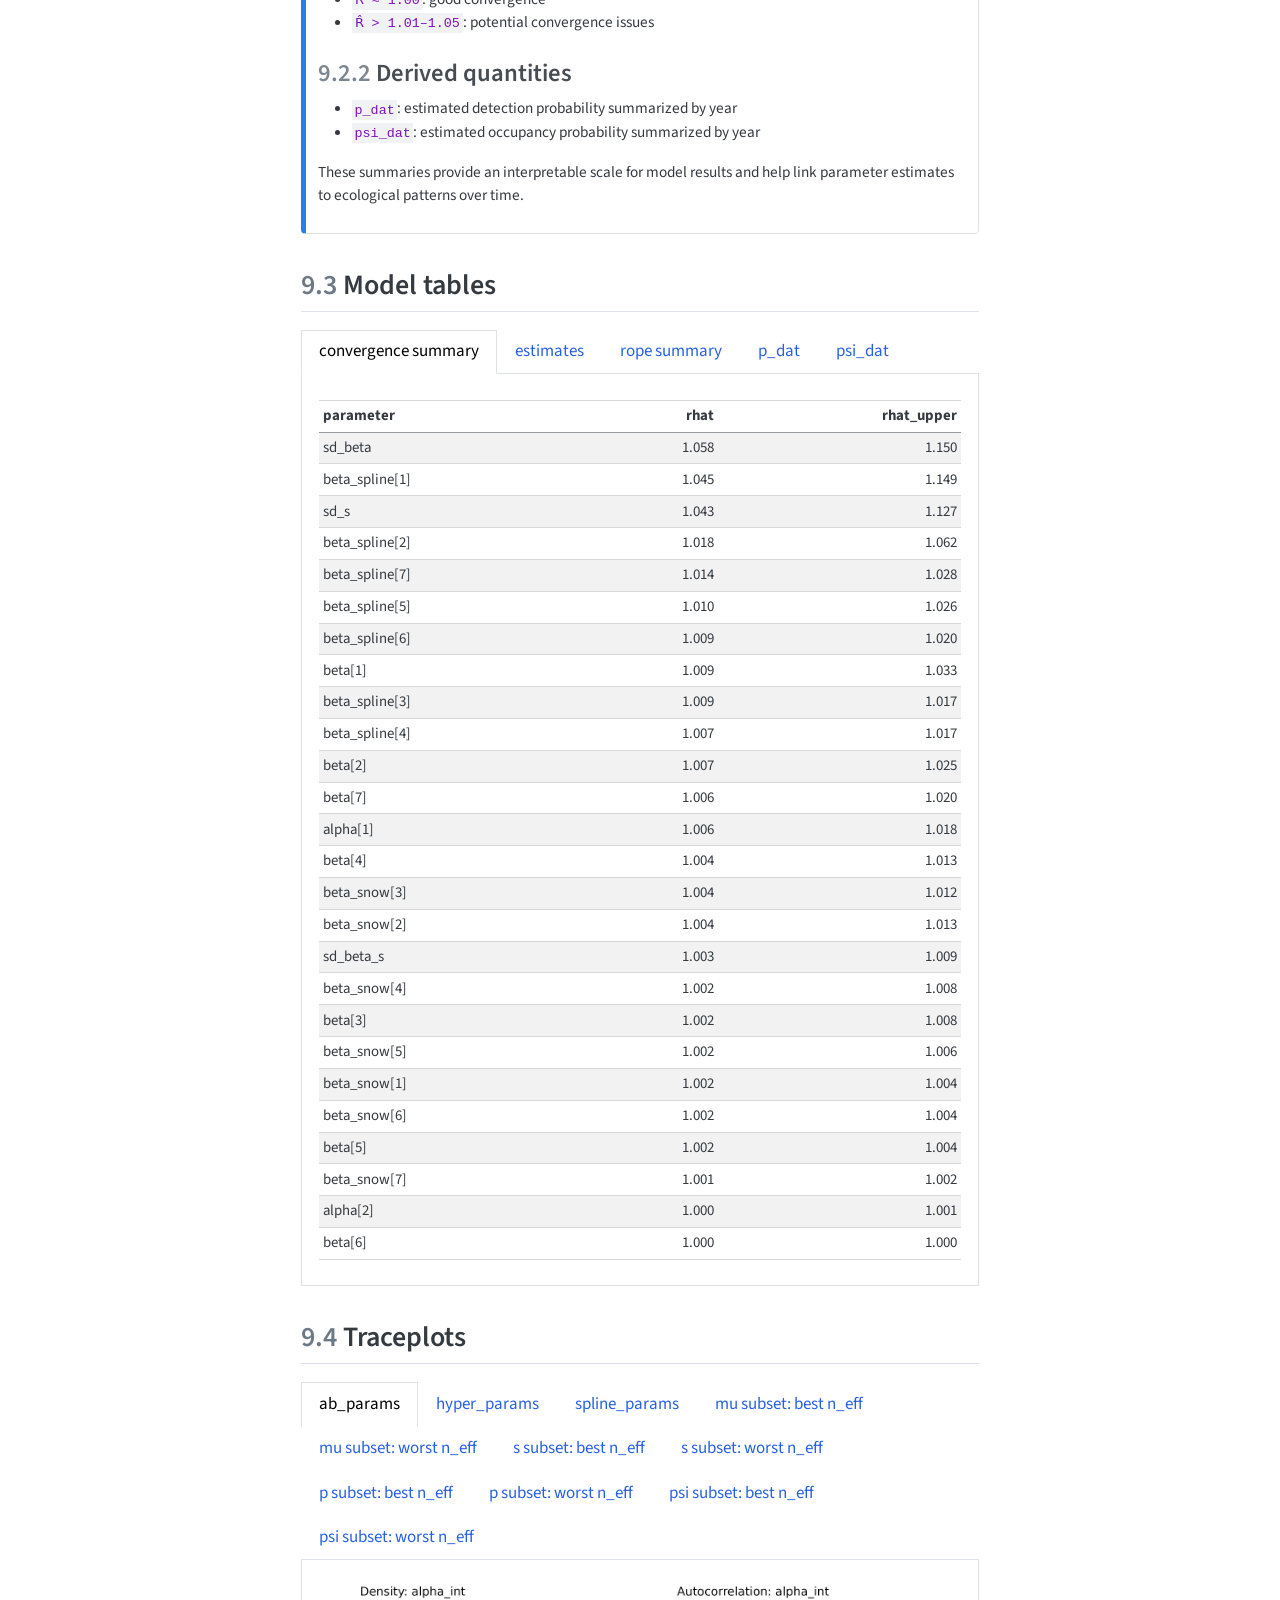
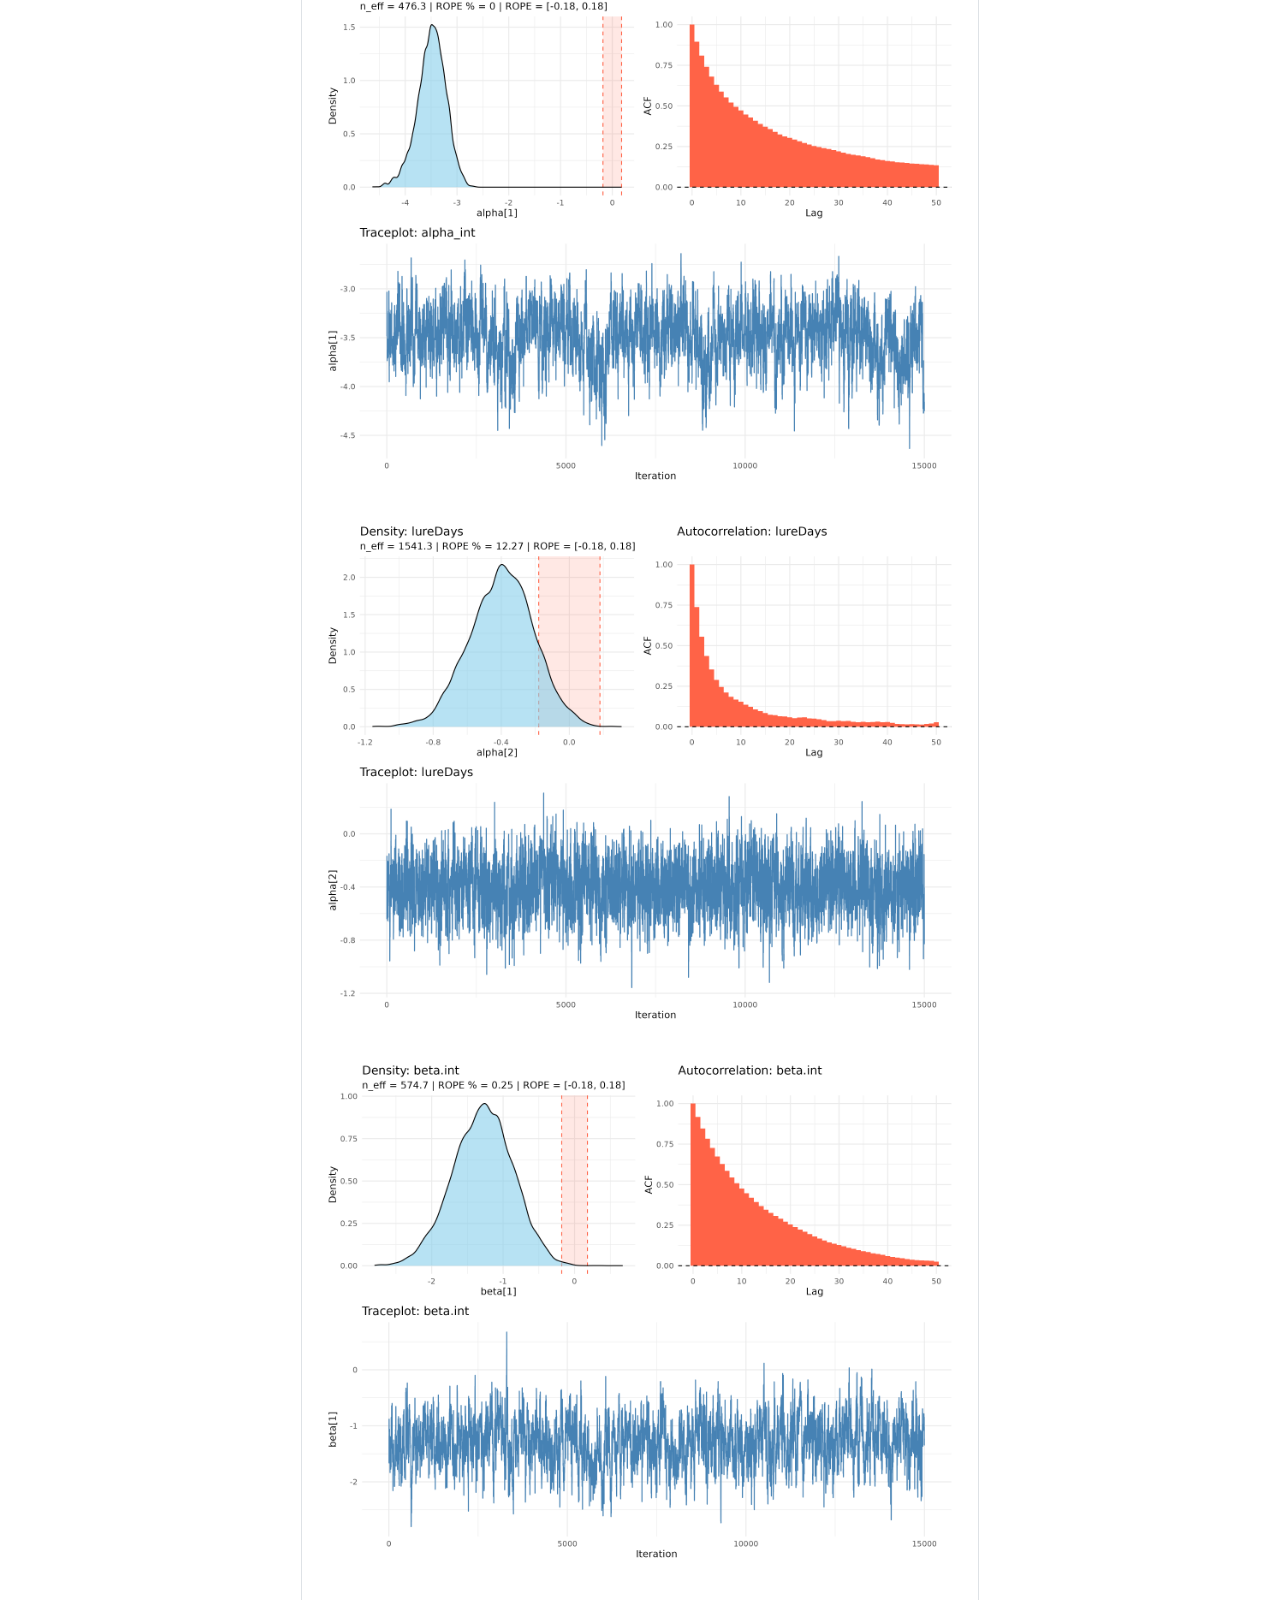
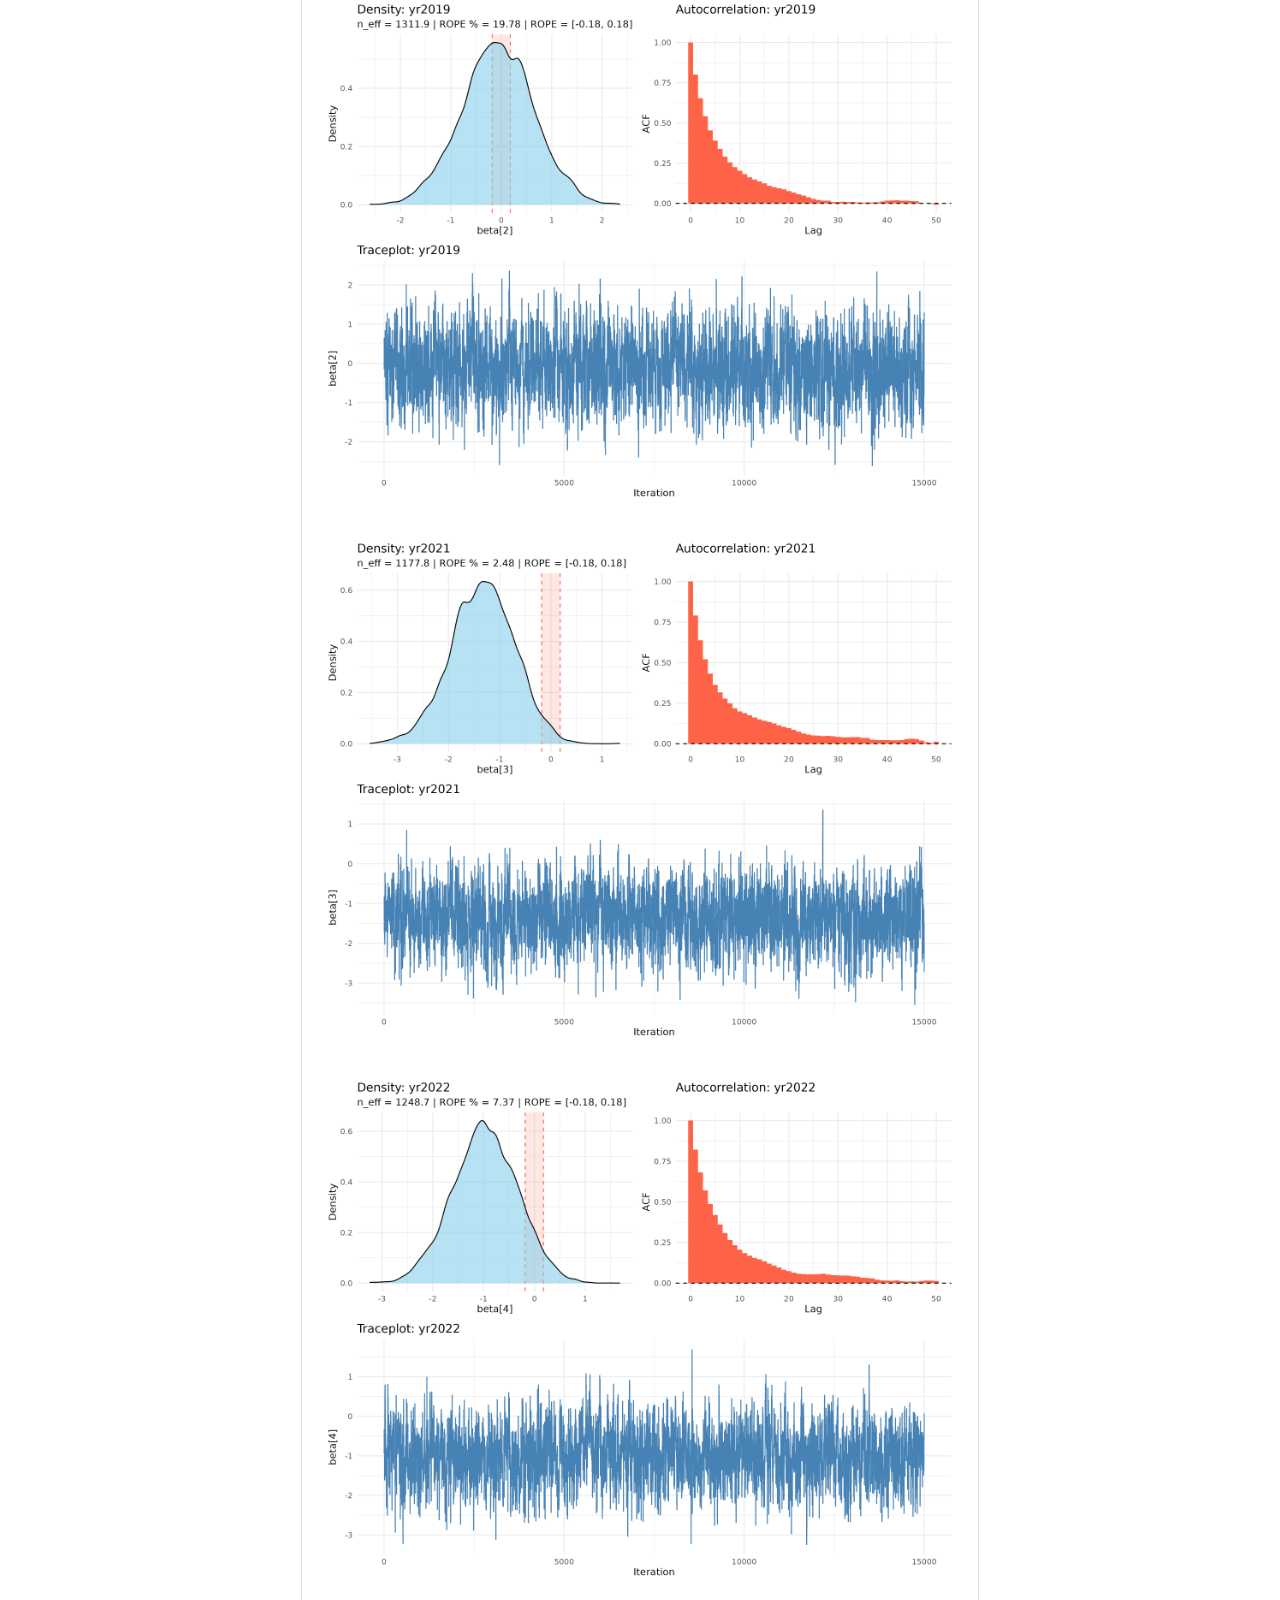
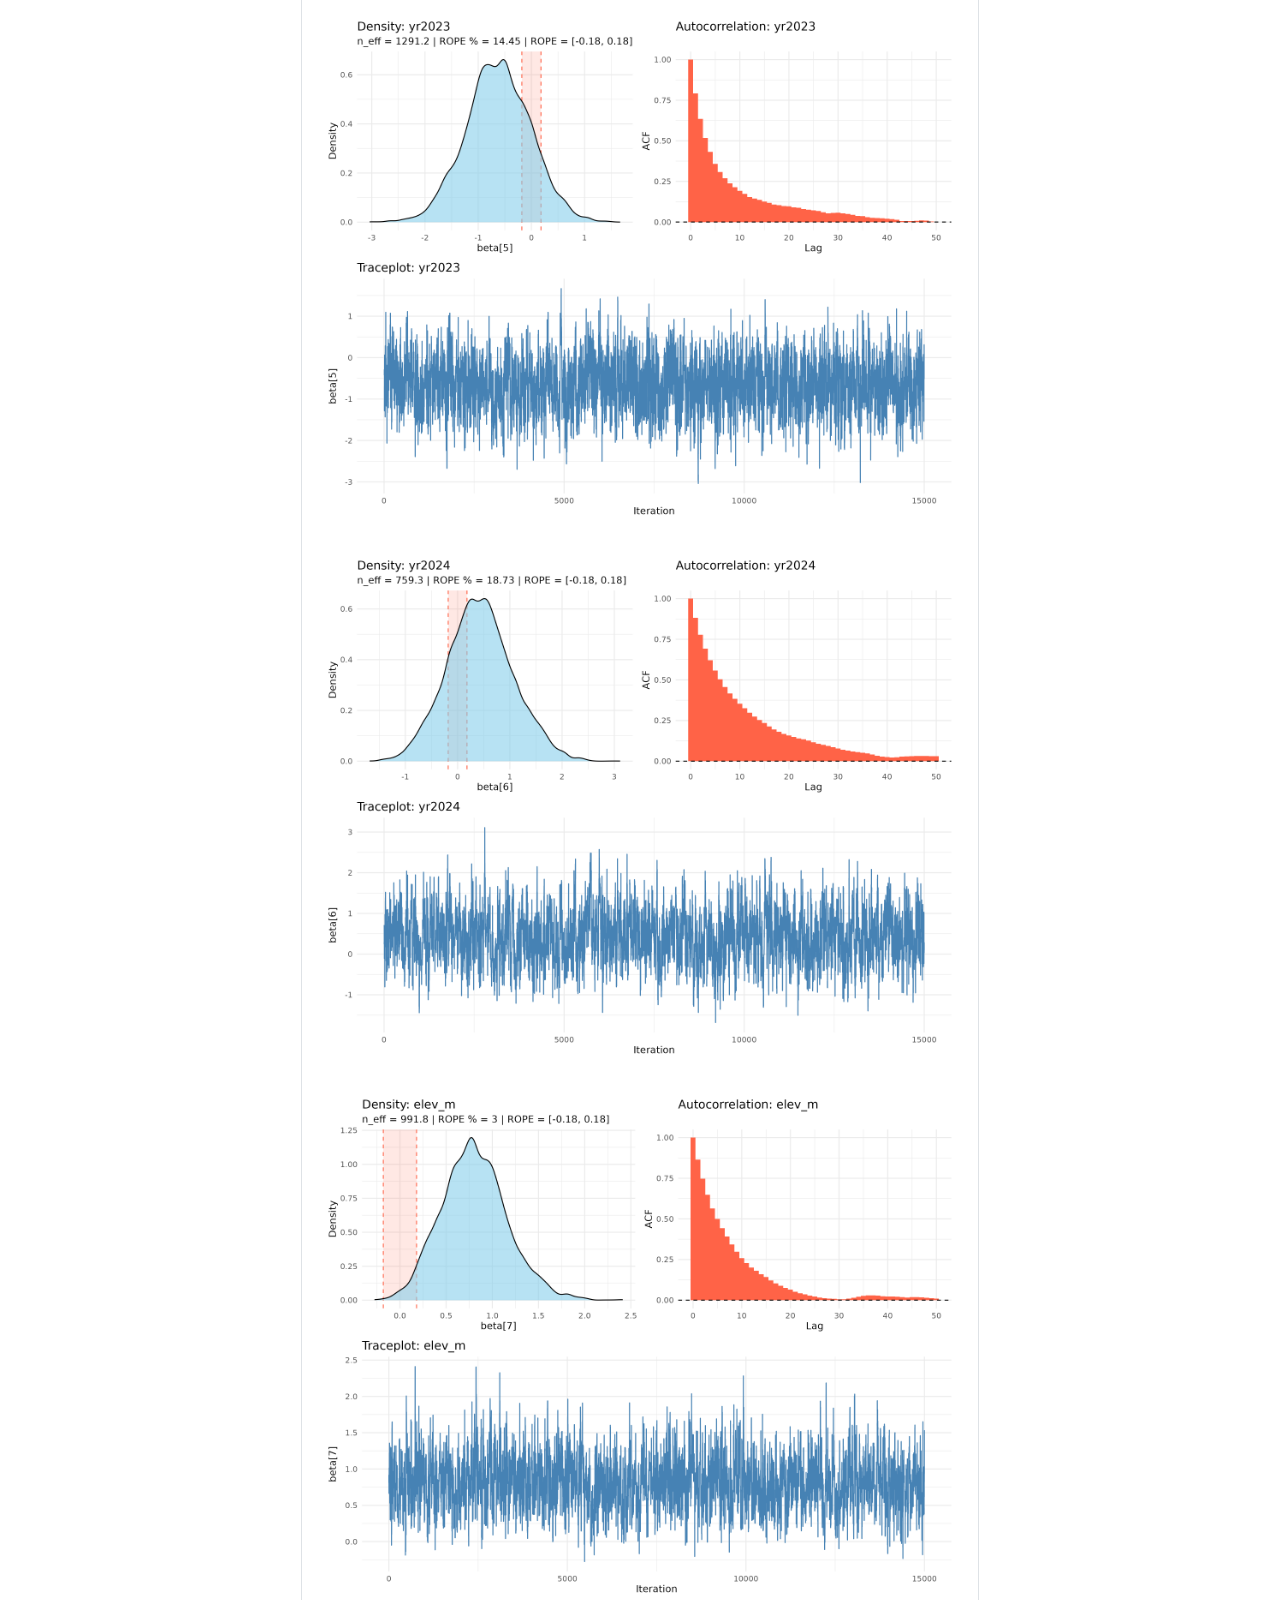
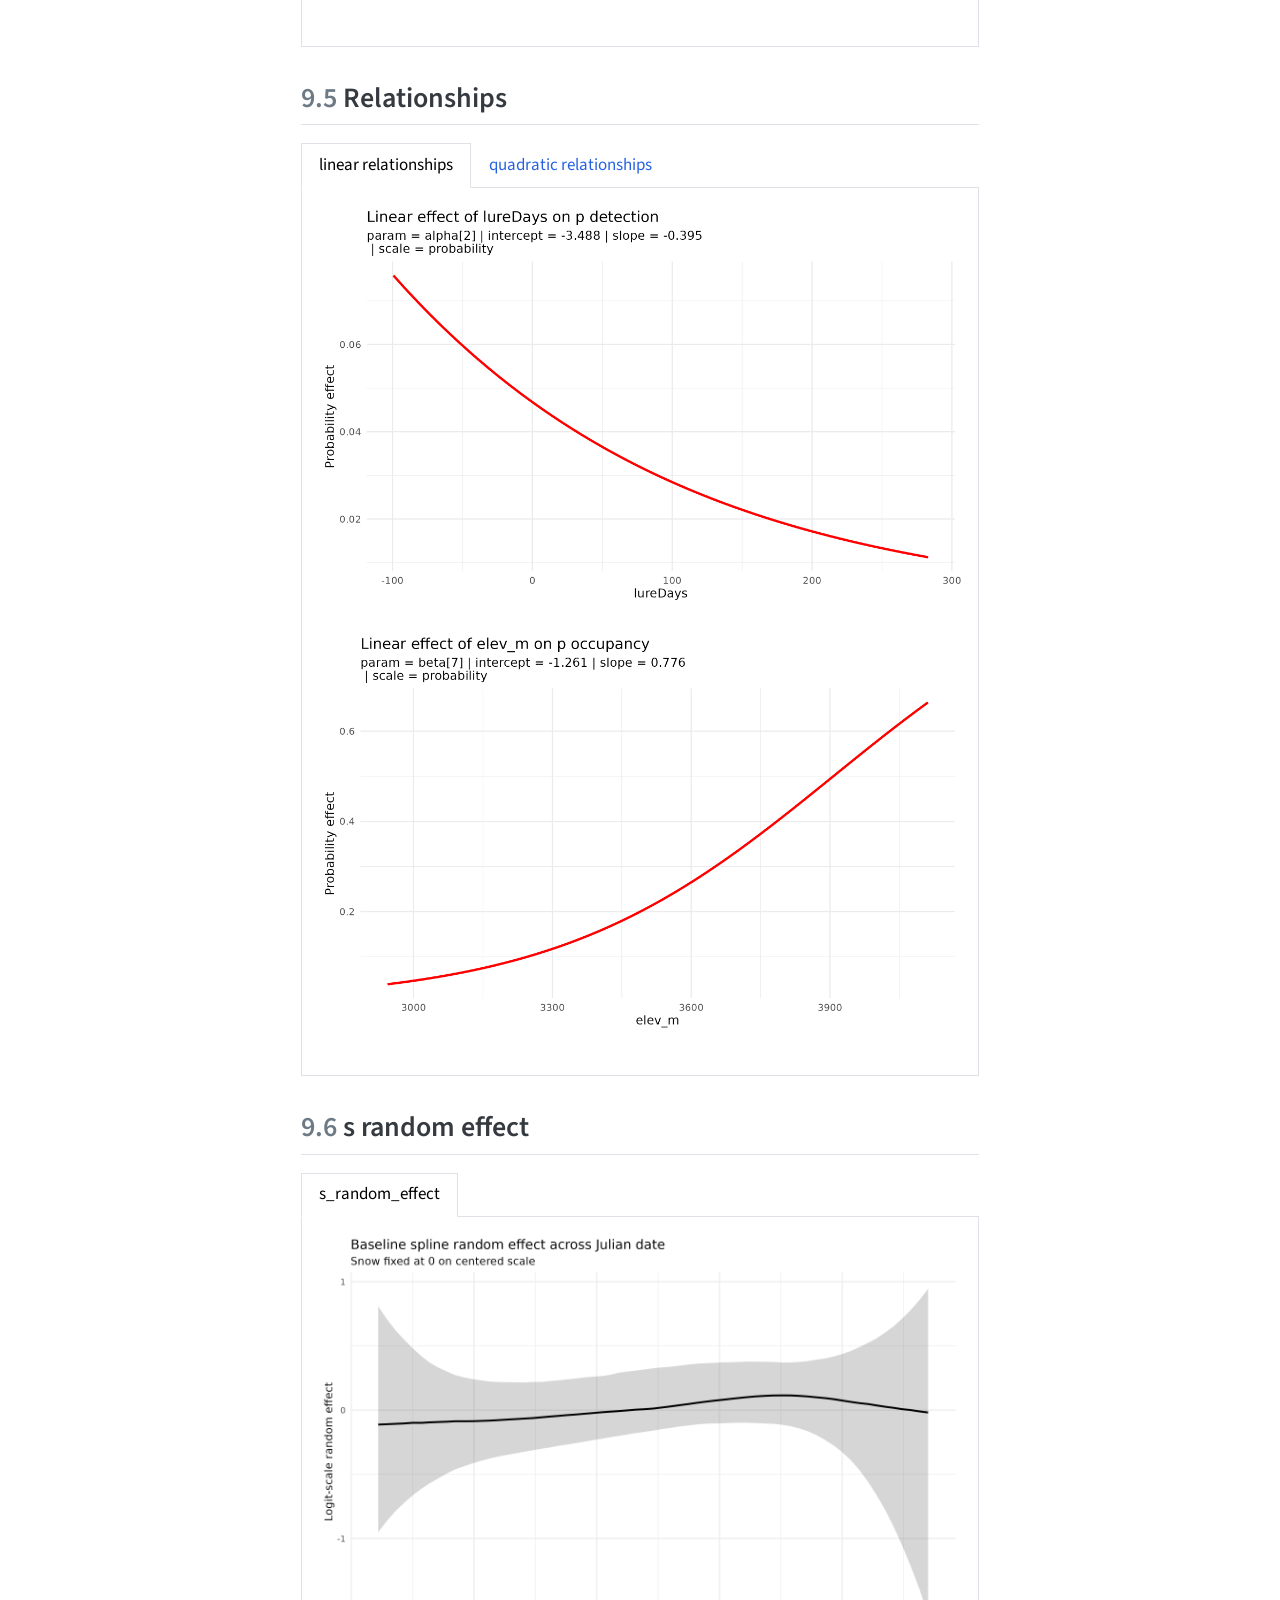
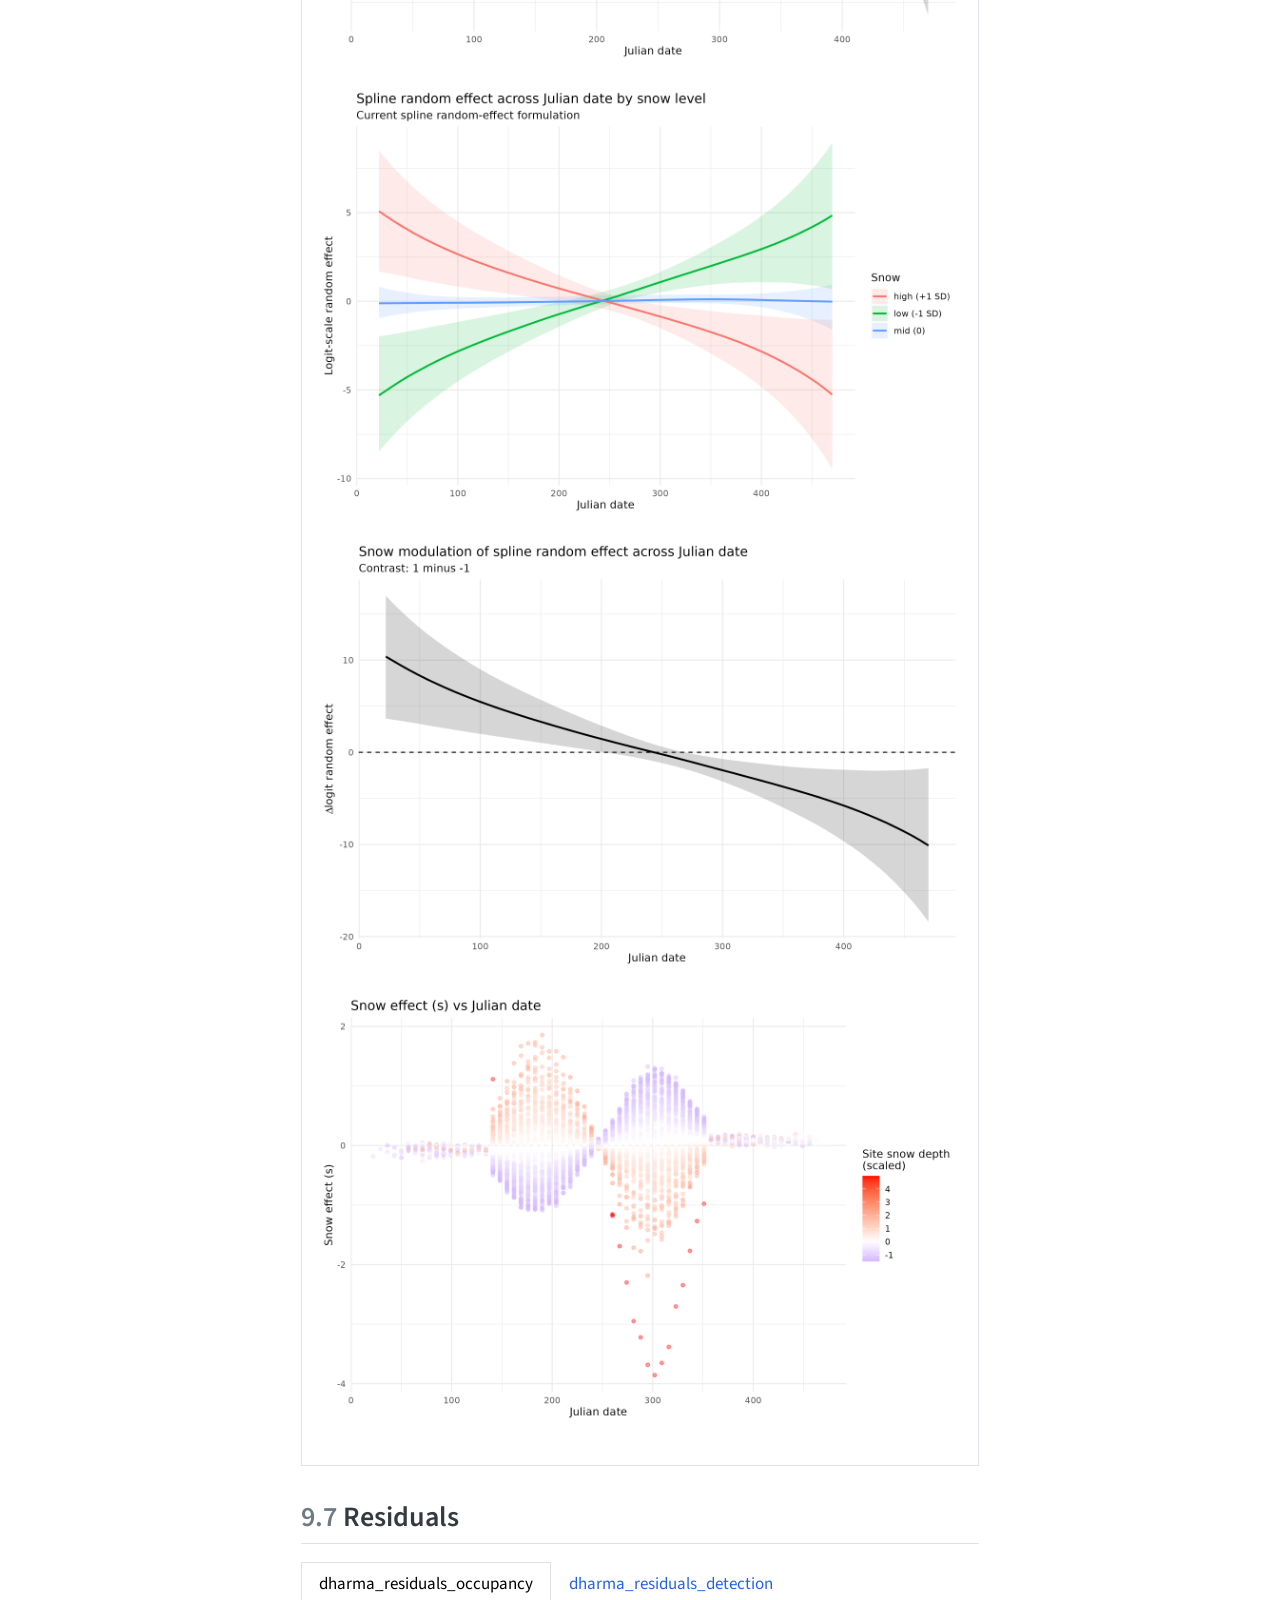
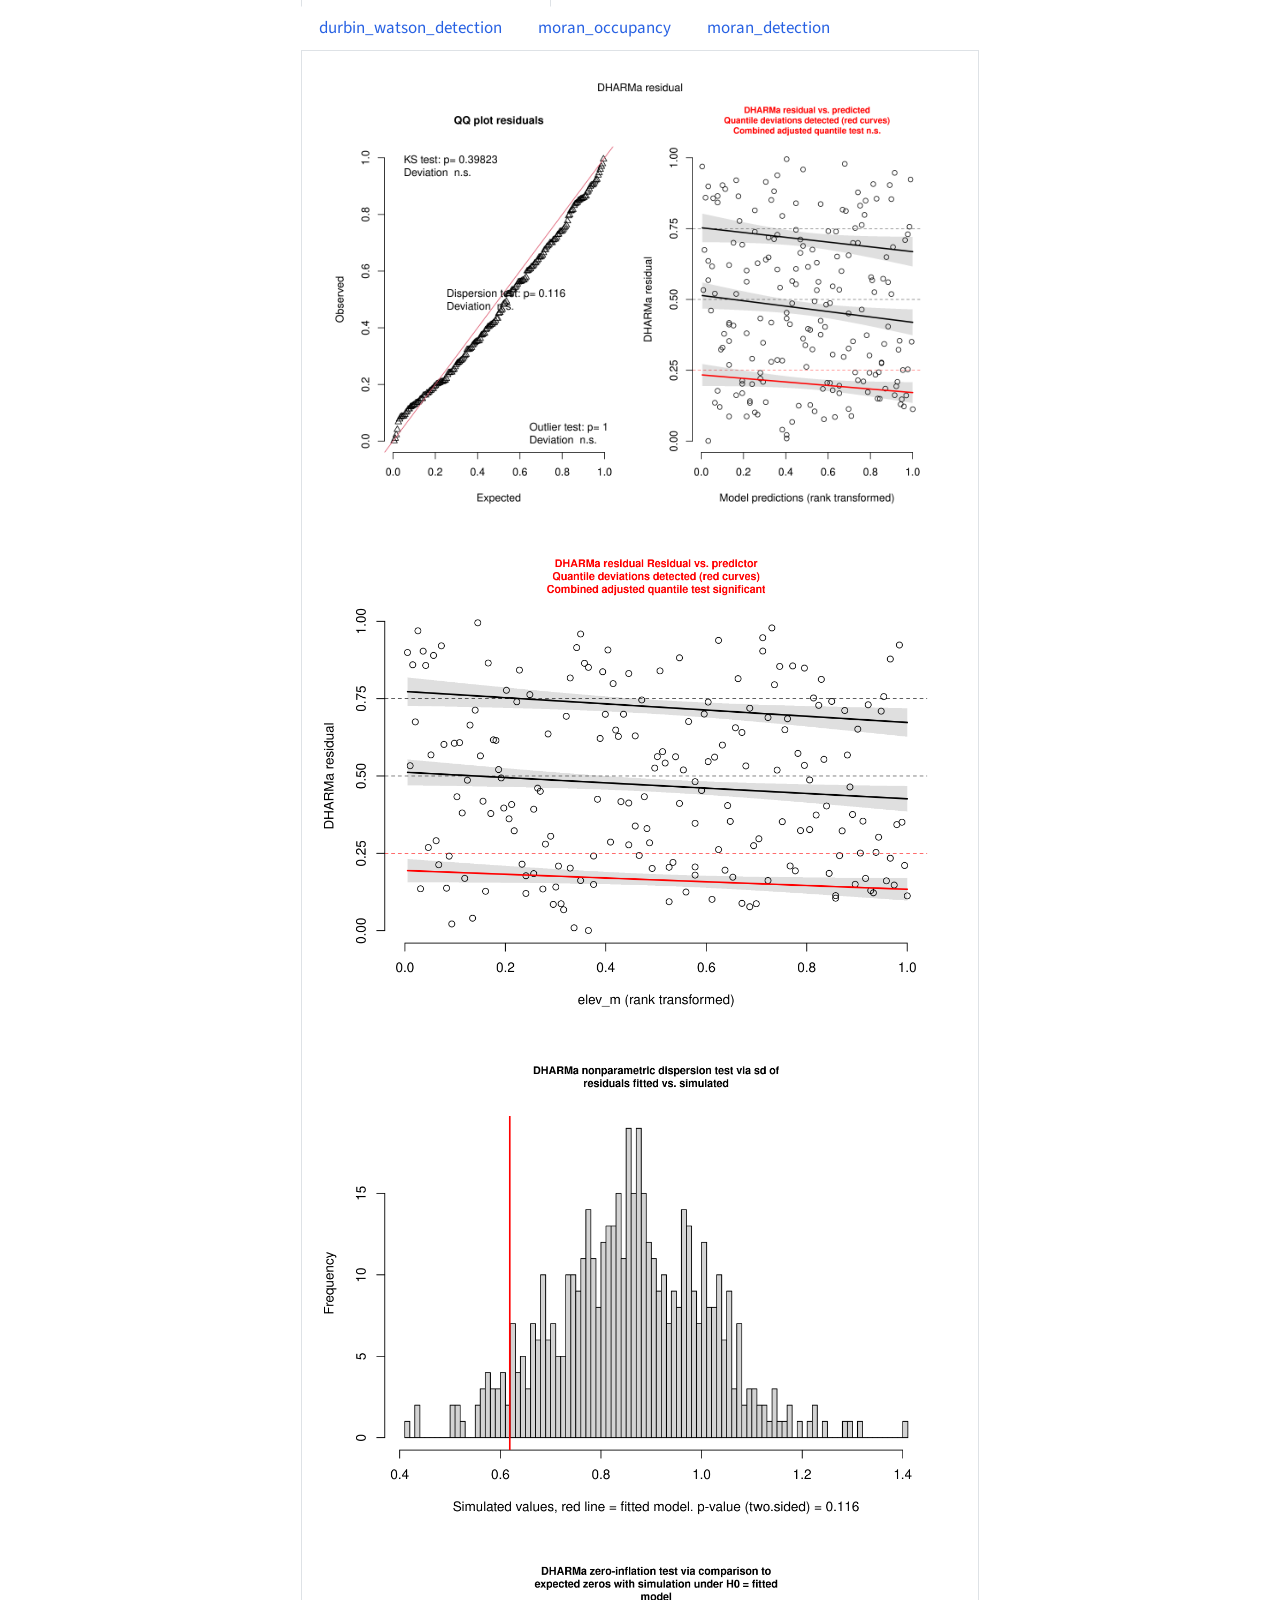
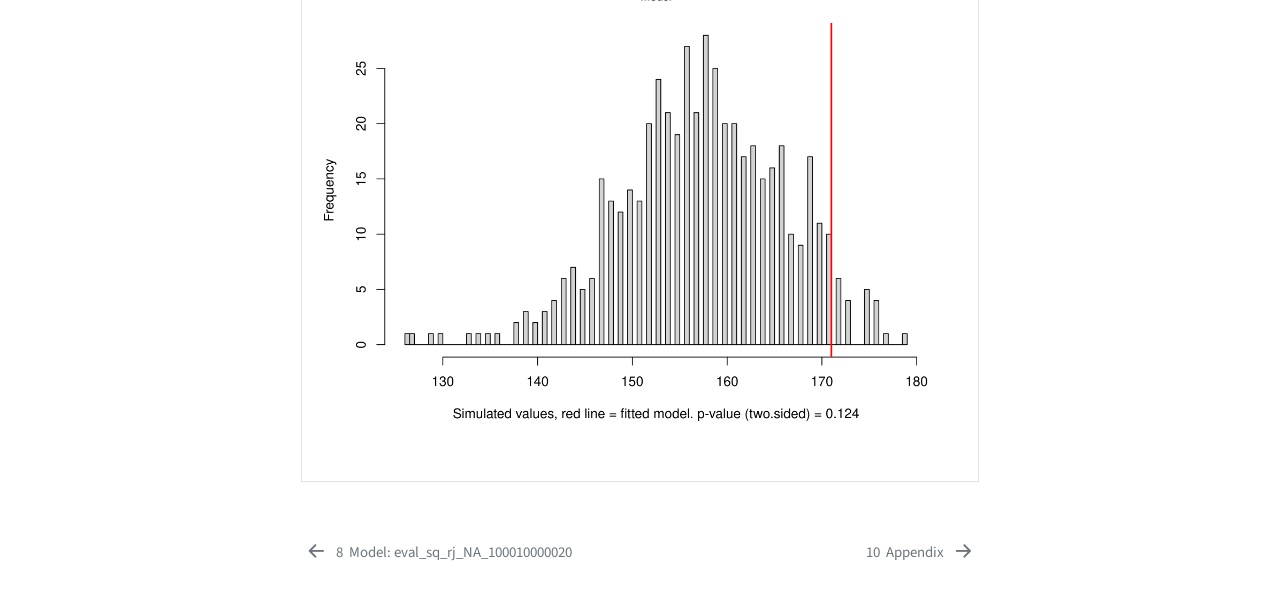
<file: 06_model_04_eval_base_rj_NA_100010000000.html>
<!DOCTYPE html>
<html xmlns="http://www.w3.org/1999/xhtml" lang="en" xml:lang="en"><head>

<meta charset="utf-8">
<meta name="generator" content="quarto-1.8.25">

<meta name="viewport" content="width=device-width, initial-scale=1.0, user-scalable=yes">


<title>9&nbsp; Model: eval_base_rj_NA_100010000000 – Occupancy Model Report</title>
<style>
code{white-space: pre-wrap;}
span.smallcaps{font-variant: small-caps;}
div.columns{display: flex; gap: min(4vw, 1.5em);}
div.column{flex: auto; overflow-x: auto;}
div.hanging-indent{margin-left: 1.5em; text-indent: -1.5em;}
ul.task-list{list-style: none;}
ul.task-list li input[type="checkbox"] {
  width: 0.8em;
  margin: 0 0.8em 0.2em -1em; /* quarto-specific, see https://github.com/quarto-dev/quarto-cli/issues/4556 */ 
  vertical-align: middle;
}
</style>


<script src="site_libs/quarto-nav/quarto-nav.js"></script>
<script src="site_libs/quarto-nav/headroom.min.js"></script>
<script src="site_libs/clipboard/clipboard.min.js"></script>
<script src="site_libs/quarto-search/autocomplete.umd.js"></script>
<script src="site_libs/quarto-search/fuse.min.js"></script>
<script src="site_libs/quarto-search/quarto-search.js"></script>
<meta name="quarto:offset" content="./">
<link href="./99_appendix.html" rel="next">
<link href="./06_model_03_eval_sq_rj_NA_100010000020.html" rel="prev">
<script src="site_libs/quarto-html/quarto.js" type="module"></script>
<script src="site_libs/quarto-html/tabsets/tabsets.js" type="module"></script>
<script src="site_libs/quarto-html/axe/axe-check.js" type="module"></script>
<script src="site_libs/quarto-html/popper.min.js"></script>
<script src="site_libs/quarto-html/tippy.umd.min.js"></script>
<script src="site_libs/quarto-html/anchor.min.js"></script>
<link href="site_libs/quarto-html/tippy.css" rel="stylesheet">
<link href="site_libs/quarto-html/quarto-syntax-highlighting-7b89279ff1a6dce999919e0e67d4d9ec.css" rel="stylesheet" id="quarto-text-highlighting-styles">
<script src="site_libs/bootstrap/bootstrap.min.js"></script>
<link href="site_libs/bootstrap/bootstrap-icons.css" rel="stylesheet">
<link href="site_libs/bootstrap/bootstrap-c3b609960432dcc427247b2e11e7ddc9.min.css" rel="stylesheet" append-hash="true" id="quarto-bootstrap" data-mode="light">
<script id="quarto-search-options" type="application/json">{
  "location": "sidebar",
  "copy-button": false,
  "collapse-after": 3,
  "panel-placement": "start",
  "type": "textbox",
  "limit": 50,
  "keyboard-shortcut": [
    "f",
    "/",
    "s"
  ],
  "show-item-context": false,
  "language": {
    "search-no-results-text": "No results",
    "search-matching-documents-text": "matching documents",
    "search-copy-link-title": "Copy link to search",
    "search-hide-matches-text": "Hide additional matches",
    "search-more-match-text": "more match in this document",
    "search-more-matches-text": "more matches in this document",
    "search-clear-button-title": "Clear",
    "search-text-placeholder": "",
    "search-detached-cancel-button-title": "Cancel",
    "search-submit-button-title": "Submit",
    "search-label": "Search"
  }
}</script>


</head>

<body class="nav-sidebar floating quarto-light">

<div id="quarto-search-results"></div>
  <header id="quarto-header" class="headroom fixed-top">
  <nav class="quarto-secondary-nav">
    <div class="container-fluid d-flex">
      <button type="button" class="quarto-btn-toggle btn" data-bs-toggle="collapse" role="button" data-bs-target=".quarto-sidebar-collapse-item" aria-controls="quarto-sidebar" aria-expanded="false" aria-label="Toggle sidebar navigation" onclick="if (window.quartoToggleHeadroom) { window.quartoToggleHeadroom(); }">
        <i class="bi bi-layout-text-sidebar-reverse"></i>
      </button>
        <nav class="quarto-page-breadcrumbs" aria-label="breadcrumb"><ol class="breadcrumb"><li class="breadcrumb-item"><a href="./06_model_01_eval_base_rj_100000000000_100000000000.html">Models</a></li><li class="breadcrumb-item"><a href="./06_model_04_eval_base_rj_NA_100010000000.html"><span class="chapter-number">9</span>&nbsp; <span class="chapter-title">Model: eval_base_rj_NA_100010000000</span></a></li></ol></nav>
        <a class="flex-grow-1" role="navigation" data-bs-toggle="collapse" data-bs-target=".quarto-sidebar-collapse-item" aria-controls="quarto-sidebar" aria-expanded="false" aria-label="Toggle sidebar navigation" onclick="if (window.quartoToggleHeadroom) { window.quartoToggleHeadroom(); }">      
        </a>
      <button type="button" class="btn quarto-search-button" aria-label="Search" onclick="window.quartoOpenSearch();">
        <i class="bi bi-search"></i>
      </button>
    </div>
  </nav>
</header>
<!-- content -->
<div id="quarto-content" class="quarto-container page-columns page-rows-contents page-layout-article">
<!-- sidebar -->
  <nav id="quarto-sidebar" class="sidebar collapse collapse-horizontal quarto-sidebar-collapse-item sidebar-navigation floating overflow-auto">
    <div class="pt-lg-2 mt-2 text-left sidebar-header sidebar-header-stacked">
      <a href="./index.html" class="sidebar-logo-link">
      </a>
    <div class="sidebar-title mb-0 py-0">
      <a href="./">Occupancy Model Report</a> 
    </div>
      </div>
        <div class="mt-2 flex-shrink-0 align-items-center">
        <div class="sidebar-search">
        <div id="quarto-search" class="" title="Search"></div>
        </div>
        </div>
    <div class="sidebar-menu-container"> 
    <ul class="list-unstyled mt-1">
        <li class="sidebar-item">
  <div class="sidebar-item-container"> 
  <a href="./index.html" class="sidebar-item-text sidebar-link">
 <span class="menu-text"><span class="chapter-number">1</span>&nbsp; <span class="chapter-title">Occupancy Model Report</span></span></a>
  </div>
</li>
        <li class="sidebar-item">
  <div class="sidebar-item-container"> 
  <a href="./01_data_summary.html" class="sidebar-item-text sidebar-link">
 <span class="menu-text"><span class="chapter-number">2</span>&nbsp; <span class="chapter-title">Data Summary</span></span></a>
  </div>
</li>
        <li class="sidebar-item">
  <div class="sidebar-item-container"> 
  <a href="./02a_base_rj_screening.html" class="sidebar-item-text sidebar-link">
 <span class="menu-text"><span class="chapter-number">3</span>&nbsp; <span class="chapter-title">Base RJ Screening</span></span></a>
  </div>
</li>
        <li class="sidebar-item">
  <div class="sidebar-item-container"> 
  <a href="./02b_square_rj_refinement.html" class="sidebar-item-text sidebar-link">
 <span class="menu-text"><span class="chapter-number">4</span>&nbsp; <span class="chapter-title">Square RJ Refinement</span></span></a>
  </div>
</li>
        <li class="sidebar-item">
  <div class="sidebar-item-container"> 
  <a href="./03_explicit_model_selection.html" class="sidebar-item-text sidebar-link">
 <span class="menu-text"><span class="chapter-number">5</span>&nbsp; <span class="chapter-title">Explicit Model Selection</span></span></a>
  </div>
</li>
        <li class="sidebar-item sidebar-item-section">
      <div class="sidebar-item-container"> 
            <a class="sidebar-item-text sidebar-link text-start" data-bs-toggle="collapse" data-bs-target="#quarto-sidebar-section-1" role="navigation" aria-expanded="true">
 <span class="menu-text">Models</span></a>
          <a class="sidebar-item-toggle text-start" data-bs-toggle="collapse" data-bs-target="#quarto-sidebar-section-1" role="navigation" aria-expanded="true" aria-label="Toggle section">
            <i class="bi bi-chevron-right ms-2"></i>
          </a> 
      </div>
      <ul id="quarto-sidebar-section-1" class="collapse list-unstyled sidebar-section depth1 show">  
          <li class="sidebar-item">
  <div class="sidebar-item-container"> 
  <a href="./06_model_01_eval_base_rj_100000000000_100000000000.html" class="sidebar-item-text sidebar-link">
 <span class="menu-text"><span class="chapter-number">6</span>&nbsp; <span class="chapter-title">Model: eval_base_rj_100000000000_100000000000</span></span></a>
  </div>
</li>
          <li class="sidebar-item">
  <div class="sidebar-item-container"> 
  <a href="./06_model_02_eval_sq_rj_NA_100000000020.html" class="sidebar-item-text sidebar-link">
 <span class="menu-text"><span class="chapter-number">7</span>&nbsp; <span class="chapter-title">Model: eval_sq_rj_NA_100000000020</span></span></a>
  </div>
</li>
          <li class="sidebar-item">
  <div class="sidebar-item-container"> 
  <a href="./06_model_03_eval_sq_rj_NA_100010000020.html" class="sidebar-item-text sidebar-link">
 <span class="menu-text"><span class="chapter-number">8</span>&nbsp; <span class="chapter-title">Model: eval_sq_rj_NA_100010000020</span></span></a>
  </div>
</li>
          <li class="sidebar-item">
  <div class="sidebar-item-container"> 
  <a href="./06_model_04_eval_base_rj_NA_100010000000.html" class="sidebar-item-text sidebar-link active">
 <span class="menu-text"><span class="chapter-number">9</span>&nbsp; <span class="chapter-title">Model: eval_base_rj_NA_100010000000</span></span></a>
  </div>
</li>
      </ul>
  </li>
        <li class="sidebar-item">
  <div class="sidebar-item-container"> 
  <a href="./99_appendix.html" class="sidebar-item-text sidebar-link">
 <span class="menu-text"><span class="chapter-number">10</span>&nbsp; <span class="chapter-title">Appendix</span></span></a>
  </div>
</li>
    </ul>
    </div>
</nav>
<div id="quarto-sidebar-glass" class="quarto-sidebar-collapse-item" data-bs-toggle="collapse" data-bs-target=".quarto-sidebar-collapse-item"></div>
<!-- margin-sidebar -->
    <div id="quarto-margin-sidebar" class="sidebar margin-sidebar">
        <nav id="TOC" role="doc-toc" class="toc-active">
    <h2 id="toc-title">Table of contents</h2>
   
  <ul>
  <li><a href="#overview" id="toc-overview" class="nav-link active" data-scroll-target="#overview"><span class="header-section-number">9.1</span> Overview</a></li>
  <li><a href="#model-interpretation-guide" id="toc-model-interpretation-guide" class="nav-link" data-scroll-target="#model-interpretation-guide"><span class="header-section-number">9.2</span> Model interpretation guide</a></li>
  <li><a href="#model-tables" id="toc-model-tables" class="nav-link" data-scroll-target="#model-tables"><span class="header-section-number">9.3</span> Model tables</a></li>
  <li><a href="#traceplots" id="toc-traceplots" class="nav-link" data-scroll-target="#traceplots"><span class="header-section-number">9.4</span> Traceplots</a></li>
  <li><a href="#relationships" id="toc-relationships" class="nav-link" data-scroll-target="#relationships"><span class="header-section-number">9.5</span> Relationships</a></li>
  <li><a href="#s-random-effect" id="toc-s-random-effect" class="nav-link" data-scroll-target="#s-random-effect"><span class="header-section-number">9.6</span> s random effect</a></li>
  <li><a href="#residuals" id="toc-residuals" class="nav-link" data-scroll-target="#residuals"><span class="header-section-number">9.7</span> Residuals</a></li>
  </ul>
</nav>
    </div>
<!-- main -->
<main class="content" id="quarto-document-content">

<header id="title-block-header" class="quarto-title-block default"><nav class="quarto-page-breadcrumbs quarto-title-breadcrumbs d-none d-lg-block" aria-label="breadcrumb"><ol class="breadcrumb"><li class="breadcrumb-item"><a href="./06_model_01_eval_base_rj_100000000000_100000000000.html">Models</a></li><li class="breadcrumb-item"><a href="./06_model_04_eval_base_rj_NA_100010000000.html"><span class="chapter-number">9</span>&nbsp; <span class="chapter-title">Model: eval_base_rj_NA_100010000000</span></a></li></ol></nav>
<div class="quarto-title">
<h1 class="title"><span class="chapter-number">9</span>&nbsp; <span class="chapter-title">Model: eval_base_rj_NA_100010000000</span></h1>
</div>



<div class="quarto-title-meta">

    
  
    
  </div>
  


</header>


<section id="overview" class="level2" data-number="9.1">
<h2 data-number="9.1" class="anchored" data-anchor-id="overview"><span class="header-section-number">9.1</span> Overview</h2>
<div class="cell">
<div class="cell-output-display">
<table class="caption-top table table-sm table-striped small">
<colgroup>
<col style="width: 11%">
<col style="width: 88%">
</colgroup>
<thead>
<tr class="header">
<th style="text-align: left;">field</th>
<th style="text-align: left;">value</th>
</tr>
</thead>
<tbody>
<tr class="odd">
<td style="text-align: left;">run_id</td>
<td style="text-align: left;">eval_base_rj_NA_100010000000</td>
</tr>
<tr class="even">
<td style="text-align: left;">phase_source</td>
<td style="text-align: left;">base_rj</td>
</tr>
<tr class="odd">
<td style="text-align: left;">source_model_id</td>
<td style="text-align: left;">NA</td>
</tr>
<tr class="even">
<td style="text-align: left;">source_model_id_compact</td>
<td style="text-align: left;">NA</td>
</tr>
<tr class="odd">
<td style="text-align: left;">source_id_type</td>
<td style="text-align: left;">base_rj</td>
</tr>
<tr class="even">
<td style="text-align: left;">fit_model_id</td>
<td style="text-align: left;">100010000000</td>
</tr>
<tr class="odd">
<td style="text-align: left;">fit_id_order</td>
<td style="text-align: left;">lureDays , bar , heb , tree , elev_m , eastness , northness , slope , treeDist , tpi_25 , aso_snow_depth, evi_short_int</td>
</tr>
<tr class="even">
<td style="text-align: left;">label</td>
<td style="text-align: left;">det: lureDays | occ: elev_m</td>
</tr>
<tr class="odd">
<td style="text-align: left;">formula_label</td>
<td style="text-align: left;">alpha_int + lureDays ; beta.int + yr2019 + yr2021 + yr2022 + yr2023 + yr2024 + elev_m</td>
</tr>
<tr class="even">
<td style="text-align: left;">description</td>
<td style="text-align: left;">red fox model 1, snow spline jdt re nc, det lure, occ elev</td>
</tr>
<tr class="odd">
<td style="text-align: left;">species</td>
<td style="text-align: left;">Red Fox</td>
</tr>
<tr class="even">
<td style="text-align: left;">dt_tm</td>
<td style="text-align: left;">1776296866</td>
</tr>
<tr class="odd">
<td style="text-align: left;">ab_terms</td>
<td style="text-align: left;">alpha_int + lureDays , beta.int + yr2019 + yr2021 + yr2022 + yr2023 + yr2024 + elev_m</td>
</tr>
<tr class="even">
<td style="text-align: left;">selected_covs</td>
<td style="text-align: left;">lureDays, elev_m</td>
</tr>
<tr class="odd">
<td style="text-align: left;">selected_forms</td>
<td style="text-align: left;">linear, linear</td>
</tr>
<tr class="even">
<td style="text-align: left;">det_covs</td>
<td style="text-align: left;">alpha_int, lureDays</td>
</tr>
<tr class="odd">
<td style="text-align: left;">occ_covs</td>
<td style="text-align: left;">beta.int, yr2019 , yr2021 , yr2022 , yr2023 , yr2024 , elev_m</td>
</tr>
<tr class="even">
<td style="text-align: left;">fit_status</td>
<td style="text-align: left;">ok</td>
</tr>
<tr class="odd">
<td style="text-align: left;">converged</td>
<td style="text-align: left;">TRUE</td>
</tr>
<tr class="even">
<td style="text-align: left;">n_post</td>
<td style="text-align: left;">5000</td>
</tr>
<tr class="odd">
<td style="text-align: left;">n_burn</td>
<td style="text-align: left;">1000</td>
</tr>
<tr class="even">
<td style="text-align: left;">n_chains</td>
<td style="text-align: left;">3</td>
</tr>
<tr class="odd">
<td style="text-align: left;">waic</td>
<td style="text-align: left;">378.0066</td>
</tr>
</tbody>
</table>
</div>
</div>
</section>
<section id="model-interpretation-guide" class="level2" data-number="9.2">
<h2 data-number="9.2" class="anchored" data-anchor-id="model-interpretation-guide"><span class="header-section-number">9.2</span> Model interpretation guide</h2>
<div class="callout callout-style-simple callout-note no-icon callout-titled">
<div class="callout-header d-flex align-content-center">
<div class="callout-icon-container">
<i class="callout-icon no-icon"></i>
</div>
<div class="callout-title-container flex-fill">
<span class="screen-reader-only">Note</span>ROPE (region of practical equivalence)
</div>
</div>
<div class="callout-body-container callout-body">
<p>ROPE is used to assess whether an estimated effect is practically distinguishable from zero. In this analysis, ROPE is applied to coefficients on <strong>scaled covariates</strong>, so values near zero correspond to negligible standardized effects.</p>
<p><code>p_rope</code> represents the proportion of the <strong>full posterior distribution</strong> that lies within the ROPE.</p>
<p>As a decision guide:</p>
<ul>
<li><code>p_rope ≥ 0.975</code>: effect is likely not meaningfully different from zero (practically equivalent)<br>
</li>
<li><code>0.025 &lt; p_rope &lt; 0.975</code>: effect is ambiguous or weakly supported<br>
</li>
<li><code>p_rope ≤ 0.025</code>: effect is likely meaningfully different from zero</li>
</ul>
<p>These thresholds are interpretive guidelines and should be considered alongside uncertainty intervals and ecological context.</p>
<section id="convergence-r" class="level3" data-number="9.2.1">
<h3 data-number="9.2.1" class="anchored" data-anchor-id="convergence-r"><span class="header-section-number">9.2.1</span> Convergence (R̂)</h3>
<p><code>R̂</code> (Gelman–Rubin statistic) assesses MCMC convergence across chains. Values close to 1 indicate good mixing and convergence.</p>
<ul>
<li><code>R̂ ≈ 1.00</code>: good convergence<br>
</li>
<li><code>R̂ &gt; 1.01–1.05</code>: potential convergence issues</li>
</ul>
</section>
<section id="derived-quantities" class="level3" data-number="9.2.2">
<h3 data-number="9.2.2" class="anchored" data-anchor-id="derived-quantities"><span class="header-section-number">9.2.2</span> Derived quantities</h3>
<ul>
<li><code>p_dat</code>: estimated detection probability summarized by year<br>
</li>
<li><code>psi_dat</code>: estimated occupancy probability summarized by year</li>
</ul>
<p>These summaries provide an interpretable scale for model results and help link parameter estimates to ecological patterns over time.</p>
</section>
</div>
</div>
</section>
<section id="model-tables" class="level2" data-number="9.3">
<h2 data-number="9.3" class="anchored" data-anchor-id="model-tables"><span class="header-section-number">9.3</span> Model tables</h2>
<div class="tabset-margin-container"></div><div class="panel-tabset">
<ul class="nav nav-tabs" role="tablist"><li class="nav-item" role="presentation"><a class="nav-link active" id="tabset-1-1-tab" data-bs-toggle="tab" data-bs-target="#tabset-1-1" role="tab" aria-controls="tabset-1-1" aria-selected="true" href="">convergence summary</a></li><li class="nav-item" role="presentation"><a class="nav-link" id="tabset-1-2-tab" data-bs-toggle="tab" data-bs-target="#tabset-1-2" role="tab" aria-controls="tabset-1-2" aria-selected="false" href="">estimates</a></li><li class="nav-item" role="presentation"><a class="nav-link" id="tabset-1-3-tab" data-bs-toggle="tab" data-bs-target="#tabset-1-3" role="tab" aria-controls="tabset-1-3" aria-selected="false" href="">rope summary</a></li><li class="nav-item" role="presentation"><a class="nav-link" id="tabset-1-4-tab" data-bs-toggle="tab" data-bs-target="#tabset-1-4" role="tab" aria-controls="tabset-1-4" aria-selected="false" href="">p_dat</a></li><li class="nav-item" role="presentation"><a class="nav-link" id="tabset-1-5-tab" data-bs-toggle="tab" data-bs-target="#tabset-1-5" role="tab" aria-controls="tabset-1-5" aria-selected="false" href="">psi_dat</a></li></ul>
<div class="tab-content">
<div id="tabset-1-1" class="tab-pane active" role="tabpanel" aria-labelledby="tabset-1-1-tab">
<div class="cell">
<div class="cell-output-display">
<table class="caption-top table table-sm table-striped small">
<thead>
<tr class="header">
<th style="text-align: left;">parameter</th>
<th style="text-align: right;">rhat</th>
<th style="text-align: right;">rhat_upper</th>
</tr>
</thead>
<tbody>
<tr class="odd">
<td style="text-align: left;">sd_beta</td>
<td style="text-align: right;">1.058</td>
<td style="text-align: right;">1.150</td>
</tr>
<tr class="even">
<td style="text-align: left;">beta_spline[1]</td>
<td style="text-align: right;">1.045</td>
<td style="text-align: right;">1.149</td>
</tr>
<tr class="odd">
<td style="text-align: left;">sd_s</td>
<td style="text-align: right;">1.043</td>
<td style="text-align: right;">1.127</td>
</tr>
<tr class="even">
<td style="text-align: left;">beta_spline[2]</td>
<td style="text-align: right;">1.018</td>
<td style="text-align: right;">1.062</td>
</tr>
<tr class="odd">
<td style="text-align: left;">beta_spline[7]</td>
<td style="text-align: right;">1.014</td>
<td style="text-align: right;">1.028</td>
</tr>
<tr class="even">
<td style="text-align: left;">beta_spline[5]</td>
<td style="text-align: right;">1.010</td>
<td style="text-align: right;">1.026</td>
</tr>
<tr class="odd">
<td style="text-align: left;">beta_spline[6]</td>
<td style="text-align: right;">1.009</td>
<td style="text-align: right;">1.020</td>
</tr>
<tr class="even">
<td style="text-align: left;">beta[1]</td>
<td style="text-align: right;">1.009</td>
<td style="text-align: right;">1.033</td>
</tr>
<tr class="odd">
<td style="text-align: left;">beta_spline[3]</td>
<td style="text-align: right;">1.009</td>
<td style="text-align: right;">1.017</td>
</tr>
<tr class="even">
<td style="text-align: left;">beta_spline[4]</td>
<td style="text-align: right;">1.007</td>
<td style="text-align: right;">1.017</td>
</tr>
<tr class="odd">
<td style="text-align: left;">beta[2]</td>
<td style="text-align: right;">1.007</td>
<td style="text-align: right;">1.025</td>
</tr>
<tr class="even">
<td style="text-align: left;">beta[7]</td>
<td style="text-align: right;">1.006</td>
<td style="text-align: right;">1.020</td>
</tr>
<tr class="odd">
<td style="text-align: left;">alpha[1]</td>
<td style="text-align: right;">1.006</td>
<td style="text-align: right;">1.018</td>
</tr>
<tr class="even">
<td style="text-align: left;">beta[4]</td>
<td style="text-align: right;">1.004</td>
<td style="text-align: right;">1.013</td>
</tr>
<tr class="odd">
<td style="text-align: left;">beta_snow[3]</td>
<td style="text-align: right;">1.004</td>
<td style="text-align: right;">1.012</td>
</tr>
<tr class="even">
<td style="text-align: left;">beta_snow[2]</td>
<td style="text-align: right;">1.004</td>
<td style="text-align: right;">1.013</td>
</tr>
<tr class="odd">
<td style="text-align: left;">sd_beta_s</td>
<td style="text-align: right;">1.003</td>
<td style="text-align: right;">1.009</td>
</tr>
<tr class="even">
<td style="text-align: left;">beta_snow[4]</td>
<td style="text-align: right;">1.002</td>
<td style="text-align: right;">1.008</td>
</tr>
<tr class="odd">
<td style="text-align: left;">beta[3]</td>
<td style="text-align: right;">1.002</td>
<td style="text-align: right;">1.008</td>
</tr>
<tr class="even">
<td style="text-align: left;">beta_snow[5]</td>
<td style="text-align: right;">1.002</td>
<td style="text-align: right;">1.006</td>
</tr>
<tr class="odd">
<td style="text-align: left;">beta_snow[1]</td>
<td style="text-align: right;">1.002</td>
<td style="text-align: right;">1.004</td>
</tr>
<tr class="even">
<td style="text-align: left;">beta_snow[6]</td>
<td style="text-align: right;">1.002</td>
<td style="text-align: right;">1.004</td>
</tr>
<tr class="odd">
<td style="text-align: left;">beta[5]</td>
<td style="text-align: right;">1.002</td>
<td style="text-align: right;">1.004</td>
</tr>
<tr class="even">
<td style="text-align: left;">beta_snow[7]</td>
<td style="text-align: right;">1.001</td>
<td style="text-align: right;">1.002</td>
</tr>
<tr class="odd">
<td style="text-align: left;">alpha[2]</td>
<td style="text-align: right;">1.000</td>
<td style="text-align: right;">1.001</td>
</tr>
<tr class="even">
<td style="text-align: left;">beta[6]</td>
<td style="text-align: right;">1.000</td>
<td style="text-align: right;">1.000</td>
</tr>
</tbody>
</table>
</div>
</div>
</div>
<div id="tabset-1-2" class="tab-pane" role="tabpanel" aria-labelledby="tabset-1-2-tab">
<div class="cell">
<div class="cell-output-display">
<table class="caption-top table table-sm table-striped small">
<colgroup>
<col style="width: 7%">
<col style="width: 14%">
<col style="width: 14%">
<col style="width: 5%">
<col style="width: 5%">
<col style="width: 5%">
<col style="width: 5%">
<col style="width: 5%">
<col style="width: 4%">
<col style="width: 6%">
<col style="width: 5%">
<col style="width: 8%">
<col style="width: 4%">
<col style="width: 8%">
</colgroup>
<thead>
<tr class="header">
<th style="text-align: left;">component</th>
<th style="text-align: left;">cov</th>
<th style="text-align: left;">term</th>
<th style="text-align: right;">mean</th>
<th style="text-align: right;">median</th>
<th style="text-align: right;">mode</th>
<th style="text-align: right;">low</th>
<th style="text-align: right;">high</th>
<th style="text-align: right;">n</th>
<th style="text-align: right;">n_eff</th>
<th style="text-align: right;">p_rope</th>
<th style="text-align: right;">rope_range</th>
<th style="text-align: right;">rhat</th>
<th style="text-align: right;">rhat_upper</th>
</tr>
</thead>
<tbody>
<tr class="odd">
<td style="text-align: left;">detection</td>
<td style="text-align: left;">alpha_int</td>
<td style="text-align: left;">alpha[1]</td>
<td style="text-align: right;">-3.493</td>
<td style="text-align: right;">-3.480</td>
<td style="text-align: right;">-3.488</td>
<td style="text-align: right;">-3.892</td>
<td style="text-align: right;">-3.017</td>
<td style="text-align: right;">15000</td>
<td style="text-align: right;">476.299</td>
<td style="text-align: right;">0.000</td>
<td style="text-align: right;">0.18</td>
<td style="text-align: right;">1.006</td>
<td style="text-align: right;">1.018</td>
</tr>
<tr class="even">
<td style="text-align: left;">detection</td>
<td style="text-align: left;">lureDays</td>
<td style="text-align: left;">alpha[2]</td>
<td style="text-align: right;">-0.397</td>
<td style="text-align: right;">-0.392</td>
<td style="text-align: right;">-0.395</td>
<td style="text-align: right;">-0.689</td>
<td style="text-align: right;">-0.091</td>
<td style="text-align: right;">15000</td>
<td style="text-align: right;">1541.305</td>
<td style="text-align: right;">0.123</td>
<td style="text-align: right;">0.18</td>
<td style="text-align: right;">1.000</td>
<td style="text-align: right;">1.001</td>
</tr>
<tr class="odd">
<td style="text-align: left;">occupancy</td>
<td style="text-align: left;">beta.int</td>
<td style="text-align: left;">beta[1]</td>
<td style="text-align: right;">-1.285</td>
<td style="text-align: right;">-1.275</td>
<td style="text-align: right;">-1.261</td>
<td style="text-align: right;">-1.977</td>
<td style="text-align: right;">-0.642</td>
<td style="text-align: right;">15000</td>
<td style="text-align: right;">574.728</td>
<td style="text-align: right;">0.002</td>
<td style="text-align: right;">0.18</td>
<td style="text-align: right;">1.009</td>
<td style="text-align: right;">1.033</td>
</tr>
<tr class="even">
<td style="text-align: left;">occupancy</td>
<td style="text-align: left;">yr2019</td>
<td style="text-align: left;">beta[2]</td>
<td style="text-align: right;">-0.070</td>
<td style="text-align: right;">-0.067</td>
<td style="text-align: right;">-0.132</td>
<td style="text-align: right;">-1.217</td>
<td style="text-align: right;">1.073</td>
<td style="text-align: right;">15000</td>
<td style="text-align: right;">1311.882</td>
<td style="text-align: right;">0.198</td>
<td style="text-align: right;">0.18</td>
<td style="text-align: right;">1.007</td>
<td style="text-align: right;">1.025</td>
</tr>
<tr class="odd">
<td style="text-align: left;">occupancy</td>
<td style="text-align: left;">yr2021</td>
<td style="text-align: left;">beta[3]</td>
<td style="text-align: right;">-1.334</td>
<td style="text-align: right;">-1.325</td>
<td style="text-align: right;">-1.321</td>
<td style="text-align: right;">-2.292</td>
<td style="text-align: right;">-0.306</td>
<td style="text-align: right;">15000</td>
<td style="text-align: right;">1177.765</td>
<td style="text-align: right;">0.025</td>
<td style="text-align: right;">0.18</td>
<td style="text-align: right;">1.002</td>
<td style="text-align: right;">1.008</td>
</tr>
<tr class="even">
<td style="text-align: left;">occupancy</td>
<td style="text-align: left;">yr2022</td>
<td style="text-align: left;">beta[4]</td>
<td style="text-align: right;">-0.967</td>
<td style="text-align: right;">-0.973</td>
<td style="text-align: right;">-1.028</td>
<td style="text-align: right;">-1.940</td>
<td style="text-align: right;">0.108</td>
<td style="text-align: right;">15000</td>
<td style="text-align: right;">1248.680</td>
<td style="text-align: right;">0.074</td>
<td style="text-align: right;">0.18</td>
<td style="text-align: right;">1.004</td>
<td style="text-align: right;">1.013</td>
</tr>
<tr class="odd">
<td style="text-align: left;">occupancy</td>
<td style="text-align: left;">yr2023</td>
<td style="text-align: left;">beta[5]</td>
<td style="text-align: right;">-0.623</td>
<td style="text-align: right;">-0.622</td>
<td style="text-align: right;">-0.529</td>
<td style="text-align: right;">-1.578</td>
<td style="text-align: right;">0.363</td>
<td style="text-align: right;">15000</td>
<td style="text-align: right;">1291.190</td>
<td style="text-align: right;">0.144</td>
<td style="text-align: right;">0.18</td>
<td style="text-align: right;">1.002</td>
<td style="text-align: right;">1.004</td>
</tr>
<tr class="even">
<td style="text-align: left;">occupancy</td>
<td style="text-align: left;">yr2024</td>
<td style="text-align: left;">beta[6]</td>
<td style="text-align: right;">0.433</td>
<td style="text-align: right;">0.417</td>
<td style="text-align: right;">0.512</td>
<td style="text-align: right;">-0.596</td>
<td style="text-align: right;">1.464</td>
<td style="text-align: right;">15000</td>
<td style="text-align: right;">759.305</td>
<td style="text-align: right;">0.187</td>
<td style="text-align: right;">0.18</td>
<td style="text-align: right;">1.000</td>
<td style="text-align: right;">1.000</td>
</tr>
<tr class="odd">
<td style="text-align: left;">occupancy</td>
<td style="text-align: left;">elev_m</td>
<td style="text-align: left;">beta[7]</td>
<td style="text-align: right;">0.806</td>
<td style="text-align: right;">0.792</td>
<td style="text-align: right;">0.776</td>
<td style="text-align: right;">0.198</td>
<td style="text-align: right;">1.328</td>
<td style="text-align: right;">15000</td>
<td style="text-align: right;">991.843</td>
<td style="text-align: right;">0.030</td>
<td style="text-align: right;">0.18</td>
<td style="text-align: right;">1.006</td>
<td style="text-align: right;">1.020</td>
</tr>
<tr class="even">
<td style="text-align: left;">occupancy</td>
<td style="text-align: left;">beta_snow[1]</td>
<td style="text-align: left;">beta_snow[1]</td>
<td style="text-align: right;">0.751</td>
<td style="text-align: right;">0.770</td>
<td style="text-align: right;">0.717</td>
<td style="text-align: right;">-0.705</td>
<td style="text-align: right;">2.023</td>
<td style="text-align: right;">15000</td>
<td style="text-align: right;">623.591</td>
<td style="text-align: right;">NA</td>
<td style="text-align: right;">NA</td>
<td style="text-align: right;">1.002</td>
<td style="text-align: right;">1.004</td>
</tr>
<tr class="odd">
<td style="text-align: left;">occupancy</td>
<td style="text-align: left;">beta_snow[2]</td>
<td style="text-align: left;">beta_snow[2]</td>
<td style="text-align: right;">-0.752</td>
<td style="text-align: right;">-0.756</td>
<td style="text-align: right;">-0.672</td>
<td style="text-align: right;">-2.105</td>
<td style="text-align: right;">0.598</td>
<td style="text-align: right;">15000</td>
<td style="text-align: right;">552.730</td>
<td style="text-align: right;">NA</td>
<td style="text-align: right;">NA</td>
<td style="text-align: right;">1.004</td>
<td style="text-align: right;">1.013</td>
</tr>
<tr class="even">
<td style="text-align: left;">occupancy</td>
<td style="text-align: left;">beta_snow[3]</td>
<td style="text-align: left;">beta_snow[3]</td>
<td style="text-align: right;">-2.575</td>
<td style="text-align: right;">-2.580</td>
<td style="text-align: right;">-2.564</td>
<td style="text-align: right;">-5.074</td>
<td style="text-align: right;">-0.214</td>
<td style="text-align: right;">15000</td>
<td style="text-align: right;">569.217</td>
<td style="text-align: right;">NA</td>
<td style="text-align: right;">NA</td>
<td style="text-align: right;">1.004</td>
<td style="text-align: right;">1.012</td>
</tr>
<tr class="odd">
<td style="text-align: left;">occupancy</td>
<td style="text-align: left;">beta_snow[4]</td>
<td style="text-align: left;">beta_snow[4]</td>
<td style="text-align: right;">-4.499</td>
<td style="text-align: right;">-4.472</td>
<td style="text-align: right;">-4.208</td>
<td style="text-align: right;">-8.140</td>
<td style="text-align: right;">-1.039</td>
<td style="text-align: right;">15000</td>
<td style="text-align: right;">632.338</td>
<td style="text-align: right;">NA</td>
<td style="text-align: right;">NA</td>
<td style="text-align: right;">1.002</td>
<td style="text-align: right;">1.008</td>
</tr>
<tr class="even">
<td style="text-align: left;">occupancy</td>
<td style="text-align: left;">beta_snow[5]</td>
<td style="text-align: left;">beta_snow[5]</td>
<td style="text-align: right;">-6.357</td>
<td style="text-align: right;">-6.311</td>
<td style="text-align: right;">-5.737</td>
<td style="text-align: right;">-11.271</td>
<td style="text-align: right;">-1.477</td>
<td style="text-align: right;">15000</td>
<td style="text-align: right;">654.221</td>
<td style="text-align: right;">NA</td>
<td style="text-align: right;">NA</td>
<td style="text-align: right;">1.002</td>
<td style="text-align: right;">1.006</td>
</tr>
<tr class="odd">
<td style="text-align: left;">occupancy</td>
<td style="text-align: left;">beta_snow[6]</td>
<td style="text-align: left;">beta_snow[6]</td>
<td style="text-align: right;">-7.959</td>
<td style="text-align: right;">-7.939</td>
<td style="text-align: right;">-7.120</td>
<td style="text-align: right;">-14.057</td>
<td style="text-align: right;">-1.102</td>
<td style="text-align: right;">15000</td>
<td style="text-align: right;">694.430</td>
<td style="text-align: right;">NA</td>
<td style="text-align: right;">NA</td>
<td style="text-align: right;">1.002</td>
<td style="text-align: right;">1.004</td>
</tr>
<tr class="even">
<td style="text-align: left;">occupancy</td>
<td style="text-align: left;">beta_snow[7]</td>
<td style="text-align: left;">beta_snow[7]</td>
<td style="text-align: right;">-9.462</td>
<td style="text-align: right;">-9.400</td>
<td style="text-align: right;">-8.238</td>
<td style="text-align: right;">-17.707</td>
<td style="text-align: right;">-1.348</td>
<td style="text-align: right;">15000</td>
<td style="text-align: right;">731.968</td>
<td style="text-align: right;">NA</td>
<td style="text-align: right;">NA</td>
<td style="text-align: right;">1.001</td>
<td style="text-align: right;">1.002</td>
</tr>
<tr class="odd">
<td style="text-align: left;">occupancy</td>
<td style="text-align: left;">beta_snow_1</td>
<td style="text-align: left;">beta_snow_1</td>
<td style="text-align: right;">0.751</td>
<td style="text-align: right;">0.770</td>
<td style="text-align: right;">0.717</td>
<td style="text-align: right;">-0.705</td>
<td style="text-align: right;">2.023</td>
<td style="text-align: right;">15000</td>
<td style="text-align: right;">623.591</td>
<td style="text-align: right;">NA</td>
<td style="text-align: right;">NA</td>
<td style="text-align: right;">NA</td>
<td style="text-align: right;">NA</td>
</tr>
<tr class="even">
<td style="text-align: left;">occupancy</td>
<td style="text-align: left;">beta_snow_2</td>
<td style="text-align: left;">beta_snow_2</td>
<td style="text-align: right;">-0.752</td>
<td style="text-align: right;">-0.756</td>
<td style="text-align: right;">-0.672</td>
<td style="text-align: right;">-2.105</td>
<td style="text-align: right;">0.598</td>
<td style="text-align: right;">15000</td>
<td style="text-align: right;">552.730</td>
<td style="text-align: right;">NA</td>
<td style="text-align: right;">NA</td>
<td style="text-align: right;">NA</td>
<td style="text-align: right;">NA</td>
</tr>
<tr class="odd">
<td style="text-align: left;">occupancy</td>
<td style="text-align: left;">beta_snow_raw[1]</td>
<td style="text-align: left;">beta_snow_raw[1]</td>
<td style="text-align: right;">-0.349</td>
<td style="text-align: right;">-0.384</td>
<td style="text-align: right;">-0.268</td>
<td style="text-align: right;">-2.044</td>
<td style="text-align: right;">0.998</td>
<td style="text-align: right;">15000</td>
<td style="text-align: right;">608.347</td>
<td style="text-align: right;">NA</td>
<td style="text-align: right;">NA</td>
<td style="text-align: right;">NA</td>
<td style="text-align: right;">NA</td>
</tr>
<tr class="even">
<td style="text-align: left;">occupancy</td>
<td style="text-align: left;">beta_snow_raw[2]</td>
<td style="text-align: left;">beta_snow_raw[2]</td>
<td style="text-align: right;">-0.102</td>
<td style="text-align: right;">-0.116</td>
<td style="text-align: right;">-0.085</td>
<td style="text-align: right;">-1.419</td>
<td style="text-align: right;">1.528</td>
<td style="text-align: right;">15000</td>
<td style="text-align: right;">506.130</td>
<td style="text-align: right;">NA</td>
<td style="text-align: right;">NA</td>
<td style="text-align: right;">NA</td>
<td style="text-align: right;">NA</td>
</tr>
<tr class="odd">
<td style="text-align: left;">occupancy</td>
<td style="text-align: left;">beta_snow_raw[3]</td>
<td style="text-align: left;">beta_snow_raw[3]</td>
<td style="text-align: right;">0.085</td>
<td style="text-align: right;">0.094</td>
<td style="text-align: right;">0.131</td>
<td style="text-align: right;">-1.337</td>
<td style="text-align: right;">1.490</td>
<td style="text-align: right;">15000</td>
<td style="text-align: right;">604.263</td>
<td style="text-align: right;">NA</td>
<td style="text-align: right;">NA</td>
<td style="text-align: right;">NA</td>
<td style="text-align: right;">NA</td>
</tr>
<tr class="even">
<td style="text-align: left;">occupancy</td>
<td style="text-align: left;">beta_snow_raw[4]</td>
<td style="text-align: left;">beta_snow_raw[4]</td>
<td style="text-align: right;">0.266</td>
<td style="text-align: right;">0.289</td>
<td style="text-align: right;">0.552</td>
<td style="text-align: right;">-1.344</td>
<td style="text-align: right;">1.826</td>
<td style="text-align: right;">15000</td>
<td style="text-align: right;">526.659</td>
<td style="text-align: right;">NA</td>
<td style="text-align: right;">NA</td>
<td style="text-align: right;">NA</td>
<td style="text-align: right;">NA</td>
</tr>
<tr class="odd">
<td style="text-align: left;">occupancy</td>
<td style="text-align: left;">beta_snow_raw[5]</td>
<td style="text-align: left;">beta_snow_raw[5]</td>
<td style="text-align: right;">0.103</td>
<td style="text-align: right;">0.091</td>
<td style="text-align: right;">0.257</td>
<td style="text-align: right;">-1.746</td>
<td style="text-align: right;">1.504</td>
<td style="text-align: right;">15000</td>
<td style="text-align: right;">435.849</td>
<td style="text-align: right;">NA</td>
<td style="text-align: right;">NA</td>
<td style="text-align: right;">NA</td>
<td style="text-align: right;">NA</td>
</tr>
<tr class="even">
<td style="text-align: left;">occupancy</td>
<td style="text-align: left;">beta_spline[1]</td>
<td style="text-align: left;">beta_spline[1]</td>
<td style="text-align: right;">0.003</td>
<td style="text-align: right;">-0.011</td>
<td style="text-align: right;">0.016</td>
<td style="text-align: right;">-1.365</td>
<td style="text-align: right;">1.208</td>
<td style="text-align: right;">15000</td>
<td style="text-align: right;">265.816</td>
<td style="text-align: right;">NA</td>
<td style="text-align: right;">NA</td>
<td style="text-align: right;">1.045</td>
<td style="text-align: right;">1.149</td>
</tr>
<tr class="odd">
<td style="text-align: left;">occupancy</td>
<td style="text-align: left;">beta_spline[2]</td>
<td style="text-align: left;">beta_spline[2]</td>
<td style="text-align: right;">-0.015</td>
<td style="text-align: right;">-0.029</td>
<td style="text-align: right;">-0.118</td>
<td style="text-align: right;">-1.264</td>
<td style="text-align: right;">1.141</td>
<td style="text-align: right;">15000</td>
<td style="text-align: right;">333.962</td>
<td style="text-align: right;">NA</td>
<td style="text-align: right;">NA</td>
<td style="text-align: right;">1.018</td>
<td style="text-align: right;">1.062</td>
</tr>
<tr class="even">
<td style="text-align: left;">occupancy</td>
<td style="text-align: left;">beta_spline[3]</td>
<td style="text-align: left;">beta_spline[3]</td>
<td style="text-align: right;">0.011</td>
<td style="text-align: right;">0.037</td>
<td style="text-align: right;">-0.128</td>
<td style="text-align: right;">-1.451</td>
<td style="text-align: right;">1.465</td>
<td style="text-align: right;">15000</td>
<td style="text-align: right;">337.804</td>
<td style="text-align: right;">NA</td>
<td style="text-align: right;">NA</td>
<td style="text-align: right;">1.009</td>
<td style="text-align: right;">1.017</td>
</tr>
<tr class="odd">
<td style="text-align: left;">occupancy</td>
<td style="text-align: left;">beta_spline[4]</td>
<td style="text-align: left;">beta_spline[4]</td>
<td style="text-align: right;">0.143</td>
<td style="text-align: right;">0.159</td>
<td style="text-align: right;">0.287</td>
<td style="text-align: right;">-1.343</td>
<td style="text-align: right;">1.590</td>
<td style="text-align: right;">15000</td>
<td style="text-align: right;">409.781</td>
<td style="text-align: right;">NA</td>
<td style="text-align: right;">NA</td>
<td style="text-align: right;">1.007</td>
<td style="text-align: right;">1.017</td>
</tr>
<tr class="even">
<td style="text-align: left;">occupancy</td>
<td style="text-align: left;">beta_spline[5]</td>
<td style="text-align: left;">beta_spline[5]</td>
<td style="text-align: right;">0.277</td>
<td style="text-align: right;">0.287</td>
<td style="text-align: right;">0.369</td>
<td style="text-align: right;">-1.290</td>
<td style="text-align: right;">1.785</td>
<td style="text-align: right;">15000</td>
<td style="text-align: right;">418.548</td>
<td style="text-align: right;">NA</td>
<td style="text-align: right;">NA</td>
<td style="text-align: right;">1.010</td>
<td style="text-align: right;">1.026</td>
</tr>
<tr class="odd">
<td style="text-align: left;">occupancy</td>
<td style="text-align: left;">beta_spline[6]</td>
<td style="text-align: left;">beta_spline[6]</td>
<td style="text-align: right;">0.097</td>
<td style="text-align: right;">0.137</td>
<td style="text-align: right;">0.286</td>
<td style="text-align: right;">-1.657</td>
<td style="text-align: right;">1.851</td>
<td style="text-align: right;">15000</td>
<td style="text-align: right;">549.733</td>
<td style="text-align: right;">NA</td>
<td style="text-align: right;">NA</td>
<td style="text-align: right;">1.009</td>
<td style="text-align: right;">1.020</td>
</tr>
<tr class="even">
<td style="text-align: left;">occupancy</td>
<td style="text-align: left;">beta_spline[7]</td>
<td style="text-align: left;">beta_spline[7]</td>
<td style="text-align: right;">-0.118</td>
<td style="text-align: right;">-0.001</td>
<td style="text-align: right;">-0.061</td>
<td style="text-align: right;">-2.533</td>
<td style="text-align: right;">2.216</td>
<td style="text-align: right;">15000</td>
<td style="text-align: right;">435.607</td>
<td style="text-align: right;">NA</td>
<td style="text-align: right;">NA</td>
<td style="text-align: right;">1.014</td>
<td style="text-align: right;">1.028</td>
</tr>
<tr class="odd">
<td style="text-align: left;">occupancy</td>
<td style="text-align: left;">beta_spline_1</td>
<td style="text-align: left;">beta_spline_1</td>
<td style="text-align: right;">0.003</td>
<td style="text-align: right;">-0.011</td>
<td style="text-align: right;">0.016</td>
<td style="text-align: right;">-1.365</td>
<td style="text-align: right;">1.208</td>
<td style="text-align: right;">15000</td>
<td style="text-align: right;">265.816</td>
<td style="text-align: right;">NA</td>
<td style="text-align: right;">NA</td>
<td style="text-align: right;">NA</td>
<td style="text-align: right;">NA</td>
</tr>
<tr class="even">
<td style="text-align: left;">occupancy</td>
<td style="text-align: left;">beta_spline_2</td>
<td style="text-align: left;">beta_spline_2</td>
<td style="text-align: right;">-0.015</td>
<td style="text-align: right;">-0.029</td>
<td style="text-align: right;">-0.118</td>
<td style="text-align: right;">-1.264</td>
<td style="text-align: right;">1.141</td>
<td style="text-align: right;">15000</td>
<td style="text-align: right;">333.962</td>
<td style="text-align: right;">NA</td>
<td style="text-align: right;">NA</td>
<td style="text-align: right;">NA</td>
<td style="text-align: right;">NA</td>
</tr>
<tr class="odd">
<td style="text-align: left;">occupancy</td>
<td style="text-align: left;">beta_spline_raw[1]</td>
<td style="text-align: left;">beta_spline_raw[1]</td>
<td style="text-align: right;">0.117</td>
<td style="text-align: right;">0.138</td>
<td style="text-align: right;">0.222</td>
<td style="text-align: right;">-1.528</td>
<td style="text-align: right;">1.544</td>
<td style="text-align: right;">15000</td>
<td style="text-align: right;">235.812</td>
<td style="text-align: right;">NA</td>
<td style="text-align: right;">NA</td>
<td style="text-align: right;">NA</td>
<td style="text-align: right;">NA</td>
</tr>
<tr class="even">
<td style="text-align: left;">occupancy</td>
<td style="text-align: left;">beta_spline_raw[2]</td>
<td style="text-align: left;">beta_spline_raw[2]</td>
<td style="text-align: right;">0.141</td>
<td style="text-align: right;">0.199</td>
<td style="text-align: right;">0.358</td>
<td style="text-align: right;">-1.357</td>
<td style="text-align: right;">1.579</td>
<td style="text-align: right;">15000</td>
<td style="text-align: right;">252.238</td>
<td style="text-align: right;">NA</td>
<td style="text-align: right;">NA</td>
<td style="text-align: right;">NA</td>
<td style="text-align: right;">NA</td>
</tr>
<tr class="odd">
<td style="text-align: left;">occupancy</td>
<td style="text-align: left;">beta_spline_raw[3]</td>
<td style="text-align: left;">beta_spline_raw[3]</td>
<td style="text-align: right;">0.005</td>
<td style="text-align: right;">0.024</td>
<td style="text-align: right;">-0.298</td>
<td style="text-align: right;">-1.274</td>
<td style="text-align: right;">1.349</td>
<td style="text-align: right;">15000</td>
<td style="text-align: right;">228.823</td>
<td style="text-align: right;">NA</td>
<td style="text-align: right;">NA</td>
<td style="text-align: right;">NA</td>
<td style="text-align: right;">NA</td>
</tr>
<tr class="even">
<td style="text-align: left;">occupancy</td>
<td style="text-align: left;">beta_spline_raw[4]</td>
<td style="text-align: left;">beta_spline_raw[4]</td>
<td style="text-align: right;">-0.387</td>
<td style="text-align: right;">-0.448</td>
<td style="text-align: right;">-0.537</td>
<td style="text-align: right;">-1.988</td>
<td style="text-align: right;">1.049</td>
<td style="text-align: right;">15000</td>
<td style="text-align: right;">316.706</td>
<td style="text-align: right;">NA</td>
<td style="text-align: right;">NA</td>
<td style="text-align: right;">NA</td>
<td style="text-align: right;">NA</td>
</tr>
<tr class="odd">
<td style="text-align: left;">occupancy</td>
<td style="text-align: left;">beta_spline_raw[5]</td>
<td style="text-align: left;">beta_spline_raw[5]</td>
<td style="text-align: right;">-0.036</td>
<td style="text-align: right;">-0.013</td>
<td style="text-align: right;">-0.056</td>
<td style="text-align: right;">-1.525</td>
<td style="text-align: right;">1.680</td>
<td style="text-align: right;">15000</td>
<td style="text-align: right;">227.184</td>
<td style="text-align: right;">NA</td>
<td style="text-align: right;">NA</td>
<td style="text-align: right;">NA</td>
<td style="text-align: right;">NA</td>
</tr>
</tbody>
</table>
</div>
</div>
</div>
<div id="tabset-1-3" class="tab-pane" role="tabpanel" aria-labelledby="tabset-1-3-tab">
<div class="cell">
<div class="cell-output-display">
<table class="caption-top table table-sm table-striped small">
<colgroup>
<col style="width: 11%">
<col style="width: 7%">
<col style="width: 11%">
<col style="width: 9%">
<col style="width: 9%">
<col style="width: 9%">
<col style="width: 3%">
<col style="width: 10%">
<col style="width: 11%">
<col style="width: 14%">
</colgroup>
<thead>
<tr class="header">
<th style="text-align: left;">param</th>
<th style="text-align: right;">n</th>
<th style="text-align: right;">n_eff</th>
<th style="text-align: right;">mode</th>
<th style="text-align: right;">n_mode</th>
<th style="text-align: right;">p_rope</th>
<th style="text-align: right;">ci</th>
<th style="text-align: right;">hdi_low</th>
<th style="text-align: right;">hdi_high</th>
<th style="text-align: right;">rope_range</th>
</tr>
</thead>
<tbody>
<tr class="odd">
<td style="text-align: left;">alpha[1]</td>
<td style="text-align: right;">15000</td>
<td style="text-align: right;">476.299</td>
<td style="text-align: right;">-3.488</td>
<td style="text-align: right;">1</td>
<td style="text-align: right;">0.000</td>
<td style="text-align: right;">1</td>
<td style="text-align: right;">-4.635</td>
<td style="text-align: right;">-2.639</td>
<td style="text-align: right;">0.18</td>
</tr>
<tr class="even">
<td style="text-align: left;">alpha[2]</td>
<td style="text-align: right;">15000</td>
<td style="text-align: right;">1541.305</td>
<td style="text-align: right;">-0.395</td>
<td style="text-align: right;">1</td>
<td style="text-align: right;">0.123</td>
<td style="text-align: right;">1</td>
<td style="text-align: right;">-1.157</td>
<td style="text-align: right;">0.307</td>
<td style="text-align: right;">0.18</td>
</tr>
<tr class="odd">
<td style="text-align: left;">beta[1]</td>
<td style="text-align: right;">15000</td>
<td style="text-align: right;">574.728</td>
<td style="text-align: right;">-1.261</td>
<td style="text-align: right;">1</td>
<td style="text-align: right;">0.002</td>
<td style="text-align: right;">1</td>
<td style="text-align: right;">-2.801</td>
<td style="text-align: right;">0.674</td>
<td style="text-align: right;">0.18</td>
</tr>
<tr class="even">
<td style="text-align: left;">beta[2]</td>
<td style="text-align: right;">15000</td>
<td style="text-align: right;">1311.882</td>
<td style="text-align: right;">-0.132</td>
<td style="text-align: right;">1</td>
<td style="text-align: right;">0.198</td>
<td style="text-align: right;">1</td>
<td style="text-align: right;">-2.610</td>
<td style="text-align: right;">2.357</td>
<td style="text-align: right;">0.18</td>
</tr>
<tr class="odd">
<td style="text-align: left;">beta[3]</td>
<td style="text-align: right;">15000</td>
<td style="text-align: right;">1177.765</td>
<td style="text-align: right;">-1.321</td>
<td style="text-align: right;">1</td>
<td style="text-align: right;">0.025</td>
<td style="text-align: right;">1</td>
<td style="text-align: right;">-3.541</td>
<td style="text-align: right;">1.351</td>
<td style="text-align: right;">0.18</td>
</tr>
<tr class="even">
<td style="text-align: left;">beta[4]</td>
<td style="text-align: right;">15000</td>
<td style="text-align: right;">1248.680</td>
<td style="text-align: right;">-1.028</td>
<td style="text-align: right;">1</td>
<td style="text-align: right;">0.074</td>
<td style="text-align: right;">1</td>
<td style="text-align: right;">-3.244</td>
<td style="text-align: right;">1.689</td>
<td style="text-align: right;">0.18</td>
</tr>
<tr class="odd">
<td style="text-align: left;">beta[5]</td>
<td style="text-align: right;">15000</td>
<td style="text-align: right;">1291.190</td>
<td style="text-align: right;">-0.529</td>
<td style="text-align: right;">1</td>
<td style="text-align: right;">0.144</td>
<td style="text-align: right;">1</td>
<td style="text-align: right;">-3.041</td>
<td style="text-align: right;">1.668</td>
<td style="text-align: right;">0.18</td>
</tr>
<tr class="even">
<td style="text-align: left;">beta[6]</td>
<td style="text-align: right;">15000</td>
<td style="text-align: right;">759.305</td>
<td style="text-align: right;">0.512</td>
<td style="text-align: right;">1</td>
<td style="text-align: right;">0.187</td>
<td style="text-align: right;">1</td>
<td style="text-align: right;">-1.683</td>
<td style="text-align: right;">3.111</td>
<td style="text-align: right;">0.18</td>
</tr>
<tr class="odd">
<td style="text-align: left;">beta[7]</td>
<td style="text-align: right;">15000</td>
<td style="text-align: right;">991.843</td>
<td style="text-align: right;">0.776</td>
<td style="text-align: right;">1</td>
<td style="text-align: right;">0.030</td>
<td style="text-align: right;">1</td>
<td style="text-align: right;">-0.275</td>
<td style="text-align: right;">2.412</td>
<td style="text-align: right;">0.18</td>
</tr>
</tbody>
</table>
</div>
</div>
</div>
<div id="tabset-1-4" class="tab-pane" role="tabpanel" aria-labelledby="tabset-1-4-tab">
<div class="cell">
<div class="cell-output-display">
<table class="caption-top table table-sm table-striped small">
<colgroup>
<col style="width: 7%">
<col style="width: 10%">
<col style="width: 13%">
<col style="width: 8%">
<col style="width: 10%">
<col style="width: 8%">
<col style="width: 10%">
<col style="width: 14%">
<col style="width: 14%">
</colgroup>
<thead>
<tr class="header">
<th style="text-align: right;">yr</th>
<th style="text-align: right;">n_reps</th>
<th style="text-align: right;">n</th>
<th style="text-align: right;">mean</th>
<th style="text-align: right;">median</th>
<th style="text-align: right;">mode</th>
<th style="text-align: right;">n_mode</th>
<th style="text-align: right;">hdi_lower</th>
<th style="text-align: right;">hdi_upper</th>
</tr>
</thead>
<tbody>
<tr class="odd">
<td style="text-align: right;">2018</td>
<td style="text-align: right;">668</td>
<td style="text-align: right;">10020000</td>
<td style="text-align: right;">0.045</td>
<td style="text-align: right;">0.036</td>
<td style="text-align: right;">0.026</td>
<td style="text-align: right;">1</td>
<td style="text-align: right;">0.002</td>
<td style="text-align: right;">0.082</td>
</tr>
<tr class="even">
<td style="text-align: right;">2019</td>
<td style="text-align: right;">878</td>
<td style="text-align: right;">13170000</td>
<td style="text-align: right;">0.042</td>
<td style="text-align: right;">0.033</td>
<td style="text-align: right;">0.029</td>
<td style="text-align: right;">1</td>
<td style="text-align: right;">0.000</td>
<td style="text-align: right;">0.074</td>
</tr>
<tr class="odd">
<td style="text-align: right;">2021</td>
<td style="text-align: right;">1248</td>
<td style="text-align: right;">18720000</td>
<td style="text-align: right;">0.043</td>
<td style="text-align: right;">0.033</td>
<td style="text-align: right;">0.021</td>
<td style="text-align: right;">1</td>
<td style="text-align: right;">0.001</td>
<td style="text-align: right;">0.081</td>
</tr>
<tr class="even">
<td style="text-align: right;">2022</td>
<td style="text-align: right;">1406</td>
<td style="text-align: right;">21090000</td>
<td style="text-align: right;">0.040</td>
<td style="text-align: right;">0.031</td>
<td style="text-align: right;">0.019</td>
<td style="text-align: right;">1</td>
<td style="text-align: right;">0.001</td>
<td style="text-align: right;">0.074</td>
</tr>
<tr class="odd">
<td style="text-align: right;">2023</td>
<td style="text-align: right;">959</td>
<td style="text-align: right;">14385000</td>
<td style="text-align: right;">0.042</td>
<td style="text-align: right;">0.033</td>
<td style="text-align: right;">0.021</td>
<td style="text-align: right;">1</td>
<td style="text-align: right;">0.001</td>
<td style="text-align: right;">0.076</td>
</tr>
<tr class="even">
<td style="text-align: right;">2024</td>
<td style="text-align: right;">1187</td>
<td style="text-align: right;">17805000</td>
<td style="text-align: right;">0.034</td>
<td style="text-align: right;">0.028</td>
<td style="text-align: right;">0.022</td>
<td style="text-align: right;">1</td>
<td style="text-align: right;">0.001</td>
<td style="text-align: right;">0.061</td>
</tr>
</tbody>
</table>
</div>
</div>
</div>
<div id="tabset-1-5" class="tab-pane" role="tabpanel" aria-labelledby="tabset-1-5-tab">
<div class="cell">
<div class="cell-output-display">
<table class="caption-top table table-sm table-striped small">
<colgroup>
<col style="width: 7%">
<col style="width: 12%">
<col style="width: 10%">
<col style="width: 9%">
<col style="width: 10%">
<col style="width: 9%">
<col style="width: 10%">
<col style="width: 15%">
<col style="width: 15%">
</colgroup>
<thead>
<tr class="header">
<th style="text-align: right;">yr</th>
<th style="text-align: right;">n_sites</th>
<th style="text-align: right;">n</th>
<th style="text-align: right;">mean</th>
<th style="text-align: right;">median</th>
<th style="text-align: right;">mode</th>
<th style="text-align: right;">n_mode</th>
<th style="text-align: right;">hdi_lower</th>
<th style="text-align: right;">hdi_upper</th>
</tr>
</thead>
<tbody>
<tr class="odd">
<td style="text-align: right;">2018</td>
<td style="text-align: right;">19</td>
<td style="text-align: right;">285000</td>
<td style="text-align: right;">0.195</td>
<td style="text-align: right;">0.176</td>
<td style="text-align: right;">0.118</td>
<td style="text-align: right;">1</td>
<td style="text-align: right;">0.002</td>
<td style="text-align: right;">0.346</td>
</tr>
<tr class="even">
<td style="text-align: right;">2019</td>
<td style="text-align: right;">32</td>
<td style="text-align: right;">480000</td>
<td style="text-align: right;">0.112</td>
<td style="text-align: right;">0.085</td>
<td style="text-align: right;">0.043</td>
<td style="text-align: right;">1</td>
<td style="text-align: right;">0.002</td>
<td style="text-align: right;">0.224</td>
</tr>
<tr class="odd">
<td style="text-align: right;">2021</td>
<td style="text-align: right;">39</td>
<td style="text-align: right;">585000</td>
<td style="text-align: right;">0.112</td>
<td style="text-align: right;">0.094</td>
<td style="text-align: right;">0.066</td>
<td style="text-align: right;">1</td>
<td style="text-align: right;">0.015</td>
<td style="text-align: right;">0.205</td>
</tr>
<tr class="even">
<td style="text-align: right;">2022</td>
<td style="text-align: right;">41</td>
<td style="text-align: right;">615000</td>
<td style="text-align: right;">0.127</td>
<td style="text-align: right;">0.104</td>
<td style="text-align: right;">0.067</td>
<td style="text-align: right;">1</td>
<td style="text-align: right;">0.001</td>
<td style="text-align: right;">0.240</td>
</tr>
<tr class="odd">
<td style="text-align: right;">2023</td>
<td style="text-align: right;">30</td>
<td style="text-align: right;">450000</td>
<td style="text-align: right;">0.201</td>
<td style="text-align: right;">0.157</td>
<td style="text-align: right;">0.105</td>
<td style="text-align: right;">1</td>
<td style="text-align: right;">0.017</td>
<td style="text-align: right;">0.393</td>
</tr>
<tr class="even">
<td style="text-align: right;">2024</td>
<td style="text-align: right;">32</td>
<td style="text-align: right;">480000</td>
<td style="text-align: right;">0.422</td>
<td style="text-align: right;">0.408</td>
<td style="text-align: right;">0.369</td>
<td style="text-align: right;">1</td>
<td style="text-align: right;">0.116</td>
<td style="text-align: right;">0.710</td>
</tr>
</tbody>
</table>
</div>
</div>
</div>
</div>
</div>
</section>
<section id="traceplots" class="level2" data-number="9.4">
<h2 data-number="9.4" class="anchored" data-anchor-id="traceplots"><span class="header-section-number">9.4</span> Traceplots</h2>
<div class="tabset-margin-container"></div><div class="panel-tabset">
<ul class="nav nav-tabs" role="tablist"><li class="nav-item" role="presentation"><a class="nav-link active" id="tabset-2-1-tab" data-bs-toggle="tab" data-bs-target="#tabset-2-1" role="tab" aria-controls="tabset-2-1" aria-selected="true" href="">ab_params</a></li><li class="nav-item" role="presentation"><a class="nav-link" id="tabset-2-2-tab" data-bs-toggle="tab" data-bs-target="#tabset-2-2" role="tab" aria-controls="tabset-2-2" aria-selected="false" href="">hyper_params</a></li><li class="nav-item" role="presentation"><a class="nav-link" id="tabset-2-3-tab" data-bs-toggle="tab" data-bs-target="#tabset-2-3" role="tab" aria-controls="tabset-2-3" aria-selected="false" href="">spline_params</a></li><li class="nav-item" role="presentation"><a class="nav-link" id="tabset-2-4-tab" data-bs-toggle="tab" data-bs-target="#tabset-2-4" role="tab" aria-controls="tabset-2-4" aria-selected="false" href="">mu subset: best n_eff</a></li><li class="nav-item" role="presentation"><a class="nav-link" id="tabset-2-5-tab" data-bs-toggle="tab" data-bs-target="#tabset-2-5" role="tab" aria-controls="tabset-2-5" aria-selected="false" href="">mu subset: worst n_eff</a></li><li class="nav-item" role="presentation"><a class="nav-link" id="tabset-2-6-tab" data-bs-toggle="tab" data-bs-target="#tabset-2-6" role="tab" aria-controls="tabset-2-6" aria-selected="false" href="">s subset: best n_eff</a></li><li class="nav-item" role="presentation"><a class="nav-link" id="tabset-2-7-tab" data-bs-toggle="tab" data-bs-target="#tabset-2-7" role="tab" aria-controls="tabset-2-7" aria-selected="false" href="">s subset: worst n_eff</a></li><li class="nav-item" role="presentation"><a class="nav-link" id="tabset-2-8-tab" data-bs-toggle="tab" data-bs-target="#tabset-2-8" role="tab" aria-controls="tabset-2-8" aria-selected="false" href="">p subset: best n_eff</a></li><li class="nav-item" role="presentation"><a class="nav-link" id="tabset-2-9-tab" data-bs-toggle="tab" data-bs-target="#tabset-2-9" role="tab" aria-controls="tabset-2-9" aria-selected="false" href="">p subset: worst n_eff</a></li><li class="nav-item" role="presentation"><a class="nav-link" id="tabset-2-10-tab" data-bs-toggle="tab" data-bs-target="#tabset-2-10" role="tab" aria-controls="tabset-2-10" aria-selected="false" href="">psi subset: best n_eff</a></li><li class="nav-item" role="presentation"><a class="nav-link" id="tabset-2-11-tab" data-bs-toggle="tab" data-bs-target="#tabset-2-11" role="tab" aria-controls="tabset-2-11" aria-selected="false" href="">psi subset: worst n_eff</a></li></ul>
<div class="tab-content">
<div id="tabset-2-1" class="tab-pane active" role="tabpanel" aria-labelledby="tabset-2-1-tab">
<div class="cell">
<div class="cell-output-display">
<div>
<figure class="figure">
<p><img src="figs/eval_base_rj_NA_100010000000_ab_params_alpha[1].png" class="img-fluid figure-img" width="1500"></p>
</figure>
</div>
</div>
<div class="cell-output-display">
<div>
<figure class="figure">
<p><img src="figs/eval_base_rj_NA_100010000000_ab_params_alpha[2].png" class="img-fluid figure-img" width="1500"></p>
</figure>
</div>
</div>
<div class="cell-output-display">
<div>
<figure class="figure">
<p><img src="figs/eval_base_rj_NA_100010000000_ab_params_beta[1].png" class="img-fluid figure-img" width="1500"></p>
</figure>
</div>
</div>
<div class="cell-output-display">
<div>
<figure class="figure">
<p><img src="figs/eval_base_rj_NA_100010000000_ab_params_beta[2].png" class="img-fluid figure-img" width="1500"></p>
</figure>
</div>
</div>
<div class="cell-output-display">
<div>
<figure class="figure">
<p><img src="figs/eval_base_rj_NA_100010000000_ab_params_beta[3].png" class="img-fluid figure-img" width="1500"></p>
</figure>
</div>
</div>
<div class="cell-output-display">
<div>
<figure class="figure">
<p><img src="figs/eval_base_rj_NA_100010000000_ab_params_beta[4].png" class="img-fluid figure-img" width="1500"></p>
</figure>
</div>
</div>
<div class="cell-output-display">
<div>
<figure class="figure">
<p><img src="figs/eval_base_rj_NA_100010000000_ab_params_beta[5].png" class="img-fluid figure-img" width="1500"></p>
</figure>
</div>
</div>
<div class="cell-output-display">
<div>
<figure class="figure">
<p><img src="figs/eval_base_rj_NA_100010000000_ab_params_beta[6].png" class="img-fluid figure-img" width="1500"></p>
</figure>
</div>
</div>
<div class="cell-output-display">
<div>
<figure class="figure">
<p><img src="figs/eval_base_rj_NA_100010000000_ab_params_beta[7].png" class="img-fluid figure-img" width="1500"></p>
</figure>
</div>
</div>
</div>
</div>
<div id="tabset-2-2" class="tab-pane" role="tabpanel" aria-labelledby="tabset-2-2-tab">
<div class="cell">
<div class="cell-output-display">
<div>
<figure class="figure">
<p><img src="figs/eval_base_rj_NA_100010000000_hyper_params_sd_beta.png" class="img-fluid figure-img" width="1500"></p>
</figure>
</div>
</div>
<div class="cell-output-display">
<div>
<figure class="figure">
<p><img src="figs/eval_base_rj_NA_100010000000_hyper_params_sd_beta_s.png" class="img-fluid figure-img" width="1500"></p>
</figure>
</div>
</div>
<div class="cell-output-display">
<div>
<figure class="figure">
<p><img src="figs/eval_base_rj_NA_100010000000_hyper_params_sd_s.png" class="img-fluid figure-img" width="1500"></p>
</figure>
</div>
</div>
</div>
</div>
<div id="tabset-2-3" class="tab-pane" role="tabpanel" aria-labelledby="tabset-2-3-tab">
<div class="cell">
<div class="cell-output-display">
<div>
<figure class="figure">
<p><img src="figs/eval_base_rj_NA_100010000000_spline_params_beta_spline[1].png" class="img-fluid figure-img" width="1500"></p>
</figure>
</div>
</div>
<div class="cell-output-display">
<div>
<figure class="figure">
<p><img src="figs/eval_base_rj_NA_100010000000_spline_params_beta_spline[2].png" class="img-fluid figure-img" width="1500"></p>
</figure>
</div>
</div>
<div class="cell-output-display">
<div>
<figure class="figure">
<p><img src="figs/eval_base_rj_NA_100010000000_spline_params_beta_spline[3].png" class="img-fluid figure-img" width="1500"></p>
</figure>
</div>
</div>
<div class="cell-output-display">
<div>
<figure class="figure">
<p><img src="figs/eval_base_rj_NA_100010000000_spline_params_beta_spline[4].png" class="img-fluid figure-img" width="1500"></p>
</figure>
</div>
</div>
<div class="cell-output-display">
<div>
<figure class="figure">
<p><img src="figs/eval_base_rj_NA_100010000000_spline_params_beta_spline[5].png" class="img-fluid figure-img" width="1500"></p>
</figure>
</div>
</div>
<div class="cell-output-display">
<div>
<figure class="figure">
<p><img src="figs/eval_base_rj_NA_100010000000_spline_params_beta_spline[6].png" class="img-fluid figure-img" width="1500"></p>
</figure>
</div>
</div>
<div class="cell-output-display">
<div>
<figure class="figure">
<p><img src="figs/eval_base_rj_NA_100010000000_spline_params_beta_spline[7].png" class="img-fluid figure-img" width="1500"></p>
</figure>
</div>
</div>
<div class="cell-output-display">
<div>
<figure class="figure">
<p><img src="figs/eval_base_rj_NA_100010000000_spline_params_beta_snow[1].png" class="img-fluid figure-img" width="1500"></p>
</figure>
</div>
</div>
<div class="cell-output-display">
<div>
<figure class="figure">
<p><img src="figs/eval_base_rj_NA_100010000000_spline_params_beta_snow[2].png" class="img-fluid figure-img" width="1500"></p>
</figure>
</div>
</div>
<div class="cell-output-display">
<div>
<figure class="figure">
<p><img src="figs/eval_base_rj_NA_100010000000_spline_params_beta_snow[3].png" class="img-fluid figure-img" width="1500"></p>
</figure>
</div>
</div>
<div class="cell-output-display">
<div>
<figure class="figure">
<p><img src="figs/eval_base_rj_NA_100010000000_spline_params_beta_snow[4].png" class="img-fluid figure-img" width="1500"></p>
</figure>
</div>
</div>
<div class="cell-output-display">
<div>
<figure class="figure">
<p><img src="figs/eval_base_rj_NA_100010000000_spline_params_beta_snow[5].png" class="img-fluid figure-img" width="1500"></p>
</figure>
</div>
</div>
<div class="cell-output-display">
<div>
<figure class="figure">
<p><img src="figs/eval_base_rj_NA_100010000000_spline_params_beta_snow[6].png" class="img-fluid figure-img" width="1500"></p>
</figure>
</div>
</div>
<div class="cell-output-display">
<div>
<figure class="figure">
<p><img src="figs/eval_base_rj_NA_100010000000_spline_params_beta_snow[7].png" class="img-fluid figure-img" width="1500"></p>
</figure>
</div>
</div>
</div>
</div>
<div id="tabset-2-4" class="tab-pane" role="tabpanel" aria-labelledby="tabset-2-4-tab">
<div class="cell">
<div class="cell-output-display">
<div>
<figure class="figure">
<p><img src="figs/eval_base_rj_NA_100010000000_mu_subset_best_mu_base[52].png" class="img-fluid figure-img" width="1500"></p>
</figure>
</div>
</div>
<div class="cell-output-display">
<div>
<figure class="figure">
<p><img src="figs/eval_base_rj_NA_100010000000_mu_subset_best_mu_base[13].png" class="img-fluid figure-img" width="1500"></p>
</figure>
</div>
</div>
<div class="cell-output-display">
<div>
<figure class="figure">
<p><img src="figs/eval_base_rj_NA_100010000000_mu_subset_best_mu_base[53].png" class="img-fluid figure-img" width="1500"></p>
</figure>
</div>
</div>
<div class="cell-output-display">
<div>
<figure class="figure">
<p><img src="figs/eval_base_rj_NA_100010000000_mu_subset_best_mu_base[12].png" class="img-fluid figure-img" width="1500"></p>
</figure>
</div>
</div>
<div class="cell-output-display">
<div>
<figure class="figure">
<p><img src="figs/eval_base_rj_NA_100010000000_mu_subset_best_mu_base[14].png" class="img-fluid figure-img" width="1500"></p>
</figure>
</div>
</div>
</div>
</div>
<div id="tabset-2-5" class="tab-pane" role="tabpanel" aria-labelledby="tabset-2-5-tab">
<div class="cell">
<div class="cell-output-display">
<div>
<figure class="figure">
<p><img src="figs/eval_base_rj_NA_100010000000_mu_subset_worst_mu_base[37].png" class="img-fluid figure-img" width="1500"></p>
</figure>
</div>
</div>
<div class="cell-output-display">
<div>
<figure class="figure">
<p><img src="figs/eval_base_rj_NA_100010000000_mu_subset_worst_mu_base[38].png" class="img-fluid figure-img" width="1500"></p>
</figure>
</div>
</div>
<div class="cell-output-display">
<div>
<figure class="figure">
<p><img src="figs/eval_base_rj_NA_100010000000_mu_subset_worst_mu_base[1].png" class="img-fluid figure-img" width="1500"></p>
</figure>
</div>
</div>
<div class="cell-output-display">
<div>
<figure class="figure">
<p><img src="figs/eval_base_rj_NA_100010000000_mu_subset_worst_mu_base[39].png" class="img-fluid figure-img" width="1500"></p>
</figure>
</div>
</div>
<div class="cell-output-display">
<div>
<figure class="figure">
<p><img src="figs/eval_base_rj_NA_100010000000_mu_subset_worst_mu_base[40].png" class="img-fluid figure-img" width="1500"></p>
</figure>
</div>
</div>
</div>
</div>
<div id="tabset-2-6" class="tab-pane" role="tabpanel" aria-labelledby="tabset-2-6-tab">
<div class="cell">
<div class="cell-output-display">
<div>
<figure class="figure">
<p><img src="figs/eval_base_rj_NA_100010000000_s_subset_best_s[4109].png" class="img-fluid figure-img" width="1500"></p>
</figure>
</div>
</div>
<div class="cell-output-display">
<div>
<figure class="figure">
<p><img src="figs/eval_base_rj_NA_100010000000_s_subset_best_s[4110].png" class="img-fluid figure-img" width="1500"></p>
</figure>
</div>
</div>
<div class="cell-output-display">
<div>
<figure class="figure">
<p><img src="figs/eval_base_rj_NA_100010000000_s_subset_best_s[4111].png" class="img-fluid figure-img" width="1500"></p>
</figure>
</div>
</div>
<div class="cell-output-display">
<div>
<figure class="figure">
<p><img src="figs/eval_base_rj_NA_100010000000_s_subset_best_s[4112].png" class="img-fluid figure-img" width="1500"></p>
</figure>
</div>
</div>
<div class="cell-output-display">
<div>
<figure class="figure">
<p><img src="figs/eval_base_rj_NA_100010000000_s_subset_best_s[6321].png" class="img-fluid figure-img" width="1500"></p>
</figure>
</div>
</div>
</div>
</div>
<div id="tabset-2-7" class="tab-pane" role="tabpanel" aria-labelledby="tabset-2-7-tab">
<div class="cell">
<div class="cell-output-display">
<div>
<figure class="figure">
<p><img src="figs/eval_base_rj_NA_100010000000_s_subset_worst_s[4296].png" class="img-fluid figure-img" width="1500"></p>
</figure>
</div>
</div>
<div class="cell-output-display">
<div>
<figure class="figure">
<p><img src="figs/eval_base_rj_NA_100010000000_s_subset_worst_s[5798].png" class="img-fluid figure-img" width="1500"></p>
</figure>
</div>
</div>
<div class="cell-output-display">
<div>
<figure class="figure">
<p><img src="figs/eval_base_rj_NA_100010000000_s_subset_worst_s[6226].png" class="img-fluid figure-img" width="1500"></p>
</figure>
</div>
</div>
<div class="cell-output-display">
<div>
<figure class="figure">
<p><img src="figs/eval_base_rj_NA_100010000000_s_subset_worst_s[1187].png" class="img-fluid figure-img" width="1500"></p>
</figure>
</div>
</div>
<div class="cell-output-display">
<div>
<figure class="figure">
<p><img src="figs/eval_base_rj_NA_100010000000_s_subset_worst_s[5543].png" class="img-fluid figure-img" width="1500"></p>
</figure>
</div>
</div>
</div>
</div>
<div id="tabset-2-8" class="tab-pane" role="tabpanel" aria-labelledby="tabset-2-8-tab">
<div class="cell">
<div class="cell-output-display">
<div>
<figure class="figure">
<p><img src="figs/eval_base_rj_NA_100010000000_p_subset_best_p[1093].png" class="img-fluid figure-img" width="1500"></p>
</figure>
</div>
</div>
<div class="cell-output-display">
<div>
<figure class="figure">
<p><img src="figs/eval_base_rj_NA_100010000000_p_subset_best_p[4115].png" class="img-fluid figure-img" width="1500"></p>
</figure>
</div>
</div>
<div class="cell-output-display">
<div>
<figure class="figure">
<p><img src="figs/eval_base_rj_NA_100010000000_p_subset_best_p[6344].png" class="img-fluid figure-img" width="1500"></p>
</figure>
</div>
</div>
<div class="cell-output-display">
<div>
<figure class="figure">
<p><img src="figs/eval_base_rj_NA_100010000000_p_subset_best_p[1091].png" class="img-fluid figure-img" width="1500"></p>
</figure>
</div>
</div>
<div class="cell-output-display">
<div>
<figure class="figure">
<p><img src="figs/eval_base_rj_NA_100010000000_p_subset_best_p[6342].png" class="img-fluid figure-img" width="1500"></p>
</figure>
</div>
</div>
</div>
</div>
<div id="tabset-2-9" class="tab-pane" role="tabpanel" aria-labelledby="tabset-2-9-tab">
<div class="cell">
<div class="cell-output-display">
<div>
<figure class="figure">
<p><img src="figs/eval_base_rj_NA_100010000000_p_subset_worst_p[4481].png" class="img-fluid figure-img" width="1500"></p>
</figure>
</div>
</div>
<div class="cell-output-display">
<div>
<figure class="figure">
<p><img src="figs/eval_base_rj_NA_100010000000_p_subset_worst_p[2767].png" class="img-fluid figure-img" width="1500"></p>
</figure>
</div>
</div>
<div class="cell-output-display">
<div>
<figure class="figure">
<p><img src="figs/eval_base_rj_NA_100010000000_p_subset_worst_p[6226].png" class="img-fluid figure-img" width="1500"></p>
</figure>
</div>
</div>
<div class="cell-output-display">
<div>
<figure class="figure">
<p><img src="figs/eval_base_rj_NA_100010000000_p_subset_worst_p[2717].png" class="img-fluid figure-img" width="1500"></p>
</figure>
</div>
</div>
<div class="cell-output-display">
<div>
<figure class="figure">
<p><img src="figs/eval_base_rj_NA_100010000000_p_subset_worst_p[5608].png" class="img-fluid figure-img" width="1500"></p>
</figure>
</div>
</div>
</div>
</div>
<div id="tabset-2-10" class="tab-pane" role="tabpanel" aria-labelledby="tabset-2-10-tab">
<div class="cell">
<div class="cell-output-display">
<div>
<figure class="figure">
<p><img src="figs/eval_base_rj_NA_100010000000_psi_subset_best_psi[60].png" class="img-fluid figure-img" width="1500"></p>
</figure>
</div>
</div>
<div class="cell-output-display">
<div>
<figure class="figure">
<p><img src="figs/eval_base_rj_NA_100010000000_psi_subset_best_psi[59].png" class="img-fluid figure-img" width="1500"></p>
</figure>
</div>
</div>
<div class="cell-output-display">
<div>
<figure class="figure">
<p><img src="figs/eval_base_rj_NA_100010000000_psi_subset_best_psi[84].png" class="img-fluid figure-img" width="1500"></p>
</figure>
</div>
</div>
<div class="cell-output-display">
<div>
<figure class="figure">
<p><img src="figs/eval_base_rj_NA_100010000000_psi_subset_best_psi[62].png" class="img-fluid figure-img" width="1500"></p>
</figure>
</div>
</div>
<div class="cell-output-display">
<div>
<figure class="figure">
<p><img src="figs/eval_base_rj_NA_100010000000_psi_subset_best_psi[53].png" class="img-fluid figure-img" width="1500"></p>
</figure>
</div>
</div>
</div>
</div>
<div id="tabset-2-11" class="tab-pane" role="tabpanel" aria-labelledby="tabset-2-11-tab">
<div class="cell">
<div class="cell-output-display">
<div>
<figure class="figure">
<p><img src="figs/eval_base_rj_NA_100010000000_psi_subset_worst_psi[3].png" class="img-fluid figure-img" width="1500"></p>
</figure>
</div>
</div>
<div class="cell-output-display">
<div>
<figure class="figure">
<p><img src="figs/eval_base_rj_NA_100010000000_psi_subset_worst_psi[18].png" class="img-fluid figure-img" width="1500"></p>
</figure>
</div>
</div>
<div class="cell-output-display">
<div>
<figure class="figure">
<p><img src="figs/eval_base_rj_NA_100010000000_psi_subset_worst_psi[7].png" class="img-fluid figure-img" width="1500"></p>
</figure>
</div>
</div>
<div class="cell-output-display">
<div>
<figure class="figure">
<p><img src="figs/eval_base_rj_NA_100010000000_psi_subset_worst_psi[2].png" class="img-fluid figure-img" width="1500"></p>
</figure>
</div>
</div>
<div class="cell-output-display">
<div>
<figure class="figure">
<p><img src="figs/eval_base_rj_NA_100010000000_psi_subset_worst_psi[17].png" class="img-fluid figure-img" width="1500"></p>
</figure>
</div>
</div>
</div>
</div>
</div>
</div>
</section>
<section id="relationships" class="level2" data-number="9.5">
<h2 data-number="9.5" class="anchored" data-anchor-id="relationships"><span class="header-section-number">9.5</span> Relationships</h2>
<div class="tabset-margin-container"></div><div class="panel-tabset">
<ul class="nav nav-tabs" role="tablist"><li class="nav-item" role="presentation"><a class="nav-link active" id="tabset-3-1-tab" data-bs-toggle="tab" data-bs-target="#tabset-3-1" role="tab" aria-controls="tabset-3-1" aria-selected="true" href="">linear relationships</a></li><li class="nav-item" role="presentation"><a class="nav-link" id="tabset-3-2-tab" data-bs-toggle="tab" data-bs-target="#tabset-3-2" role="tab" aria-controls="tabset-3-2" aria-selected="false" href="">quadratic relationships</a></li></ul>
<div class="tab-content">
<div id="tabset-3-1" class="tab-pane active" role="tabpanel" aria-labelledby="tabset-3-1-tab">
<div class="cell">
<div class="cell-output-display">
<div>
<figure class="figure">
<p><img src="figs/eval_base_rj_NA_100010000000_linear_relationships_alpha[2].png" class="img-fluid figure-img" width="1200"></p>
</figure>
</div>
</div>
<div class="cell-output-display">
<div>
<figure class="figure">
<p><img src="figs/eval_base_rj_NA_100010000000_linear_relationships_beta[7].png" class="img-fluid figure-img" width="1200"></p>
</figure>
</div>
</div>
</div>
</div>
<div id="tabset-3-2" class="tab-pane" role="tabpanel" aria-labelledby="tabset-3-2-tab">
<div class="cell">
<div class="cell-output cell-output-stdout">
<pre><code>No plots available.</code></pre>
</div>
</div>
</div>
</div>
</div>
</section>
<section id="s-random-effect" class="level2" data-number="9.6">
<h2 data-number="9.6" class="anchored" data-anchor-id="s-random-effect"><span class="header-section-number">9.6</span> s random effect</h2>
<div class="tabset-margin-container"></div><div class="panel-tabset">
<ul class="nav nav-tabs" role="tablist"><li class="nav-item" role="presentation"><a class="nav-link active" id="tabset-4-1-tab" data-bs-toggle="tab" data-bs-target="#tabset-4-1" role="tab" aria-controls="tabset-4-1" aria-selected="true" href="">s_random_effect</a></li></ul>
<div class="tab-content">
<div id="tabset-4-1" class="tab-pane active" role="tabpanel" aria-labelledby="tabset-4-1-tab">
<div class="cell">
<div class="cell-output-display">
<div>
<figure class="figure">
<p><img src="figs/eval_base_rj_NA_100010000000_s_random_effect_baseline_curve.png" class="img-fluid figure-img" width="1350"></p>
</figure>
</div>
</div>
<div class="cell-output-display">
<div>
<figure class="figure">
<p><img src="figs/eval_base_rj_NA_100010000000_s_random_effect_curves_by_snow.png" class="img-fluid figure-img" width="1350"></p>
</figure>
</div>
</div>
<div class="cell-output-display">
<div>
<figure class="figure">
<p><img src="figs/eval_base_rj_NA_100010000000_s_random_effect_snow_contrast.png" class="img-fluid figure-img" width="1350"></p>
</figure>
</div>
</div>
<div class="cell-output-display">
<div>
<figure class="figure">
<p><img src="figs/eval_base_rj_NA_100010000000_s_random_effect_obs_scatter.png" class="img-fluid figure-img" width="1350"></p>
</figure>
</div>
</div>
</div>
</div>
</div>
</div>
</section>
<section id="residuals" class="level2" data-number="9.7">
<h2 data-number="9.7" class="anchored" data-anchor-id="residuals"><span class="header-section-number">9.7</span> Residuals</h2>
<div class="tabset-margin-container"></div><div class="panel-tabset">
<ul class="nav nav-tabs" role="tablist"><li class="nav-item" role="presentation"><a class="nav-link active" id="tabset-5-1-tab" data-bs-toggle="tab" data-bs-target="#tabset-5-1" role="tab" aria-controls="tabset-5-1" aria-selected="true" href="">dharma_residuals_occupancy</a></li><li class="nav-item" role="presentation"><a class="nav-link" id="tabset-5-2-tab" data-bs-toggle="tab" data-bs-target="#tabset-5-2" role="tab" aria-controls="tabset-5-2" aria-selected="false" href="">dharma_residuals_detection</a></li><li class="nav-item" role="presentation"><a class="nav-link" id="tabset-5-3-tab" data-bs-toggle="tab" data-bs-target="#tabset-5-3" role="tab" aria-controls="tabset-5-3" aria-selected="false" href="">durbin_watson_detection</a></li><li class="nav-item" role="presentation"><a class="nav-link" id="tabset-5-4-tab" data-bs-toggle="tab" data-bs-target="#tabset-5-4" role="tab" aria-controls="tabset-5-4" aria-selected="false" href="">moran_occupancy</a></li><li class="nav-item" role="presentation"><a class="nav-link" id="tabset-5-5-tab" data-bs-toggle="tab" data-bs-target="#tabset-5-5" role="tab" aria-controls="tabset-5-5" aria-selected="false" href="">moran_detection</a></li></ul>
<div class="tab-content">
<div id="tabset-5-1" class="tab-pane active" role="tabpanel" aria-labelledby="tabset-5-1-tab">
<div class="cell">
<div class="cell-output-display">
<div>
<figure class="figure">
<p><img src="figs/eval_base_rj_NA_100010000000_dharma_residuals_occupancy_overview.png" class="img-fluid figure-img" width="1500"></p>
</figure>
</div>
</div>
<div class="cell-output-display">
<div>
<figure class="figure">
<p><img src="figs/eval_base_rj_NA_100010000000_dharma_residuals_occupancy_resid_vs_elev_m.png" class="img-fluid figure-img" width="1200"></p>
</figure>
</div>
</div>
<div class="cell-output-display">
<div>
<figure class="figure">
<p><img src="figs/eval_base_rj_NA_100010000000_dharma_residuals_occupancy_dispersion.png" class="img-fluid figure-img" width="1200"></p>
</figure>
</div>
</div>
<div class="cell-output-display">
<div>
<figure class="figure">
<p><img src="figs/eval_base_rj_NA_100010000000_dharma_residuals_occupancy_zero_inflation.png" class="img-fluid figure-img" width="1200"></p>
</figure>
</div>
</div>
</div>
</div>
<div id="tabset-5-2" class="tab-pane" role="tabpanel" aria-labelledby="tabset-5-2-tab">
<div class="cell">
<div class="cell-output-display">
<div>
<figure class="figure">
<p><img src="figs/eval_base_rj_NA_100010000000_dharma_residuals_detection_overview.png" class="img-fluid figure-img" width="1500"></p>
</figure>
</div>
</div>
<div class="cell-output-display">
<div>
<figure class="figure">
<p><img src="figs/eval_base_rj_NA_100010000000_dharma_residuals_detection_resid_vs_lureDays.png" class="img-fluid figure-img" width="1200"></p>
</figure>
</div>
</div>
<div class="cell-output-display">
<div>
<figure class="figure">
<p><img src="figs/eval_base_rj_NA_100010000000_dharma_residuals_detection_dispersion.png" class="img-fluid figure-img" width="1200"></p>
</figure>
</div>
</div>
<div class="cell-output-display">
<div>
<figure class="figure">
<p><img src="figs/eval_base_rj_NA_100010000000_dharma_residuals_detection_zero_inflation.png" class="img-fluid figure-img" width="1200"></p>
</figure>
</div>
</div>
</div>
</div>
<div id="tabset-5-3" class="tab-pane" role="tabpanel" aria-labelledby="tabset-5-3-tab">
<div class="cell">
<div class="cell-output-display">
<div>
<figure class="figure">
<p><img src="figs/eval_base_rj_NA_100010000000_durbin_watson_detection_p_hist.png" class="img-fluid figure-img" width="1200"></p>
</figure>
</div>
</div>
<div class="cell-output-display">
<div>
<figure class="figure">
<p><img src="figs/eval_base_rj_NA_100010000000_durbin_watson_detection_dw_hist.png" class="img-fluid figure-img" width="1200"></p>
</figure>
</div>
</div>
<div class="cell-output-display">
<div>
<figure class="figure">
<p><img src="figs/eval_base_rj_NA_100010000000_durbin_watson_detection_p_qq.png" class="img-fluid figure-img" width="1200"></p>
</figure>
</div>
</div>
<div class="cell-output-display">
<div>
<figure class="figure">
<p><img src="figs/eval_base_rj_NA_100010000000_durbin_watson_detection_p_vs_n.png" class="img-fluid figure-img" width="1200"></p>
</figure>
</div>
</div>
</div>
</div>
<div id="tabset-5-4" class="tab-pane" role="tabpanel" aria-labelledby="tabset-5-4-tab">
<div class="cell">
<div class="cell-output-display">
<div>
<figure class="figure">
<p><img src="figs/eval_base_rj_NA_100010000000_moran_occupancy_I_by_year.png" class="img-fluid figure-img" width="1200"></p>
</figure>
</div>
</div>
<div class="cell-output-display">
<div>
<figure class="figure">
<p><img src="figs/eval_base_rj_NA_100010000000_moran_occupancy_I_mean.png" class="img-fluid figure-img" width="1200"></p>
</figure>
</div>
</div>
<div class="cell-output-display">
<div>
<figure class="figure">
<p><img src="figs/eval_base_rj_NA_100010000000_moran_occupancy_p_by_year.png" class="img-fluid figure-img" width="1200"></p>
</figure>
</div>
</div>
<div class="cell-output-display">
<div>
<figure class="figure">
<p><img src="figs/eval_base_rj_NA_100010000000_moran_occupancy_n_by_year.png" class="img-fluid figure-img" width="1200"></p>
</figure>
</div>
</div>
</div>
</div>
<div id="tabset-5-5" class="tab-pane" role="tabpanel" aria-labelledby="tabset-5-5-tab">
<div class="cell">
<div class="cell-output-display">
<div>
<figure class="figure">
<p><img src="figs/eval_base_rj_NA_100010000000_moran_detection_p_hist.png" class="img-fluid figure-img" width="1200"></p>
</figure>
</div>
</div>
<div class="cell-output-display">
<div>
<figure class="figure">
<p><img src="figs/eval_base_rj_NA_100010000000_moran_detection_p_by_distance.png" class="img-fluid figure-img" width="1200"></p>
</figure>
</div>
</div>
<div class="cell-output-display">
<div>
<figure class="figure">
<p><img src="figs/eval_base_rj_NA_100010000000_moran_detection_p_qq.png" class="img-fluid figure-img" width="1200"></p>
</figure>
</div>
</div>
<div class="cell-output-display">
<div>
<figure class="figure">
<p><img src="figs/eval_base_rj_NA_100010000000_moran_detection_I_mean.png" class="img-fluid figure-img" width="1200"></p>
</figure>
</div>
</div>
<div class="cell-output-display">
<div>
<figure class="figure">
<p><img src="figs/eval_base_rj_NA_100010000000_moran_detection_p_vs_neff.png" class="img-fluid figure-img" width="1200"></p>
</figure>
</div>
</div>
</div>
</div>
</div>
</div>


</section>

</main> <!-- /main -->
<script id="quarto-html-after-body" type="application/javascript">
  window.document.addEventListener("DOMContentLoaded", function (event) {
    const icon = "";
    const anchorJS = new window.AnchorJS();
    anchorJS.options = {
      placement: 'right',
      icon: icon
    };
    anchorJS.add('.anchored');
    const isCodeAnnotation = (el) => {
      for (const clz of el.classList) {
        if (clz.startsWith('code-annotation-')) {                     
          return true;
        }
      }
      return false;
    }
    const onCopySuccess = function(e) {
      // button target
      const button = e.trigger;
      // don't keep focus
      button.blur();
      // flash "checked"
      button.classList.add('code-copy-button-checked');
      var currentTitle = button.getAttribute("title");
      button.setAttribute("title", "Copied!");
      let tooltip;
      if (window.bootstrap) {
        button.setAttribute("data-bs-toggle", "tooltip");
        button.setAttribute("data-bs-placement", "left");
        button.setAttribute("data-bs-title", "Copied!");
        tooltip = new bootstrap.Tooltip(button, 
          { trigger: "manual", 
            customClass: "code-copy-button-tooltip",
            offset: [0, -8]});
        tooltip.show();    
      }
      setTimeout(function() {
        if (tooltip) {
          tooltip.hide();
          button.removeAttribute("data-bs-title");
          button.removeAttribute("data-bs-toggle");
          button.removeAttribute("data-bs-placement");
        }
        button.setAttribute("title", currentTitle);
        button.classList.remove('code-copy-button-checked');
      }, 1000);
      // clear code selection
      e.clearSelection();
    }
    const getTextToCopy = function(trigger) {
      const outerScaffold = trigger.parentElement.cloneNode(true);
      const codeEl = outerScaffold.querySelector('code');
      for (const childEl of codeEl.children) {
        if (isCodeAnnotation(childEl)) {
          childEl.remove();
        }
      }
      return codeEl.innerText;
    }
    const clipboard = new window.ClipboardJS('.code-copy-button:not([data-in-quarto-modal])', {
      text: getTextToCopy
    });
    clipboard.on('success', onCopySuccess);
    if (window.document.getElementById('quarto-embedded-source-code-modal')) {
      const clipboardModal = new window.ClipboardJS('.code-copy-button[data-in-quarto-modal]', {
        text: getTextToCopy,
        container: window.document.getElementById('quarto-embedded-source-code-modal')
      });
      clipboardModal.on('success', onCopySuccess);
    }
      var localhostRegex = new RegExp(/^(?:http|https):\/\/localhost\:?[0-9]*\//);
      var mailtoRegex = new RegExp(/^mailto:/);
        var filterRegex = new RegExp('/' + window.location.host + '/');
      var isInternal = (href) => {
          return filterRegex.test(href) || localhostRegex.test(href) || mailtoRegex.test(href);
      }
      // Inspect non-navigation links and adorn them if external
     var links = window.document.querySelectorAll('a[href]:not(.nav-link):not(.navbar-brand):not(.toc-action):not(.sidebar-link):not(.sidebar-item-toggle):not(.pagination-link):not(.no-external):not([aria-hidden]):not(.dropdown-item):not(.quarto-navigation-tool):not(.about-link)');
      for (var i=0; i<links.length; i++) {
        const link = links[i];
        if (!isInternal(link.href)) {
          // undo the damage that might have been done by quarto-nav.js in the case of
          // links that we want to consider external
          if (link.dataset.originalHref !== undefined) {
            link.href = link.dataset.originalHref;
          }
        }
      }
    function tippyHover(el, contentFn, onTriggerFn, onUntriggerFn) {
      const config = {
        allowHTML: true,
        maxWidth: 500,
        delay: 100,
        arrow: false,
        appendTo: function(el) {
            return el.parentElement;
        },
        interactive: true,
        interactiveBorder: 10,
        theme: 'quarto',
        placement: 'bottom-start',
      };
      if (contentFn) {
        config.content = contentFn;
      }
      if (onTriggerFn) {
        config.onTrigger = onTriggerFn;
      }
      if (onUntriggerFn) {
        config.onUntrigger = onUntriggerFn;
      }
      window.tippy(el, config); 
    }
    const noterefs = window.document.querySelectorAll('a[role="doc-noteref"]');
    for (var i=0; i<noterefs.length; i++) {
      const ref = noterefs[i];
      tippyHover(ref, function() {
        // use id or data attribute instead here
        let href = ref.getAttribute('data-footnote-href') || ref.getAttribute('href');
        try { href = new URL(href).hash; } catch {}
        const id = href.replace(/^#\/?/, "");
        const note = window.document.getElementById(id);
        if (note) {
          return note.innerHTML;
        } else {
          return "";
        }
      });
    }
    const xrefs = window.document.querySelectorAll('a.quarto-xref');
    const processXRef = (id, note) => {
      // Strip column container classes
      const stripColumnClz = (el) => {
        el.classList.remove("page-full", "page-columns");
        if (el.children) {
          for (const child of el.children) {
            stripColumnClz(child);
          }
        }
      }
      stripColumnClz(note)
      if (id === null || id.startsWith('sec-')) {
        // Special case sections, only their first couple elements
        const container = document.createElement("div");
        if (note.children && note.children.length > 2) {
          container.appendChild(note.children[0].cloneNode(true));
          for (let i = 1; i < note.children.length; i++) {
            const child = note.children[i];
            if (child.tagName === "P" && child.innerText === "") {
              continue;
            } else {
              container.appendChild(child.cloneNode(true));
              break;
            }
          }
          if (window.Quarto?.typesetMath) {
            window.Quarto.typesetMath(container);
          }
          return container.innerHTML
        } else {
          if (window.Quarto?.typesetMath) {
            window.Quarto.typesetMath(note);
          }
          return note.innerHTML;
        }
      } else {
        // Remove any anchor links if they are present
        const anchorLink = note.querySelector('a.anchorjs-link');
        if (anchorLink) {
          anchorLink.remove();
        }
        if (window.Quarto?.typesetMath) {
          window.Quarto.typesetMath(note);
        }
        if (note.classList.contains("callout")) {
          return note.outerHTML;
        } else {
          return note.innerHTML;
        }
      }
    }
    for (var i=0; i<xrefs.length; i++) {
      const xref = xrefs[i];
      tippyHover(xref, undefined, function(instance) {
        instance.disable();
        let url = xref.getAttribute('href');
        let hash = undefined; 
        if (url.startsWith('#')) {
          hash = url;
        } else {
          try { hash = new URL(url).hash; } catch {}
        }
        if (hash) {
          const id = hash.replace(/^#\/?/, "");
          const note = window.document.getElementById(id);
          if (note !== null) {
            try {
              const html = processXRef(id, note.cloneNode(true));
              instance.setContent(html);
            } finally {
              instance.enable();
              instance.show();
            }
          } else {
            // See if we can fetch this
            fetch(url.split('#')[0])
            .then(res => res.text())
            .then(html => {
              const parser = new DOMParser();
              const htmlDoc = parser.parseFromString(html, "text/html");
              const note = htmlDoc.getElementById(id);
              if (note !== null) {
                const html = processXRef(id, note);
                instance.setContent(html);
              } 
            }).finally(() => {
              instance.enable();
              instance.show();
            });
          }
        } else {
          // See if we can fetch a full url (with no hash to target)
          // This is a special case and we should probably do some content thinning / targeting
          fetch(url)
          .then(res => res.text())
          .then(html => {
            const parser = new DOMParser();
            const htmlDoc = parser.parseFromString(html, "text/html");
            const note = htmlDoc.querySelector('main.content');
            if (note !== null) {
              // This should only happen for chapter cross references
              // (since there is no id in the URL)
              // remove the first header
              if (note.children.length > 0 && note.children[0].tagName === "HEADER") {
                note.children[0].remove();
              }
              const html = processXRef(null, note);
              instance.setContent(html);
            } 
          }).finally(() => {
            instance.enable();
            instance.show();
          });
        }
      }, function(instance) {
      });
    }
        let selectedAnnoteEl;
        const selectorForAnnotation = ( cell, annotation) => {
          let cellAttr = 'data-code-cell="' + cell + '"';
          let lineAttr = 'data-code-annotation="' +  annotation + '"';
          const selector = 'span[' + cellAttr + '][' + lineAttr + ']';
          return selector;
        }
        const selectCodeLines = (annoteEl) => {
          const doc = window.document;
          const targetCell = annoteEl.getAttribute("data-target-cell");
          const targetAnnotation = annoteEl.getAttribute("data-target-annotation");
          const annoteSpan = window.document.querySelector(selectorForAnnotation(targetCell, targetAnnotation));
          const lines = annoteSpan.getAttribute("data-code-lines").split(",");
          const lineIds = lines.map((line) => {
            return targetCell + "-" + line;
          })
          let top = null;
          let height = null;
          let parent = null;
          if (lineIds.length > 0) {
              //compute the position of the single el (top and bottom and make a div)
              const el = window.document.getElementById(lineIds[0]);
              top = el.offsetTop;
              height = el.offsetHeight;
              parent = el.parentElement.parentElement;
            if (lineIds.length > 1) {
              const lastEl = window.document.getElementById(lineIds[lineIds.length - 1]);
              const bottom = lastEl.offsetTop + lastEl.offsetHeight;
              height = bottom - top;
            }
            if (top !== null && height !== null && parent !== null) {
              // cook up a div (if necessary) and position it 
              let div = window.document.getElementById("code-annotation-line-highlight");
              if (div === null) {
                div = window.document.createElement("div");
                div.setAttribute("id", "code-annotation-line-highlight");
                div.style.position = 'absolute';
                parent.appendChild(div);
              }
              div.style.top = top - 2 + "px";
              div.style.height = height + 4 + "px";
              div.style.left = 0;
              let gutterDiv = window.document.getElementById("code-annotation-line-highlight-gutter");
              if (gutterDiv === null) {
                gutterDiv = window.document.createElement("div");
                gutterDiv.setAttribute("id", "code-annotation-line-highlight-gutter");
                gutterDiv.style.position = 'absolute';
                const codeCell = window.document.getElementById(targetCell);
                const gutter = codeCell.querySelector('.code-annotation-gutter');
                gutter.appendChild(gutterDiv);
              }
              gutterDiv.style.top = top - 2 + "px";
              gutterDiv.style.height = height + 4 + "px";
            }
            selectedAnnoteEl = annoteEl;
          }
        };
        const unselectCodeLines = () => {
          const elementsIds = ["code-annotation-line-highlight", "code-annotation-line-highlight-gutter"];
          elementsIds.forEach((elId) => {
            const div = window.document.getElementById(elId);
            if (div) {
              div.remove();
            }
          });
          selectedAnnoteEl = undefined;
        };
          // Handle positioning of the toggle
      window.addEventListener(
        "resize",
        throttle(() => {
          elRect = undefined;
          if (selectedAnnoteEl) {
            selectCodeLines(selectedAnnoteEl);
          }
        }, 10)
      );
      function throttle(fn, ms) {
      let throttle = false;
      let timer;
        return (...args) => {
          if(!throttle) { // first call gets through
              fn.apply(this, args);
              throttle = true;
          } else { // all the others get throttled
              if(timer) clearTimeout(timer); // cancel #2
              timer = setTimeout(() => {
                fn.apply(this, args);
                timer = throttle = false;
              }, ms);
          }
        };
      }
        // Attach click handler to the DT
        const annoteDls = window.document.querySelectorAll('dt[data-target-cell]');
        for (const annoteDlNode of annoteDls) {
          annoteDlNode.addEventListener('click', (event) => {
            const clickedEl = event.target;
            if (clickedEl !== selectedAnnoteEl) {
              unselectCodeLines();
              const activeEl = window.document.querySelector('dt[data-target-cell].code-annotation-active');
              if (activeEl) {
                activeEl.classList.remove('code-annotation-active');
              }
              selectCodeLines(clickedEl);
              clickedEl.classList.add('code-annotation-active');
            } else {
              // Unselect the line
              unselectCodeLines();
              clickedEl.classList.remove('code-annotation-active');
            }
          });
        }
    const findCites = (el) => {
      const parentEl = el.parentElement;
      if (parentEl) {
        const cites = parentEl.dataset.cites;
        if (cites) {
          return {
            el,
            cites: cites.split(' ')
          };
        } else {
          return findCites(el.parentElement)
        }
      } else {
        return undefined;
      }
    };
    var bibliorefs = window.document.querySelectorAll('a[role="doc-biblioref"]');
    for (var i=0; i<bibliorefs.length; i++) {
      const ref = bibliorefs[i];
      const citeInfo = findCites(ref);
      if (citeInfo) {
        tippyHover(citeInfo.el, function() {
          var popup = window.document.createElement('div');
          citeInfo.cites.forEach(function(cite) {
            var citeDiv = window.document.createElement('div');
            citeDiv.classList.add('hanging-indent');
            citeDiv.classList.add('csl-entry');
            var biblioDiv = window.document.getElementById('ref-' + cite);
            if (biblioDiv) {
              citeDiv.innerHTML = biblioDiv.innerHTML;
            }
            popup.appendChild(citeDiv);
          });
          return popup.innerHTML;
        });
      }
    }
  });
  </script>
<nav class="page-navigation">
  <div class="nav-page nav-page-previous">
      <a href="./06_model_03_eval_sq_rj_NA_100010000020.html" class="pagination-link" aria-label="Model: eval_sq_rj_NA_100010000020">
        <i class="bi bi-arrow-left-short"></i> <span class="nav-page-text"><span class="chapter-number">8</span>&nbsp; <span class="chapter-title">Model: eval_sq_rj_NA_100010000020</span></span>
      </a>          
  </div>
  <div class="nav-page nav-page-next">
      <a href="./99_appendix.html" class="pagination-link" aria-label="Appendix">
        <span class="nav-page-text"><span class="chapter-number">10</span>&nbsp; <span class="chapter-title">Appendix</span></span> <i class="bi bi-arrow-right-short"></i>
      </a>
  </div>
</nav>
</div> <!-- /content -->




</body></html>
</file>
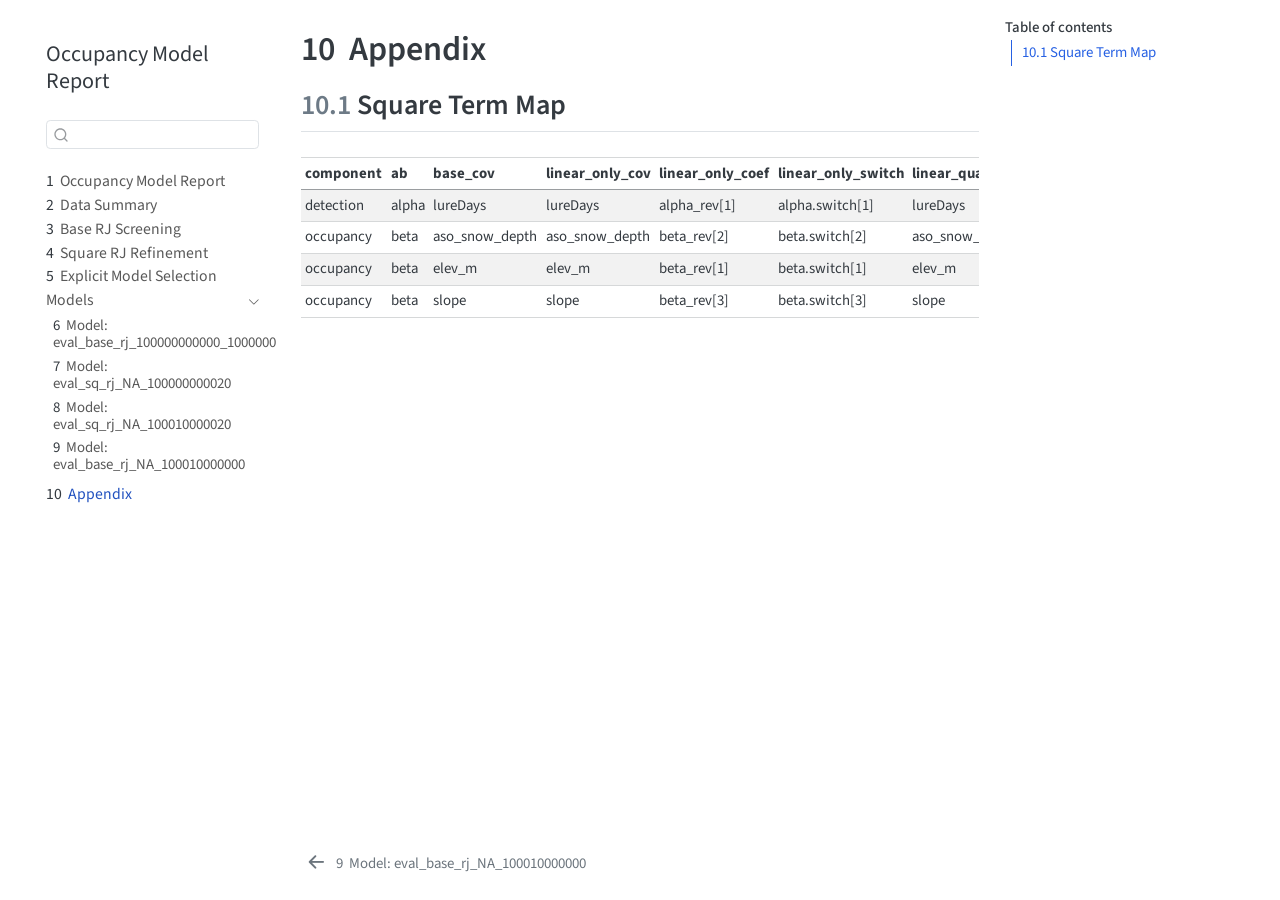
<file: 99_appendix.html>
<!DOCTYPE html>
<html xmlns="http://www.w3.org/1999/xhtml" lang="en" xml:lang="en"><head>

<meta charset="utf-8">
<meta name="generator" content="quarto-1.8.25">

<meta name="viewport" content="width=device-width, initial-scale=1.0, user-scalable=yes">


<title>10&nbsp; Appendix – Occupancy Model Report</title>
<style>
code{white-space: pre-wrap;}
span.smallcaps{font-variant: small-caps;}
div.columns{display: flex; gap: min(4vw, 1.5em);}
div.column{flex: auto; overflow-x: auto;}
div.hanging-indent{margin-left: 1.5em; text-indent: -1.5em;}
ul.task-list{list-style: none;}
ul.task-list li input[type="checkbox"] {
  width: 0.8em;
  margin: 0 0.8em 0.2em -1em; /* quarto-specific, see https://github.com/quarto-dev/quarto-cli/issues/4556 */ 
  vertical-align: middle;
}
</style>


<script src="site_libs/quarto-nav/quarto-nav.js"></script>
<script src="site_libs/quarto-nav/headroom.min.js"></script>
<script src="site_libs/clipboard/clipboard.min.js"></script>
<script src="site_libs/quarto-search/autocomplete.umd.js"></script>
<script src="site_libs/quarto-search/fuse.min.js"></script>
<script src="site_libs/quarto-search/quarto-search.js"></script>
<meta name="quarto:offset" content="./">
<link href="./06_model_04_eval_base_rj_NA_100010000000.html" rel="prev">
<script src="site_libs/quarto-html/quarto.js" type="module"></script>
<script src="site_libs/quarto-html/tabsets/tabsets.js" type="module"></script>
<script src="site_libs/quarto-html/axe/axe-check.js" type="module"></script>
<script src="site_libs/quarto-html/popper.min.js"></script>
<script src="site_libs/quarto-html/tippy.umd.min.js"></script>
<script src="site_libs/quarto-html/anchor.min.js"></script>
<link href="site_libs/quarto-html/tippy.css" rel="stylesheet">
<link href="site_libs/quarto-html/quarto-syntax-highlighting-7b89279ff1a6dce999919e0e67d4d9ec.css" rel="stylesheet" id="quarto-text-highlighting-styles">
<script src="site_libs/bootstrap/bootstrap.min.js"></script>
<link href="site_libs/bootstrap/bootstrap-icons.css" rel="stylesheet">
<link href="site_libs/bootstrap/bootstrap-c3b609960432dcc427247b2e11e7ddc9.min.css" rel="stylesheet" append-hash="true" id="quarto-bootstrap" data-mode="light">
<script id="quarto-search-options" type="application/json">{
  "location": "sidebar",
  "copy-button": false,
  "collapse-after": 3,
  "panel-placement": "start",
  "type": "textbox",
  "limit": 50,
  "keyboard-shortcut": [
    "f",
    "/",
    "s"
  ],
  "show-item-context": false,
  "language": {
    "search-no-results-text": "No results",
    "search-matching-documents-text": "matching documents",
    "search-copy-link-title": "Copy link to search",
    "search-hide-matches-text": "Hide additional matches",
    "search-more-match-text": "more match in this document",
    "search-more-matches-text": "more matches in this document",
    "search-clear-button-title": "Clear",
    "search-text-placeholder": "",
    "search-detached-cancel-button-title": "Cancel",
    "search-submit-button-title": "Submit",
    "search-label": "Search"
  }
}</script>


</head>

<body class="nav-sidebar floating quarto-light">

<div id="quarto-search-results"></div>
  <header id="quarto-header" class="headroom fixed-top">
  <nav class="quarto-secondary-nav">
    <div class="container-fluid d-flex">
      <button type="button" class="quarto-btn-toggle btn" data-bs-toggle="collapse" role="button" data-bs-target=".quarto-sidebar-collapse-item" aria-controls="quarto-sidebar" aria-expanded="false" aria-label="Toggle sidebar navigation" onclick="if (window.quartoToggleHeadroom) { window.quartoToggleHeadroom(); }">
        <i class="bi bi-layout-text-sidebar-reverse"></i>
      </button>
        <nav class="quarto-page-breadcrumbs" aria-label="breadcrumb"><ol class="breadcrumb"><li class="breadcrumb-item"><a href="./99_appendix.html"><span class="chapter-number">10</span>&nbsp; <span class="chapter-title">Appendix</span></a></li></ol></nav>
        <a class="flex-grow-1" role="navigation" data-bs-toggle="collapse" data-bs-target=".quarto-sidebar-collapse-item" aria-controls="quarto-sidebar" aria-expanded="false" aria-label="Toggle sidebar navigation" onclick="if (window.quartoToggleHeadroom) { window.quartoToggleHeadroom(); }">      
        </a>
      <button type="button" class="btn quarto-search-button" aria-label="Search" onclick="window.quartoOpenSearch();">
        <i class="bi bi-search"></i>
      </button>
    </div>
  </nav>
</header>
<!-- content -->
<div id="quarto-content" class="quarto-container page-columns page-rows-contents page-layout-article">
<!-- sidebar -->
  <nav id="quarto-sidebar" class="sidebar collapse collapse-horizontal quarto-sidebar-collapse-item sidebar-navigation floating overflow-auto">
    <div class="pt-lg-2 mt-2 text-left sidebar-header sidebar-header-stacked">
      <a href="./index.html" class="sidebar-logo-link">
      </a>
    <div class="sidebar-title mb-0 py-0">
      <a href="./">Occupancy Model Report</a> 
    </div>
      </div>
        <div class="mt-2 flex-shrink-0 align-items-center">
        <div class="sidebar-search">
        <div id="quarto-search" class="" title="Search"></div>
        </div>
        </div>
    <div class="sidebar-menu-container"> 
    <ul class="list-unstyled mt-1">
        <li class="sidebar-item">
  <div class="sidebar-item-container"> 
  <a href="./index.html" class="sidebar-item-text sidebar-link">
 <span class="menu-text"><span class="chapter-number">1</span>&nbsp; <span class="chapter-title">Occupancy Model Report</span></span></a>
  </div>
</li>
        <li class="sidebar-item">
  <div class="sidebar-item-container"> 
  <a href="./01_data_summary.html" class="sidebar-item-text sidebar-link">
 <span class="menu-text"><span class="chapter-number">2</span>&nbsp; <span class="chapter-title">Data Summary</span></span></a>
  </div>
</li>
        <li class="sidebar-item">
  <div class="sidebar-item-container"> 
  <a href="./02a_base_rj_screening.html" class="sidebar-item-text sidebar-link">
 <span class="menu-text"><span class="chapter-number">3</span>&nbsp; <span class="chapter-title">Base RJ Screening</span></span></a>
  </div>
</li>
        <li class="sidebar-item">
  <div class="sidebar-item-container"> 
  <a href="./02b_square_rj_refinement.html" class="sidebar-item-text sidebar-link">
 <span class="menu-text"><span class="chapter-number">4</span>&nbsp; <span class="chapter-title">Square RJ Refinement</span></span></a>
  </div>
</li>
        <li class="sidebar-item">
  <div class="sidebar-item-container"> 
  <a href="./03_explicit_model_selection.html" class="sidebar-item-text sidebar-link">
 <span class="menu-text"><span class="chapter-number">5</span>&nbsp; <span class="chapter-title">Explicit Model Selection</span></span></a>
  </div>
</li>
        <li class="sidebar-item sidebar-item-section">
      <div class="sidebar-item-container"> 
            <a class="sidebar-item-text sidebar-link text-start" data-bs-toggle="collapse" data-bs-target="#quarto-sidebar-section-1" role="navigation" aria-expanded="true">
 <span class="menu-text">Models</span></a>
          <a class="sidebar-item-toggle text-start" data-bs-toggle="collapse" data-bs-target="#quarto-sidebar-section-1" role="navigation" aria-expanded="true" aria-label="Toggle section">
            <i class="bi bi-chevron-right ms-2"></i>
          </a> 
      </div>
      <ul id="quarto-sidebar-section-1" class="collapse list-unstyled sidebar-section depth1 show">  
          <li class="sidebar-item">
  <div class="sidebar-item-container"> 
  <a href="./06_model_01_eval_base_rj_100000000000_100000000000.html" class="sidebar-item-text sidebar-link">
 <span class="menu-text"><span class="chapter-number">6</span>&nbsp; <span class="chapter-title">Model: eval_base_rj_100000000000_100000000000</span></span></a>
  </div>
</li>
          <li class="sidebar-item">
  <div class="sidebar-item-container"> 
  <a href="./06_model_02_eval_sq_rj_NA_100000000020.html" class="sidebar-item-text sidebar-link">
 <span class="menu-text"><span class="chapter-number">7</span>&nbsp; <span class="chapter-title">Model: eval_sq_rj_NA_100000000020</span></span></a>
  </div>
</li>
          <li class="sidebar-item">
  <div class="sidebar-item-container"> 
  <a href="./06_model_03_eval_sq_rj_NA_100010000020.html" class="sidebar-item-text sidebar-link">
 <span class="menu-text"><span class="chapter-number">8</span>&nbsp; <span class="chapter-title">Model: eval_sq_rj_NA_100010000020</span></span></a>
  </div>
</li>
          <li class="sidebar-item">
  <div class="sidebar-item-container"> 
  <a href="./06_model_04_eval_base_rj_NA_100010000000.html" class="sidebar-item-text sidebar-link">
 <span class="menu-text"><span class="chapter-number">9</span>&nbsp; <span class="chapter-title">Model: eval_base_rj_NA_100010000000</span></span></a>
  </div>
</li>
      </ul>
  </li>
        <li class="sidebar-item">
  <div class="sidebar-item-container"> 
  <a href="./99_appendix.html" class="sidebar-item-text sidebar-link active">
 <span class="menu-text"><span class="chapter-number">10</span>&nbsp; <span class="chapter-title">Appendix</span></span></a>
  </div>
</li>
    </ul>
    </div>
</nav>
<div id="quarto-sidebar-glass" class="quarto-sidebar-collapse-item" data-bs-toggle="collapse" data-bs-target=".quarto-sidebar-collapse-item"></div>
<!-- margin-sidebar -->
    <div id="quarto-margin-sidebar" class="sidebar margin-sidebar">
        <nav id="TOC" role="doc-toc" class="toc-active">
    <h2 id="toc-title">Table of contents</h2>
   
  <ul>
  <li><a href="#square-term-map" id="toc-square-term-map" class="nav-link active" data-scroll-target="#square-term-map"><span class="header-section-number">10.1</span> Square Term Map</a></li>
  </ul>
</nav>
    </div>
<!-- main -->
<main class="content" id="quarto-document-content">

<header id="title-block-header" class="quarto-title-block default">
<div class="quarto-title">
<h1 class="title"><span class="chapter-number">10</span>&nbsp; <span class="chapter-title">Appendix</span></h1>
</div>



<div class="quarto-title-meta">

    
  
    
  </div>
  


</header>


<section id="square-term-map" class="level2" data-number="10.1">
<h2 data-number="10.1" class="anchored" data-anchor-id="square-term-map"><span class="header-section-number">10.1</span> Square Term Map</h2>
<div class="cell">
<div class="cell-output-display">
<table class="caption-top table table-sm table-striped small">
<colgroup>
<col style="width: 6%">
<col style="width: 3%">
<col style="width: 9%">
<col style="width: 9%">
<col style="width: 10%">
<col style="width: 11%">
<col style="width: 9%">
<col style="width: 10%">
<col style="width: 10%">
<col style="width: 7%">
<col style="width: 11%">
</colgroup>
<thead>
<tr class="header">
<th style="text-align: left;">component</th>
<th style="text-align: left;">ab</th>
<th style="text-align: left;">base_cov</th>
<th style="text-align: left;">linear_only_cov</th>
<th style="text-align: left;">linear_only_coef</th>
<th style="text-align: left;">linear_only_switch</th>
<th style="text-align: left;">linear_quad_cov</th>
<th style="text-align: left;">linear_quad_coef</th>
<th style="text-align: left;">sq_cov</th>
<th style="text-align: left;">sq_coef</th>
<th style="text-align: left;">sq_switch</th>
</tr>
</thead>
<tbody>
<tr class="odd">
<td style="text-align: left;">detection</td>
<td style="text-align: left;">alpha</td>
<td style="text-align: left;">lureDays</td>
<td style="text-align: left;">lureDays</td>
<td style="text-align: left;">alpha_rev[1]</td>
<td style="text-align: left;">alpha.switch[1]</td>
<td style="text-align: left;">lureDays</td>
<td style="text-align: left;">alpha_lin[1]</td>
<td style="text-align: left;">lureDays_sq</td>
<td style="text-align: left;">alpha_sq[1]</td>
<td style="text-align: left;">alpha.switch_sq[1]</td>
</tr>
<tr class="even">
<td style="text-align: left;">occupancy</td>
<td style="text-align: left;">beta</td>
<td style="text-align: left;">aso_snow_depth</td>
<td style="text-align: left;">aso_snow_depth</td>
<td style="text-align: left;">beta_rev[2]</td>
<td style="text-align: left;">beta.switch[2]</td>
<td style="text-align: left;">aso_snow_depth</td>
<td style="text-align: left;">beta_lin[2]</td>
<td style="text-align: left;">aso_snow_depth_sq</td>
<td style="text-align: left;">beta_sq[2]</td>
<td style="text-align: left;">beta.switch_sq[2]</td>
</tr>
<tr class="odd">
<td style="text-align: left;">occupancy</td>
<td style="text-align: left;">beta</td>
<td style="text-align: left;">elev_m</td>
<td style="text-align: left;">elev_m</td>
<td style="text-align: left;">beta_rev[1]</td>
<td style="text-align: left;">beta.switch[1]</td>
<td style="text-align: left;">elev_m</td>
<td style="text-align: left;">beta_lin[1]</td>
<td style="text-align: left;">elev_m_sq</td>
<td style="text-align: left;">beta_sq[1]</td>
<td style="text-align: left;">beta.switch_sq[1]</td>
</tr>
<tr class="even">
<td style="text-align: left;">occupancy</td>
<td style="text-align: left;">beta</td>
<td style="text-align: left;">slope</td>
<td style="text-align: left;">slope</td>
<td style="text-align: left;">beta_rev[3]</td>
<td style="text-align: left;">beta.switch[3]</td>
<td style="text-align: left;">slope</td>
<td style="text-align: left;">beta_lin[3]</td>
<td style="text-align: left;">slope_sq</td>
<td style="text-align: left;">beta_sq[3]</td>
<td style="text-align: left;">beta.switch_sq[3]</td>
</tr>
</tbody>
</table>
</div>
</div>


</section>

</main> <!-- /main -->
<script id="quarto-html-after-body" type="application/javascript">
  window.document.addEventListener("DOMContentLoaded", function (event) {
    const icon = "";
    const anchorJS = new window.AnchorJS();
    anchorJS.options = {
      placement: 'right',
      icon: icon
    };
    anchorJS.add('.anchored');
    const isCodeAnnotation = (el) => {
      for (const clz of el.classList) {
        if (clz.startsWith('code-annotation-')) {                     
          return true;
        }
      }
      return false;
    }
    const onCopySuccess = function(e) {
      // button target
      const button = e.trigger;
      // don't keep focus
      button.blur();
      // flash "checked"
      button.classList.add('code-copy-button-checked');
      var currentTitle = button.getAttribute("title");
      button.setAttribute("title", "Copied!");
      let tooltip;
      if (window.bootstrap) {
        button.setAttribute("data-bs-toggle", "tooltip");
        button.setAttribute("data-bs-placement", "left");
        button.setAttribute("data-bs-title", "Copied!");
        tooltip = new bootstrap.Tooltip(button, 
          { trigger: "manual", 
            customClass: "code-copy-button-tooltip",
            offset: [0, -8]});
        tooltip.show();    
      }
      setTimeout(function() {
        if (tooltip) {
          tooltip.hide();
          button.removeAttribute("data-bs-title");
          button.removeAttribute("data-bs-toggle");
          button.removeAttribute("data-bs-placement");
        }
        button.setAttribute("title", currentTitle);
        button.classList.remove('code-copy-button-checked');
      }, 1000);
      // clear code selection
      e.clearSelection();
    }
    const getTextToCopy = function(trigger) {
      const outerScaffold = trigger.parentElement.cloneNode(true);
      const codeEl = outerScaffold.querySelector('code');
      for (const childEl of codeEl.children) {
        if (isCodeAnnotation(childEl)) {
          childEl.remove();
        }
      }
      return codeEl.innerText;
    }
    const clipboard = new window.ClipboardJS('.code-copy-button:not([data-in-quarto-modal])', {
      text: getTextToCopy
    });
    clipboard.on('success', onCopySuccess);
    if (window.document.getElementById('quarto-embedded-source-code-modal')) {
      const clipboardModal = new window.ClipboardJS('.code-copy-button[data-in-quarto-modal]', {
        text: getTextToCopy,
        container: window.document.getElementById('quarto-embedded-source-code-modal')
      });
      clipboardModal.on('success', onCopySuccess);
    }
      var localhostRegex = new RegExp(/^(?:http|https):\/\/localhost\:?[0-9]*\//);
      var mailtoRegex = new RegExp(/^mailto:/);
        var filterRegex = new RegExp('/' + window.location.host + '/');
      var isInternal = (href) => {
          return filterRegex.test(href) || localhostRegex.test(href) || mailtoRegex.test(href);
      }
      // Inspect non-navigation links and adorn them if external
     var links = window.document.querySelectorAll('a[href]:not(.nav-link):not(.navbar-brand):not(.toc-action):not(.sidebar-link):not(.sidebar-item-toggle):not(.pagination-link):not(.no-external):not([aria-hidden]):not(.dropdown-item):not(.quarto-navigation-tool):not(.about-link)');
      for (var i=0; i<links.length; i++) {
        const link = links[i];
        if (!isInternal(link.href)) {
          // undo the damage that might have been done by quarto-nav.js in the case of
          // links that we want to consider external
          if (link.dataset.originalHref !== undefined) {
            link.href = link.dataset.originalHref;
          }
        }
      }
    function tippyHover(el, contentFn, onTriggerFn, onUntriggerFn) {
      const config = {
        allowHTML: true,
        maxWidth: 500,
        delay: 100,
        arrow: false,
        appendTo: function(el) {
            return el.parentElement;
        },
        interactive: true,
        interactiveBorder: 10,
        theme: 'quarto',
        placement: 'bottom-start',
      };
      if (contentFn) {
        config.content = contentFn;
      }
      if (onTriggerFn) {
        config.onTrigger = onTriggerFn;
      }
      if (onUntriggerFn) {
        config.onUntrigger = onUntriggerFn;
      }
      window.tippy(el, config); 
    }
    const noterefs = window.document.querySelectorAll('a[role="doc-noteref"]');
    for (var i=0; i<noterefs.length; i++) {
      const ref = noterefs[i];
      tippyHover(ref, function() {
        // use id or data attribute instead here
        let href = ref.getAttribute('data-footnote-href') || ref.getAttribute('href');
        try { href = new URL(href).hash; } catch {}
        const id = href.replace(/^#\/?/, "");
        const note = window.document.getElementById(id);
        if (note) {
          return note.innerHTML;
        } else {
          return "";
        }
      });
    }
    const xrefs = window.document.querySelectorAll('a.quarto-xref');
    const processXRef = (id, note) => {
      // Strip column container classes
      const stripColumnClz = (el) => {
        el.classList.remove("page-full", "page-columns");
        if (el.children) {
          for (const child of el.children) {
            stripColumnClz(child);
          }
        }
      }
      stripColumnClz(note)
      if (id === null || id.startsWith('sec-')) {
        // Special case sections, only their first couple elements
        const container = document.createElement("div");
        if (note.children && note.children.length > 2) {
          container.appendChild(note.children[0].cloneNode(true));
          for (let i = 1; i < note.children.length; i++) {
            const child = note.children[i];
            if (child.tagName === "P" && child.innerText === "") {
              continue;
            } else {
              container.appendChild(child.cloneNode(true));
              break;
            }
          }
          if (window.Quarto?.typesetMath) {
            window.Quarto.typesetMath(container);
          }
          return container.innerHTML
        } else {
          if (window.Quarto?.typesetMath) {
            window.Quarto.typesetMath(note);
          }
          return note.innerHTML;
        }
      } else {
        // Remove any anchor links if they are present
        const anchorLink = note.querySelector('a.anchorjs-link');
        if (anchorLink) {
          anchorLink.remove();
        }
        if (window.Quarto?.typesetMath) {
          window.Quarto.typesetMath(note);
        }
        if (note.classList.contains("callout")) {
          return note.outerHTML;
        } else {
          return note.innerHTML;
        }
      }
    }
    for (var i=0; i<xrefs.length; i++) {
      const xref = xrefs[i];
      tippyHover(xref, undefined, function(instance) {
        instance.disable();
        let url = xref.getAttribute('href');
        let hash = undefined; 
        if (url.startsWith('#')) {
          hash = url;
        } else {
          try { hash = new URL(url).hash; } catch {}
        }
        if (hash) {
          const id = hash.replace(/^#\/?/, "");
          const note = window.document.getElementById(id);
          if (note !== null) {
            try {
              const html = processXRef(id, note.cloneNode(true));
              instance.setContent(html);
            } finally {
              instance.enable();
              instance.show();
            }
          } else {
            // See if we can fetch this
            fetch(url.split('#')[0])
            .then(res => res.text())
            .then(html => {
              const parser = new DOMParser();
              const htmlDoc = parser.parseFromString(html, "text/html");
              const note = htmlDoc.getElementById(id);
              if (note !== null) {
                const html = processXRef(id, note);
                instance.setContent(html);
              } 
            }).finally(() => {
              instance.enable();
              instance.show();
            });
          }
        } else {
          // See if we can fetch a full url (with no hash to target)
          // This is a special case and we should probably do some content thinning / targeting
          fetch(url)
          .then(res => res.text())
          .then(html => {
            const parser = new DOMParser();
            const htmlDoc = parser.parseFromString(html, "text/html");
            const note = htmlDoc.querySelector('main.content');
            if (note !== null) {
              // This should only happen for chapter cross references
              // (since there is no id in the URL)
              // remove the first header
              if (note.children.length > 0 && note.children[0].tagName === "HEADER") {
                note.children[0].remove();
              }
              const html = processXRef(null, note);
              instance.setContent(html);
            } 
          }).finally(() => {
            instance.enable();
            instance.show();
          });
        }
      }, function(instance) {
      });
    }
        let selectedAnnoteEl;
        const selectorForAnnotation = ( cell, annotation) => {
          let cellAttr = 'data-code-cell="' + cell + '"';
          let lineAttr = 'data-code-annotation="' +  annotation + '"';
          const selector = 'span[' + cellAttr + '][' + lineAttr + ']';
          return selector;
        }
        const selectCodeLines = (annoteEl) => {
          const doc = window.document;
          const targetCell = annoteEl.getAttribute("data-target-cell");
          const targetAnnotation = annoteEl.getAttribute("data-target-annotation");
          const annoteSpan = window.document.querySelector(selectorForAnnotation(targetCell, targetAnnotation));
          const lines = annoteSpan.getAttribute("data-code-lines").split(",");
          const lineIds = lines.map((line) => {
            return targetCell + "-" + line;
          })
          let top = null;
          let height = null;
          let parent = null;
          if (lineIds.length > 0) {
              //compute the position of the single el (top and bottom and make a div)
              const el = window.document.getElementById(lineIds[0]);
              top = el.offsetTop;
              height = el.offsetHeight;
              parent = el.parentElement.parentElement;
            if (lineIds.length > 1) {
              const lastEl = window.document.getElementById(lineIds[lineIds.length - 1]);
              const bottom = lastEl.offsetTop + lastEl.offsetHeight;
              height = bottom - top;
            }
            if (top !== null && height !== null && parent !== null) {
              // cook up a div (if necessary) and position it 
              let div = window.document.getElementById("code-annotation-line-highlight");
              if (div === null) {
                div = window.document.createElement("div");
                div.setAttribute("id", "code-annotation-line-highlight");
                div.style.position = 'absolute';
                parent.appendChild(div);
              }
              div.style.top = top - 2 + "px";
              div.style.height = height + 4 + "px";
              div.style.left = 0;
              let gutterDiv = window.document.getElementById("code-annotation-line-highlight-gutter");
              if (gutterDiv === null) {
                gutterDiv = window.document.createElement("div");
                gutterDiv.setAttribute("id", "code-annotation-line-highlight-gutter");
                gutterDiv.style.position = 'absolute';
                const codeCell = window.document.getElementById(targetCell);
                const gutter = codeCell.querySelector('.code-annotation-gutter');
                gutter.appendChild(gutterDiv);
              }
              gutterDiv.style.top = top - 2 + "px";
              gutterDiv.style.height = height + 4 + "px";
            }
            selectedAnnoteEl = annoteEl;
          }
        };
        const unselectCodeLines = () => {
          const elementsIds = ["code-annotation-line-highlight", "code-annotation-line-highlight-gutter"];
          elementsIds.forEach((elId) => {
            const div = window.document.getElementById(elId);
            if (div) {
              div.remove();
            }
          });
          selectedAnnoteEl = undefined;
        };
          // Handle positioning of the toggle
      window.addEventListener(
        "resize",
        throttle(() => {
          elRect = undefined;
          if (selectedAnnoteEl) {
            selectCodeLines(selectedAnnoteEl);
          }
        }, 10)
      );
      function throttle(fn, ms) {
      let throttle = false;
      let timer;
        return (...args) => {
          if(!throttle) { // first call gets through
              fn.apply(this, args);
              throttle = true;
          } else { // all the others get throttled
              if(timer) clearTimeout(timer); // cancel #2
              timer = setTimeout(() => {
                fn.apply(this, args);
                timer = throttle = false;
              }, ms);
          }
        };
      }
        // Attach click handler to the DT
        const annoteDls = window.document.querySelectorAll('dt[data-target-cell]');
        for (const annoteDlNode of annoteDls) {
          annoteDlNode.addEventListener('click', (event) => {
            const clickedEl = event.target;
            if (clickedEl !== selectedAnnoteEl) {
              unselectCodeLines();
              const activeEl = window.document.querySelector('dt[data-target-cell].code-annotation-active');
              if (activeEl) {
                activeEl.classList.remove('code-annotation-active');
              }
              selectCodeLines(clickedEl);
              clickedEl.classList.add('code-annotation-active');
            } else {
              // Unselect the line
              unselectCodeLines();
              clickedEl.classList.remove('code-annotation-active');
            }
          });
        }
    const findCites = (el) => {
      const parentEl = el.parentElement;
      if (parentEl) {
        const cites = parentEl.dataset.cites;
        if (cites) {
          return {
            el,
            cites: cites.split(' ')
          };
        } else {
          return findCites(el.parentElement)
        }
      } else {
        return undefined;
      }
    };
    var bibliorefs = window.document.querySelectorAll('a[role="doc-biblioref"]');
    for (var i=0; i<bibliorefs.length; i++) {
      const ref = bibliorefs[i];
      const citeInfo = findCites(ref);
      if (citeInfo) {
        tippyHover(citeInfo.el, function() {
          var popup = window.document.createElement('div');
          citeInfo.cites.forEach(function(cite) {
            var citeDiv = window.document.createElement('div');
            citeDiv.classList.add('hanging-indent');
            citeDiv.classList.add('csl-entry');
            var biblioDiv = window.document.getElementById('ref-' + cite);
            if (biblioDiv) {
              citeDiv.innerHTML = biblioDiv.innerHTML;
            }
            popup.appendChild(citeDiv);
          });
          return popup.innerHTML;
        });
      }
    }
  });
  </script>
<nav class="page-navigation">
  <div class="nav-page nav-page-previous">
      <a href="./06_model_04_eval_base_rj_NA_100010000000.html" class="pagination-link" aria-label="Model: eval_base_rj_NA_100010000000">
        <i class="bi bi-arrow-left-short"></i> <span class="nav-page-text"><span class="chapter-number">9</span>&nbsp; <span class="chapter-title">Model: eval_base_rj_NA_100010000000</span></span>
      </a>          
  </div>
  <div class="nav-page nav-page-next">
  </div>
</nav>
</div> <!-- /content -->




</body></html>
</file>
<file: site_libs/quarto-html/tippy.css>
.tippy-box[data-animation=fade][data-state=hidden]{opacity:0}[data-tippy-root]{max-width:calc(100vw - 10px)}.tippy-box{position:relative;background-color:#333;color:#fff;border-radius:4px;font-size:14px;line-height:1.4;white-space:normal;outline:0;transition-property:transform,visibility,opacity}.tippy-box[data-placement^=top]>.tippy-arrow{bottom:0}.tippy-box[data-placement^=top]>.tippy-arrow:before{bottom:-7px;left:0;border-width:8px 8px 0;border-top-color:initial;transform-origin:center top}.tippy-box[data-placement^=bottom]>.tippy-arrow{top:0}.tippy-box[data-placement^=bottom]>.tippy-arrow:before{top:-7px;left:0;border-width:0 8px 8px;border-bottom-color:initial;transform-origin:center bottom}.tippy-box[data-placement^=left]>.tippy-arrow{right:0}.tippy-box[data-placement^=left]>.tippy-arrow:before{border-width:8px 0 8px 8px;border-left-color:initial;right:-7px;transform-origin:center left}.tippy-box[data-placement^=right]>.tippy-arrow{left:0}.tippy-box[data-placement^=right]>.tippy-arrow:before{left:-7px;border-width:8px 8px 8px 0;border-right-color:initial;transform-origin:center right}.tippy-box[data-inertia][data-state=visible]{transition-timing-function:cubic-bezier(.54,1.5,.38,1.11)}.tippy-arrow{width:16px;height:16px;color:#333}.tippy-arrow:before{content:"";position:absolute;border-color:transparent;border-style:solid}.tippy-content{position:relative;padding:5px 9px;z-index:1}
</file>
<file: site_libs/quarto-html/quarto-syntax-highlighting-7b89279ff1a6dce999919e0e67d4d9ec.css>
/* quarto syntax highlight colors */
:root {
  --quarto-hl-ot-color: #003B4F;
  --quarto-hl-at-color: #657422;
  --quarto-hl-ss-color: #20794D;
  --quarto-hl-an-color: #5E5E5E;
  --quarto-hl-fu-color: #4758AB;
  --quarto-hl-st-color: #20794D;
  --quarto-hl-cf-color: #003B4F;
  --quarto-hl-op-color: #5E5E5E;
  --quarto-hl-er-color: #AD0000;
  --quarto-hl-bn-color: #AD0000;
  --quarto-hl-al-color: #AD0000;
  --quarto-hl-va-color: #111111;
  --quarto-hl-bu-color: inherit;
  --quarto-hl-ex-color: inherit;
  --quarto-hl-pp-color: #AD0000;
  --quarto-hl-in-color: #5E5E5E;
  --quarto-hl-vs-color: #20794D;
  --quarto-hl-wa-color: #5E5E5E;
  --quarto-hl-do-color: #5E5E5E;
  --quarto-hl-im-color: #00769E;
  --quarto-hl-ch-color: #20794D;
  --quarto-hl-dt-color: #AD0000;
  --quarto-hl-fl-color: #AD0000;
  --quarto-hl-co-color: #5E5E5E;
  --quarto-hl-cv-color: #5E5E5E;
  --quarto-hl-cn-color: #8f5902;
  --quarto-hl-sc-color: #5E5E5E;
  --quarto-hl-dv-color: #AD0000;
  --quarto-hl-kw-color: #003B4F;
}

/* other quarto variables */
:root {
  --quarto-font-monospace: SFMono-Regular, Menlo, Monaco, Consolas, "Liberation Mono", "Courier New", monospace;
}

/* syntax highlight based on Pandoc's rules */
pre > code.sourceCode > span {
  color: #003B4F;
}

code.sourceCode > span {
  color: #003B4F;
}

div.sourceCode,
div.sourceCode pre.sourceCode {
  color: #003B4F;
}

/* Normal */
code span {
  color: #003B4F;
}

/* Alert */
code span.al {
  color: #AD0000;
  font-style: inherit;
}

/* Annotation */
code span.an {
  color: #5E5E5E;
  font-style: inherit;
}

/* Attribute */
code span.at {
  color: #657422;
  font-style: inherit;
}

/* BaseN */
code span.bn {
  color: #AD0000;
  font-style: inherit;
}

/* BuiltIn */
code span.bu {
  font-style: inherit;
}

/* ControlFlow */
code span.cf {
  color: #003B4F;
  font-weight: bold;
  font-style: inherit;
}

/* Char */
code span.ch {
  color: #20794D;
  font-style: inherit;
}

/* Constant */
code span.cn {
  color: #8f5902;
  font-style: inherit;
}

/* Comment */
code span.co {
  color: #5E5E5E;
  font-style: inherit;
}

/* CommentVar */
code span.cv {
  color: #5E5E5E;
  font-style: italic;
}

/* Documentation */
code span.do {
  color: #5E5E5E;
  font-style: italic;
}

/* DataType */
code span.dt {
  color: #AD0000;
  font-style: inherit;
}

/* DecVal */
code span.dv {
  color: #AD0000;
  font-style: inherit;
}

/* Error */
code span.er {
  color: #AD0000;
  font-style: inherit;
}

/* Extension */
code span.ex {
  font-style: inherit;
}

/* Float */
code span.fl {
  color: #AD0000;
  font-style: inherit;
}

/* Function */
code span.fu {
  color: #4758AB;
  font-style: inherit;
}

/* Import */
code span.im {
  color: #00769E;
  font-style: inherit;
}

/* Information */
code span.in {
  color: #5E5E5E;
  font-style: inherit;
}

/* Keyword */
code span.kw {
  color: #003B4F;
  font-weight: bold;
  font-style: inherit;
}

/* Operator */
code span.op {
  color: #5E5E5E;
  font-style: inherit;
}

/* Other */
code span.ot {
  color: #003B4F;
  font-style: inherit;
}

/* Preprocessor */
code span.pp {
  color: #AD0000;
  font-style: inherit;
}

/* SpecialChar */
code span.sc {
  color: #5E5E5E;
  font-style: inherit;
}

/* SpecialString */
code span.ss {
  color: #20794D;
  font-style: inherit;
}

/* String */
code span.st {
  color: #20794D;
  font-style: inherit;
}

/* Variable */
code span.va {
  color: #111111;
  font-style: inherit;
}

/* VerbatimString */
code span.vs {
  color: #20794D;
  font-style: inherit;
}

/* Warning */
code span.wa {
  color: #5E5E5E;
  font-style: italic;
}

.prevent-inlining {
  content: "</";
}

/*# sourceMappingURL=3944bc705cfaf4c80e56f77c5205168a.css.map */
</file>
